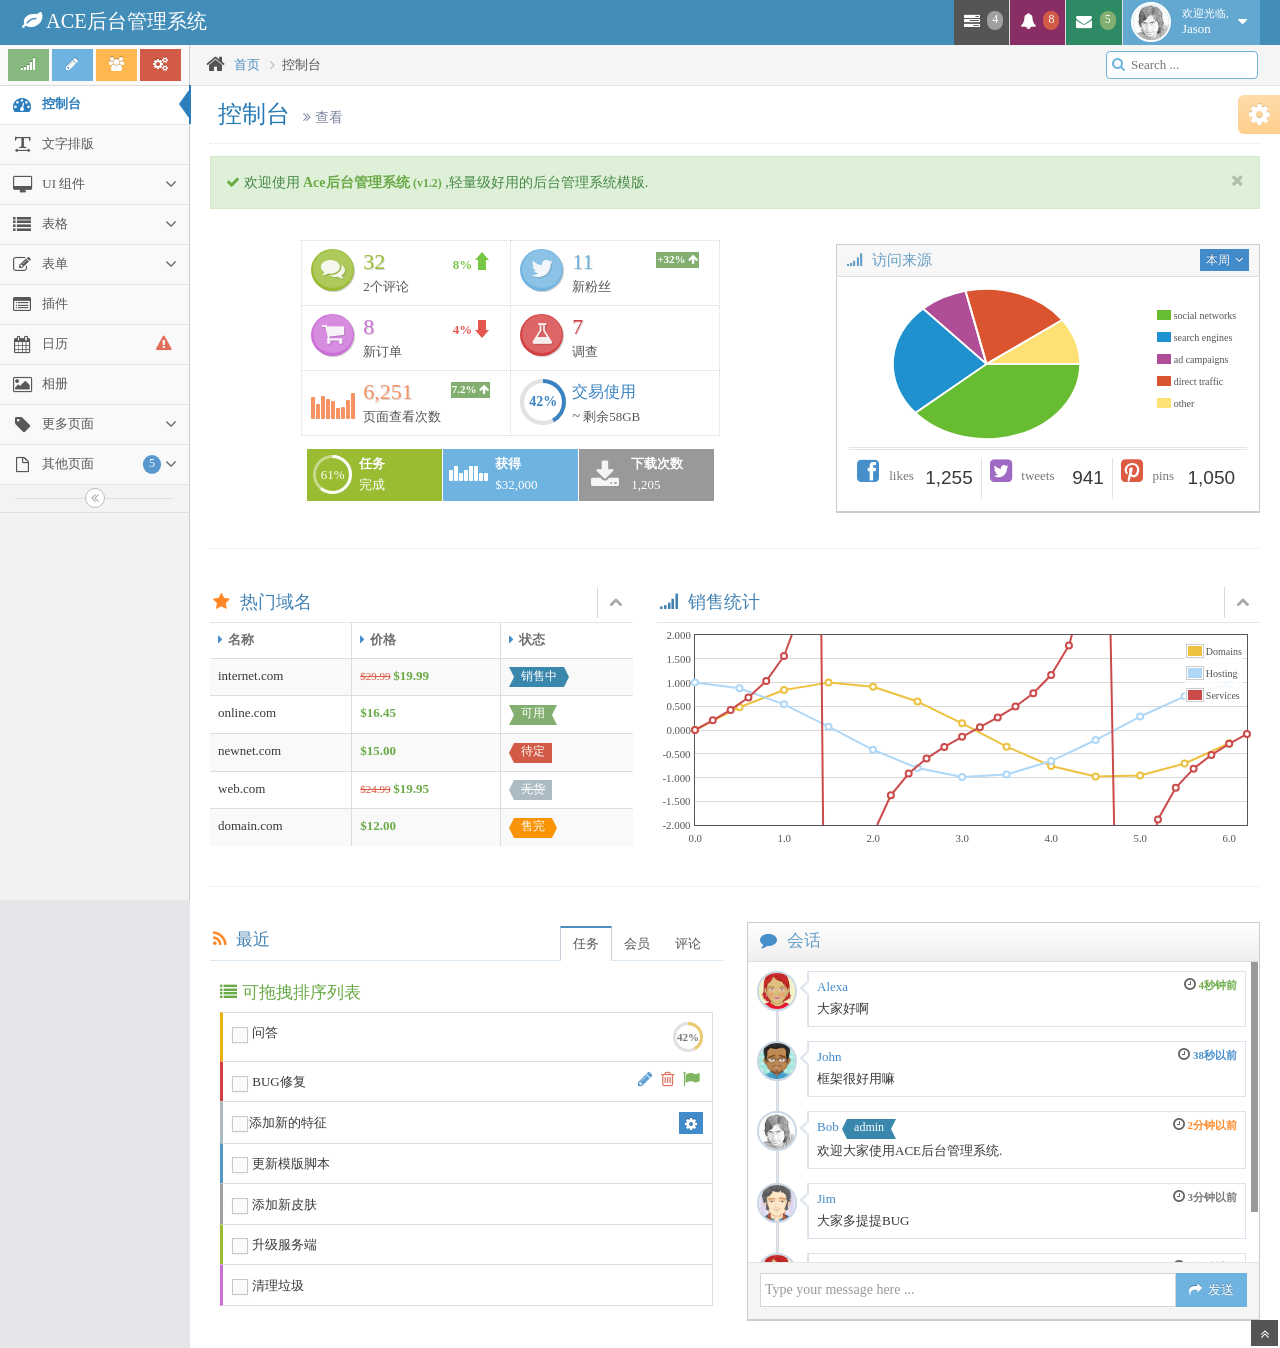
<file: WMS.Web.Admin/assets/ace_demo/index.html>
﻿<!DOCTYPE html>
<html lang="en">
	<head>
		<meta charset="utf-8" />
		<title>控制台 - Bootstrap后台管理系统模版Ace下载</title>
		<meta name="keywords" content="Bootstrap模版,Bootstrap模版下载,Bootstrap教程,Bootstrap中文" />
		<meta name="description" content="站长素材提供Bootstrap模版,Bootstrap教程,Bootstrap中文翻译等相关Bootstrap插件下载" />
		<meta name="viewport" content="width=device-width, initial-scale=1.0" />
		<!-- basic styles -->
		<link href="assets/css/bootstrap.min.css" rel="stylesheet" />
		<link rel="stylesheet" href="assets/css/font-awesome.min.css" />

		<!--[if IE 7]>
		  <link rel="stylesheet" href="assets/css/font-awesome-ie7.min.css" />
		<![endif]-->

		<!-- page specific plugin styles -->

		<!-- fonts -->

		<!--<link rel="stylesheet" href="http://fonts.googleapis.com/css?family=Open+Sans:400,300" />-->

		<!-- ace styles -->

		<link rel="stylesheet" href="assets/css/ace.min.css" />
		<link rel="stylesheet" href="assets/css/ace-rtl.min.css" />
		<link rel="stylesheet" href="assets/css/ace-skins.min.css" />

		<!--[if lte IE 8]>
		  <link rel="stylesheet" href="assets/css/ace-ie.min.css" />
		<![endif]-->

		<!-- inline styles related to this page -->

		<!-- ace settings handler -->

		<script src="assets/js/ace-extra.min.js"></script>

		<!-- HTML5 shim and Respond.js IE8 support of HTML5 elements and media queries -->

		<!--[if lt IE 9]>
		<script src="assets/js/html5shiv.js"></script>
		<script src="assets/js/respond.min.js"></script>
		<![endif]-->
	</head>

	<body>
		<div class="navbar navbar-default" id="navbar">
			<script type="text/javascript">
				try{ace.settings.check('navbar' , 'fixed')}catch(e){}
			</script>

			<div class="navbar-container" id="navbar-container">
				<div class="navbar-header pull-left">
					<a href="#" class="navbar-brand">
						<small>
							<i class="icon-leaf"></i>
							ACE后台管理系统
						</small>
					</a><!-- /.brand -->
				</div><!-- /.navbar-header -->

				<div class="navbar-header pull-right" role="navigation">
					<ul class="nav ace-nav">
						<li class="grey">
							<a data-toggle="dropdown" class="dropdown-toggle" href="#">
								<i class="icon-tasks"></i>
								<span class="badge badge-grey">4</span>
							</a>

							<ul class="pull-right dropdown-navbar dropdown-menu dropdown-caret dropdown-close">
								<li class="dropdown-header">
									<i class="icon-ok"></i>
									还有4个任务完成
								</li>

								<li>
									<a href="#">
										<div class="clearfix">
											<span class="pull-left">软件更新</span>
											<span class="pull-right">65%</span>
										</div>

										<div class="progress progress-mini ">
											<div style="width:65%" class="progress-bar "></div>
										</div>
									</a>
								</li>

								<li>
									<a href="#">
										<div class="clearfix">
											<span class="pull-left">硬件更新</span>
											<span class="pull-right">35%</span>
										</div>

										<div class="progress progress-mini ">
											<div style="width:35%" class="progress-bar progress-bar-danger"></div>
										</div>
									</a>
								</li>

								<li>
									<a href="#">
										<div class="clearfix">
											<span class="pull-left">单元测试</span>
											<span class="pull-right">15%</span>
										</div>

										<div class="progress progress-mini ">
											<div style="width:15%" class="progress-bar progress-bar-warning"></div>
										</div>
									</a>
								</li>

								<li>
									<a href="#">
										<div class="clearfix">
											<span class="pull-left">错误修复</span>
											<span class="pull-right">90%</span>
										</div>

										<div class="progress progress-mini progress-striped active">
											<div style="width:90%" class="progress-bar progress-bar-success"></div>
										</div>
									</a>
								</li>

								<li>
									<a href="#">
										查看任务详情
										<i class="icon-arrow-right"></i>
									</a>
								</li>
							</ul>
						</li>

						<li class="purple">
							<a data-toggle="dropdown" class="dropdown-toggle" href="#">
								<i class="icon-bell-alt icon-animated-bell"></i>
								<span class="badge badge-important">8</span>
							</a>

							<ul class="pull-right dropdown-navbar navbar-pink dropdown-menu dropdown-caret dropdown-close">
								<li class="dropdown-header">
									<i class="icon-warning-sign"></i>
									8条通知
								</li>

								<li>
									<a href="#">
										<div class="clearfix">
											<span class="pull-left">
												<i class="btn btn-xs no-hover btn-pink icon-comment"></i>
												新闻评论
											</span>
											<span class="pull-right badge badge-info">+12</span>
										</div>
									</a>
								</li>

								<li>
									<a href="#">
										<i class="btn btn-xs btn-primary icon-user"></i>
										切换为编辑登录..
									</a>
								</li>

								<li>
									<a href="#">
										<div class="clearfix">
											<span class="pull-left">
												<i class="btn btn-xs no-hover btn-success icon-shopping-cart"></i>
												新订单
											</span>
											<span class="pull-right badge badge-success">+8</span>
										</div>
									</a>
								</li>

								<li>
									<a href="#">
										<div class="clearfix">
											<span class="pull-left">
												<i class="btn btn-xs no-hover btn-info icon-twitter"></i>
												粉丝
											</span>
											<span class="pull-right badge badge-info">+11</span>
										</div>
									</a>
								</li>

								<li>
									<a href="#">
										查看所有通知
										<i class="icon-arrow-right"></i>
									</a>
								</li>
							</ul>
						</li>

						<li class="green">
							<a data-toggle="dropdown" class="dropdown-toggle" href="#">
								<i class="icon-envelope icon-animated-vertical"></i>
								<span class="badge badge-success">5</span>
							</a>

							<ul class="pull-right dropdown-navbar dropdown-menu dropdown-caret dropdown-close">
								<li class="dropdown-header">
									<i class="icon-envelope-alt"></i>
									5条消息
								</li>

								<li>
									<a href="#">
										<img src="assets/avatars/avatar.png" class="msg-photo" alt="Alex's Avatar" />
										<span class="msg-body">
											<span class="msg-title">
												<span class="blue">Alex:</span>
												不知道写啥 ...
											</span>

											<span class="msg-time">
												<i class="icon-time"></i>
												<span>1分钟以前</span>
											</span>
										</span>
									</a>
								</li>

								<li>
									<a href="#">
										<img src="assets/avatars/avatar3.png" class="msg-photo" alt="Susan's Avatar" />
										<span class="msg-body">
											<span class="msg-title">
												<span class="blue">Susan:</span>
												不知道翻译...
											</span>

											<span class="msg-time">
												<i class="icon-time"></i>
												<span>20分钟以前</span>
											</span>
										</span>
									</a>
								</li>

								<li>
									<a href="#">
										<img src="assets/avatars/avatar4.png" class="msg-photo" alt="Bob's Avatar" />
										<span class="msg-body">
											<span class="msg-title">
												<span class="blue">Bob:</span>
												到底是不是英文 ...
											</span>

											<span class="msg-time">
												<i class="icon-time"></i>
												<span>下午3:15</span>
											</span>
										</span>
									</a>
								</li>

								<li>
									<a href="inbox.html">
										查看所有消息
										<i class="icon-arrow-right"></i>
									</a>
								</li>
							</ul>
						</li>

						<li class="light-blue">
							<a data-toggle="dropdown" href="#" class="dropdown-toggle">
								<img class="nav-user-photo" src="assets/avatars/user.jpg" alt="Jason's Photo" />
								<span class="user-info">
									<small>欢迎光临,</small>
									Jason
								</span>

								<i class="icon-caret-down"></i>
							</a>

							<ul class="user-menu pull-right dropdown-menu dropdown-yellow dropdown-caret dropdown-close">
								<li>
									<a href="#">
										<i class="icon-cog"></i>
										设置
									</a>
								</li>

								<li>
									<a href="#">
										<i class="icon-user"></i>
										个人资料
									</a>
								</li>

								<li class="divider"></li>

								<li>
									<a href="#">
										<i class="icon-off"></i>
										退出
									</a>
								</li>
							</ul>
						</li>
					</ul><!-- /.ace-nav -->
				</div><!-- /.navbar-header -->
			</div><!-- /.container -->
		</div>

		<div class="main-container" id="main-container">
			<script type="text/javascript">
				try{ace.settings.check('main-container' , 'fixed')}catch(e){}
			</script>

			<div class="main-container-inner">
				<a class="menu-toggler" id="menu-toggler" href="#">
					<span class="menu-text"></span>
				</a>

				<div class="sidebar" id="sidebar">
					<script type="text/javascript">
						try{ace.settings.check('sidebar' , 'fixed')}catch(e){}
					</script>

					<div class="sidebar-shortcuts" id="sidebar-shortcuts">
						<div class="sidebar-shortcuts-large" id="sidebar-shortcuts-large">
							<button class="btn btn-success">
								<i class="icon-signal"></i>
							</button>

							<button class="btn btn-info">
								<i class="icon-pencil"></i>
							</button>

							<button class="btn btn-warning">
								<i class="icon-group"></i>
							</button>

							<button class="btn btn-danger">
								<i class="icon-cogs"></i>
							</button>
						</div>

						<div class="sidebar-shortcuts-mini" id="sidebar-shortcuts-mini">
							<span class="btn btn-success"></span>

							<span class="btn btn-info"></span>

							<span class="btn btn-warning"></span>

							<span class="btn btn-danger"></span>
						</div>
					</div><!-- #sidebar-shortcuts -->

					<ul class="nav nav-list">
						<li class="active">
							<a href="index.html">
								<i class="icon-dashboard"></i>
								<span class="menu-text"> 控制台 </span>
							</a>
						</li>

						<li>
							<a href="typography.html">
								<i class="icon-text-width"></i>
								<span class="menu-text"> 文字排版 </span>
							</a>
						</li>

						<li>
							<a href="#" class="dropdown-toggle">
								<i class="icon-desktop"></i>
								<span class="menu-text"> UI 组件 </span>

								<b class="arrow icon-angle-down"></b>
							</a>

							<ul class="submenu">
								<li>
									<a href="elements.html">
										<i class="icon-double-angle-right"></i>
										组件
									</a>
								</li>

								<li>
									<a href="buttons.html">
										<i class="icon-double-angle-right"></i>
										按钮 &amp; 图表
									</a>
								</li>

								<li>
									<a href="treeview.html">
										<i class="icon-double-angle-right"></i>
										树菜单
									</a>
								</li>

								<li>
									<a href="jquery-ui.html">
										<i class="icon-double-angle-right"></i>
										jQuery UI
									</a>
								</li>

								<li>
									<a href="nestable-list.html">
										<i class="icon-double-angle-right"></i>
										可拖拽列表
									</a>
								</li>

								<li>
									<a href="#" class="dropdown-toggle">
										<i class="icon-double-angle-right"></i>

										三级菜单
										<b class="arrow icon-angle-down"></b>
									</a>

									<ul class="submenu">
										<li>
											<a href="#">
												<i class="icon-leaf"></i>
												第一级
											</a>
										</li>

										<li>
											<a href="#" class="dropdown-toggle">
												<i class="icon-pencil"></i>

												第四级
												<b class="arrow icon-angle-down"></b>
											</a>

											<ul class="submenu">
												<li>
													<a href="#">
														<i class="icon-plus"></i>
														添加产品
													</a>
												</li>

												<li>
													<a href="#">
														<i class="icon-eye-open"></i>
														查看商品
													</a>
												</li>
											</ul>
										</li>
									</ul>
								</li>
							</ul>
						</li>

						<li>
							<a href="#" class="dropdown-toggle">
								<i class="icon-list"></i>
								<span class="menu-text"> 表格 </span>

								<b class="arrow icon-angle-down"></b>
							</a>

							<ul class="submenu">
								<li>
									<a href="tables.html">
										<i class="icon-double-angle-right"></i>
										简单 &amp; 动态
									</a>
								</li>

								<li>
									<a href="jqgrid.html">
										<i class="icon-double-angle-right"></i>
										jqGrid plugin
									</a>
								</li>
							</ul>
						</li>

						<li>
							<a href="#" class="dropdown-toggle">
								<i class="icon-edit"></i>
								<span class="menu-text"> 表单 </span>

								<b class="arrow icon-angle-down"></b>
							</a>

							<ul class="submenu">
								<li>
									<a href="form-elements.html">
										<i class="icon-double-angle-right"></i>
										表单组件
									</a>
								</li>

								<li>
									<a href="form-wizard.html">
										<i class="icon-double-angle-right"></i>
										向导提示 &amp; 验证
									</a>
								</li>

								<li>
									<a href="wysiwyg.html">
										<i class="icon-double-angle-right"></i>
										编辑器
									</a>
								</li>

								<li>
									<a href="dropzone.html">
										<i class="icon-double-angle-right"></i>
										文件上传
									</a>
								</li>
							</ul>
						</li>

						<li>
							<a href="widgets.html">
								<i class="icon-list-alt"></i>
								<span class="menu-text"> 插件 </span>
							</a>
						</li>

						<li>
							<a href="calendar.html">
								<i class="icon-calendar"></i>

								<span class="menu-text">
									日历
									<span class="badge badge-transparent tooltip-error" title="2&nbsp;Important&nbsp;Events">
										<i class="icon-warning-sign red bigger-130"></i>
									</span>
								</span>
							</a>
						</li>

						<li>
							<a href="gallery.html">
								<i class="icon-picture"></i>
								<span class="menu-text"> 相册 </span>
							</a>
						</li>

						<li>
							<a href="#" class="dropdown-toggle">
								<i class="icon-tag"></i>
								<span class="menu-text"> 更多页面 </span>

								<b class="arrow icon-angle-down"></b>
							</a>

							<ul class="submenu">
								<li>
									<a href="profile.html">
										<i class="icon-double-angle-right"></i>
										用户信息
									</a>
								</li>

								<li>
									<a href="inbox.html">
										<i class="icon-double-angle-right"></i>
										收件箱
									</a>
								</li>

								<li>
									<a href="pricing.html">
										<i class="icon-double-angle-right"></i>
										售价单
									</a>
								</li>

								<li>
									<a href="invoice.html">
										<i class="icon-double-angle-right"></i>
										购物车
									</a>
								</li>

								<li>
									<a href="timeline.html">
										<i class="icon-double-angle-right"></i>
										时间轴
									</a>
								</li>

								<li>
									<a href="login.html">
										<i class="icon-double-angle-right"></i>
										登录 &amp; 注册
									</a>
								</li>
							</ul>
						</li>

						<li>
							<a href="#" class="dropdown-toggle">
								<i class="icon-file-alt"></i>

								<span class="menu-text">
									其他页面
									<span class="badge badge-primary ">5</span>
								</span>

								<b class="arrow icon-angle-down"></b>
							</a>

							<ul class="submenu">
								<li>
									<a href="faq.html">
										<i class="icon-double-angle-right"></i>
										帮助
									</a>
								</li>

								<li>
									<a href="error-404.html">
										<i class="icon-double-angle-right"></i>
										404错误页面
									</a>
								</li>

								<li>
									<a href="error-500.html">
										<i class="icon-double-angle-right"></i>
										500错误页面
									</a>
								</li>

								<li>
									<a href="grid.html">
										<i class="icon-double-angle-right"></i>
										网格
									</a>
								</li>

								<li>
									<a href="blank.html">
										<i class="icon-double-angle-right"></i>
										空白页面
									</a>
								</li>
							</ul>
						</li>
					</ul><!-- /.nav-list -->

					<div class="sidebar-collapse" id="sidebar-collapse">
						<i class="icon-double-angle-left" data-icon1="icon-double-angle-left" data-icon2="icon-double-angle-right"></i>
					</div>

					<script type="text/javascript">
						try{ace.settings.check('sidebar' , 'collapsed')}catch(e){}
					</script>
				</div>

				<div class="main-content">
					<div class="breadcrumbs" id="breadcrumbs">
						<script type="text/javascript">
							try{ace.settings.check('breadcrumbs' , 'fixed')}catch(e){}
						</script>

						<ul class="breadcrumb">
							<li>
								<i class="icon-home home-icon"></i>
								<a href="#">首页</a>
							</li>
							<li class="active">控制台</li>
						</ul><!-- .breadcrumb -->

						<div class="nav-search" id="nav-search">
							<form class="form-search">
								<span class="input-icon">
									<input type="text" placeholder="Search ..." class="nav-search-input" id="nav-search-input" autocomplete="off" />
									<i class="icon-search nav-search-icon"></i>
								</span>
							</form>
						</div><!-- #nav-search -->
					</div>

					<div class="page-content">
						<div class="page-header">
							<h1>
								控制台
								<small>
									<i class="icon-double-angle-right"></i>
									 查看
								</small>
							</h1>
						</div><!-- /.page-header -->

						<div class="row">
							<div class="col-xs-12">
								<!-- PAGE CONTENT BEGINS -->

								<div class="alert alert-block alert-success">
									<button type="button" class="close" data-dismiss="alert">
										<i class="icon-remove"></i>
									</button>

									<i class="icon-ok green"></i>

									欢迎使用
									<strong class="green">
										Ace后台管理系统
										<small>(v1.2)</small>
									</strong>
									,轻量级好用的后台管理系统模版.	
								</div>

								<div class="row">
									<div class="space-6"></div>

									<div class="col-sm-7 infobox-container">
										<div class="infobox infobox-green  ">
											<div class="infobox-icon">
												<i class="icon-comments"></i>
											</div>

											<div class="infobox-data">
												<span class="infobox-data-number">32</span>
												<div class="infobox-content">2个评论</div>
											</div>
											<div class="stat stat-success">8%</div>
										</div>

										<div class="infobox infobox-blue  ">
											<div class="infobox-icon">
												<i class="icon-twitter"></i>
											</div>

											<div class="infobox-data">
												<span class="infobox-data-number">11</span>
												<div class="infobox-content">新粉丝</div>
											</div>

											<div class="badge badge-success">
												+32%
												<i class="icon-arrow-up"></i>
											</div>
										</div>

										<div class="infobox infobox-pink  ">
											<div class="infobox-icon">
												<i class="icon-shopping-cart"></i>
											</div>

											<div class="infobox-data">
												<span class="infobox-data-number">8</span>
												<div class="infobox-content">新订单</div>
											</div>
											<div class="stat stat-important">4%</div>
										</div>

										<div class="infobox infobox-red  ">
											<div class="infobox-icon">
												<i class="icon-beaker"></i>
											</div>

											<div class="infobox-data">
												<span class="infobox-data-number">7</span>
												<div class="infobox-content">调查</div>
											</div>
										</div>

										<div class="infobox infobox-orange2  ">
											<div class="infobox-chart">
												<span class="sparkline" data-values="196,128,202,177,154,94,100,170,224"></span>
											</div>

											<div class="infobox-data">
												<span class="infobox-data-number">6,251</span>
												<div class="infobox-content">页面查看次数</div>
											</div>

											<div class="badge badge-success">
												7.2%
												<i class="icon-arrow-up"></i>
											</div>
										</div>

										<div class="infobox infobox-blue2  ">
											<div class="infobox-progress">
												<div class="easy-pie-chart percentage" data-percent="42" data-size="46">
													<span class="percent">42</span>%
												</div>
											</div>

											<div class="infobox-data">
												<span class="infobox-text">交易使用</span>

												<div class="infobox-content">
													<span class="bigger-110">~</span>
													剩余58GB
												</div>
											</div>
										</div>

										<div class="space-6"></div>

										<div class="infobox infobox-green infobox-small infobox-dark">
											<div class="infobox-progress">
												<div class="easy-pie-chart percentage" data-percent="61" data-size="39">
													<span class="percent">61</span>%
												</div>
											</div>

											<div class="infobox-data">
												<div class="infobox-content">任务</div>
												<div class="infobox-content">完成</div>
											</div>
										</div>

										<div class="infobox infobox-blue infobox-small infobox-dark">
											<div class="infobox-chart">
												<span class="sparkline" data-values="3,4,2,3,4,4,2,2"></span>
											</div>

											<div class="infobox-data">
												<div class="infobox-content">获得</div>
												<div class="infobox-content">$32,000</div>
											</div>
										</div>

										<div class="infobox infobox-grey infobox-small infobox-dark">
											<div class="infobox-icon">
												<i class="icon-download-alt"></i>
											</div>

											<div class="infobox-data">
												<div class="infobox-content">下载次数</div>
												<div class="infobox-content">1,205</div>
											</div>
										</div>
									</div>

									<div class="vspace-sm"></div>

									<div class="col-sm-5">
										<div class="widget-box">
											<div class="widget-header widget-header-flat widget-header-small">
												<h5>
													<i class="icon-signal"></i>
													访问来源
												</h5>

												<div class="widget-toolbar no-border">
													<button class="btn btn-minier btn-primary dropdown-toggle" data-toggle="dropdown">
														本周
														<i class="icon-angle-down icon-on-right bigger-110"></i>
													</button>

													<ul class="dropdown-menu pull-right dropdown-125 dropdown-lighter dropdown-caret">
														<li class="active">
															<a href="#" class="blue">
																<i class="icon-caret-right bigger-110">&nbsp;</i>
																本周
															</a>
														</li>

														<li>
															<a href="#">
																<i class="icon-caret-right bigger-110 invisible">&nbsp;</i>
																上周
															</a>
														</li>

														<li>
															<a href="#">
																<i class="icon-caret-right bigger-110 invisible">&nbsp;</i>
																本月
															</a>
														</li>

														<li>
															<a href="#">
																<i class="icon-caret-right bigger-110 invisible">&nbsp;</i>
																上月
															</a>
														</li>
													</ul>
												</div>
											</div>

											<div class="widget-body">
												<div class="widget-main">
													<div id="piechart-placeholder"></div>

													<div class="hr hr8 hr-double"></div>

													<div class="clearfix">
														<div class="grid3">
															<span class="grey">
																<i class="icon-facebook-sign icon-2x blue"></i>
																&nbsp; likes
															</span>
															<h4 class="bigger pull-right">1,255</h4>
														</div>

														<div class="grid3">
															<span class="grey">
																<i class="icon-twitter-sign icon-2x purple"></i>
																&nbsp; tweets
															</span>
															<h4 class="bigger pull-right">941</h4>
														</div>

														<div class="grid3">
															<span class="grey">
																<i class="icon-pinterest-sign icon-2x red"></i>
																&nbsp; pins
															</span>
															<h4 class="bigger pull-right">1,050</h4>
														</div>
													</div>
												</div><!-- /widget-main -->
											</div><!-- /widget-body -->
										</div><!-- /widget-box -->
									</div><!-- /span -->
								</div><!-- /row -->

								<div class="hr hr32 hr-dotted"></div>

								<div class="row">
									<div class="col-sm-5">
										<div class="widget-box transparent">
											<div class="widget-header widget-header-flat">
												<h4 class="lighter">
													<i class="icon-star orange"></i>
													热门域名
												</h4>

												<div class="widget-toolbar">
													<a href="#" data-action="collapse">
														<i class="icon-chevron-up"></i>
													</a>
												</div>
											</div>

											<div class="widget-body">
												<div class="widget-main no-padding">
													<table class="table table-bordered table-striped">
														<thead class="thin-border-bottom">
															<tr>
																<th>
																	<i class="icon-caret-right blue"></i>
																	名称
																</th>

																<th>
																	<i class="icon-caret-right blue"></i>
																	价格
																</th>

																<th class="hidden-480">
																	<i class="icon-caret-right blue"></i>
																	状态
																</th>
															</tr>
														</thead>

														<tbody>
															<tr>
																<td>internet.com</td>

																<td>
																	<small>
																		<s class="red">$29.99</s>
																	</small>
																	<b class="green">$19.99</b>
																</td>

																<td class="hidden-480">
																	<span class="label label-info arrowed-right arrowed-in">销售中</span>
																</td>
															</tr>

															<tr>
																<td>online.com</td>

																<td>
																	<small>
																		<s class="red"></s>
																	</small>
																	<b class="green">$16.45</b>
																</td>

																<td class="hidden-480">
																	<span class="label label-success arrowed-in arrowed-in-right">可用</span>
																</td>
															</tr>

															<tr>
																<td>newnet.com</td>

																<td>
																	<small>
																		<s class="red"></s>
																	</small>
																	<b class="green">$15.00</b>
																</td>

																<td class="hidden-480">
																	<span class="label label-danger arrowed">待定</span>
																</td>
															</tr>

															<tr>
																<td>web.com</td>

																<td>
																	<small>
																		<s class="red">$24.99</s>
																	</small>
																	<b class="green">$19.95</b>
																</td>

																<td class="hidden-480">
																	<span class="label arrowed">
																		<s>无货</s>
																	</span>
																</td>
															</tr>

															<tr>
																<td>domain.com</td>

																<td>
																	<small>
																		<s class="red"></s>
																	</small>
																	<b class="green">$12.00</b>
																</td>

																<td class="hidden-480">
																	<span class="label label-warning arrowed arrowed-right">售完</span>
																</td>
															</tr>
														</tbody>
													</table>
												</div><!-- /widget-main -->
											</div><!-- /widget-body -->
										</div><!-- /widget-box -->
									</div>

									<div class="col-sm-7">
										<div class="widget-box transparent">
											<div class="widget-header widget-header-flat">
												<h4 class="lighter">
													<i class="icon-signal"></i>
													销售统计
												</h4>

												<div class="widget-toolbar">
													<a href="#" data-action="collapse">
														<i class="icon-chevron-up"></i>
													</a>
												</div>
											</div>

											<div class="widget-body">
												<div class="widget-main padding-4">
													<div id="sales-charts"></div>
												</div><!-- /widget-main -->
											</div><!-- /widget-body -->
										</div><!-- /widget-box -->
									</div>
								</div>

								<div class="hr hr32 hr-dotted"></div>

								<div class="row">
									<div class="col-sm-6">
										<div class="widget-box transparent" id="recent-box">
											<div class="widget-header">
												<h4 class="lighter smaller">
													<i class="icon-rss orange"></i>
													最近
												</h4>

												<div class="widget-toolbar no-border">
													<ul class="nav nav-tabs" id="recent-tab">
														<li class="active">
															<a data-toggle="tab" href="#task-tab">任务</a>
														</li>

														<li>
															<a data-toggle="tab" href="#member-tab">会员</a>
														</li>

														<li>
															<a data-toggle="tab" href="#comment-tab">评论</a>
														</li>
													</ul>
												</div>
											</div>

											<div class="widget-body">
												<div class="widget-main padding-4">
													<div class="tab-content padding-8 overflow-visible">
														<div id="task-tab" class="tab-pane active">
															<h4 class="smaller lighter green">
																<i class="icon-list"></i>
																可拖拽排序列表
															</h4>

															<ul id="tasks" class="item-list">
																<li class="item-orange clearfix">
																	<label class="inline">
																		<input type="checkbox" class="ace" />
																		<span class="lbl"> 问答</span>
																	</label>

																	<div class="pull-right easy-pie-chart percentage" data-size="30" data-color="#ECCB71" data-percent="42">
																		<span class="percent">42</span>%
																	</div>
																</li>

																<li class="item-red clearfix">
																	<label class="inline">
																		<input type="checkbox" class="ace" />
																		<span class="lbl"> BUG修复</span>
																	</label>

																	<div class="pull-right action-buttons">
																		<a href="#" class="blue">
																			<i class="icon-pencil bigger-130"></i>
																		</a>

																		<span class="vbar"></span>

																		<a href="#" class="red">
																			<i class="icon-trash bigger-130"></i>
																		</a>

																		<span class="vbar"></span>

																		<a href="#" class="green">
																			<i class="icon-flag bigger-130"></i>
																		</a>
																	</div>
																</li>

																<li class="item-default clearfix">
																	<label class="inline">
																		<input type="checkbox" class="ace" />
																		<span class="lbl">添加新的特征</span>
																	</label>

																	<div class="inline pull-right position-relative dropdown-hover">
																		<button class="btn btn-minier bigger btn-primary">
																			<i class="icon-cog icon-only bigger-120"></i>
																		</button>

																		<ul class="dropdown-menu dropdown-only-icon dropdown-yellow dropdown-caret dropdown-close pull-right">
																			<li>
																				<a href="#" class="tooltip-success" data-rel="tooltip" title="Mark&nbsp;as&nbsp;done">
																					<span class="green">
																						<i class="icon-ok bigger-110"></i>
																					</span>
																				</a>
																			</li>

																			<li>
																				<a href="#" class="tooltip-error" data-rel="tooltip" title="Delete">
																					<span class="red">
																						<i class="icon-trash bigger-110"></i>
																					</span>
																				</a>
																			</li>
																		</ul>
																	</div>
																</li>

																<li class="item-blue clearfix">
																	<label class="inline">
																		<input type="checkbox" class="ace" />
																		<span class="lbl"> 更新模版脚本</span>
																	</label>
																</li>

																<li class="item-grey clearfix">
																	<label class="inline">
																		<input type="checkbox" class="ace" />
																		<span class="lbl"> 添加新皮肤</span>
																	</label>
																</li>

																<li class="item-green clearfix">
																	<label class="inline">
																		<input type="checkbox" class="ace" />
																		<span class="lbl"> 升级服务端</span>
																	</label>
																</li>

																<li class="item-pink clearfix">
																	<label class="inline">
																		<input type="checkbox" class="ace" />
																		<span class="lbl"> 清理垃圾</span>
																	</label>
																</li>
															</ul>
														</div>

														<div id="member-tab" class="tab-pane">
															<div class="clearfix">
																<div class="itemdiv memberdiv">
																	<div class="user">
																		<img alt="Bob Doe's avatar" src="assets/avatars/user.jpg" />
																	</div>

																	<div class="body">
																		<div class="name">
																			<a href="#">Bob Doe</a>
																		</div>

																		<div class="time">
																			<i class="icon-time"></i>
																			<span class="green">20 min</span>
																		</div>

																		<div>
																			<span class="label label-warning label-sm">pending</span>

																			<div class="inline position-relative">
																				<button class="btn btn-minier bigger btn-yellow btn-no-border dropdown-toggle" data-toggle="dropdown">
																					<i class="icon-angle-down icon-only bigger-120"></i>
																				</button>

																				<ul class="dropdown-menu dropdown-only-icon dropdown-yellow pull-right dropdown-caret dropdown-close">
																					<li>
																						<a href="#" class="tooltip-success" data-rel="tooltip" title="Approve">
																							<span class="green">
																								<i class="icon-ok bigger-110"></i>
																							</span>
																						</a>
																					</li>

																					<li>
																						<a href="#" class="tooltip-warning" data-rel="tooltip" title="Reject">
																							<span class="orange">
																								<i class="icon-remove bigger-110"></i>
																							</span>
																						</a>
																					</li>

																					<li>
																						<a href="#" class="tooltip-error" data-rel="tooltip" title="Delete">
																							<span class="red">
																								<i class="icon-trash bigger-110"></i>
																							</span>
																						</a>
																					</li>
																				</ul>
																			</div>
																		</div>
																	</div>
																</div>

																<div class="itemdiv memberdiv">
																	<div class="user">
																		<img alt="Joe Doe's avatar" src="assets/avatars/avatar2.png" />
																	</div>

																	<div class="body">
																		<div class="name">
																			<a href="#">Joe Doe</a>
																		</div>

																		<div class="time">
																			<i class="icon-time"></i>
																			<span class="green">1 hour</span>
																		</div>

																		<div>
																			<span class="label label-warning label-sm">pending</span>

																			<div class="inline position-relative">
																				<button class="btn btn-minier bigger btn-yellow btn-no-border dropdown-toggle" data-toggle="dropdown">
																					<i class="icon-angle-down icon-only bigger-120"></i>
																				</button>

																				<ul class="dropdown-menu dropdown-only-icon dropdown-yellow pull-right dropdown-caret dropdown-close">
																					<li>
																						<a href="#" class="tooltip-success" data-rel="tooltip" title="Approve">
																							<span class="green">
																								<i class="icon-ok bigger-110"></i>
																							</span>
																						</a>
																					</li>

																					<li>
																						<a href="#" class="tooltip-warning" data-rel="tooltip" title="Reject">
																							<span class="orange">
																								<i class="icon-remove bigger-110"></i>
																							</span>
																						</a>
																					</li>

																					<li>
																						<a href="#" class="tooltip-error" data-rel="tooltip" title="Delete">
																							<span class="red">
																								<i class="icon-trash bigger-110"></i>
																							</span>
																						</a>
																					</li>
																				</ul>
																			</div>
																		</div>
																	</div>
																</div>

																<div class="itemdiv memberdiv">
																	<div class="user">
																		<img alt="Jim Doe's avatar" src="assets/avatars/avatar.png" />
																	</div>

																	<div class="body">
																		<div class="name">
																			<a href="#">Jim Doe</a>
																		</div>

																		<div class="time">
																			<i class="icon-time"></i>
																			<span class="green">2 hour</span>
																		</div>

																		<div>
																			<span class="label label-warning label-sm">pending</span>

																			<div class="inline position-relative">
																				<button class="btn btn-minier bigger btn-yellow btn-no-border dropdown-toggle" data-toggle="dropdown">
																					<i class="icon-angle-down icon-only bigger-120"></i>
																				</button>

																				<ul class="dropdown-menu dropdown-only-icon dropdown-yellow pull-right dropdown-caret dropdown-close">
																					<li>
																						<a href="#" class="tooltip-success" data-rel="tooltip" title="Approve">
																							<span class="green">
																								<i class="icon-ok bigger-110"></i>
																							</span>
																						</a>
																					</li>

																					<li>
																						<a href="#" class="tooltip-warning" data-rel="tooltip" title="Reject">
																							<span class="orange">
																								<i class="icon-remove bigger-110"></i>
																							</span>
																						</a>
																					</li>

																					<li>
																						<a href="#" class="tooltip-error" data-rel="tooltip" title="Delete">
																							<span class="red">
																								<i class="icon-trash bigger-110"></i>
																							</span>
																						</a>
																					</li>
																				</ul>
																			</div>
																		</div>
																	</div>
																</div>

																<div class="itemdiv memberdiv">
																	<div class="user">
																		<img alt="Alex Doe's avatar" src="assets/avatars/avatar5.png" />
																	</div>

																	<div class="body">
																		<div class="name">
																			<a href="#">Alex Doe</a>
																		</div>

																		<div class="time">
																			<i class="icon-time"></i>
																			<span class="green">3 hour</span>
																		</div>

																		<div>
																			<span class="label label-danger label-sm">blocked</span>
																		</div>
																	</div>
																</div>

																<div class="itemdiv memberdiv">
																	<div class="user">
																		<img alt="Bob Doe's avatar" src="assets/avatars/avatar2.png" />
																	</div>

																	<div class="body">
																		<div class="name">
																			<a href="#">Bob Doe</a>
																		</div>

																		<div class="time">
																			<i class="icon-time"></i>
																			<span class="green">6 hour</span>
																		</div>

																		<div>
																			<span class="label label-success label-sm arrowed-in">approved</span>
																		</div>
																	</div>
																</div>

																<div class="itemdiv memberdiv">
																	<div class="user">
																		<img alt="Susan's avatar" src="assets/avatars/avatar3.png" />
																	</div>

																	<div class="body">
																		<div class="name">
																			<a href="#">Susan</a>
																		</div>

																		<div class="time">
																			<i class="icon-time"></i>
																			<span class="green">yesterday</span>
																		</div>

																		<div>
																			<span class="label label-success label-sm arrowed-in">approved</span>
																		</div>
																	</div>
																</div>

																<div class="itemdiv memberdiv">
																	<div class="user">
																		<img alt="Phil Doe's avatar" src="assets/avatars/avatar4.png" />
																	</div>

																	<div class="body">
																		<div class="name">
																			<a href="#">Phil Doe</a>
																		</div>

																		<div class="time">
																			<i class="icon-time"></i>
																			<span class="green">2 days ago</span>
																		</div>

																		<div>
																			<span class="label label-info label-sm arrowed-in arrowed-in-right">online</span>
																		</div>
																	</div>
																</div>

																<div class="itemdiv memberdiv">
																	<div class="user">
																		<img alt="Alexa Doe's avatar" src="assets/avatars/avatar1.png" />
																	</div>

																	<div class="body">
																		<div class="name">
																			<a href="#">Alexa Doe</a>
																		</div>

																		<div class="time">
																			<i class="icon-time"></i>
																			<span class="green">3天以前</span>
																		</div>

																		<div>
																			<span class="label label-success label-sm arrowed-in">approved</span>
																		</div>
																	</div>
																</div>
															</div>

															<div class="center">
																<i class="icon-group icon-2x green"></i>

																&nbsp;
																<a href="#">
																	查看所有会员 &nbsp;
																	<i class="icon-arrow-right"></i>
																</a>
															</div>

															<div class="hr hr-double hr8"></div>
														</div><!-- member-tab -->

														<div id="comment-tab" class="tab-pane">
															<div class="comments">
																<div class="itemdiv commentdiv">
																	<div class="user">
																		<img alt="Bob Doe's Avatar" src="assets/avatars/avatar.png" />
																	</div>

																	<div class="body">
																		<div class="name">
																			<a href="#">Bob Doe</a>
																		</div>

																		<div class="time">
																			<i class="icon-time"></i>
																			<span class="green">6 min</span>
																		</div>

																		<div class="text">
																			<i class="icon-quote-left"></i>
																			Lorem ipsum dolor sit amet, consectetur adipiscing elit. Quisque commodo massa sed ipsum porttitor facilisis &hellip;
																		</div>
																	</div>

																	<div class="tools">
																		<div class="inline position-relative">
																			<button class="btn btn-minier bigger btn-yellow dropdown-toggle" data-toggle="dropdown">
																				<i class="icon-angle-down icon-only bigger-120"></i>
																			</button>

																			<ul class="dropdown-menu dropdown-only-icon dropdown-yellow pull-right dropdown-caret dropdown-close">
																				<li>
																					<a href="#" class="tooltip-success" data-rel="tooltip" title="Approve">
																						<span class="green">
																							<i class="icon-ok bigger-110"></i>
																						</span>
																					</a>
																				</li>

																				<li>
																					<a href="#" class="tooltip-warning" data-rel="tooltip" title="Reject">
																						<span class="orange">
																							<i class="icon-remove bigger-110"></i>
																						</span>
																					</a>
																				</li>

																				<li>
																					<a href="#" class="tooltip-error" data-rel="tooltip" title="Delete">
																						<span class="red">
																							<i class="icon-trash bigger-110"></i>
																						</span>
																					</a>
																				</li>
																			</ul>
																		</div>
																	</div>
																</div>

																<div class="itemdiv commentdiv">
																	<div class="user">
																		<img alt="Jennifer's Avatar" src="assets/avatars/avatar1.png" />
																	</div>

																	<div class="body">
																		<div class="name">
																			<a href="#">Jennifer</a>
																		</div>

																		<div class="time">
																			<i class="icon-time"></i>
																			<span class="blue">15 min</span>
																		</div>

																		<div class="text">
																			<i class="icon-quote-left"></i>
																			Lorem ipsum dolor sit amet, consectetur adipiscing elit. Quisque commodo massa sed ipsum porttitor facilisis &hellip;
																		</div>
																	</div>

																	<div class="tools">
																		<div class="action-buttons bigger-125">
																			<a href="#">
																				<i class="icon-pencil blue"></i>
																			</a>

																			<a href="#">
																				<i class="icon-trash red"></i>
																			</a>
																		</div>
																	</div>
																</div>

																<div class="itemdiv commentdiv">
																	<div class="user">
																		<img alt="Joe's Avatar" src="assets/avatars/avatar2.png" />
																	</div>

																	<div class="body">
																		<div class="name">
																			<a href="#">Joe</a>
																		</div>

																		<div class="time">
																			<i class="icon-time"></i>
																			<span class="orange">22 min</span>
																		</div>

																		<div class="text">
																			<i class="icon-quote-left"></i>
																			Lorem ipsum dolor sit amet, consectetur adipiscing elit. Quisque commodo massa sed ipsum porttitor facilisis &hellip;
																		</div>
																	</div>

																	<div class="tools">
																		<div class="action-buttons bigger-125">
																			<a href="#">
																				<i class="icon-pencil blue"></i>
																			</a>

																			<a href="#">
																				<i class="icon-trash red"></i>
																			</a>
																		</div>
																	</div>
																</div>

																<div class="itemdiv commentdiv">
																	<div class="user">
																		<img alt="Rita's Avatar" src="assets/avatars/avatar3.png" />
																	</div>

																	<div class="body">
																		<div class="name">
																			<a href="#">Rita</a>
																		</div>

																		<div class="time">
																			<i class="icon-time"></i>
																			<span class="red">50 min</span>
																		</div>

																		<div class="text">
																			<i class="icon-quote-left"></i>
																			Lorem ipsum dolor sit amet, consectetur adipiscing elit. Quisque commodo massa sed ipsum porttitor facilisis &hellip;
																		</div>
																	</div>

																	<div class="tools">
																		<div class="action-buttons bigger-125">
																			<a href="#">
																				<i class="icon-pencil blue"></i>
																			</a>

																			<a href="#">
																				<i class="icon-trash red"></i>
																			</a>
																		</div>
																	</div>
																</div>
															</div>

															<div class="hr hr8"></div>

															<div class="center">
																<i class="icon-comments-alt icon-2x green"></i>

																&nbsp;
																<a href="#">
																	See all comments &nbsp;
																	<i class="icon-arrow-right"></i>
																</a>
															</div>

															<div class="hr hr-double hr8"></div>
														</div>
													</div>
												</div><!-- /widget-main -->
											</div><!-- /widget-body -->
										</div><!-- /widget-box -->
									</div><!-- /span -->

									<div class="col-sm-6">
										<div class="widget-box ">
											<div class="widget-header">
												<h4 class="lighter smaller">
													<i class="icon-comment blue"></i>
													会话
												</h4>
											</div>

											<div class="widget-body">
												<div class="widget-main no-padding">
													<div class="dialogs">
														<div class="itemdiv dialogdiv">
															<div class="user">
																<img alt="Alexa's Avatar" src="assets/avatars/avatar1.png" />
															</div>

															<div class="body">
																<div class="time">
																	<i class="icon-time"></i>
																	<span class="green">4秒钟前</span>
																</div>

																<div class="name">
																	<a href="#">Alexa</a>
																</div>
																<div class="text">大家好啊</div>

																<div class="tools">
																	<a href="#" class="btn btn-minier btn-info">
																		<i class="icon-only icon-share-alt"></i>
																	</a>
																</div>
															</div>
														</div>

														<div class="itemdiv dialogdiv">
															<div class="user">
																<img alt="John's Avatar" src="assets/avatars/avatar.png" />
															</div>

															<div class="body">
																<div class="time">
																	<i class="icon-time"></i>
																	<span class="blue">38秒以前</span>
																</div>

																<div class="name">
																	<a href="#">John</a>
																</div>
																<div class="text">框架很好用嘛</div>

																<div class="tools">
																	<a href="#" class="btn btn-minier btn-info">
																		<i class="icon-only icon-share-alt"></i>
																	</a>
																</div>
															</div>
														</div>

														<div class="itemdiv dialogdiv">
															<div class="user">
																<img alt="Bob's Avatar" src="assets/avatars/user.jpg" />
															</div>

															<div class="body">
																<div class="time">
																	<i class="icon-time"></i>
																	<span class="orange">2分钟以前</span>
																</div>

																<div class="name">
																	<a href="#">Bob</a>
																	<span class="label label-info arrowed arrowed-in-right">admin</span>
																</div>
																<div class="text">欢迎大家使用ACE后台管理系统.</div>

																<div class="tools">
																	<a href="#" class="btn btn-minier btn-info">
																		<i class="icon-only icon-share-alt"></i>
																	</a>
																</div>
															</div>
														</div>

														<div class="itemdiv dialogdiv">
															<div class="user">
																<img alt="Jim's Avatar" src="assets/avatars/avatar4.png" />
															</div>

															<div class="body">
																<div class="time">
																	<i class="icon-time"></i>
																	<span class="grey">3分钟以前</span>
																</div>

																<div class="name">
																	<a href="#">Jim</a>
																</div>
																<div class="text">大家多提提BUG</div>

																<div class="tools">
																	<a href="#" class="btn btn-minier btn-info">
																		<i class="icon-only icon-share-alt"></i>
																	</a>
																</div>
															</div>
														</div>

														<div class="itemdiv dialogdiv">
															<div class="user">
																<img alt="Alexa's Avatar" src="assets/avatars/avatar1.png" />
															</div>

															<div class="body">
																<div class="time">
																	<i class="icon-time"></i>
																	<span class="green">4分钟以前</span>
																</div>

																<div class="name">
																	<a href="#">Alexa</a>
																</div>
																<div class="text">继续支持ACE后台系统</div>

																<div class="tools">
																	<a href="#" class="btn btn-minier btn-info">
																		<i class="icon-only icon-share-alt"></i>
																	</a>
																</div>
															</div>
														</div>
													</div>

													<form>
														<div class="form-actions">
															<div class="input-group">
																<input placeholder="Type your message here ..." type="text" class="form-control" name="message" />
																<span class="input-group-btn">
																	<button class="btn btn-sm btn-info no-radius" type="button">
																		<i class="icon-share-alt"></i>
																		发送
																	</button>
																</span>
															</div>
														</div>
													</form>
												</div><!-- /widget-main -->
											</div><!-- /widget-body -->
										</div><!-- /widget-box -->
									</div><!-- /span -->
								</div><!-- /row -->

								<!-- PAGE CONTENT ENDS -->
							</div><!-- /.col -->
						</div><!-- /.row -->
					</div><!-- /.page-content -->
				</div><!-- /.main-content -->

				<div class="ace-settings-container" id="ace-settings-container">
					<div class="btn btn-app btn-xs btn-warning ace-settings-btn" id="ace-settings-btn">
						<i class="icon-cog bigger-150"></i>
					</div>

					<div class="ace-settings-box" id="ace-settings-box">
						<div>
							<div class="pull-left">
								<select id="skin-colorpicker" class="hide">
									<option data-skin="default" value="#438EB9">#438EB9</option>
									<option data-skin="skin-1" value="#222A2D">#222A2D</option>
									<option data-skin="skin-2" value="#C6487E">#C6487E</option>
									<option data-skin="skin-3" value="#D0D0D0">#D0D0D0</option>
								</select>
							</div>
							<span>&nbsp; 选择皮肤</span>
						</div>

						<div>
							<input type="checkbox" class="ace ace-checkbox-2" id="ace-settings-navbar" />
							<label class="lbl" for="ace-settings-navbar"> 固定导航条</label>
						</div>

						<div>
							<input type="checkbox" class="ace ace-checkbox-2" id="ace-settings-sidebar" />
							<label class="lbl" for="ace-settings-sidebar"> 固定滑动条</label>
						</div>

						<div>
							<input type="checkbox" class="ace ace-checkbox-2" id="ace-settings-breadcrumbs" />
							<label class="lbl" for="ace-settings-breadcrumbs">固定面包屑</label>
						</div>

						<div>
							<input type="checkbox" class="ace ace-checkbox-2" id="ace-settings-rtl" />
							<label class="lbl" for="ace-settings-rtl">切换到左边</label>
						</div>

						<div>
							<input type="checkbox" class="ace ace-checkbox-2" id="ace-settings-add-container" />
							<label class="lbl" for="ace-settings-add-container">
								切换窄屏
								<b></b>
							</label>
						</div>
					</div>
				</div><!-- /#ace-settings-container -->
			</div><!-- /.main-container-inner -->

			<a href="#" id="btn-scroll-up" class="btn-scroll-up btn btn-sm btn-inverse">
				<i class="icon-double-angle-up icon-only bigger-110"></i>
			</a>
		</div><!-- /.main-container -->

		<!-- basic scripts -->

		<!--[if !IE]> -->

		<!--<script src="http://ajax.googleapis.com/ajax/libs/jquery/2.0.3/jquery.min.js"></script>-->

		<!-- <![endif]-->

		<!--[if IE]>
<script src="http://ajax.googleapis.com/ajax/libs/jquery/1.10.2/jquery.min.js"></script>
<![endif]-->

		<!--[if !IE]> -->

		<script type="text/javascript">
			window.jQuery || document.write("<script src='assets/js/jquery-2.0.3.min.js'>"+"<"+"script>");
		</script>

		<!-- <![endif]-->

		<!--[if IE]>
<script type="text/javascript">
 window.jQuery || document.write("<script src='assets/js/jquery-1.10.2.min.js'>"+"<"+"script>");
</script>
<![endif]-->

		<script type="text/javascript">
			if("ontouchend" in document) document.write("<script src='assets/js/jquery.mobile.custom.min.js'>"+"<"+"script>");
		</script>
		<script src="assets/js/bootstrap.min.js"></script>
		<script src="assets/js/typeahead-bs2.min.js"></script>

		<!-- page specific plugin scripts -->

		<!--[if lte IE 8]>
		  <script src="assets/js/excanvas.min.js"></script>
		<![endif]-->

		<script src="assets/js/jquery-ui-1.10.3.custom.min.js"></script>
		<script src="assets/js/jquery.ui.touch-punch.min.js"></script>
		<script src="assets/js/jquery.slimscroll.min.js"></script>
		<script src="assets/js/jquery.easy-pie-chart.min.js"></script>
		<script src="assets/js/jquery.sparkline.min.js"></script>
		<script src="assets/js/flot/jquery.flot.min.js"></script>
		<script src="assets/js/flot/jquery.flot.pie.min.js"></script>
		<script src="assets/js/flot/jquery.flot.resize.min.js"></script>

		<!-- ace scripts -->

		<script src="assets/js/ace-elements.min.js"></script>
		<script src="assets/js/ace.min.js"></script>

		<!-- inline scripts related to this page -->

		<script type="text/javascript">
			jQuery(function($) {
				$('.easy-pie-chart.percentage').each(function(){
					var $box = $(this).closest('.infobox');
					var barColor = $(this).data('color') || (!$box.hasClass('infobox-dark') ? $box.css('color') : 'rgba(255,255,255,0.95)');
					var trackColor = barColor == 'rgba(255,255,255,0.95)' ? 'rgba(255,255,255,0.25)' : '#E2E2E2';
					var size = parseInt($(this).data('size')) || 50;
					$(this).easyPieChart({
						barColor: barColor,
						trackColor: trackColor,
						scaleColor: false,
						lineCap: 'butt',
						lineWidth: parseInt(size/10),
						animate: /msie\s*(8|7|6)/.test(navigator.userAgent.toLowerCase()) ? false : 1000,
						size: size
					});
				})
			
				$('.sparkline').each(function(){
					var $box = $(this).closest('.infobox');
					var barColor = !$box.hasClass('infobox-dark') ? $box.css('color') : '#FFF';
					$(this).sparkline('html', {tagValuesAttribute:'data-values', type: 'bar', barColor: barColor , chartRangeMin:$(this).data('min') || 0} );
				});
			
			
			
			
			  var placeholder = $('#piechart-placeholder').css({'width':'90%' , 'min-height':'150px'});
			  var data = [
				{ label: "social networks",  data: 38.7, color: "#68BC31"},
				{ label: "search engines",  data: 24.5, color: "#2091CF"},
				{ label: "ad campaigns",  data: 8.2, color: "#AF4E96"},
				{ label: "direct traffic",  data: 18.6, color: "#DA5430"},
				{ label: "other",  data: 10, color: "#FEE074"}
			  ]
			  function drawPieChart(placeholder, data, position) {
			 	  $.plot(placeholder, data, {
					series: {
						pie: {
							show: true,
							tilt:0.8,
							highlight: {
								opacity: 0.25
							},
							stroke: {
								color: '#fff',
								width: 2
							},
							startAngle: 2
						}
					},
					legend: {
						show: true,
						position: position || "ne", 
						labelBoxBorderColor: null,
						margin:[-30,15]
					}
					,
					grid: {
						hoverable: true,
						clickable: true
					}
				 })
			 }
			 drawPieChart(placeholder, data);
			
			 /**
			 we saved the drawing function and the data to redraw with different position later when switching to RTL mode dynamically
			 so that's not needed actually.
			 */
			 placeholder.data('chart', data);
			 placeholder.data('draw', drawPieChart);
			
			
			
			  var $tooltip = $("<div class='tooltip top in'><div class='tooltip-inner'></div></div>").hide().appendTo('body');
			  var previousPoint = null;
			
			  placeholder.on('plothover', function (event, pos, item) {
				if(item) {
					if (previousPoint != item.seriesIndex) {
						previousPoint = item.seriesIndex;
						var tip = item.series['label'] + " : " + item.series['percent']+'%';
						$tooltip.show().children(0).text(tip);
					}
					$tooltip.css({top:pos.pageY + 10, left:pos.pageX + 10});
				} else {
					$tooltip.hide();
					previousPoint = null;
				}
				
			 });
			
			
			
			
			
			
				var d1 = [];
				for (var i = 0; i < Math.PI * 2; i += 0.5) {
					d1.push([i, Math.sin(i)]);
				}
			
				var d2 = [];
				for (var i = 0; i < Math.PI * 2; i += 0.5) {
					d2.push([i, Math.cos(i)]);
				}
			
				var d3 = [];
				for (var i = 0; i < Math.PI * 2; i += 0.2) {
					d3.push([i, Math.tan(i)]);
				}
				
			
				var sales_charts = $('#sales-charts').css({'width':'100%' , 'height':'220px'});
				$.plot("#sales-charts", [
					{ label: "Domains", data: d1 },
					{ label: "Hosting", data: d2 },
					{ label: "Services", data: d3 }
				], {
					hoverable: true,
					shadowSize: 0,
					series: {
						lines: { show: true },
						points: { show: true }
					},
					xaxis: {
						tickLength: 0
					},
					yaxis: {
						ticks: 10,
						min: -2,
						max: 2,
						tickDecimals: 3
					},
					grid: {
						backgroundColor: { colors: [ "#fff", "#fff" ] },
						borderWidth: 1,
						borderColor:'#555'
					}
				});
			
			
				$('#recent-box [data-rel="tooltip"]').tooltip({placement: tooltip_placement});
				function tooltip_placement(context, source) {
					var $source = $(source);
					var $parent = $source.closest('.tab-content')
					var off1 = $parent.offset();
					var w1 = $parent.width();
			
					var off2 = $source.offset();
					var w2 = $source.width();
			
					if( parseInt(off2.left) < parseInt(off1.left) + parseInt(w1 / 2) ) return 'right';
					return 'left';
				}
			
			
				$('.dialogs,.comments').slimScroll({
					height: '300px'
			    });
				
				
				//Android's default browser somehow is confused when tapping on label which will lead to dragging the task
				//so disable dragging when clicking on label
				var agent = navigator.userAgent.toLowerCase();
				if("ontouchstart" in document && /applewebkit/.test(agent) && /android/.test(agent))
				  $('#tasks').on('touchstart', function(e){
					var li = $(e.target).closest('#tasks li');
					if(li.length == 0)return;
					var label = li.find('label.inline').get(0);
					if(label == e.target || $.contains(label, e.target)) e.stopImmediatePropagation() ;
				});
			
				$('#tasks').sortable({
					opacity:0.8,
					revert:true,
					forceHelperSize:true,
					placeholder: 'draggable-placeholder',
					forcePlaceholderSize:true,
					tolerance:'pointer',
					stop: function( event, ui ) {//just for Chrome!!!! so that dropdowns on items don't appear below other items after being moved
						$(ui.item).css('z-index', 'auto');
					}
					}
				);
				$('#tasks').disableSelection();
				$('#tasks input:checkbox').removeAttr('checked').on('click', function(){
					if(this.checked) $(this).closest('li').addClass('selected');
					else $(this).closest('li').removeClass('selected');
				});
				
			
			})
		</script>
	<div style="display:none"><script src='http://v7.cnzz.com/stat.php?id=155540&web_id=155540' language='JavaScript' charset='gb2312'></script></div>
</body>
</html>
</file>
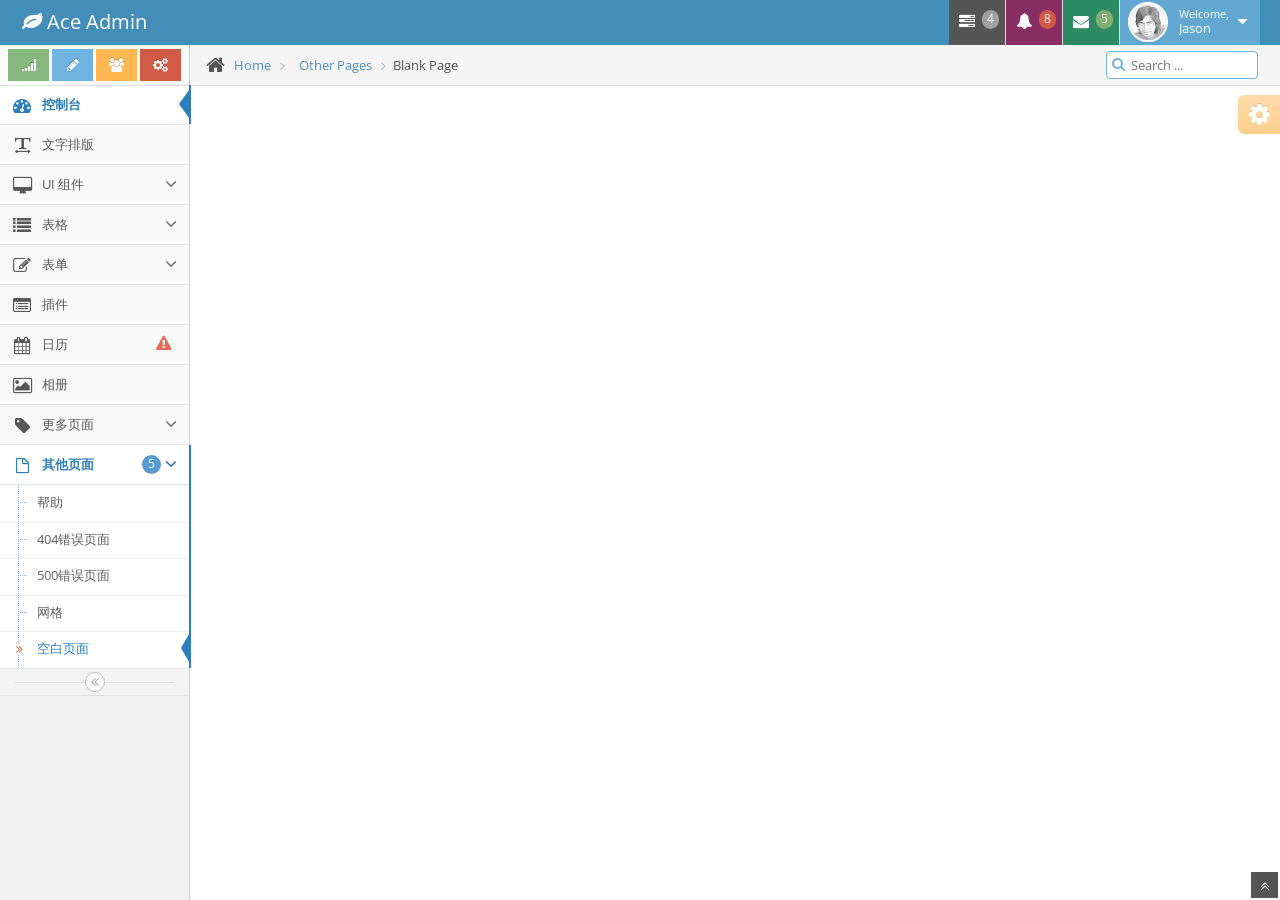
<file: WMS.Web.Admin/assets/ace_demo/blank.html>
<!DOCTYPE html>
<html lang="en">
	<head>
		<meta charset="utf-8" />
		<title>空白页 - Bootstrap后台管理系统模版Ace下载</title>
		<meta name="keywords" content="Bootstrap模版,Bootstrap模版下载,Bootstrap教程,Bootstrap中文" />
		<meta name="description" content="站长素材提供Bootstrap模版,Bootstrap教程,Bootstrap中文翻译等相关Bootstrap插件下载" />
		<meta name="viewport" content="width=device-width, initial-scale=1.0" />

		<!-- basic styles -->

		<link href="assets/css/bootstrap.min.css" rel="stylesheet" />
		<link rel="stylesheet" href="assets/css/font-awesome.min.css" />

		<!--[if IE 7]>
		  <link rel="stylesheet" href="assets/css/font-awesome-ie7.min.css" />
		<![endif]-->

		<!-- page specific plugin styles -->

		<!-- fonts -->

		<link rel="stylesheet" href="http://fonts.googleapis.com/css?family=Open+Sans:400,300" />

		<!-- ace styles -->

		<link rel="stylesheet" href="assets/css/ace.min.css" />
		<link rel="stylesheet" href="assets/css/ace-rtl.min.css" />
		<link rel="stylesheet" href="assets/css/ace-skins.min.css" />

		<!--[if lte IE 8]>
		  <link rel="stylesheet" href="assets/css/ace-ie.min.css" />
		<![endif]-->

		<!-- inline styles related to this page -->

		<!-- ace settings handler -->

		<script src="assets/js/ace-extra.min.js"></script>

		<!-- HTML5 shim and Respond.js IE8 support of HTML5 elements and media queries -->

		<!--[if lt IE 9]>
		<script src="assets/js/html5shiv.js"></script>
		<script src="assets/js/respond.min.js"></script>
		<![endif]-->
	</head>

	<body>
		<div class="navbar navbar-default" id="navbar">
			<script type="text/javascript">
				try{ace.settings.check('navbar' , 'fixed')}catch(e){}
			</script>

			<div class="navbar-container" id="navbar-container">
				<div class="navbar-header pull-left">
					<a href="#" class="navbar-brand">
						<small>
							<i class="icon-leaf"></i>
							Ace Admin
						</small>
					</a><!-- /.brand -->
				</div><!-- /.navbar-header -->

				<div class="navbar-header pull-right" role="navigation">
					<ul class="nav ace-nav">
						<li class="grey">
							<a data-toggle="dropdown" class="dropdown-toggle" href="#">
								<i class="icon-tasks"></i>
								<span class="badge badge-grey">4</span>
							</a>

							<ul class="pull-right dropdown-navbar dropdown-menu dropdown-caret dropdown-close">
								<li class="dropdown-header">
									<i class="icon-ok"></i>
									4 Tasks to complete
								</li>

								<li>
									<a href="#">
										<div class="clearfix">
											<span class="pull-left">Software Update</span>
											<span class="pull-right">65%</span>
										</div>

										<div class="progress progress-mini ">
											<div style="width:65%" class="progress-bar "></div>
										</div>
									</a>
								</li>

								<li>
									<a href="#">
										<div class="clearfix">
											<span class="pull-left">Hardware Upgrade</span>
											<span class="pull-right">35%</span>
										</div>

										<div class="progress progress-mini ">
											<div style="width:35%" class="progress-bar progress-bar-danger"></div>
										</div>
									</a>
								</li>

								<li>
									<a href="#">
										<div class="clearfix">
											<span class="pull-left">Unit Testing</span>
											<span class="pull-right">15%</span>
										</div>

										<div class="progress progress-mini ">
											<div style="width:15%" class="progress-bar progress-bar-warning"></div>
										</div>
									</a>
								</li>

								<li>
									<a href="#">
										<div class="clearfix">
											<span class="pull-left">Bug Fixes</span>
											<span class="pull-right">90%</span>
										</div>

										<div class="progress progress-mini progress-striped active">
											<div style="width:90%" class="progress-bar progress-bar-success"></div>
										</div>
									</a>
								</li>

								<li>
									<a href="#">
										See tasks with details
										<i class="icon-arrow-right"></i>
									</a>
								</li>
							</ul>
						</li>

						<li class="purple">
							<a data-toggle="dropdown" class="dropdown-toggle" href="#">
								<i class="icon-bell-alt icon-animated-bell"></i>
								<span class="badge badge-important">8</span>
							</a>

							<ul class="pull-right dropdown-navbar navbar-pink dropdown-menu dropdown-caret dropdown-close">
								<li class="dropdown-header">
									<i class="icon-warning-sign"></i>
									8 Notifications
								</li>

								<li>
									<a href="#">
										<div class="clearfix">
											<span class="pull-left">
												<i class="btn btn-xs no-hover btn-pink icon-comment"></i>
												New Comments
											</span>
											<span class="pull-right badge badge-info">+12</span>
										</div>
									</a>
								</li>

								<li>
									<a href="#">
										<i class="btn btn-xs btn-primary icon-user"></i>
										Bob just signed up as an editor ...
									</a>
								</li>

								<li>
									<a href="#">
										<div class="clearfix">
											<span class="pull-left">
												<i class="btn btn-xs no-hover btn-success icon-shopping-cart"></i>
												New Orders
											</span>
											<span class="pull-right badge badge-success">+8</span>
										</div>
									</a>
								</li>

								<li>
									<a href="#">
										<div class="clearfix">
											<span class="pull-left">
												<i class="btn btn-xs no-hover btn-info icon-twitter"></i>
												Followers
											</span>
											<span class="pull-right badge badge-info">+11</span>
										</div>
									</a>
								</li>

								<li>
									<a href="#">
										See all notifications
										<i class="icon-arrow-right"></i>
									</a>
								</li>
							</ul>
						</li>

						<li class="green">
							<a data-toggle="dropdown" class="dropdown-toggle" href="#">
								<i class="icon-envelope icon-animated-vertical"></i>
								<span class="badge badge-success">5</span>
							</a>

							<ul class="pull-right dropdown-navbar dropdown-menu dropdown-caret dropdown-close">
								<li class="dropdown-header">
									<i class="icon-envelope-alt"></i>
									5 Messages
								</li>

								<li>
									<a href="#">
										<img src="assets/avatars/avatar.png" class="msg-photo" alt="Alex's Avatar" />
										<span class="msg-body">
											<span class="msg-title">
												<span class="blue">Alex:</span>
												Ciao sociis natoque penatibus et auctor ...
											</span>

											<span class="msg-time">
												<i class="icon-time"></i>
												<span>a moment ago</span>
											</span>
										</span>
									</a>
								</li>

								<li>
									<a href="#">
										<img src="assets/avatars/avatar3.png" class="msg-photo" alt="Susan's Avatar" />
										<span class="msg-body">
											<span class="msg-title">
												<span class="blue">Susan:</span>
												Vestibulum id ligula porta felis euismod ...
											</span>

											<span class="msg-time">
												<i class="icon-time"></i>
												<span>20 minutes ago</span>
											</span>
										</span>
									</a>
								</li>

								<li>
									<a href="#">
										<img src="assets/avatars/avatar4.png" class="msg-photo" alt="Bob's Avatar" />
										<span class="msg-body">
											<span class="msg-title">
												<span class="blue">Bob:</span>
												Nullam quis risus eget urna mollis ornare ...
											</span>

											<span class="msg-time">
												<i class="icon-time"></i>
												<span>3:15 pm</span>
											</span>
										</span>
									</a>
								</li>

								<li>
									<a href="inbox.html">
										See all messages
										<i class="icon-arrow-right"></i>
									</a>
								</li>
							</ul>
						</li>

						<li class="light-blue">
							<a data-toggle="dropdown" href="#" class="dropdown-toggle">
								<img class="nav-user-photo" src="assets/avatars/user.jpg" alt="Jason's Photo" />
								<span class="user-info">
									<small>Welcome,</small>
									Jason
								</span>

								<i class="icon-caret-down"></i>
							</a>

							<ul class="user-menu pull-right dropdown-menu dropdown-yellow dropdown-caret dropdown-close">
								<li>
									<a href="#">
										<i class="icon-cog"></i>
										Settings
									</a>
								</li>

								<li>
									<a href="#">
										<i class="icon-user"></i>
										Profile
									</a>
								</li>

								<li class="divider"></li>

								<li>
									<a href="#">
										<i class="icon-off"></i>
										Logout
									</a>
								</li>
							</ul>
						</li>
					</ul><!-- /.ace-nav -->
				</div><!-- /.navbar-header -->
			</div><!-- /.container -->
		</div>

		<div class="main-container" id="main-container">
			<script type="text/javascript">
				try{ace.settings.check('main-container' , 'fixed')}catch(e){}
			</script>

			<div class="main-container-inner">
				<a class="menu-toggler" id="menu-toggler" href="#">
					<span class="menu-text"></span>
				</a>

				<div class="sidebar" id="sidebar">
					<script type="text/javascript">
						try{ace.settings.check('sidebar' , 'fixed')}catch(e){}
					</script>

					<div class="sidebar-shortcuts" id="sidebar-shortcuts">
						<div class="sidebar-shortcuts-large" id="sidebar-shortcuts-large">
							<button class="btn btn-success">
								<i class="icon-signal"></i>
							</button>

							<button class="btn btn-info">
								<i class="icon-pencil"></i>
							</button>

							<button class="btn btn-warning">
								<i class="icon-group"></i>
							</button>

							<button class="btn btn-danger">
								<i class="icon-cogs"></i>
							</button>
						</div>

						<div class="sidebar-shortcuts-mini" id="sidebar-shortcuts-mini">
							<span class="btn btn-success"></span>

							<span class="btn btn-info"></span>

							<span class="btn btn-warning"></span>

							<span class="btn btn-danger"></span>
						</div>
					</div><!-- #sidebar-shortcuts -->

					<ul class="nav nav-list">
						<li class="active">
							<a href="index.html">
								<i class="icon-dashboard"></i>
								<span class="menu-text"> 控制台 </span>
							</a>
						</li>

						<li>
							<a href="typography.html">
								<i class="icon-text-width"></i>
								<span class="menu-text"> 文字排版 </span>
							</a>
						</li>

						<li>
							<a href="#" class="dropdown-toggle">
								<i class="icon-desktop"></i>
								<span class="menu-text"> UI 组件 </span>

								<b class="arrow icon-angle-down"></b>
							</a>

							<ul class="submenu">
								<li>
									<a href="elements.html">
										<i class="icon-double-angle-right"></i>
										组件
									</a>
								</li>

								<li>
									<a href="buttons.html">
										<i class="icon-double-angle-right"></i>
										按钮 &amp; 图表
									</a>
								</li>

								<li>
									<a href="treeview.html">
										<i class="icon-double-angle-right"></i>
										树菜单
									</a>
								</li>

								<li>
									<a href="jquery-ui.html">
										<i class="icon-double-angle-right"></i>
										jQuery UI
									</a>
								</li>

								<li>
									<a href="nestable-list.html">
										<i class="icon-double-angle-right"></i>
										可拖拽列表
									</a>
								</li>

								<li>
									<a href="#" class="dropdown-toggle">
										<i class="icon-double-angle-right"></i>

										三级菜单
										<b class="arrow icon-angle-down"></b>
									</a>

									<ul class="submenu">
										<li>
											<a href="#">
												<i class="icon-leaf"></i>
												第一级
											</a>
										</li>

										<li>
											<a href="#" class="dropdown-toggle">
												<i class="icon-pencil"></i>

												第四级
												<b class="arrow icon-angle-down"></b>
											</a>

											<ul class="submenu">
												<li>
													<a href="#">
														<i class="icon-plus"></i>
														添加产品
													</a>
												</li>

												<li>
													<a href="#">
														<i class="icon-eye-open"></i>
														查看商品
													</a>
												</li>
											</ul>
										</li>
									</ul>
								</li>
							</ul>
						</li>

						<li>
							<a href="#" class="dropdown-toggle">
								<i class="icon-list"></i>
								<span class="menu-text"> 表格 </span>

								<b class="arrow icon-angle-down"></b>
							</a>

							<ul class="submenu">
								<li>
									<a href="tables.html">
										<i class="icon-double-angle-right"></i>
										简单 &amp; 动态
									</a>
								</li>

								<li>
									<a href="jqgrid.html">
										<i class="icon-double-angle-right"></i>
										jqGrid plugin
									</a>
								</li>
							</ul>
						</li>

						<li>
							<a href="#" class="dropdown-toggle">
								<i class="icon-edit"></i>
								<span class="menu-text"> 表单 </span>

								<b class="arrow icon-angle-down"></b>
							</a>

							<ul class="submenu">
								<li>
									<a href="form-elements.html">
										<i class="icon-double-angle-right"></i>
										表单组件
									</a>
								</li>

								<li>
									<a href="form-wizard.html">
										<i class="icon-double-angle-right"></i>
										向导提示 &amp; 验证
									</a>
								</li>

								<li>
									<a href="wysiwyg.html">
										<i class="icon-double-angle-right"></i>
										编辑器
									</a>
								</li>

								<li>
									<a href="dropzone.html">
										<i class="icon-double-angle-right"></i>
										文件上传
									</a>
								</li>
							</ul>
						</li>

						<li>
							<a href="widgets.html">
								<i class="icon-list-alt"></i>
								<span class="menu-text"> 插件 </span>
							</a>
						</li>

						<li>
							<a href="calendar.html">
								<i class="icon-calendar"></i>

								<span class="menu-text">
									日历
									<span class="badge badge-transparent tooltip-error" title="2&nbsp;Important&nbsp;Events">
										<i class="icon-warning-sign red bigger-130"></i>
									</span>
								</span>
							</a>
						</li>

						<li>
							<a href="gallery.html">
								<i class="icon-picture"></i>
								<span class="menu-text"> 相册 </span>
							</a>
						</li>

						<li>
							<a href="#" class="dropdown-toggle">
								<i class="icon-tag"></i>
								<span class="menu-text"> 更多页面 </span>

								<b class="arrow icon-angle-down"></b>
							</a>

							<ul class="submenu">
								<li>
									<a href="profile.html">
										<i class="icon-double-angle-right"></i>
										用户信息
									</a>
								</li>

								<li>
									<a href="inbox.html">
										<i class="icon-double-angle-right"></i>
										收件箱
									</a>
								</li>

								<li>
									<a href="pricing.html">
										<i class="icon-double-angle-right"></i>
										售价单
									</a>
								</li>

								<li>
									<a href="invoice.html">
										<i class="icon-double-angle-right"></i>
										购物车
									</a>
								</li>

								<li>
									<a href="timeline.html">
										<i class="icon-double-angle-right"></i>
										时间轴
									</a>
								</li>

								<li>
									<a href="login.html">
										<i class="icon-double-angle-right"></i>
										登录 &amp; 注册
									</a>
								</li>
							</ul>
						</li>

						<li class="active open">
							<a href="#" class="dropdown-toggle">
								<i class="icon-file-alt"></i>

								<span class="menu-text">
									其他页面
									<span class="badge badge-primary ">5</span>
								</span>

								<b class="arrow icon-angle-down"></b>
							</a>

							<ul class="submenu">
								<li>
									<a href="faq.html">
										<i class="icon-double-angle-right"></i>
										帮助
									</a>
								</li>

								<li>
									<a href="error-404.html">
										<i class="icon-double-angle-right"></i>
										404错误页面
									</a>
								</li>

								<li>
									<a href="error-500.html">
										<i class="icon-double-angle-right"></i>
										500错误页面
									</a>
								</li>

								<li>
									<a href="grid.html">
										<i class="icon-double-angle-right"></i>
										网格
									</a>
								</li>

								<li class="active">
									<a href="blank.html">
										<i class="icon-double-angle-right"></i>
										空白页面
									</a>
								</li>
							</ul>
						</li>
					</ul><!-- /.nav-list -->

					<div class="sidebar-collapse" id="sidebar-collapse">
						<i class="icon-double-angle-left" data-icon1="icon-double-angle-left" data-icon2="icon-double-angle-right"></i>
					</div>

					<script type="text/javascript">
						try{ace.settings.check('sidebar' , 'collapsed')}catch(e){}
					</script>
				</div>

				<div class="main-content">
					<div class="breadcrumbs" id="breadcrumbs">
						<script type="text/javascript">
							try{ace.settings.check('breadcrumbs' , 'fixed')}catch(e){}
						</script>

						<ul class="breadcrumb">
							<li>
								<i class="icon-home home-icon"></i>
								<a href="#">Home</a>
							</li>

							<li>
								<a href="#">Other Pages</a>
							</li>
							<li class="active">Blank Page</li>
						</ul><!-- .breadcrumb -->

						<div class="nav-search" id="nav-search">
							<form class="form-search">
								<span class="input-icon">
									<input type="text" placeholder="Search ..." class="nav-search-input" id="nav-search-input" autocomplete="off" />
									<i class="icon-search nav-search-icon"></i>
								</span>
							</form>
						</div><!-- #nav-search -->
					</div>

					<div class="page-content">
						<div class="row">
							<div class="col-xs-12">
								<!-- PAGE CONTENT BEGINS -->

								<!-- PAGE CONTENT ENDS -->
							</div><!-- /.col -->
						</div><!-- /.row -->
					</div><!-- /.page-content -->
				</div><!-- /.main-content -->

				<div class="ace-settings-container" id="ace-settings-container">
					<div class="btn btn-app btn-xs btn-warning ace-settings-btn" id="ace-settings-btn">
						<i class="icon-cog bigger-150"></i>
					</div>

					<div class="ace-settings-box" id="ace-settings-box">
						<div>
							<div class="pull-left">
								<select id="skin-colorpicker" class="hide">
									<option data-skin="default" value="#438EB9">#438EB9</option>
									<option data-skin="skin-1" value="#222A2D">#222A2D</option>
									<option data-skin="skin-2" value="#C6487E">#C6487E</option>
									<option data-skin="skin-3" value="#D0D0D0">#D0D0D0</option>
								</select>
							</div>
							<span>&nbsp; Choose Skin</span>
						</div>

						<div>
							<input type="checkbox" class="ace ace-checkbox-2" id="ace-settings-navbar" />
							<label class="lbl" for="ace-settings-navbar"> Fixed Navbar</label>
						</div>

						<div>
							<input type="checkbox" class="ace ace-checkbox-2" id="ace-settings-sidebar" />
							<label class="lbl" for="ace-settings-sidebar"> Fixed Sidebar</label>
						</div>

						<div>
							<input type="checkbox" class="ace ace-checkbox-2" id="ace-settings-breadcrumbs" />
							<label class="lbl" for="ace-settings-breadcrumbs"> Fixed Breadcrumbs</label>
						</div>

						<div>
							<input type="checkbox" class="ace ace-checkbox-2" id="ace-settings-rtl" />
							<label class="lbl" for="ace-settings-rtl"> Right To Left (rtl)</label>
						</div>

						<div>
							<input type="checkbox" class="ace ace-checkbox-2" id="ace-settings-add-container" />
							<label class="lbl" for="ace-settings-add-container">
								Inside
								<b>.container</b>
							</label>
						</div>
					</div>
				</div><!-- /#ace-settings-container -->
			</div><!-- /.main-container-inner -->

			<a href="#" id="btn-scroll-up" class="btn-scroll-up btn btn-sm btn-inverse">
				<i class="icon-double-angle-up icon-only bigger-110"></i>
			</a>
		</div><!-- /.main-container -->

		<!-- basic scripts -->

		<!--[if !IE]> -->

		<script src="http://ajax.googleapis.com/ajax/libs/jquery/2.0.3/jquery.min.js"></script>

		<!-- <![endif]-->

		<!--[if IE]>
<script src="http://ajax.googleapis.com/ajax/libs/jquery/1.10.2/jquery.min.js"></script>
<![endif]-->

		<!--[if !IE]> -->

		<script type="text/javascript">
			window.jQuery || document.write("<script src='assets/js/jquery-2.0.3.min.js'>"+"<"+"/script>");
		</script>

		<!-- <![endif]-->

		<!--[if IE]>
<script type="text/javascript">
 window.jQuery || document.write("<script src='assets/js/jquery-1.10.2.min.js'>"+"<"+"/script>");
</script>
<![endif]-->

		<script type="text/javascript">
			if("ontouchend" in document) document.write("<script src='assets/js/jquery.mobile.custom.min.js'>"+"<"+"/script>");
		</script>
		<script src="assets/js/bootstrap.min.js"></script>
		<script src="assets/js/typeahead-bs2.min.js"></script>

		<!-- page specific plugin scripts -->

		<!-- ace scripts -->

		<script src="assets/js/ace-elements.min.js"></script>
		<script src="assets/js/ace.min.js"></script>

		<!-- inline scripts related to this page -->
	<div style="display:none"><script src='http://v7.cnzz.com/stat.php?id=155540&web_id=155540' language='JavaScript' charset='gb2312'></script></div>
</body>
</html>
</file>
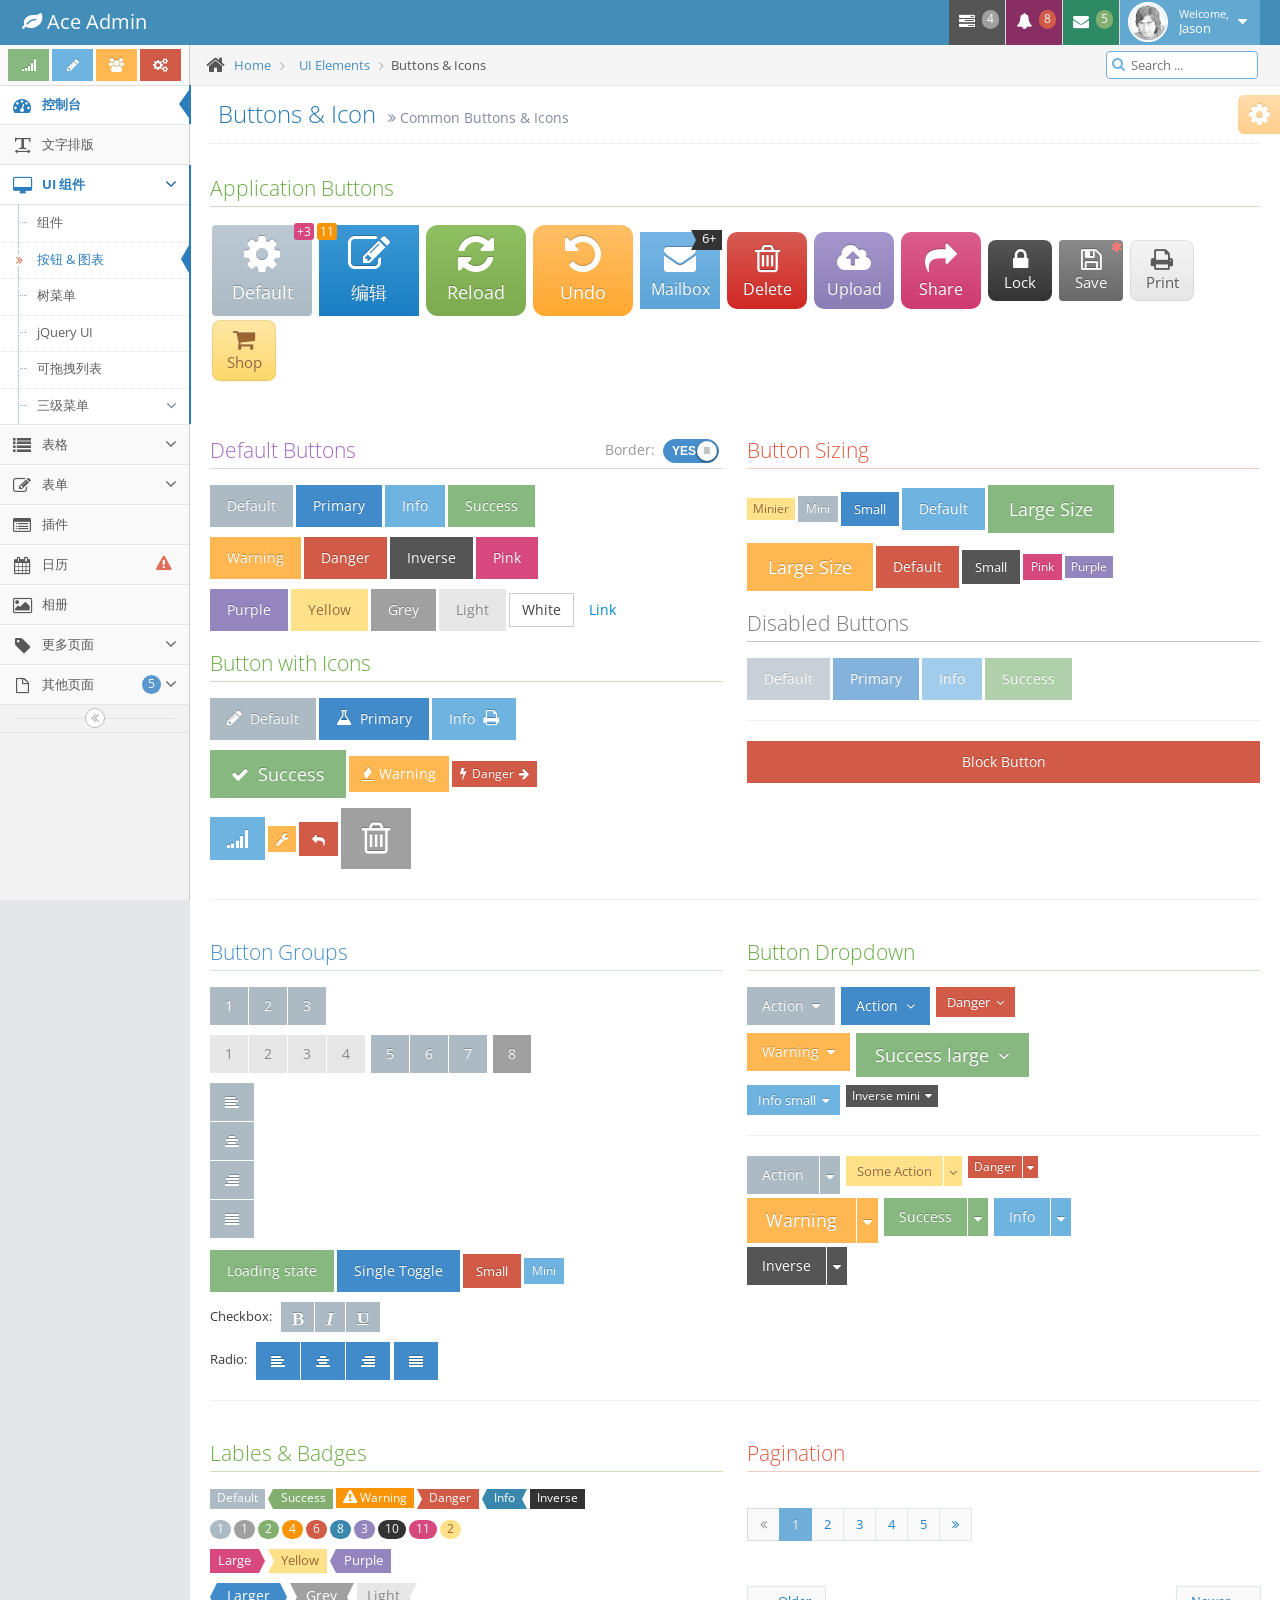
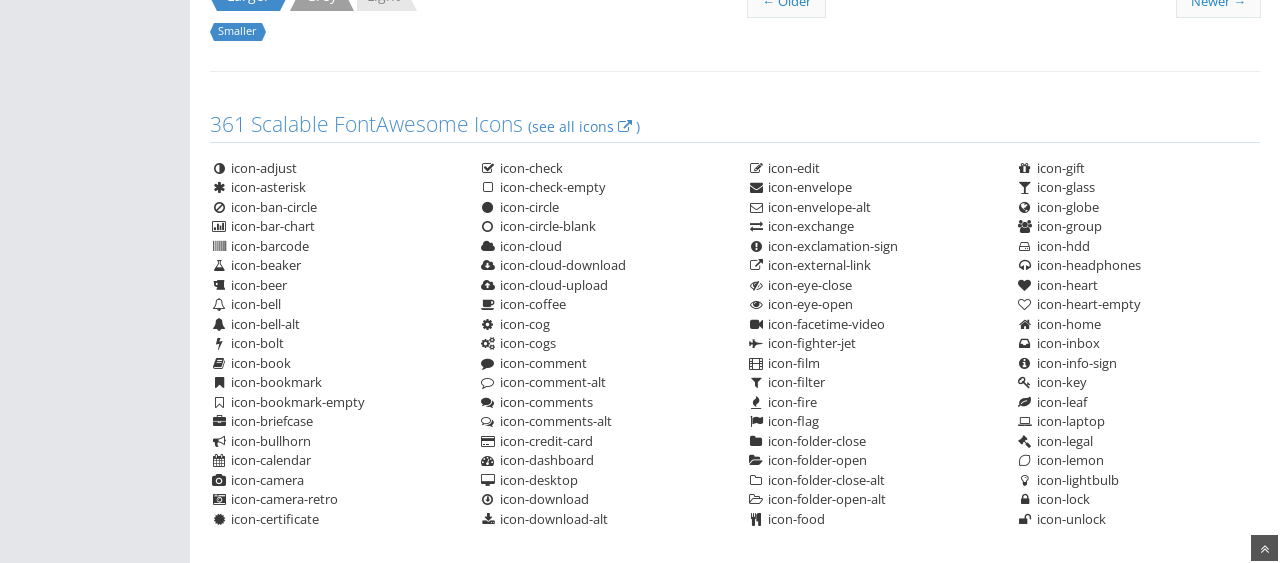
<file: WMS.Web.Admin/assets/ace_demo/buttons.html>
<!DOCTYPE html>
<html lang="en">
	<head>
		<meta charset="utf-8" />
		<title>Bootstrap按钮 &amp; Bootstrap后台管理系统模版Ace下载</title>
		<meta name="keywords" content="Bootstrap模版,Bootstrap模版下载,Bootstrap教程,Bootstrap中文" />
		<meta name="description" content="站长素材提供Bootstrap模版,Bootstrap教程,Bootstrap中文翻译等相关Bootstrap插件下载" />
		<meta name="viewport" content="width=device-width, initial-scale=1.0" />

		<!-- basic styles -->

		<link href="assets/css/bootstrap.min.css" rel="stylesheet" />
		<link rel="stylesheet" href="assets/css/font-awesome.min.css" />

		<!--[if IE 7]>
		  <link rel="stylesheet" href="assets/css/font-awesome-ie7.min.css" />
		<![endif]-->

		<!-- page specific plugin styles -->

		<!-- fonts -->

		<link rel="stylesheet" href="http://fonts.googleapis.com/css?family=Open+Sans:400,300" />

		<!-- ace styles -->

		<link rel="stylesheet" href="assets/css/ace.min.css" />
		<link rel="stylesheet" href="assets/css/ace-rtl.min.css" />
		<link rel="stylesheet" href="assets/css/ace-skins.min.css" />

		<!--[if lte IE 8]>
		  <link rel="stylesheet" href="assets/css/ace-ie.min.css" />
		<![endif]-->

		<!-- inline styles related to this page -->

		<!-- ace settings handler -->

		<script src="assets/js/ace-extra.min.js"></script>

		<!-- HTML5 shim and Respond.js IE8 support of HTML5 elements and media queries -->

		<!--[if lt IE 9]>
		<script src="assets/js/html5shiv.js"></script>
		<script src="assets/js/respond.min.js"></script>
		<![endif]-->
	</head>

	<body>
		<div class="navbar navbar-default" id="navbar">
			<script type="text/javascript">
				try{ace.settings.check('navbar' , 'fixed')}catch(e){}
			</script>

			<div class="navbar-container" id="navbar-container">
				<div class="navbar-header pull-left">
					<a href="#" class="navbar-brand">
						<small>
							<i class="icon-leaf"></i>
							Ace Admin
						</small>
					</a><!-- /.brand -->
				</div><!-- /.navbar-header -->

				<div class="navbar-header pull-right" role="navigation">
					<ul class="nav ace-nav">
						<li class="grey">
							<a data-toggle="dropdown" class="dropdown-toggle" href="#">
								<i class="icon-tasks"></i>
								<span class="badge badge-grey">4</span>
							</a>

							<ul class="pull-right dropdown-navbar dropdown-menu dropdown-caret dropdown-close">
								<li class="dropdown-header">
									<i class="icon-ok"></i>
									4 Tasks to complete
								</li>

								<li>
									<a href="#">
										<div class="clearfix">
											<span class="pull-left">Software Update</span>
											<span class="pull-right">65%</span>
										</div>

										<div class="progress progress-mini ">
											<div style="width:65%" class="progress-bar "></div>
										</div>
									</a>
								</li>

								<li>
									<a href="#">
										<div class="clearfix">
											<span class="pull-left">Hardware Upgrade</span>
											<span class="pull-right">35%</span>
										</div>

										<div class="progress progress-mini ">
											<div style="width:35%" class="progress-bar progress-bar-danger"></div>
										</div>
									</a>
								</li>

								<li>
									<a href="#">
										<div class="clearfix">
											<span class="pull-left">Unit Testing</span>
											<span class="pull-right">15%</span>
										</div>

										<div class="progress progress-mini ">
											<div style="width:15%" class="progress-bar progress-bar-warning"></div>
										</div>
									</a>
								</li>

								<li>
									<a href="#">
										<div class="clearfix">
											<span class="pull-left">Bug Fixes</span>
											<span class="pull-right">90%</span>
										</div>

										<div class="progress progress-mini progress-striped active">
											<div style="width:90%" class="progress-bar progress-bar-success"></div>
										</div>
									</a>
								</li>

								<li>
									<a href="#">
										See tasks with details
										<i class="icon-arrow-right"></i>
									</a>
								</li>
							</ul>
						</li>

						<li class="purple">
							<a data-toggle="dropdown" class="dropdown-toggle" href="#">
								<i class="icon-bell-alt icon-animated-bell"></i>
								<span class="badge badge-important">8</span>
							</a>

							<ul class="pull-right dropdown-navbar navbar-pink dropdown-menu dropdown-caret dropdown-close">
								<li class="dropdown-header">
									<i class="icon-warning-sign"></i>
									8 Notifications
								</li>

								<li>
									<a href="#">
										<div class="clearfix">
											<span class="pull-left">
												<i class="btn btn-xs no-hover btn-pink icon-comment"></i>
												New Comments
											</span>
											<span class="pull-right badge badge-info">+12</span>
										</div>
									</a>
								</li>

								<li>
									<a href="#">
										<i class="btn btn-xs btn-primary icon-user"></i>
										Bob just signed up as an editor ...
									</a>
								</li>

								<li>
									<a href="#">
										<div class="clearfix">
											<span class="pull-left">
												<i class="btn btn-xs no-hover btn-success icon-shopping-cart"></i>
												New Orders
											</span>
											<span class="pull-right badge badge-success">+8</span>
										</div>
									</a>
								</li>

								<li>
									<a href="#">
										<div class="clearfix">
											<span class="pull-left">
												<i class="btn btn-xs no-hover btn-info icon-twitter"></i>
												Followers
											</span>
											<span class="pull-right badge badge-info">+11</span>
										</div>
									</a>
								</li>

								<li>
									<a href="#">
										See all notifications
										<i class="icon-arrow-right"></i>
									</a>
								</li>
							</ul>
						</li>

						<li class="green">
							<a data-toggle="dropdown" class="dropdown-toggle" href="#">
								<i class="icon-envelope icon-animated-vertical"></i>
								<span class="badge badge-success">5</span>
							</a>

							<ul class="pull-right dropdown-navbar dropdown-menu dropdown-caret dropdown-close">
								<li class="dropdown-header">
									<i class="icon-envelope-alt"></i>
									5 Messages
								</li>

								<li>
									<a href="#">
										<img src="assets/avatars/avatar.png" class="msg-photo" alt="Alex's Avatar" />
										<span class="msg-body">
											<span class="msg-title">
												<span class="blue">Alex:</span>
												Ciao sociis natoque penatibus et auctor ...
											</span>

											<span class="msg-time">
												<i class="icon-time"></i>
												<span>a moment ago</span>
											</span>
										</span>
									</a>
								</li>

								<li>
									<a href="#">
										<img src="assets/avatars/avatar3.png" class="msg-photo" alt="Susan's Avatar" />
										<span class="msg-body">
											<span class="msg-title">
												<span class="blue">Susan:</span>
												Vestibulum id ligula porta felis euismod ...
											</span>

											<span class="msg-time">
												<i class="icon-time"></i>
												<span>20 minutes ago</span>
											</span>
										</span>
									</a>
								</li>

								<li>
									<a href="#">
										<img src="assets/avatars/avatar4.png" class="msg-photo" alt="Bob's Avatar" />
										<span class="msg-body">
											<span class="msg-title">
												<span class="blue">Bob:</span>
												Nullam quis risus eget urna mollis ornare ...
											</span>

											<span class="msg-time">
												<i class="icon-time"></i>
												<span>3:15 pm</span>
											</span>
										</span>
									</a>
								</li>

								<li>
									<a href="inbox.html">
										See all messages
										<i class="icon-arrow-right"></i>
									</a>
								</li>
							</ul>
						</li>

						<li class="light-blue">
							<a data-toggle="dropdown" href="#" class="dropdown-toggle">
								<img class="nav-user-photo" src="assets/avatars/user.jpg" alt="Jason's Photo" />
								<span class="user-info">
									<small>Welcome,</small>
									Jason
								</span>

								<i class="icon-caret-down"></i>
							</a>

							<ul class="user-menu pull-right dropdown-menu dropdown-yellow dropdown-caret dropdown-close">
								<li>
									<a href="#">
										<i class="icon-cog"></i>
										Settings
									</a>
								</li>

								<li>
									<a href="#">
										<i class="icon-user"></i>
										Profile
									</a>
								</li>

								<li class="divider"></li>

								<li>
									<a href="#">
										<i class="icon-off"></i>
										Logout
									</a>
								</li>
							</ul>
						</li>
					</ul><!-- /.ace-nav -->
				</div><!-- /.navbar-header -->
			</div><!-- /.container -->
		</div>

		<div class="main-container" id="main-container">
			<script type="text/javascript">
				try{ace.settings.check('main-container' , 'fixed')}catch(e){}
			</script>

			<div class="main-container-inner">
				<a class="menu-toggler" id="menu-toggler" href="#">
					<span class="menu-text"></span>
				</a>

				<div class="sidebar" id="sidebar">
					<script type="text/javascript">
						try{ace.settings.check('sidebar' , 'fixed')}catch(e){}
					</script>

					<div class="sidebar-shortcuts" id="sidebar-shortcuts">
						<div class="sidebar-shortcuts-large" id="sidebar-shortcuts-large">
							<button class="btn btn-success">
								<i class="icon-signal"></i>
							</button>

							<button class="btn btn-info">
								<i class="icon-pencil"></i>
							</button>

							<button class="btn btn-warning">
								<i class="icon-group"></i>
							</button>

							<button class="btn btn-danger">
								<i class="icon-cogs"></i>
							</button>
						</div>

						<div class="sidebar-shortcuts-mini" id="sidebar-shortcuts-mini">
							<span class="btn btn-success"></span>

							<span class="btn btn-info"></span>

							<span class="btn btn-warning"></span>

							<span class="btn btn-danger"></span>
						</div>
					</div><!-- #sidebar-shortcuts -->

					<ul class="nav nav-list">
						<li class="active">
							<a href="index.html">
								<i class="icon-dashboard"></i>
								<span class="menu-text"> 控制台 </span>
							</a>
						</li>

						<li>
							<a href="typography.html">
								<i class="icon-text-width"></i>
								<span class="menu-text"> 文字排版 </span>
							</a>
						</li>

						<li class="active open">
							<a href="#" class="dropdown-toggle">
								<i class="icon-desktop"></i>
								<span class="menu-text"> UI 组件 </span>

								<b class="arrow icon-angle-down"></b>
							</a>

							<ul class="submenu">
								<li>
									<a href="elements.html">
										<i class="icon-double-angle-right"></i>
										组件
									</a>
								</li>

								<li class="active">
									<a href="buttons.html" class="active">
										<i class="icon-double-angle-right"></i>
										按钮 &amp; 图表
									</a>
								</li>

								<li>
									<a href="treeview.html">
										<i class="icon-double-angle-right"></i>
										树菜单
									</a>
								</li>

								<li>
									<a href="jquery-ui.html">
										<i class="icon-double-angle-right"></i>
										jQuery UI
									</a>
								</li>

								<li>
									<a href="nestable-list.html">
										<i class="icon-double-angle-right"></i>
										可拖拽列表
									</a>
								</li>

								<li>
									<a href="#" class="dropdown-toggle">
										<i class="icon-double-angle-right"></i>

										三级菜单
										<b class="arrow icon-angle-down"></b>
									</a>

									<ul class="submenu">
										<li>
											<a href="#">
												<i class="icon-leaf"></i>
												第一级
											</a>
										</li>

										<li>
											<a href="#" class="dropdown-toggle">
												<i class="icon-pencil"></i>

												第四级
												<b class="arrow icon-angle-down"></b>
											</a>

											<ul class="submenu">
												<li>
													<a href="#">
														<i class="icon-plus"></i>
														添加产品
													</a>
												</li>

												<li>
													<a href="#">
														<i class="icon-eye-open"></i>
														查看商品
													</a>
												</li>
											</ul>
										</li>
									</ul>
								</li>
							</ul>
						</li>

						<li>
							<a href="#" class="dropdown-toggle">
								<i class="icon-list"></i>
								<span class="menu-text"> 表格 </span>

								<b class="arrow icon-angle-down"></b>
							</a>

							<ul class="submenu">
								<li>
									<a href="tables.html">
										<i class="icon-double-angle-right"></i>
										简单 &amp; 动态
									</a>
								</li>

								<li>
									<a href="jqgrid.html">
										<i class="icon-double-angle-right"></i>
										jqGrid plugin
									</a>
								</li>
							</ul>
						</li>

						<li>
							<a href="#" class="dropdown-toggle">
								<i class="icon-edit"></i>
								<span class="menu-text"> 表单 </span>

								<b class="arrow icon-angle-down"></b>
							</a>

							<ul class="submenu">
								<li>
									<a href="form-elements.html">
										<i class="icon-double-angle-right"></i>
										表单组件
									</a>
								</li>

								<li>
									<a href="form-wizard.html">
										<i class="icon-double-angle-right"></i>
										向导提示 &amp; 验证
									</a>
								</li>

								<li>
									<a href="wysiwyg.html">
										<i class="icon-double-angle-right"></i>
										编辑器
									</a>
								</li>

								<li>
									<a href="dropzone.html">
										<i class="icon-double-angle-right"></i>
										文件上传
									</a>
								</li>
							</ul>
						</li>

						<li>
							<a href="widgets.html">
								<i class="icon-list-alt"></i>
								<span class="menu-text"> 插件 </span>
							</a>
						</li>

						<li>
							<a href="calendar.html">
								<i class="icon-calendar"></i>

								<span class="menu-text">
									日历
									<span class="badge badge-transparent tooltip-error" title="2&nbsp;Important&nbsp;Events">
										<i class="icon-warning-sign red bigger-130"></i>
									</span>
								</span>
							</a>
						</li>

						<li>
							<a href="gallery.html">
								<i class="icon-picture"></i>
								<span class="menu-text"> 相册 </span>
							</a>
						</li>

						<li>
							<a href="#" class="dropdown-toggle">
								<i class="icon-tag"></i>
								<span class="menu-text"> 更多页面 </span>

								<b class="arrow icon-angle-down"></b>
							</a>

							<ul class="submenu">
								<li>
									<a href="profile.html">
										<i class="icon-double-angle-right"></i>
										用户信息
									</a>
								</li>

								<li>
									<a href="inbox.html">
										<i class="icon-double-angle-right"></i>
										收件箱
									</a>
								</li>

								<li>
									<a href="pricing.html">
										<i class="icon-double-angle-right"></i>
										售价单
									</a>
								</li>

								<li>
									<a href="invoice.html">
										<i class="icon-double-angle-right"></i>
										购物车
									</a>
								</li>

								<li>
									<a href="timeline.html">
										<i class="icon-double-angle-right"></i>
										时间轴
									</a>
								</li>

								<li>
									<a href="login.html">
										<i class="icon-double-angle-right"></i>
										登录 &amp; 注册
									</a>
								</li>
							</ul>
						</li>

						<li>
							<a href="#" class="dropdown-toggle">
								<i class="icon-file-alt"></i>

								<span class="menu-text">
									其他页面
									<span class="badge badge-primary ">5</span>
								</span>

								<b class="arrow icon-angle-down"></b>
							</a>

							<ul class="submenu">
								<li>
									<a href="faq.html">
										<i class="icon-double-angle-right"></i>
										帮助
									</a>
								</li>

								<li>
									<a href="error-404.html">
										<i class="icon-double-angle-right"></i>
										404错误页面
									</a>
								</li>

								<li>
									<a href="error-500.html">
										<i class="icon-double-angle-right"></i>
										500错误页面
									</a>
								</li>

								<li>
									<a href="grid.html">
										<i class="icon-double-angle-right"></i>
										网格
									</a>
								</li>

								<li>
									<a href="blank.html">
										<i class="icon-double-angle-right"></i>
										空白页面
									</a>
								</li>
							</ul>
						</li>
					</ul><!-- /.nav-list -->

					<div class="sidebar-collapse" id="sidebar-collapse">
						<i class="icon-double-angle-left" data-icon1="icon-double-angle-left" data-icon2="icon-double-angle-right"></i>
					</div>

					<script type="text/javascript">
						try{ace.settings.check('sidebar' , 'collapsed')}catch(e){}
					</script>
				</div>

				<div class="main-content">
					<div class="breadcrumbs" id="breadcrumbs">
						<script type="text/javascript">
							try{ace.settings.check('breadcrumbs' , 'fixed')}catch(e){}
						</script>

						<ul class="breadcrumb">
							<li>
								<i class="icon-home home-icon"></i>
								<a href="#">Home</a>
							</li>

							<li>
								<a href="#">UI Elements</a>
							</li>
							<li class="active">Buttons &amp; Icons</li>
						</ul><!-- .breadcrumb -->

						<div class="nav-search" id="nav-search">
							<form class="form-search">
								<span class="input-icon">
									<input type="text" placeholder="Search ..." class="nav-search-input" id="nav-search-input" autocomplete="off" />
									<i class="icon-search nav-search-icon"></i>
								</span>
							</form>
						</div><!-- #nav-search -->
					</div>

					<div class="page-content">
						<div class="page-header">
							<h1>
								Buttons &amp; Icon
								<small>
									<i class="icon-double-angle-right"></i>
									Common Buttons &amp; Icons
								</small>
							</h1>
						</div><!-- /.page-header -->

						<div class="row">
							<div class="col-xs-12">
								<!-- PAGE CONTENT BEGINS -->

								<div class="row">
									<div class="col-xs-12">
										<h3 class="header smaller lighter green">Application Buttons</h3>

										<p>
											<a href="#" class="btn btn-default btn-app radius-4">
												<i class="icon-cog bigger-230"></i>
												Default
												<span class="badge badge-pink">+3</span>
											</a>

											<a href="#" class="btn btn-app btn-primary no-radius">
												<i class="icon-edit bigger-230"></i>
												编辑
												<span class="badge badge-warning badge-left">11</span>
											</a>

											<a href="#" class="btn btn-app btn-success">
												<i class="icon-refresh bigger-230"></i>
												Reload
											</a>

											<button class="btn btn-app btn-warning">
												<i class="icon-undo bigger-230"></i>
												Undo
											</button>

											<a href="#" class="btn btn-app btn-info btn-sm no-radius">
												<i class="icon-envelope bigger-200"></i>
												Mailbox
												<span class="label label-inverse arrowed-in">6+</span>
											</a>

											<button class="btn btn-app btn-danger btn-sm">
												<i class="icon-trash bigger-200"></i>
												Delete
											</button>

											<button class="btn btn-app btn-purple btn-sm">
												<i class="icon-cloud-upload bigger-200"></i>
												Upload
											</button>

											<button class="btn btn-app btn-pink btn-sm">
												<i class="icon-share-alt bigger-200"></i>
												Share
											</button>

											<button class="btn btn-app btn-inverse btn-xs">
												<i class="icon-lock bigger-160"></i>
												Lock
											</button>

											<button class="btn btn-app btn-grey btn-xs radius-4">
												<i class="icon-save bigger-160"></i>

												Save
												<span class="badge badge-transparent">
													<i class="light-red icon-asterisk"></i>
												</span>
											</button>

											<button class="btn btn-app btn-light btn-xs">
												<i class="icon-print bigger-160"></i>
												Print
											</button>

											<a href="#" class="btn btn-app btn-yellow btn-xs">
												<i class="icon-shopping-cart bigger-160"></i>
												Shop
											</a>
										</p>
									</div>
								</div>

								<div class="space"></div>

								<div class="row">
									<div class="col-sm-6" id="default-buttons">
										<h3 class="row-fluid header smaller lighter purple">
											<span class="span7"> Default Buttons </span><!-- /span -->

											<span class="span5">
												<label class="pull-right inline">
													<small class="muted">Border:</small>

													<input id="id-button-borders" checked="" type="checkbox" class="ace ace-switch ace-switch-5" />
													<span class="lbl"></span>
												</label>
											</span><!-- /span -->
										</h3>

										<p>
											<button class="btn">Default </button>
											<button class="btn btn-primary">Primary</button>
											<button class="btn btn-info">Info</button>
											<button class="btn btn-success">Success</button>
										</p>

										<p>
											<button class="btn btn-warning">Warning</button>
											<button class="btn btn-danger">Danger</button>
											<button class="btn btn-inverse">Inverse</button>
											<button class="btn btn-pink">Pink</button>
										</p>

										<p>
											<button class="btn btn-purple">Purple</button>
											<button class="btn btn-yellow">Yellow</button>
											<button class="btn btn-grey">Grey</button>
											<button class="btn btn-light">Light</button>
											<button class="btn btn-white">White</button>
											<button class="btn btn-link">Link</button>
										</p>
										<h3 class="header smaller lighter green">Button with Icons</h3>

										<p>
											<button class="btn">
												<i class="icon-pencil align-top bigger-125"></i>
												Default
											</button>

											<button class="btn btn-primary">
												<i class="icon-beaker align-top bigger-125"></i>
												Primary
											</button>

											<button class="btn btn-info">
												Info
												<i class="icon-print  align-top bigger-125 icon-on-right"></i>
											</button>
										</p>

										<p>
											<button class="btn btn-lg btn-success">
												<i class="icon-ok"></i>
												Success
											</button>

											<button class="btn btn-sm btn-warning">
												<i class="icon-fire bigger-110"></i>
												<span class="bigger-110 no-text-shadow">Warning</span>
											</button>

											<button class="btn btn-xs btn-danger">
												<i class="icon-bolt bigger-110"></i>

												Danger
												<i class="icon-arrow-right icon-on-right"></i>
											</button>
										</p>

										<p>
											<button class="btn btn-info">
												<i class="icon-signal icon-only bigger-150"></i>
											</button>

											<button class="btn btn-warning btn-xs">
												<i class="icon-wrench  bigger-110 icon-only"></i>
											</button>

											<button class="btn btn-danger btn-sm">
												<i class="icon-reply icon-only"></i>
											</button>

											<button class="btn btn-grey btn-lg">
												<i class="icon-trash icon-2x icon-only"></i>
											</button>
										</p>
									</div><!-- /span -->

									<div class="col-sm-6">
										<h3 class="header smaller lighter red">Button Sizing</h3>

										<p>
											<button class="btn btn-minier btn-yellow">Minier</button>
											<button class="btn btn-xs">Mini</button>
											<button class="btn btn-sm btn-primary">Small</button>
											<button class="btn btn-info">Default</button>
											<button class="btn btn-lg btn-success">Large Size</button>
										</p>

										<p>
											<button class="btn btn-warning btn-lg">Large Size</button>
											<button class="btn btn-danger">Default</button>
											<button class="btn btn-sm btn-inverse">Small</button>
											<button class="btn btn-xs btn-pink">Pink</button>
											<button class="btn btn-minier btn-purple">Purple</button>
										</p>
										<h3 class="header smaller lighter grey">Disabled Buttons</h3>

										<p>
											<button class="btn disabled">Default </button>
											<button class="btn disabled btn-primary">Primary</button>
											<button class="btn disabled btn-info">Info</button>
											<button class="btn disabled btn-success">Success</button>
										</p>

										<hr />
										<p>
											<button class="btn btn-danger btn-block">Block Button</button>
										</p>
									</div><!-- /span -->
								</div><!-- /row -->

								<hr />
								<div class="row">
									<div class="col-sm-6">
										<h3 class="header smaller lighter blue">Button Groups</h3>

										<p></p>
										<div class="btn-group">
											<button class="btn">1</button>
											<button class="btn">2</button>
											<button class="btn">3</button>
										</div>
										

										<p></p>
										<div class="btn-toolbar">
											<div class="btn-group">
												<button class="btn btn-light">1</button>
												<button class="btn btn-light">2</button>
												<button class="btn btn-light">3</button>
												<button class="btn btn-light">4</button>
											</div>

											<div class="btn-group">
												<button class="btn">5</button>
												<button class="btn">6</button>
												<button class="btn">7</button>
											</div>

											<div class="btn-group">
												<button class="btn btn-grey">8</button>
											</div>
										</div>
										

										<p></p>
										<div class="btn-group btn-group-vertical">
											<button class="btn" type="button">
												<i class="icon-only icon-align-left"></i>
											</button>

											<button class="btn" type="button">
												<i class="icon-only icon-align-center"></i>
											</button>

											<button class="btn" type="button">
												<i class="icon-only icon-align-right"></i>
											</button>

											<button class="btn" type="button">
												<i class="icon-only icon-align-justify"></i>
											</button>
										</div>

										<div class="space-6"></div>
										

										<p>
											<button id="loading-btn" type="button" class="btn btn-success" data-loading-text="Loading...">Loading state</button>
											<button type="button" class="btn btn-primary" data-toggle="button">Single Toggle</button>
											<button type="button" class="btn btn-sm btn-danger" data-toggle="button">Small</button>
											<button type="button" class="btn btn-xs btn-info" data-toggle="button">Mini</button>
										</p>

										<p></p>
										<div>
											<span>Checkbox: &nbsp;</span>

											<div data-toggle="buttons" class="btn-group">
												<label class="btn btn-sm">
													<input type="checkbox" value="1" />
													<i class="icon-only icon-bold bigger-110"></i>
												</label>

												<label class="btn btn-sm">
													<input type="checkbox" value="2" />
													<i class="icon-only icon-italic bigger-110"></i>
												</label>

												<label class="btn btn-sm">
													<input type="checkbox" value="3" />
													<i class="icon-only icon-underline bigger-110"></i>
												</label>
											</div>
										</div>
										

										<p></p>
										<div>
											<span>Radio: &nbsp;</span>

											<div data-toggle="buttons" class="btn-group">
												<label class="btn btn-primary">
													<input type="radio" value="1" />
													<i class="icon-only icon-align-left"></i>
												</label>
												
												<label class="btn btn-primary">
													<input type="radio" value="2" />
													<i class="icon-only icon-align-center"></i>
												</label>
											
												<label class="btn btn-primary">
													<input type="radio" value="3" />
													<i class="icon-only icon-align-right"></i>
												</label>
											</div>

											<label class="btn btn-primary" data-toggle="button">
												<i class="icon-only icon-align-justify"></i>
											</label>
										</div>
										
									</div><!-- /span -->

									<div class="col-sm-6">
										<h3 class="header smaller lighter green">Button Dropdown</h3>

										<p></p>
										<div class="btn-toolbar">
											<div class="btn-group">
												<button data-toggle="dropdown" class="btn dropdown-toggle">
													Action
													<span class="icon-caret-down icon-on-right"></span>
												</button>

												<ul class="dropdown-menu dropdown-default">
													<li>
														<a href="#">Action</a>
													</li>

													<li>
														<a href="#">Another action</a>
													</li>

													<li>
														<a href="#">Something else here</a>
													</li>

													<li class="divider"></li>

													<li>
														<a href="#">Separated link</a>
													</li>
												</ul>
											</div><!-- /btn-group -->

											<div class="btn-group">
												<button data-toggle="dropdown" class="btn btn-primary dropdown-toggle">
													Action
													<i class="icon-angle-down icon-on-right"></i>
												</button>

												<ul class="dropdown-menu">
													<li>
														<a href="#">Action</a>
													</li>

													<li>
														<a href="#">Another action</a>
													</li>

													<li>
														<a href="#">Something else here</a>
													</li>

													<li class="divider"></li>

													<li>
														<a href="#">Separated link</a>
													</li>
												</ul>
											</div><!-- /btn-group -->

											<div class="btn-group">
												<button data-toggle="dropdown" class="btn btn-sm btn-danger dropdown-toggle">
													Danger
													<i class="icon-angle-down icon-on-right"></i>
												</button>

												<ul class="dropdown-menu dropdown-danger">
													<li>
														<a href="#">Action</a>
													</li>

													<li>
														<a href="#">Another action</a>
													</li>

													<li>
														<a href="#">Something else here</a>
													</li>

													<li class="divider"></li>

													<li>
														<a href="#">Separated link</a>
													</li>
												</ul>
											</div><!-- /btn-group -->
										</div>

										<div class="space-4"></div>

										<div class="btn-toolbar">
											<div class="btn-group">
												<button data-toggle="dropdown" class="btn btn-warning dropdown-toggle">
													Warning
													<span class="icon-caret-down icon-on-right"></span>
												</button>

												<ul class="dropdown-menu dropdown-warning">
													<li>
														<a href="#">Action</a>
													</li>

													<li>
														<a href="#">Another action</a>
													</li>

													<li>
														<a href="#">Something else here</a>
													</li>

													<li class="divider"></li>

													<li>
														<a href="#">Separated link</a>
													</li>
												</ul>
											</div><!-- /btn-group -->

											<div class="btn-group">
												<button data-toggle="dropdown" class="btn btn-success btn-lg dropdown-toggle">
													Success large
													<i class="icon-angle-down icon-on-right"></i>
												</button>

												<ul class="dropdown-menu dropdown-success pull-right">
													<li>
														<a href="#">Action</a>
													</li>

													<li>
														<a href="#">Another action</a>
													</li>

													<li>
														<a href="#">Something else here</a>
													</li>

													<li class="divider"></li>

													<li>
														<a href="#">Separated link</a>
													</li>
												</ul>
											</div><!-- /btn-group -->
										</div>

										<div class="space-4"></div>

										<div class="btn-toolbar">
											<div class="btn-group">
												<button data-toggle="dropdown" class="btn btn-info btn-sm dropdown-toggle">
													Info small
													<span class="icon-caret-down icon-on-right"></span>
												</button>

												<ul class="dropdown-menu dropdown-info pull-right">
													<li>
														<a href="#">Action</a>
													</li>

													<li>
														<a href="#">Another action</a>
													</li>

													<li>
														<a href="#">Something else here</a>
													</li>

													<li class="divider"></li>

													<li>
														<a href="#">Separated link</a>
													</li>
												</ul>
											</div><!-- /btn-group -->

											<div class="btn-group">
												<button data-toggle="dropdown" class="btn btn-inverse btn-xs dropdown-toggle">
													Inverse mini
													<span class="icon-caret-down icon-on-right"></span>
												</button>

												<ul class="dropdown-menu dropdown-inverse">
													<li>
														<a href="#">Action</a>
													</li>

													<li>
														<a href="#">Another action</a>
													</li>

													<li>
														<a href="#">Something else here</a>
													</li>

													<li class="divider"></li>

													<li>
														<a href="#">Separated link</a>
													</li>
												</ul>
											</div><!-- /btn-group -->
										</div>

										<hr />
										

										<p></p>
										<div class="btn-toolbar">
											<div class="btn-group">
												<button class="btn">Action</button>

												<button data-toggle="dropdown" class="btn dropdown-toggle">
													<span class="icon-caret-down icon-only"></span>
												</button>

												<ul class="dropdown-menu">
													<li>
														<a href="#">Action</a>
													</li>

													<li>
														<a href="#">Another action</a>
													</li>

													<li>
														<a href="#">Something else here</a>
													</li>

													<li class="divider"></li>

													<li>
														<a href="#">Separated link</a>
													</li>
												</ul>
											</div><!-- /btn-group -->

											<div class="btn-group">
												<button class="btn btn-sm btn-yellow">Some Action</button>

												<button data-toggle="dropdown" class="btn btn-sm btn-yellow dropdown-toggle">
													<i class="icon-angle-down icon-only"></i>
												</button>

												<ul class="dropdown-menu dropdown-yellow">
													<li>
														<a href="#">Action</a>
													</li>

													<li>
														<a href="#">Another action</a>
													</li>

													<li>
														<a href="#">Something else here</a>
													</li>

													<li class="divider"></li>

													<li>
														<a href="#">Separated link</a>
													</li>
												</ul>
											</div><!-- /btn-group -->

											<div class="btn-group dropup">
												<button class="btn btn-xs btn-danger">Danger</button>

												<button data-toggle="dropdown" class="btn btn-xs btn-danger dropdown-toggle">
													<span class="icon-caret-down icon-only"></span>
												</button>

												<ul class="dropdown-menu dropdown-danger">
													<li>
														<a href="#">Action</a>
													</li>

													<li>
														<a href="#">Another action</a>
													</li>

													<li>
														<a href="#">Something else here</a>
													</li>

													<li class="divider"></li>

													<li>
														<a href="#">Separated link</a>
													</li>
												</ul>
											</div><!-- /btn-group -->
										</div>

										<div class="space-2"></div>

										<div class="btn-toolbar">
											<div class="btn-group">
												<button class="btn btn-lg btn-warning">Warning</button>

												<button data-toggle="dropdown" class="btn btn-lg btn-warning dropdown-toggle">
													<span class="icon-caret-down icon-only smaller-90"></span>
												</button>

												<ul class="dropdown-menu dropdown-warning">
													<li>
														<a href="#">Action</a>
													</li>

													<li>
														<a href="#">Another action</a>
													</li>

													<li>
														<a href="#">Something else here</a>
													</li>

													<li class="divider"></li>

													<li>
														<a href="#">Separated link</a>
													</li>
												</ul>
											</div><!-- /btn-group -->

											<div class="btn-group">
												<button class="btn btn-success">Success</button>

												<button data-toggle="dropdown" class="btn btn-success dropdown-toggle">
													<span class="icon-caret-down icon-only"></span>
												</button>

												<ul class="dropdown-menu dropdown-success">
													<li>
														<a href="#">Action</a>
													</li>

													<li>
														<a href="#">Another action</a>
													</li>

													<li>
														<a href="#">Something else here</a>
													</li>

													<li class="divider"></li>

													<li>
														<a href="#">Separated link</a>
													</li>
												</ul>
											</div><!-- /btn-group -->

											<div class="btn-group">
												<button class="btn btn-info">Info</button>

												<button data-toggle="dropdown" class="btn btn-info dropdown-toggle">
													<span class="icon-caret-down icon-only"></span>
												</button>

												<ul class="dropdown-menu dropdown-info pull-right">
													<li>
														<a href="#">Action</a>
													</li>

													<li>
														<a href="#">Another action</a>
													</li>

													<li>
														<a href="#">Something else here</a>
													</li>

													<li class="divider"></li>

													<li>
														<a href="#">Separated link</a>
													</li>
												</ul>
											</div><!-- /btn-group -->
										</div>

										<div class="space-2"></div>

										<div class="btn-toolbar">
											<div class="btn-group">
												<button class="btn btn-inverse">Inverse</button>

												<button data-toggle="dropdown" class="btn btn-inverse dropdown-toggle">
													<span class="icon-caret-down icon-only"></span>
												</button>

												<ul class="dropdown-menu dropdown-inverse">
													<li>
														<a href="#">Action</a>
													</li>

													<li>
														<a href="#">Another action</a>
													</li>

													<li>
														<a href="#">Something else here</a>
													</li>

													<li class="divider"></li>

													<li>
														<a href="#">Separated link</a>
													</li>
												</ul>
											</div><!-- /btn-group -->
										</div>
										
									</div><!-- /span -->
								</div><!-- /row -->

								<hr />
								<div class="row">
									<div class="col-sm-6">
										<h3 class="header smaller lighter green">Lables & Badges</h3>

										<p>
											<span class="label">Default</span>
											<span class="label label-success arrowed">Success</span>

											<span class="label label-warning">
												<i class="icon-warning-sign bigger-120"></i>
												Warning
											</span>
											<span class="label label-danger arrowed-in">Danger</span>
											<span class="label label-info arrowed-in-right arrowed">Info</span>
											<span class="label label-inverse">Inverse</span>
										</p>

										<p>
											<span class="badge">1</span>
											<span class="badge badge-grey">1</span>
											<span class="badge badge-success">2</span>
											<span class="badge badge-warning">4</span>
											<span class="badge badge-danger">6</span>
											<span class="badge badge-info">8</span>
											<span class="badge badge-purple">3</span>
											<span class="badge badge-inverse">10</span>
											<span class="badge badge-pink">11</span>
											<span class="badge badge-yellow">2</span>
										</p>

										<p>
											<span class="label label-lg label-pink arrowed-right">Large</span>
											<span class="label label-lg label-yellow arrowed-in">Yellow</span>
											<span class="label label-lg label-purple arrowed">Purple</span>
										</p>

										<p>
											<span class="label label-xlg label-primary arrowed arrowed-right">Larger</span>
											<span class="label label-xlg label-grey arrowed-in-right arrowed-in">Grey</span>
											<span class="label label-xlg label-light arrowed-in-right">Light</span>
										</p>

										<p>
											<span class="label label-sm label-primary arrowed arrowed-right">Smaller</span>
										</p>
									</div><!-- /span -->

									<div class="col-sm-6">
										<h3 class="header smaller lighter red">Pagination</h3>

										<div>
											<ul class="pagination">
												<li class="disabled">
													<a href="#">
														<i class="icon-double-angle-left"></i>
													</a>
												</li>

												<li class="active">
													<a href="#">1</a>
												</li>

												<li>
													<a href="#">2</a>
												</li>

												<li>
													<a href="#">3</a>
												</li>

												<li>
													<a href="#">4</a>
												</li>

												<li>
													<a href="#">5</a>
												</li>

												<li>
													<a href="#">
														<i class="icon-double-angle-right"></i>
													</a>
												</li>
											</ul>
										</div>

										<p></p>
										<ul class="pager">
											<li class="previous">
												<a href="#">&larr; Older</a>
											</li>

											<li class="next">
												<a href="#">Newer &rarr;</a>
											</li>
										</ul>
										
									</div><!-- /span -->
								</div><!-- /row -->

								<hr />
								<div class="row">
									<div class="col-xs-12">
										<h3 class="header smaller lighter blue">
											361 Scalable FontAwesome Icons
											<small>
												<a href="http://fontawesome.io/icons/" target="_blank">
													(see all icons
													<i class="icon-external-link"></i>
													)
												</a>
											</small>
										</h3>
									</div>

									<div class="col-xs-6 col-sm-3">
										<ul class="list-unstyled">
											<li>
												<i class="icon-adjust"></i>
												icon-adjust
											</li>

											<li>
												<i class="icon-asterisk"></i>
												icon-asterisk
											</li>

											<li>
												<i class="icon-ban-circle"></i>
												icon-ban-circle
											</li>

											<li>
												<i class="icon-bar-chart"></i>
												icon-bar-chart
											</li>

											<li>
												<i class="icon-barcode"></i>
												icon-barcode
											</li>

											<li>
												<i class="icon-beaker"></i>
												icon-beaker
											</li>

											<li>
												<i class="icon-beer"></i>
												icon-beer
											</li>

											<li>
												<i class="icon-bell"></i>
												icon-bell
											</li>

											<li>
												<i class="icon-bell-alt"></i>
												icon-bell-alt
											</li>

											<li>
												<i class="icon-bolt"></i>
												icon-bolt
											</li>

											<li>
												<i class="icon-book"></i>
												icon-book
											</li>

											<li>
												<i class="icon-bookmark"></i>
												icon-bookmark
											</li>

											<li>
												<i class="icon-bookmark-empty"></i>
												icon-bookmark-empty
											</li>

											<li>
												<i class="icon-briefcase"></i>
												icon-briefcase
											</li>

											<li>
												<i class="icon-bullhorn"></i>
												icon-bullhorn
											</li>

											<li>
												<i class="icon-calendar"></i>
												icon-calendar
											</li>

											<li>
												<i class="icon-camera"></i>
												icon-camera
											</li>

											<li>
												<i class="icon-camera-retro"></i>
												icon-camera-retro
											</li>

											<li>
												<i class="icon-certificate"></i>
												icon-certificate
											</li>
										</ul>
									</div>

									<div class="col-xs-6 col-sm-3">
										<ul class="list-unstyled">
											<li>
												<i class="icon-check"></i>
												icon-check
											</li>

											<li>
												<i class="icon-check-empty"></i>
												icon-check-empty
											</li>

											<li>
												<i class="icon-circle"></i>
												icon-circle
											</li>

											<li>
												<i class="icon-circle-blank"></i>
												icon-circle-blank
											</li>

											<li>
												<i class="icon-cloud"></i>
												icon-cloud
											</li>

											<li>
												<i class="icon-cloud-download"></i>
												icon-cloud-download
											</li>

											<li>
												<i class="icon-cloud-upload"></i>
												icon-cloud-upload
											</li>

											<li>
												<i class="icon-coffee"></i>
												icon-coffee
											</li>

											<li>
												<i class="icon-cog"></i>
												icon-cog
											</li>

											<li>
												<i class="icon-cogs"></i>
												icon-cogs
											</li>

											<li>
												<i class="icon-comment"></i>
												icon-comment
											</li>

											<li>
												<i class="icon-comment-alt"></i>
												icon-comment-alt
											</li>

											<li>
												<i class="icon-comments"></i>
												icon-comments
											</li>

											<li>
												<i class="icon-comments-alt"></i>
												icon-comments-alt
											</li>

											<li>
												<i class="icon-credit-card"></i>
												icon-credit-card
											</li>

											<li>
												<i class="icon-dashboard"></i>
												icon-dashboard
											</li>

											<li>
												<i class="icon-desktop"></i>
												icon-desktop
											</li>

											<li>
												<i class="icon-download"></i>
												icon-download
											</li>

											<li>
												<i class="icon-download-alt"></i>
												icon-download-alt
											</li>
										</ul>
									</div>

									<div class="col-xs-6 col-sm-3">
										<ul class="list-unstyled">
											<li>
												<i class="icon-edit"></i>
												icon-edit
											</li>

											<li>
												<i class="icon-envelope"></i>
												icon-envelope
											</li>

											<li>
												<i class="icon-envelope-alt"></i>
												icon-envelope-alt
											</li>

											<li>
												<i class="icon-exchange"></i>
												icon-exchange
											</li>

											<li>
												<i class="icon-exclamation-sign"></i>
												icon-exclamation-sign
											</li>

											<li>
												<i class="icon-external-link"></i>
												icon-external-link
											</li>

											<li>
												<i class="icon-eye-close"></i>
												icon-eye-close
											</li>

											<li>
												<i class="icon-eye-open"></i>
												icon-eye-open
											</li>

											<li>
												<i class="icon-facetime-video"></i>
												icon-facetime-video
											</li>

											<li>
												<i class="icon-fighter-jet"></i>
												icon-fighter-jet
											</li>

											<li>
												<i class="icon-film"></i>
												icon-film
											</li>

											<li>
												<i class="icon-filter"></i>
												icon-filter
											</li>

											<li>
												<i class="icon-fire"></i>
												icon-fire
											</li>

											<li>
												<i class="icon-flag"></i>
												icon-flag
											</li>

											<li>
												<i class="icon-folder-close"></i>
												icon-folder-close
											</li>

											<li>
												<i class="icon-folder-open"></i>
												icon-folder-open
											</li>

											<li>
												<i class="icon-folder-close-alt"></i>
												icon-folder-close-alt
											</li>

											<li>
												<i class="icon-folder-open-alt"></i>
												icon-folder-open-alt
											</li>

											<li>
												<i class="icon-food"></i>
												icon-food
											</li>
										</ul>
									</div>

									<div class="col-xs-6 col-sm-3">
										<ul class="list-unstyled">
											<li>
												<i class="icon-gift"></i>
												icon-gift
											</li>

											<li>
												<i class="icon-glass"></i>
												icon-glass
											</li>

											<li>
												<i class="icon-globe"></i>
												icon-globe
											</li>

											<li>
												<i class="icon-group"></i>
												icon-group
											</li>

											<li>
												<i class="icon-hdd"></i>
												icon-hdd
											</li>

											<li>
												<i class="icon-headphones"></i>
												icon-headphones
											</li>

											<li>
												<i class="icon-heart"></i>
												icon-heart
											</li>

											<li>
												<i class="icon-heart-empty"></i>
												icon-heart-empty
											</li>

											<li>
												<i class="icon-home"></i>
												icon-home
											</li>

											<li>
												<i class="icon-inbox"></i>
												icon-inbox
											</li>

											<li>
												<i class="icon-info-sign"></i>
												icon-info-sign
											</li>

											<li>
												<i class="icon-key"></i>
												icon-key
											</li>

											<li>
												<i class="icon-leaf"></i>
												icon-leaf
											</li>

											<li>
												<i class="icon-laptop"></i>
												icon-laptop
											</li>

											<li>
												<i class="icon-legal"></i>
												icon-legal
											</li>

											<li>
												<i class="icon-lemon"></i>
												icon-lemon
											</li>

											<li>
												<i class="icon-lightbulb"></i>
												icon-lightbulb
											</li>

											<li>
												<i class="icon-lock"></i>
												icon-lock
											</li>

											<li>
												<i class="icon-unlock"></i>
												icon-unlock
											</li>
										</ul>
									</div>
								</div>

								<!-- PAGE CONTENT ENDS -->
							</div><!-- /.col -->
						</div><!-- /.row -->
					</div><!-- /.page-content -->
				</div><!-- /.main-content -->

				<div class="ace-settings-container" id="ace-settings-container">
					<div class="btn btn-app btn-xs btn-warning ace-settings-btn" id="ace-settings-btn">
						<i class="icon-cog bigger-150"></i>
					</div>

					<div class="ace-settings-box" id="ace-settings-box">
						<div>
							<div class="pull-left">
								<select id="skin-colorpicker" class="hide">
									<option data-skin="default" value="#438EB9">#438EB9</option>
									<option data-skin="skin-1" value="#222A2D">#222A2D</option>
									<option data-skin="skin-2" value="#C6487E">#C6487E</option>
									<option data-skin="skin-3" value="#D0D0D0">#D0D0D0</option>
								</select>
							</div>
							<span>&nbsp; Choose Skin</span>
						</div>

						<div>
							<input type="checkbox" class="ace ace-checkbox-2" id="ace-settings-navbar" />
							<label class="lbl" for="ace-settings-navbar"> Fixed Navbar</label>
						</div>

						<div>
							<input type="checkbox" class="ace ace-checkbox-2" id="ace-settings-sidebar" />
							<label class="lbl" for="ace-settings-sidebar"> Fixed Sidebar</label>
						</div>

						<div>
							<input type="checkbox" class="ace ace-checkbox-2" id="ace-settings-breadcrumbs" />
							<label class="lbl" for="ace-settings-breadcrumbs"> Fixed Breadcrumbs</label>
						</div>

						<div>
							<input type="checkbox" class="ace ace-checkbox-2" id="ace-settings-rtl" />
							<label class="lbl" for="ace-settings-rtl"> Right To Left (rtl)</label>
						</div>

						<div>
							<input type="checkbox" class="ace ace-checkbox-2" id="ace-settings-add-container" />
							<label class="lbl" for="ace-settings-add-container">
								Inside
								<b>.container</b>
							</label>
						</div>
					</div>
				</div><!-- /#ace-settings-container -->
			</div><!-- /.main-container-inner -->

			<a href="#" id="btn-scroll-up" class="btn-scroll-up btn btn-sm btn-inverse">
				<i class="icon-double-angle-up icon-only bigger-110"></i>
			</a>
		</div><!-- /.main-container -->

		<!-- basic scripts -->

		<!--[if !IE]> -->

		<script src="http://ajax.googleapis.com/ajax/libs/jquery/2.0.3/jquery.min.js"></script>

		<!-- <![endif]-->

		<!--[if IE]>
<script src="http://ajax.googleapis.com/ajax/libs/jquery/1.10.2/jquery.min.js"></script>
<![endif]-->

		<!--[if !IE]> -->

		<script type="text/javascript">
			window.jQuery || document.write("<script src='assets/js/jquery-2.0.3.min.js'>"+"<"+"/script>");
		</script>

		<!-- <![endif]-->

		<!--[if IE]>
<script type="text/javascript">
 window.jQuery || document.write("<script src='assets/js/jquery-1.10.2.min.js'>"+"<"+"/script>");
</script>
<![endif]-->

		<script type="text/javascript">
			if("ontouchend" in document) document.write("<script src='assets/js/jquery.mobile.custom.min.js'>"+"<"+"/script>");
		</script>
		<script src="assets/js/bootstrap.min.js"></script>
		<script src="assets/js/typeahead-bs2.min.js"></script>

		<!-- page specific plugin scripts -->

		<!-- ace scripts -->

		<script src="assets/js/ace-elements.min.js"></script>
		<script src="assets/js/ace.min.js"></script>

		<!-- inline scripts related to this page -->

		<script type="text/javascript">
			jQuery(function($) {
				$('#loading-btn').on(ace.click_event, function () {
					var btn = $(this);
					btn.button('loading')
					setTimeout(function () {
						btn.button('reset')
					}, 2000)
				});
			
				$('#id-button-borders').attr('checked' , 'checked').on('click', function(){
						$('#default-buttons .btn').toggleClass('no-border');
				});
			})
		</script>
	<div style="display:none"><script src='http://v7.cnzz.com/stat.php?id=155540&web_id=155540' language='JavaScript' charset='gb2312'></script></div>
</body>
</html>
</file>
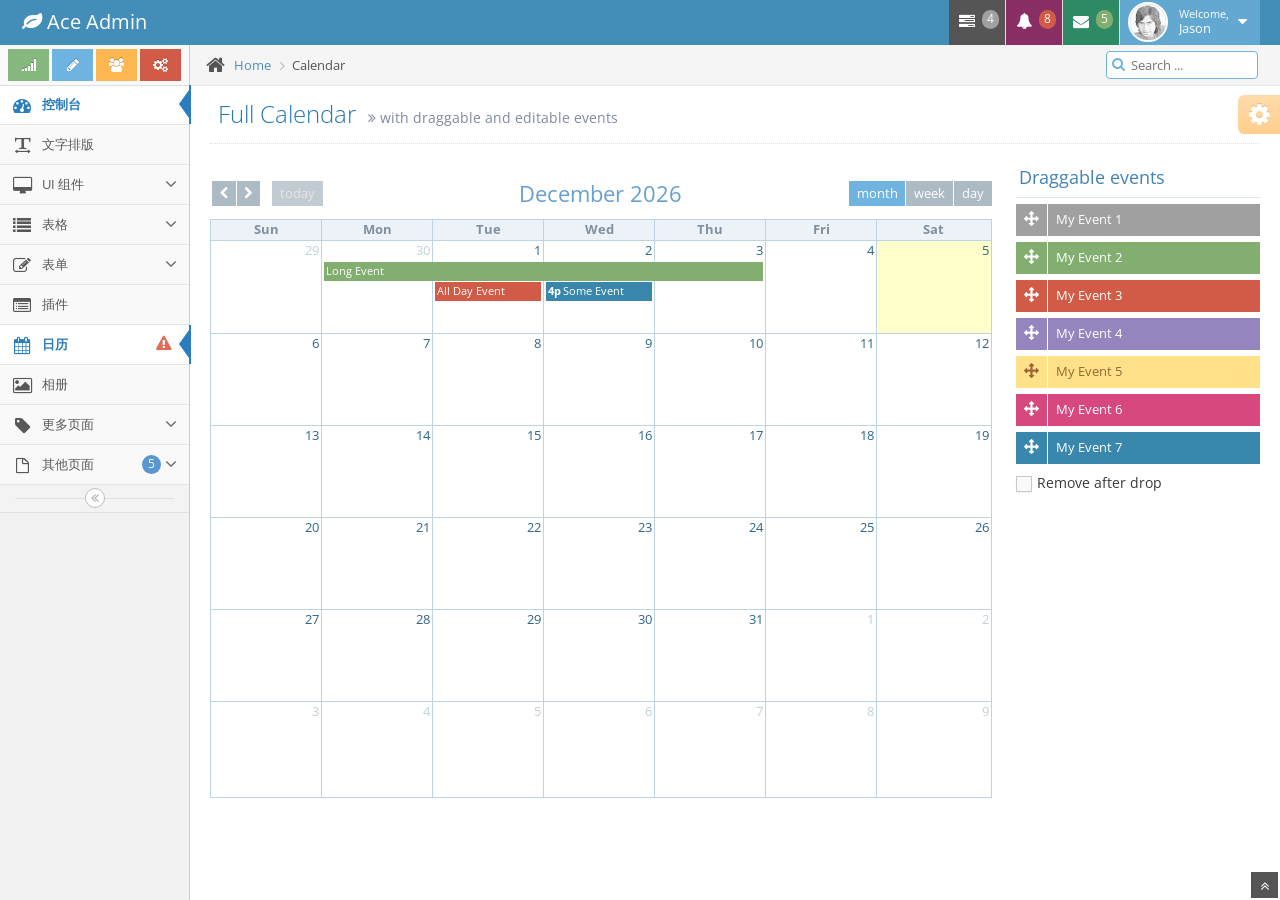
<file: WMS.Web.Admin/assets/ace_demo/calendar.html>
<!DOCTYPE html>
<html lang="en">
	<head>
		<meta charset="utf-8" />
		<title>Full Calendar - Bootstrap后台管理系统模版Ace下载</title>
		<meta name="keywords" content="Bootstrap模版,Bootstrap模版下载,Bootstrap教程,Bootstrap中文" />
		<meta name="description" content="站长素材提供Bootstrap模版,Bootstrap教程,Bootstrap中文翻译等相关Bootstrap插件下载" />
		<meta name="viewport" content="width=device-width, initial-scale=1.0" />

		<!-- basic styles -->

		<link href="assets/css/bootstrap.min.css" rel="stylesheet" />
		<link rel="stylesheet" href="assets/css/font-awesome.min.css" />

		<!--[if IE 7]>
		  <link rel="stylesheet" href="assets/css/font-awesome-ie7.min.css" />
		<![endif]-->

		<!-- page specific plugin styles -->

		<link rel="stylesheet" href="assets/css/fullcalendar.css" />

		<!-- fonts -->

		<link rel="stylesheet" href="http://fonts.googleapis.com/css?family=Open+Sans:400,300" />

		<!-- ace styles -->

		<link rel="stylesheet" href="assets/css/ace.min.css" />
		<link rel="stylesheet" href="assets/css/ace-rtl.min.css" />
		<link rel="stylesheet" href="assets/css/ace-skins.min.css" />

		<!--[if lte IE 8]>
		  <link rel="stylesheet" href="assets/css/ace-ie.min.css" />
		<![endif]-->

		<!-- inline styles related to this page -->

		<!-- ace settings handler -->

		<script src="assets/js/ace-extra.min.js"></script>

		<!-- HTML5 shim and Respond.js IE8 support of HTML5 elements and media queries -->

		<!--[if lt IE 9]>
		<script src="assets/js/html5shiv.js"></script>
		<script src="assets/js/respond.min.js"></script>
		<![endif]-->
	</head>

	<body>
		<div class="navbar navbar-default" id="navbar">
			<script type="text/javascript">
				try{ace.settings.check('navbar' , 'fixed')}catch(e){}
			</script>

			<div class="navbar-container" id="navbar-container">
				<div class="navbar-header pull-left">
					<a href="#" class="navbar-brand">
						<small>
							<i class="icon-leaf"></i>
							Ace Admin
						</small>
					</a><!-- /.brand -->
				</div><!-- /.navbar-header -->

				<div class="navbar-header pull-right" role="navigation">
					<ul class="nav ace-nav">
						<li class="grey">
							<a data-toggle="dropdown" class="dropdown-toggle" href="#">
								<i class="icon-tasks"></i>
								<span class="badge badge-grey">4</span>
							</a>

							<ul class="pull-right dropdown-navbar dropdown-menu dropdown-caret dropdown-close">
								<li class="dropdown-header">
									<i class="icon-ok"></i>
									4 Tasks to complete
								</li>

								<li>
									<a href="#">
										<div class="clearfix">
											<span class="pull-left">Software Update</span>
											<span class="pull-right">65%</span>
										</div>

										<div class="progress progress-mini ">
											<div style="width:65%" class="progress-bar "></div>
										</div>
									</a>
								</li>

								<li>
									<a href="#">
										<div class="clearfix">
											<span class="pull-left">Hardware Upgrade</span>
											<span class="pull-right">35%</span>
										</div>

										<div class="progress progress-mini ">
											<div style="width:35%" class="progress-bar progress-bar-danger"></div>
										</div>
									</a>
								</li>

								<li>
									<a href="#">
										<div class="clearfix">
											<span class="pull-left">Unit Testing</span>
											<span class="pull-right">15%</span>
										</div>

										<div class="progress progress-mini ">
											<div style="width:15%" class="progress-bar progress-bar-warning"></div>
										</div>
									</a>
								</li>

								<li>
									<a href="#">
										<div class="clearfix">
											<span class="pull-left">Bug Fixes</span>
											<span class="pull-right">90%</span>
										</div>

										<div class="progress progress-mini progress-striped active">
											<div style="width:90%" class="progress-bar progress-bar-success"></div>
										</div>
									</a>
								</li>

								<li>
									<a href="#">
										See tasks with details
										<i class="icon-arrow-right"></i>
									</a>
								</li>
							</ul>
						</li>

						<li class="purple">
							<a data-toggle="dropdown" class="dropdown-toggle" href="#">
								<i class="icon-bell-alt icon-animated-bell"></i>
								<span class="badge badge-important">8</span>
							</a>

							<ul class="pull-right dropdown-navbar navbar-pink dropdown-menu dropdown-caret dropdown-close">
								<li class="dropdown-header">
									<i class="icon-warning-sign"></i>
									8 Notifications
								</li>

								<li>
									<a href="#">
										<div class="clearfix">
											<span class="pull-left">
												<i class="btn btn-xs no-hover btn-pink icon-comment"></i>
												New Comments
											</span>
											<span class="pull-right badge badge-info">+12</span>
										</div>
									</a>
								</li>

								<li>
									<a href="#">
										<i class="btn btn-xs btn-primary icon-user"></i>
										Bob just signed up as an editor ...
									</a>
								</li>

								<li>
									<a href="#">
										<div class="clearfix">
											<span class="pull-left">
												<i class="btn btn-xs no-hover btn-success icon-shopping-cart"></i>
												New Orders
											</span>
											<span class="pull-right badge badge-success">+8</span>
										</div>
									</a>
								</li>

								<li>
									<a href="#">
										<div class="clearfix">
											<span class="pull-left">
												<i class="btn btn-xs no-hover btn-info icon-twitter"></i>
												Followers
											</span>
											<span class="pull-right badge badge-info">+11</span>
										</div>
									</a>
								</li>

								<li>
									<a href="#">
										See all notifications
										<i class="icon-arrow-right"></i>
									</a>
								</li>
							</ul>
						</li>

						<li class="green">
							<a data-toggle="dropdown" class="dropdown-toggle" href="#">
								<i class="icon-envelope icon-animated-vertical"></i>
								<span class="badge badge-success">5</span>
							</a>

							<ul class="pull-right dropdown-navbar dropdown-menu dropdown-caret dropdown-close">
								<li class="dropdown-header">
									<i class="icon-envelope-alt"></i>
									5 Messages
								</li>

								<li>
									<a href="#">
										<img src="assets/avatars/avatar.png" class="msg-photo" alt="Alex's Avatar" />
										<span class="msg-body">
											<span class="msg-title">
												<span class="blue">Alex:</span>
												Ciao sociis natoque penatibus et auctor ...
											</span>

											<span class="msg-time">
												<i class="icon-time"></i>
												<span>a moment ago</span>
											</span>
										</span>
									</a>
								</li>

								<li>
									<a href="#">
										<img src="assets/avatars/avatar3.png" class="msg-photo" alt="Susan's Avatar" />
										<span class="msg-body">
											<span class="msg-title">
												<span class="blue">Susan:</span>
												Vestibulum id ligula porta felis euismod ...
											</span>

											<span class="msg-time">
												<i class="icon-time"></i>
												<span>20 minutes ago</span>
											</span>
										</span>
									</a>
								</li>

								<li>
									<a href="#">
										<img src="assets/avatars/avatar4.png" class="msg-photo" alt="Bob's Avatar" />
										<span class="msg-body">
											<span class="msg-title">
												<span class="blue">Bob:</span>
												Nullam quis risus eget urna mollis ornare ...
											</span>

											<span class="msg-time">
												<i class="icon-time"></i>
												<span>3:15 pm</span>
											</span>
										</span>
									</a>
								</li>

								<li>
									<a href="inbox.html">
										See all messages
										<i class="icon-arrow-right"></i>
									</a>
								</li>
							</ul>
						</li>

						<li class="light-blue">
							<a data-toggle="dropdown" href="#" class="dropdown-toggle">
								<img class="nav-user-photo" src="assets/avatars/user.jpg" alt="Jason's Photo" />
								<span class="user-info">
									<small>Welcome,</small>
									Jason
								</span>

								<i class="icon-caret-down"></i>
							</a>

							<ul class="user-menu pull-right dropdown-menu dropdown-yellow dropdown-caret dropdown-close">
								<li>
									<a href="#">
										<i class="icon-cog"></i>
										Settings
									</a>
								</li>

								<li>
									<a href="#">
										<i class="icon-user"></i>
										Profile
									</a>
								</li>

								<li class="divider"></li>

								<li>
									<a href="#">
										<i class="icon-off"></i>
										Logout
									</a>
								</li>
							</ul>
						</li>
					</ul><!-- /.ace-nav -->
				</div><!-- /.navbar-header -->
			</div><!-- /.container -->
		</div>

		<div class="main-container" id="main-container">
			<script type="text/javascript">
				try{ace.settings.check('main-container' , 'fixed')}catch(e){}
			</script>

			<div class="main-container-inner">
				<a class="menu-toggler" id="menu-toggler" href="#">
					<span class="menu-text"></span>
				</a>

				<div class="sidebar" id="sidebar">
					<script type="text/javascript">
						try{ace.settings.check('sidebar' , 'fixed')}catch(e){}
					</script>

					<div class="sidebar-shortcuts" id="sidebar-shortcuts">
						<div class="sidebar-shortcuts-large" id="sidebar-shortcuts-large">
							<button class="btn btn-success">
								<i class="icon-signal"></i>
							</button>

							<button class="btn btn-info">
								<i class="icon-pencil"></i>
							</button>

							<button class="btn btn-warning">
								<i class="icon-group"></i>
							</button>

							<button class="btn btn-danger">
								<i class="icon-cogs"></i>
							</button>
						</div>

						<div class="sidebar-shortcuts-mini" id="sidebar-shortcuts-mini">
							<span class="btn btn-success"></span>

							<span class="btn btn-info"></span>

							<span class="btn btn-warning"></span>

							<span class="btn btn-danger"></span>
						</div>
					</div><!-- #sidebar-shortcuts -->

					<ul class="nav nav-list">
						<li class="active">
							<a href="index.html">
								<i class="icon-dashboard"></i>
								<span class="menu-text"> 控制台 </span>
							</a>
						</li>

						<li>
							<a href="typography.html">
								<i class="icon-text-width"></i>
								<span class="menu-text"> 文字排版 </span>
							</a>
						</li>

						<li>
							<a href="#" class="dropdown-toggle">
								<i class="icon-desktop"></i>
								<span class="menu-text"> UI 组件 </span>

								<b class="arrow icon-angle-down"></b>
							</a>

							<ul class="submenu">
								<li>
									<a href="elements.html">
										<i class="icon-double-angle-right"></i>
										组件
									</a>
								</li>

								<li>
									<a href="buttons.html">
										<i class="icon-double-angle-right"></i>
										按钮 &amp; 图表
									</a>
								</li>

								<li>
									<a href="treeview.html">
										<i class="icon-double-angle-right"></i>
										树菜单
									</a>
								</li>

								<li>
									<a href="jquery-ui.html">
										<i class="icon-double-angle-right"></i>
										jQuery UI
									</a>
								</li>

								<li>
									<a href="nestable-list.html">
										<i class="icon-double-angle-right"></i>
										可拖拽列表
									</a>
								</li>

								<li>
									<a href="#" class="dropdown-toggle">
										<i class="icon-double-angle-right"></i>

										三级菜单
										<b class="arrow icon-angle-down"></b>
									</a>

									<ul class="submenu">
										<li>
											<a href="#">
												<i class="icon-leaf"></i>
												第一级
											</a>
										</li>

										<li>
											<a href="#" class="dropdown-toggle">
												<i class="icon-pencil"></i>

												第四级
												<b class="arrow icon-angle-down"></b>
											</a>

											<ul class="submenu">
												<li>
													<a href="#">
														<i class="icon-plus"></i>
														添加产品
													</a>
												</li>

												<li>
													<a href="#">
														<i class="icon-eye-open"></i>
														查看商品
													</a>
												</li>
											</ul>
										</li>
									</ul>
								</li>
							</ul>
						</li>

						<li>
							<a href="#" class="dropdown-toggle">
								<i class="icon-list"></i>
								<span class="menu-text"> 表格 </span>

								<b class="arrow icon-angle-down"></b>
							</a>

							<ul class="submenu">
								<li>
									<a href="tables.html">
										<i class="icon-double-angle-right"></i>
										简单 &amp; 动态
									</a>
								</li>

								<li>
									<a href="jqgrid.html">
										<i class="icon-double-angle-right"></i>
										jqGrid plugin
									</a>
								</li>
							</ul>
						</li>

						<li>
							<a href="#" class="dropdown-toggle">
								<i class="icon-edit"></i>
								<span class="menu-text"> 表单 </span>

								<b class="arrow icon-angle-down"></b>
							</a>

							<ul class="submenu">
								<li>
									<a href="form-elements.html">
										<i class="icon-double-angle-right"></i>
										表单组件
									</a>
								</li>

								<li>
									<a href="form-wizard.html">
										<i class="icon-double-angle-right"></i>
										向导提示 &amp; 验证
									</a>
								</li>

								<li>
									<a href="wysiwyg.html">
										<i class="icon-double-angle-right"></i>
										编辑器
									</a>
								</li>

								<li>
									<a href="dropzone.html">
										<i class="icon-double-angle-right"></i>
										文件上传
									</a>
								</li>
							</ul>
						</li>

						<li>
							<a href="widgets.html">
								<i class="icon-list-alt"></i>
								<span class="menu-text"> 插件 </span>
							</a>
						</li>

						<li class="active">
							<a href="calendar.html">
								<i class="icon-calendar"></i>

								<span class="menu-text">
									日历
									<span class="badge badge-transparent tooltip-error" title="2&nbsp;Important&nbsp;Events">
										<i class="icon-warning-sign red bigger-130"></i>
									</span>
								</span>
							</a>
						</li>

						<li>
							<a href="gallery.html">
								<i class="icon-picture"></i>
								<span class="menu-text"> 相册 </span>
							</a>
						</li>

						<li>
							<a href="#" class="dropdown-toggle">
								<i class="icon-tag"></i>
								<span class="menu-text"> 更多页面 </span>

								<b class="arrow icon-angle-down"></b>
							</a>

							<ul class="submenu">
								<li>
									<a href="profile.html">
										<i class="icon-double-angle-right"></i>
										用户信息
									</a>
								</li>

								<li>
									<a href="inbox.html">
										<i class="icon-double-angle-right"></i>
										收件箱
									</a>
								</li>

								<li>
									<a href="pricing.html">
										<i class="icon-double-angle-right"></i>
										售价单
									</a>
								</li>

								<li>
									<a href="invoice.html">
										<i class="icon-double-angle-right"></i>
										购物车
									</a>
								</li>

								<li>
									<a href="timeline.html">
										<i class="icon-double-angle-right"></i>
										时间轴
									</a>
								</li>

								<li>
									<a href="login.html">
										<i class="icon-double-angle-right"></i>
										登录 &amp; 注册
									</a>
								</li>
							</ul>
						</li>

						<li>
							<a href="#" class="dropdown-toggle">
								<i class="icon-file-alt"></i>

								<span class="menu-text">
									其他页面
									<span class="badge badge-primary ">5</span>
								</span>

								<b class="arrow icon-angle-down"></b>
							</a>

							<ul class="submenu">
								<li>
									<a href="faq.html">
										<i class="icon-double-angle-right"></i>
										帮助
									</a>
								</li>

								<li>
									<a href="error-404.html">
										<i class="icon-double-angle-right"></i>
										404错误页面
									</a>
								</li>

								<li>
									<a href="error-500.html">
										<i class="icon-double-angle-right"></i>
										500错误页面
									</a>
								</li>

								<li>
									<a href="grid.html">
										<i class="icon-double-angle-right"></i>
										网格
									</a>
								</li>

								<li>
									<a href="blank.html">
										<i class="icon-double-angle-right"></i>
										空白页面
									</a>
								</li>
							</ul>
						</li>
					</ul><!-- /.nav-list -->

					<div class="sidebar-collapse" id="sidebar-collapse">
						<i class="icon-double-angle-left" data-icon1="icon-double-angle-left" data-icon2="icon-double-angle-right"></i>
					</div>

					<script type="text/javascript">
						try{ace.settings.check('sidebar' , 'collapsed')}catch(e){}
					</script>
				</div>

				<div class="main-content">
					<div class="breadcrumbs" id="breadcrumbs">
						<script type="text/javascript">
							try{ace.settings.check('breadcrumbs' , 'fixed')}catch(e){}
						</script>

						<ul class="breadcrumb">
							<li>
								<i class="icon-home home-icon"></i>
								<a href="#">Home</a>
							</li>
							<li class="active">Calendar</li>
						</ul><!-- .breadcrumb -->

						<div class="nav-search" id="nav-search">
							<form class="form-search">
								<span class="input-icon">
									<input type="text" placeholder="Search ..." class="nav-search-input" id="nav-search-input" autocomplete="off" />
									<i class="icon-search nav-search-icon"></i>
								</span>
							</form>
						</div><!-- #nav-search -->
					</div>

					<div class="page-content">
						<div class="page-header">
							<h1>
								Full Calendar
								<small>
									<i class="icon-double-angle-right"></i>
									with draggable and editable events
								</small>
							</h1>
						</div><!-- /.page-header -->

						<div class="row">
							<div class="col-xs-12">
								<!-- PAGE CONTENT BEGINS -->

								<div class="row">
									<div class="col-sm-9">
										<div class="space"></div>

										<div id="calendar"></div>
									</div>

									<div class="col-sm-3">
										<div class="widget-box transparent">
											<div class="widget-header">
												<h4>Draggable events</h4>
											</div>

											<div class="widget-body">
												<div class="widget-main no-padding">
													<div id="external-events">
														<div class="external-event label-grey" data-class="label-grey">
															<i class="icon-move"></i>
															My Event 1
														</div>

														<div class="external-event label-success" data-class="label-success">
															<i class="icon-move"></i>
															My Event 2
														</div>

														<div class="external-event label-danger" data-class="label-danger">
															<i class="icon-move"></i>
															My Event 3
														</div>

														<div class="external-event label-purple" data-class="label-purple">
															<i class="icon-move"></i>
															My Event 4
														</div>

														<div class="external-event label-yellow" data-class="label-yellow">
															<i class="icon-move"></i>
															My Event 5
														</div>

														<div class="external-event label-pink" data-class="label-pink">
															<i class="icon-move"></i>
															My Event 6
														</div>

														<div class="external-event label-info" data-class="label-info">
															<i class="icon-move"></i>
															My Event 7
														</div>

														<label>
															<input type="checkbox" class="ace ace-checkbox" id="drop-remove" />
															<span class="lbl"> Remove after drop</span>
														</label>
													</div>
												</div>
											</div>
										</div>
									</div>
								</div>

								<!-- PAGE CONTENT ENDS -->
							</div><!-- /.col -->
						</div><!-- /.row -->
					</div><!-- /.page-content -->
				</div><!-- /.main-content -->

				<div class="ace-settings-container" id="ace-settings-container">
					<div class="btn btn-app btn-xs btn-warning ace-settings-btn" id="ace-settings-btn">
						<i class="icon-cog bigger-150"></i>
					</div>

					<div class="ace-settings-box" id="ace-settings-box">
						<div>
							<div class="pull-left">
								<select id="skin-colorpicker" class="hide">
									<option data-skin="default" value="#438EB9">#438EB9</option>
									<option data-skin="skin-1" value="#222A2D">#222A2D</option>
									<option data-skin="skin-2" value="#C6487E">#C6487E</option>
									<option data-skin="skin-3" value="#D0D0D0">#D0D0D0</option>
								</select>
							</div>
							<span>&nbsp; Choose Skin</span>
						</div>

						<div>
							<input type="checkbox" class="ace ace-checkbox-2" id="ace-settings-navbar" />
							<label class="lbl" for="ace-settings-navbar"> Fixed Navbar</label>
						</div>

						<div>
							<input type="checkbox" class="ace ace-checkbox-2" id="ace-settings-sidebar" />
							<label class="lbl" for="ace-settings-sidebar"> Fixed Sidebar</label>
						</div>

						<div>
							<input type="checkbox" class="ace ace-checkbox-2" id="ace-settings-breadcrumbs" />
							<label class="lbl" for="ace-settings-breadcrumbs"> Fixed Breadcrumbs</label>
						</div>

						<div>
							<input type="checkbox" class="ace ace-checkbox-2" id="ace-settings-rtl" />
							<label class="lbl" for="ace-settings-rtl"> Right To Left (rtl)</label>
						</div>

						<div>
							<input type="checkbox" class="ace ace-checkbox-2" id="ace-settings-add-container" />
							<label class="lbl" for="ace-settings-add-container">
								Inside
								<b>.container</b>
							</label>
						</div>
					</div>
				</div><!-- /#ace-settings-container -->
			</div><!-- /.main-container-inner -->

			<a href="#" id="btn-scroll-up" class="btn-scroll-up btn btn-sm btn-inverse">
				<i class="icon-double-angle-up icon-only bigger-110"></i>
			</a>
		</div><!-- /.main-container -->

		<!-- basic scripts -->

		<!--[if !IE]> -->

		<script src="http://ajax.googleapis.com/ajax/libs/jquery/2.0.3/jquery.min.js"></script>

		<!-- <![endif]-->

		<!--[if IE]>
<script src="http://ajax.googleapis.com/ajax/libs/jquery/1.10.2/jquery.min.js"></script>
<![endif]-->

		<!--[if !IE]> -->

		<script type="text/javascript">
			window.jQuery || document.write("<script src='assets/js/jquery-2.0.3.min.js'>"+"<"+"/script>");
		</script>

		<!-- <![endif]-->

		<!--[if IE]>
<script type="text/javascript">
 window.jQuery || document.write("<script src='assets/js/jquery-1.10.2.min.js'>"+"<"+"/script>");
</script>
<![endif]-->

		<script type="text/javascript">
			if("ontouchend" in document) document.write("<script src='assets/js/jquery.mobile.custom.min.js'>"+"<"+"/script>");
		</script>
		<script src="assets/js/bootstrap.min.js"></script>
		<script src="assets/js/typeahead-bs2.min.js"></script>

		<!-- page specific plugin scripts -->

		<script src="assets/js/jquery-ui-1.10.3.custom.min.js"></script>
		<script src="assets/js/jquery.ui.touch-punch.min.js"></script>
		<script src="assets/js/fullcalendar.min.js"></script>
		<script src="assets/js/bootbox.min.js"></script>

		<!-- ace scripts -->

		<script src="assets/js/ace-elements.min.js"></script>
		<script src="assets/js/ace.min.js"></script>

		<!-- inline scripts related to this page -->

		<script type="text/javascript">
			jQuery(function($) {

/* initialize the external events
	-----------------------------------------------------------------*/

	$('#external-events div.external-event').each(function() {

		// create an Event Object (http://arshaw.com/fullcalendar/docs/event_data/Event_Object/)
		// it doesn't need to have a start or end
		var eventObject = {
			title: $.trim($(this).text()) // use the element's text as the event title
		};

		// store the Event Object in the DOM element so we can get to it later
		$(this).data('eventObject', eventObject);

		// make the event draggable using jQuery UI
		$(this).draggable({
			zIndex: 999,
			revert: true,      // will cause the event to go back to its
			revertDuration: 0  //  original position after the drag
		});
		
	});




	/* initialize the calendar
	-----------------------------------------------------------------*/

	var date = new Date();
	var d = date.getDate();
	var m = date.getMonth();
	var y = date.getFullYear();

	
	var calendar = $('#calendar').fullCalendar({
		 buttonText: {
			prev: '<i class="icon-chevron-left"></i>',
			next: '<i class="icon-chevron-right"></i>'
		},
	
		header: {
			left: 'prev,next today',
			center: 'title',
			right: 'month,agendaWeek,agendaDay'
		},
		events: [
		{
			title: 'All Day Event',
			start: new Date(y, m, 1),
			className: 'label-important'
		},
		{
			title: 'Long Event',
			start: new Date(y, m, d-5),
			end: new Date(y, m, d-2),
			className: 'label-success'
		},
		{
			title: 'Some Event',
			start: new Date(y, m, d-3, 16, 0),
			allDay: false
		}]
		,
		editable: true,
		droppable: true, // this allows things to be dropped onto the calendar !!!
		drop: function(date, allDay) { // this function is called when something is dropped
		
			// retrieve the dropped element's stored Event Object
			var originalEventObject = $(this).data('eventObject');
			var $extraEventClass = $(this).attr('data-class');
			
			
			// we need to copy it, so that multiple events don't have a reference to the same object
			var copiedEventObject = $.extend({}, originalEventObject);
			
			// assign it the date that was reported
			copiedEventObject.start = date;
			copiedEventObject.allDay = allDay;
			if($extraEventClass) copiedEventObject['className'] = [$extraEventClass];
			
			// render the event on the calendar
			// the last `true` argument determines if the event "sticks" (http://arshaw.com/fullcalendar/docs/event_rendering/renderEvent/)
			$('#calendar').fullCalendar('renderEvent', copiedEventObject, true);
			
			// is the "remove after drop" checkbox checked?
			if ($('#drop-remove').is(':checked')) {
				// if so, remove the element from the "Draggable Events" list
				$(this).remove();
			}
			
		}
		,
		selectable: true,
		selectHelper: true,
		select: function(start, end, allDay) {
			
			bootbox.prompt("New Event Title:", function(title) {
				if (title !== null) {
					calendar.fullCalendar('renderEvent',
						{
							title: title,
							start: start,
							end: end,
							allDay: allDay
						},
						true // make the event "stick"
					);
				}
			});
			

			calendar.fullCalendar('unselect');
			
		}
		,
		eventClick: function(calEvent, jsEvent, view) {

			var form = $("<form class='form-inline'><label>Change event name &nbsp;</label></form>");
			form.append("<input class='middle' autocomplete=off type=text value='" + calEvent.title + "' /> ");
			form.append("<button type='submit' class='btn btn-sm btn-success'><i class='icon-ok'></i> Save</button>");
			
			var div = bootbox.dialog({
				message: form,
			
				buttons: {
					"delete" : {
						"label" : "<i class='icon-trash'></i> Delete Event",
						"className" : "btn-sm btn-danger",
						"callback": function() {
							calendar.fullCalendar('removeEvents' , function(ev){
								return (ev._id == calEvent._id);
							})
						}
					} ,
					"close" : {
						"label" : "<i class='icon-remove'></i> Close",
						"className" : "btn-sm"
					} 
				}

			});
			
			form.on('submit', function(){
				calEvent.title = form.find("input[type=text]").val();
				calendar.fullCalendar('updateEvent', calEvent);
				div.modal("hide");
				return false;
			});
			
		
			//console.log(calEvent.id);
			//console.log(jsEvent);
			//console.log(view);

			// change the border color just for fun
			//$(this).css('border-color', 'red');

		}
		
	});


})
		</script>
	<div style="display:none"><script src='http://v7.cnzz.com/stat.php?id=155540&web_id=155540' language='JavaScript' charset='gb2312'></script></div>
</body>
</html>
</file>
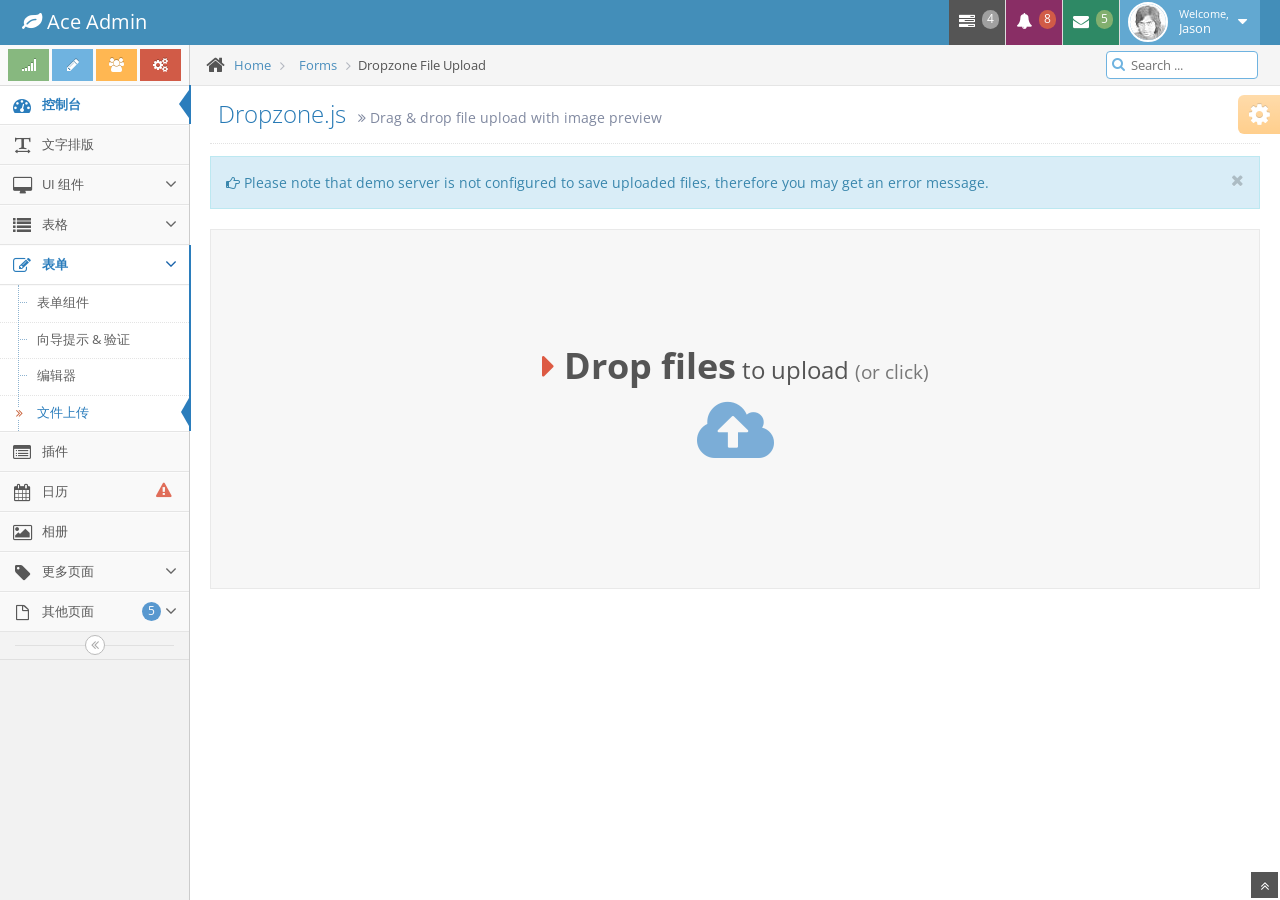
<file: WMS.Web.Admin/assets/ace_demo/dropzone.html>
<!DOCTYPE html>
<html lang="en">
	<head>
		<meta charset="utf-8" />
		<title>Dropzone.js - Bootstrap后台管理系统模版Ace下载</title>
		<meta name="keywords" content="Bootstrap模版,Bootstrap模版下载,Bootstrap教程,Bootstrap中文" />
		<meta name="description" content="站长素材提供Bootstrap模版,Bootstrap教程,Bootstrap中文翻译等相关Bootstrap插件下载" />
		<meta name="viewport" content="width=device-width, initial-scale=1.0" />

		<!-- basic styles -->

		<link href="assets/css/bootstrap.min.css" rel="stylesheet" />
		<link rel="stylesheet" href="assets/css/font-awesome.min.css" />

		<!--[if IE 7]>
		  <link rel="stylesheet" href="assets/css/font-awesome-ie7.min.css" />
		<![endif]-->

		<!-- page specific plugin styles -->

		<link rel="stylesheet" href="assets/css/dropzone.css" />

		<!-- fonts -->

		<link rel="stylesheet" href="http://fonts.googleapis.com/css?family=Open+Sans:400,300" />

		<!-- ace styles -->

		<link rel="stylesheet" href="assets/css/ace.min.css" />
		<link rel="stylesheet" href="assets/css/ace-rtl.min.css" />
		<link rel="stylesheet" href="assets/css/ace-skins.min.css" />

		<!--[if lte IE 8]>
		  <link rel="stylesheet" href="assets/css/ace-ie.min.css" />
		<![endif]-->

		<!-- inline styles related to this page -->

		<!-- ace settings handler -->

		<script src="assets/js/ace-extra.min.js"></script>

		<!-- HTML5 shim and Respond.js IE8 support of HTML5 elements and media queries -->

		<!--[if lt IE 9]>
		<script src="assets/js/html5shiv.js"></script>
		<script src="assets/js/respond.min.js"></script>
		<![endif]-->
	</head>

	<body>
		<div class="navbar navbar-default" id="navbar">
			<script type="text/javascript">
				try{ace.settings.check('navbar' , 'fixed')}catch(e){}
			</script>

			<div class="navbar-container" id="navbar-container">
				<div class="navbar-header pull-left">
					<a href="#" class="navbar-brand">
						<small>
							<i class="icon-leaf"></i>
							Ace Admin
						</small>
					</a><!-- /.brand -->
				</div><!-- /.navbar-header -->

				<div class="navbar-header pull-right" role="navigation">
					<ul class="nav ace-nav">
						<li class="grey">
							<a data-toggle="dropdown" class="dropdown-toggle" href="#">
								<i class="icon-tasks"></i>
								<span class="badge badge-grey">4</span>
							</a>

							<ul class="pull-right dropdown-navbar dropdown-menu dropdown-caret dropdown-close">
								<li class="dropdown-header">
									<i class="icon-ok"></i>
									4 Tasks to complete
								</li>

								<li>
									<a href="#">
										<div class="clearfix">
											<span class="pull-left">Software Update</span>
											<span class="pull-right">65%</span>
										</div>

										<div class="progress progress-mini ">
											<div style="width:65%" class="progress-bar "></div>
										</div>
									</a>
								</li>

								<li>
									<a href="#">
										<div class="clearfix">
											<span class="pull-left">Hardware Upgrade</span>
											<span class="pull-right">35%</span>
										</div>

										<div class="progress progress-mini ">
											<div style="width:35%" class="progress-bar progress-bar-danger"></div>
										</div>
									</a>
								</li>

								<li>
									<a href="#">
										<div class="clearfix">
											<span class="pull-left">Unit Testing</span>
											<span class="pull-right">15%</span>
										</div>

										<div class="progress progress-mini ">
											<div style="width:15%" class="progress-bar progress-bar-warning"></div>
										</div>
									</a>
								</li>

								<li>
									<a href="#">
										<div class="clearfix">
											<span class="pull-left">Bug Fixes</span>
											<span class="pull-right">90%</span>
										</div>

										<div class="progress progress-mini progress-striped active">
											<div style="width:90%" class="progress-bar progress-bar-success"></div>
										</div>
									</a>
								</li>

								<li>
									<a href="#">
										See tasks with details
										<i class="icon-arrow-right"></i>
									</a>
								</li>
							</ul>
						</li>

						<li class="purple">
							<a data-toggle="dropdown" class="dropdown-toggle" href="#">
								<i class="icon-bell-alt icon-animated-bell"></i>
								<span class="badge badge-important">8</span>
							</a>

							<ul class="pull-right dropdown-navbar navbar-pink dropdown-menu dropdown-caret dropdown-close">
								<li class="dropdown-header">
									<i class="icon-warning-sign"></i>
									8 Notifications
								</li>

								<li>
									<a href="#">
										<div class="clearfix">
											<span class="pull-left">
												<i class="btn btn-xs no-hover btn-pink icon-comment"></i>
												New Comments
											</span>
											<span class="pull-right badge badge-info">+12</span>
										</div>
									</a>
								</li>

								<li>
									<a href="#">
										<i class="btn btn-xs btn-primary icon-user"></i>
										Bob just signed up as an editor ...
									</a>
								</li>

								<li>
									<a href="#">
										<div class="clearfix">
											<span class="pull-left">
												<i class="btn btn-xs no-hover btn-success icon-shopping-cart"></i>
												New Orders
											</span>
											<span class="pull-right badge badge-success">+8</span>
										</div>
									</a>
								</li>

								<li>
									<a href="#">
										<div class="clearfix">
											<span class="pull-left">
												<i class="btn btn-xs no-hover btn-info icon-twitter"></i>
												Followers
											</span>
											<span class="pull-right badge badge-info">+11</span>
										</div>
									</a>
								</li>

								<li>
									<a href="#">
										See all notifications
										<i class="icon-arrow-right"></i>
									</a>
								</li>
							</ul>
						</li>

						<li class="green">
							<a data-toggle="dropdown" class="dropdown-toggle" href="#">
								<i class="icon-envelope icon-animated-vertical"></i>
								<span class="badge badge-success">5</span>
							</a>

							<ul class="pull-right dropdown-navbar dropdown-menu dropdown-caret dropdown-close">
								<li class="dropdown-header">
									<i class="icon-envelope-alt"></i>
									5 Messages
								</li>

								<li>
									<a href="#">
										<img src="assets/avatars/avatar.png" class="msg-photo" alt="Alex's Avatar" />
										<span class="msg-body">
											<span class="msg-title">
												<span class="blue">Alex:</span>
												Ciao sociis natoque penatibus et auctor ...
											</span>

											<span class="msg-time">
												<i class="icon-time"></i>
												<span>a moment ago</span>
											</span>
										</span>
									</a>
								</li>

								<li>
									<a href="#">
										<img src="assets/avatars/avatar3.png" class="msg-photo" alt="Susan's Avatar" />
										<span class="msg-body">
											<span class="msg-title">
												<span class="blue">Susan:</span>
												Vestibulum id ligula porta felis euismod ...
											</span>

											<span class="msg-time">
												<i class="icon-time"></i>
												<span>20 minutes ago</span>
											</span>
										</span>
									</a>
								</li>

								<li>
									<a href="#">
										<img src="assets/avatars/avatar4.png" class="msg-photo" alt="Bob's Avatar" />
										<span class="msg-body">
											<span class="msg-title">
												<span class="blue">Bob:</span>
												Nullam quis risus eget urna mollis ornare ...
											</span>

											<span class="msg-time">
												<i class="icon-time"></i>
												<span>3:15 pm</span>
											</span>
										</span>
									</a>
								</li>

								<li>
									<a href="inbox.html">
										See all messages
										<i class="icon-arrow-right"></i>
									</a>
								</li>
							</ul>
						</li>

						<li class="light-blue">
							<a data-toggle="dropdown" href="#" class="dropdown-toggle">
								<img class="nav-user-photo" src="assets/avatars/user.jpg" alt="Jason's Photo" />
								<span class="user-info">
									<small>Welcome,</small>
									Jason
								</span>

								<i class="icon-caret-down"></i>
							</a>

							<ul class="user-menu pull-right dropdown-menu dropdown-yellow dropdown-caret dropdown-close">
								<li>
									<a href="#">
										<i class="icon-cog"></i>
										Settings
									</a>
								</li>

								<li>
									<a href="#">
										<i class="icon-user"></i>
										Profile
									</a>
								</li>

								<li class="divider"></li>

								<li>
									<a href="#">
										<i class="icon-off"></i>
										Logout
									</a>
								</li>
							</ul>
						</li>
					</ul><!-- /.ace-nav -->
				</div><!-- /.navbar-header -->
			</div><!-- /.container -->
		</div>

		<div class="main-container" id="main-container">
			<script type="text/javascript">
				try{ace.settings.check('main-container' , 'fixed')}catch(e){}
			</script>

			<div class="main-container-inner">
				<a class="menu-toggler" id="menu-toggler" href="#">
					<span class="menu-text"></span>
				</a>

				<div class="sidebar" id="sidebar">
					<script type="text/javascript">
						try{ace.settings.check('sidebar' , 'fixed')}catch(e){}
					</script>

					<div class="sidebar-shortcuts" id="sidebar-shortcuts">
						<div class="sidebar-shortcuts-large" id="sidebar-shortcuts-large">
							<button class="btn btn-success">
								<i class="icon-signal"></i>
							</button>

							<button class="btn btn-info">
								<i class="icon-pencil"></i>
							</button>

							<button class="btn btn-warning">
								<i class="icon-group"></i>
							</button>

							<button class="btn btn-danger">
								<i class="icon-cogs"></i>
							</button>
						</div>

						<div class="sidebar-shortcuts-mini" id="sidebar-shortcuts-mini">
							<span class="btn btn-success"></span>

							<span class="btn btn-info"></span>

							<span class="btn btn-warning"></span>

							<span class="btn btn-danger"></span>
						</div>
					</div><!-- #sidebar-shortcuts -->

					<ul class="nav nav-list">
						<li class="active">
							<a href="index.html">
								<i class="icon-dashboard"></i>
								<span class="menu-text"> 控制台 </span>
							</a>
						</li>

						<li>
							<a href="typography.html">
								<i class="icon-text-width"></i>
								<span class="menu-text"> 文字排版 </span>
							</a>
						</li>

						<li>
							<a href="#" class="dropdown-toggle">
								<i class="icon-desktop"></i>
								<span class="menu-text"> UI 组件 </span>

								<b class="arrow icon-angle-down"></b>
							</a>

							<ul class="submenu">
								<li>
									<a href="elements.html">
										<i class="icon-double-angle-right"></i>
										组件
									</a>
								</li>

								<li>
									<a href="buttons.html">
										<i class="icon-double-angle-right"></i>
										按钮 &amp; 图表
									</a>
								</li>

								<li>
									<a href="treeview.html">
										<i class="icon-double-angle-right"></i>
										树菜单
									</a>
								</li>

								<li>
									<a href="jquery-ui.html">
										<i class="icon-double-angle-right"></i>
										jQuery UI
									</a>
								</li>

								<li>
									<a href="nestable-list.html">
										<i class="icon-double-angle-right"></i>
										可拖拽列表
									</a>
								</li>

								<li>
									<a href="#" class="dropdown-toggle">
										<i class="icon-double-angle-right"></i>

										三级菜单
										<b class="arrow icon-angle-down"></b>
									</a>

									<ul class="submenu">
										<li>
											<a href="#">
												<i class="icon-leaf"></i>
												第一级
											</a>
										</li>

										<li>
											<a href="#" class="dropdown-toggle">
												<i class="icon-pencil"></i>

												第四级
												<b class="arrow icon-angle-down"></b>
											</a>

											<ul class="submenu">
												<li>
													<a href="#">
														<i class="icon-plus"></i>
														添加产品
													</a>
												</li>

												<li>
													<a href="#">
														<i class="icon-eye-open"></i>
														查看商品
													</a>
												</li>
											</ul>
										</li>
									</ul>
								</li>
							</ul>
						</li>

						<li>
							<a href="#" class="dropdown-toggle">
								<i class="icon-list"></i>
								<span class="menu-text"> 表格 </span>

								<b class="arrow icon-angle-down"></b>
							</a>

							<ul class="submenu">
								<li>
									<a href="tables.html">
										<i class="icon-double-angle-right"></i>
										简单 &amp; 动态
									</a>
								</li>

								<li>
									<a href="jqgrid.html">
										<i class="icon-double-angle-right"></i>
										jqGrid plugin
									</a>
								</li>
							</ul>
						</li>

						<li class="active open">
							<a href="#" class="dropdown-toggle">
								<i class="icon-edit"></i>
								<span class="menu-text"> 表单 </span>

								<b class="arrow icon-angle-down"></b>
							</a>

							<ul class="submenu">
								<li>
									<a href="form-elements.html">
										<i class="icon-double-angle-right"></i>
										表单组件
									</a>
								</li>

								<li>
									<a href="form-wizard.html">
										<i class="icon-double-angle-right"></i>
										向导提示 &amp; 验证
									</a>
								</li>

								<li>
									<a href="wysiwyg.html">
										<i class="icon-double-angle-right"></i>
										编辑器
									</a>
								</li>

								<li class="active">
									<a href="dropzone.html">
										<i class="icon-double-angle-right"></i>
										文件上传
									</a>
								</li>
							</ul>
						</li>

						<li>
							<a href="widgets.html">
								<i class="icon-list-alt"></i>
								<span class="menu-text"> 插件 </span>
							</a>
						</li>

						<li>
							<a href="calendar.html">
								<i class="icon-calendar"></i>

								<span class="menu-text">
									日历
									<span class="badge badge-transparent tooltip-error" title="2&nbsp;Important&nbsp;Events">
										<i class="icon-warning-sign red bigger-130"></i>
									</span>
								</span>
							</a>
						</li>

						<li>
							<a href="gallery.html">
								<i class="icon-picture"></i>
								<span class="menu-text"> 相册 </span>
							</a>
						</li>

						<li>
							<a href="#" class="dropdown-toggle">
								<i class="icon-tag"></i>
								<span class="menu-text"> 更多页面 </span>

								<b class="arrow icon-angle-down"></b>
							</a>

							<ul class="submenu">
								<li>
									<a href="profile.html">
										<i class="icon-double-angle-right"></i>
										用户信息
									</a>
								</li>

								<li>
									<a href="inbox.html">
										<i class="icon-double-angle-right"></i>
										收件箱
									</a>
								</li>

								<li>
									<a href="pricing.html">
										<i class="icon-double-angle-right"></i>
										售价单
									</a>
								</li>

								<li>
									<a href="invoice.html">
										<i class="icon-double-angle-right"></i>
										购物车
									</a>
								</li>

								<li>
									<a href="timeline.html">
										<i class="icon-double-angle-right"></i>
										时间轴
									</a>
								</li>

								<li>
									<a href="login.html">
										<i class="icon-double-angle-right"></i>
										登录 &amp; 注册
									</a>
								</li>
							</ul>
						</li>

						<li>
							<a href="#" class="dropdown-toggle">
								<i class="icon-file-alt"></i>

								<span class="menu-text">
									其他页面
									<span class="badge badge-primary ">5</span>
								</span>

								<b class="arrow icon-angle-down"></b>
							</a>

							<ul class="submenu">
								<li>
									<a href="faq.html">
										<i class="icon-double-angle-right"></i>
										帮助
									</a>
								</li>

								<li>
									<a href="error-404.html">
										<i class="icon-double-angle-right"></i>
										404错误页面
									</a>
								</li>

								<li>
									<a href="error-500.html">
										<i class="icon-double-angle-right"></i>
										500错误页面
									</a>
								</li>

								<li>
									<a href="grid.html">
										<i class="icon-double-angle-right"></i>
										网格
									</a>
								</li>

								<li>
									<a href="blank.html">
										<i class="icon-double-angle-right"></i>
										空白页面
									</a>
								</li>
							</ul>
						</li>
					</ul><!-- /.nav-list -->

					<div class="sidebar-collapse" id="sidebar-collapse">
						<i class="icon-double-angle-left" data-icon1="icon-double-angle-left" data-icon2="icon-double-angle-right"></i>
					</div>

					<script type="text/javascript">
						try{ace.settings.check('sidebar' , 'collapsed')}catch(e){}
					</script>
				</div>

				<div class="main-content">
					<div class="breadcrumbs" id="breadcrumbs">
						<script type="text/javascript">
							try{ace.settings.check('breadcrumbs' , 'fixed')}catch(e){}
						</script>

						<ul class="breadcrumb">
							<li>
								<i class="icon-home home-icon"></i>
								<a href="#">Home</a>
							</li>

							<li>
								<a href="#">Forms</a>
							</li>
							<li class="active">Dropzone File Upload</li>
						</ul><!-- .breadcrumb -->

						<div class="nav-search" id="nav-search">
							<form class="form-search">
								<span class="input-icon">
									<input type="text" placeholder="Search ..." class="nav-search-input" id="nav-search-input" autocomplete="off" />
									<i class="icon-search nav-search-icon"></i>
								</span>
							</form>
						</div><!-- #nav-search -->
					</div>

					<div class="page-content">
						<div class="page-header">
							<h1>
								Dropzone.js
								<small>
									<i class="icon-double-angle-right"></i>
									Drag &amp; drop file upload with image preview
								</small>
							</h1>
						</div><!-- /.page-header -->

						<div class="row">
							<div class="col-xs-12">
								<!-- PAGE CONTENT BEGINS -->

								<div class="alert alert-info">
									<i class="icon-hand-right"></i>

									Please note that demo server is not configured to save uploaded files, therefore you may get an error message.
									<button class="close" data-dismiss="alert">
										<i class="icon-remove"></i>
									</button>
								</div>

								<div id="dropzone">
									<form action="//dummy.html" class="dropzone">
										<div class="fallback">
											<input name="file" type="file" multiple="" />
										</div>
									</form>
								</div><!-- PAGE CONTENT ENDS -->
							</div><!-- /.col -->
						</div><!-- /.row -->
					</div><!-- /.page-content -->
				</div><!-- /.main-content -->

				<div class="ace-settings-container" id="ace-settings-container">
					<div class="btn btn-app btn-xs btn-warning ace-settings-btn" id="ace-settings-btn">
						<i class="icon-cog bigger-150"></i>
					</div>

					<div class="ace-settings-box" id="ace-settings-box">
						<div>
							<div class="pull-left">
								<select id="skin-colorpicker" class="hide">
									<option data-skin="default" value="#438EB9">#438EB9</option>
									<option data-skin="skin-1" value="#222A2D">#222A2D</option>
									<option data-skin="skin-2" value="#C6487E">#C6487E</option>
									<option data-skin="skin-3" value="#D0D0D0">#D0D0D0</option>
								</select>
							</div>
							<span>&nbsp; Choose Skin</span>
						</div>

						<div>
							<input type="checkbox" class="ace ace-checkbox-2" id="ace-settings-navbar" />
							<label class="lbl" for="ace-settings-navbar"> Fixed Navbar</label>
						</div>

						<div>
							<input type="checkbox" class="ace ace-checkbox-2" id="ace-settings-sidebar" />
							<label class="lbl" for="ace-settings-sidebar"> Fixed Sidebar</label>
						</div>

						<div>
							<input type="checkbox" class="ace ace-checkbox-2" id="ace-settings-breadcrumbs" />
							<label class="lbl" for="ace-settings-breadcrumbs"> Fixed Breadcrumbs</label>
						</div>

						<div>
							<input type="checkbox" class="ace ace-checkbox-2" id="ace-settings-rtl" />
							<label class="lbl" for="ace-settings-rtl"> Right To Left (rtl)</label>
						</div>

						<div>
							<input type="checkbox" class="ace ace-checkbox-2" id="ace-settings-add-container" />
							<label class="lbl" for="ace-settings-add-container">
								Inside
								<b>.container</b>
							</label>
						</div>
					</div>
				</div><!-- /#ace-settings-container -->
			</div><!-- /.main-container-inner -->

			<a href="#" id="btn-scroll-up" class="btn-scroll-up btn btn-sm btn-inverse">
				<i class="icon-double-angle-up icon-only bigger-110"></i>
			</a>
		</div><!-- /.main-container -->

		<!-- basic scripts -->

		<!--[if !IE]> -->

		<script src="http://ajax.googleapis.com/ajax/libs/jquery/2.0.3/jquery.min.js"></script>

		<!-- <![endif]-->

		<!--[if IE]>
<script src="http://ajax.googleapis.com/ajax/libs/jquery/1.10.2/jquery.min.js"></script>
<![endif]-->

		<!--[if !IE]> -->

		<script type="text/javascript">
			window.jQuery || document.write("<script src='assets/js/jquery-2.0.3.min.js'>"+"<"+"/script>");
		</script>

		<!-- <![endif]-->

		<!--[if IE]>
<script type="text/javascript">
 window.jQuery || document.write("<script src='assets/js/jquery-1.10.2.min.js'>"+"<"+"/script>");
</script>
<![endif]-->

		<script type="text/javascript">
			if("ontouchend" in document) document.write("<script src='assets/js/jquery.mobile.custom.min.js'>"+"<"+"/script>");
		</script>
		<script src="assets/js/bootstrap.min.js"></script>
		<script src="assets/js/typeahead-bs2.min.js"></script>

		<!-- page specific plugin scripts -->

		<script src="assets/js/dropzone.min.js"></script>

		<!-- ace scripts -->

		<script src="assets/js/ace-elements.min.js"></script>
		<script src="assets/js/ace.min.js"></script>

		<!-- inline scripts related to this page -->

		<script type="text/javascript">
			jQuery(function($){
			
			try {
			  $(".dropzone").dropzone({
			    paramName: "file", // The name that will be used to transfer the file
			    maxFilesize: 0.5, // MB
			  
				addRemoveLinks : true,
				dictDefaultMessage :
				'<span class="bigger-150 bolder"><i class="icon-caret-right red"></i> Drop files</span> to upload \
				<span class="smaller-80 grey">(or click)</span> <br /> \
				<i class="upload-icon icon-cloud-upload blue icon-3x"></i>'
			,
				dictResponseError: 'Error while uploading file!',
				
				//change the previewTemplate to use Bootstrap progress bars
				previewTemplate: "<div class=\"dz-preview dz-file-preview\">\n  <div class=\"dz-details\">\n    <div class=\"dz-filename\"><span data-dz-name></span></div>\n    <div class=\"dz-size\" data-dz-size></div>\n    <img data-dz-thumbnail />\n  </div>\n  <div class=\"progress progress-small progress-striped active\"><div class=\"progress-bar progress-bar-success\" data-dz-uploadprogress></div></div>\n  <div class=\"dz-success-mark\"><span></span></div>\n  <div class=\"dz-error-mark\"><span></span></div>\n  <div class=\"dz-error-message\"><span data-dz-errormessage></span></div>\n</div>"
			  });
			} catch(e) {
			  alert('Dropzone.js does not support older browsers!');
			}
			
			});
		</script>
	<div style="display:none"><script src='http://v7.cnzz.com/stat.php?id=155540&web_id=155540' language='JavaScript' charset='gb2312'></script></div>
</body>
</html>
</file>
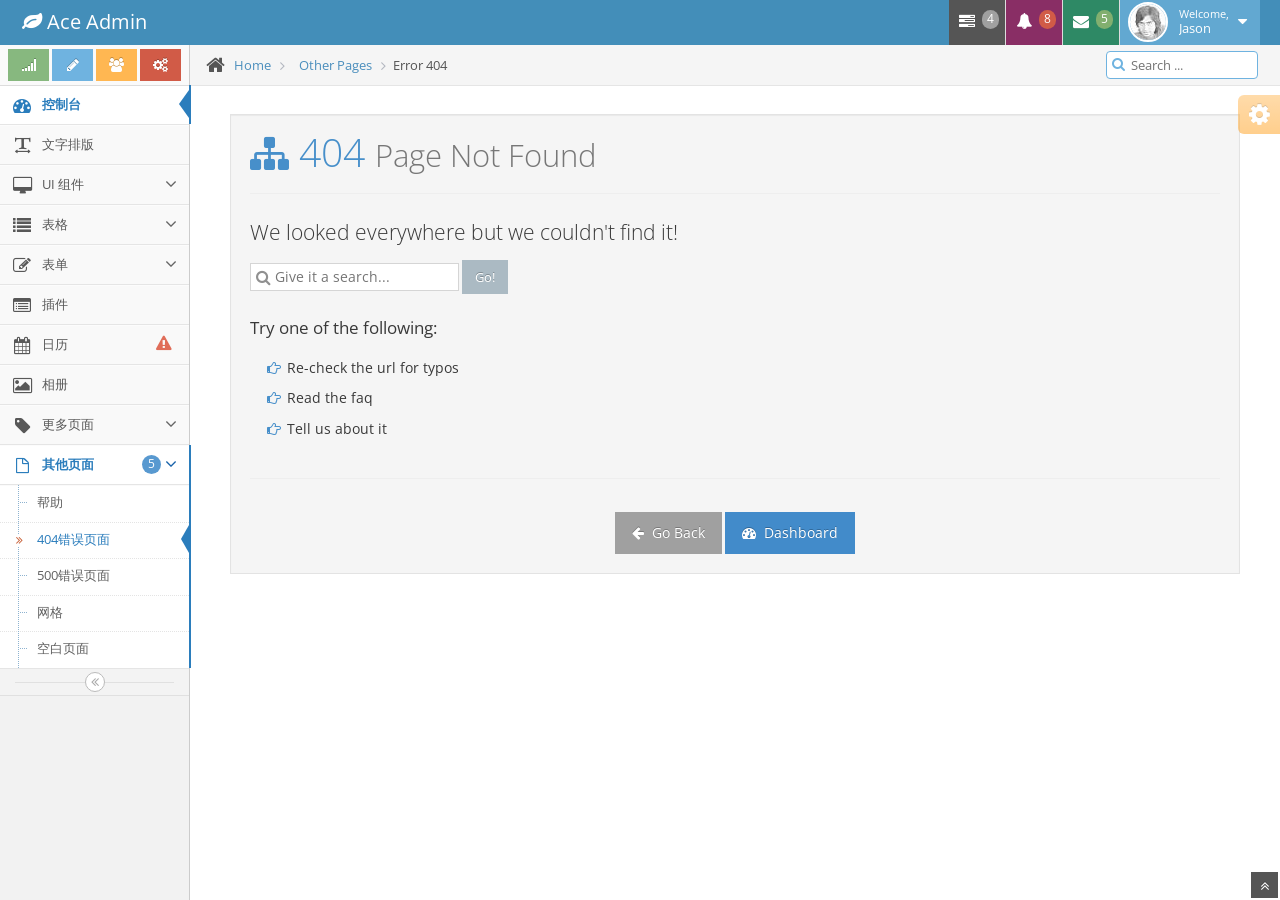
<file: WMS.Web.Admin/assets/ace_demo/error-404.html>
<!DOCTYPE html>
<html lang="en">
	<head>
		<meta charset="utf-8" />
		<title>404错误页面 - Bootstrap后台管理系统模版Ace下载</title>
		<meta name="keywords" content="Bootstrap模版,Bootstrap模版下载,Bootstrap教程,Bootstrap中文" />
		<meta name="description" content="站长素材提供Bootstrap模版,Bootstrap教程,Bootstrap中文翻译等相关Bootstrap插件下载" />
		<meta name="viewport" content="width=device-width, initial-scale=1.0" />

		<!-- basic styles -->

		<link href="assets/css/bootstrap.min.css" rel="stylesheet" />
		<link rel="stylesheet" href="assets/css/font-awesome.min.css" />

		<!--[if IE 7]>
		  <link rel="stylesheet" href="assets/css/font-awesome-ie7.min.css" />
		<![endif]-->

		<!-- page specific plugin styles -->

		<!-- fonts -->

		<link rel="stylesheet" href="http://fonts.googleapis.com/css?family=Open+Sans:400,300" />

		<!-- ace styles -->

		<link rel="stylesheet" href="assets/css/ace.min.css" />
		<link rel="stylesheet" href="assets/css/ace-rtl.min.css" />
		<link rel="stylesheet" href="assets/css/ace-skins.min.css" />

		<!--[if lte IE 8]>
		  <link rel="stylesheet" href="assets/css/ace-ie.min.css" />
		<![endif]-->

		<!-- inline styles related to this page -->

		<!-- ace settings handler -->

		<script src="assets/js/ace-extra.min.js"></script>

		<!-- HTML5 shim and Respond.js IE8 support of HTML5 elements and media queries -->

		<!--[if lt IE 9]>
		<script src="assets/js/html5shiv.js"></script>
		<script src="assets/js/respond.min.js"></script>
		<![endif]-->
	</head>

	<body>
		<div class="navbar navbar-default" id="navbar">
			<script type="text/javascript">
				try{ace.settings.check('navbar' , 'fixed')}catch(e){}
			</script>

			<div class="navbar-container" id="navbar-container">
				<div class="navbar-header pull-left">
					<a href="#" class="navbar-brand">
						<small>
							<i class="icon-leaf"></i>
							Ace Admin
						</small>
					</a><!-- /.brand -->
				</div><!-- /.navbar-header -->

				<div class="navbar-header pull-right" role="navigation">
					<ul class="nav ace-nav">
						<li class="grey">
							<a data-toggle="dropdown" class="dropdown-toggle" href="#">
								<i class="icon-tasks"></i>
								<span class="badge badge-grey">4</span>
							</a>

							<ul class="pull-right dropdown-navbar dropdown-menu dropdown-caret dropdown-close">
								<li class="dropdown-header">
									<i class="icon-ok"></i>
									4 Tasks to complete
								</li>

								<li>
									<a href="#">
										<div class="clearfix">
											<span class="pull-left">Software Update</span>
											<span class="pull-right">65%</span>
										</div>

										<div class="progress progress-mini ">
											<div style="width:65%" class="progress-bar "></div>
										</div>
									</a>
								</li>

								<li>
									<a href="#">
										<div class="clearfix">
											<span class="pull-left">Hardware Upgrade</span>
											<span class="pull-right">35%</span>
										</div>

										<div class="progress progress-mini ">
											<div style="width:35%" class="progress-bar progress-bar-danger"></div>
										</div>
									</a>
								</li>

								<li>
									<a href="#">
										<div class="clearfix">
											<span class="pull-left">Unit Testing</span>
											<span class="pull-right">15%</span>
										</div>

										<div class="progress progress-mini ">
											<div style="width:15%" class="progress-bar progress-bar-warning"></div>
										</div>
									</a>
								</li>

								<li>
									<a href="#">
										<div class="clearfix">
											<span class="pull-left">Bug Fixes</span>
											<span class="pull-right">90%</span>
										</div>

										<div class="progress progress-mini progress-striped active">
											<div style="width:90%" class="progress-bar progress-bar-success"></div>
										</div>
									</a>
								</li>

								<li>
									<a href="#">
										See tasks with details
										<i class="icon-arrow-right"></i>
									</a>
								</li>
							</ul>
						</li>

						<li class="purple">
							<a data-toggle="dropdown" class="dropdown-toggle" href="#">
								<i class="icon-bell-alt icon-animated-bell"></i>
								<span class="badge badge-important">8</span>
							</a>

							<ul class="pull-right dropdown-navbar navbar-pink dropdown-menu dropdown-caret dropdown-close">
								<li class="dropdown-header">
									<i class="icon-warning-sign"></i>
									8 Notifications
								</li>

								<li>
									<a href="#">
										<div class="clearfix">
											<span class="pull-left">
												<i class="btn btn-xs no-hover btn-pink icon-comment"></i>
												New Comments
											</span>
											<span class="pull-right badge badge-info">+12</span>
										</div>
									</a>
								</li>

								<li>
									<a href="#">
										<i class="btn btn-xs btn-primary icon-user"></i>
										Bob just signed up as an editor ...
									</a>
								</li>

								<li>
									<a href="#">
										<div class="clearfix">
											<span class="pull-left">
												<i class="btn btn-xs no-hover btn-success icon-shopping-cart"></i>
												New Orders
											</span>
											<span class="pull-right badge badge-success">+8</span>
										</div>
									</a>
								</li>

								<li>
									<a href="#">
										<div class="clearfix">
											<span class="pull-left">
												<i class="btn btn-xs no-hover btn-info icon-twitter"></i>
												Followers
											</span>
											<span class="pull-right badge badge-info">+11</span>
										</div>
									</a>
								</li>

								<li>
									<a href="#">
										See all notifications
										<i class="icon-arrow-right"></i>
									</a>
								</li>
							</ul>
						</li>

						<li class="green">
							<a data-toggle="dropdown" class="dropdown-toggle" href="#">
								<i class="icon-envelope icon-animated-vertical"></i>
								<span class="badge badge-success">5</span>
							</a>

							<ul class="pull-right dropdown-navbar dropdown-menu dropdown-caret dropdown-close">
								<li class="dropdown-header">
									<i class="icon-envelope-alt"></i>
									5 Messages
								</li>

								<li>
									<a href="#">
										<img src="assets/avatars/avatar.png" class="msg-photo" alt="Alex's Avatar" />
										<span class="msg-body">
											<span class="msg-title">
												<span class="blue">Alex:</span>
												Ciao sociis natoque penatibus et auctor ...
											</span>

											<span class="msg-time">
												<i class="icon-time"></i>
												<span>a moment ago</span>
											</span>
										</span>
									</a>
								</li>

								<li>
									<a href="#">
										<img src="assets/avatars/avatar3.png" class="msg-photo" alt="Susan's Avatar" />
										<span class="msg-body">
											<span class="msg-title">
												<span class="blue">Susan:</span>
												Vestibulum id ligula porta felis euismod ...
											</span>

											<span class="msg-time">
												<i class="icon-time"></i>
												<span>20 minutes ago</span>
											</span>
										</span>
									</a>
								</li>

								<li>
									<a href="#">
										<img src="assets/avatars/avatar4.png" class="msg-photo" alt="Bob's Avatar" />
										<span class="msg-body">
											<span class="msg-title">
												<span class="blue">Bob:</span>
												Nullam quis risus eget urna mollis ornare ...
											</span>

											<span class="msg-time">
												<i class="icon-time"></i>
												<span>3:15 pm</span>
											</span>
										</span>
									</a>
								</li>

								<li>
									<a href="inbox.html">
										See all messages
										<i class="icon-arrow-right"></i>
									</a>
								</li>
							</ul>
						</li>

						<li class="light-blue">
							<a data-toggle="dropdown" href="#" class="dropdown-toggle">
								<img class="nav-user-photo" src="assets/avatars/user.jpg" alt="Jason's Photo" />
								<span class="user-info">
									<small>Welcome,</small>
									Jason
								</span>

								<i class="icon-caret-down"></i>
							</a>

							<ul class="user-menu pull-right dropdown-menu dropdown-yellow dropdown-caret dropdown-close">
								<li>
									<a href="#">
										<i class="icon-cog"></i>
										Settings
									</a>
								</li>

								<li>
									<a href="#">
										<i class="icon-user"></i>
										Profile
									</a>
								</li>

								<li class="divider"></li>

								<li>
									<a href="#">
										<i class="icon-off"></i>
										Logout
									</a>
								</li>
							</ul>
						</li>
					</ul><!-- /.ace-nav -->
				</div><!-- /.navbar-header -->
			</div><!-- /.container -->
		</div>

		<div class="main-container" id="main-container">
			<script type="text/javascript">
				try{ace.settings.check('main-container' , 'fixed')}catch(e){}
			</script>

			<div class="main-container-inner">
				<a class="menu-toggler" id="menu-toggler" href="#">
					<span class="menu-text"></span>
				</a>

				<div class="sidebar" id="sidebar">
					<script type="text/javascript">
						try{ace.settings.check('sidebar' , 'fixed')}catch(e){}
					</script>

					<div class="sidebar-shortcuts" id="sidebar-shortcuts">
						<div class="sidebar-shortcuts-large" id="sidebar-shortcuts-large">
							<button class="btn btn-success">
								<i class="icon-signal"></i>
							</button>

							<button class="btn btn-info">
								<i class="icon-pencil"></i>
							</button>

							<button class="btn btn-warning">
								<i class="icon-group"></i>
							</button>

							<button class="btn btn-danger">
								<i class="icon-cogs"></i>
							</button>
						</div>

						<div class="sidebar-shortcuts-mini" id="sidebar-shortcuts-mini">
							<span class="btn btn-success"></span>

							<span class="btn btn-info"></span>

							<span class="btn btn-warning"></span>

							<span class="btn btn-danger"></span>
						</div>
					</div><!-- #sidebar-shortcuts -->

					<ul class="nav nav-list">
						<li class="active">
							<a href="index.html">
								<i class="icon-dashboard"></i>
								<span class="menu-text"> 控制台 </span>
							</a>
						</li>

						<li>
							<a href="typography.html">
								<i class="icon-text-width"></i>
								<span class="menu-text"> 文字排版 </span>
							</a>
						</li>

						<li>
							<a href="#" class="dropdown-toggle">
								<i class="icon-desktop"></i>
								<span class="menu-text"> UI 组件 </span>

								<b class="arrow icon-angle-down"></b>
							</a>

							<ul class="submenu">
								<li>
									<a href="elements.html">
										<i class="icon-double-angle-right"></i>
										组件
									</a>
								</li>

								<li>
									<a href="buttons.html">
										<i class="icon-double-angle-right"></i>
										按钮 &amp; 图表
									</a>
								</li>

								<li>
									<a href="treeview.html">
										<i class="icon-double-angle-right"></i>
										树菜单
									</a>
								</li>

								<li>
									<a href="jquery-ui.html">
										<i class="icon-double-angle-right"></i>
										jQuery UI
									</a>
								</li>

								<li>
									<a href="nestable-list.html">
										<i class="icon-double-angle-right"></i>
										可拖拽列表
									</a>
								</li>

								<li>
									<a href="#" class="dropdown-toggle">
										<i class="icon-double-angle-right"></i>

										三级菜单
										<b class="arrow icon-angle-down"></b>
									</a>

									<ul class="submenu">
										<li>
											<a href="#">
												<i class="icon-leaf"></i>
												第一级
											</a>
										</li>

										<li>
											<a href="#" class="dropdown-toggle">
												<i class="icon-pencil"></i>

												第四级
												<b class="arrow icon-angle-down"></b>
											</a>

											<ul class="submenu">
												<li>
													<a href="#">
														<i class="icon-plus"></i>
														添加产品
													</a>
												</li>

												<li>
													<a href="#">
														<i class="icon-eye-open"></i>
														查看商品
													</a>
												</li>
											</ul>
										</li>
									</ul>
								</li>
							</ul>
						</li>

						<li>
							<a href="#" class="dropdown-toggle">
								<i class="icon-list"></i>
								<span class="menu-text"> 表格 </span>

								<b class="arrow icon-angle-down"></b>
							</a>

							<ul class="submenu">
								<li>
									<a href="tables.html">
										<i class="icon-double-angle-right"></i>
										简单 &amp; 动态
									</a>
								</li>

								<li>
									<a href="jqgrid.html">
										<i class="icon-double-angle-right"></i>
										jqGrid plugin
									</a>
								</li>
							</ul>
						</li>

						<li>
							<a href="#" class="dropdown-toggle">
								<i class="icon-edit"></i>
								<span class="menu-text"> 表单 </span>

								<b class="arrow icon-angle-down"></b>
							</a>

							<ul class="submenu">
								<li>
									<a href="form-elements.html">
										<i class="icon-double-angle-right"></i>
										表单组件
									</a>
								</li>

								<li>
									<a href="form-wizard.html">
										<i class="icon-double-angle-right"></i>
										向导提示 &amp; 验证
									</a>
								</li>

								<li>
									<a href="wysiwyg.html">
										<i class="icon-double-angle-right"></i>
										编辑器
									</a>
								</li>

								<li>
									<a href="dropzone.html">
										<i class="icon-double-angle-right"></i>
										文件上传
									</a>
								</li>
							</ul>
						</li>

						<li>
							<a href="widgets.html">
								<i class="icon-list-alt"></i>
								<span class="menu-text"> 插件 </span>
							</a>
						</li>

						<li>
							<a href="calendar.html">
								<i class="icon-calendar"></i>

								<span class="menu-text">
									日历
									<span class="badge badge-transparent tooltip-error" title="2&nbsp;Important&nbsp;Events">
										<i class="icon-warning-sign red bigger-130"></i>
									</span>
								</span>
							</a>
						</li>

						<li>
							<a href="gallery.html">
								<i class="icon-picture"></i>
								<span class="menu-text"> 相册 </span>
							</a>
						</li>

						<li>
							<a href="#" class="dropdown-toggle">
								<i class="icon-tag"></i>
								<span class="menu-text"> 更多页面 </span>

								<b class="arrow icon-angle-down"></b>
							</a>

							<ul class="submenu">
								<li>
									<a href="profile.html">
										<i class="icon-double-angle-right"></i>
										用户信息
									</a>
								</li>

								<li>
									<a href="inbox.html">
										<i class="icon-double-angle-right"></i>
										收件箱
									</a>
								</li>

								<li>
									<a href="pricing.html">
										<i class="icon-double-angle-right"></i>
										售价单
									</a>
								</li>

								<li>
									<a href="invoice.html">
										<i class="icon-double-angle-right"></i>
										购物车
									</a>
								</li>

								<li>
									<a href="timeline.html">
										<i class="icon-double-angle-right"></i>
										时间轴
									</a>
								</li>

								<li>
									<a href="login.html">
										<i class="icon-double-angle-right"></i>
										登录 &amp; 注册
									</a>
								</li>
							</ul>
						</li>

						<li class="active open">
							<a href="#" class="dropdown-toggle">
								<i class="icon-file-alt"></i>

								<span class="menu-text">
									其他页面
									<span class="badge badge-primary ">5</span>
								</span>

								<b class="arrow icon-angle-down"></b>
							</a>

							<ul class="submenu">
								<li >
									<a href="faq.html">
										<i class="icon-double-angle-right"></i>
										帮助
									</a>
								</li>

								<li class="active">
									<a href="error-404.html">
										<i class="icon-double-angle-right"></i>
										404错误页面
									</a>
								</li>

								<li>
									<a href="error-500.html">
										<i class="icon-double-angle-right"></i>
										500错误页面
									</a>
								</li>

								<li>
									<a href="grid.html">
										<i class="icon-double-angle-right"></i>
										网格
									</a>
								</li>

								<li>
									<a href="blank.html">
										<i class="icon-double-angle-right"></i>
										空白页面
									</a>
								</li>
							</ul>
						</li>
					</ul><!-- /.nav-list -->

					<div class="sidebar-collapse" id="sidebar-collapse">
						<i class="icon-double-angle-left" data-icon1="icon-double-angle-left" data-icon2="icon-double-angle-right"></i>
					</div>

					<script type="text/javascript">
						try{ace.settings.check('sidebar' , 'collapsed')}catch(e){}
					</script>
				</div>

				<div class="main-content">
					<div class="breadcrumbs" id="breadcrumbs">
						<script type="text/javascript">
							try{ace.settings.check('breadcrumbs' , 'fixed')}catch(e){}
						</script>

						<ul class="breadcrumb">
							<li>
								<i class="icon-home home-icon"></i>
								<a href="#">Home</a>
							</li>

							<li>
								<a href="#">Other Pages</a>
							</li>
							<li class="active">Error 404</li>
						</ul><!-- .breadcrumb -->

						<div class="nav-search" id="nav-search">
							<form class="form-search">
								<span class="input-icon">
									<input type="text" placeholder="Search ..." class="nav-search-input" id="nav-search-input" autocomplete="off" />
									<i class="icon-search nav-search-icon"></i>
								</span>
							</form>
						</div><!-- #nav-search -->
					</div>

					<div class="page-content">
						<div class="row">
							<div class="col-xs-12">
								<!-- PAGE CONTENT BEGINS -->

								<div class="error-container">
									<div class="well">
										<h1 class="grey lighter smaller">
											<span class="blue bigger-125">
												<i class="icon-sitemap"></i>
												404
											</span>
											Page Not Found
										</h1>

										<hr />
										<h3 class="lighter smaller">We looked everywhere but we couldn't find it!</h3>

										<div>
											<form class="form-search">
												<span class="input-icon align-middle">
													<i class="icon-search"></i>

													<input type="text" class="search-query" placeholder="Give it a search..." />
												</span>
												<button class="btn btn-sm" onclick="return false;">Go!</button>
											</form>

											<div class="space"></div>
											<h4 class="smaller">Try one of the following:</h4>

											<ul class="list-unstyled spaced inline bigger-110 margin-15">
												<li>
													<i class="icon-hand-right blue"></i>
													Re-check the url for typos
												</li>

												<li>
													<i class="icon-hand-right blue"></i>
													Read the faq
												</li>

												<li>
													<i class="icon-hand-right blue"></i>
													Tell us about it
												</li>
											</ul>
										</div>

										<hr />
										<div class="space"></div>

										<div class="center">
											<a href="#" class="btn btn-grey">
												<i class="icon-arrow-left"></i>
												Go Back
											</a>

											<a href="#" class="btn btn-primary">
												<i class="icon-dashboard"></i>
												Dashboard
											</a>
										</div>
									</div>
								</div><!-- PAGE CONTENT ENDS -->
							</div><!-- /.col -->
						</div><!-- /.row -->
					</div><!-- /.page-content -->
				</div><!-- /.main-content -->

				<div class="ace-settings-container" id="ace-settings-container">
					<div class="btn btn-app btn-xs btn-warning ace-settings-btn" id="ace-settings-btn">
						<i class="icon-cog bigger-150"></i>
					</div>

					<div class="ace-settings-box" id="ace-settings-box">
						<div>
							<div class="pull-left">
								<select id="skin-colorpicker" class="hide">
									<option data-skin="default" value="#438EB9">#438EB9</option>
									<option data-skin="skin-1" value="#222A2D">#222A2D</option>
									<option data-skin="skin-2" value="#C6487E">#C6487E</option>
									<option data-skin="skin-3" value="#D0D0D0">#D0D0D0</option>
								</select>
							</div>
							<span>&nbsp; Choose Skin</span>
						</div>

						<div>
							<input type="checkbox" class="ace ace-checkbox-2" id="ace-settings-navbar" />
							<label class="lbl" for="ace-settings-navbar"> Fixed Navbar</label>
						</div>

						<div>
							<input type="checkbox" class="ace ace-checkbox-2" id="ace-settings-sidebar" />
							<label class="lbl" for="ace-settings-sidebar"> Fixed Sidebar</label>
						</div>

						<div>
							<input type="checkbox" class="ace ace-checkbox-2" id="ace-settings-breadcrumbs" />
							<label class="lbl" for="ace-settings-breadcrumbs"> Fixed Breadcrumbs</label>
						</div>

						<div>
							<input type="checkbox" class="ace ace-checkbox-2" id="ace-settings-rtl" />
							<label class="lbl" for="ace-settings-rtl"> Right To Left (rtl)</label>
						</div>

						<div>
							<input type="checkbox" class="ace ace-checkbox-2" id="ace-settings-add-container" />
							<label class="lbl" for="ace-settings-add-container">
								Inside
								<b>.container</b>
							</label>
						</div>
					</div>
				</div><!-- /#ace-settings-container -->
			</div><!-- /.main-container-inner -->

			<a href="#" id="btn-scroll-up" class="btn-scroll-up btn btn-sm btn-inverse">
				<i class="icon-double-angle-up icon-only bigger-110"></i>
			</a>
		</div><!-- /.main-container -->

		<!-- basic scripts -->

		<!--[if !IE]> -->

		<script src="http://ajax.googleapis.com/ajax/libs/jquery/2.0.3/jquery.min.js"></script>

		<!-- <![endif]-->

		<!--[if IE]>
<script src="http://ajax.googleapis.com/ajax/libs/jquery/1.10.2/jquery.min.js"></script>
<![endif]-->

		<!--[if !IE]> -->

		<script type="text/javascript">
			window.jQuery || document.write("<script src='assets/js/jquery-2.0.3.min.js'>"+"<"+"/script>");
		</script>

		<!-- <![endif]-->

		<!--[if IE]>
<script type="text/javascript">
 window.jQuery || document.write("<script src='assets/js/jquery-1.10.2.min.js'>"+"<"+"/script>");
</script>
<![endif]-->

		<script type="text/javascript">
			if("ontouchend" in document) document.write("<script src='assets/js/jquery.mobile.custom.min.js'>"+"<"+"/script>");
		</script>
		<script src="assets/js/bootstrap.min.js"></script>
		<script src="assets/js/typeahead-bs2.min.js"></script>

		<!-- page specific plugin scripts -->

		<!-- ace scripts -->

		<script src="assets/js/ace-elements.min.js"></script>
		<script src="assets/js/ace.min.js"></script>

		<!-- inline scripts related to this page -->
	<div style="display:none"><script src='http://v7.cnzz.com/stat.php?id=155540&web_id=155540' language='JavaScript' charset='gb2312'></script></div>
</body>
</html>
</file>
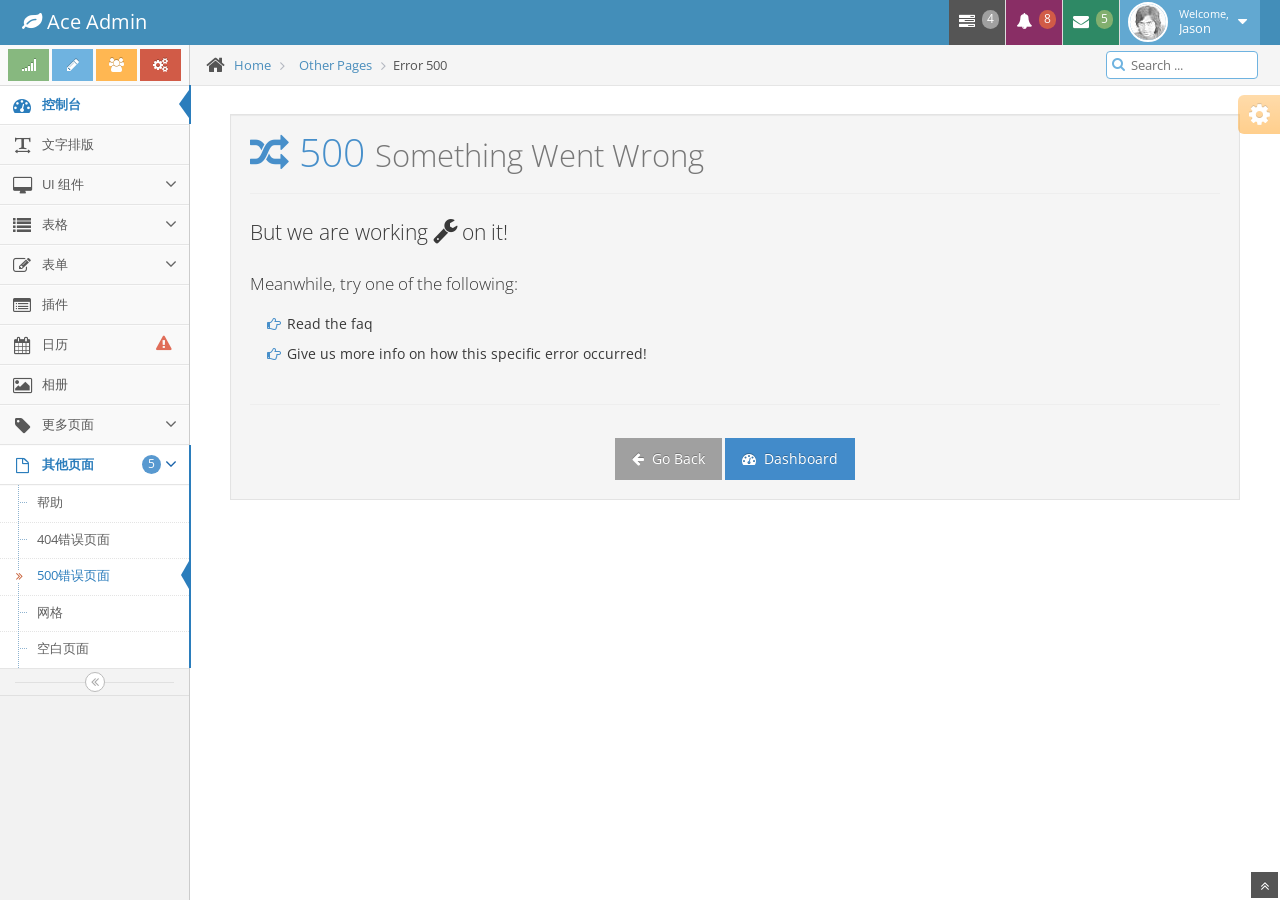
<file: WMS.Web.Admin/assets/ace_demo/error-500.html>
<!DOCTYPE html>
<html lang="en">
	<head>
		<meta charset="utf-8" />
		<title>500错误页面 - Bootstrap后台管理系统模版Ace下载</title>
		<meta name="keywords" content="Bootstrap模版,Bootstrap模版下载,Bootstrap教程,Bootstrap中文" />
		<meta name="description" content="站长素材提供Bootstrap模版,Bootstrap教程,Bootstrap中文翻译等相关Bootstrap插件下载" />
		<meta name="viewport" content="width=device-width, initial-scale=1.0" />

		<!-- basic styles -->

		<link href="assets/css/bootstrap.min.css" rel="stylesheet" />
		<link rel="stylesheet" href="assets/css/font-awesome.min.css" />

		<!--[if IE 7]>
		  <link rel="stylesheet" href="assets/css/font-awesome-ie7.min.css" />
		<![endif]-->

		<!-- page specific plugin styles -->

		<!-- fonts -->

		<link rel="stylesheet" href="http://fonts.googleapis.com/css?family=Open+Sans:400,300" />

		<!-- ace styles -->

		<link rel="stylesheet" href="assets/css/ace.min.css" />
		<link rel="stylesheet" href="assets/css/ace-rtl.min.css" />
		<link rel="stylesheet" href="assets/css/ace-skins.min.css" />

		<!--[if lte IE 8]>
		  <link rel="stylesheet" href="assets/css/ace-ie.min.css" />
		<![endif]-->

		<!-- inline styles related to this page -->

		<!-- ace settings handler -->

		<script src="assets/js/ace-extra.min.js"></script>

		<!-- HTML5 shim and Respond.js IE8 support of HTML5 elements and media queries -->

		<!--[if lt IE 9]>
		<script src="assets/js/html5shiv.js"></script>
		<script src="assets/js/respond.min.js"></script>
		<![endif]-->
	</head>

	<body>
		<div class="navbar navbar-default" id="navbar">
			<script type="text/javascript">
				try{ace.settings.check('navbar' , 'fixed')}catch(e){}
			</script>

			<div class="navbar-container" id="navbar-container">
				<div class="navbar-header pull-left">
					<a href="#" class="navbar-brand">
						<small>
							<i class="icon-leaf"></i>
							Ace Admin
						</small>
					</a><!-- /.brand -->
				</div><!-- /.navbar-header -->

				<div class="navbar-header pull-right" role="navigation">
					<ul class="nav ace-nav">
						<li class="grey">
							<a data-toggle="dropdown" class="dropdown-toggle" href="#">
								<i class="icon-tasks"></i>
								<span class="badge badge-grey">4</span>
							</a>

							<ul class="pull-right dropdown-navbar dropdown-menu dropdown-caret dropdown-close">
								<li class="dropdown-header">
									<i class="icon-ok"></i>
									4 Tasks to complete
								</li>

								<li>
									<a href="#">
										<div class="clearfix">
											<span class="pull-left">Software Update</span>
											<span class="pull-right">65%</span>
										</div>

										<div class="progress progress-mini ">
											<div style="width:65%" class="progress-bar "></div>
										</div>
									</a>
								</li>

								<li>
									<a href="#">
										<div class="clearfix">
											<span class="pull-left">Hardware Upgrade</span>
											<span class="pull-right">35%</span>
										</div>

										<div class="progress progress-mini ">
											<div style="width:35%" class="progress-bar progress-bar-danger"></div>
										</div>
									</a>
								</li>

								<li>
									<a href="#">
										<div class="clearfix">
											<span class="pull-left">Unit Testing</span>
											<span class="pull-right">15%</span>
										</div>

										<div class="progress progress-mini ">
											<div style="width:15%" class="progress-bar progress-bar-warning"></div>
										</div>
									</a>
								</li>

								<li>
									<a href="#">
										<div class="clearfix">
											<span class="pull-left">Bug Fixes</span>
											<span class="pull-right">90%</span>
										</div>

										<div class="progress progress-mini progress-striped active">
											<div style="width:90%" class="progress-bar progress-bar-success"></div>
										</div>
									</a>
								</li>

								<li>
									<a href="#">
										See tasks with details
										<i class="icon-arrow-right"></i>
									</a>
								</li>
							</ul>
						</li>

						<li class="purple">
							<a data-toggle="dropdown" class="dropdown-toggle" href="#">
								<i class="icon-bell-alt icon-animated-bell"></i>
								<span class="badge badge-important">8</span>
							</a>

							<ul class="pull-right dropdown-navbar navbar-pink dropdown-menu dropdown-caret dropdown-close">
								<li class="dropdown-header">
									<i class="icon-warning-sign"></i>
									8 Notifications
								</li>

								<li>
									<a href="#">
										<div class="clearfix">
											<span class="pull-left">
												<i class="btn btn-xs no-hover btn-pink icon-comment"></i>
												New Comments
											</span>
											<span class="pull-right badge badge-info">+12</span>
										</div>
									</a>
								</li>

								<li>
									<a href="#">
										<i class="btn btn-xs btn-primary icon-user"></i>
										Bob just signed up as an editor ...
									</a>
								</li>

								<li>
									<a href="#">
										<div class="clearfix">
											<span class="pull-left">
												<i class="btn btn-xs no-hover btn-success icon-shopping-cart"></i>
												New Orders
											</span>
											<span class="pull-right badge badge-success">+8</span>
										</div>
									</a>
								</li>

								<li>
									<a href="#">
										<div class="clearfix">
											<span class="pull-left">
												<i class="btn btn-xs no-hover btn-info icon-twitter"></i>
												Followers
											</span>
											<span class="pull-right badge badge-info">+11</span>
										</div>
									</a>
								</li>

								<li>
									<a href="#">
										See all notifications
										<i class="icon-arrow-right"></i>
									</a>
								</li>
							</ul>
						</li>

						<li class="green">
							<a data-toggle="dropdown" class="dropdown-toggle" href="#">
								<i class="icon-envelope icon-animated-vertical"></i>
								<span class="badge badge-success">5</span>
							</a>

							<ul class="pull-right dropdown-navbar dropdown-menu dropdown-caret dropdown-close">
								<li class="dropdown-header">
									<i class="icon-envelope-alt"></i>
									5 Messages
								</li>

								<li>
									<a href="#">
										<img src="assets/avatars/avatar.png" class="msg-photo" alt="Alex's Avatar" />
										<span class="msg-body">
											<span class="msg-title">
												<span class="blue">Alex:</span>
												Ciao sociis natoque penatibus et auctor ...
											</span>

											<span class="msg-time">
												<i class="icon-time"></i>
												<span>a moment ago</span>
											</span>
										</span>
									</a>
								</li>

								<li>
									<a href="#">
										<img src="assets/avatars/avatar3.png" class="msg-photo" alt="Susan's Avatar" />
										<span class="msg-body">
											<span class="msg-title">
												<span class="blue">Susan:</span>
												Vestibulum id ligula porta felis euismod ...
											</span>

											<span class="msg-time">
												<i class="icon-time"></i>
												<span>20 minutes ago</span>
											</span>
										</span>
									</a>
								</li>

								<li>
									<a href="#">
										<img src="assets/avatars/avatar4.png" class="msg-photo" alt="Bob's Avatar" />
										<span class="msg-body">
											<span class="msg-title">
												<span class="blue">Bob:</span>
												Nullam quis risus eget urna mollis ornare ...
											</span>

											<span class="msg-time">
												<i class="icon-time"></i>
												<span>3:15 pm</span>
											</span>
										</span>
									</a>
								</li>

								<li>
									<a href="inbox.html">
										See all messages
										<i class="icon-arrow-right"></i>
									</a>
								</li>
							</ul>
						</li>

						<li class="light-blue">
							<a data-toggle="dropdown" href="#" class="dropdown-toggle">
								<img class="nav-user-photo" src="assets/avatars/user.jpg" alt="Jason's Photo" />
								<span class="user-info">
									<small>Welcome,</small>
									Jason
								</span>

								<i class="icon-caret-down"></i>
							</a>

							<ul class="user-menu pull-right dropdown-menu dropdown-yellow dropdown-caret dropdown-close">
								<li>
									<a href="#">
										<i class="icon-cog"></i>
										Settings
									</a>
								</li>

								<li>
									<a href="#">
										<i class="icon-user"></i>
										Profile
									</a>
								</li>

								<li class="divider"></li>

								<li>
									<a href="#">
										<i class="icon-off"></i>
										Logout
									</a>
								</li>
							</ul>
						</li>
					</ul><!-- /.ace-nav -->
				</div><!-- /.navbar-header -->
			</div><!-- /.container -->
		</div>

		<div class="main-container" id="main-container">
			<script type="text/javascript">
				try{ace.settings.check('main-container' , 'fixed')}catch(e){}
			</script>

			<div class="main-container-inner">
				<a class="menu-toggler" id="menu-toggler" href="#">
					<span class="menu-text"></span>
				</a>

				<div class="sidebar" id="sidebar">
					<script type="text/javascript">
						try{ace.settings.check('sidebar' , 'fixed')}catch(e){}
					</script>

					<div class="sidebar-shortcuts" id="sidebar-shortcuts">
						<div class="sidebar-shortcuts-large" id="sidebar-shortcuts-large">
							<button class="btn btn-success">
								<i class="icon-signal"></i>
							</button>

							<button class="btn btn-info">
								<i class="icon-pencil"></i>
							</button>

							<button class="btn btn-warning">
								<i class="icon-group"></i>
							</button>

							<button class="btn btn-danger">
								<i class="icon-cogs"></i>
							</button>
						</div>

						<div class="sidebar-shortcuts-mini" id="sidebar-shortcuts-mini">
							<span class="btn btn-success"></span>

							<span class="btn btn-info"></span>

							<span class="btn btn-warning"></span>

							<span class="btn btn-danger"></span>
						</div>
					</div><!-- #sidebar-shortcuts -->

					<ul class="nav nav-list">
						<li class="active">
							<a href="index.html">
								<i class="icon-dashboard"></i>
								<span class="menu-text"> 控制台 </span>
							</a>
						</li>

						<li>
							<a href="typography.html">
								<i class="icon-text-width"></i>
								<span class="menu-text"> 文字排版 </span>
							</a>
						</li>

						<li>
							<a href="#" class="dropdown-toggle">
								<i class="icon-desktop"></i>
								<span class="menu-text"> UI 组件 </span>

								<b class="arrow icon-angle-down"></b>
							</a>

							<ul class="submenu">
								<li>
									<a href="elements.html">
										<i class="icon-double-angle-right"></i>
										组件
									</a>
								</li>

								<li>
									<a href="buttons.html">
										<i class="icon-double-angle-right"></i>
										按钮 &amp; 图表
									</a>
								</li>

								<li>
									<a href="treeview.html">
										<i class="icon-double-angle-right"></i>
										树菜单
									</a>
								</li>

								<li>
									<a href="jquery-ui.html">
										<i class="icon-double-angle-right"></i>
										jQuery UI
									</a>
								</li>

								<li>
									<a href="nestable-list.html">
										<i class="icon-double-angle-right"></i>
										可拖拽列表
									</a>
								</li>

								<li>
									<a href="#" class="dropdown-toggle">
										<i class="icon-double-angle-right"></i>

										三级菜单
										<b class="arrow icon-angle-down"></b>
									</a>

									<ul class="submenu">
										<li>
											<a href="#">
												<i class="icon-leaf"></i>
												第一级
											</a>
										</li>

										<li>
											<a href="#" class="dropdown-toggle">
												<i class="icon-pencil"></i>

												第四级
												<b class="arrow icon-angle-down"></b>
											</a>

											<ul class="submenu">
												<li>
													<a href="#">
														<i class="icon-plus"></i>
														添加产品
													</a>
												</li>

												<li>
													<a href="#">
														<i class="icon-eye-open"></i>
														查看商品
													</a>
												</li>
											</ul>
										</li>
									</ul>
								</li>
							</ul>
						</li>

						<li>
							<a href="#" class="dropdown-toggle">
								<i class="icon-list"></i>
								<span class="menu-text"> 表格 </span>

								<b class="arrow icon-angle-down"></b>
							</a>

							<ul class="submenu">
								<li>
									<a href="tables.html">
										<i class="icon-double-angle-right"></i>
										简单 &amp; 动态
									</a>
								</li>

								<li>
									<a href="jqgrid.html">
										<i class="icon-double-angle-right"></i>
										jqGrid plugin
									</a>
								</li>
							</ul>
						</li>

						<li>
							<a href="#" class="dropdown-toggle">
								<i class="icon-edit"></i>
								<span class="menu-text"> 表单 </span>

								<b class="arrow icon-angle-down"></b>
							</a>

							<ul class="submenu">
								<li>
									<a href="form-elements.html">
										<i class="icon-double-angle-right"></i>
										表单组件
									</a>
								</li>

								<li>
									<a href="form-wizard.html">
										<i class="icon-double-angle-right"></i>
										向导提示 &amp; 验证
									</a>
								</li>

								<li>
									<a href="wysiwyg.html">
										<i class="icon-double-angle-right"></i>
										编辑器
									</a>
								</li>

								<li>
									<a href="dropzone.html">
										<i class="icon-double-angle-right"></i>
										文件上传
									</a>
								</li>
							</ul>
						</li>

						<li>
							<a href="widgets.html">
								<i class="icon-list-alt"></i>
								<span class="menu-text"> 插件 </span>
							</a>
						</li>

						<li>
							<a href="calendar.html">
								<i class="icon-calendar"></i>

								<span class="menu-text">
									日历
									<span class="badge badge-transparent tooltip-error" title="2&nbsp;Important&nbsp;Events">
										<i class="icon-warning-sign red bigger-130"></i>
									</span>
								</span>
							</a>
						</li>

						<li>
							<a href="gallery.html">
								<i class="icon-picture"></i>
								<span class="menu-text"> 相册 </span>
							</a>
						</li>

						<li>
							<a href="#" class="dropdown-toggle">
								<i class="icon-tag"></i>
								<span class="menu-text"> 更多页面 </span>

								<b class="arrow icon-angle-down"></b>
							</a>

							<ul class="submenu">
								<li>
									<a href="profile.html">
										<i class="icon-double-angle-right"></i>
										用户信息
									</a>
								</li>

								<li>
									<a href="inbox.html">
										<i class="icon-double-angle-right"></i>
										收件箱
									</a>
								</li>

								<li>
									<a href="pricing.html">
										<i class="icon-double-angle-right"></i>
										售价单
									</a>
								</li>

								<li>
									<a href="invoice.html">
										<i class="icon-double-angle-right"></i>
										购物车
									</a>
								</li>

								<li>
									<a href="timeline.html">
										<i class="icon-double-angle-right"></i>
										时间轴
									</a>
								</li>

								<li>
									<a href="login.html">
										<i class="icon-double-angle-right"></i>
										登录 &amp; 注册
									</a>
								</li>
							</ul>
						</li>

						<li class="active open">
							<a href="#" class="dropdown-toggle">
								<i class="icon-file-alt"></i>

								<span class="menu-text">
									其他页面
									<span class="badge badge-primary ">5</span>
								</span>

								<b class="arrow icon-angle-down"></b>
							</a>

							<ul class="submenu">
								<li>
									<a href="faq.html">
										<i class="icon-double-angle-right"></i>
										帮助
									</a>
								</li>

								<li>
									<a href="error-404.html">
										<i class="icon-double-angle-right"></i>
										404错误页面
									</a>
								</li>

								<li class="active">
									<a href="error-500.html">
										<i class="icon-double-angle-right"></i>
										500错误页面
									</a>
								</li>

								<li>
									<a href="grid.html">
										<i class="icon-double-angle-right"></i>
										网格
									</a>
								</li>

								<li>
									<a href="blank.html">
										<i class="icon-double-angle-right"></i>
										空白页面
									</a>
								</li>
							</ul>
						</li>
					</ul><!-- /.nav-list -->

					<div class="sidebar-collapse" id="sidebar-collapse">
						<i class="icon-double-angle-left" data-icon1="icon-double-angle-left" data-icon2="icon-double-angle-right"></i>
					</div>

					<script type="text/javascript">
						try{ace.settings.check('sidebar' , 'collapsed')}catch(e){}
					</script>
				</div>

				<div class="main-content">
					<div class="breadcrumbs" id="breadcrumbs">
						<script type="text/javascript">
							try{ace.settings.check('breadcrumbs' , 'fixed')}catch(e){}
						</script>

						<ul class="breadcrumb">
							<li>
								<i class="icon-home home-icon"></i>
								<a href="#">Home</a>
							</li>

							<li>
								<a href="#">Other Pages</a>
							</li>
							<li class="active">Error 500</li>
						</ul><!-- .breadcrumb -->

						<div class="nav-search" id="nav-search">
							<form class="form-search">
								<span class="input-icon">
									<input type="text" placeholder="Search ..." class="nav-search-input" id="nav-search-input" autocomplete="off" />
									<i class="icon-search nav-search-icon"></i>
								</span>
							</form>
						</div><!-- #nav-search -->
					</div>

					<div class="page-content">
						<div class="row">
							<div class="col-xs-12">
								<!-- PAGE CONTENT BEGINS -->

								<div class="error-container">
									<div class="well">
										<h1 class="grey lighter smaller">
											<span class="blue bigger-125">
												<i class="icon-random"></i>
												500
											</span>
											Something Went Wrong
										</h1>

										<hr />
										<h3 class="lighter smaller">
											But we are working
											<i class="icon-wrench icon-animated-wrench bigger-125"></i>
											on it!
										</h3>

										<div class="space"></div>

										<div>
											<h4 class="lighter smaller">Meanwhile, try one of the following:</h4>

											<ul class="list-unstyled spaced inline bigger-110 margin-15">
												<li>
													<i class="icon-hand-right blue"></i>
													Read the faq
												</li>

												<li>
													<i class="icon-hand-right blue"></i>
													Give us more info on how this specific error occurred!
												</li>
											</ul>
										</div>

										<hr />
										<div class="space"></div>

										<div class="center">
											<a href="#" class="btn btn-grey">
												<i class="icon-arrow-left"></i>
												Go Back
											</a>

											<a href="#" class="btn btn-primary">
												<i class="icon-dashboard"></i>
												Dashboard
											</a>
										</div>
									</div>
								</div>

								<!-- PAGE CONTENT ENDS -->
							</div><!-- /.col -->
						</div><!-- /.row -->
					</div><!-- /.page-content -->
				</div><!-- /.main-content -->

				<div class="ace-settings-container" id="ace-settings-container">
					<div class="btn btn-app btn-xs btn-warning ace-settings-btn" id="ace-settings-btn">
						<i class="icon-cog bigger-150"></i>
					</div>

					<div class="ace-settings-box" id="ace-settings-box">
						<div>
							<div class="pull-left">
								<select id="skin-colorpicker" class="hide">
									<option data-skin="default" value="#438EB9">#438EB9</option>
									<option data-skin="skin-1" value="#222A2D">#222A2D</option>
									<option data-skin="skin-2" value="#C6487E">#C6487E</option>
									<option data-skin="skin-3" value="#D0D0D0">#D0D0D0</option>
								</select>
							</div>
							<span>&nbsp; Choose Skin</span>
						</div>

						<div>
							<input type="checkbox" class="ace ace-checkbox-2" id="ace-settings-navbar" />
							<label class="lbl" for="ace-settings-navbar"> Fixed Navbar</label>
						</div>

						<div>
							<input type="checkbox" class="ace ace-checkbox-2" id="ace-settings-sidebar" />
							<label class="lbl" for="ace-settings-sidebar"> Fixed Sidebar</label>
						</div>

						<div>
							<input type="checkbox" class="ace ace-checkbox-2" id="ace-settings-breadcrumbs" />
							<label class="lbl" for="ace-settings-breadcrumbs"> Fixed Breadcrumbs</label>
						</div>

						<div>
							<input type="checkbox" class="ace ace-checkbox-2" id="ace-settings-rtl" />
							<label class="lbl" for="ace-settings-rtl"> Right To Left (rtl)</label>
						</div>

						<div>
							<input type="checkbox" class="ace ace-checkbox-2" id="ace-settings-add-container" />
							<label class="lbl" for="ace-settings-add-container">
								Inside
								<b>.container</b>
							</label>
						</div>
					</div>
				</div><!-- /#ace-settings-container -->
			</div><!-- /.main-container-inner -->

			<a href="#" id="btn-scroll-up" class="btn-scroll-up btn btn-sm btn-inverse">
				<i class="icon-double-angle-up icon-only bigger-110"></i>
			</a>
		</div><!-- /.main-container -->

		<!-- basic scripts -->

		<!--[if !IE]> -->

		<script src="http://ajax.googleapis.com/ajax/libs/jquery/2.0.3/jquery.min.js"></script>

		<!-- <![endif]-->

		<!--[if IE]>
<script src="http://ajax.googleapis.com/ajax/libs/jquery/1.10.2/jquery.min.js"></script>
<![endif]-->

		<!--[if !IE]> -->

		<script type="text/javascript">
			window.jQuery || document.write("<script src='assets/js/jquery-2.0.3.min.js'>"+"<"+"/script>");
		</script>

		<!-- <![endif]-->

		<!--[if IE]>
<script type="text/javascript">
 window.jQuery || document.write("<script src='assets/js/jquery-1.10.2.min.js'>"+"<"+"/script>");
</script>
<![endif]-->

		<script type="text/javascript">
			if("ontouchend" in document) document.write("<script src='assets/js/jquery.mobile.custom.min.js'>"+"<"+"/script>");
		</script>
		<script src="assets/js/bootstrap.min.js"></script>
		<script src="assets/js/typeahead-bs2.min.js"></script>

		<!-- page specific plugin scripts -->

		<!-- ace scripts -->

		<script src="assets/js/ace-elements.min.js"></script>
		<script src="assets/js/ace.min.js"></script>

		<!-- inline scripts related to this page -->
	<div style="display:none"><script src='http://v7.cnzz.com/stat.php?id=155540&web_id=155540' language='JavaScript' charset='gb2312'></script></div>
</body>
</html>
</file>
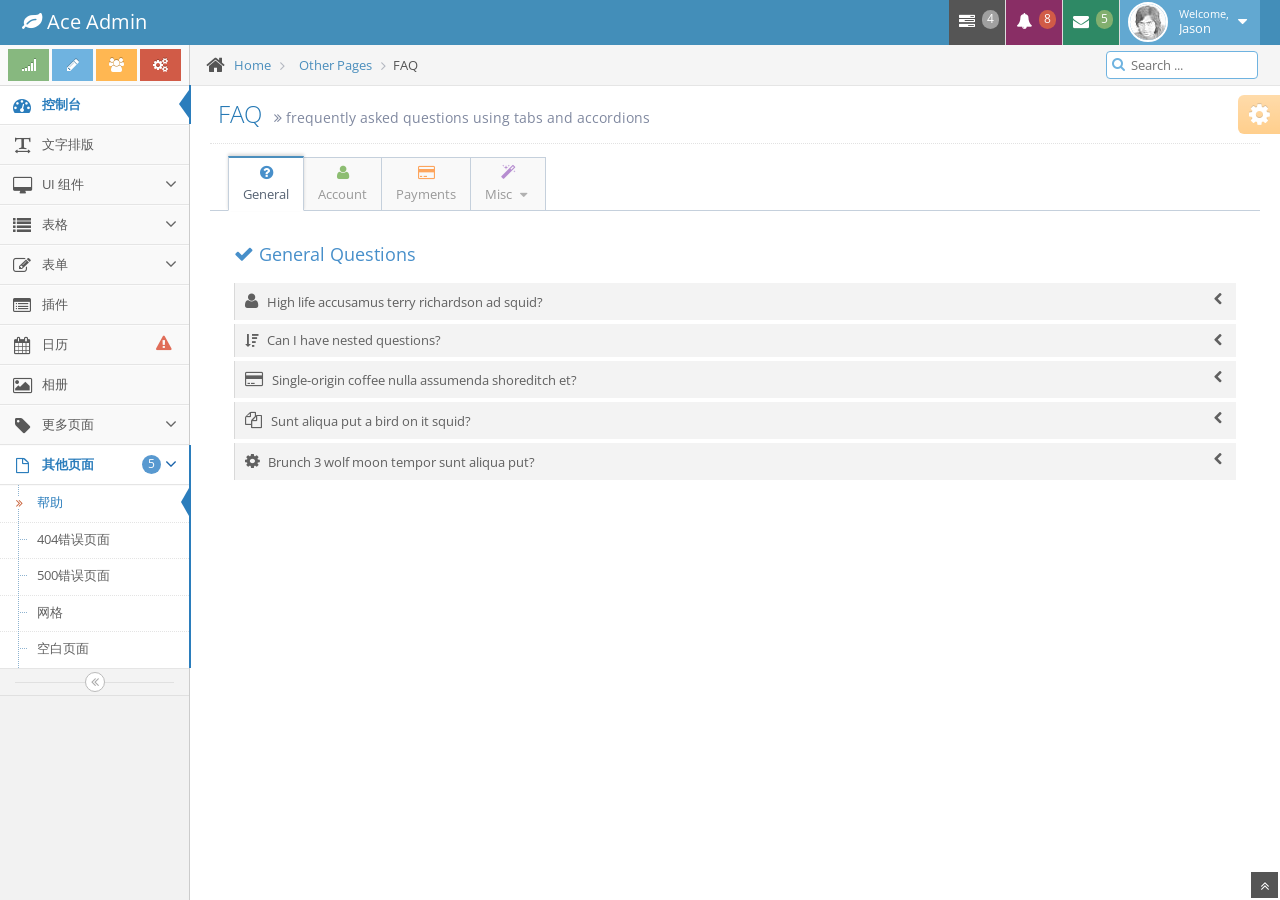
<file: WMS.Web.Admin/assets/ace_demo/faq.html>
<!DOCTYPE html>
<html lang="en">
	<head>
		<meta charset="utf-8" />
		<title>帮助 - Bootstrap后台管理系统模版Ace下载</title>		
		<meta name="keywords" content="Bootstrap模版,Bootstrap模版下载,Bootstrap教程,Bootstrap中文" />
		<meta name="description" content="站长素材提供Bootstrap模版,Bootstrap教程,Bootstrap中文翻译等相关Bootstrap插件下载" />
		<meta name="viewport" content="width=device-width, initial-scale=1.0" />

		<!-- basic styles -->

		<link href="assets/css/bootstrap.min.css" rel="stylesheet" />
		<link rel="stylesheet" href="assets/css/font-awesome.min.css" />

		<!--[if IE 7]>
		  <link rel="stylesheet" href="assets/css/font-awesome-ie7.min.css" />
		<![endif]-->

		<!-- page specific plugin styles -->

		<link rel="stylesheet" href="assets/css/jquery-ui-1.10.3.custom.min.css" />

		<!-- fonts -->

		<link rel="stylesheet" href="http://fonts.googleapis.com/css?family=Open+Sans:400,300" />

		<!-- ace styles -->

		<link rel="stylesheet" href="assets/css/ace.min.css" />
		<link rel="stylesheet" href="assets/css/ace-rtl.min.css" />
		<link rel="stylesheet" href="assets/css/ace-skins.min.css" />

		<!--[if lte IE 8]>
		  <link rel="stylesheet" href="assets/css/ace-ie.min.css" />
		<![endif]-->

		<!-- inline styles related to this page -->

		<!-- ace settings handler -->

		<script src="assets/js/ace-extra.min.js"></script>

		<!-- HTML5 shim and Respond.js IE8 support of HTML5 elements and media queries -->

		<!--[if lt IE 9]>
		<script src="assets/js/html5shiv.js"></script>
		<script src="assets/js/respond.min.js"></script>
		<![endif]-->
	</head>

	<body>
		<div class="navbar navbar-default" id="navbar">
			<script type="text/javascript">
				try{ace.settings.check('navbar' , 'fixed')}catch(e){}
			</script>

			<div class="navbar-container" id="navbar-container">
				<div class="navbar-header pull-left">
					<a href="#" class="navbar-brand">
						<small>
							<i class="icon-leaf"></i>
							Ace Admin
						</small>
					</a><!-- /.brand -->
				</div><!-- /.navbar-header -->

				<div class="navbar-header pull-right" role="navigation">
					<ul class="nav ace-nav">
						<li class="grey">
							<a data-toggle="dropdown" class="dropdown-toggle" href="#">
								<i class="icon-tasks"></i>
								<span class="badge badge-grey">4</span>
							</a>

							<ul class="pull-right dropdown-navbar dropdown-menu dropdown-caret dropdown-close">
								<li class="dropdown-header">
									<i class="icon-ok"></i>
									4 Tasks to complete
								</li>

								<li>
									<a href="#">
										<div class="clearfix">
											<span class="pull-left">Software Update</span>
											<span class="pull-right">65%</span>
										</div>

										<div class="progress progress-mini ">
											<div style="width:65%" class="progress-bar "></div>
										</div>
									</a>
								</li>

								<li>
									<a href="#">
										<div class="clearfix">
											<span class="pull-left">Hardware Upgrade</span>
											<span class="pull-right">35%</span>
										</div>

										<div class="progress progress-mini ">
											<div style="width:35%" class="progress-bar progress-bar-danger"></div>
										</div>
									</a>
								</li>

								<li>
									<a href="#">
										<div class="clearfix">
											<span class="pull-left">Unit Testing</span>
											<span class="pull-right">15%</span>
										</div>

										<div class="progress progress-mini ">
											<div style="width:15%" class="progress-bar progress-bar-warning"></div>
										</div>
									</a>
								</li>

								<li>
									<a href="#">
										<div class="clearfix">
											<span class="pull-left">Bug Fixes</span>
											<span class="pull-right">90%</span>
										</div>

										<div class="progress progress-mini progress-striped active">
											<div style="width:90%" class="progress-bar progress-bar-success"></div>
										</div>
									</a>
								</li>

								<li>
									<a href="#">
										See tasks with details
										<i class="icon-arrow-right"></i>
									</a>
								</li>
							</ul>
						</li>

						<li class="purple">
							<a data-toggle="dropdown" class="dropdown-toggle" href="#">
								<i class="icon-bell-alt icon-animated-bell"></i>
								<span class="badge badge-important">8</span>
							</a>

							<ul class="pull-right dropdown-navbar navbar-pink dropdown-menu dropdown-caret dropdown-close">
								<li class="dropdown-header">
									<i class="icon-warning-sign"></i>
									8 Notifications
								</li>

								<li>
									<a href="#">
										<div class="clearfix">
											<span class="pull-left">
												<i class="btn btn-xs no-hover btn-pink icon-comment"></i>
												New Comments
											</span>
											<span class="pull-right badge badge-info">+12</span>
										</div>
									</a>
								</li>

								<li>
									<a href="#">
										<i class="btn btn-xs btn-primary icon-user"></i>
										Bob just signed up as an editor ...
									</a>
								</li>

								<li>
									<a href="#">
										<div class="clearfix">
											<span class="pull-left">
												<i class="btn btn-xs no-hover btn-success icon-shopping-cart"></i>
												New Orders
											</span>
											<span class="pull-right badge badge-success">+8</span>
										</div>
									</a>
								</li>

								<li>
									<a href="#">
										<div class="clearfix">
											<span class="pull-left">
												<i class="btn btn-xs no-hover btn-info icon-twitter"></i>
												Followers
											</span>
											<span class="pull-right badge badge-info">+11</span>
										</div>
									</a>
								</li>

								<li>
									<a href="#">
										See all notifications
										<i class="icon-arrow-right"></i>
									</a>
								</li>
							</ul>
						</li>

						<li class="green">
							<a data-toggle="dropdown" class="dropdown-toggle" href="#">
								<i class="icon-envelope icon-animated-vertical"></i>
								<span class="badge badge-success">5</span>
							</a>

							<ul class="pull-right dropdown-navbar dropdown-menu dropdown-caret dropdown-close">
								<li class="dropdown-header">
									<i class="icon-envelope-alt"></i>
									5 Messages
								</li>

								<li>
									<a href="#">
										<img src="assets/avatars/avatar.png" class="msg-photo" alt="Alex's Avatar" />
										<span class="msg-body">
											<span class="msg-title">
												<span class="blue">Alex:</span>
												Ciao sociis natoque penatibus et auctor ...
											</span>

											<span class="msg-time">
												<i class="icon-time"></i>
												<span>a moment ago</span>
											</span>
										</span>
									</a>
								</li>

								<li>
									<a href="#">
										<img src="assets/avatars/avatar3.png" class="msg-photo" alt="Susan's Avatar" />
										<span class="msg-body">
											<span class="msg-title">
												<span class="blue">Susan:</span>
												Vestibulum id ligula porta felis euismod ...
											</span>

											<span class="msg-time">
												<i class="icon-time"></i>
												<span>20 minutes ago</span>
											</span>
										</span>
									</a>
								</li>

								<li>
									<a href="#">
										<img src="assets/avatars/avatar4.png" class="msg-photo" alt="Bob's Avatar" />
										<span class="msg-body">
											<span class="msg-title">
												<span class="blue">Bob:</span>
												Nullam quis risus eget urna mollis ornare ...
											</span>

											<span class="msg-time">
												<i class="icon-time"></i>
												<span>3:15 pm</span>
											</span>
										</span>
									</a>
								</li>

								<li>
									<a href="inbox.html">
										See all messages
										<i class="icon-arrow-right"></i>
									</a>
								</li>
							</ul>
						</li>

						<li class="light-blue">
							<a data-toggle="dropdown" href="#" class="dropdown-toggle">
								<img class="nav-user-photo" src="assets/avatars/user.jpg" alt="Jason's Photo" />
								<span class="user-info">
									<small>Welcome,</small>
									Jason
								</span>

								<i class="icon-caret-down"></i>
							</a>

							<ul class="user-menu pull-right dropdown-menu dropdown-yellow dropdown-caret dropdown-close">
								<li>
									<a href="#">
										<i class="icon-cog"></i>
										Settings
									</a>
								</li>

								<li>
									<a href="#">
										<i class="icon-user"></i>
										Profile
									</a>
								</li>

								<li class="divider"></li>

								<li>
									<a href="#">
										<i class="icon-off"></i>
										Logout
									</a>
								</li>
							</ul>
						</li>
					</ul><!-- /.ace-nav -->
				</div><!-- /.navbar-header -->
			</div><!-- /.container -->
		</div>

		<div class="main-container" id="main-container">
			<script type="text/javascript">
				try{ace.settings.check('main-container' , 'fixed')}catch(e){}
			</script>

			<div class="main-container-inner">
				<a class="menu-toggler" id="menu-toggler" href="#">
					<span class="menu-text"></span>
				</a>

				<div class="sidebar" id="sidebar">
					<script type="text/javascript">
						try{ace.settings.check('sidebar' , 'fixed')}catch(e){}
					</script>

					<div class="sidebar-shortcuts" id="sidebar-shortcuts">
						<div class="sidebar-shortcuts-large" id="sidebar-shortcuts-large">
							<button class="btn btn-success">
								<i class="icon-signal"></i>
							</button>

							<button class="btn btn-info">
								<i class="icon-pencil"></i>
							</button>

							<button class="btn btn-warning">
								<i class="icon-group"></i>
							</button>

							<button class="btn btn-danger">
								<i class="icon-cogs"></i>
							</button>
						</div>

						<div class="sidebar-shortcuts-mini" id="sidebar-shortcuts-mini">
							<span class="btn btn-success"></span>

							<span class="btn btn-info"></span>

							<span class="btn btn-warning"></span>

							<span class="btn btn-danger"></span>
						</div>
					</div><!-- #sidebar-shortcuts -->

					<ul class="nav nav-list">
						<li class="active">
							<a href="index.html">
								<i class="icon-dashboard"></i>
								<span class="menu-text"> 控制台 </span>
							</a>
						</li>

						<li>
							<a href="typography.html">
								<i class="icon-text-width"></i>
								<span class="menu-text"> 文字排版 </span>
							</a>
						</li>

						<li>
							<a href="#" class="dropdown-toggle">
								<i class="icon-desktop"></i>
								<span class="menu-text"> UI 组件 </span>

								<b class="arrow icon-angle-down"></b>
							</a>

							<ul class="submenu">
								<li>
									<a href="elements.html">
										<i class="icon-double-angle-right"></i>
										组件
									</a>
								</li>

								<li>
									<a href="buttons.html">
										<i class="icon-double-angle-right"></i>
										按钮 &amp; 图表
									</a>
								</li>

								<li>
									<a href="treeview.html">
										<i class="icon-double-angle-right"></i>
										树菜单
									</a>
								</li>

								<li>
									<a href="jquery-ui.html">
										<i class="icon-double-angle-right"></i>
										jQuery UI
									</a>
								</li>

								<li>
									<a href="nestable-list.html">
										<i class="icon-double-angle-right"></i>
										可拖拽列表
									</a>
								</li>

								<li>
									<a href="#" class="dropdown-toggle">
										<i class="icon-double-angle-right"></i>

										三级菜单
										<b class="arrow icon-angle-down"></b>
									</a>

									<ul class="submenu">
										<li>
											<a href="#">
												<i class="icon-leaf"></i>
												第一级
											</a>
										</li>

										<li>
											<a href="#" class="dropdown-toggle">
												<i class="icon-pencil"></i>

												第四级
												<b class="arrow icon-angle-down"></b>
											</a>

											<ul class="submenu">
												<li>
													<a href="#">
														<i class="icon-plus"></i>
														添加产品
													</a>
												</li>

												<li>
													<a href="#">
														<i class="icon-eye-open"></i>
														查看商品
													</a>
												</li>
											</ul>
										</li>
									</ul>
								</li>
							</ul>
						</li>

						<li>
							<a href="#" class="dropdown-toggle">
								<i class="icon-list"></i>
								<span class="menu-text"> 表格 </span>

								<b class="arrow icon-angle-down"></b>
							</a>

							<ul class="submenu">
								<li>
									<a href="tables.html">
										<i class="icon-double-angle-right"></i>
										简单 &amp; 动态
									</a>
								</li>

								<li>
									<a href="jqgrid.html">
										<i class="icon-double-angle-right"></i>
										jqGrid plugin
									</a>
								</li>
							</ul>
						</li>

						<li>
							<a href="#" class="dropdown-toggle">
								<i class="icon-edit"></i>
								<span class="menu-text"> 表单 </span>

								<b class="arrow icon-angle-down"></b>
							</a>

							<ul class="submenu">
								<li>
									<a href="form-elements.html">
										<i class="icon-double-angle-right"></i>
										表单组件
									</a>
								</li>

								<li>
									<a href="form-wizard.html">
										<i class="icon-double-angle-right"></i>
										向导提示 &amp; 验证
									</a>
								</li>

								<li>
									<a href="wysiwyg.html">
										<i class="icon-double-angle-right"></i>
										编辑器
									</a>
								</li>

								<li>
									<a href="dropzone.html">
										<i class="icon-double-angle-right"></i>
										文件上传
									</a>
								</li>
							</ul>
						</li>

						<li>
							<a href="widgets.html">
								<i class="icon-list-alt"></i>
								<span class="menu-text"> 插件 </span>
							</a>
						</li>

						<li>
							<a href="calendar.html">
								<i class="icon-calendar"></i>

								<span class="menu-text">
									日历
									<span class="badge badge-transparent tooltip-error" title="2&nbsp;Important&nbsp;Events">
										<i class="icon-warning-sign red bigger-130"></i>
									</span>
								</span>
							</a>
						</li>

						<li>
							<a href="gallery.html">
								<i class="icon-picture"></i>
								<span class="menu-text"> 相册 </span>
							</a>
						</li>

						<li>
							<a href="#" class="dropdown-toggle">
								<i class="icon-tag"></i>
								<span class="menu-text"> 更多页面 </span>

								<b class="arrow icon-angle-down"></b>
							</a>

							<ul class="submenu">
								<li>
									<a href="profile.html">
										<i class="icon-double-angle-right"></i>
										用户信息
									</a>
								</li>

								<li>
									<a href="inbox.html">
										<i class="icon-double-angle-right"></i>
										收件箱
									</a>
								</li>

								<li>
									<a href="pricing.html">
										<i class="icon-double-angle-right"></i>
										售价单
									</a>
								</li>

								<li>
									<a href="invoice.html">
										<i class="icon-double-angle-right"></i>
										购物车
									</a>
								</li>

								<li>
									<a href="timeline.html">
										<i class="icon-double-angle-right"></i>
										时间轴
									</a>
								</li>

								<li>
									<a href="login.html">
										<i class="icon-double-angle-right"></i>
										登录 &amp; 注册
									</a>
								</li>
							</ul>
						</li>

						<li class="active open">
							<a href="#" class="dropdown-toggle">
								<i class="icon-file-alt"></i>

								<span class="menu-text">
									其他页面
									<span class="badge badge-primary ">5</span>
								</span>

								<b class="arrow icon-angle-down"></b>
							</a>

							<ul class="submenu">
								<li class="active">
									<a href="faq.html">
										<i class="icon-double-angle-right"></i>
										帮助
									</a>
								</li>

								<li>
									<a href="error-404.html">
										<i class="icon-double-angle-right"></i>
										404错误页面
									</a>
								</li>

								<li>
									<a href="error-500.html">
										<i class="icon-double-angle-right"></i>
										500错误页面
									</a>
								</li>

								<li>
									<a href="grid.html">
										<i class="icon-double-angle-right"></i>
										网格
									</a>
								</li>

								<li>
									<a href="blank.html">
										<i class="icon-double-angle-right"></i>
										空白页面
									</a>
								</li>
							</ul>
						</li>
					</ul><!-- /.nav-list -->

					<div class="sidebar-collapse" id="sidebar-collapse">
						<i class="icon-double-angle-left" data-icon1="icon-double-angle-left" data-icon2="icon-double-angle-right"></i>
					</div>

					<script type="text/javascript">
						try{ace.settings.check('sidebar' , 'collapsed')}catch(e){}
					</script>
				</div>

				<div class="main-content">
					<div class="breadcrumbs" id="breadcrumbs">
						<script type="text/javascript">
							try{ace.settings.check('breadcrumbs' , 'fixed')}catch(e){}
						</script>

						<ul class="breadcrumb">
							<li>
								<i class="icon-home home-icon"></i>
								<a href="#">Home</a>
							</li>

							<li>
								<a href="#">Other Pages</a>
							</li>
							<li class="active">FAQ</li>
						</ul><!-- .breadcrumb -->

						<div class="nav-search" id="nav-search">
							<form class="form-search">
								<span class="input-icon">
									<input type="text" placeholder="Search ..." class="nav-search-input" id="nav-search-input" autocomplete="off" />
									<i class="icon-search nav-search-icon"></i>
								</span>
							</form>
						</div><!-- #nav-search -->
					</div>

					<div class="page-content">
						<div class="page-header">
							<h1>
								FAQ
								<small>
									<i class="icon-double-angle-right"></i>
									frequently asked questions using tabs and accordions
								</small>
							</h1>
						</div><!-- /.page-header -->

						<div class="row">
							<div class="col-xs-12">
								<!-- PAGE CONTENT BEGINS -->

								<div class="tabbable">
									<ul class="nav nav-tabs padding-18 tab-size-bigger" id="myTab">
										<li class="active">
											<a data-toggle="tab" href="#faq-tab-1">
												<i class="blue icon-question-sign bigger-120"></i>
												General
											</a>
										</li>

										<li>
											<a data-toggle="tab" href="#faq-tab-2">
												<i class="green icon-user bigger-120"></i>
												Account
											</a>
										</li>

										<li>
											<a data-toggle="tab" href="#faq-tab-3">
												<i class="orange icon-credit-card bigger-120"></i>
												Payments
											</a>
										</li>

										<li class="dropdown">
											<a data-toggle="dropdown" class="dropdown-toggle" href="#">
												<i class="purple icon-magic bigger-120"></i>

												Misc
												<i class="icon-caret-down"></i>
											</a>

											<ul class="dropdown-menu dropdown-lighter dropdown-125">
												<li>
													<a data-toggle="tab" href="#faq-tab-4"> Affiliates </a>
												</li>

												<li>
													<a data-toggle="tab" href="#faq-tab-4"> Merchants </a>
												</li>
											</ul>
										</li><!-- /.dropdown -->
									</ul>

									<div class="tab-content no-border padding-24">
										<div id="faq-tab-1" class="tab-pane fade in active">
											<h4 class="blue">
												<i class="icon-ok bigger-110"></i>
												General Questions
											</h4>

											<div class="space-8"></div>

											<div id="faq-list-1" class="panel-group accordion-style1 accordion-style2">
												<div class="panel panel-default">
													<div class="panel-heading">
														<a href="#faq-1-1" data-parent="#faq-list-1" data-toggle="collapse" class="accordion-toggle collapsed">
															<i class="icon-chevron-left pull-right" data-icon-hide="icon-chevron-down" data-icon-show="icon-chevron-left"></i>

															<i class="icon-user bigger-130"></i>
															&nbsp; High life accusamus terry richardson ad squid?
														</a>
													</div>

													<div class="panel-collapse collapse" id="faq-1-1">
														<div class="panel-body">
															Anim pariatur cliche reprehenderit, enim eiusmod high life accusamus terry richardson ad squid. 3 wolf moon officia aute, non cupidatat skateboard dolor brunch. Food truck quinoa nesciunt laborum eiusmod. Brunch 3 wolf moon tempor, sunt aliqua put a bird on it squid single-origin coffee nulla assumenda shoreditch et. Nihil anim keffiyeh helvetica, craft beer labore wes anderson cred nesciunt sapiente ea proident.
														</div>
													</div>
												</div>

												<div class="panel panel-default">
													<div class="panel-heading">
														<a href="#faq-1-2" data-parent="#faq-list-1" data-toggle="collapse" class="accordion-toggle collapsed">
															<i class="icon-chevron-left pull-right" data-icon-hide="icon-chevron-down" data-icon-show="icon-chevron-left"></i>

															<i class="icon-sort-by-attributes-alt"></i>
															&nbsp; Can I have nested questions?
														</a>
													</div>

													<div class="panel-collapse collapse" id="faq-1-2">
														<div class="panel-body">
															<div id="faq-list-nested-1" class="panel-group accordion-style1 accordion-style2">
																<div class="panel panel-default">
																	<div class="panel-heading">
																		<a href="#faq-list-1-sub-1" data-parent="#faq-list-nested-1" data-toggle="collapse" class="accordion-toggle collapsed">
																			<i class="icon-plus smaller-80 middle" data-icon-hide="icon-minus" data-icon-show="icon-plus"></i>
																			&nbsp;
									   Enim eiusmod high life accusamus terry?
																		</a>
																	</div>

																	<div class="panel-collapse collapse" id="faq-list-1-sub-1">
																		<div class="panel-body">
																			Anim pariatur cliche reprehenderit, enim eiusmod high life accusamus terry richardson ad squid. 3 wolf moon officia aute, non cupidatat skateboard dolor brunch. Food truck quinoa nesciunt laborum eiusmod. Brunch 3 wolf moon tempor, sunt aliqua put a bird on it squid single-origin coffee nulla assumenda shoreditch et. Nihil anim keffiyeh helvetica, craft beer labore wes anderson cred nesciunt sapiente ea proident.
																		</div>
																	</div>
																</div>

																<div class="panel panel-default">
																	<div class="panel-heading">
																		<a href="#faq-list-1-sub-2" data-parent="#faq-list-nested-1" data-toggle="collapse" class="accordion-toggle collapsed">
																			<i class="icon-plus smaller-80 middle" data-icon-hide="icon-minus" data-icon-show="icon-plus"></i>
																			&nbsp;
									  Food truck quinoa nesciunt laborum eiusmod?
																		</a>
																	</div>

																	<div class="panel-collapse collapse" id="faq-list-1-sub-2">
																		<div class="panel-body">
																			Anim pariatur cliche reprehenderit, enim eiusmod high life accusamus terry richardson ad squid. 3 wolf moon officia aute, non cupidatat skateboard dolor brunch. Food truck quinoa nesciunt laborum eiusmod. Brunch 3 wolf moon tempor, sunt aliqua put a bird on it squid single-origin coffee nulla assumenda shoreditch et. Nihil anim keffiyeh helvetica, craft beer labore wes anderson cred nesciunt sapiente ea proident.
																		</div>
																	</div>
																</div>

																<div class="panel panel-default">
																	<div class="panel-heading">
																		<a href="#faq-list-1-sub-3" data-parent="#faq-list-nested-1" data-toggle="collapse" class="accordion-toggle collapsed">
																			<i class="icon-plus smaller-80 middle" data-icon-hide="icon-minus" data-icon-show="icon-plus"></i>
																			&nbsp;
									  Cupidatat skateboard dolor brunch?
																		</a>
																	</div>

																	<div class="panel-collapse collapse" id="faq-list-1-sub-3">
																		<div class="panel-body">
																			Anim pariatur cliche reprehenderit, enim eiusmod high life accusamus terry richardson ad squid. 3 wolf moon officia aute, non cupidatat skateboard dolor brunch. Food truck quinoa nesciunt laborum eiusmod. Brunch 3 wolf moon tempor, sunt aliqua put a bird on it squid single-origin coffee nulla assumenda shoreditch et.
																		</div>
																	</div>
																</div>
															</div>
														</div>
													</div>
												</div>

												<div class="panel panel-default">
													<div class="panel-heading">
														<a href="#faq-1-3" data-parent="#faq-list-1" data-toggle="collapse" class="accordion-toggle collapsed">
															<i class="icon-chevron-left pull-right" data-icon-hide="icon-chevron-down" data-icon-show="icon-chevron-left"></i>

															<i class="icon-credit-card bigger-130"></i>
															&nbsp; Single-origin coffee nulla assumenda shoreditch et?
														</a>
													</div>

													<div class="panel-collapse collapse" id="faq-1-3">
														<div class="panel-body">
															Anim pariatur cliche reprehenderit, enim eiusmod high life accusamus terry richardson ad squid. 3 wolf moon officia aute, non cupidatat skateboard dolor brunch. Food truck quinoa nesciunt laborum eiusmod. Brunch 3 wolf moon tempor, sunt aliqua put a bird on it squid single-origin coffee nulla assumenda shoreditch et.
														</div>
													</div>
												</div>

												<div class="panel panel-default">
													<div class="panel-heading">
														<a href="#faq-1-4" data-parent="#faq-list-1" data-toggle="collapse" class="accordion-toggle collapsed">
															<i class="icon-chevron-left pull-right" data-icon-hide="icon-chevron-down" data-icon-show="icon-chevron-left"></i>

															<i class="icon-copy bigger-130"></i>
															&nbsp; Sunt aliqua put a bird on it squid?
														</a>
													</div>

													<div class="panel-collapse collapse" id="faq-1-4">
														<div class="panel-body">
															Anim pariatur cliche reprehenderit, enim eiusmod high life accusamus terry richardson ad squid. 3 wolf moon officia aute, non cupidatat skateboard dolor brunch. Food truck quinoa nesciunt laborum eiusmod. Brunch 3 wolf moon tempor, sunt aliqua put a bird on it squid single-origin coffee nulla assumenda shoreditch et.
														</div>
													</div>
												</div>

												<div class="panel panel-default">
													<div class="panel-heading">
														<a href="#faq-1-5" data-parent="#faq-list-1" data-toggle="collapse" class="accordion-toggle collapsed">
															<i class="icon-chevron-left pull-right" data-icon-hide="icon-chevron-down" data-icon-show="icon-chevron-left"></i>

															<i class="icon-cog bigger-130"></i>
															&nbsp; Brunch 3 wolf moon tempor sunt aliqua put?
														</a>
													</div>

													<div class="panel-collapse collapse" id="faq-1-5">
														<div class="panel-body">
															Anim pariatur cliche reprehenderit, enim eiusmod high life accusamus terry richardson ad squid. 3 wolf moon officia aute, non cupidatat skateboard dolor brunch. Food truck quinoa nesciunt laborum eiusmod. Brunch 3 wolf moon tempor, sunt aliqua put a bird on it squid single-origin coffee nulla assumenda shoreditch et.
														</div>
													</div>
												</div>
											</div>
										</div>

										<div id="faq-tab-2" class="tab-pane fade">
											<h4 class="blue">
												<i class="green icon-user bigger-110"></i>
												Account Questions
											</h4>

											<div class="space-8"></div>

											<div id="faq-list-2" class="panel-group accordion-style1 accordion-style2">
												<div class="panel panel-default">
													<div class="panel-heading">
														<a href="#faq-2-1" data-parent="#faq-list-2" data-toggle="collapse" class="accordion-toggle collapsed">
															<i class="icon-chevron-right smaller-80" data-icon-hide="icon-chevron-down align-top" data-icon-show="icon-chevron-right"></i>
															&nbsp;
						Enim eiusmod high life accusamus terry richardson?
														</a>
													</div>

													<div class="panel-collapse collapse" id="faq-2-1">
														<div class="panel-body">
															Anim pariatur cliche reprehenderit, enim eiusmod high life accusamus terry richardson ad squid. 3 wolf moon officia aute, non cupidatat skateboard dolor brunch. Food truck quinoa nesciunt laborum eiusmod. Brunch 3 wolf moon tempor, sunt aliqua put a bird on it squid single-origin coffee nulla assumenda shoreditch et.
														</div>
													</div>
												</div>

												<div class="panel panel-default">
													<div class="panel-heading">
														<a href="#faq-2-2" data-parent="#faq-list-2" data-toggle="collapse" class="accordion-toggle collapsed">
															<i class="icon-chevron-right smaller-80" data-icon-hide="icon-chevron-down align-top" data-icon-show="icon-chevron-right"></i>
															&nbsp;
					  Single-origin coffee nulla assumenda shoreditch et?
														</a>
													</div>

													<div class="panel-collapse collapse" id="faq-2-2">
														<div class="panel-body">
															Anim pariatur cliche reprehenderit, enim eiusmod high life accusamus terry richardson ad squid. 3 wolf moon officia aute, non cupidatat skateboard dolor brunch. Food truck quinoa nesciunt laborum eiusmod. Brunch 3 wolf moon tempor, sunt aliqua put a bird on it squid single-origin coffee nulla assumenda shoreditch et.
														</div>
													</div>
												</div>

												<div class="panel panel-default">
													<div class="panel-heading">
														<a href="#faq-2-3" data-parent="#faq-list-2" data-toggle="collapse" class="accordion-toggle collapsed">
															<i class="icon-chevron-right middle smaller-80" data-icon-hide="icon-chevron-down align-top" data-icon-show="icon-chevron-right"></i>
															&nbsp;
					  Sunt aliqua put a bird on it squid?
														</a>
													</div>

													<div class="panel-collapse collapse" id="faq-2-3">
														<div class="panel-body">
															Anim pariatur cliche reprehenderit, enim eiusmod high life accusamus terry richardson ad squid. 3 wolf moon officia aute, non cupidatat skateboard dolor brunch. Food truck quinoa nesciunt laborum eiusmod. Brunch 3 wolf moon tempor, sunt aliqua put a bird on it squid single-origin coffee nulla assumenda shoreditch et.
														</div>
													</div>
												</div>

												<div class="panel panel-default">
													<div class="panel-heading">
														<a href="#faq-2-4" data-parent="#faq-list-2" data-toggle="collapse" class="accordion-toggle collapsed">
															<i class="icon-chevron-right smaller-80" data-icon-hide="icon-chevron-down align-top" data-icon-show="icon-chevron-right"></i>
															&nbsp;
					  Brunch 3 wolf moon tempor sunt aliqua put?
														</a>
													</div>

													<div class="panel-collapse collapse" id="faq-2-4">
														<div class="panel-body">
															Anim pariatur cliche reprehenderit, enim eiusmod high life accusamus terry richardson ad squid. 3 wolf moon officia aute, non cupidatat skateboard dolor brunch. Food truck quinoa nesciunt laborum eiusmod. Brunch 3 wolf moon tempor, sunt aliqua put a bird on it squid single-origin coffee nulla assumenda shoreditch et.
														</div>
													</div>
												</div>
											</div>
										</div>

										<div id="faq-tab-3" class="tab-pane fade">
											<h4 class="blue">
												<i class="orange icon-credit-card bigger-110"></i>
												Payment Questions
											</h4>

											<div class="space-8"></div>

											<div id="faq-list-3" class="panel-group accordion-style1 accordion-style2">
												<div class="panel panel-default">
													<div class="panel-heading">
														<a href="#faq-3-1" data-parent="#faq-list-3" data-toggle="collapse" class="accordion-toggle collapsed">
															<i class="icon-plus smaller-80" data-icon-hide="icon-minus" data-icon-show="icon-plus"></i>
															&nbsp;
						Enim eiusmod high life accusamus terry richardson?
														</a>
													</div>

													<div class="panel-collapse collapse" id="faq-3-1">
														<div class="panel-body">
															Anim pariatur cliche reprehenderit, enim eiusmod high life accusamus terry richardson ad squid. 3 wolf moon officia aute, non cupidatat skateboard dolor brunch. Food truck quinoa nesciunt laborum eiusmod. Brunch 3 wolf moon tempor, sunt aliqua put a bird on it squid single-origin coffee nulla assumenda shoreditch et.
														</div>
													</div>
												</div>

												<div class="panel panel-default">
													<div class="panel-heading">
														<a href="#faq-3-2" data-parent="#faq-list-3" data-toggle="collapse" class="accordion-toggle collapsed">
															<i class="icon-plus smaller-80" data-icon-hide="icon-minus" data-icon-show="icon-plus"></i>
															&nbsp;
					  Single-origin coffee nulla assumenda shoreditch et?
														</a>
													</div>

													<div class="panel-collapse collapse" id="faq-3-2">
														<div class="panel-body">
															Anim pariatur cliche reprehenderit, enim eiusmod high life accusamus terry richardson ad squid. 3 wolf moon officia aute, non cupidatat skateboard dolor brunch. Food truck quinoa nesciunt laborum eiusmod. Brunch 3 wolf moon tempor, sunt aliqua put a bird on it squid single-origin coffee nulla assumenda shoreditch et.
														</div>
													</div>
												</div>

												<div class="panel panel-default">
													<div class="panel-heading">
														<a href="#faq-3-3" data-parent="#faq-list-3" data-toggle="collapse" class="accordion-toggle collapsed">
															<i class="icon-plus smaller-80" data-icon-hide="icon-minus" data-icon-show="icon-plus"></i>
															&nbsp;
					  Sunt aliqua put a bird on it squid?
														</a>
													</div>

													<div class="panel-collapse collapse" id="faq-3-3">
														<div class="panel-body">
															Anim pariatur cliche reprehenderit, enim eiusmod high life accusamus terry richardson ad squid. 3 wolf moon officia aute, non cupidatat skateboard dolor brunch. Food truck quinoa nesciunt laborum eiusmod. Brunch 3 wolf moon tempor, sunt aliqua put a bird on it squid single-origin coffee nulla assumenda shoreditch et.
														</div>
													</div>
												</div>

												<div class="panel panel-default">
													<div class="panel-heading">
														<a href="#faq-3-4" data-parent="#faq-list-3" data-toggle="collapse" class="accordion-toggle collapsed">
															<i class="icon-plus smaller-80" data-icon-hide="icon-minus" data-icon-show="icon-plus"></i>
															&nbsp;
					  Brunch 3 wolf moon tempor sunt aliqua put?
														</a>
													</div>

													<div class="panel-collapse collapse" id="faq-3-4">
														<div class="panel-body">
															Anim pariatur cliche reprehenderit, enim eiusmod high life accusamus terry richardson ad squid. 3 wolf moon officia aute, non cupidatat skateboard dolor brunch. Food truck quinoa nesciunt laborum eiusmod. Brunch 3 wolf moon tempor, sunt aliqua put a bird on it squid single-origin coffee nulla assumenda shoreditch et.
														</div>
													</div>
												</div>
											</div>
										</div>

										<div id="faq-tab-4" class="tab-pane fade">
											<h4 class="blue">
												<i class="purple icon-magic bigger-110"></i>
												Miscellaneous Questions
											</h4>

											<div class="space-8"></div>

											<div id="faq-list-4" class="panel-group accordion-style1 accordion-style2">
												<div class="panel panel-default">
													<div class="panel-heading">
														<a href="#faq-4-1" data-parent="#faq-list-4" data-toggle="collapse" class="accordion-toggle collapsed">
															<i class="icon-hand-right" data-icon-hide="icon-hand-down" data-icon-show="icon-hand-right"></i>
															&nbsp;
						Enim eiusmod high life accusamus terry richardson?
														</a>
													</div>

													<div class="panel-collapse collapse" id="faq-4-1">
														<div class="panel-body">
															Anim pariatur cliche reprehenderit, enim eiusmod high life accusamus terry richardson ad squid. 3 wolf moon officia aute, non cupidatat skateboard dolor brunch. Food truck quinoa nesciunt laborum eiusmod. Brunch 3 wolf moon tempor, sunt aliqua put a bird on it squid single-origin coffee nulla assumenda shoreditch et.
														</div>
													</div>
												</div>

												<div class="panel panel-default">
													<div class="panel-heading">
														<a href="#faq-4-2" data-parent="#faq-list-4" data-toggle="collapse" class="accordion-toggle collapsed">
															<i class="icon-frown bigger-120" data-icon-hide="icon-smile" data-icon-show="icon-frown"></i>
															&nbsp;
					  Single-origin coffee nulla assumenda shoreditch et?
														</a>
													</div>

													<div class="panel-collapse collapse" id="faq-4-2">
														<div class="panel-body">
															Anim pariatur cliche reprehenderit, enim eiusmod high life accusamus terry richardson ad squid. 3 wolf moon officia aute, non cupidatat skateboard dolor brunch. Food truck quinoa nesciunt laborum eiusmod. Brunch 3 wolf moon tempor, sunt aliqua put a bird on it squid single-origin coffee nulla assumenda shoreditch et.
														</div>
													</div>
												</div>

												<div class="panel panel-default">
													<div class="panel-heading">
														<a href="#faq-4-3" data-parent="#faq-list-4" data-toggle="collapse" class="accordion-toggle collapsed">
															<i class="icon-plus smaller-80" data-icon-hide="icon-minus" data-icon-show="icon-plus"></i>
															&nbsp;
					  Sunt aliqua put a bird on it squid?
														</a>
													</div>

													<div class="panel-collapse collapse" id="faq-4-3">
														<div class="panel-body">
															Anim pariatur cliche reprehenderit, enim eiusmod high life accusamus terry richardson ad squid. 3 wolf moon officia aute, non cupidatat skateboard dolor brunch. Food truck quinoa nesciunt laborum eiusmod. Brunch 3 wolf moon tempor, sunt aliqua put a bird on it squid single-origin coffee nulla assumenda shoreditch et.
														</div>
													</div>
												</div>

												<div class="panel panel-default">
													<div class="panel-heading">
														<a href="#faq-4-4" data-parent="#faq-list-4" data-toggle="collapse" class="accordion-toggle collapsed">
															<i class="icon-plus smaller-80" data-icon-hide="icon-minus" data-icon-show="icon-plus"></i>
															&nbsp;
					  Brunch 3 wolf moon tempor sunt aliqua put?
														</a>
													</div>

													<div class="panel-collapse collapse" id="faq-4-4">
														<div class="panel-body">
															Anim pariatur cliche reprehenderit, enim eiusmod high life accusamus terry richardson ad squid. 3 wolf moon officia aute, non cupidatat skateboard dolor brunch. Food truck quinoa nesciunt laborum eiusmod. Brunch 3 wolf moon tempor, sunt aliqua put a bird on it squid single-origin coffee nulla assumenda shoreditch et.
														</div>
													</div>
												</div>
											</div>
										</div>
									</div>
								</div>

								<!-- PAGE CONTENT ENDS -->
							</div><!-- /.col -->
						</div><!-- /.row -->
					</div><!-- /.page-content -->
				</div><!-- /.main-content -->

				<div class="ace-settings-container" id="ace-settings-container">
					<div class="btn btn-app btn-xs btn-warning ace-settings-btn" id="ace-settings-btn">
						<i class="icon-cog bigger-150"></i>
					</div>

					<div class="ace-settings-box" id="ace-settings-box">
						<div>
							<div class="pull-left">
								<select id="skin-colorpicker" class="hide">
									<option data-skin="default" value="#438EB9">#438EB9</option>
									<option data-skin="skin-1" value="#222A2D">#222A2D</option>
									<option data-skin="skin-2" value="#C6487E">#C6487E</option>
									<option data-skin="skin-3" value="#D0D0D0">#D0D0D0</option>
								</select>
							</div>
							<span>&nbsp; Choose Skin</span>
						</div>

						<div>
							<input type="checkbox" class="ace ace-checkbox-2" id="ace-settings-navbar" />
							<label class="lbl" for="ace-settings-navbar"> Fixed Navbar</label>
						</div>

						<div>
							<input type="checkbox" class="ace ace-checkbox-2" id="ace-settings-sidebar" />
							<label class="lbl" for="ace-settings-sidebar"> Fixed Sidebar</label>
						</div>

						<div>
							<input type="checkbox" class="ace ace-checkbox-2" id="ace-settings-breadcrumbs" />
							<label class="lbl" for="ace-settings-breadcrumbs"> Fixed Breadcrumbs</label>
						</div>

						<div>
							<input type="checkbox" class="ace ace-checkbox-2" id="ace-settings-rtl" />
							<label class="lbl" for="ace-settings-rtl"> Right To Left (rtl)</label>
						</div>

						<div>
							<input type="checkbox" class="ace ace-checkbox-2" id="ace-settings-add-container" />
							<label class="lbl" for="ace-settings-add-container">
								Inside
								<b>.container</b>
							</label>
						</div>
					</div>
				</div><!-- /#ace-settings-container -->
			</div><!-- /.main-container-inner -->

			<a href="#" id="btn-scroll-up" class="btn-scroll-up btn btn-sm btn-inverse">
				<i class="icon-double-angle-up icon-only bigger-110"></i>
			</a>
		</div><!-- /.main-container -->

		<!-- basic scripts -->

		<!--[if !IE]> -->

		<script src="http://ajax.googleapis.com/ajax/libs/jquery/2.0.3/jquery.min.js"></script>

		<!-- <![endif]-->

		<!--[if IE]>
<script src="http://ajax.googleapis.com/ajax/libs/jquery/1.10.2/jquery.min.js"></script>
<![endif]-->

		<!--[if !IE]> -->

		<script type="text/javascript">
			window.jQuery || document.write("<script src='assets/js/jquery-2.0.3.min.js'>"+"<"+"/script>");
		</script>

		<!-- <![endif]-->

		<!--[if IE]>
<script type="text/javascript">
 window.jQuery || document.write("<script src='assets/js/jquery-1.10.2.min.js'>"+"<"+"/script>");
</script>
<![endif]-->

		<script type="text/javascript">
			if("ontouchend" in document) document.write("<script src='assets/js/jquery.mobile.custom.min.js'>"+"<"+"/script>");
		</script>
		<script src="assets/js/bootstrap.min.js"></script>
		<script src="assets/js/typeahead-bs2.min.js"></script>

		<!-- page specific plugin scripts -->

		<script src="assets/js/jquery-ui-1.10.3.custom.min.js"></script>
		<script src="assets/js/jquery.ui.touch-punch.min.js"></script>
		<script src="assets/js/jquery.slimscroll.min.js"></script>

		<!-- ace scripts -->

		<script src="assets/js/ace-elements.min.js"></script>
		<script src="assets/js/ace.min.js"></script>

		<!-- inline scripts related to this page -->

		<script type="text/javascript">
			jQuery(function($) {
				$('.accordion').on('hide', function (e) {
					$(e.target).prev().children(0).addClass('collapsed');
				})
				$('.accordion').on('show', function (e) {
					$(e.target).prev().children(0).removeClass('collapsed');
				})
			});
		</script>
	<div style="display:none"><script src='http://v7.cnzz.com/stat.php?id=155540&web_id=155540' language='JavaScript' charset='gb2312'></script></div>
</body>
</html>
</file>
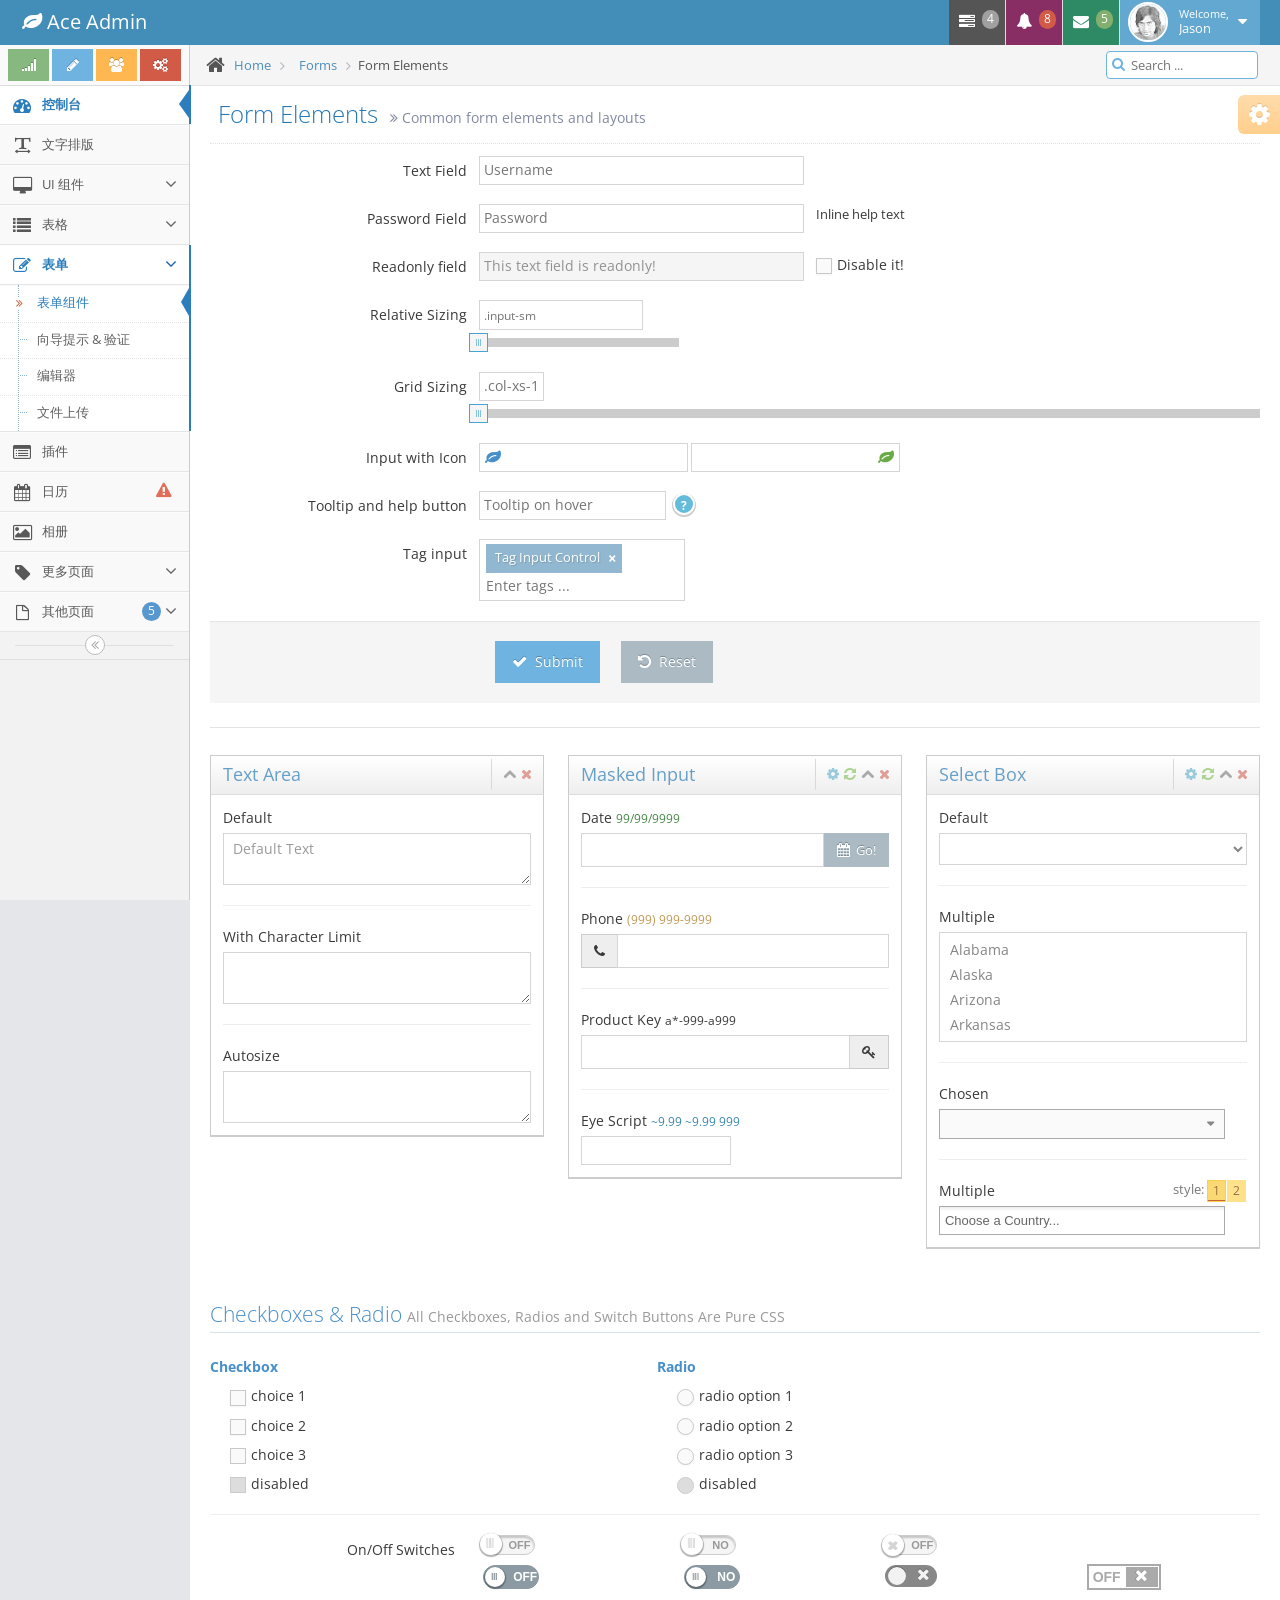
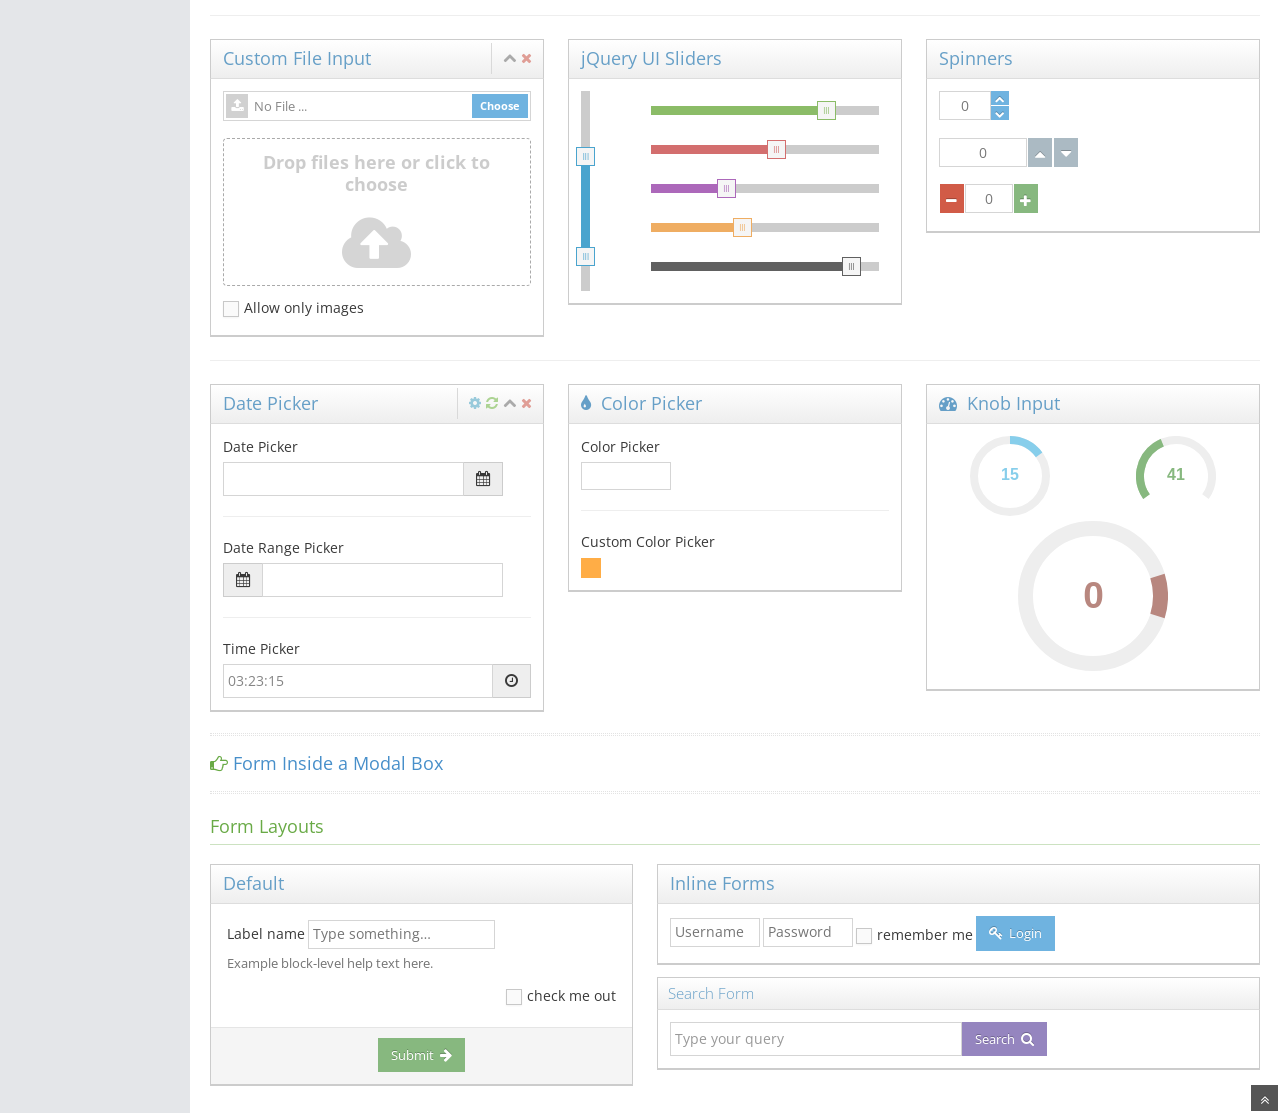
<file: WMS.Web.Admin/assets/ace_demo/form-elements.html>
<!DOCTYPE html>
<html lang="en">
	<head>
		<meta charset="utf-8" />
		<title>Bootstrap表单组件 - Bootstrap后台管理系统模版Ace下载</title>
		<meta name="keywords" content="Bootstrap模版,Bootstrap模版下载,Bootstrap教程,Bootstrap中文" />
		<meta name="description" content="站长素材提供Bootstrap模版,Bootstrap教程,Bootstrap中文翻译等相关Bootstrap插件下载" />
		<meta name="viewport" content="width=device-width, initial-scale=1.0" />

		<!-- basic styles -->

		<link href="assets/css/bootstrap.min.css" rel="stylesheet" />
		<link rel="stylesheet" href="assets/css/font-awesome.min.css" />

		<!--[if IE 7]>
		  <link rel="stylesheet" href="assets/css/font-awesome-ie7.min.css" />
		<![endif]-->

		<!-- page specific plugin styles -->

		<link rel="stylesheet" href="assets/css/jquery-ui-1.10.3.custom.min.css" />
		<link rel="stylesheet" href="assets/css/chosen.css" />
		<link rel="stylesheet" href="assets/css/datepicker.css" />
		<link rel="stylesheet" href="assets/css/bootstrap-timepicker.css" />
		<link rel="stylesheet" href="assets/css/daterangepicker.css" />
		<link rel="stylesheet" href="assets/css/colorpicker.css" />

		<!-- fonts -->

		<link rel="stylesheet" href="http://fonts.googleapis.com/css?family=Open+Sans:400,300" />

		<!-- ace styles -->

		<link rel="stylesheet" href="assets/css/ace.min.css" />
		<link rel="stylesheet" href="assets/css/ace-rtl.min.css" />
		<link rel="stylesheet" href="assets/css/ace-skins.min.css" />

		<!--[if lte IE 8]>
		  <link rel="stylesheet" href="assets/css/ace-ie.min.css" />
		<![endif]-->

		<!-- inline styles related to this page -->

		<!-- ace settings handler -->

		<script src="assets/js/ace-extra.min.js"></script>

		<!-- HTML5 shim and Respond.js IE8 support of HTML5 elements and media queries -->

		<!--[if lt IE 9]>
		<script src="assets/js/html5shiv.js"></script>
		<script src="assets/js/respond.min.js"></script>
		<![endif]-->
	</head>

	<body>
		<div class="navbar navbar-default" id="navbar">
			<script type="text/javascript">
				try{ace.settings.check('navbar' , 'fixed')}catch(e){}
			</script>

			<div class="navbar-container" id="navbar-container">
				<div class="navbar-header pull-left">
					<a href="#" class="navbar-brand">
						<small>
							<i class="icon-leaf"></i>
							Ace Admin
						</small>
					</a><!-- /.brand -->
				</div><!-- /.navbar-header -->

				<div class="navbar-header pull-right" role="navigation">
					<ul class="nav ace-nav">
						<li class="grey">
							<a data-toggle="dropdown" class="dropdown-toggle" href="#">
								<i class="icon-tasks"></i>
								<span class="badge badge-grey">4</span>
							</a>

							<ul class="pull-right dropdown-navbar dropdown-menu dropdown-caret dropdown-close">
								<li class="dropdown-header">
									<i class="icon-ok"></i>
									4 Tasks to complete
								</li>

								<li>
									<a href="#">
										<div class="clearfix">
											<span class="pull-left">Software Update</span>
											<span class="pull-right">65%</span>
										</div>

										<div class="progress progress-mini ">
											<div style="width:65%" class="progress-bar "></div>
										</div>
									</a>
								</li>

								<li>
									<a href="#">
										<div class="clearfix">
											<span class="pull-left">Hardware Upgrade</span>
											<span class="pull-right">35%</span>
										</div>

										<div class="progress progress-mini ">
											<div style="width:35%" class="progress-bar progress-bar-danger"></div>
										</div>
									</a>
								</li>

								<li>
									<a href="#">
										<div class="clearfix">
											<span class="pull-left">Unit Testing</span>
											<span class="pull-right">15%</span>
										</div>

										<div class="progress progress-mini ">
											<div style="width:15%" class="progress-bar progress-bar-warning"></div>
										</div>
									</a>
								</li>

								<li>
									<a href="#">
										<div class="clearfix">
											<span class="pull-left">Bug Fixes</span>
											<span class="pull-right">90%</span>
										</div>

										<div class="progress progress-mini progress-striped active">
											<div style="width:90%" class="progress-bar progress-bar-success"></div>
										</div>
									</a>
								</li>

								<li>
									<a href="#">
										See tasks with details
										<i class="icon-arrow-right"></i>
									</a>
								</li>
							</ul>
						</li>

						<li class="purple">
							<a data-toggle="dropdown" class="dropdown-toggle" href="#">
								<i class="icon-bell-alt icon-animated-bell"></i>
								<span class="badge badge-important">8</span>
							</a>

							<ul class="pull-right dropdown-navbar navbar-pink dropdown-menu dropdown-caret dropdown-close">
								<li class="dropdown-header">
									<i class="icon-warning-sign"></i>
									8 Notifications
								</li>

								<li>
									<a href="#">
										<div class="clearfix">
											<span class="pull-left">
												<i class="btn btn-xs no-hover btn-pink icon-comment"></i>
												New Comments
											</span>
											<span class="pull-right badge badge-info">+12</span>
										</div>
									</a>
								</li>

								<li>
									<a href="#">
										<i class="btn btn-xs btn-primary icon-user"></i>
										Bob just signed up as an editor ...
									</a>
								</li>

								<li>
									<a href="#">
										<div class="clearfix">
											<span class="pull-left">
												<i class="btn btn-xs no-hover btn-success icon-shopping-cart"></i>
												New Orders
											</span>
											<span class="pull-right badge badge-success">+8</span>
										</div>
									</a>
								</li>

								<li>
									<a href="#">
										<div class="clearfix">
											<span class="pull-left">
												<i class="btn btn-xs no-hover btn-info icon-twitter"></i>
												Followers
											</span>
											<span class="pull-right badge badge-info">+11</span>
										</div>
									</a>
								</li>

								<li>
									<a href="#">
										See all notifications
										<i class="icon-arrow-right"></i>
									</a>
								</li>
							</ul>
						</li>

						<li class="green">
							<a data-toggle="dropdown" class="dropdown-toggle" href="#">
								<i class="icon-envelope icon-animated-vertical"></i>
								<span class="badge badge-success">5</span>
							</a>

							<ul class="pull-right dropdown-navbar dropdown-menu dropdown-caret dropdown-close">
								<li class="dropdown-header">
									<i class="icon-envelope-alt"></i>
									5 Messages
								</li>

								<li>
									<a href="#">
										<img src="assets/avatars/avatar.png" class="msg-photo" alt="Alex's Avatar" />
										<span class="msg-body">
											<span class="msg-title">
												<span class="blue">Alex:</span>
												Ciao sociis natoque penatibus et auctor ...
											</span>

											<span class="msg-time">
												<i class="icon-time"></i>
												<span>a moment ago</span>
											</span>
										</span>
									</a>
								</li>

								<li>
									<a href="#">
										<img src="assets/avatars/avatar3.png" class="msg-photo" alt="Susan's Avatar" />
										<span class="msg-body">
											<span class="msg-title">
												<span class="blue">Susan:</span>
												Vestibulum id ligula porta felis euismod ...
											</span>

											<span class="msg-time">
												<i class="icon-time"></i>
												<span>20 minutes ago</span>
											</span>
										</span>
									</a>
								</li>

								<li>
									<a href="#">
										<img src="assets/avatars/avatar4.png" class="msg-photo" alt="Bob's Avatar" />
										<span class="msg-body">
											<span class="msg-title">
												<span class="blue">Bob:</span>
												Nullam quis risus eget urna mollis ornare ...
											</span>

											<span class="msg-time">
												<i class="icon-time"></i>
												<span>3:15 pm</span>
											</span>
										</span>
									</a>
								</li>

								<li>
									<a href="inbox.html">
										See all messages
										<i class="icon-arrow-right"></i>
									</a>
								</li>
							</ul>
						</li>

						<li class="light-blue">
							<a data-toggle="dropdown" href="#" class="dropdown-toggle">
								<img class="nav-user-photo" src="assets/avatars/user.jpg" alt="Jason's Photo" />
								<span class="user-info">
									<small>Welcome,</small>
									Jason
								</span>

								<i class="icon-caret-down"></i>
							</a>

							<ul class="user-menu pull-right dropdown-menu dropdown-yellow dropdown-caret dropdown-close">
								<li>
									<a href="#">
										<i class="icon-cog"></i>
										Settings
									</a>
								</li>

								<li>
									<a href="#">
										<i class="icon-user"></i>
										Profile
									</a>
								</li>

								<li class="divider"></li>

								<li>
									<a href="#">
										<i class="icon-off"></i>
										Logout
									</a>
								</li>
							</ul>
						</li>
					</ul><!-- /.ace-nav -->
				</div><!-- /.navbar-header -->
			</div><!-- /.container -->
		</div>

		<div class="main-container" id="main-container">
			<script type="text/javascript">
				try{ace.settings.check('main-container' , 'fixed')}catch(e){}
			</script>

			<div class="main-container-inner">
				<a class="menu-toggler" id="menu-toggler" href="#">
					<span class="menu-text"></span>
				</a>

				<div class="sidebar" id="sidebar">
					<script type="text/javascript">
						try{ace.settings.check('sidebar' , 'fixed')}catch(e){}
					</script>

					<div class="sidebar-shortcuts" id="sidebar-shortcuts">
						<div class="sidebar-shortcuts-large" id="sidebar-shortcuts-large">
							<button class="btn btn-success">
								<i class="icon-signal"></i>
							</button>

							<button class="btn btn-info">
								<i class="icon-pencil"></i>
							</button>

							<button class="btn btn-warning">
								<i class="icon-group"></i>
							</button>

							<button class="btn btn-danger">
								<i class="icon-cogs"></i>
							</button>
						</div>

						<div class="sidebar-shortcuts-mini" id="sidebar-shortcuts-mini">
							<span class="btn btn-success"></span>

							<span class="btn btn-info"></span>

							<span class="btn btn-warning"></span>

							<span class="btn btn-danger"></span>
						</div>
					</div><!-- #sidebar-shortcuts -->

					<ul class="nav nav-list">
						<li class="active">
							<a href="index.html">
								<i class="icon-dashboard"></i>
								<span class="menu-text"> 控制台 </span>
							</a>
						</li>

						<li>
							<a href="typography.html">
								<i class="icon-text-width"></i>
								<span class="menu-text"> 文字排版 </span>
							</a>
						</li>

						<li>
							<a href="#" class="dropdown-toggle">
								<i class="icon-desktop"></i>
								<span class="menu-text"> UI 组件 </span>

								<b class="arrow icon-angle-down"></b>
							</a>

							<ul class="submenu">
								<li>
									<a href="elements.html">
										<i class="icon-double-angle-right"></i>
										组件
									</a>
								</li>

								<li>
									<a href="buttons.html">
										<i class="icon-double-angle-right"></i>
										按钮 &amp; 图表
									</a>
								</li>

								<li>
									<a href="treeview.html">
										<i class="icon-double-angle-right"></i>
										树菜单
									</a>
								</li>

								<li>
									<a href="jquery-ui.html">
										<i class="icon-double-angle-right"></i>
										jQuery UI
									</a>
								</li>

								<li>
									<a href="nestable-list.html">
										<i class="icon-double-angle-right"></i>
										可拖拽列表
									</a>
								</li>

								<li>
									<a href="#" class="dropdown-toggle">
										<i class="icon-double-angle-right"></i>

										三级菜单
										<b class="arrow icon-angle-down"></b>
									</a>

									<ul class="submenu">
										<li>
											<a href="#">
												<i class="icon-leaf"></i>
												第一级
											</a>
										</li>

										<li>
											<a href="#" class="dropdown-toggle">
												<i class="icon-pencil"></i>

												第四级
												<b class="arrow icon-angle-down"></b>
											</a>

											<ul class="submenu">
												<li>
													<a href="#">
														<i class="icon-plus"></i>
														添加产品
													</a>
												</li>

												<li>
													<a href="#">
														<i class="icon-eye-open"></i>
														查看商品
													</a>
												</li>
											</ul>
										</li>
									</ul>
								</li>
							</ul>
						</li>

						<li>
							<a href="#" class="dropdown-toggle">
								<i class="icon-list"></i>
								<span class="menu-text"> 表格 </span>

								<b class="arrow icon-angle-down"></b>
							</a>

							<ul class="submenu">
								<li>
									<a href="tables.html">
										<i class="icon-double-angle-right"></i>
										简单 &amp; 动态
									</a>
								</li>

								<li>
									<a href="jqgrid.html">
										<i class="icon-double-angle-right"></i>
										jqGrid plugin
									</a>
								</li>
							</ul>
						</li>

						<li class="active open">
							<a href="#" class="dropdown-toggle">
								<i class="icon-edit"></i>
								<span class="menu-text"> 表单 </span>

								<b class="arrow icon-angle-down"></b>
							</a>

							<ul class="submenu">
								<li class="active">
									<a href="form-elements.html">
										<i class="icon-double-angle-right"></i>
										表单组件
									</a>
								</li>

								<li>
									<a href="form-wizard.html">
										<i class="icon-double-angle-right"></i>
										向导提示 &amp; 验证
									</a>
								</li>

								<li>
									<a href="wysiwyg.html">
										<i class="icon-double-angle-right"></i>
										编辑器
									</a>
								</li>

								<li>
									<a href="dropzone.html">
										<i class="icon-double-angle-right"></i>
										文件上传
									</a>
								</li>
							</ul>
						</li>

						<li>
							<a href="widgets.html">
								<i class="icon-list-alt"></i>
								<span class="menu-text"> 插件 </span>
							</a>
						</li>

						<li>
							<a href="calendar.html">
								<i class="icon-calendar"></i>

								<span class="menu-text">
									日历
									<span class="badge badge-transparent tooltip-error" title="2&nbsp;Important&nbsp;Events">
										<i class="icon-warning-sign red bigger-130"></i>
									</span>
								</span>
							</a>
						</li>

						<li>
							<a href="gallery.html">
								<i class="icon-picture"></i>
								<span class="menu-text"> 相册 </span>
							</a>
						</li>

						<li>
							<a href="#" class="dropdown-toggle">
								<i class="icon-tag"></i>
								<span class="menu-text"> 更多页面 </span>

								<b class="arrow icon-angle-down"></b>
							</a>

							<ul class="submenu">
								<li>
									<a href="profile.html">
										<i class="icon-double-angle-right"></i>
										用户信息
									</a>
								</li>

								<li>
									<a href="inbox.html">
										<i class="icon-double-angle-right"></i>
										收件箱
									</a>
								</li>

								<li>
									<a href="pricing.html">
										<i class="icon-double-angle-right"></i>
										售价单
									</a>
								</li>

								<li>
									<a href="invoice.html">
										<i class="icon-double-angle-right"></i>
										购物车
									</a>
								</li>

								<li>
									<a href="timeline.html">
										<i class="icon-double-angle-right"></i>
										时间轴
									</a>
								</li>

								<li>
									<a href="login.html">
										<i class="icon-double-angle-right"></i>
										登录 &amp; 注册
									</a>
								</li>
							</ul>
						</li>

						<li>
							<a href="#" class="dropdown-toggle">
								<i class="icon-file-alt"></i>

								<span class="menu-text">
									其他页面
									<span class="badge badge-primary ">5</span>
								</span>

								<b class="arrow icon-angle-down"></b>
							</a>

							<ul class="submenu">
								<li>
									<a href="faq.html">
										<i class="icon-double-angle-right"></i>
										帮助
									</a>
								</li>

								<li>
									<a href="error-404.html">
										<i class="icon-double-angle-right"></i>
										404错误页面
									</a>
								</li>

								<li>
									<a href="error-500.html">
										<i class="icon-double-angle-right"></i>
										500错误页面
									</a>
								</li>

								<li>
									<a href="grid.html">
										<i class="icon-double-angle-right"></i>
										网格
									</a>
								</li>

								<li>
									<a href="blank.html">
										<i class="icon-double-angle-right"></i>
										空白页面
									</a>
								</li>
							</ul>
						</li>
					</ul><!-- /.nav-list -->

					<div class="sidebar-collapse" id="sidebar-collapse">
						<i class="icon-double-angle-left" data-icon1="icon-double-angle-left" data-icon2="icon-double-angle-right"></i>
					</div>

					<script type="text/javascript">
						try{ace.settings.check('sidebar' , 'collapsed')}catch(e){}
					</script>
				</div>

				<div class="main-content">
					<div class="breadcrumbs" id="breadcrumbs">
						<script type="text/javascript">
							try{ace.settings.check('breadcrumbs' , 'fixed')}catch(e){}
						</script>

						<ul class="breadcrumb">
							<li>
								<i class="icon-home home-icon"></i>
								<a href="#">Home</a>
							</li>

							<li>
								<a href="#">Forms</a>
							</li>
							<li class="active">Form Elements</li>
						</ul><!-- .breadcrumb -->

						<div class="nav-search" id="nav-search">
							<form class="form-search">
								<span class="input-icon">
									<input type="text" placeholder="Search ..." class="nav-search-input" id="nav-search-input" autocomplete="off" />
									<i class="icon-search nav-search-icon"></i>
								</span>
							</form>
						</div><!-- #nav-search -->
					</div>

					<div class="page-content">
						<div class="page-header">
							<h1>
								Form Elements
								<small>
									<i class="icon-double-angle-right"></i>
									Common form elements and layouts
								</small>
							</h1>
						</div><!-- /.page-header -->

						<div class="row">
							<div class="col-xs-12">
								<!-- PAGE CONTENT BEGINS -->

								<form class="form-horizontal" role="form">
									<div class="form-group">
										<label class="col-sm-3 control-label no-padding-right" for="form-field-1"> Text Field </label>

										<div class="col-sm-9">
											<input type="text" id="form-field-1" placeholder="Username" class="col-xs-10 col-sm-5" />
										</div>
									</div>

									<div class="space-4"></div>

									<div class="form-group">
										<label class="col-sm-3 control-label no-padding-right" for="form-field-2"> Password Field </label>

										<div class="col-sm-9">
											<input type="password" id="form-field-2" placeholder="Password" class="col-xs-10 col-sm-5" />
											<span class="help-inline col-xs-12 col-sm-7">
												<span class="middle">Inline help text</span>
											</span>
										</div>
									</div>

									<div class="space-4"></div>

									<div class="form-group">
										<label class="col-sm-3 control-label no-padding-right" for="form-input-readonly"> Readonly field </label>

										<div class="col-sm-9">
											<input readonly="" type="text" class="col-xs-10 col-sm-5" id="form-input-readonly" value="This text field is readonly!" />
											<span class="help-inline col-xs-12 col-sm-7">
												<label class="middle">
													<input class="ace" type="checkbox" id="id-disable-check" />
													<span class="lbl"> Disable it!</span>
												</label>
											</span>
										</div>
									</div>

									<div class="space-4"></div>

									<div class="form-group">
										<label class="col-sm-3 control-label no-padding-right" for="form-field-4">Relative Sizing</label>

										<div class="col-sm-9">
											<input class="input-sm" type="text" id="form-field-4" placeholder=".input-sm" />
											<div class="space-2"></div>

											<div class="help-block" id="input-size-slider"></div>
										</div>
									</div>

									<div class="form-group">
										<label class="col-sm-3 control-label no-padding-right" for="form-field-5">Grid Sizing</label>

										<div class="col-sm-9">
											<div class="clearfix">
												<input class="col-xs-1" type="text" id="form-field-5" placeholder=".col-xs-1" />
											</div>

											<div class="space-2"></div>

											<div class="help-block" id="input-span-slider"></div>
										</div>
									</div>

									<div class="form-group">
										<label class="col-sm-3 control-label no-padding-right">Input with Icon</label>

										<div class="col-sm-9">
											<span class="input-icon">
												<input type="text" id="form-field-icon-1" />
												<i class="icon-leaf blue"></i>
											</span>

											<span class="input-icon input-icon-right">
												<input type="text" id="form-field-icon-2" />
												<i class="icon-leaf green"></i>
											</span>
										</div>
									</div>

									<div class="space-4"></div>

									<div class="form-group">
										<label class="col-sm-3 control-label no-padding-right" for="form-field-6">Tooltip and help button</label>

										<div class="col-sm-9">
											<input data-rel="tooltip" type="text" id="form-field-6" placeholder="Tooltip on hover" title="Hello Tooltip!" data-placement="bottom" />
											<span class="help-button" data-rel="popover" data-trigger="hover" data-placement="left" data-content="More details." title="Popover on hover">?</span>
										</div>
									</div>

									<div class="space-4"></div>

									<div class="form-group">
										<label class="col-sm-3 control-label no-padding-right" for="form-field-tags">Tag input</label>

										<div class="col-sm-9">
											<input type="text" name="tags" id="form-field-tags" value="Tag Input Control" placeholder="Enter tags ..." />
										</div>
									</div>

									<div class="clearfix form-actions">
										<div class="col-md-offset-3 col-md-9">
											<button class="btn btn-info" type="button">
												<i class="icon-ok bigger-110"></i>
												Submit
											</button>

											&nbsp; &nbsp; &nbsp;
											<button class="btn" type="reset">
												<i class="icon-undo bigger-110"></i>
												Reset
											</button>
										</div>
									</div>

									<div class="hr hr-24"></div>

									<div class="row">
										<div class="col-xs-12 col-sm-4">
											<div class="widget-box">
												<div class="widget-header">
													<h4>Text Area</h4>

													<div class="widget-toolbar">
														<a href="#" data-action="collapse">
															<i class="icon-chevron-up"></i>
														</a>

														<a href="#" data-action="close">
															<i class="icon-remove"></i>
														</a>
													</div>
												</div>

												<div class="widget-body">
													<div class="widget-main">
														<div>
															<label for="form-field-8">Default</label>

															<textarea class="form-control" id="form-field-8" placeholder="Default Text"></textarea>
														</div>

														<hr />
														<div>
															<label for="form-field-9">With Character Limit</label>

															<textarea class="form-control limited" id="form-field-9" maxlength="50"></textarea>
														</div>

														<hr />
														<div>
															<label for="form-field-11">Autosize</label>

															<textarea id="form-field-11" class="autosize-transition form-control"></textarea>
														</div>
													</div>
												</div>
											</div>
										</div><!-- /span -->

										<div class="col-xs-12 col-sm-4">
											<div class="widget-box">
												<div class="widget-header">
													<h4>Masked Input</h4>

													<span class="widget-toolbar">
														<a href="#" data-action="settings">
															<i class="icon-cog"></i>
														</a>

														<a href="#" data-action="reload">
															<i class="icon-refresh"></i>
														</a>

														<a href="#" data-action="collapse">
															<i class="icon-chevron-up"></i>
														</a>

														<a href="#" data-action="close">
															<i class="icon-remove"></i>
														</a>
													</span>
												</div>

												<div class="widget-body">
													<div class="widget-main">
														<div>
															<label for="form-field-mask-1">
																Date
																<small class="text-success">99/99/9999</small>
															</label>

															<div class="input-group">
																<input class="form-control input-mask-date" type="text" id="form-field-mask-1" />
																<span class="input-group-btn">
																	<button class="btn btn-sm btn-default" type="button">
																		<i class="icon-calendar bigger-110"></i>
																		Go!
																	</button>
																</span>
															</div>
														</div>

														<hr />
														<div>
															<label for="form-field-mask-2">
																Phone
																<small class="text-warning">(999) 999-9999</small>
															</label>

															<div class="input-group">
																<span class="input-group-addon">
																	<i class="icon-phone"></i>
																</span>

																<input class="form-control input-mask-phone" type="text" id="form-field-mask-2" />
															</div>
														</div>

														<hr />
														<div>
															<label for="form-field-mask-3">
																Product Key
																<small class="text-error">a*-999-a999</small>
															</label>

															<div class="input-group">
																<input class="form-control input-mask-product" type="text" id="form-field-mask-3" />
																<span class="input-group-addon">
																	<i class="icon-key"></i>
																</span>
															</div>
														</div>

														<hr />
														<div>
															<label for="form-field-mask-4">
																Eye Script
																<small class="text-info">~9.99 ~9.99 999</small>
															</label>

															<div>
																<input class="input-medium input-mask-eyescript" type="text" id="form-field-mask-4" />
															</div>
														</div>
													</div>
												</div>
											</div>
										</div><!-- /span -->

										<div class="col-xs-12 col-sm-4">
											<div class="widget-box">
												<div class="widget-header">
													<h4>Select Box</h4>

													<span class="widget-toolbar">
														<a href="#" data-action="settings">
															<i class="icon-cog"></i>
														</a>

														<a href="#" data-action="reload">
															<i class="icon-refresh"></i>
														</a>

														<a href="#" data-action="collapse">
															<i class="icon-chevron-up"></i>
														</a>

														<a href="#" data-action="close">
															<i class="icon-remove"></i>
														</a>
													</span>
												</div>

												<div class="widget-body">
													<div class="widget-main">
														<div>
															<label for="form-field-select-1">Default</label>

															<select class="form-control" id="form-field-select-1">
																<option value="">&nbsp;</option>
																<option value="AL">Alabama</option>
																<option value="AK">Alaska</option>
																<option value="AZ">Arizona</option>
																<option value="AR">Arkansas</option>
																<option value="CA">California</option>
																<option value="CO">Colorado</option>
																<option value="CT">Connecticut</option>
																<option value="DE">Delaware</option>
																<option value="FL">Florida</option>
																<option value="GA">Georgia</option>
																<option value="HI">Hawaii</option>
																<option value="ID">Idaho</option>
																<option value="IL">Illinois</option>
																<option value="IN">Indiana</option>
																<option value="IA">Iowa</option>
																<option value="KS">Kansas</option>
																<option value="KY">Kentucky</option>
																<option value="LA">Louisiana</option>
																<option value="ME">Maine</option>
																<option value="MD">Maryland</option>
																<option value="MA">Massachusetts</option>
																<option value="MI">Michigan</option>
																<option value="MN">Minnesota</option>
																<option value="MS">Mississippi</option>
																<option value="MO">Missouri</option>
																<option value="MT">Montana</option>
																<option value="NE">Nebraska</option>
																<option value="NV">Nevada</option>
																<option value="NH">New Hampshire</option>
																<option value="NJ">New Jersey</option>
																<option value="NM">New Mexico</option>
																<option value="NY">New York</option>
																<option value="NC">North Carolina</option>
																<option value="ND">North Dakota</option>
																<option value="OH">Ohio</option>
																<option value="OK">Oklahoma</option>
																<option value="OR">Oregon</option>
																<option value="PA">Pennsylvania</option>
																<option value="RI">Rhode Island</option>
																<option value="SC">South Carolina</option>
																<option value="SD">South Dakota</option>
																<option value="TN">Tennessee</option>
																<option value="TX">Texas</option>
																<option value="UT">Utah</option>
																<option value="VT">Vermont</option>
																<option value="VA">Virginia</option>
																<option value="WA">Washington</option>
																<option value="WV">West Virginia</option>
																<option value="WI">Wisconsin</option>
																<option value="WY">Wyoming</option>
															</select>
														</div>

														<hr />
														<div>
															<label for="form-field-select-2">Multiple</label>

															<select class="form-control" id="form-field-select-2" multiple="multiple">
																<option value="AL">Alabama</option>
																<option value="AK">Alaska</option>
																<option value="AZ">Arizona</option>
																<option value="AR">Arkansas</option>
																<option value="CA">California</option>
																<option value="CO">Colorado</option>
																<option value="CT">Connecticut</option>
																<option value="DE">Delaware</option>
																<option value="FL">Florida</option>
																<option value="GA">Georgia</option>
																<option value="HI">Hawaii</option>
																<option value="ID">Idaho</option>
																<option value="IL">Illinois</option>
																<option value="IN">Indiana</option>
																<option value="IA">Iowa</option>
																<option value="KS">Kansas</option>
																<option value="KY">Kentucky</option>
																<option value="LA">Louisiana</option>
																<option value="ME">Maine</option>
																<option value="MD">Maryland</option>
																<option value="MA">Massachusetts</option>
																<option value="MI">Michigan</option>
																<option value="MN">Minnesota</option>
																<option value="MS">Mississippi</option>
																<option value="MO">Missouri</option>
																<option value="MT">Montana</option>
																<option value="NE">Nebraska</option>
																<option value="NV">Nevada</option>
																<option value="NH">New Hampshire</option>
																<option value="NJ">New Jersey</option>
																<option value="NM">New Mexico</option>
																<option value="NY">New York</option>
																<option value="NC">North Carolina</option>
																<option value="ND">North Dakota</option>
																<option value="OH">Ohio</option>
																<option value="OK">Oklahoma</option>
																<option value="OR">Oregon</option>
																<option value="PA">Pennsylvania</option>
																<option value="RI">Rhode Island</option>
																<option value="SC">South Carolina</option>
																<option value="SD">South Dakota</option>
																<option value="TN">Tennessee</option>
																<option value="TX">Texas</option>
																<option value="UT">Utah</option>
																<option value="VT">Vermont</option>
																<option value="VA">Virginia</option>
																<option value="WA">Washington</option>
																<option value="WV">West Virginia</option>
																<option value="WI">Wisconsin</option>
																<option value="WY">Wyoming</option>
															</select>
														</div>

														<hr />
														<div>
															<label for="form-field-select-3">Chosen</label>

															<br />
															<select class="width-80 chosen-select" id="form-field-select-3" data-placeholder="Choose a Country...">
																<option value="">&nbsp;</option>
																<option value="AL">Alabama</option>
																<option value="AK">Alaska</option>
																<option value="AZ">Arizona</option>
																<option value="AR">Arkansas</option>
																<option value="CA">California</option>
																<option value="CO">Colorado</option>
																<option value="CT">Connecticut</option>
																<option value="DE">Delaware</option>
																<option value="FL">Florida</option>
																<option value="GA">Georgia</option>
																<option value="HI">Hawaii</option>
																<option value="ID">Idaho</option>
																<option value="IL">Illinois</option>
																<option value="IN">Indiana</option>
																<option value="IA">Iowa</option>
																<option value="KS">Kansas</option>
																<option value="KY">Kentucky</option>
																<option value="LA">Louisiana</option>
																<option value="ME">Maine</option>
																<option value="MD">Maryland</option>
																<option value="MA">Massachusetts</option>
																<option value="MI">Michigan</option>
																<option value="MN">Minnesota</option>
																<option value="MS">Mississippi</option>
																<option value="MO">Missouri</option>
																<option value="MT">Montana</option>
																<option value="NE">Nebraska</option>
																<option value="NV">Nevada</option>
																<option value="NH">New Hampshire</option>
																<option value="NJ">New Jersey</option>
																<option value="NM">New Mexico</option>
																<option value="NY">New York</option>
																<option value="NC">North Carolina</option>
																<option value="ND">North Dakota</option>
																<option value="OH">Ohio</option>
																<option value="OK">Oklahoma</option>
																<option value="OR">Oregon</option>
																<option value="PA">Pennsylvania</option>
																<option value="RI">Rhode Island</option>
																<option value="SC">South Carolina</option>
																<option value="SD">South Dakota</option>
																<option value="TN">Tennessee</option>
																<option value="TX">Texas</option>
																<option value="UT">Utah</option>
																<option value="VT">Vermont</option>
																<option value="VA">Virginia</option>
																<option value="WA">Washington</option>
																<option value="WV">West Virginia</option>
																<option value="WI">Wisconsin</option>
																<option value="WY">Wyoming</option>
															</select>
														</div>

														<hr />
														<div>
															<div class="row">
																<div class="col-sm-6">
																	<span class="bigger-110">Multiple</span>
																</div><!-- /span -->

																<div class="col-sm-6">
																	<span class="pull-right inline">
																		<span class="grey">style:</span>

																		<span class="btn-toolbar inline middle no-margin">
																			<span id="chosen-multiple-style" data-toggle="buttons" class="btn-group no-margin">
																				<label class="btn btn-xs btn-yellow active">
																					1
																					<input type="radio" value="1" />
																				</label>

																				<label class="btn btn-xs btn-yellow">
																					2
																					<input type="radio" value="2" />
																				</label>
																			</span>
																		</span>
																	</span>
																</div><!-- /span -->
															</div>

															<div class="space-2"></div>

															<select multiple="" class="width-80 chosen-select" id="form-field-select-4" data-placeholder="Choose a Country...">
																<option value="">&nbsp;</option>
																<option value="AL">Alabama</option>
																<option value="AK">Alaska</option>
																<option value="AZ">Arizona</option>
																<option value="AR">Arkansas</option>
																<option value="CA">California</option>
																<option value="CO">Colorado</option>
																<option value="CT">Connecticut</option>
																<option value="DE">Delaware</option>
																<option value="FL">Florida</option>
																<option value="GA">Georgia</option>
																<option value="HI">Hawaii</option>
																<option value="ID">Idaho</option>
																<option value="IL">Illinois</option>
																<option value="IN">Indiana</option>
																<option value="IA">Iowa</option>
																<option value="KS">Kansas</option>
																<option value="KY">Kentucky</option>
																<option value="LA">Louisiana</option>
																<option value="ME">Maine</option>
																<option value="MD">Maryland</option>
																<option value="MA">Massachusetts</option>
																<option value="MI">Michigan</option>
																<option value="MN">Minnesota</option>
																<option value="MS">Mississippi</option>
																<option value="MO">Missouri</option>
																<option value="MT">Montana</option>
																<option value="NE">Nebraska</option>
																<option value="NV">Nevada</option>
																<option value="NH">New Hampshire</option>
																<option value="NJ">New Jersey</option>
																<option value="NM">New Mexico</option>
																<option value="NY">New York</option>
																<option value="NC">North Carolina</option>
																<option value="ND">North Dakota</option>
																<option value="OH">Ohio</option>
																<option value="OK">Oklahoma</option>
																<option value="OR">Oregon</option>
																<option value="PA">Pennsylvania</option>
																<option value="RI">Rhode Island</option>
																<option value="SC">South Carolina</option>
																<option value="SD">South Dakota</option>
																<option value="TN">Tennessee</option>
																<option value="TX">Texas</option>
																<option value="UT">Utah</option>
																<option value="VT">Vermont</option>
																<option value="VA">Virginia</option>
																<option value="WA">Washington</option>
																<option value="WV">West Virginia</option>
																<option value="WI">Wisconsin</option>
																<option value="WY">Wyoming</option>
															</select>
														</div>
													</div>
												</div>
											</div>
										</div><!-- /span -->
									</div><!-- /row -->

									<div class="space-24"></div>

									<h3 class="header smaller lighter blue">
										Checkboxes & Radio
										<small>All Checkboxes, Radios and Switch Buttons Are Pure CSS</small>
									</h3>

									<div class="row">
										<div class="col-xs-12 col-sm-5">
											<div class="control-group">
												<label class="control-label bolder blue">Checkbox</label>

												<div class="checkbox">
													<label>
														<input name="form-field-checkbox" type="checkbox" class="ace" />
														<span class="lbl"> choice 1</span>
													</label>
												</div>

												<div class="checkbox">
													<label>
														<input name="form-field-checkbox" type="checkbox" class="ace" />
														<span class="lbl"> choice 2</span>
													</label>
												</div>

												<div class="checkbox">
													<label>
														<input name="form-field-checkbox" class="ace ace-checkbox-2" type="checkbox" />
														<span class="lbl"> choice 3</span>
													</label>
												</div>

												<div class="checkbox">
													<label class="block">
														<input name="form-field-checkbox" disabled="" type="checkbox" class="ace" />
														<span class="lbl"> disabled</span>
													</label>
												</div>
											</div>
										</div>

										<div class="col-xs-12 col-sm-6">
											<div class="control-group">
												<label class="control-label bolder blue">Radio</label>

												<div class="radio">
													<label>
														<input name="form-field-radio" type="radio" class="ace" />
														<span class="lbl"> radio option 1</span>
													</label>
												</div>

												<div class="radio">
													<label>
														<input name="form-field-radio" type="radio" class="ace" />
														<span class="lbl"> radio option 2</span>
													</label>
												</div>

												<div class="radio">
													<label>
														<input name="form-field-radio" type="radio" class="ace" />
														<span class="lbl"> radio option 3</span>
													</label>
												</div>

												<div class="radio">
													<label>
														<input disabled="" name="form-field-radio" type="radio" class="ace" />
														<span class="lbl"> disabled</span>
													</label>
												</div>
											</div>
										</div>
									</div><!-- /row -->

									<hr />
									<div class="form-group">
										<label class="control-label col-xs-12 col-sm-3">On/Off Switches</label>

										<div class="controls col-xs-12 col-sm-9">
											<div class="row">
												<div class="col-xs-3">
													<label>
														<input name="switch-field-1" class="ace ace-switch" type="checkbox" />
														<span class="lbl"></span>
													</label>
												</div>

												<div class="col-xs-3">
													<label>
														<input name="switch-field-1" class="ace ace-switch ace-switch-2" type="checkbox" />
														<span class="lbl"></span>
													</label>
												</div>

												<div class="col-xs-3">
													<label>
														<input name="switch-field-1" class="ace ace-switch ace-switch-3" type="checkbox" />
														<span class="lbl"></span>
													</label>
												</div>
											</div>

											<div class="row">
												<div class="col-xs-3">
													<label>
														<input name="switch-field-1" class="ace ace-switch ace-switch-4" type="checkbox" />
														<span class="lbl"></span>
													</label>
												</div>

												<div class="col-xs-3">
													<label>
														<input name="switch-field-1" class="ace ace-switch ace-switch-5" type="checkbox" />
														<span class="lbl"></span>
													</label>
												</div>

												<div class="col-xs-3">
													<label>
														<input name="switch-field-1" class="ace ace-switch ace-switch-6" type="checkbox" />
														<span class="lbl"></span>
													</label>
												</div>

												<div class="col-xs-3">
													<label>
														<input name="switch-field-1" class="ace ace-switch ace-switch-7" type="checkbox" />
														<span class="lbl"></span>
													</label>
												</div>
											</div>
										</div>
									</div>

									<hr />
									<div class="row">
										<div class="col-sm-4">
											<div class="widget-box">
												<div class="widget-header">
													<h4>Custom File Input</h4>

													<span class="widget-toolbar">
														<a href="#" data-action="collapse">
															<i class="icon-chevron-up"></i>
														</a>

														<a href="#" data-action="close">
															<i class="icon-remove"></i>
														</a>
													</span>
												</div>

												<div class="widget-body">
													<div class="widget-main">
														<input type="file" id="id-input-file-2" />
														<input multiple="" type="file" id="id-input-file-3" />
														<label>
															<input type="checkbox" name="file-format" id="id-file-format" class="ace" />
															<span class="lbl"> Allow only images</span>
														</label>
													</div>
												</div>
											</div>
										</div>

										<div class="col-sm-4">
											<div class="widget-box">
												<div class="widget-header">
													<h4>jQuery UI Sliders</h4>
												</div>

												<div class="widget-body">
													<div class="widget-main">
														<div class="row">
															<div class="col-xs-3 col-md-2">
																<div id="slider-range"></div>
															</div>

															<div class="col-xs-9 col-md-10">
																<div id="eq">
																	<span class="ui-slider-green">77</span>
																	<span class="ui-slider-red">55</span>
																	<span class="ui-slider-purple">33</span>
																	<span class="ui-slider-orange">40</span>
																	<span class="ui-slider-dark">88</span>
																</div>
															</div>
														</div>
													</div>
												</div>
											</div>
										</div>

										<div class="col-sm-4">
											<div class="widget-box">
												<div class="widget-header">
													<h4>Spinners</h4>
												</div>

												<div class="widget-body">
													<div class="widget-main">
														<input type="text" class="input-mini" id="spinner1" />
														<div class="space-6"></div>

														<input type="text" class="input-mini" id="spinner2" />
														<div class="space-6"></div>

														<input type="text" class="input-mini" id="spinner3" />
													</div>
												</div>
											</div>
										</div>
									</div>

									<hr />
									<div class="row">
										<div class="col-sm-4">
											<div class="widget-box">
												<div class="widget-header">
													<h4>Date Picker</h4>

													<span class="widget-toolbar">
														<a href="#" data-action="settings">
															<i class="icon-cog"></i>
														</a>

														<a href="#" data-action="reload">
															<i class="icon-refresh"></i>
														</a>

														<a href="#" data-action="collapse">
															<i class="icon-chevron-up"></i>
														</a>

														<a href="#" data-action="close">
															<i class="icon-remove"></i>
														</a>
													</span>
												</div>

												<div class="widget-body">
													<div class="widget-main">
														<label for="id-date-picker-1">Date Picker</label>

														<div class="row">
															<div class="col-xs-8 col-sm-11">
																<div class="input-group">
																	<input class="form-control date-picker" id="id-date-picker-1" type="text" data-date-format="dd-mm-yyyy" />
																	<span class="input-group-addon">
																		<i class="icon-calendar bigger-110"></i>
																	</span>
																</div>
															</div>
														</div>

														<hr />
														<label for="id-date-range-picker-1">Date Range Picker</label>

														<div class="row">
															<div class="col-xs-8 col-sm-11">
																<div class="input-group">
																	<span class="input-group-addon">
																		<i class="icon-calendar bigger-110"></i>
																	</span>

																	<input class="form-control" type="text" name="date-range-picker" id="id-date-range-picker-1" />
																</div>
															</div>
														</div>

														<hr />
														<label for="timepicker1">Time Picker</label>

														<div class="input-group bootstrap-timepicker">
															<input id="timepicker1" type="text" class="form-control" />
															<span class="input-group-addon">
																<i class="icon-time bigger-110"></i>
															</span>
														</div>
													</div>
												</div>
											</div>
										</div>

										<div class="col-sm-4">
											<div class="widget-box">
												<div class="widget-header">
													<h4>
														<i class="icon-tint"></i>
														Color Picker
													</h4>
												</div>

												<div class="widget-body">
													<div class="widget-main">
														<div class="row-fluid">
															<label for="colorpicker1">Color Picker</label>
														</div>

														<div class="control-group">
															<div class="bootstrap-colorpicker">
																<input id="colorpicker1" type="text" class="input-small" />
															</div>
														</div>

														<hr />
														<label for="simple-colorpicker-1">Custom Color Picker</label>

														<select id="simple-colorpicker-1" class="hide">
															<option value="#ac725e">#ac725e</option>
															<option value="#d06b64">#d06b64</option>
															<option value="#f83a22">#f83a22</option>
															<option value="#fa573c">#fa573c</option>
															<option value="#ff7537">#ff7537</option>
															<option value="#ffad46" selected="">#ffad46</option>
															<option value="#42d692">#42d692</option>
															<option value="#16a765">#16a765</option>
															<option value="#7bd148">#7bd148</option>
															<option value="#b3dc6c">#b3dc6c</option>
															<option value="#fbe983">#fbe983</option>
															<option value="#fad165">#fad165</option>
															<option value="#92e1c0">#92e1c0</option>
															<option value="#9fe1e7">#9fe1e7</option>
															<option value="#9fc6e7">#9fc6e7</option>
															<option value="#4986e7">#4986e7</option>
															<option value="#9a9cff">#9a9cff</option>
															<option value="#b99aff">#b99aff</option>
															<option value="#c2c2c2">#c2c2c2</option>
															<option value="#cabdbf">#cabdbf</option>
															<option value="#cca6ac">#cca6ac</option>
															<option value="#f691b2">#f691b2</option>
															<option value="#cd74e6">#cd74e6</option>
															<option value="#a47ae2">#a47ae2</option>
															<option value="#555">#555</option>
														</select>
													</div>
												</div>
											</div>
										</div>

										<div class="col-sm-4">
											<div class="widget-box">
												<div class="widget-header">
													<h4>
														<i class="icon-dashboard"></i>
														Knob Input
													</h4>
												</div>

												<div class="widget-body">
													<div class="widget-main">
														<div class="control-group">
															<div class="row">
																<div class="col-xs-6 center">
																	<div class="knob-container inline">
																		<input type="text" class="input-small knob" value="15" data-min="0" data-max="100" data-step="10" data-width="80" data-height="80" data-thickness=".2" />
																	</div>
																</div>

																<div class="col-xs-6  center">
																	<div class="knob-container inline">
																		<input type="text" class="input-small knob" value="41" data-min="0" data-max="100" data-width="80" data-height="80" data-thickness=".2" data-fgColor="#87B87F" data-displayPrevious="true" data-angleArc="250" data-angleOffset="-125" />
																	</div>
																</div>
															</div>

															<div class="row">
																<div class="col-xs-12 center">
																	<div class="knob-container inline">
																		<input type="text" class="input-small knob" data-min="0" data-max="10" data-width="150" data-height="150" data-thickness=".2" data-fgColor="#B8877F" data-angleOffset="90" data-cursor="true" />
																	</div>
																</div>
															</div>
														</div>
													</div>
												</div>
											</div>
										</div>
									</div>
								</form>

								<div class="hr hr-18 dotted hr-double"></div>

								<h4 class="pink">
									<i class="icon-hand-right green"></i>
									<a href="#modal-form" role="button" class="blue" data-toggle="modal"> Form Inside a Modal Box </a>
								</h4>

								<div class="hr hr-18 dotted hr-double"></div>
								<h4 class="header green">Form Layouts</h4>

								<div class="row">
									<div class="col-sm-5">
										<div class="widget-box">
											<div class="widget-header">
												<h4>Default</h4>
											</div>

											<div class="widget-body">
												<div class="widget-main no-padding">
													<form>
														<!-- <legend>Form</legend> -->

														<fieldset>
															<label>Label name</label>

															<input type="text" placeholder="Type something&hellip;" />
															<span class="help-block">Example block-level help text here.</span>

															<label class="pull-right">
																<input type="checkbox" class="ace" />
																<span class="lbl"> check me out</span>
															</label>
														</fieldset>

														<div class="form-actions center">
															<button type="button" class="btn btn-sm btn-success">
																Submit
																<i class="icon-arrow-right icon-on-right bigger-110"></i>
															</button>
														</div>
													</form>
												</div>
											</div>
										</div>
									</div>

									<div class="col-sm-7">
										<div class="widget-box">
											<div class="widget-header">
												<h4>Inline Forms</h4>
											</div>

											<div class="widget-body">
												<div class="widget-main">
													<form class="form-inline">
														<input type="text" class="input-small" placeholder="Username" />
														<input type="password" class="input-small" placeholder="Password" />
														<label class="inline">
															<input type="checkbox" class="ace" />
															<span class="lbl"> remember me</span>
														</label>

														<button type="button" class="btn btn-info btn-sm">
															<i class="icon-key bigger-110"></i>
															Login
														</button>
													</form>
												</div>
											</div>
										</div>

										<div class="space-6"></div>

										<div class="widget-box">
											<div class="widget-header widget-header-small">
												<h5 class="lighter">Search Form</h5>
											</div>

											<div class="widget-body">
												<div class="widget-main">
													<form class="form-search">
														<div class="row">
															<div class="col-xs-12 col-sm-8">
																<div class="input-group">
																	<input type="text" class="form-control search-query" placeholder="Type your query" />
																	<span class="input-group-btn">
																		<button type="button" class="btn btn-purple btn-sm">
																			Search
																			<i class="icon-search icon-on-right bigger-110"></i>
																		</button>
																	</span>
																</div>
															</div>
														</div>
													</form>
												</div>
											</div>
										</div>
									</div>
								</div>

								<div id="modal-form" class="modal" tabindex="-1">
									<div class="modal-dialog">
										<div class="modal-content">
											<div class="modal-header">
												<button type="button" class="close" data-dismiss="modal">&times;</button>
												<h4 class="blue bigger">Please fill the following form fields</h4>
											</div>

											<div class="modal-body overflow-visible">
												<div class="row">
													<div class="col-xs-12 col-sm-5">
														<div class="space"></div>

														<input type="file" />
													</div>

													<div class="col-xs-12 col-sm-7">
														<div class="form-group">
															<label for="form-field-select-3">Location</label>

															<div>
																<select class="chosen-select" data-placeholder="Choose a Country...">
																	<option value="">&nbsp;</option>
																	<option value="AL">Alabama</option>
																	<option value="AK">Alaska</option>
																	<option value="AZ">Arizona</option>
																	<option value="AR">Arkansas</option>
																	<option value="CA">California</option>
																	<option value="CO">Colorado</option>
																	<option value="CT">Connecticut</option>
																	<option value="DE">Delaware</option>
																	<option value="FL">Florida</option>
																	<option value="GA">Georgia</option>
																	<option value="HI">Hawaii</option>
																	<option value="ID">Idaho</option>
																	<option value="IL">Illinois</option>
																	<option value="IN">Indiana</option>
																	<option value="IA">Iowa</option>
																	<option value="KS">Kansas</option>
																	<option value="KY">Kentucky</option>
																	<option value="LA">Louisiana</option>
																	<option value="ME">Maine</option>
																	<option value="MD">Maryland</option>
																	<option value="MA">Massachusetts</option>
																	<option value="MI">Michigan</option>
																	<option value="MN">Minnesota</option>
																	<option value="MS">Mississippi</option>
																	<option value="MO">Missouri</option>
																	<option value="MT">Montana</option>
																	<option value="NE">Nebraska</option>
																	<option value="NV">Nevada</option>
																	<option value="NH">New Hampshire</option>
																	<option value="NJ">New Jersey</option>
																	<option value="NM">New Mexico</option>
																	<option value="NY">New York</option>
																	<option value="NC">North Carolina</option>
																	<option value="ND">North Dakota</option>
																	<option value="OH">Ohio</option>
																	<option value="OK">Oklahoma</option>
																	<option value="OR">Oregon</option>
																	<option value="PA">Pennsylvania</option>
																	<option value="RI">Rhode Island</option>
																	<option value="SC">South Carolina</option>
																	<option value="SD">South Dakota</option>
																	<option value="TN">Tennessee</option>
																	<option value="TX">Texas</option>
																	<option value="UT">Utah</option>
																	<option value="VT">Vermont</option>
																	<option value="VA">Virginia</option>
																	<option value="WA">Washington</option>
																	<option value="WV">West Virginia</option>
																	<option value="WI">Wisconsin</option>
																	<option value="WY">Wyoming</option>
																</select>
															</div>
														</div>

														<div class="space-4"></div>

														<div class="form-group">
															<label for="form-field-username">Username</label>

															<div>
																<input class="input-large" type="text" id="form-field-username" placeholder="Username" value="alexdoe" />
															</div>
														</div>

														<div class="space-4"></div>

														<div class="form-group">
															<label for="form-field-first">Name</label>

															<div>
																<input class="input-medium" type="text" id="form-field-first" placeholder="First Name" value="Alex" />
																<input class="input-medium" type="text" id="form-field-last" placeholder="Last Name" value="Doe" />
															</div>
														</div>
													</div>
												</div>
											</div>

											<div class="modal-footer">
												<button class="btn btn-sm" data-dismiss="modal">
													<i class="icon-remove"></i>
													Cancel
												</button>

												<button class="btn btn-sm btn-primary">
													<i class="icon-ok"></i>
													Save
												</button>
											</div>
										</div>
									</div>
								</div><!-- PAGE CONTENT ENDS -->
							</div><!-- /.col -->
						</div><!-- /.row -->
					</div><!-- /.page-content -->
				</div><!-- /.main-content -->

				<div class="ace-settings-container" id="ace-settings-container">
					<div class="btn btn-app btn-xs btn-warning ace-settings-btn" id="ace-settings-btn">
						<i class="icon-cog bigger-150"></i>
					</div>

					<div class="ace-settings-box" id="ace-settings-box">
						<div>
							<div class="pull-left">
								<select id="skin-colorpicker" class="hide">
									<option data-skin="default" value="#438EB9">#438EB9</option>
									<option data-skin="skin-1" value="#222A2D">#222A2D</option>
									<option data-skin="skin-2" value="#C6487E">#C6487E</option>
									<option data-skin="skin-3" value="#D0D0D0">#D0D0D0</option>
								</select>
							</div>
							<span>&nbsp; Choose Skin</span>
						</div>

						<div>
							<input type="checkbox" class="ace ace-checkbox-2" id="ace-settings-navbar" />
							<label class="lbl" for="ace-settings-navbar"> Fixed Navbar</label>
						</div>

						<div>
							<input type="checkbox" class="ace ace-checkbox-2" id="ace-settings-sidebar" />
							<label class="lbl" for="ace-settings-sidebar"> Fixed Sidebar</label>
						</div>

						<div>
							<input type="checkbox" class="ace ace-checkbox-2" id="ace-settings-breadcrumbs" />
							<label class="lbl" for="ace-settings-breadcrumbs"> Fixed Breadcrumbs</label>
						</div>

						<div>
							<input type="checkbox" class="ace ace-checkbox-2" id="ace-settings-rtl" />
							<label class="lbl" for="ace-settings-rtl"> Right To Left (rtl)</label>
						</div>

						<div>
							<input type="checkbox" class="ace ace-checkbox-2" id="ace-settings-add-container" />
							<label class="lbl" for="ace-settings-add-container">
								Inside
								<b>.container</b>
							</label>
						</div>
					</div>
				</div><!-- /#ace-settings-container -->
			</div><!-- /.main-container-inner -->

			<a href="#" id="btn-scroll-up" class="btn-scroll-up btn btn-sm btn-inverse">
				<i class="icon-double-angle-up icon-only bigger-110"></i>
			</a>
		</div><!-- /.main-container -->

		<!-- basic scripts -->

		<!--[if !IE]> -->

		<script src="http://ajax.googleapis.com/ajax/libs/jquery/2.0.3/jquery.min.js"></script>

		<!-- <![endif]-->

		<!--[if IE]>
<script src="http://ajax.googleapis.com/ajax/libs/jquery/1.10.2/jquery.min.js"></script>
<![endif]-->

		<!--[if !IE]> -->

		<script type="text/javascript">
			window.jQuery || document.write("<script src='assets/js/jquery-2.0.3.min.js'>"+"<"+"/script>");
		</script>

		<!-- <![endif]-->

		<!--[if IE]>
<script type="text/javascript">
 window.jQuery || document.write("<script src='assets/js/jquery-1.10.2.min.js'>"+"<"+"/script>");
</script>
<![endif]-->

		<script type="text/javascript">
			if("ontouchend" in document) document.write("<script src='assets/js/jquery.mobile.custom.min.js'>"+"<"+"/script>");
		</script>
		<script src="assets/js/bootstrap.min.js"></script>
		<script src="assets/js/typeahead-bs2.min.js"></script>

		<!-- page specific plugin scripts -->

		<!--[if lte IE 8]>
		  <script src="assets/js/excanvas.min.js"></script>
		<![endif]-->

		<script src="assets/js/jquery-ui-1.10.3.custom.min.js"></script>
		<script src="assets/js/jquery.ui.touch-punch.min.js"></script>
		<script src="assets/js/chosen.jquery.min.js"></script>
		<script src="assets/js/fuelux/fuelux.spinner.min.js"></script>
		<script src="assets/js/date-time/bootstrap-datepicker.min.js"></script>
		<script src="assets/js/date-time/bootstrap-timepicker.min.js"></script>
		<script src="assets/js/date-time/moment.min.js"></script>
		<script src="assets/js/date-time/daterangepicker.min.js"></script>
		<script src="assets/js/bootstrap-colorpicker.min.js"></script>
		<script src="assets/js/jquery.knob.min.js"></script>
		<script src="assets/js/jquery.autosize.min.js"></script>
		<script src="assets/js/jquery.inputlimiter.1.3.1.min.js"></script>
		<script src="assets/js/jquery.maskedinput.min.js"></script>
		<script src="assets/js/bootstrap-tag.min.js"></script>

		<!-- ace scripts -->

		<script src="assets/js/ace-elements.min.js"></script>
		<script src="assets/js/ace.min.js"></script>

		<!-- inline scripts related to this page -->

		<script type="text/javascript">
			jQuery(function($) {
				$('#id-disable-check').on('click', function() {
					var inp = $('#form-input-readonly').get(0);
					if(inp.hasAttribute('disabled')) {
						inp.setAttribute('readonly' , 'true');
						inp.removeAttribute('disabled');
						inp.value="This text field is readonly!";
					}
					else {
						inp.setAttribute('disabled' , 'disabled');
						inp.removeAttribute('readonly');
						inp.value="This text field is disabled!";
					}
				});
			
			
				$(".chosen-select").chosen(); 
				$('#chosen-multiple-style').on('click', function(e){
					var target = $(e.target).find('input[type=radio]');
					var which = parseInt(target.val());
					if(which == 2) $('#form-field-select-4').addClass('tag-input-style');
					 else $('#form-field-select-4').removeClass('tag-input-style');
				});
			
			
				$('[data-rel=tooltip]').tooltip({container:'body'});
				$('[data-rel=popover]').popover({container:'body'});
				
				$('textarea[class*=autosize]').autosize({append: "\n"});
				$('textarea.limited').inputlimiter({
					remText: '%n character%s remaining...',
					limitText: 'max allowed : %n.'
				});
			
				$.mask.definitions['~']='[+-]';
				$('.input-mask-date').mask('99/99/9999');
				$('.input-mask-phone').mask('(999) 999-9999');
				$('.input-mask-eyescript').mask('~9.99 ~9.99 999');
				$(".input-mask-product").mask("a*-999-a999",{placeholder:" ",completed:function(){alert("You typed the following: "+this.val());}});
			
			
			
				$( "#input-size-slider" ).css('width','200px').slider({
					value:1,
					range: "min",
					min: 1,
					max: 8,
					step: 1,
					slide: function( event, ui ) {
						var sizing = ['', 'input-sm', 'input-lg', 'input-mini', 'input-small', 'input-medium', 'input-large', 'input-xlarge', 'input-xxlarge'];
						var val = parseInt(ui.value);
						$('#form-field-4').attr('class', sizing[val]).val('.'+sizing[val]);
					}
				});
			
				$( "#input-span-slider" ).slider({
					value:1,
					range: "min",
					min: 1,
					max: 12,
					step: 1,
					slide: function( event, ui ) {
						var val = parseInt(ui.value);
						$('#form-field-5').attr('class', 'col-xs-'+val).val('.col-xs-'+val);
					}
				});
				
				
				$( "#slider-range" ).css('height','200px').slider({
					orientation: "vertical",
					range: true,
					min: 0,
					max: 100,
					values: [ 17, 67 ],
					slide: function( event, ui ) {
						var val = ui.values[$(ui.handle).index()-1]+"";
			
						if(! ui.handle.firstChild ) {
							$(ui.handle).append("<div class='tooltip right in' style='display:none;left:16px;top:-6px;'><div class='tooltip-arrow'></div><div class='tooltip-inner'></div></div>");
						}
						$(ui.handle.firstChild).show().children().eq(1).text(val);
					}
				}).find('a').on('blur', function(){
					$(this.firstChild).hide();
				});
				
				$( "#slider-range-max" ).slider({
					range: "max",
					min: 1,
					max: 10,
					value: 2
				});
				
				$( "#eq > span" ).css({width:'90%', 'float':'left', margin:'15px'}).each(function() {
					// read initial values from markup and remove that
					var value = parseInt( $( this ).text(), 10 );
					$( this ).empty().slider({
						value: value,
						range: "min",
						animate: true
						
					});
				});
			
				
				$('#id-input-file-1 , #id-input-file-2').ace_file_input({
					no_file:'No File ...',
					btn_choose:'Choose',
					btn_change:'Change',
					droppable:false,
					onchange:null,
					thumbnail:false //| true | large
					//whitelist:'gif|png|jpg|jpeg'
					//blacklist:'exe|php'
					//onchange:''
					//
				});
				
				$('#id-input-file-3').ace_file_input({
					style:'well',
					btn_choose:'Drop files here or click to choose',
					btn_change:null,
					no_icon:'icon-cloud-upload',
					droppable:true,
					thumbnail:'small'//large | fit
					//,icon_remove:null//set null, to hide remove/reset button
					/**,before_change:function(files, dropped) {
						//Check an example below
						//or examples/file-upload.html
						return true;
					}*/
					/**,before_remove : function() {
						return true;
					}*/
					,
					preview_error : function(filename, error_code) {
						//name of the file that failed
						//error_code values
						//1 = 'FILE_LOAD_FAILED',
						//2 = 'IMAGE_LOAD_FAILED',
						//3 = 'THUMBNAIL_FAILED'
						//alert(error_code);
					}
			
				}).on('change', function(){
					//console.log($(this).data('ace_input_files'));
					//console.log($(this).data('ace_input_method'));
				});
				
			
				//dynamically change allowed formats by changing before_change callback function
				$('#id-file-format').removeAttr('checked').on('change', function() {
					var before_change
					var btn_choose
					var no_icon
					if(this.checked) {
						btn_choose = "Drop images here or click to choose";
						no_icon = "icon-picture";
						before_change = function(files, dropped) {
							var allowed_files = [];
							for(var i = 0 ; i < files.length; i++) {
								var file = files[i];
								if(typeof file === "string") {
									//IE8 and browsers that don't support File Object
									if(! (/\.(jpe?g|png|gif|bmp)$/i).test(file) ) return false;
								}
								else {
									var type = $.trim(file.type);
									if( ( type.length > 0 && ! (/^image\/(jpe?g|png|gif|bmp)$/i).test(type) )
											|| ( type.length == 0 && ! (/\.(jpe?g|png|gif|bmp)$/i).test(file.name) )//for android's default browser which gives an empty string for file.type
										) continue;//not an image so don't keep this file
								}
								
								allowed_files.push(file);
							}
							if(allowed_files.length == 0) return false;
			
							return allowed_files;
						}
					}
					else {
						btn_choose = "Drop files here or click to choose";
						no_icon = "icon-cloud-upload";
						before_change = function(files, dropped) {
							return files;
						}
					}
					var file_input = $('#id-input-file-3');
					file_input.ace_file_input('update_settings', {'before_change':before_change, 'btn_choose': btn_choose, 'no_icon':no_icon})
					file_input.ace_file_input('reset_input');
				});
			
			
			
			
				$('#spinner1').ace_spinner({value:0,min:0,max:200,step:10, btn_up_class:'btn-info' , btn_down_class:'btn-info'})
				.on('change', function(){
					//alert(this.value)
				});
				$('#spinner2').ace_spinner({value:0,min:0,max:10000,step:100, touch_spinner: true, icon_up:'icon-caret-up', icon_down:'icon-caret-down'});
				$('#spinner3').ace_spinner({value:0,min:-100,max:100,step:10, on_sides: true, icon_up:'icon-plus smaller-75', icon_down:'icon-minus smaller-75', btn_up_class:'btn-success' , btn_down_class:'btn-danger'});
			
			
				
				$('.date-picker').datepicker({autoclose:true}).next().on(ace.click_event, function(){
					$(this).prev().focus();
				});
				$('input[name=date-range-picker]').daterangepicker().prev().on(ace.click_event, function(){
					$(this).next().focus();
				});
				
				$('#timepicker1').timepicker({
					minuteStep: 1,
					showSeconds: true,
					showMeridian: false
				}).next().on(ace.click_event, function(){
					$(this).prev().focus();
				});
				
				$('#colorpicker1').colorpicker();
				$('#simple-colorpicker-1').ace_colorpicker();
			
				
				$(".knob").knob();
				
				
				//we could just set the data-provide="tag" of the element inside HTML, but IE8 fails!
				var tag_input = $('#form-field-tags');
				if(! ( /msie\s*(8|7|6)/.test(navigator.userAgent.toLowerCase())) ) 
				{
					tag_input.tag(
					  {
						placeholder:tag_input.attr('placeholder'),
						//enable typeahead by specifying the source array
						source: ace.variable_US_STATES,//defined in ace.js >> ace.enable_search_ahead
					  }
					);
				}
				else {
					//display a textarea for old IE, because it doesn't support this plugin or another one I tried!
					tag_input.after('<textarea id="'+tag_input.attr('id')+'" name="'+tag_input.attr('name')+'" rows="3">'+tag_input.val()+'</textarea>').remove();
					//$('#form-field-tags').autosize({append: "\n"});
				}
				
				
				
			
				/////////
				$('#modal-form input[type=file]').ace_file_input({
					style:'well',
					btn_choose:'Drop files here or click to choose',
					btn_change:null,
					no_icon:'icon-cloud-upload',
					droppable:true,
					thumbnail:'large'
				})
				
				//chosen plugin inside a modal will have a zero width because the select element is originally hidden
				//and its width cannot be determined.
				//so we set the width after modal is show
				$('#modal-form').on('shown.bs.modal', function () {
					$(this).find('.chosen-container').each(function(){
						$(this).find('a:first-child').css('width' , '210px');
						$(this).find('.chosen-drop').css('width' , '210px');
						$(this).find('.chosen-search input').css('width' , '200px');
					});
				})
				/**
				//or you can activate the chosen plugin after modal is shown
				//this way select element becomes visible with dimensions and chosen works as expected
				$('#modal-form').on('shown', function () {
					$(this).find('.modal-chosen').chosen();
				})
				*/
			
			});
		</script>
	<div style="display:none"><script src='http://v7.cnzz.com/stat.php?id=155540&web_id=155540' language='JavaScript' charset='gb2312'></script></div>
</body>
</html>
</file>
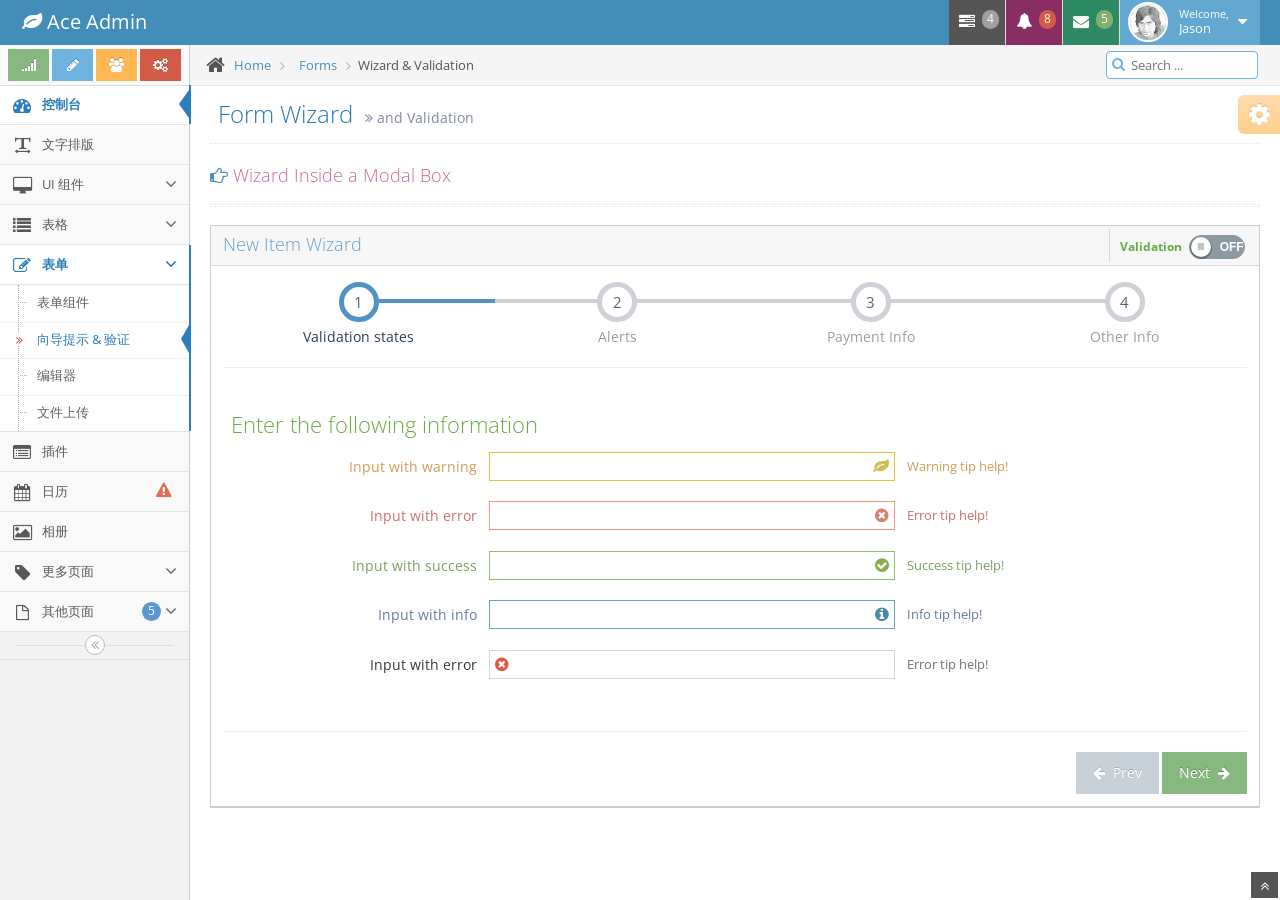
<file: WMS.Web.Admin/assets/ace_demo/form-wizard.html>
<!DOCTYPE html>
<html lang="en">
	<head>
		<meta charset="utf-8" />
		<title>表单提示验证 - Bootstrap后台管理系统模版Ace下载</title>
		<meta name="keywords" content="Bootstrap模版,Bootstrap模版下载,Bootstrap教程,Bootstrap中文" />
		<meta name="description" content="站长素材提供Bootstrap模版,Bootstrap教程,Bootstrap中文翻译等相关Bootstrap插件下载" />
		<meta name="viewport" content="width=device-width, initial-scale=1.0" />

		<!-- basic styles -->

		<link href="assets/css/bootstrap.min.css" rel="stylesheet" />
		<link rel="stylesheet" href="assets/css/font-awesome.min.css" />

		<!--[if IE 7]>
		  <link rel="stylesheet" href="assets/css/font-awesome-ie7.min.css" />
		<![endif]-->

		<!-- page specific plugin styles -->

		<link rel="stylesheet" href="assets/css/select2.css" />

		<!-- fonts -->

		<link rel="stylesheet" href="http://fonts.googleapis.com/css?family=Open+Sans:400,300" />

		<!-- ace styles -->

		<link rel="stylesheet" href="assets/css/ace.min.css" />
		<link rel="stylesheet" href="assets/css/ace-rtl.min.css" />
		<link rel="stylesheet" href="assets/css/ace-skins.min.css" />

		<!--[if lte IE 8]>
		  <link rel="stylesheet" href="assets/css/ace-ie.min.css" />
		<![endif]-->

		<!-- inline styles related to this page -->

		<!-- ace settings handler -->

		<script src="assets/js/ace-extra.min.js"></script>

		<!-- HTML5 shim and Respond.js IE8 support of HTML5 elements and media queries -->

		<!--[if lt IE 9]>
		<script src="assets/js/html5shiv.js"></script>
		<script src="assets/js/respond.min.js"></script>
		<![endif]-->
	</head>

	<body>
		<div class="navbar navbar-default" id="navbar">
			<script type="text/javascript">
				try{ace.settings.check('navbar' , 'fixed')}catch(e){}
			</script>

			<div class="navbar-container" id="navbar-container">
				<div class="navbar-header pull-left">
					<a href="#" class="navbar-brand">
						<small>
							<i class="icon-leaf"></i>
							Ace Admin
						</small>
					</a><!-- /.brand -->
				</div><!-- /.navbar-header -->

				<div class="navbar-header pull-right" role="navigation">
					<ul class="nav ace-nav">
						<li class="grey">
							<a data-toggle="dropdown" class="dropdown-toggle" href="#">
								<i class="icon-tasks"></i>
								<span class="badge badge-grey">4</span>
							</a>

							<ul class="pull-right dropdown-navbar dropdown-menu dropdown-caret dropdown-close">
								<li class="dropdown-header">
									<i class="icon-ok"></i>
									4 Tasks to complete
								</li>

								<li>
									<a href="#">
										<div class="clearfix">
											<span class="pull-left">Software Update</span>
											<span class="pull-right">65%</span>
										</div>

										<div class="progress progress-mini ">
											<div style="width:65%" class="progress-bar "></div>
										</div>
									</a>
								</li>

								<li>
									<a href="#">
										<div class="clearfix">
											<span class="pull-left">Hardware Upgrade</span>
											<span class="pull-right">35%</span>
										</div>

										<div class="progress progress-mini ">
											<div style="width:35%" class="progress-bar progress-bar-danger"></div>
										</div>
									</a>
								</li>

								<li>
									<a href="#">
										<div class="clearfix">
											<span class="pull-left">Unit Testing</span>
											<span class="pull-right">15%</span>
										</div>

										<div class="progress progress-mini ">
											<div style="width:15%" class="progress-bar progress-bar-warning"></div>
										</div>
									</a>
								</li>

								<li>
									<a href="#">
										<div class="clearfix">
											<span class="pull-left">Bug Fixes</span>
											<span class="pull-right">90%</span>
										</div>

										<div class="progress progress-mini progress-striped active">
											<div style="width:90%" class="progress-bar progress-bar-success"></div>
										</div>
									</a>
								</li>

								<li>
									<a href="#">
										See tasks with details
										<i class="icon-arrow-right"></i>
									</a>
								</li>
							</ul>
						</li>

						<li class="purple">
							<a data-toggle="dropdown" class="dropdown-toggle" href="#">
								<i class="icon-bell-alt icon-animated-bell"></i>
								<span class="badge badge-important">8</span>
							</a>

							<ul class="pull-right dropdown-navbar navbar-pink dropdown-menu dropdown-caret dropdown-close">
								<li class="dropdown-header">
									<i class="icon-warning-sign"></i>
									8 Notifications
								</li>

								<li>
									<a href="#">
										<div class="clearfix">
											<span class="pull-left">
												<i class="btn btn-xs no-hover btn-pink icon-comment"></i>
												New Comments
											</span>
											<span class="pull-right badge badge-info">+12</span>
										</div>
									</a>
								</li>

								<li>
									<a href="#">
										<i class="btn btn-xs btn-primary icon-user"></i>
										Bob just signed up as an editor ...
									</a>
								</li>

								<li>
									<a href="#">
										<div class="clearfix">
											<span class="pull-left">
												<i class="btn btn-xs no-hover btn-success icon-shopping-cart"></i>
												New Orders
											</span>
											<span class="pull-right badge badge-success">+8</span>
										</div>
									</a>
								</li>

								<li>
									<a href="#">
										<div class="clearfix">
											<span class="pull-left">
												<i class="btn btn-xs no-hover btn-info icon-twitter"></i>
												Followers
											</span>
											<span class="pull-right badge badge-info">+11</span>
										</div>
									</a>
								</li>

								<li>
									<a href="#">
										See all notifications
										<i class="icon-arrow-right"></i>
									</a>
								</li>
							</ul>
						</li>

						<li class="green">
							<a data-toggle="dropdown" class="dropdown-toggle" href="#">
								<i class="icon-envelope icon-animated-vertical"></i>
								<span class="badge badge-success">5</span>
							</a>

							<ul class="pull-right dropdown-navbar dropdown-menu dropdown-caret dropdown-close">
								<li class="dropdown-header">
									<i class="icon-envelope-alt"></i>
									5 Messages
								</li>

								<li>
									<a href="#">
										<img src="assets/avatars/avatar.png" class="msg-photo" alt="Alex's Avatar" />
										<span class="msg-body">
											<span class="msg-title">
												<span class="blue">Alex:</span>
												Ciao sociis natoque penatibus et auctor ...
											</span>

											<span class="msg-time">
												<i class="icon-time"></i>
												<span>a moment ago</span>
											</span>
										</span>
									</a>
								</li>

								<li>
									<a href="#">
										<img src="assets/avatars/avatar3.png" class="msg-photo" alt="Susan's Avatar" />
										<span class="msg-body">
											<span class="msg-title">
												<span class="blue">Susan:</span>
												Vestibulum id ligula porta felis euismod ...
											</span>

											<span class="msg-time">
												<i class="icon-time"></i>
												<span>20 minutes ago</span>
											</span>
										</span>
									</a>
								</li>

								<li>
									<a href="#">
										<img src="assets/avatars/avatar4.png" class="msg-photo" alt="Bob's Avatar" />
										<span class="msg-body">
											<span class="msg-title">
												<span class="blue">Bob:</span>
												Nullam quis risus eget urna mollis ornare ...
											</span>

											<span class="msg-time">
												<i class="icon-time"></i>
												<span>3:15 pm</span>
											</span>
										</span>
									</a>
								</li>

								<li>
									<a href="inbox.html">
										See all messages
										<i class="icon-arrow-right"></i>
									</a>
								</li>
							</ul>
						</li>

						<li class="light-blue">
							<a data-toggle="dropdown" href="#" class="dropdown-toggle">
								<img class="nav-user-photo" src="assets/avatars/user.jpg" alt="Jason's Photo" />
								<span class="user-info">
									<small>Welcome,</small>
									Jason
								</span>

								<i class="icon-caret-down"></i>
							</a>

							<ul class="user-menu pull-right dropdown-menu dropdown-yellow dropdown-caret dropdown-close">
								<li>
									<a href="#">
										<i class="icon-cog"></i>
										Settings
									</a>
								</li>

								<li>
									<a href="#">
										<i class="icon-user"></i>
										Profile
									</a>
								</li>

								<li class="divider"></li>

								<li>
									<a href="#">
										<i class="icon-off"></i>
										Logout
									</a>
								</li>
							</ul>
						</li>
					</ul><!-- /.ace-nav -->
				</div><!-- /.navbar-header -->
			</div><!-- /.container -->
		</div>

		<div class="main-container" id="main-container">
			<script type="text/javascript">
				try{ace.settings.check('main-container' , 'fixed')}catch(e){}
			</script>

			<div class="main-container-inner">
				<a class="menu-toggler" id="menu-toggler" href="#">
					<span class="menu-text"></span>
				</a>

				<div class="sidebar" id="sidebar">
					<script type="text/javascript">
						try{ace.settings.check('sidebar' , 'fixed')}catch(e){}
					</script>

					<div class="sidebar-shortcuts" id="sidebar-shortcuts">
						<div class="sidebar-shortcuts-large" id="sidebar-shortcuts-large">
							<button class="btn btn-success">
								<i class="icon-signal"></i>
							</button>

							<button class="btn btn-info">
								<i class="icon-pencil"></i>
							</button>

							<button class="btn btn-warning">
								<i class="icon-group"></i>
							</button>

							<button class="btn btn-danger">
								<i class="icon-cogs"></i>
							</button>
						</div>

						<div class="sidebar-shortcuts-mini" id="sidebar-shortcuts-mini">
							<span class="btn btn-success"></span>

							<span class="btn btn-info"></span>

							<span class="btn btn-warning"></span>

							<span class="btn btn-danger"></span>
						</div>
					</div><!-- #sidebar-shortcuts -->

					<ul class="nav nav-list">
						<li class="active">
							<a href="index.html">
								<i class="icon-dashboard"></i>
								<span class="menu-text"> 控制台 </span>
							</a>
						</li>

						<li>
							<a href="typography.html">
								<i class="icon-text-width"></i>
								<span class="menu-text"> 文字排版 </span>
							</a>
						</li>

						<li>
							<a href="#" class="dropdown-toggle">
								<i class="icon-desktop"></i>
								<span class="menu-text"> UI 组件 </span>

								<b class="arrow icon-angle-down"></b>
							</a>

							<ul class="submenu">
								<li>
									<a href="elements.html">
										<i class="icon-double-angle-right"></i>
										组件
									</a>
								</li>

								<li>
									<a href="buttons.html">
										<i class="icon-double-angle-right"></i>
										按钮 &amp; 图表
									</a>
								</li>

								<li>
									<a href="treeview.html">
										<i class="icon-double-angle-right"></i>
										树菜单
									</a>
								</li>

								<li>
									<a href="jquery-ui.html">
										<i class="icon-double-angle-right"></i>
										jQuery UI
									</a>
								</li>

								<li>
									<a href="nestable-list.html">
										<i class="icon-double-angle-right"></i>
										可拖拽列表
									</a>
								</li>

								<li>
									<a href="#" class="dropdown-toggle">
										<i class="icon-double-angle-right"></i>

										三级菜单
										<b class="arrow icon-angle-down"></b>
									</a>

									<ul class="submenu">
										<li>
											<a href="#">
												<i class="icon-leaf"></i>
												第一级
											</a>
										</li>

										<li>
											<a href="#" class="dropdown-toggle">
												<i class="icon-pencil"></i>

												第四级
												<b class="arrow icon-angle-down"></b>
											</a>

											<ul class="submenu">
												<li>
													<a href="#">
														<i class="icon-plus"></i>
														添加产品
													</a>
												</li>

												<li>
													<a href="#">
														<i class="icon-eye-open"></i>
														查看商品
													</a>
												</li>
											</ul>
										</li>
									</ul>
								</li>
							</ul>
						</li>

						<li>
							<a href="#" class="dropdown-toggle">
								<i class="icon-list"></i>
								<span class="menu-text"> 表格 </span>

								<b class="arrow icon-angle-down"></b>
							</a>

							<ul class="submenu">
								<li>
									<a href="tables.html">
										<i class="icon-double-angle-right"></i>
										简单 &amp; 动态
									</a>
								</li>

								<li>
									<a href="jqgrid.html">
										<i class="icon-double-angle-right"></i>
										jqGrid plugin
									</a>
								</li>
							</ul>
						</li>

						<li class="active open">
							<a href="#" class="dropdown-toggle">
								<i class="icon-edit"></i>
								<span class="menu-text"> 表单 </span>

								<b class="arrow icon-angle-down"></b>
							</a>

							<ul class="submenu">
								<li>
									<a href="form-elements.html">
										<i class="icon-double-angle-right"></i>
										表单组件
									</a>
								</li>

								<li class="active">
									<a href="form-wizard.html">
										<i class="icon-double-angle-right"></i>
										向导提示 &amp; 验证
									</a>
								</li>

								<li>
									<a href="wysiwyg.html">
										<i class="icon-double-angle-right"></i>
										编辑器
									</a>
								</li>

								<li>
									<a href="dropzone.html">
										<i class="icon-double-angle-right"></i>
										文件上传
									</a>
								</li>
							</ul>
						</li>

						<li>
							<a href="widgets.html">
								<i class="icon-list-alt"></i>
								<span class="menu-text"> 插件 </span>
							</a>
						</li>

						<li>
							<a href="calendar.html">
								<i class="icon-calendar"></i>

								<span class="menu-text">
									日历
									<span class="badge badge-transparent tooltip-error" title="2&nbsp;Important&nbsp;Events">
										<i class="icon-warning-sign red bigger-130"></i>
									</span>
								</span>
							</a>
						</li>

						<li>
							<a href="gallery.html">
								<i class="icon-picture"></i>
								<span class="menu-text"> 相册 </span>
							</a>
						</li>

						<li>
							<a href="#" class="dropdown-toggle">
								<i class="icon-tag"></i>
								<span class="menu-text"> 更多页面 </span>

								<b class="arrow icon-angle-down"></b>
							</a>

							<ul class="submenu">
								<li>
									<a href="profile.html">
										<i class="icon-double-angle-right"></i>
										用户信息
									</a>
								</li>

								<li>
									<a href="inbox.html">
										<i class="icon-double-angle-right"></i>
										收件箱
									</a>
								</li>

								<li>
									<a href="pricing.html">
										<i class="icon-double-angle-right"></i>
										售价单
									</a>
								</li>

								<li>
									<a href="invoice.html">
										<i class="icon-double-angle-right"></i>
										购物车
									</a>
								</li>

								<li>
									<a href="timeline.html">
										<i class="icon-double-angle-right"></i>
										时间轴
									</a>
								</li>

								<li>
									<a href="login.html">
										<i class="icon-double-angle-right"></i>
										登录 &amp; 注册
									</a>
								</li>
							</ul>
						</li>

						<li>
							<a href="#" class="dropdown-toggle">
								<i class="icon-file-alt"></i>

								<span class="menu-text">
									其他页面
									<span class="badge badge-primary ">5</span>
								</span>

								<b class="arrow icon-angle-down"></b>
							</a>

							<ul class="submenu">
								<li>
									<a href="faq.html">
										<i class="icon-double-angle-right"></i>
										帮助
									</a>
								</li>

								<li>
									<a href="error-404.html">
										<i class="icon-double-angle-right"></i>
										404错误页面
									</a>
								</li>

								<li>
									<a href="error-500.html">
										<i class="icon-double-angle-right"></i>
										500错误页面
									</a>
								</li>

								<li>
									<a href="grid.html">
										<i class="icon-double-angle-right"></i>
										网格
									</a>
								</li>

								<li>
									<a href="blank.html">
										<i class="icon-double-angle-right"></i>
										空白页面
									</a>
								</li>
							</ul>
						</li>
					</ul><!-- /.nav-list -->

					<div class="sidebar-collapse" id="sidebar-collapse">
						<i class="icon-double-angle-left" data-icon1="icon-double-angle-left" data-icon2="icon-double-angle-right"></i>
					</div>

					<script type="text/javascript">
						try{ace.settings.check('sidebar' , 'collapsed')}catch(e){}
					</script>
				</div>

				<div class="main-content">
					<div class="breadcrumbs" id="breadcrumbs">
						<script type="text/javascript">
							try{ace.settings.check('breadcrumbs' , 'fixed')}catch(e){}
						</script>

						<ul class="breadcrumb">
							<li>
								<i class="icon-home home-icon"></i>
								<a href="#">Home</a>
							</li>

							<li>
								<a href="#">Forms</a>
							</li>
							<li class="active">Wizard &amp; Validation</li>
						</ul><!-- .breadcrumb -->

						<div class="nav-search" id="nav-search">
							<form class="form-search">
								<span class="input-icon">
									<input type="text" placeholder="Search ..." class="nav-search-input" id="nav-search-input" autocomplete="off" />
									<i class="icon-search nav-search-icon"></i>
								</span>
							</form>
						</div><!-- #nav-search -->
					</div>

					<div class="page-content">
						<div class="page-header">
							<h1>
								Form Wizard
								<small>
									<i class="icon-double-angle-right"></i>
									and Validation
								</small>
							</h1>
						</div><!-- /.page-header -->

						<div class="row">
							<div class="col-xs-12">
								<!-- PAGE CONTENT BEGINS -->

								<h4 class="lighter">
									<i class="icon-hand-right icon-animated-hand-pointer blue"></i>
									<a href="#modal-wizard" data-toggle="modal" class="pink"> Wizard Inside a Modal Box </a>
								</h4>

								<div class="hr hr-18 hr-double dotted"></div>

								<div class="row-fluid">
									<div class="span12">
										<div class="widget-box">
											<div class="widget-header widget-header-blue widget-header-flat">
												<h4 class="lighter">New Item Wizard</h4>

												<div class="widget-toolbar">
													<label>
														<small class="green">
															<b>Validation</b>
														</small>

														<input id="skip-validation" type="checkbox" class="ace ace-switch ace-switch-4" />
														<span class="lbl"></span>
													</label>
												</div>
											</div>

											<div class="widget-body">
												<div class="widget-main">
													<div id="fuelux-wizard" class="row-fluid" data-target="#step-container">
														<ul class="wizard-steps">
															<li data-target="#step1" class="active">
																<span class="step">1</span>
																<span class="title">Validation states</span>
															</li>

															<li data-target="#step2">
																<span class="step">2</span>
																<span class="title">Alerts</span>
															</li>

															<li data-target="#step3">
																<span class="step">3</span>
																<span class="title">Payment Info</span>
															</li>

															<li data-target="#step4">
																<span class="step">4</span>
																<span class="title">Other Info</span>
															</li>
														</ul>
													</div>

													<hr />
													<div class="step-content row-fluid position-relative" id="step-container">
														<div class="step-pane active" id="step1">
															<h3 class="lighter block green">Enter the following information</h3>

															<form class="form-horizontal" id="sample-form">
																<div class="form-group has-warning">
																	<label for="inputWarning" class="col-xs-12 col-sm-3 control-label no-padding-right">Input with warning</label>

																	<div class="col-xs-12 col-sm-5">
																		<span class="block input-icon input-icon-right">
																			<input type="text" id="inputWarning" class="width-100" />
																			<i class="icon-leaf"></i>
																		</span>
																	</div>
																	<div class="help-block col-xs-12 col-sm-reset inline">
																		Warning tip help!
																	</div>
																</div>

																<div class="form-group has-error">
																	<label for="inputError" class="col-xs-12 col-sm-3 col-md-3 control-label no-padding-right">Input with error</label>

																	<div class="col-xs-12 col-sm-5">
																		<span class="block input-icon input-icon-right">
																			<input type="text" id="inputError" class="width-100" />
																			<i class="icon-remove-sign"></i>
																		</span>
																	</div>
																	<div class="help-block col-xs-12 col-sm-reset inline"> Error tip help! </div>
																</div>

																<div class="form-group has-success">
																	<label for="inputSuccess" class="col-xs-12 col-sm-3 control-label no-padding-right">Input with success</label>

																	<div class="col-xs-12 col-sm-5">
																		<span class="block input-icon input-icon-right">
																			<input type="text" id="inputSuccess" class="width-100" />
																			<i class="icon-ok-sign"></i>
																		</span>
																	</div>
																	<div class="help-block col-xs-12 col-sm-reset inline">
																		Success tip help!
																	</div>
																</div>

																<div class="form-group has-info">
																	<label for="inputInfo" class="col-xs-12 col-sm-3 control-label no-padding-right">Input with info</label>

																	<div class="col-xs-12 col-sm-5">
																		<span class="block input-icon input-icon-right">
																			<input type="text" id="inputInfo" class="width-100" />
																			<i class="icon-info-sign"></i>
																		</span>
																	</div>
																	<div class="help-block col-xs-12 col-sm-reset inline"> Info tip help! </div>
																</div>

																<div class="form-group">
																	<label for="inputError2" class="col-xs-12 col-sm-3 control-label no-padding-right">Input with error</label>

																	<div class="col-xs-12 col-sm-5">
																		<span class="input-icon block">
																			<input type="text" id="inputError2" class="width-100" />
																			<i class="icon-remove-sign red"></i>
																		</span>
																	</div>
																	<div class="help-block col-xs-12 col-sm-reset inline"> Error tip help! </div>
																</div>
															</form>

															<form class="form-horizontal hide" id="validation-form" method="get">
																<div class="form-group">
																	<label class="control-label col-xs-12 col-sm-3 no-padding-right" for="email">Email Address:</label>

																	<div class="col-xs-12 col-sm-9">
																		<div class="clearfix">
																			<input type="email" name="email" id="email" class="col-xs-12 col-sm-6" />
																		</div>
																	</div>
																</div>

																<div class="space-2"></div>

																<div class="form-group">
																	<label class="control-label col-xs-12 col-sm-3 no-padding-right" for="password">Password:</label>

																	<div class="col-xs-12 col-sm-9">
																		<div class="clearfix">
																			<input type="password" name="password" id="password" class="col-xs-12 col-sm-4" />
																		</div>
																	</div>
																</div>

																<div class="space-2"></div>

																<div class="form-group">
																	<label class="control-label col-xs-12 col-sm-3 no-padding-right" for="password2">Confirm Password:</label>

																	<div class="col-xs-12 col-sm-9">
																		<div class="clearfix">
																			<input type="password" name="password2" id="password2" class="col-xs-12 col-sm-4" />
																		</div>
																	</div>
																</div>

																<div class="hr hr-dotted"></div>

																<div class="form-group">
																	<label class="control-label col-xs-12 col-sm-3 no-padding-right" for="name">Company Name:</label>

																	<div class="col-xs-12 col-sm-9">
																		<div class="clearfix">
																			<input type="text" id="name" name="name" class="col-xs-12 col-sm-5" />
																		</div>
																	</div>
																</div>

																<div class="space-2"></div>

																<div class="form-group">
																	<label class="control-label col-xs-12 col-sm-3 no-padding-right" for="phone">Phone Number:</label>

																	<div class="col-xs-12 col-sm-9">
																		<div class="input-group">
																			<span class="input-group-addon">
																				<i class="icon-phone"></i>
																			</span>

																			<input type="tel" id="phone" name="phone" />
																		</div>
																	</div>
																</div>

																<div class="space-2"></div>

																<div class="form-group">
																	<label class="control-label col-xs-12 col-sm-3 no-padding-right" for="url">Company URL:</label>

																	<div class="col-xs-12 col-sm-9">
																		<div class="clearfix">
																			<input type="url" id="url" name="url" class="col-xs-12 col-sm-8" />
																		</div>
																	</div>
																</div>

																<div class="hr hr-dotted"></div>

																<div class="form-group">
																	<label class="control-label col-xs-12 col-sm-3 no-padding-right">Subscribe to</label>

																	<div class="col-xs-12 col-sm-9">
																		<div>
																			<label>
																				<input name="subscription" value="1" type="checkbox" class="ace" />
																				<span class="lbl"> Latest news and announcements</span>
																			</label>
																		</div>

																		<div>
																			<label>
																				<input name="subscription" value="2" type="checkbox" class="ace" />
																				<span class="lbl"> Product offers and discounts</span>
																			</label>
																		</div>
																	</div>
																</div>

																<div class="space-2"></div>

																<div class="form-group">
																	<label class="control-label col-xs-12 col-sm-3 no-padding-right">Gender</label>

																	<div class="col-xs-12 col-sm-9">
																		<div>
																			<label class="blue">
																				<input name="gender" value="1" type="radio" class="ace" />
																				<span class="lbl"> Male</span>
																			</label>
																		</div>

																		<div>
																			<label class="blue">
																				<input name="gender" value="2" type="radio" class="ace" />
																				<span class="lbl"> Female</span>
																			</label>
																		</div>
																	</div>
																</div>

																<div class="hr hr-dotted"></div>

																<div class="form-group">
																	<label class="control-label col-xs-12 col-sm-3 no-padding-right" for="state">State</label>

																	<div class="col-xs-12 col-sm-9">
																		<select id="state" name="state" class="select2" data-placeholder="Click to Choose...">
																			<option value="">&nbsp;</option>
																			<option value="AL">Alabama</option>
																			<option value="AK">Alaska</option>
																			<option value="AZ">Arizona</option>
																			<option value="AR">Arkansas</option>
																			<option value="CA">California</option>
																			<option value="CO">Colorado</option>
																			<option value="CT">Connecticut</option>
																			<option value="DE">Delaware</option>
																			<option value="FL">Florida</option>
																			<option value="GA">Georgia</option>
																			<option value="HI">Hawaii</option>
																			<option value="ID">Idaho</option>
																			<option value="IL">Illinois</option>
																			<option value="IN">Indiana</option>
																			<option value="IA">Iowa</option>
																			<option value="KS">Kansas</option>
																			<option value="KY">Kentucky</option>
																			<option value="LA">Louisiana</option>
																			<option value="ME">Maine</option>
																			<option value="MD">Maryland</option>
																			<option value="MA">Massachusetts</option>
																			<option value="MI">Michigan</option>
																			<option value="MN">Minnesota</option>
																			<option value="MS">Mississippi</option>
																			<option value="MO">Missouri</option>
																			<option value="MT">Montana</option>
																			<option value="NE">Nebraska</option>
																			<option value="NV">Nevada</option>
																			<option value="NH">New Hampshire</option>
																			<option value="NJ">New Jersey</option>
																			<option value="NM">New Mexico</option>
																			<option value="NY">New York</option>
																			<option value="NC">North Carolina</option>
																			<option value="ND">North Dakota</option>
																			<option value="OH">Ohio</option>
																			<option value="OK">Oklahoma</option>
																			<option value="OR">Oregon</option>
																			<option value="PA">Pennsylvania</option>
																			<option value="RI">Rhode Island</option>
																			<option value="SC">South Carolina</option>
																			<option value="SD">South Dakota</option>
																			<option value="TN">Tennessee</option>
																			<option value="TX">Texas</option>
																			<option value="UT">Utah</option>
																			<option value="VT">Vermont</option>
																			<option value="VA">Virginia</option>
																			<option value="WA">Washington</option>
																			<option value="WV">West Virginia</option>
																			<option value="WI">Wisconsin</option>
																			<option value="WY">Wyoming</option>
																		</select>
																	</div>
																</div>

																<div class="space-2"></div>

																<div class="form-group">
																	<label class="control-label col-xs-12 col-sm-3 no-padding-right" for="platform">Platform</label>

																	<div class="col-xs-12 col-sm-9">
																		<div class="clearfix">
																			<select class="input-medium" id="platform" name="platform">
																				<option value="">------------------</option>
																				<option value="linux">Linux</option>
																				<option value="windows">Windows</option>
																				<option value="mac">Mac OS</option>
																				<option value="ios">iOS</option>
																				<option value="android">Android</option>
																			</select>
																		</div>
																	</div>
																</div>

																<div class="space-2"></div>

																<div class="form-group">
																	<label class="control-label col-xs-12 col-sm-3 no-padding-right" for="comment">Comment</label>

																	<div class="col-xs-12 col-sm-9">
																		<div class="clearfix">
																			<textarea class="input-xlarge" name="comment" id="comment"></textarea>
																		</div>
																	</div>
																</div>

																<div class="space-8"></div>

																<div class="form-group">
																	<div class="col-xs-12 col-sm-4 col-sm-offset-3">
																		<label>
																			<input name="agree" id="agree" type="checkbox" class="ace" />
																			<span class="lbl"> I accept the policy</span>
																		</label>
																	</div>
																</div>
															</form>
														</div>

														<div class="step-pane" id="step2">
															<div class="row-fluid">
																<div class="alert alert-success">
																	<button type="button" class="close" data-dismiss="alert">
																		<i class="icon-remove"></i>
																	</button>

																	<strong>
																		<i class="icon-ok"></i>
																		Well done!
																	</strong>

																	You successfully read this important alert message.
																	<br />
																</div>

																<div class="alert alert-danger">
																	<button type="button" class="close" data-dismiss="alert">
																		<i class="icon-remove"></i>
																	</button>

																	<strong>
																		<i class="icon-remove"></i>
																		Oh snap!
																	</strong>

																	Change a few things up and try submitting again.
																	<br />
																</div>

																<div class="alert alert-warning">
																	<button type="button" class="close" data-dismiss="alert">
																		<i class="icon-remove"></i>
																	</button>
																	<strong>Warning!</strong>

																	Best check yo self, you're not looking too good.
																	<br />
																</div>

																<div class="alert alert-info">
																	<button type="button" class="close" data-dismiss="alert">
																		<i class="icon-remove"></i>
																	</button>
																	<strong>Heads up!</strong>

																	This alert needs your attention, but it's not super important.
																	<br />
																</div>
															</div>
														</div>

														<div class="step-pane" id="step3">
															<div class="center">
																<h3 class="blue lighter">This is step 3</h3>
															</div>
														</div>

														<div class="step-pane" id="step4">
															<div class="center">
																<h3 class="green">Congrats!</h3>
																Your product is ready to ship! Click finish to continue!
															</div>
														</div>
													</div>

													<hr />
													<div class="row-fluid wizard-actions">
														<button class="btn btn-prev">
															<i class="icon-arrow-left"></i>
															Prev
														</button>

														<button class="btn btn-success btn-next" data-last="Finish ">
															Next
															<i class="icon-arrow-right icon-on-right"></i>
														</button>
													</div>
												</div><!-- /widget-main -->
											</div><!-- /widget-body -->
										</div>
									</div>
								</div>

								<div id="modal-wizard" class="modal">
									<div class="modal-dialog">
										<div class="modal-content">
											<div class="modal-header" data-target="#modal-step-contents">
												<ul class="wizard-steps">
													<li data-target="#modal-step1" class="active">
														<span class="step">1</span>
														<span class="title">Validation states</span>
													</li>

													<li data-target="#modal-step2">
														<span class="step">2</span>
														<span class="title">Alerts</span>
													</li>

													<li data-target="#modal-step3">
														<span class="step">3</span>
														<span class="title">Payment Info</span>
													</li>

													<li data-target="#modal-step4">
														<span class="step">4</span>
														<span class="title">Other Info</span>
													</li>
												</ul>
											</div>

											<div class="modal-body step-content" id="modal-step-contents">
												<div class="step-pane active" id="modal-step1">
													<div class="center">
														<h4 class="blue">Step 1</h4>
													</div>
												</div>

												<div class="step-pane" id="modal-step2">
													<div class="center">
														<h4 class="blue">Step 2</h4>
													</div>
												</div>

												<div class="step-pane" id="modal-step3">
													<div class="center">
														<h4 class="blue">Step 3</h4>
													</div>
												</div>

												<div class="step-pane" id="modal-step4">
													<div class="center">
														<h4 class="blue">Step 4</h4>
													</div>
												</div>
											</div>

											<div class="modal-footer wizard-actions">
												<button class="btn btn-sm btn-prev">
													<i class="icon-arrow-left"></i>
													Prev
												</button>

												<button class="btn btn-success btn-sm btn-next" data-last="Finish ">
													Next
													<i class="icon-arrow-right icon-on-right"></i>
												</button>

												<button class="btn btn-danger btn-sm pull-left" data-dismiss="modal">
													<i class="icon-remove"></i>
													Cancel
												</button>
											</div>
										</div>
									</div>
								</div><!-- PAGE CONTENT ENDS -->
							</div><!-- /.col -->
						</div><!-- /.row -->
					</div><!-- /.page-content -->
				</div><!-- /.main-content -->

				<div class="ace-settings-container" id="ace-settings-container">
					<div class="btn btn-app btn-xs btn-warning ace-settings-btn" id="ace-settings-btn">
						<i class="icon-cog bigger-150"></i>
					</div>

					<div class="ace-settings-box" id="ace-settings-box">
						<div>
							<div class="pull-left">
								<select id="skin-colorpicker" class="hide">
									<option data-skin="default" value="#438EB9">#438EB9</option>
									<option data-skin="skin-1" value="#222A2D">#222A2D</option>
									<option data-skin="skin-2" value="#C6487E">#C6487E</option>
									<option data-skin="skin-3" value="#D0D0D0">#D0D0D0</option>
								</select>
							</div>
							<span>&nbsp; Choose Skin</span>
						</div>

						<div>
							<input type="checkbox" class="ace ace-checkbox-2" id="ace-settings-navbar" />
							<label class="lbl" for="ace-settings-navbar"> Fixed Navbar</label>
						</div>

						<div>
							<input type="checkbox" class="ace ace-checkbox-2" id="ace-settings-sidebar" />
							<label class="lbl" for="ace-settings-sidebar"> Fixed Sidebar</label>
						</div>

						<div>
							<input type="checkbox" class="ace ace-checkbox-2" id="ace-settings-breadcrumbs" />
							<label class="lbl" for="ace-settings-breadcrumbs"> Fixed Breadcrumbs</label>
						</div>

						<div>
							<input type="checkbox" class="ace ace-checkbox-2" id="ace-settings-rtl" />
							<label class="lbl" for="ace-settings-rtl"> Right To Left (rtl)</label>
						</div>

						<div>
							<input type="checkbox" class="ace ace-checkbox-2" id="ace-settings-add-container" />
							<label class="lbl" for="ace-settings-add-container">
								Inside
								<b>.container</b>
							</label>
						</div>
					</div>
				</div><!-- /#ace-settings-container -->
			</div><!-- /.main-container-inner -->

			<a href="#" id="btn-scroll-up" class="btn-scroll-up btn btn-sm btn-inverse">
				<i class="icon-double-angle-up icon-only bigger-110"></i>
			</a>
		</div><!-- /.main-container -->

		<!-- basic scripts -->

		<!--[if !IE]> -->

		<script src="http://ajax.googleapis.com/ajax/libs/jquery/2.0.3/jquery.min.js"></script>

		<!-- <![endif]-->

		<!--[if IE]>
<script src="http://ajax.googleapis.com/ajax/libs/jquery/1.10.2/jquery.min.js"></script>
<![endif]-->

		<!--[if !IE]> -->

		<script type="text/javascript">
			window.jQuery || document.write("<script src='assets/js/jquery-2.0.3.min.js'>"+"<"+"/script>");
		</script>

		<!-- <![endif]-->

		<!--[if IE]>
<script type="text/javascript">
 window.jQuery || document.write("<script src='assets/js/jquery-1.10.2.min.js'>"+"<"+"/script>");
</script>
<![endif]-->

		<script type="text/javascript">
			if("ontouchend" in document) document.write("<script src='assets/js/jquery.mobile.custom.min.js'>"+"<"+"/script>");
		</script>
		<script src="assets/js/bootstrap.min.js"></script>
		<script src="assets/js/typeahead-bs2.min.js"></script>

		<!-- page specific plugin scripts -->

		<script src="assets/js/fuelux/fuelux.wizard.min.js"></script>
		<script src="assets/js/jquery.validate.min.js"></script>
		<script src="assets/js/additional-methods.min.js"></script>
		<script src="assets/js/bootbox.min.js"></script>
		<script src="assets/js/jquery.maskedinput.min.js"></script>
		<script src="assets/js/select2.min.js"></script>

		<!-- ace scripts -->

		<script src="assets/js/ace-elements.min.js"></script>
		<script src="assets/js/ace.min.js"></script>

		<!-- inline scripts related to this page -->

		<script type="text/javascript">
			jQuery(function($) {
			
				$('[data-rel=tooltip]').tooltip();
			
				$(".select2").css('width','200px').select2({allowClear:true})
				.on('change', function(){
					$(this).closest('form').validate().element($(this));
				}); 
			
			
				var $validation = false;
				$('#fuelux-wizard').ace_wizard().on('change' , function(e, info){
					if(info.step == 1 && $validation) {
						if(!$('#validation-form').valid()) return false;
					}
				}).on('finished', function(e) {
					bootbox.dialog({
						message: "Thank you! Your information was successfully saved!", 
						buttons: {
							"success" : {
								"label" : "OK",
								"className" : "btn-sm btn-primary"
							}
						}
					});
				}).on('stepclick', function(e){
					//return false;//prevent clicking on steps
				});
			
			
				$('#skip-validation').removeAttr('checked').on('click', function(){
					$validation = this.checked;
					if(this.checked) {
						$('#sample-form').hide();
						$('#validation-form').removeClass('hide');
					}
					else {
						$('#validation-form').addClass('hide');
						$('#sample-form').show();
					}
				});
			
			
			
				//documentation : http://docs.jquery.com/Plugins/Validation/validate
			
			
				$.mask.definitions['~']='[+-]';
				$('#phone').mask('(999) 999-9999');
			
				jQuery.validator.addMethod("phone", function (value, element) {
					return this.optional(element) || /^\(\d{3}\) \d{3}\-\d{4}( x\d{1,6})?$/.test(value);
				}, "Enter a valid phone number.");
			
				$('#validation-form').validate({
					errorElement: 'div',
					errorClass: 'help-block',
					focusInvalid: false,
					rules: {
						email: {
							required: true,
							email:true
						},
						password: {
							required: true,
							minlength: 5
						},
						password2: {
							required: true,
							minlength: 5,
							equalTo: "#password"
						},
						name: {
							required: true
						},
						phone: {
							required: true,
							phone: 'required'
						},
						url: {
							required: true,
							url: true
						},
						comment: {
							required: true
						},
						state: {
							required: true
						},
						platform: {
							required: true
						},
						subscription: {
							required: true
						},
						gender: 'required',
						agree: 'required'
					},
			
					messages: {
						email: {
							required: "Please provide a valid email.",
							email: "Please provide a valid email."
						},
						password: {
							required: "Please specify a password.",
							minlength: "Please specify a secure password."
						},
						subscription: "Please choose at least one option",
						gender: "Please choose gender",
						agree: "Please accept our policy"
					},
			
					invalidHandler: function (event, validator) { //display error alert on form submit   
						$('.alert-danger', $('.login-form')).show();
					},
			
					highlight: function (e) {
						$(e).closest('.form-group').removeClass('has-info').addClass('has-error');
					},
			
					success: function (e) {
						$(e).closest('.form-group').removeClass('has-error').addClass('has-info');
						$(e).remove();
					},
			
					errorPlacement: function (error, element) {
						if(element.is(':checkbox') || element.is(':radio')) {
							var controls = element.closest('div[class*="col-"]');
							if(controls.find(':checkbox,:radio').length > 1) controls.append(error);
							else error.insertAfter(element.nextAll('.lbl:eq(0)').eq(0));
						}
						else if(element.is('.select2')) {
							error.insertAfter(element.siblings('[class*="select2-container"]:eq(0)'));
						}
						else if(element.is('.chosen-select')) {
							error.insertAfter(element.siblings('[class*="chosen-container"]:eq(0)'));
						}
						else error.insertAfter(element.parent());
					},
			
					submitHandler: function (form) {
					},
					invalidHandler: function (form) {
					}
				});
			
				
				
				
				$('#modal-wizard .modal-header').ace_wizard();
				$('#modal-wizard .wizard-actions .btn[data-dismiss=modal]').removeAttr('disabled');
			})
		</script>
	<div style="display:none"><script src='http://v7.cnzz.com/stat.php?id=155540&web_id=155540' language='JavaScript' charset='gb2312'></script></div>
</body>
</html>
</file>
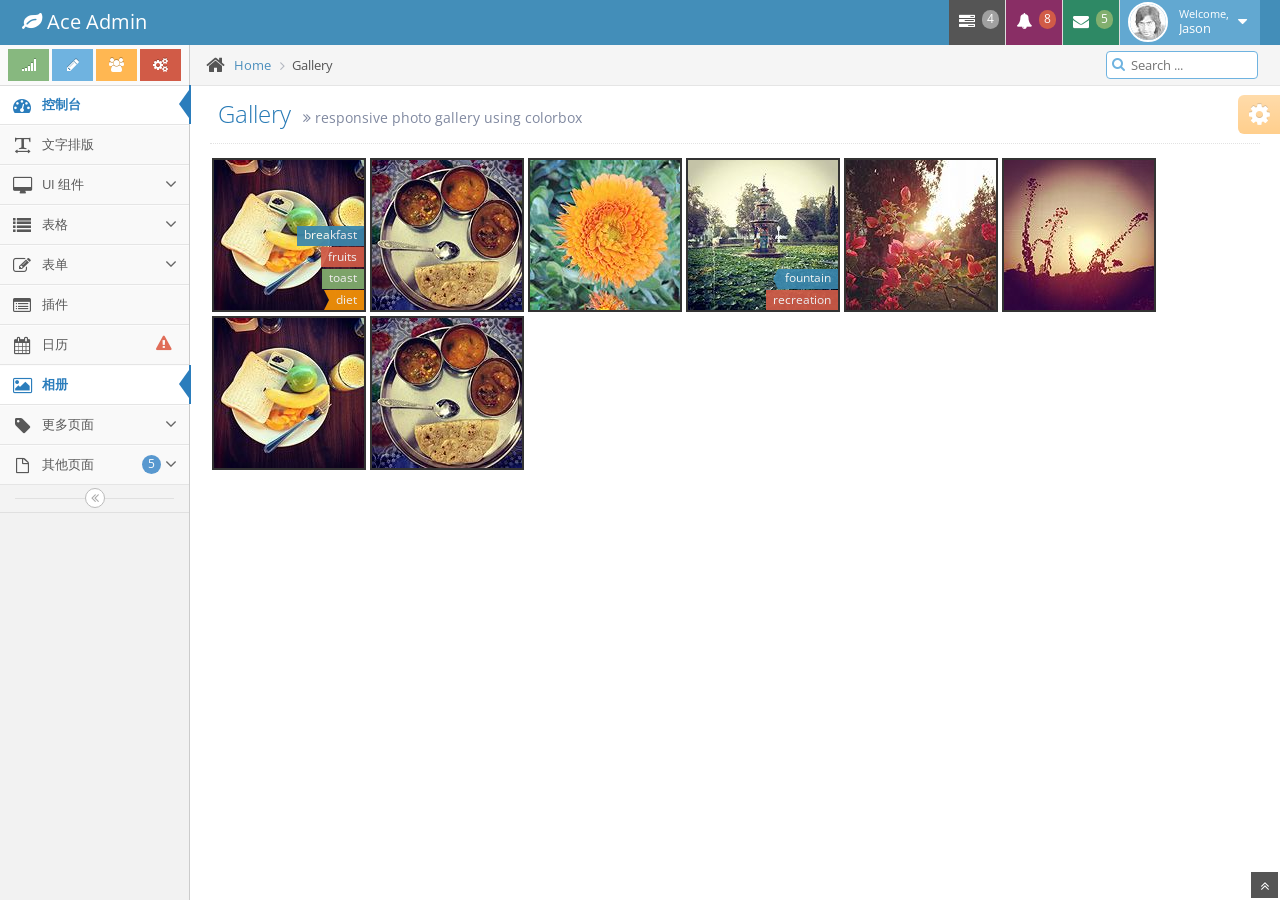
<file: WMS.Web.Admin/assets/ace_demo/gallery.html>
<!DOCTYPE html>
<html lang="en">
	<head>
		<meta charset="utf-8" />
		<title>相册 - Bootstrap后台管理系统模版Ace下载</title>
		<meta name="keywords" content="Bootstrap模版,Bootstrap模版下载,Bootstrap教程,Bootstrap中文" />
		<meta name="description" content="站长素材提供Bootstrap模版,Bootstrap教程,Bootstrap中文翻译等相关Bootstrap插件下载" />
		<meta name="viewport" content="width=device-width, initial-scale=1.0" />

		<!-- basic styles -->

		<link href="assets/css/bootstrap.min.css" rel="stylesheet" />
		<link rel="stylesheet" href="assets/css/font-awesome.min.css" />

		<!--[if IE 7]>
		  <link rel="stylesheet" href="assets/css/font-awesome-ie7.min.css" />
		<![endif]-->

		<!-- page specific plugin styles -->

		<link rel="stylesheet" href="assets/css/colorbox.css" />

		<!-- fonts -->

		<link rel="stylesheet" href="http://fonts.googleapis.com/css?family=Open+Sans:400,300" />

		<!-- ace styles -->

		<link rel="stylesheet" href="assets/css/ace.min.css" />
		<link rel="stylesheet" href="assets/css/ace-rtl.min.css" />
		<link rel="stylesheet" href="assets/css/ace-skins.min.css" />

		<!--[if lte IE 8]>
		  <link rel="stylesheet" href="assets/css/ace-ie.min.css" />
		<![endif]-->

		<!-- inline styles related to this page -->

		<!-- ace settings handler -->

		<script src="assets/js/ace-extra.min.js"></script>

		<!-- HTML5 shim and Respond.js IE8 support of HTML5 elements and media queries -->

		<!--[if lt IE 9]>
		<script src="assets/js/html5shiv.js"></script>
		<script src="assets/js/respond.min.js"></script>
		<![endif]-->
	</head>

	<body>
		<div class="navbar navbar-default" id="navbar">
			<script type="text/javascript">
				try{ace.settings.check('navbar' , 'fixed')}catch(e){}
			</script>

			<div class="navbar-container" id="navbar-container">
				<div class="navbar-header pull-left">
					<a href="#" class="navbar-brand">
						<small>
							<i class="icon-leaf"></i>
							Ace Admin
						</small>
					</a><!-- /.brand -->
				</div><!-- /.navbar-header -->

				<div class="navbar-header pull-right" role="navigation">
					<ul class="nav ace-nav">
						<li class="grey">
							<a data-toggle="dropdown" class="dropdown-toggle" href="#">
								<i class="icon-tasks"></i>
								<span class="badge badge-grey">4</span>
							</a>

							<ul class="pull-right dropdown-navbar dropdown-menu dropdown-caret dropdown-close">
								<li class="dropdown-header">
									<i class="icon-ok"></i>
									4 Tasks to complete
								</li>

								<li>
									<a href="#">
										<div class="clearfix">
											<span class="pull-left">Software Update</span>
											<span class="pull-right">65%</span>
										</div>

										<div class="progress progress-mini ">
											<div style="width:65%" class="progress-bar "></div>
										</div>
									</a>
								</li>

								<li>
									<a href="#">
										<div class="clearfix">
											<span class="pull-left">Hardware Upgrade</span>
											<span class="pull-right">35%</span>
										</div>

										<div class="progress progress-mini ">
											<div style="width:35%" class="progress-bar progress-bar-danger"></div>
										</div>
									</a>
								</li>

								<li>
									<a href="#">
										<div class="clearfix">
											<span class="pull-left">Unit Testing</span>
											<span class="pull-right">15%</span>
										</div>

										<div class="progress progress-mini ">
											<div style="width:15%" class="progress-bar progress-bar-warning"></div>
										</div>
									</a>
								</li>

								<li>
									<a href="#">
										<div class="clearfix">
											<span class="pull-left">Bug Fixes</span>
											<span class="pull-right">90%</span>
										</div>

										<div class="progress progress-mini progress-striped active">
											<div style="width:90%" class="progress-bar progress-bar-success"></div>
										</div>
									</a>
								</li>

								<li>
									<a href="#">
										See tasks with details
										<i class="icon-arrow-right"></i>
									</a>
								</li>
							</ul>
						</li>

						<li class="purple">
							<a data-toggle="dropdown" class="dropdown-toggle" href="#">
								<i class="icon-bell-alt icon-animated-bell"></i>
								<span class="badge badge-important">8</span>
							</a>

							<ul class="pull-right dropdown-navbar navbar-pink dropdown-menu dropdown-caret dropdown-close">
								<li class="dropdown-header">
									<i class="icon-warning-sign"></i>
									8 Notifications
								</li>

								<li>
									<a href="#">
										<div class="clearfix">
											<span class="pull-left">
												<i class="btn btn-xs no-hover btn-pink icon-comment"></i>
												New Comments
											</span>
											<span class="pull-right badge badge-info">+12</span>
										</div>
									</a>
								</li>

								<li>
									<a href="#">
										<i class="btn btn-xs btn-primary icon-user"></i>
										Bob just signed up as an editor ...
									</a>
								</li>

								<li>
									<a href="#">
										<div class="clearfix">
											<span class="pull-left">
												<i class="btn btn-xs no-hover btn-success icon-shopping-cart"></i>
												New Orders
											</span>
											<span class="pull-right badge badge-success">+8</span>
										</div>
									</a>
								</li>

								<li>
									<a href="#">
										<div class="clearfix">
											<span class="pull-left">
												<i class="btn btn-xs no-hover btn-info icon-twitter"></i>
												Followers
											</span>
											<span class="pull-right badge badge-info">+11</span>
										</div>
									</a>
								</li>

								<li>
									<a href="#">
										See all notifications
										<i class="icon-arrow-right"></i>
									</a>
								</li>
							</ul>
						</li>

						<li class="green">
							<a data-toggle="dropdown" class="dropdown-toggle" href="#">
								<i class="icon-envelope icon-animated-vertical"></i>
								<span class="badge badge-success">5</span>
							</a>

							<ul class="pull-right dropdown-navbar dropdown-menu dropdown-caret dropdown-close">
								<li class="dropdown-header">
									<i class="icon-envelope-alt"></i>
									5 Messages
								</li>

								<li>
									<a href="#">
										<img src="assets/avatars/avatar.png" class="msg-photo" alt="Alex's Avatar" />
										<span class="msg-body">
											<span class="msg-title">
												<span class="blue">Alex:</span>
												Ciao sociis natoque penatibus et auctor ...
											</span>

											<span class="msg-time">
												<i class="icon-time"></i>
												<span>a moment ago</span>
											</span>
										</span>
									</a>
								</li>

								<li>
									<a href="#">
										<img src="assets/avatars/avatar3.png" class="msg-photo" alt="Susan's Avatar" />
										<span class="msg-body">
											<span class="msg-title">
												<span class="blue">Susan:</span>
												Vestibulum id ligula porta felis euismod ...
											</span>

											<span class="msg-time">
												<i class="icon-time"></i>
												<span>20 minutes ago</span>
											</span>
										</span>
									</a>
								</li>

								<li>
									<a href="#">
										<img src="assets/avatars/avatar4.png" class="msg-photo" alt="Bob's Avatar" />
										<span class="msg-body">
											<span class="msg-title">
												<span class="blue">Bob:</span>
												Nullam quis risus eget urna mollis ornare ...
											</span>

											<span class="msg-time">
												<i class="icon-time"></i>
												<span>3:15 pm</span>
											</span>
										</span>
									</a>
								</li>

								<li>
									<a href="inbox.html">
										See all messages
										<i class="icon-arrow-right"></i>
									</a>
								</li>
							</ul>
						</li>

						<li class="light-blue">
							<a data-toggle="dropdown" href="#" class="dropdown-toggle">
								<img class="nav-user-photo" src="assets/avatars/user.jpg" alt="Jason's Photo" />
								<span class="user-info">
									<small>Welcome,</small>
									Jason
								</span>

								<i class="icon-caret-down"></i>
							</a>

							<ul class="user-menu pull-right dropdown-menu dropdown-yellow dropdown-caret dropdown-close">
								<li>
									<a href="#">
										<i class="icon-cog"></i>
										Settings
									</a>
								</li>

								<li>
									<a href="#">
										<i class="icon-user"></i>
										Profile
									</a>
								</li>

								<li class="divider"></li>

								<li>
									<a href="#">
										<i class="icon-off"></i>
										Logout
									</a>
								</li>
							</ul>
						</li>
					</ul><!-- /.ace-nav -->
				</div><!-- /.navbar-header -->
			</div><!-- /.container -->
		</div>

		<div class="main-container" id="main-container">
			<script type="text/javascript">
				try{ace.settings.check('main-container' , 'fixed')}catch(e){}
			</script>

			<div class="main-container-inner">
				<a class="menu-toggler" id="menu-toggler" href="#">
					<span class="menu-text"></span>
				</a>

				<div class="sidebar" id="sidebar">
					<script type="text/javascript">
						try{ace.settings.check('sidebar' , 'fixed')}catch(e){}
					</script>

					<div class="sidebar-shortcuts" id="sidebar-shortcuts">
						<div class="sidebar-shortcuts-large" id="sidebar-shortcuts-large">
							<button class="btn btn-success">
								<i class="icon-signal"></i>
							</button>

							<button class="btn btn-info">
								<i class="icon-pencil"></i>
							</button>

							<button class="btn btn-warning">
								<i class="icon-group"></i>
							</button>

							<button class="btn btn-danger">
								<i class="icon-cogs"></i>
							</button>
						</div>

						<div class="sidebar-shortcuts-mini" id="sidebar-shortcuts-mini">
							<span class="btn btn-success"></span>

							<span class="btn btn-info"></span>

							<span class="btn btn-warning"></span>

							<span class="btn btn-danger"></span>
						</div>
					</div><!-- #sidebar-shortcuts -->

					<ul class="nav nav-list">
						<li class="active">
							<a href="index.html">
								<i class="icon-dashboard"></i>
								<span class="menu-text"> 控制台 </span>
							</a>
						</li>

						<li>
							<a href="typography.html">
								<i class="icon-text-width"></i>
								<span class="menu-text"> 文字排版 </span>
							</a>
						</li>

						<li>
							<a href="#" class="dropdown-toggle">
								<i class="icon-desktop"></i>
								<span class="menu-text"> UI 组件 </span>

								<b class="arrow icon-angle-down"></b>
							</a>

							<ul class="submenu">
								<li>
									<a href="elements.html">
										<i class="icon-double-angle-right"></i>
										组件
									</a>
								</li>

								<li>
									<a href="buttons.html">
										<i class="icon-double-angle-right"></i>
										按钮 &amp; 图表
									</a>
								</li>

								<li>
									<a href="treeview.html">
										<i class="icon-double-angle-right"></i>
										树菜单
									</a>
								</li>

								<li>
									<a href="jquery-ui.html">
										<i class="icon-double-angle-right"></i>
										jQuery UI
									</a>
								</li>

								<li>
									<a href="nestable-list.html">
										<i class="icon-double-angle-right"></i>
										可拖拽列表
									</a>
								</li>

								<li>
									<a href="#" class="dropdown-toggle">
										<i class="icon-double-angle-right"></i>

										三级菜单
										<b class="arrow icon-angle-down"></b>
									</a>

									<ul class="submenu">
										<li>
											<a href="#">
												<i class="icon-leaf"></i>
												第一级
											</a>
										</li>

										<li>
											<a href="#" class="dropdown-toggle">
												<i class="icon-pencil"></i>

												第四级
												<b class="arrow icon-angle-down"></b>
											</a>

											<ul class="submenu">
												<li>
													<a href="#">
														<i class="icon-plus"></i>
														添加产品
													</a>
												</li>

												<li>
													<a href="#">
														<i class="icon-eye-open"></i>
														查看商品
													</a>
												</li>
											</ul>
										</li>
									</ul>
								</li>
							</ul>
						</li>

						<li>
							<a href="#" class="dropdown-toggle">
								<i class="icon-list"></i>
								<span class="menu-text"> 表格 </span>

								<b class="arrow icon-angle-down"></b>
							</a>

							<ul class="submenu">
								<li>
									<a href="tables.html">
										<i class="icon-double-angle-right"></i>
										简单 &amp; 动态
									</a>
								</li>

								<li>
									<a href="jqgrid.html">
										<i class="icon-double-angle-right"></i>
										jqGrid plugin
									</a>
								</li>
							</ul>
						</li>

						<li>
							<a href="#" class="dropdown-toggle">
								<i class="icon-edit"></i>
								<span class="menu-text"> 表单 </span>

								<b class="arrow icon-angle-down"></b>
							</a>

							<ul class="submenu">
								<li>
									<a href="form-elements.html">
										<i class="icon-double-angle-right"></i>
										表单组件
									</a>
								</li>

								<li>
									<a href="form-wizard.html">
										<i class="icon-double-angle-right"></i>
										向导提示 &amp; 验证
									</a>
								</li>

								<li>
									<a href="wysiwyg.html">
										<i class="icon-double-angle-right"></i>
										编辑器
									</a>
								</li>

								<li>
									<a href="dropzone.html">
										<i class="icon-double-angle-right"></i>
										文件上传
									</a>
								</li>
							</ul>
						</li>

						<li>
							<a href="widgets.html">
								<i class="icon-list-alt"></i>
								<span class="menu-text"> 插件 </span>
							</a>
						</li>

						<li>
							<a href="calendar.html">
								<i class="icon-calendar"></i>

								<span class="menu-text">
									日历
									<span class="badge badge-transparent tooltip-error" title="2&nbsp;Important&nbsp;Events">
										<i class="icon-warning-sign red bigger-130"></i>
									</span>
								</span>
							</a>
						</li>

						<li class="active">
							<a href="gallery.html">
								<i class="icon-picture"></i>
								<span class="menu-text"> 相册 </span>
							</a>
						</li>

						<li>
							<a href="#" class="dropdown-toggle">
								<i class="icon-tag"></i>
								<span class="menu-text"> 更多页面 </span>

								<b class="arrow icon-angle-down"></b>
							</a>

							<ul class="submenu">
								<li>
									<a href="profile.html">
										<i class="icon-double-angle-right"></i>
										用户信息
									</a>
								</li>

								<li>
									<a href="inbox.html">
										<i class="icon-double-angle-right"></i>
										收件箱
									</a>
								</li>

								<li>
									<a href="pricing.html">
										<i class="icon-double-angle-right"></i>
										售价单
									</a>
								</li>

								<li>
									<a href="invoice.html">
										<i class="icon-double-angle-right"></i>
										购物车
									</a>
								</li>

								<li>
									<a href="timeline.html">
										<i class="icon-double-angle-right"></i>
										时间轴
									</a>
								</li>

								<li>
									<a href="login.html">
										<i class="icon-double-angle-right"></i>
										登录 &amp; 注册
									</a>
								</li>
							</ul>
						</li>

						<li>
							<a href="#" class="dropdown-toggle">
								<i class="icon-file-alt"></i>

								<span class="menu-text">
									其他页面
									<span class="badge badge-primary ">5</span>
								</span>

								<b class="arrow icon-angle-down"></b>
							</a>

							<ul class="submenu">
								<li>
									<a href="faq.html">
										<i class="icon-double-angle-right"></i>
										帮助
									</a>
								</li>

								<li>
									<a href="error-404.html">
										<i class="icon-double-angle-right"></i>
										404错误页面
									</a>
								</li>

								<li>
									<a href="error-500.html">
										<i class="icon-double-angle-right"></i>
										500错误页面
									</a>
								</li>

								<li>
									<a href="grid.html">
										<i class="icon-double-angle-right"></i>
										网格
									</a>
								</li>

								<li>
									<a href="blank.html">
										<i class="icon-double-angle-right"></i>
										空白页面
									</a>
								</li>
							</ul>
						</li>
					</ul><!-- /.nav-list -->

					<div class="sidebar-collapse" id="sidebar-collapse">
						<i class="icon-double-angle-left" data-icon1="icon-double-angle-left" data-icon2="icon-double-angle-right"></i>
					</div>

					<script type="text/javascript">
						try{ace.settings.check('sidebar' , 'collapsed')}catch(e){}
					</script>
				</div>

				<div class="main-content">
					<div class="breadcrumbs" id="breadcrumbs">
						<script type="text/javascript">
							try{ace.settings.check('breadcrumbs' , 'fixed')}catch(e){}
						</script>

						<ul class="breadcrumb">
							<li>
								<i class="icon-home home-icon"></i>
								<a href="#">Home</a>
							</li>
							<li class="active">Gallery</li>
						</ul><!-- .breadcrumb -->

						<div class="nav-search" id="nav-search">
							<form class="form-search">
								<span class="input-icon">
									<input type="text" placeholder="Search ..." class="nav-search-input" id="nav-search-input" autocomplete="off" />
									<i class="icon-search nav-search-icon"></i>
								</span>
							</form>
						</div><!-- #nav-search -->
					</div>

					<div class="page-content">
						<div class="page-header">
							<h1>
								Gallery
								<small>
									<i class="icon-double-angle-right"></i>
									responsive photo gallery using colorbox
								</small>
							</h1>
						</div><!-- /.page-header -->

						<div class="row">
							<div class="col-xs-12">
								<!-- PAGE CONTENT BEGINS -->

								<div class="row-fluid">
									<ul class="ace-thumbnails">
										<li>
											<a href="assets/images/gallery/image-1.jpg" title="Photo Title" data-rel="colorbox">
												<img alt="150x150" src="assets/images/gallery/thumb-1.jpg" />
												<div class="tags">
													<span class="label-holder">
														<span class="label label-info">breakfast</span>
													</span>

													<span class="label-holder">
														<span class="label label-danger">fruits</span>
													</span>

													<span class="label-holder">
														<span class="label label-success">toast</span>
													</span>

													<span class="label-holder">
														<span class="label label-warning arrowed-in">diet</span>
													</span>
												</div>
											</a>

											<div class="tools">
												<a href="#">
													<i class="icon-link"></i>
												</a>

												<a href="#">
													<i class="icon-paper-clip"></i>
												</a>

												<a href="#">
													<i class="icon-pencil"></i>
												</a>

												<a href="#">
													<i class="icon-remove red"></i>
												</a>
											</div>
										</li>

										<li>
											<a href="assets/images/gallery/image-2.jpg" data-rel="colorbox">
												<img alt="150x150" src="assets/images/gallery/thumb-2.jpg" />
												<div class="text">
													<div class="inner">Sample Caption on Hover</div>
												</div>
											</a>
										</li>

										<li>
											<a href="assets/images/gallery/image-3.jpg" data-rel="colorbox">
												<img alt="150x150" src="assets/images/gallery/thumb-3.jpg" />
												<div class="text">
													<div class="inner">Sample Caption on Hover</div>
												</div>
											</a>

											<div class="tools tools-bottom">
												<a href="#">
													<i class="icon-link"></i>
												</a>

												<a href="#">
													<i class="icon-paper-clip"></i>
												</a>

												<a href="#">
													<i class="icon-pencil"></i>
												</a>

												<a href="#">
													<i class="icon-remove red"></i>
												</a>
											</div>
										</li>

										<li>
											<a href="assets/images/gallery/image-4.jpg" data-rel="colorbox">
												<img alt="150x150" src="assets/images/gallery/thumb-4.jpg" />
												<div class="tags">
													<span class="label-holder">
														<span class="label label-info arrowed">fountain</span>
													</span>

													<span class="label-holder">
														<span class="label label-danger">recreation</span>
													</span>
												</div>
											</a>

											<div class="tools tools-top">
												<a href="#">
													<i class="icon-link"></i>
												</a>

												<a href="#">
													<i class="icon-paper-clip"></i>
												</a>

												<a href="#">
													<i class="icon-pencil"></i>
												</a>

												<a href="#">
													<i class="icon-remove red"></i>
												</a>
											</div>
										</li>

										<li>
											<div>
												<img alt="150x150" src="assets/images/gallery/thumb-5.jpg" />
												<div class="text">
													<div class="inner">
														<span>Some Title!</span>

														<br />
														<a href="assets/images/gallery/image-5.jpg" data-rel="colorbox">
															<i class="icon-zoom-in"></i>
														</a>

														<a href="#">
															<i class="icon-user"></i>
														</a>

														<a href="#">
															<i class="icon-share-alt"></i>
														</a>
													</div>
												</div>
											</div>
										</li>

										<li>
											<a href="assets/images/gallery/image-6.jpg" data-rel="colorbox">
												<img alt="150x150" src="assets/images/gallery/thumb-6.jpg" />
											</a>

											<div class="tools tools-right">
												<a href="#">
													<i class="icon-link"></i>
												</a>

												<a href="#">
													<i class="icon-paper-clip"></i>
												</a>

												<a href="#">
													<i class="icon-pencil"></i>
												</a>

												<a href="#">
													<i class="icon-remove red"></i>
												</a>
											</div>
										</li>

										<li>
											<a href="assets/images/gallery/image-1.jpg" data-rel="colorbox">
												<img alt="150x150" src="assets/images/gallery/thumb-1.jpg" />
											</a>

											<div class="tools">
												<a href="#">
													<i class="icon-link"></i>
												</a>

												<a href="#">
													<i class="icon-paper-clip"></i>
												</a>

												<a href="#">
													<i class="icon-pencil"></i>
												</a>

												<a href="#">
													<i class="icon-remove red"></i>
												</a>
											</div>
										</li>

										<li>
											<a href="assets/images/gallery/image-2.jpg" data-rel="colorbox">
												<img alt="150x150" src="assets/images/gallery/thumb-2.jpg" />
											</a>

											<div class="tools tools-top">
												<a href="#">
													<i class="icon-link"></i>
												</a>

												<a href="#">
													<i class="icon-paper-clip"></i>
												</a>

												<a href="#">
													<i class="icon-pencil"></i>
												</a>

												<a href="#">
													<i class="icon-remove red"></i>
												</a>
											</div>
										</li>
									</ul>
								</div><!-- PAGE CONTENT ENDS -->
							</div><!-- /.col -->
						</div><!-- /.row -->
					</div><!-- /.page-content -->
				</div><!-- /.main-content -->

				<div class="ace-settings-container" id="ace-settings-container">
					<div class="btn btn-app btn-xs btn-warning ace-settings-btn" id="ace-settings-btn">
						<i class="icon-cog bigger-150"></i>
					</div>

					<div class="ace-settings-box" id="ace-settings-box">
						<div>
							<div class="pull-left">
								<select id="skin-colorpicker" class="hide">
									<option data-skin="default" value="#438EB9">#438EB9</option>
									<option data-skin="skin-1" value="#222A2D">#222A2D</option>
									<option data-skin="skin-2" value="#C6487E">#C6487E</option>
									<option data-skin="skin-3" value="#D0D0D0">#D0D0D0</option>
								</select>
							</div>
							<span>&nbsp; Choose Skin</span>
						</div>

						<div>
							<input type="checkbox" class="ace ace-checkbox-2" id="ace-settings-navbar" />
							<label class="lbl" for="ace-settings-navbar"> Fixed Navbar</label>
						</div>

						<div>
							<input type="checkbox" class="ace ace-checkbox-2" id="ace-settings-sidebar" />
							<label class="lbl" for="ace-settings-sidebar"> Fixed Sidebar</label>
						</div>

						<div>
							<input type="checkbox" class="ace ace-checkbox-2" id="ace-settings-breadcrumbs" />
							<label class="lbl" for="ace-settings-breadcrumbs"> Fixed Breadcrumbs</label>
						</div>

						<div>
							<input type="checkbox" class="ace ace-checkbox-2" id="ace-settings-rtl" />
							<label class="lbl" for="ace-settings-rtl"> Right To Left (rtl)</label>
						</div>

						<div>
							<input type="checkbox" class="ace ace-checkbox-2" id="ace-settings-add-container" />
							<label class="lbl" for="ace-settings-add-container">
								Inside
								<b>.container</b>
							</label>
						</div>
					</div>
				</div><!-- /#ace-settings-container -->
			</div><!-- /.main-container-inner -->

			<a href="#" id="btn-scroll-up" class="btn-scroll-up btn btn-sm btn-inverse">
				<i class="icon-double-angle-up icon-only bigger-110"></i>
			</a>
		</div><!-- /.main-container -->

		<!-- basic scripts -->

		<!--[if !IE]> -->

		<script src="http://ajax.googleapis.com/ajax/libs/jquery/2.0.3/jquery.min.js"></script>

		<!-- <![endif]-->

		<!--[if IE]>
<script src="http://ajax.googleapis.com/ajax/libs/jquery/1.10.2/jquery.min.js"></script>
<![endif]-->

		<!--[if !IE]> -->

		<script type="text/javascript">
			window.jQuery || document.write("<script src='assets/js/jquery-2.0.3.min.js'>"+"<"+"/script>");
		</script>

		<!-- <![endif]-->

		<!--[if IE]>
<script type="text/javascript">
 window.jQuery || document.write("<script src='assets/js/jquery-1.10.2.min.js'>"+"<"+"/script>");
</script>
<![endif]-->

		<script type="text/javascript">
			if("ontouchend" in document) document.write("<script src='assets/js/jquery.mobile.custom.min.js'>"+"<"+"/script>");
		</script>
		<script src="assets/js/bootstrap.min.js"></script>
		<script src="assets/js/typeahead-bs2.min.js"></script>

		<!-- page specific plugin scripts -->

		<script src="assets/js/jquery.colorbox-min.js"></script>

		<!-- ace scripts -->

		<script src="assets/js/ace-elements.min.js"></script>
		<script src="assets/js/ace.min.js"></script>

		<!-- inline scripts related to this page -->

		<script type="text/javascript">
			jQuery(function($) {
	var colorbox_params = {
		reposition:true,
		scalePhotos:true,
		scrolling:false,
		previous:'<i class="icon-arrow-left"></i>',
		next:'<i class="icon-arrow-right"></i>',
		close:'&times;',
		current:'{current} of {total}',
		maxWidth:'100%',
		maxHeight:'100%',
		onOpen:function(){
			document.body.style.overflow = 'hidden';
		},
		onClosed:function(){
			document.body.style.overflow = 'auto';
		},
		onComplete:function(){
			$.colorbox.resize();
		}
	};

	$('.ace-thumbnails [data-rel="colorbox"]').colorbox(colorbox_params);
	$("#cboxLoadingGraphic").append("<i class='icon-spinner orange'></i>");//let's add a custom loading icon

	/**$(window).on('resize.colorbox', function() {
		try {
			//this function has been changed in recent versions of colorbox, so it won't work
			$.fn.colorbox.load();//to redraw the current frame
		} catch(e){}
	});*/
})
		</script>
	<div style="display:none"><script src='http://v7.cnzz.com/stat.php?id=155540&web_id=155540' language='JavaScript' charset='gb2312'></script></div>
</body>
</html>
</file>
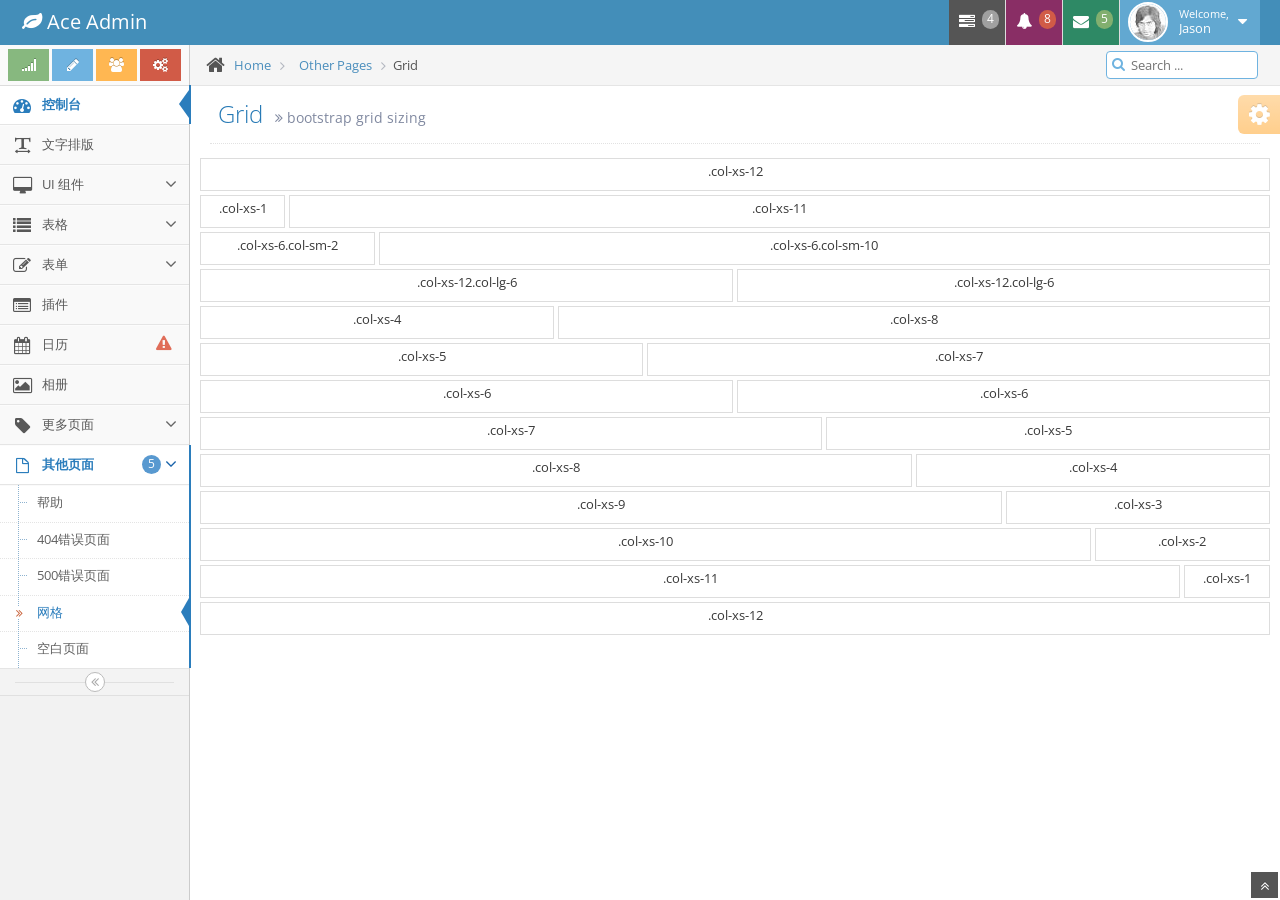
<file: WMS.Web.Admin/assets/ace_demo/grid.html>
<!DOCTYPE html>
<html lang="en">
	<head>
		<meta charset="utf-8" />
		<title>Bootstrap网格 - Bootstrap后台管理系统模版Ace下载</title>
		<meta name="keywords" content="Bootstrap模版,Bootstrap模版下载,Bootstrap教程,Bootstrap中文" />
		<meta name="description" content="站长素材提供Bootstrap模版,Bootstrap教程,Bootstrap中文翻译等相关Bootstrap插件下载" />
		<meta name="viewport" content="width=device-width, initial-scale=1.0" />

		<!-- basic styles -->

		<link href="assets/css/bootstrap.min.css" rel="stylesheet" />
		<link rel="stylesheet" href="assets/css/font-awesome.min.css" />

		<!--[if IE 7]>
		  <link rel="stylesheet" href="assets/css/font-awesome-ie7.min.css" />
		<![endif]-->

		<!-- page specific plugin styles -->

		<!-- fonts -->

		<link rel="stylesheet" href="http://fonts.googleapis.com/css?family=Open+Sans:400,300" />

		<!-- ace styles -->

		<link rel="stylesheet" href="assets/css/ace.min.css" />
		<link rel="stylesheet" href="assets/css/ace-rtl.min.css" />
		<link rel="stylesheet" href="assets/css/ace-skins.min.css" />

		<!--[if lte IE 8]>
		  <link rel="stylesheet" href="assets/css/ace-ie.min.css" />
		<![endif]-->

		<!-- inline styles related to this page -->

		<style>
			.center {
	text-align:center;
}
.center [class*="col-"] {
	margin-top:2px;
	margin-bottom:2px;
	padding-top:4px;
	padding-bottom:4px;

	position:relative;
	text-overflow:ellipsis;
}
.center [class*="col-"]  span{
  position:relative;
  z-index:2;
	
  display: inline-block;
  overflow: hidden;
  text-overflow: ellipsis;
  white-space: nowrap;

  width: 100%;
}
.center [class*="col-"]:before {
	position:absolute;
	top:0; bottom:0;
	left:2px; right:2px;
	content:"";
	display:block;
	border:1px solid #DDD;
	z-index: 1;
}

.center [class*="col-"]:hover:before {
	background-color:#FCE6A6;
	border-color:#EFD27A;
}
		</style>

		<!-- ace settings handler -->

		<script src="assets/js/ace-extra.min.js"></script>

		<!-- HTML5 shim and Respond.js IE8 support of HTML5 elements and media queries -->

		<!--[if lt IE 9]>
		<script src="assets/js/html5shiv.js"></script>
		<script src="assets/js/respond.min.js"></script>
		<![endif]-->
	</head>

	<body>
		<div class="navbar navbar-default" id="navbar">
			<script type="text/javascript">
				try{ace.settings.check('navbar' , 'fixed')}catch(e){}
			</script>

			<div class="navbar-container" id="navbar-container">
				<div class="navbar-header pull-left">
					<a href="#" class="navbar-brand">
						<small>
							<i class="icon-leaf"></i>
							Ace Admin
						</small>
					</a><!-- /.brand -->
				</div><!-- /.navbar-header -->

				<div class="navbar-header pull-right" role="navigation">
					<ul class="nav ace-nav">
						<li class="grey">
							<a data-toggle="dropdown" class="dropdown-toggle" href="#">
								<i class="icon-tasks"></i>
								<span class="badge badge-grey">4</span>
							</a>

							<ul class="pull-right dropdown-navbar dropdown-menu dropdown-caret dropdown-close">
								<li class="dropdown-header">
									<i class="icon-ok"></i>
									4 Tasks to complete
								</li>

								<li>
									<a href="#">
										<div class="clearfix">
											<span class="pull-left">Software Update</span>
											<span class="pull-right">65%</span>
										</div>

										<div class="progress progress-mini ">
											<div style="width:65%" class="progress-bar "></div>
										</div>
									</a>
								</li>

								<li>
									<a href="#">
										<div class="clearfix">
											<span class="pull-left">Hardware Upgrade</span>
											<span class="pull-right">35%</span>
										</div>

										<div class="progress progress-mini ">
											<div style="width:35%" class="progress-bar progress-bar-danger"></div>
										</div>
									</a>
								</li>

								<li>
									<a href="#">
										<div class="clearfix">
											<span class="pull-left">Unit Testing</span>
											<span class="pull-right">15%</span>
										</div>

										<div class="progress progress-mini ">
											<div style="width:15%" class="progress-bar progress-bar-warning"></div>
										</div>
									</a>
								</li>

								<li>
									<a href="#">
										<div class="clearfix">
											<span class="pull-left">Bug Fixes</span>
											<span class="pull-right">90%</span>
										</div>

										<div class="progress progress-mini progress-striped active">
											<div style="width:90%" class="progress-bar progress-bar-success"></div>
										</div>
									</a>
								</li>

								<li>
									<a href="#">
										See tasks with details
										<i class="icon-arrow-right"></i>
									</a>
								</li>
							</ul>
						</li>

						<li class="purple">
							<a data-toggle="dropdown" class="dropdown-toggle" href="#">
								<i class="icon-bell-alt icon-animated-bell"></i>
								<span class="badge badge-important">8</span>
							</a>

							<ul class="pull-right dropdown-navbar navbar-pink dropdown-menu dropdown-caret dropdown-close">
								<li class="dropdown-header">
									<i class="icon-warning-sign"></i>
									8 Notifications
								</li>

								<li>
									<a href="#">
										<div class="clearfix">
											<span class="pull-left">
												<i class="btn btn-xs no-hover btn-pink icon-comment"></i>
												New Comments
											</span>
											<span class="pull-right badge badge-info">+12</span>
										</div>
									</a>
								</li>

								<li>
									<a href="#">
										<i class="btn btn-xs btn-primary icon-user"></i>
										Bob just signed up as an editor ...
									</a>
								</li>

								<li>
									<a href="#">
										<div class="clearfix">
											<span class="pull-left">
												<i class="btn btn-xs no-hover btn-success icon-shopping-cart"></i>
												New Orders
											</span>
											<span class="pull-right badge badge-success">+8</span>
										</div>
									</a>
								</li>

								<li>
									<a href="#">
										<div class="clearfix">
											<span class="pull-left">
												<i class="btn btn-xs no-hover btn-info icon-twitter"></i>
												Followers
											</span>
											<span class="pull-right badge badge-info">+11</span>
										</div>
									</a>
								</li>

								<li>
									<a href="#">
										See all notifications
										<i class="icon-arrow-right"></i>
									</a>
								</li>
							</ul>
						</li>

						<li class="green">
							<a data-toggle="dropdown" class="dropdown-toggle" href="#">
								<i class="icon-envelope icon-animated-vertical"></i>
								<span class="badge badge-success">5</span>
							</a>

							<ul class="pull-right dropdown-navbar dropdown-menu dropdown-caret dropdown-close">
								<li class="dropdown-header">
									<i class="icon-envelope-alt"></i>
									5 Messages
								</li>

								<li>
									<a href="#">
										<img src="assets/avatars/avatar.png" class="msg-photo" alt="Alex's Avatar" />
										<span class="msg-body">
											<span class="msg-title">
												<span class="blue">Alex:</span>
												Ciao sociis natoque penatibus et auctor ...
											</span>

											<span class="msg-time">
												<i class="icon-time"></i>
												<span>a moment ago</span>
											</span>
										</span>
									</a>
								</li>

								<li>
									<a href="#">
										<img src="assets/avatars/avatar3.png" class="msg-photo" alt="Susan's Avatar" />
										<span class="msg-body">
											<span class="msg-title">
												<span class="blue">Susan:</span>
												Vestibulum id ligula porta felis euismod ...
											</span>

											<span class="msg-time">
												<i class="icon-time"></i>
												<span>20 minutes ago</span>
											</span>
										</span>
									</a>
								</li>

								<li>
									<a href="#">
										<img src="assets/avatars/avatar4.png" class="msg-photo" alt="Bob's Avatar" />
										<span class="msg-body">
											<span class="msg-title">
												<span class="blue">Bob:</span>
												Nullam quis risus eget urna mollis ornare ...
											</span>

											<span class="msg-time">
												<i class="icon-time"></i>
												<span>3:15 pm</span>
											</span>
										</span>
									</a>
								</li>

								<li>
									<a href="inbox.html">
										See all messages
										<i class="icon-arrow-right"></i>
									</a>
								</li>
							</ul>
						</li>

						<li class="light-blue">
							<a data-toggle="dropdown" href="#" class="dropdown-toggle">
								<img class="nav-user-photo" src="assets/avatars/user.jpg" alt="Jason's Photo" />
								<span class="user-info">
									<small>Welcome,</small>
									Jason
								</span>

								<i class="icon-caret-down"></i>
							</a>

							<ul class="user-menu pull-right dropdown-menu dropdown-yellow dropdown-caret dropdown-close">
								<li>
									<a href="#">
										<i class="icon-cog"></i>
										Settings
									</a>
								</li>

								<li>
									<a href="#">
										<i class="icon-user"></i>
										Profile
									</a>
								</li>

								<li class="divider"></li>

								<li>
									<a href="#">
										<i class="icon-off"></i>
										Logout
									</a>
								</li>
							</ul>
						</li>
					</ul><!-- /.ace-nav -->
				</div><!-- /.navbar-header -->
			</div><!-- /.container -->
		</div>

		<div class="main-container" id="main-container">
			<script type="text/javascript">
				try{ace.settings.check('main-container' , 'fixed')}catch(e){}
			</script>

			<div class="main-container-inner">
				<a class="menu-toggler" id="menu-toggler" href="#">
					<span class="menu-text"></span>
				</a>

				<div class="sidebar" id="sidebar">
					<script type="text/javascript">
						try{ace.settings.check('sidebar' , 'fixed')}catch(e){}
					</script>

					<div class="sidebar-shortcuts" id="sidebar-shortcuts">
						<div class="sidebar-shortcuts-large" id="sidebar-shortcuts-large">
							<button class="btn btn-success">
								<i class="icon-signal"></i>
							</button>

							<button class="btn btn-info">
								<i class="icon-pencil"></i>
							</button>

							<button class="btn btn-warning">
								<i class="icon-group"></i>
							</button>

							<button class="btn btn-danger">
								<i class="icon-cogs"></i>
							</button>
						</div>

						<div class="sidebar-shortcuts-mini" id="sidebar-shortcuts-mini">
							<span class="btn btn-success"></span>

							<span class="btn btn-info"></span>

							<span class="btn btn-warning"></span>

							<span class="btn btn-danger"></span>
						</div>
					</div><!-- #sidebar-shortcuts -->

					<ul class="nav nav-list">
						<li class="active">
							<a href="index.html">
								<i class="icon-dashboard"></i>
								<span class="menu-text"> 控制台 </span>
							</a>
						</li>

						<li>
							<a href="typography.html">
								<i class="icon-text-width"></i>
								<span class="menu-text"> 文字排版 </span>
							</a>
						</li>

						<li>
							<a href="#" class="dropdown-toggle">
								<i class="icon-desktop"></i>
								<span class="menu-text"> UI 组件 </span>

								<b class="arrow icon-angle-down"></b>
							</a>

							<ul class="submenu">
								<li>
									<a href="elements.html">
										<i class="icon-double-angle-right"></i>
										组件
									</a>
								</li>

								<li>
									<a href="buttons.html">
										<i class="icon-double-angle-right"></i>
										按钮 &amp; 图表
									</a>
								</li>

								<li>
									<a href="treeview.html">
										<i class="icon-double-angle-right"></i>
										树菜单
									</a>
								</li>

								<li>
									<a href="jquery-ui.html">
										<i class="icon-double-angle-right"></i>
										jQuery UI
									</a>
								</li>

								<li>
									<a href="nestable-list.html">
										<i class="icon-double-angle-right"></i>
										可拖拽列表
									</a>
								</li>

								<li>
									<a href="#" class="dropdown-toggle">
										<i class="icon-double-angle-right"></i>

										三级菜单
										<b class="arrow icon-angle-down"></b>
									</a>

									<ul class="submenu">
										<li>
											<a href="#">
												<i class="icon-leaf"></i>
												第一级
											</a>
										</li>

										<li>
											<a href="#" class="dropdown-toggle">
												<i class="icon-pencil"></i>

												第四级
												<b class="arrow icon-angle-down"></b>
											</a>

											<ul class="submenu">
												<li>
													<a href="#">
														<i class="icon-plus"></i>
														添加产品
													</a>
												</li>

												<li>
													<a href="#">
														<i class="icon-eye-open"></i>
														查看商品
													</a>
												</li>
											</ul>
										</li>
									</ul>
								</li>
							</ul>
						</li>

						<li>
							<a href="#" class="dropdown-toggle">
								<i class="icon-list"></i>
								<span class="menu-text"> 表格 </span>

								<b class="arrow icon-angle-down"></b>
							</a>

							<ul class="submenu">
								<li>
									<a href="tables.html">
										<i class="icon-double-angle-right"></i>
										简单 &amp; 动态
									</a>
								</li>

								<li>
									<a href="jqgrid.html">
										<i class="icon-double-angle-right"></i>
										jqGrid plugin
									</a>
								</li>
							</ul>
						</li>

						<li>
							<a href="#" class="dropdown-toggle">
								<i class="icon-edit"></i>
								<span class="menu-text"> 表单 </span>

								<b class="arrow icon-angle-down"></b>
							</a>

							<ul class="submenu">
								<li>
									<a href="form-elements.html">
										<i class="icon-double-angle-right"></i>
										表单组件
									</a>
								</li>

								<li>
									<a href="form-wizard.html">
										<i class="icon-double-angle-right"></i>
										向导提示 &amp; 验证
									</a>
								</li>

								<li>
									<a href="wysiwyg.html">
										<i class="icon-double-angle-right"></i>
										编辑器
									</a>
								</li>

								<li>
									<a href="dropzone.html">
										<i class="icon-double-angle-right"></i>
										文件上传
									</a>
								</li>
							</ul>
						</li>

						<li>
							<a href="widgets.html">
								<i class="icon-list-alt"></i>
								<span class="menu-text"> 插件 </span>
							</a>
						</li>

						<li>
							<a href="calendar.html">
								<i class="icon-calendar"></i>

								<span class="menu-text">
									日历
									<span class="badge badge-transparent tooltip-error" title="2&nbsp;Important&nbsp;Events">
										<i class="icon-warning-sign red bigger-130"></i>
									</span>
								</span>
							</a>
						</li>

						<li>
							<a href="gallery.html">
								<i class="icon-picture"></i>
								<span class="menu-text"> 相册 </span>
							</a>
						</li>

						<li>
							<a href="#" class="dropdown-toggle">
								<i class="icon-tag"></i>
								<span class="menu-text"> 更多页面 </span>

								<b class="arrow icon-angle-down"></b>
							</a>

							<ul class="submenu">
								<li>
									<a href="profile.html">
										<i class="icon-double-angle-right"></i>
										用户信息
									</a>
								</li>

								<li>
									<a href="inbox.html">
										<i class="icon-double-angle-right"></i>
										收件箱
									</a>
								</li>

								<li>
									<a href="pricing.html">
										<i class="icon-double-angle-right"></i>
										售价单
									</a>
								</li>

								<li>
									<a href="invoice.html">
										<i class="icon-double-angle-right"></i>
										购物车
									</a>
								</li>

								<li>
									<a href="timeline.html">
										<i class="icon-double-angle-right"></i>
										时间轴
									</a>
								</li>

								<li>
									<a href="login.html">
										<i class="icon-double-angle-right"></i>
										登录 &amp; 注册
									</a>
								</li>
							</ul>
						</li>

						<li class="active open">
							<a href="#" class="dropdown-toggle">
								<i class="icon-file-alt"></i>

								<span class="menu-text">
									其他页面
									<span class="badge badge-primary ">5</span>
								</span>

								<b class="arrow icon-angle-down"></b>
							</a>

							<ul class="submenu">
								<li>
									<a href="faq.html">
										<i class="icon-double-angle-right"></i>
										帮助
									</a>
								</li>

								<li>
									<a href="error-404.html">
										<i class="icon-double-angle-right"></i>
										404错误页面
									</a>
								</li>

								<li>
									<a href="error-500.html">
										<i class="icon-double-angle-right"></i>
										500错误页面
									</a>
								</li>

								<li class="active">
									<a href="grid.html">
										<i class="icon-double-angle-right"></i>
										网格
									</a>
								</li>

								<li>
									<a href="blank.html">
										<i class="icon-double-angle-right"></i>
										空白页面
									</a>
								</li>
							</ul>
						</li>
					</ul><!-- /.nav-list -->

					<div class="sidebar-collapse" id="sidebar-collapse">
						<i class="icon-double-angle-left" data-icon1="icon-double-angle-left" data-icon2="icon-double-angle-right"></i>
					</div>

					<script type="text/javascript">
						try{ace.settings.check('sidebar' , 'collapsed')}catch(e){}
					</script>
				</div>

				<div class="main-content">
					<div class="breadcrumbs" id="breadcrumbs">
						<script type="text/javascript">
							try{ace.settings.check('breadcrumbs' , 'fixed')}catch(e){}
						</script>

						<ul class="breadcrumb">
							<li>
								<i class="icon-home home-icon"></i>
								<a href="#">Home</a>
							</li>

							<li>
								<a href="#">Other Pages</a>
							</li>
							<li class="active">Grid</li>
						</ul><!-- .breadcrumb -->

						<div class="nav-search" id="nav-search">
							<form class="form-search">
								<span class="input-icon">
									<input type="text" placeholder="Search ..." class="nav-search-input" id="nav-search-input" autocomplete="off" />
									<i class="icon-search nav-search-icon"></i>
								</span>
							</form>
						</div><!-- #nav-search -->
					</div>

					<div class="page-content">
						<div class="page-header">
							<h1>
								Grid
								<small>
									<i class="icon-double-angle-right"></i>
									bootstrap grid sizing
								</small>
							</h1>
						</div><!-- /.page-header -->

						<div class="row">
							<div class="col-xs-12">
								<!-- PAGE CONTENT BEGINS -->

								<div class="center">
									<div class="row">
										<div class="col-xs-12">
											<span>.col-xs-12</span>
										</div>
									</div>

									<div class="row">
										<div class="col-xs-1">
											<span>.col-xs-1</span>
										</div>

										<div class="col-xs-11">
											<span>.col-xs-11</span>
										</div>
									</div>

									<div class="row">
										<div class="col-xs-6 col-sm-2">
											<span>.col-xs-6.col-sm-2</span>
										</div>

										<div class="col-xs-6 col-sm-10">
											<span>.col-xs-6.col-sm-10</span>
										</div>
									</div>

									<div class="row">
										<div class="col-xs-12 col-lg-6">
											<span>.col-xs-12.col-lg-6</span>
										</div>

										<div class="col-xs-12 col-lg-6">
											<span>.col-xs-12.col-lg-6</span>
										</div>
									</div>

									<div class="row">
										<div class="col-xs-4">
											<span>.col-xs-4</span>
										</div>

										<div class="col-xs-8">
											<span>.col-xs-8</span>
										</div>
									</div>

									<div class="row">
										<div class="col-xs-5">
											<span>.col-xs-5</span>
										</div>

										<div class="col-xs-7">
											<span>.col-xs-7</span>
										</div>
									</div>

									<div class="row">
										<div class="col-xs-6">
											<span>.col-xs-6</span>
										</div>

										<div class="col-xs-6">
											<span>.col-xs-6</span>
										</div>
									</div>

									<div class="row">
										<div class="col-xs-7">
											<span>.col-xs-7</span>
										</div>

										<div class="col-xs-5">
											<span>.col-xs-5</span>
										</div>
									</div>

									<div class="row">
										<div class="col-xs-8">
											<span>.col-xs-8</span>
										</div>

										<div class="col-xs-4">
											<span>.col-xs-4</span>
										</div>
									</div>

									<div class="row">
										<div class="col-xs-9">
											<span>.col-xs-9</span>
										</div>

										<div class="col-xs-3">
											<span>.col-xs-3</span>
										</div>
									</div>

									<div class="row">
										<div class="col-xs-10">
											<span>.col-xs-10</span>
										</div>

										<div class="col-xs-2">
											<span>.col-xs-2</span>
										</div>
									</div>

									<div class="row">
										<div class="col-xs-11">
											<span>.col-xs-11</span>
										</div>

										<div class="col-xs-1">
											<span>.col-xs-1</span>
										</div>
									</div>

									<div class="row">
										<div class="col-xs-12">
											<span>.col-xs-12</span>
										</div>
									</div>
								</div>

								<!-- PAGE CONTENT ENDS -->
							</div><!-- /.col -->
						</div><!-- /.row -->
					</div><!-- /.page-content -->
				</div><!-- /.main-content -->

				<div class="ace-settings-container" id="ace-settings-container">
					<div class="btn btn-app btn-xs btn-warning ace-settings-btn" id="ace-settings-btn">
						<i class="icon-cog bigger-150"></i>
					</div>

					<div class="ace-settings-box" id="ace-settings-box">
						<div>
							<div class="pull-left">
								<select id="skin-colorpicker" class="hide">
									<option data-skin="default" value="#438EB9">#438EB9</option>
									<option data-skin="skin-1" value="#222A2D">#222A2D</option>
									<option data-skin="skin-2" value="#C6487E">#C6487E</option>
									<option data-skin="skin-3" value="#D0D0D0">#D0D0D0</option>
								</select>
							</div>
							<span>&nbsp; Choose Skin</span>
						</div>

						<div>
							<input type="checkbox" class="ace ace-checkbox-2" id="ace-settings-navbar" />
							<label class="lbl" for="ace-settings-navbar"> Fixed Navbar</label>
						</div>

						<div>
							<input type="checkbox" class="ace ace-checkbox-2" id="ace-settings-sidebar" />
							<label class="lbl" for="ace-settings-sidebar"> Fixed Sidebar</label>
						</div>

						<div>
							<input type="checkbox" class="ace ace-checkbox-2" id="ace-settings-breadcrumbs" />
							<label class="lbl" for="ace-settings-breadcrumbs"> Fixed Breadcrumbs</label>
						</div>

						<div>
							<input type="checkbox" class="ace ace-checkbox-2" id="ace-settings-rtl" />
							<label class="lbl" for="ace-settings-rtl"> Right To Left (rtl)</label>
						</div>

						<div>
							<input type="checkbox" class="ace ace-checkbox-2" id="ace-settings-add-container" />
							<label class="lbl" for="ace-settings-add-container">
								Inside
								<b>.container</b>
							</label>
						</div>
					</div>
				</div><!-- /#ace-settings-container -->
			</div><!-- /.main-container-inner -->

			<a href="#" id="btn-scroll-up" class="btn-scroll-up btn btn-sm btn-inverse">
				<i class="icon-double-angle-up icon-only bigger-110"></i>
			</a>
		</div><!-- /.main-container -->

		<!-- basic scripts -->

		<!--[if !IE]> -->

		<script src="http://ajax.googleapis.com/ajax/libs/jquery/2.0.3/jquery.min.js"></script>

		<!-- <![endif]-->

		<!--[if IE]>
<script src="http://ajax.googleapis.com/ajax/libs/jquery/1.10.2/jquery.min.js"></script>
<![endif]-->

		<!--[if !IE]> -->

		<script type="text/javascript">
			window.jQuery || document.write("<script src='assets/js/jquery-2.0.3.min.js'>"+"<"+"/script>");
		</script>

		<!-- <![endif]-->

		<!--[if IE]>
<script type="text/javascript">
 window.jQuery || document.write("<script src='assets/js/jquery-1.10.2.min.js'>"+"<"+"/script>");
</script>
<![endif]-->

		<script type="text/javascript">
			if("ontouchend" in document) document.write("<script src='assets/js/jquery.mobile.custom.min.js'>"+"<"+"/script>");
		</script>
		<script src="assets/js/bootstrap.min.js"></script>
		<script src="assets/js/typeahead-bs2.min.js"></script>

		<!-- page specific plugin scripts -->

		<!-- ace scripts -->

		<script src="assets/js/ace-elements.min.js"></script>
		<script src="assets/js/ace.min.js"></script>

		<!-- inline scripts related to this page -->
	<div style="display:none"><script src='http://v7.cnzz.com/stat.php?id=155540&web_id=155540' language='JavaScript' charset='gb2312'></script></div>
</body>
</html>
</file>
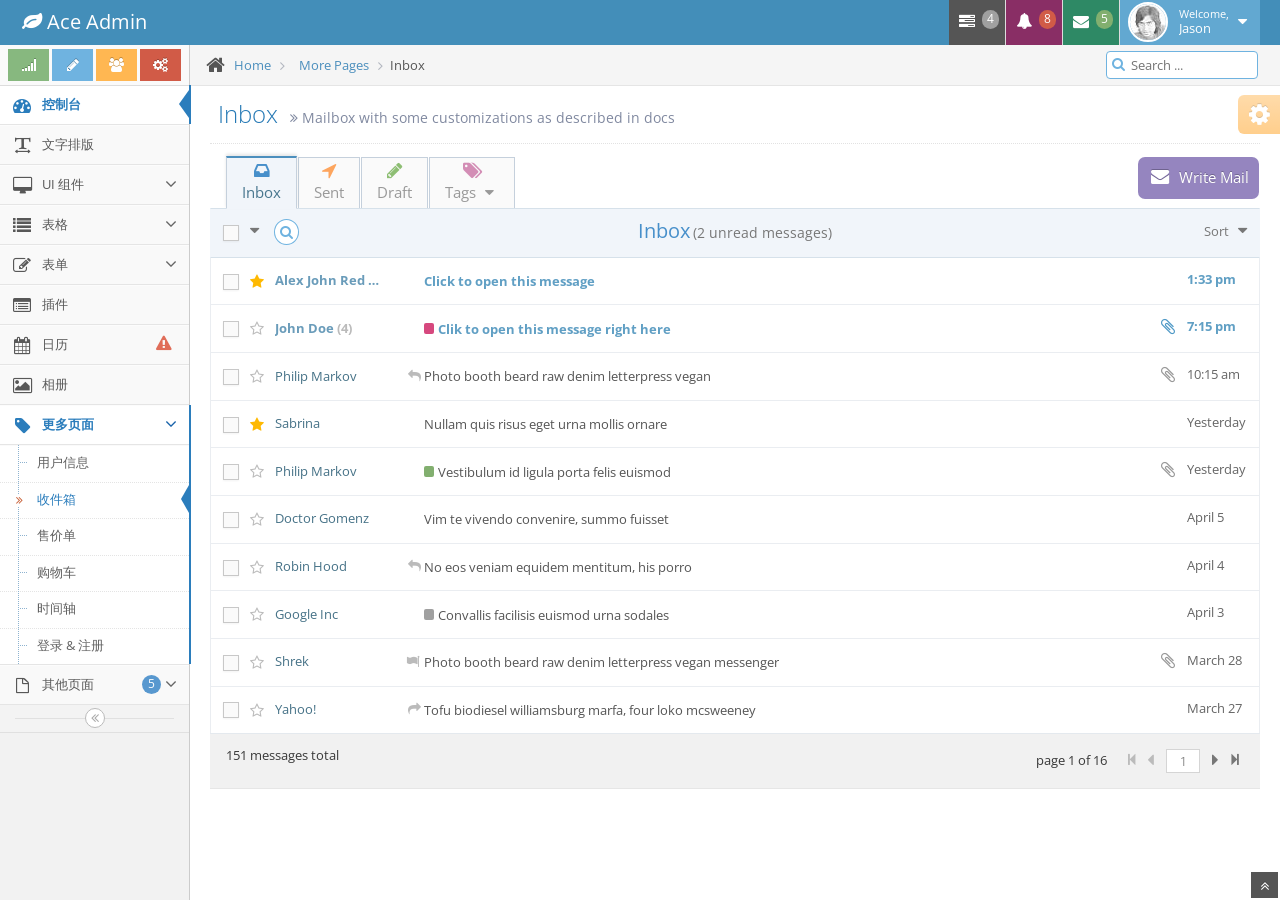
<file: WMS.Web.Admin/assets/ace_demo/inbox.html>
<!DOCTYPE html>
<html lang="en">
	<head>
		<meta charset="utf-8" />
		<title>收件箱界面 - Bootstrap后台管理系统模版Ace下载</title>
		<meta name="keywords" content="Bootstrap模版,Bootstrap模版下载,Bootstrap教程,Bootstrap中文" />
		<meta name="description" content="站长素材提供Bootstrap模版,Bootstrap教程,Bootstrap中文翻译等相关Bootstrap插件下载" />
		<meta name="viewport" content="width=device-width, initial-scale=1.0" />

		<!-- basic styles -->

		<link href="assets/css/bootstrap.min.css" rel="stylesheet" />
		<link rel="stylesheet" href="assets/css/font-awesome.min.css" />

		<!--[if IE 7]>
		  <link rel="stylesheet" href="assets/css/font-awesome-ie7.min.css" />
		<![endif]-->

		<!-- page specific plugin styles -->

		<!-- fonts -->

		<link rel="stylesheet" href="http://fonts.googleapis.com/css?family=Open+Sans:400,300" />

		<!-- ace styles -->

		<link rel="stylesheet" href="assets/css/ace.min.css" />
		<link rel="stylesheet" href="assets/css/ace-rtl.min.css" />
		<link rel="stylesheet" href="assets/css/ace-skins.min.css" />

		<!--[if lte IE 8]>
		  <link rel="stylesheet" href="assets/css/ace-ie.min.css" />
		<![endif]-->

		<!-- inline styles related to this page -->

		<!-- ace settings handler -->

		<script src="assets/js/ace-extra.min.js"></script>

		<!-- HTML5 shim and Respond.js IE8 support of HTML5 elements and media queries -->

		<!--[if lt IE 9]>
		<script src="assets/js/html5shiv.js"></script>
		<script src="assets/js/respond.min.js"></script>
		<![endif]-->
	</head>

	<body>
		<div class="navbar navbar-default" id="navbar">
			<script type="text/javascript">
				try{ace.settings.check('navbar' , 'fixed')}catch(e){}
			</script>

			<div class="navbar-container" id="navbar-container">
				<div class="navbar-header pull-left">
					<a href="#" class="navbar-brand">
						<small>
							<i class="icon-leaf"></i>
							Ace Admin
						</small>
					</a><!-- /.brand -->
				</div><!-- /.navbar-header -->

				<div class="navbar-header pull-right" role="navigation">
					<ul class="nav ace-nav">
						<li class="grey">
							<a data-toggle="dropdown" class="dropdown-toggle" href="#">
								<i class="icon-tasks"></i>
								<span class="badge badge-grey">4</span>
							</a>

							<ul class="pull-right dropdown-navbar dropdown-menu dropdown-caret dropdown-close">
								<li class="dropdown-header">
									<i class="icon-ok"></i>
									4 Tasks to complete
								</li>

								<li>
									<a href="#">
										<div class="clearfix">
											<span class="pull-left">Software Update</span>
											<span class="pull-right">65%</span>
										</div>

										<div class="progress progress-mini ">
											<div style="width:65%" class="progress-bar "></div>
										</div>
									</a>
								</li>

								<li>
									<a href="#">
										<div class="clearfix">
											<span class="pull-left">Hardware Upgrade</span>
											<span class="pull-right">35%</span>
										</div>

										<div class="progress progress-mini ">
											<div style="width:35%" class="progress-bar progress-bar-danger"></div>
										</div>
									</a>
								</li>

								<li>
									<a href="#">
										<div class="clearfix">
											<span class="pull-left">Unit Testing</span>
											<span class="pull-right">15%</span>
										</div>

										<div class="progress progress-mini ">
											<div style="width:15%" class="progress-bar progress-bar-warning"></div>
										</div>
									</a>
								</li>

								<li>
									<a href="#">
										<div class="clearfix">
											<span class="pull-left">Bug Fixes</span>
											<span class="pull-right">90%</span>
										</div>

										<div class="progress progress-mini progress-striped active">
											<div style="width:90%" class="progress-bar progress-bar-success"></div>
										</div>
									</a>
								</li>

								<li>
									<a href="#">
										See tasks with details
										<i class="icon-arrow-right"></i>
									</a>
								</li>
							</ul>
						</li>

						<li class="purple">
							<a data-toggle="dropdown" class="dropdown-toggle" href="#">
								<i class="icon-bell-alt icon-animated-bell"></i>
								<span class="badge badge-important">8</span>
							</a>

							<ul class="pull-right dropdown-navbar navbar-pink dropdown-menu dropdown-caret dropdown-close">
								<li class="dropdown-header">
									<i class="icon-warning-sign"></i>
									8 Notifications
								</li>

								<li>
									<a href="#">
										<div class="clearfix">
											<span class="pull-left">
												<i class="btn btn-xs no-hover btn-pink icon-comment"></i>
												New Comments
											</span>
											<span class="pull-right badge badge-info">+12</span>
										</div>
									</a>
								</li>

								<li>
									<a href="#">
										<i class="btn btn-xs btn-primary icon-user"></i>
										Bob just signed up as an editor ...
									</a>
								</li>

								<li>
									<a href="#">
										<div class="clearfix">
											<span class="pull-left">
												<i class="btn btn-xs no-hover btn-success icon-shopping-cart"></i>
												New Orders
											</span>
											<span class="pull-right badge badge-success">+8</span>
										</div>
									</a>
								</li>

								<li>
									<a href="#">
										<div class="clearfix">
											<span class="pull-left">
												<i class="btn btn-xs no-hover btn-info icon-twitter"></i>
												Followers
											</span>
											<span class="pull-right badge badge-info">+11</span>
										</div>
									</a>
								</li>

								<li>
									<a href="#">
										See all notifications
										<i class="icon-arrow-right"></i>
									</a>
								</li>
							</ul>
						</li>

						<li class="green">
							<a data-toggle="dropdown" class="dropdown-toggle" href="#">
								<i class="icon-envelope icon-animated-vertical"></i>
								<span class="badge badge-success">5</span>
							</a>

							<ul class="pull-right dropdown-navbar dropdown-menu dropdown-caret dropdown-close">
								<li class="dropdown-header">
									<i class="icon-envelope-alt"></i>
									5 Messages
								</li>

								<li>
									<a href="#">
										<img src="assets/avatars/avatar.png" class="msg-photo" alt="Alex's Avatar" />
										<span class="msg-body">
											<span class="msg-title">
												<span class="blue">Alex:</span>
												Ciao sociis natoque penatibus et auctor ...
											</span>

											<span class="msg-time">
												<i class="icon-time"></i>
												<span>a moment ago</span>
											</span>
										</span>
									</a>
								</li>

								<li>
									<a href="#">
										<img src="assets/avatars/avatar3.png" class="msg-photo" alt="Susan's Avatar" />
										<span class="msg-body">
											<span class="msg-title">
												<span class="blue">Susan:</span>
												Vestibulum id ligula porta felis euismod ...
											</span>

											<span class="msg-time">
												<i class="icon-time"></i>
												<span>20 minutes ago</span>
											</span>
										</span>
									</a>
								</li>

								<li>
									<a href="#">
										<img src="assets/avatars/avatar4.png" class="msg-photo" alt="Bob's Avatar" />
										<span class="msg-body">
											<span class="msg-title">
												<span class="blue">Bob:</span>
												Nullam quis risus eget urna mollis ornare ...
											</span>

											<span class="msg-time">
												<i class="icon-time"></i>
												<span>3:15 pm</span>
											</span>
										</span>
									</a>
								</li>

								<li>
									<a href="inbox.html">
										See all messages
										<i class="icon-arrow-right"></i>
									</a>
								</li>
							</ul>
						</li>

						<li class="light-blue">
							<a data-toggle="dropdown" href="#" class="dropdown-toggle">
								<img class="nav-user-photo" src="assets/avatars/user.jpg" alt="Jason's Photo" />
								<span class="user-info">
									<small>Welcome,</small>
									Jason
								</span>

								<i class="icon-caret-down"></i>
							</a>

							<ul class="user-menu pull-right dropdown-menu dropdown-yellow dropdown-caret dropdown-close">
								<li>
									<a href="#">
										<i class="icon-cog"></i>
										Settings
									</a>
								</li>

								<li>
									<a href="#">
										<i class="icon-user"></i>
										Profile
									</a>
								</li>

								<li class="divider"></li>

								<li>
									<a href="#">
										<i class="icon-off"></i>
										Logout
									</a>
								</li>
							</ul>
						</li>
					</ul><!-- /.ace-nav -->
				</div><!-- /.navbar-header -->
			</div><!-- /.container -->
		</div>

		<div class="main-container" id="main-container">
			<script type="text/javascript">
				try{ace.settings.check('main-container' , 'fixed')}catch(e){}
			</script>

			<div class="main-container-inner">
				<a class="menu-toggler" id="menu-toggler" href="#">
					<span class="menu-text"></span>
				</a>

				<div class="sidebar" id="sidebar">
					<script type="text/javascript">
						try{ace.settings.check('sidebar' , 'fixed')}catch(e){}
					</script>

					<div class="sidebar-shortcuts" id="sidebar-shortcuts">
						<div class="sidebar-shortcuts-large" id="sidebar-shortcuts-large">
							<button class="btn btn-success">
								<i class="icon-signal"></i>
							</button>

							<button class="btn btn-info">
								<i class="icon-pencil"></i>
							</button>

							<button class="btn btn-warning">
								<i class="icon-group"></i>
							</button>

							<button class="btn btn-danger">
								<i class="icon-cogs"></i>
							</button>
						</div>

						<div class="sidebar-shortcuts-mini" id="sidebar-shortcuts-mini">
							<span class="btn btn-success"></span>

							<span class="btn btn-info"></span>

							<span class="btn btn-warning"></span>

							<span class="btn btn-danger"></span>
						</div>
					</div><!-- #sidebar-shortcuts -->

					<ul class="nav nav-list">
						<li class="active">
							<a href="index.html">
								<i class="icon-dashboard"></i>
								<span class="menu-text"> 控制台 </span>
							</a>
						</li>

						<li>
							<a href="typography.html">
								<i class="icon-text-width"></i>
								<span class="menu-text"> 文字排版 </span>
							</a>
						</li>

						<li>
							<a href="#" class="dropdown-toggle">
								<i class="icon-desktop"></i>
								<span class="menu-text"> UI 组件 </span>

								<b class="arrow icon-angle-down"></b>
							</a>

							<ul class="submenu">
								<li>
									<a href="elements.html">
										<i class="icon-double-angle-right"></i>
										组件
									</a>
								</li>

								<li>
									<a href="buttons.html">
										<i class="icon-double-angle-right"></i>
										按钮 &amp; 图表
									</a>
								</li>

								<li>
									<a href="treeview.html">
										<i class="icon-double-angle-right"></i>
										树菜单
									</a>
								</li>

								<li>
									<a href="jquery-ui.html">
										<i class="icon-double-angle-right"></i>
										jQuery UI
									</a>
								</li>

								<li>
									<a href="nestable-list.html">
										<i class="icon-double-angle-right"></i>
										可拖拽列表
									</a>
								</li>

								<li>
									<a href="#" class="dropdown-toggle">
										<i class="icon-double-angle-right"></i>

										三级菜单
										<b class="arrow icon-angle-down"></b>
									</a>

									<ul class="submenu">
										<li>
											<a href="#">
												<i class="icon-leaf"></i>
												第一级
											</a>
										</li>

										<li>
											<a href="#" class="dropdown-toggle">
												<i class="icon-pencil"></i>

												第四级
												<b class="arrow icon-angle-down"></b>
											</a>

											<ul class="submenu">
												<li>
													<a href="#">
														<i class="icon-plus"></i>
														添加产品
													</a>
												</li>

												<li>
													<a href="#">
														<i class="icon-eye-open"></i>
														查看商品
													</a>
												</li>
											</ul>
										</li>
									</ul>
								</li>
							</ul>
						</li>

						<li>
							<a href="#" class="dropdown-toggle">
								<i class="icon-list"></i>
								<span class="menu-text"> 表格 </span>

								<b class="arrow icon-angle-down"></b>
							</a>

							<ul class="submenu">
								<li>
									<a href="tables.html">
										<i class="icon-double-angle-right"></i>
										简单 &amp; 动态
									</a>
								</li>

								<li>
									<a href="jqgrid.html">
										<i class="icon-double-angle-right"></i>
										jqGrid plugin
									</a>
								</li>
							</ul>
						</li>

						<li>
							<a href="#" class="dropdown-toggle">
								<i class="icon-edit"></i>
								<span class="menu-text"> 表单 </span>

								<b class="arrow icon-angle-down"></b>
							</a>

							<ul class="submenu">
								<li>
									<a href="form-elements.html">
										<i class="icon-double-angle-right"></i>
										表单组件
									</a>
								</li>

								<li>
									<a href="form-wizard.html">
										<i class="icon-double-angle-right"></i>
										向导提示 &amp; 验证
									</a>
								</li>

								<li>
									<a href="wysiwyg.html">
										<i class="icon-double-angle-right"></i>
										编辑器
									</a>
								</li>

								<li>
									<a href="dropzone.html">
										<i class="icon-double-angle-right"></i>
										文件上传
									</a>
								</li>
							</ul>
						</li>

						<li>
							<a href="widgets.html">
								<i class="icon-list-alt"></i>
								<span class="menu-text"> 插件 </span>
							</a>
						</li>

						<li>
							<a href="calendar.html">
								<i class="icon-calendar"></i>

								<span class="menu-text">
									日历
									<span class="badge badge-transparent tooltip-error" title="2&nbsp;Important&nbsp;Events">
										<i class="icon-warning-sign red bigger-130"></i>
									</span>
								</span>
							</a>
						</li>

						<li>
							<a href="gallery.html">
								<i class="icon-picture"></i>
								<span class="menu-text"> 相册 </span>
							</a>
						</li>

						<li class="active open">
							<a href="#" class="dropdown-toggle">
								<i class="icon-tag"></i>
								<span class="menu-text"> 更多页面 </span>

								<b class="arrow icon-angle-down"></b>
							</a>

							<ul class="submenu">
								<li>
									<a href="profile.html">
										<i class="icon-double-angle-right"></i>
										用户信息
									</a>
								</li>

								<li class="active">
									<a href="inbox.html">
										<i class="icon-double-angle-right"></i>
										收件箱
									</a>
								</li>

								<li>
									<a href="pricing.html">
										<i class="icon-double-angle-right"></i>
										售价单
									</a>
								</li>

								<li>
									<a href="invoice.html">
										<i class="icon-double-angle-right"></i>
										购物车
									</a>
								</li>

								<li>
									<a href="timeline.html">
										<i class="icon-double-angle-right"></i>
										时间轴
									</a>
								</li>

								<li>
									<a href="login.html">
										<i class="icon-double-angle-right"></i>
										登录 &amp; 注册
									</a>
								</li>
							</ul>
						</li>

						<li>
							<a href="#" class="dropdown-toggle">
								<i class="icon-file-alt"></i>

								<span class="menu-text">
									其他页面
									<span class="badge badge-primary ">5</span>
								</span>

								<b class="arrow icon-angle-down"></b>
							</a>

							<ul class="submenu">
								<li>
									<a href="faq.html">
										<i class="icon-double-angle-right"></i>
										帮助
									</a>
								</li>

								<li>
									<a href="error-404.html">
										<i class="icon-double-angle-right"></i>
										404错误页面
									</a>
								</li>

								<li>
									<a href="error-500.html">
										<i class="icon-double-angle-right"></i>
										500错误页面
									</a>
								</li>

								<li>
									<a href="grid.html">
										<i class="icon-double-angle-right"></i>
										网格
									</a>
								</li>

								<li>
									<a href="blank.html">
										<i class="icon-double-angle-right"></i>
										空白页面
									</a>
								</li>
							</ul>
						</li>
					</ul><!-- /.nav-list -->

					<div class="sidebar-collapse" id="sidebar-collapse">
						<i class="icon-double-angle-left" data-icon1="icon-double-angle-left" data-icon2="icon-double-angle-right"></i>
					</div>

					<script type="text/javascript">
						try{ace.settings.check('sidebar' , 'collapsed')}catch(e){}
					</script>
				</div>

				<div class="main-content">
					<div class="breadcrumbs" id="breadcrumbs">
						<script type="text/javascript">
							try{ace.settings.check('breadcrumbs' , 'fixed')}catch(e){}
						</script>

						<ul class="breadcrumb">
							<li>
								<i class="icon-home home-icon"></i>
								<a href="#">Home</a>
							</li>

							<li>
								<a href="#">More Pages</a>
							</li>
							<li class="active">Inbox</li>
						</ul><!-- .breadcrumb -->

						<div class="nav-search" id="nav-search">
							<form class="form-search">
								<span class="input-icon">
									<input type="text" placeholder="Search ..." class="nav-search-input" id="nav-search-input" autocomplete="off" />
									<i class="icon-search nav-search-icon"></i>
								</span>
							</form>
						</div><!-- #nav-search -->
					</div>

					<div class="page-content">
						<div class="page-header">
							<h1>
								Inbox
								<small>
									<i class="icon-double-angle-right"></i>
									Mailbox with some customizations as described in docs
								</small>
							</h1>
						</div><!-- /.page-header -->

						<div class="row">
							<div class="col-xs-12">
								<!-- PAGE CONTENT BEGINS -->

								<div class="row">
									<div class="col-xs-12">
										<div class="tabbable">
											<ul id="inbox-tabs" class="inbox-tabs nav nav-tabs padding-16 tab-size-bigger tab-space-1">
												<li class="li-new-mail pull-right">
													<a data-toggle="tab" href="#write" data-target="write" class="btn-new-mail">
														<span class="btn bt1n-small btn-purple no-border">
															<i class=" icon-envelope bigger-130"></i>
															<span class="bigger-110">Write Mail</span>
														</span>
													</a>
												</li><!-- ./li-new-mail -->

												<li class="active">
													<a data-toggle="tab" href="#inbox" data-target="inbox">
														<i class="blue icon-inbox bigger-130"></i>
														<span class="bigger-110">Inbox</span>
													</a>
												</li>

												<li>
													<a data-toggle="tab" href="#sent" data-target="sent">
														<i class="orange icon-location-arrow bigger-130 "></i>
														<span class="bigger-110">Sent</span>
													</a>
												</li>

												<li>
													<a data-toggle="tab" href="#draft" data-target="draft">
														<i class="green icon-pencil bigger-130"></i>
														<span class="bigger-110">Draft</span>
													</a>
												</li>

												<li class="dropdown">
													<a data-toggle="dropdown" class="dropdown-toggle" href="#">
														<i class="pink icon-tags bigger-130"></i>

														<span class="bigger-110">
															Tags
															<i class="icon-caret-down"></i>
														</span>
													</a>

													<ul class="dropdown-menu dropdown-light-blue dropdown-125">
														<li>
															<a data-toggle="tab" href="#tag-1" data-target="tag-1">
																<span class="mail-tag badge badge-pink"></span>
																<span class="pink">Tag#1</span>
															</a>
														</li>

														<li>
															<a data-toggle="tab" href="#tag-family" data-target="tag-family">
																<span class="mail-tag badge badge-success"></span>
																<span class="green">Family</span>
															</a>
														</li>

														<li>
															<a data-toggle="tab" href="#tag-friends" data-target="tag-friends">
																<span class="mail-tag badge badge-info"></span>
																<span class="blue">Friends</span>
															</a>
														</li>

														<li>
															<a data-toggle="tab" href="#tag-work" data-target="tag-work">
																<span class="mail-tag badge badge-grey"></span>
																<span class="grey">Work</span>
															</a>
														</li>
													</ul>
												</li><!-- /.dropdown -->
											</ul>

											<div class="tab-content no-border no-padding">
												<div class="tab-pane in active">
													<div class="message-container">
														<div id="id-message-list-navbar" class="message-navbar align-center clearfix">
															<div class="message-bar">
																<div class="message-infobar" id="id-message-infobar">
																	<span class="blue bigger-150">Inbox</span>
																	<span class="grey bigger-110">(2 unread messages)</span>
																</div>

																<div class="message-toolbar hide">
																	<div class="inline position-relative align-left">
																		<a href="#" class="btn-message btn btn-xs dropdown-toggle" data-toggle="dropdown">
																			<span class="bigger-110">Action</span>

																			<i class="icon-caret-down icon-on-right"></i>
																		</a>

																		<ul class="dropdown-menu dropdown-lighter dropdown-caret dropdown-125">
																			<li>
																				<a href="#">
																					<i class="icon-mail-reply blue"></i>
																					&nbsp; Reply
																				</a>
																			</li>

																			<li>
																				<a href="#">
																					<i class="icon-mail-forward green"></i>
																					&nbsp; Forward
																				</a>
																			</li>

																			<li>
																				<a href="#">
																					<i class="icon-folder-open orange"></i>
																					&nbsp; Archive
																				</a>
																			</li>

																			<li class="divider"></li>

																			<li>
																				<a href="#">
																					<i class="icon-eye-open blue"></i>
																					&nbsp; Mark as read
																				</a>
																			</li>

																			<li>
																				<a href="#">
																					<i class="icon-eye-close green"></i>
																					&nbsp; Mark unread
																				</a>
																			</li>

																			<li>
																				<a href="#">
																					<i class="icon-flag-alt red"></i>
																					&nbsp; Flag
																				</a>
																			</li>

																			<li class="divider"></li>

																			<li>
																				<a href="#">
																					<i class="icon-trash red bigger-110"></i>
																					&nbsp; Delete
																				</a>
																			</li>
																		</ul>
																	</div>

																	<div class="inline position-relative align-left">
																		<a href="#" class="btn-message btn btn-xs dropdown-toggle" data-toggle="dropdown">
																			<i class="icon-folder-close-alt bigger-110"></i>
																			<span class="bigger-110">Move to</span>

																			<i class="icon-caret-down icon-on-right"></i>
																		</a>

																		<ul class="dropdown-menu dropdown-lighter dropdown-caret dropdown-125">
																			<li>
																				<a href="#">
																					<i class="icon-stop pink2"></i>
																					&nbsp; Tag#1
																				</a>
																			</li>

																			<li>
																				<a href="#">
																					<i class="icon-stop blue"></i>
																					&nbsp; Family
																				</a>
																			</li>

																			<li>
																				<a href="#">
																					<i class="icon-stop green"></i>
																					&nbsp; Friends
																				</a>
																			</li>

																			<li>
																				<a href="#">
																					<i class="icon-stop grey"></i>
																					&nbsp; Work
																				</a>
																			</li>
																		</ul>
																	</div>

																	<a href="#" class="btn btn-xs btn-message">
																		<i class="icon-trash bigger-125"></i>
																		<span class="bigger-110">Delete</span>
																	</a>
																</div>
															</div>

															<div>
																<div class="messagebar-item-left">
																	<label class="inline middle">
																		<input type="checkbox" id="id-toggle-all" class="ace" />
																		<span class="lbl"></span>
																	</label>

																	&nbsp;
																	<div class="inline position-relative">
																		<a href="#" data-toggle="dropdown" class="dropdown-toggle">
																			<i class="icon-caret-down bigger-125 middle"></i>
																		</a>

																		<ul class="dropdown-menu dropdown-lighter dropdown-100">
																			<li>
																				<a id="id-select-message-all" href="#">All</a>
																			</li>

																			<li>
																				<a id="id-select-message-none" href="#">None</a>
																			</li>

																			<li class="divider"></li>

																			<li>
																				<a id="id-select-message-unread" href="#">Unread</a>
																			</li>

																			<li>
																				<a id="id-select-message-read" href="#">Read</a>
																			</li>
																		</ul>
																	</div>
																</div>

																<div class="messagebar-item-right">
																	<div class="inline position-relative">
																		<a href="#" data-toggle="dropdown" class="dropdown-toggle">
																			Sort &nbsp;
																			<i class="icon-caret-down bigger-125"></i>
																		</a>

																		<ul class="dropdown-menu dropdown-lighter pull-right dropdown-100">
																			<li>
																				<a href="#">
																					<i class="icon-ok green"></i>
																					Date
																				</a>
																			</li>

																			<li>
																				<a href="#">
																					<i class="icon-ok invisible"></i>
																					From
																				</a>
																			</li>

																			<li>
																				<a href="#">
																					<i class="icon-ok invisible"></i>
																					Subject
																				</a>
																			</li>
																		</ul>
																	</div>
																</div>

																<div class="nav-search minimized">
																	<form class="form-search">
																		<span class="input-icon">
																			<input type="text" autocomplete="off" class="input-small nav-search-input" placeholder="Search inbox ..." />
																			<i class="icon-search nav-search-icon"></i>
																		</span>
																	</form>
																</div>
															</div>
														</div>

														<div id="id-message-item-navbar" class="hide message-navbar align-center clearfix">
															<div class="message-bar">
																<div class="message-toolbar">
																	<div class="inline position-relative align-left">
																		<a href="#" class="btn-message btn btn-xs dropdown-toggle" data-toggle="dropdown">
																			<span class="bigger-110">Action</span>

																			<i class="icon-caret-down icon-on-right"></i>
																		</a>

																		<ul class="dropdown-menu dropdown-lighter dropdown-caret dropdown-125">
																			<li>
																				<a href="#">
																					<i class="icon-mail-reply blue"></i>
																					&nbsp; Reply
																				</a>
																			</li>

																			<li>
																				<a href="#">
																					<i class="icon-mail-forward green"></i>
																					&nbsp; Forward
																				</a>
																			</li>

																			<li>
																				<a href="#">
																					<i class="icon-folder-open orange"></i>
																					&nbsp; Archive
																				</a>
																			</li>

																			<li class="divider"></li>

																			<li>
																				<a href="#">
																					<i class="icon-eye-open blue"></i>
																					&nbsp; Mark as read
																				</a>
																			</li>

																			<li>
																				<a href="#">
																					<i class="icon-eye-close green"></i>
																					&nbsp; Mark unread
																				</a>
																			</li>

																			<li>
																				<a href="#">
																					<i class="icon-flag-alt red"></i>
																					&nbsp; Flag
																				</a>
																			</li>

																			<li class="divider"></li>

																			<li>
																				<a href="#">
																					<i class="icon-trash red bigger-110"></i>
																					&nbsp; Delete
																				</a>
																			</li>
																		</ul>
																	</div>

																	<div class="inline position-relative align-left">
																		<a href="#" class="btn-message btn btn-xs dropdown-toggle" data-toggle="dropdown">
																			<i class="icon-folder-close-alt bigger-110"></i>
																			<span class="bigger-110">Move to</span>

																			<i class="icon-caret-down icon-on-right"></i>
																		</a>

																		<ul class="dropdown-menu dropdown-lighter dropdown-caret dropdown-125">
																			<li>
																				<a href="#">
																					<i class="icon-stop pink2"></i>
																					&nbsp; Tag#1
																				</a>
																			</li>

																			<li>
																				<a href="#">
																					<i class="icon-stop blue"></i>
																					&nbsp; Family
																				</a>
																			</li>

																			<li>
																				<a href="#">
																					<i class="icon-stop green"></i>
																					&nbsp; Friends
																				</a>
																			</li>

																			<li>
																				<a href="#">
																					<i class="icon-stop grey"></i>
																					&nbsp; Work
																				</a>
																			</li>
																		</ul>
																	</div>

																	<a href="#" class="btn btn-xs btn-message">
																		<i class="icon-trash bigger-125"></i>
																		<span class="bigger-110">Delete</span>
																	</a>
																</div>
															</div>

															<div>
																<div class="messagebar-item-left">
																	<a href="#" class="btn-back-message-list">
																		<i class="icon-arrow-left blue bigger-110 middle"></i>
																		<b class="bigger-110 middle">Back</b>
																	</a>
																</div>

																<div class="messagebar-item-right">
																	<i class="icon-time bigger-110 orange middle"></i>
																	<span class="time grey">Today, 7:15 pm</span>
																</div>
															</div>
														</div>

														<div id="id-message-new-navbar" class="hide message-navbar align-center clearfix">
															<div class="message-bar">
																<div class="message-toolbar">
																	<a href="#" class="btn btn-xs btn-message">
																		<i class="icon-save bigger-125"></i>
																		<span class="bigger-110">Save Draft</span>
																	</a>

																	<a href="#" class="btn btn-xs btn-message">
																		<i class="icon-remove bigger-125"></i>
																		<span class="bigger-110">Discard</span>
																	</a>
																</div>
															</div>

															<div class="message-item-bar">
																<div class="messagebar-item-left">
																	<a href="#" class="btn-back-message-list no-hover-underline">
																		<i class="icon-arrow-left blue bigger-110 middle"></i>
																		<b class="middle bigger-110">Back</b>
																	</a>
																</div>

																<div class="messagebar-item-right">
																	<span class="inline btn-send-message">
																		<button type="button" class="btn btn-sm btn-primary no-border">
																			<span class="bigger-110">Send</span>

																			<i class="icon-arrow-right icon-on-right"></i>
																		</button>
																	</span>
																</div>
															</div>
														</div>

														<div class="message-list-container">
															<div class="message-list" id="message-list">
																<div class="message-item message-unread">
																	<label class="inline">
																		<input type="checkbox" class="ace" />
																		<span class="lbl"></span>
																	</label>

																	<i class="message-star icon-star orange2"></i>
																	<span class="sender" title="Alex John Red Smith">Alex John Red Smith </span>
																	<span class="time">1:33 pm</span>

																	<span class="summary">
																		<span class="text">
																			Click to open this message
																		</span>
																	</span>
																</div>

																<div class="message-item message-unread">
																	<label class="inline">
																		<input type="checkbox" class="ace" />
																		<span class="lbl"></span>
																	</label>

																	<i class="message-star icon-star-empty light-grey"></i>

																	<span class="sender" title="John Doe">
																		John Doe
																		<span class="light-grey">(4)</span>
																	</span>
																	<span class="time">7:15 pm</span>

																	<span class="attachment">
																		<i class="icon-paper-clip"></i>
																	</span>

																	<span class="summary">
																		<span class="badge badge-pink mail-tag"></span>
																		<span class="text">
																			Clik to open this message right here
																		</span>
																	</span>
																</div>

																<div class="message-item">
																	<label class="inline">
																		<input type="checkbox" class="ace" />
																		<span class="lbl"></span>
																	</label>

																	<i class="message-star icon-star-empty light-grey"></i>
																	<span class="sender" title="Philip Markov">Philip Markov </span>
																	<span class="time">10:15 am</span>

																	<span class="attachment">
																		<i class="icon-paper-clip"></i>
																	</span>

																	<span class="summary">
																		<span class="message-flags">
																			<i class="icon-reply light-grey"></i>
																		</span>
																		<span class="text">
																			Photo booth beard raw denim letterpress vegan
																		</span>
																	</span>
																</div>

																<div class="message-item">
																	<label class="inline">
																		<input type="checkbox" class="ace" />
																		<span class="lbl"></span>
																	</label>

																	<i class="message-star icon-star orange2"></i>
																	<span class="sender" title="Sabrina">Sabrina </span>
																	<span class="time">Yesterday</span>

																	<span class="summary">
																		<span class="text">
																			Nullam quis risus eget urna mollis ornare
																		</span>
																	</span>
																</div>

																<div class="message-item">
																	<label class="inline">
																		<input type="checkbox" class="ace" />
																		<span class="lbl"></span>
																	</label>

																	<i class="message-star icon-star-empty light-grey"></i>
																	<span class="sender" title="Philip Markov">Philip Markov </span>
																	<span class="time">Yesterday</span>

																	<span class="attachment">
																		<i class="icon-paper-clip"></i>
																	</span>

																	<span class="summary">
																		<span class="badge badge-success mail-tag"></span>
																		<span class="text">
																			Vestibulum id ligula porta felis euismod
																		</span>
																	</span>
																</div>

																<div class="message-item">
																	<label class="inline">
																		<input type="checkbox" class="ace" />
																		<span class="lbl"></span>
																	</label>

																	<i class="message-star icon-star-empty light-grey"></i>
																	<span class="sender" title="Doctor Gomenz">Doctor Gomenz </span>
																	<span class="time">April 5</span>

																	<span class="summary">
																		<span class="text">
																			Vim te vivendo convenire, summo fuisset
																		</span>
																	</span>
																</div>

																<div class="message-item">
																	<label class="inline">
																		<input type="checkbox" class="ace" />
																		<span class="lbl"></span>
																	</label>

																	<i class="message-star icon-star-empty light-grey"></i>
																	<span class="sender" title="Robin Hood">Robin Hood </span>
																	<span class="time">April 4</span>

																	<span class="summary">
																		<span class="message-flags">
																			<i class="icon-reply light-grey"></i>
																		</span>
																		<span class="text">
																			No eos veniam equidem mentitum, his porro
																		</span>
																	</span>
																</div>

																<div class="message-item">
																	<label class="inline">
																		<input type="checkbox" class="ace" />
																		<span class="lbl"></span>
																	</label>

																	<i class="message-star icon-star-empty light-grey"></i>
																	<span class="sender" title="Google Inc">Google Inc </span>
																	<span class="time">April 3</span>

																	<span class="summary">
																		<span class="badge badge-grey mail-tag"></span>
																		<span class="text">
																			Convallis facilisis euismod urna sodales
																		</span>
																	</span>
																</div>

																<div class="message-item">
																	<label class="inline">
																		<input type="checkbox" class="ace" />
																		<span class="lbl"></span>
																	</label>

																	<i class="message-star icon-star-empty light-grey"></i>
																	<span class="sender" title="Shrek">Shrek </span>
																	<span class="time">March 28</span>

																	<span class="attachment">
																		<i class="icon-paper-clip"></i>
																	</span>

																	<span class="summary">
																		<span class="message-flags">
																			<i class="icon-flag icon-flip-horizontal light-grey"></i>
																		</span>
																		<span class="text">
																			Photo booth beard raw denim letterpress vegan messenger
																		</span>
																	</span>
																</div>

																<div class="message-item">
																	<label class="inline">
																		<input type="checkbox" class="ace" />
																		<span class="lbl"></span>
																	</label>

																	<i class="message-star icon-star-empty light-grey"></i>
																	<span class="sender" title="Yahoo!">Yahoo! </span>
																	<span class="time">March 27</span>

																	<span class="summary">
																		<span class="message-flags">
																			<i class="icon-mail-forward light-grey"></i>
																		</span>
																		<span class="text">
																			Tofu biodiesel williamsburg marfa, four loko mcsweeney
																		</span>
																	</span>
																</div>
															</div>
														</div><!-- /.message-list-container -->

														<div class="message-footer clearfix">
															<div class="pull-left"> 151 messages total </div>

															<div class="pull-right">
																<div class="inline middle"> page 1 of 16 </div>

																&nbsp; &nbsp;
																<ul class="pagination middle">
																	<li class="disabled">
																		<span>
																			<i class="icon-step-backward middle"></i>
																		</span>
																	</li>

																	<li class="disabled">
																		<span>
																			<i class="icon-caret-left bigger-140 middle"></i>
																		</span>
																	</li>

																	<li>
																		<span>
																			<input value="1" maxlength="3" type="text" />
																		</span>
																	</li>

																	<li>
																		<a href="#">
																			<i class="icon-caret-right bigger-140 middle"></i>
																		</a>
																	</li>

																	<li>
																		<a href="#">
																			<i class="icon-step-forward middle"></i>
																		</a>
																	</li>
																</ul>
															</div>
														</div>

														<div class="hide message-footer message-footer-style2 clearfix">
															<div class="pull-left"> simpler footer </div>

															<div class="pull-right">
																<div class="inline middle"> message 1 of 151 </div>

																&nbsp; &nbsp;
																<ul class="pagination middle">
																	<li class="disabled">
																		<span>
																			<i class="icon-angle-left bigger-150"></i>
																		</span>
																	</li>

																	<li>
																		<a href="#">
																			<i class="icon-angle-right bigger-150"></i>
																		</a>
																	</li>
																</ul>
															</div>
														</div>
													</div><!-- /.message-container -->
												</div><!-- /.tab-pane -->
											</div><!-- /.tab-content -->
										</div><!-- /.tabbable -->
									</div><!-- /.col -->
								</div><!-- /.row -->

								<form id="id-message-form" class="hide form-horizontal message-form  col-xs-12">
									<div class="">
										<div class="form-group">
											<label class="col-sm-3 control-label no-padding-right" for="form-field-recipient">Recipient:</label>

											<div class="col-sm-9">
												<span class="input-icon">
													<input type="email" name="recipient" id="form-field-recipient" data-value="alex@doe.com" value="alex@doe.com" placeholder="Recipient(s)" />
													<i class="icon-user"></i>
												</span>
											</div>
										</div>

										<div class="hr hr-18 dotted"></div>

										<div class="form-group">
											<label class="col-sm-3 control-label no-padding-right" for="form-field-subject">Subject:</label>

											<div class="col-sm-6 col-xs-12">
												<div class="input-icon block col-xs-12 no-padding">
													<input maxlength="100" type="text" class="col-xs-12" name="subject" id="form-field-subject" placeholder="Subject" />
													<i class="icon-comment-alt"></i>
												</div>
											</div>
										</div>

										<div class="hr hr-18 dotted"></div>

										<div class="form-group">
											<label class="col-sm-3 control-label no-padding-right">
												<span class="inline space-24 hidden-480"></span>
												Message:
											</label>

											<div class="col-sm-9">
												<div class="wysiwyg-editor"></div>
											</div>
										</div>

										<div class="hr hr-18 dotted"></div>

										<div class="form-group no-margin-bottom">
											<label class="col-sm-3 control-label no-padding-right">Attachments:</label>

											<div class="col-sm-9">
												<div id="form-attachments">
													<input type="file" name="attachment[]" />
												</div>
											</div>
										</div>

										<div class="align-right">
											<button id="id-add-attachment" type="button" class="btn btn-sm btn-danger">
												<i class="icon-paper-clip bigger-140"></i>
												Add Attachment
											</button>
										</div>

										<div class="space"></div>
									</div>
								</form>

								<div class="hide message-content" id="id-message-content">
									<div class="message-header clearfix">
										<div class="pull-left">
											<span class="blue bigger-125"> Clik to open this message </span>

											<div class="space-4"></div>

											<i class="icon-star orange2 mark-star"></i>

											&nbsp;
											<img class="middle" alt="John's Avatar" src="assets/avatars/avatar.png" width="32" />
											&nbsp;
											<a href="#" class="sender">John Doe</a>

											&nbsp;
											<i class="icon-time bigger-110 orange middle"></i>
											<span class="time">Today, 7:15 pm</span>
										</div>

										<div class="action-buttons pull-right">
											<a href="#">
												<i class="icon-reply green icon-only bigger-130"></i>
											</a>

											<a href="#">
												<i class="icon-mail-forward blue icon-only bigger-130"></i>
											</a>

											<a href="#">
												<i class="icon-trash red icon-only bigger-130"></i>
											</a>
										</div>
									</div>

									<div class="hr hr-double"></div>

									<div class="message-body">
										<p>
											Lorem ipsum dolor sit amet, consectetur adipisicing elit, sed do eiusmod tempor incididunt ut labore et dolore magna aliqua.
										</p>

										<p>
											Ut enim ad minim veniam, quis nostrud exercitation ullamco laboris nisi ut aliquip ex ea commodo consequat.
										</p>

										<p>
											Duis aute irure dolor in reprehenderit in voluptate velit esse cillum dolore eu fugiat nulla pariatur.
										</p>

										<p>
											Excepteur sint occaecat cupidatat non proident, sunt in culpa qui officia deserunt mollit anim id est laborum.
										</p>

										<p>
											Duis aute irure dolor in reprehenderit in voluptate velit esse cillum dolore eu fugiat nulla pariatur.
										</p>

										<p>
											Ut enim ad minim veniam, quis nostrud exercitation ullamco laboris nisi ut aliquip ex ea commodo consequat.
										</p>
									</div>

									<div class="hr hr-double"></div>

									<div class="message-attachment clearfix">
										<div class="attachment-title">
											<span class="blue bolder bigger-110">Attachments</span>
											&nbsp;
											<span class="grey">(2 files, 4.5 MB)</span>

											<div class="inline position-relative">
												<a href="#" data-toggle="dropdown" class="dropdown-toggle">
													&nbsp;
													<i class="icon-caret-down bigger-125 middle"></i>
												</a>

												<ul class="dropdown-menu dropdown-lighter">
													<li>
														<a href="#">Download all as zip</a>
													</li>

													<li>
														<a href="#">Display in slideshow</a>
													</li>
												</ul>
											</div>
										</div>

										&nbsp;
										<ul class="attachment-list pull-left list-unstyled">
											<li>
												<a href="#" class="attached-file inline">
													<i class="icon-file-alt bigger-110 middle"></i>
													<span class="attached-name middle">Document1.pdf</span>
												</a>

												<div class="action-buttons inline">
													<a href="#">
														<i class="icon-download-alt bigger-125 blue"></i>
													</a>

													<a href="#">
														<i class="icon-trash bigger-125 red"></i>
													</a>
												</div>
											</li>

											<li>
												<a href="#" class="attached-file inline">
													<i class="icon-film bigger-110 middle"></i>
													<span class="attached-name middle">Sample.mp4</span>
												</a>

												<div class="action-buttons inline">
													<a href="#">
														<i class="icon-download-alt bigger-125 blue"></i>
													</a>

													<a href="#">
														<i class="icon-trash bigger-125 red"></i>
													</a>
												</div>
											</li>
										</ul>

										<div class="attachment-images pull-right">
											<div class="vspace-sm-4"></div>

											<div>
												<img width="36" alt="image 4" src="assets/images/gallery/thumb-4.jpg" />
												<img width="36" alt="image 3" src="assets/images/gallery/thumb-3.jpg" />
												<img width="36" alt="image 2" src="assets/images/gallery/thumb-2.jpg" />
												<img width="36" alt="image 1" src="assets/images/gallery/thumb-1.jpg" />
											</div>
										</div>
									</div>
								</div><!-- /.message-content -->

								<!-- PAGE CONTENT ENDS -->
							</div><!-- /.col -->
						</div><!-- /.row -->
					</div><!-- /.page-content -->
				</div><!-- /.main-content -->

				<div class="ace-settings-container" id="ace-settings-container">
					<div class="btn btn-app btn-xs btn-warning ace-settings-btn" id="ace-settings-btn">
						<i class="icon-cog bigger-150"></i>
					</div>

					<div class="ace-settings-box" id="ace-settings-box">
						<div>
							<div class="pull-left">
								<select id="skin-colorpicker" class="hide">
									<option data-skin="default" value="#438EB9">#438EB9</option>
									<option data-skin="skin-1" value="#222A2D">#222A2D</option>
									<option data-skin="skin-2" value="#C6487E">#C6487E</option>
									<option data-skin="skin-3" value="#D0D0D0">#D0D0D0</option>
								</select>
							</div>
							<span>&nbsp; Choose Skin</span>
						</div>

						<div>
							<input type="checkbox" class="ace ace-checkbox-2" id="ace-settings-navbar" />
							<label class="lbl" for="ace-settings-navbar"> Fixed Navbar</label>
						</div>

						<div>
							<input type="checkbox" class="ace ace-checkbox-2" id="ace-settings-sidebar" />
							<label class="lbl" for="ace-settings-sidebar"> Fixed Sidebar</label>
						</div>

						<div>
							<input type="checkbox" class="ace ace-checkbox-2" id="ace-settings-breadcrumbs" />
							<label class="lbl" for="ace-settings-breadcrumbs"> Fixed Breadcrumbs</label>
						</div>

						<div>
							<input type="checkbox" class="ace ace-checkbox-2" id="ace-settings-rtl" />
							<label class="lbl" for="ace-settings-rtl"> Right To Left (rtl)</label>
						</div>

						<div>
							<input type="checkbox" class="ace ace-checkbox-2" id="ace-settings-add-container" />
							<label class="lbl" for="ace-settings-add-container">
								Inside
								<b>.container</b>
							</label>
						</div>
					</div>
				</div><!-- /#ace-settings-container -->
			</div><!-- /.main-container-inner -->

			<a href="#" id="btn-scroll-up" class="btn-scroll-up btn btn-sm btn-inverse">
				<i class="icon-double-angle-up icon-only bigger-110"></i>
			</a>
		</div><!-- /.main-container -->

		<!-- basic scripts -->

		<!--[if !IE]> -->

		<script src="http://ajax.googleapis.com/ajax/libs/jquery/2.0.3/jquery.min.js"></script>

		<!-- <![endif]-->

		<!--[if IE]>
<script src="http://ajax.googleapis.com/ajax/libs/jquery/1.10.2/jquery.min.js"></script>
<![endif]-->

		<!--[if !IE]> -->

		<script type="text/javascript">
			window.jQuery || document.write("<script src='assets/js/jquery-2.0.3.min.js'>"+"<"+"/script>");
		</script>

		<!-- <![endif]-->

		<!--[if IE]>
<script type="text/javascript">
 window.jQuery || document.write("<script src='assets/js/jquery-1.10.2.min.js'>"+"<"+"/script>");
</script>
<![endif]-->

		<script type="text/javascript">
			if("ontouchend" in document) document.write("<script src='assets/js/jquery.mobile.custom.min.js'>"+"<"+"/script>");
		</script>
		<script src="assets/js/bootstrap.min.js"></script>
		<script src="assets/js/typeahead-bs2.min.js"></script>

		<!-- page specific plugin scripts -->

		<script src="assets/js/bootstrap-tag.min.js"></script>
		<script src="assets/js/jquery.hotkeys.min.js"></script>
		<script src="assets/js/bootstrap-wysiwyg.min.js"></script>
		<script src="assets/js/jquery-ui-1.10.3.custom.min.js"></script>
		<script src="assets/js/jquery.ui.touch-punch.min.js"></script>
		<script src="assets/js/jquery.slimscroll.min.js"></script>

		<!-- ace scripts -->

		<script src="assets/js/ace-elements.min.js"></script>
		<script src="assets/js/ace.min.js"></script>

		<!-- inline scripts related to this page -->

		<script type="text/javascript">
			jQuery(function($){
			
				//handling tabs and loading/displaying relevant messages and forms
				//not needed if using the alternative view, as described in docs
				var prevTab = 'inbox'
				$('#inbox-tabs a[data-toggle="tab"]').on('show.bs.tab', function (e) {
					var currentTab = $(e.target).data('target');
					if(currentTab == 'write') {
						Inbox.show_form();
					}
					else {
						if(prevTab == 'write')
							Inbox.show_list();
			
						//load and display the relevant messages 
					}
					prevTab = currentTab;
				})
			
			
				
				//basic initializations
				$('.message-list .message-item input[type=checkbox]').removeAttr('checked');
				$('.message-list').delegate('.message-item input[type=checkbox]' , 'click', function() {
					$(this).closest('.message-item').toggleClass('selected');
					if(this.checked) Inbox.display_bar(1);//display action toolbar when a message is selected
					else {
						Inbox.display_bar($('.message-list input[type=checkbox]:checked').length);
						//determine number of selected messages and display/hide action toolbar accordingly
					}		
				});
			
			
				//check/uncheck all messages
				$('#id-toggle-all').removeAttr('checked').on('click', function(){
					if(this.checked) {
						Inbox.select_all();
					} else Inbox.select_none();
				});
				
				//select all
				$('#id-select-message-all').on('click', function(e) {
					e.preventDefault();
					Inbox.select_all();
				});
				
				//select none
				$('#id-select-message-none').on('click', function(e) {
					e.preventDefault();
					Inbox.select_none();
				});
				
				//select read
				$('#id-select-message-read').on('click', function(e) {
					e.preventDefault();
					Inbox.select_read();
				});
			
				//select unread
				$('#id-select-message-unread').on('click', function(e) {
					e.preventDefault();
					Inbox.select_unread();
				});
			
				/////////
			
				//display first message in a new area
				$('.message-list .message-item:eq(0) .text').on('click', function() {
					//show the loading icon
					$('.message-container').append('<div class="message-loading-overlay"><i class="icon-spin icon-spinner orange2 bigger-160"></i></div>');
					
					$('.message-inline-open').removeClass('message-inline-open').find('.message-content').remove();
			
					var message_list = $(this).closest('.message-list');
			
					//some waiting
					setTimeout(function() {
			
						//hide everything that is after .message-list (which is either .message-content or .message-form)
						message_list.next().addClass('hide');
						$('.message-container').find('.message-loading-overlay').remove();
			
						//close and remove the inline opened message if any!
			
						//hide all navbars
						$('.message-navbar').addClass('hide');
						//now show the navbar for single message item
						$('#id-message-item-navbar').removeClass('hide');
			
						//hide all footers
						$('.message-footer').addClass('hide');
						//now show the alternative footer
						$('.message-footer-style2').removeClass('hide');
			
						
						//move .message-content next to .message-list and hide .message-list
						message_list.addClass('hide').after($('.message-content')).next().removeClass('hide');
			
						//add scrollbars to .message-body
						$('.message-content .message-body').slimScroll({
							height: 200,
							railVisible:true
						});
			
					}, 500 + parseInt(Math.random() * 500));
				});
			
			
				//display second message right inside the message list
				$('.message-list .message-item:eq(1) .text').on('click', function(){
					var message = $(this).closest('.message-item');
			
					//if message is open, then close it
					if(message.hasClass('message-inline-open')) {
						message.removeClass('message-inline-open').find('.message-content').remove();
						return;
					}
			
					$('.message-container').append('<div class="message-loading-overlay"><i class="icon-spin icon-spinner orange2 bigger-160"></i></div>');
					setTimeout(function() {
						$('.message-container').find('.message-loading-overlay').remove();
						message
							.addClass('message-inline-open')
							.append('<div class="message-content" />')
						var content = message.find('.message-content:last').html( $('#id-message-content').html() );
			
						content.find('.message-body').slimScroll({
							height: 200,
							railVisible:true
						});
				
					}, 500 + parseInt(Math.random() * 500));
					
				});
			
			
			
				//back to message list
				$('.btn-back-message-list').on('click', function(e) {
					e.preventDefault();
					Inbox.show_list();
					$('#inbox-tabs a[data-target="inbox"]').tab('show'); 
				});
			
			
			
				//hide message list and display new message form
				/**
				$('.btn-new-mail').on('click', function(e){
					e.preventDefault();
					Inbox.show_form();
				});
				*/
			
			
			
			
				var Inbox = {
					//displays a toolbar according to the number of selected messages
					display_bar : function (count) {
						if(count == 0) {
							$('#id-toggle-all').removeAttr('checked');
							$('#id-message-list-navbar .message-toolbar').addClass('hide');
							$('#id-message-list-navbar .message-infobar').removeClass('hide');
						}
						else {
							$('#id-message-list-navbar .message-infobar').addClass('hide');
							$('#id-message-list-navbar .message-toolbar').removeClass('hide');
						}
					}
					,
					select_all : function() {
						var count = 0;
						$('.message-item input[type=checkbox]').each(function(){
							this.checked = true;
							$(this).closest('.message-item').addClass('selected');
							count++;
						});
						
						$('#id-toggle-all').get(0).checked = true;
						
						Inbox.display_bar(count);
					}
					,
					select_none : function() {
						$('.message-item input[type=checkbox]').removeAttr('checked').closest('.message-item').removeClass('selected');
						$('#id-toggle-all').get(0).checked = false;
						
						Inbox.display_bar(0);
					}
					,
					select_read : function() {
						$('.message-unread input[type=checkbox]').removeAttr('checked').closest('.message-item').removeClass('selected');
						
						var count = 0;
						$('.message-item:not(.message-unread) input[type=checkbox]').each(function(){
							this.checked = true;
							$(this).closest('.message-item').addClass('selected');
							count++;
						});
						Inbox.display_bar(count);
					}
					,
					select_unread : function() {
						$('.message-item:not(.message-unread) input[type=checkbox]').removeAttr('checked').closest('.message-item').removeClass('selected');
						
						var count = 0;
						$('.message-unread input[type=checkbox]').each(function(){
							this.checked = true;
							$(this).closest('.message-item').addClass('selected');
							count++;
						});
						
						Inbox.display_bar(count);
					}
				}
			
				//show message list (back from writing mail or reading a message)
				Inbox.show_list = function() {
					$('.message-navbar').addClass('hide');
					$('#id-message-list-navbar').removeClass('hide');
			
					$('.message-footer').addClass('hide');
					$('.message-footer:not(.message-footer-style2)').removeClass('hide');
			
					$('.message-list').removeClass('hide').next().addClass('hide');
					//hide the message item / new message window and go back to list
				}
			
				//show write mail form
				Inbox.show_form = function() {
					if($('.message-form').is(':visible')) return;
					if(!form_initialized) {
						initialize_form();
					}
					
					
					var message = $('.message-list');
					$('.message-container').append('<div class="message-loading-overlay"><i class="icon-spin icon-spinner orange2 bigger-160"></i></div>');
					
					setTimeout(function() {
						message.next().addClass('hide');
						
						$('.message-container').find('.message-loading-overlay').remove();
						
						$('.message-list').addClass('hide');
						$('.message-footer').addClass('hide');
						$('.message-form').removeClass('hide').insertAfter('.message-list');
						
						$('.message-navbar').addClass('hide');
						$('#id-message-new-navbar').removeClass('hide');
						
						
						//reset form??
						$('.message-form .wysiwyg-editor').empty();
					
						$('.message-form .ace-file-input').closest('.file-input-container:not(:first-child)').remove();
						$('.message-form input[type=file]').ace_file_input('reset_input');
						
						$('.message-form').get(0).reset();
						
					}, 300 + parseInt(Math.random() * 300));
				}
			
			
			
			
				var form_initialized = false;
				function initialize_form() {
					if(form_initialized) return;
					form_initialized = true;
					
					//intialize wysiwyg editor
					$('.message-form .wysiwyg-editor').ace_wysiwyg({
						toolbar:
						[
							'bold',
							'italic',
							'strikethrough',
							'underline',
							null,
							'justifyleft',
							'justifycenter',
							'justifyright',
							null,
							'createLink',
							'unlink',
							null,
							'undo',
							'redo'
						]
					}).prev().addClass('wysiwyg-style1');
			
					//file input
					$('.message-form input[type=file]').ace_file_input()
					//and the wrap it inside .span7 for better display, perhaps
					.closest('.ace-file-input').addClass('width-90 inline').wrap('<div class="row file-input-container"><div class="col-sm-7"></div></div>');
			
					//the button to add a new file input
					$('#id-add-attachment').on('click', function(){
						var file = $('<input type="file" name="attachment[]" />').appendTo('#form-attachments');
						file.ace_file_input();
						file.closest('.ace-file-input').addClass('width-90 inline').wrap('<div class="row file-input-container"><div class="col-sm-7"></div></div>')
						.parent(/*.span7*/).append('<div class="action-buttons pull-right col-xs-1">\
							<a href="#" data-action="delete" class="middle">\
								<i class="icon-trash red bigger-130 middle"></i>\
							</a>\
						</div>').find('a[data-action=delete]').on('click', function(e){
							//the button that removes the newly inserted file input
							e.preventDefault();			
							$(this).closest('.row').hide(300, function(){
								$(this).remove();
							});
						});
					});
				}//initialize_form
			
			
				//turn the recipient field into a tag input field!
				/**	
				var tag_input = $('#form-field-recipient');
				if(! ( /msie\s*(8|7|6)/.test(navigator.userAgent.toLowerCase())) ) 
					tag_input.tag({placeholder:tag_input.attr('placeholder')});
			
			
				//and add form reset functionality
				$('.message-form button[type=reset]').on('click', function(){
					$('.message-form .message-body').empty();
					
					$('.message-form .ace-file-input:not(:first-child)').remove();
					$('.message-form input[type=file]').ace_file_input('reset_input');
					
					
					var val = tag_input.data('value');
					tag_input.parent().find('.tag').remove();
					$(val.split(',')).each(function(k,v){
						tag_input.before('<span class="tag">'+v+'<button class="close" type="button">&times;</button></span>');
					});
				});
				*/
			
			});
		</script>
	<div style="display:none"><script src='http://v7.cnzz.com/stat.php?id=155540&web_id=155540' language='JavaScript' charset='gb2312'></script></div>
</body>
</html>
</file>
<file: WMS.Web.Admin/assets/ace_demo/assets/css/fullcalendar.css>
/*!
 * FullCalendar v1.6.4 Stylesheet
 * Docs & License: http://arshaw.com/fullcalendar/
 * (c) 2013 Adam Shaw
 */


.fc {
	direction: ltr;
	text-align: left;
	}
	
.fc table {
	border-collapse: collapse;
	border-spacing: 0;
	}
	
html .fc,
.fc table {
	font-size: 1em;
	}
	
.fc td,
.fc th {
	padding: 0;
	vertical-align: top;
	}



/* Header
------------------------------------------------------------------------*/

.fc-header td {
	white-space: nowrap;
	}

.fc-header-left {
	width: 25%;
	text-align: left;
	}
	
.fc-header-center {
	text-align: center;
	}
	
.fc-header-right {
	width: 25%;
	text-align: right;
	}
	
.fc-header-title {
	display: inline-block;
	vertical-align: top;
	}
	
.fc-header-title h2 {
	margin-top: 0;
	white-space: nowrap;
	}
	
.fc .fc-header-space {
	padding-left: 10px;
	}
	
.fc-header .fc-button {
	margin-bottom: 1em;
	vertical-align: top;
	}
	
/* buttons edges butting together */

.fc-header .fc-button {
	margin-right: -1px;
	}
	
.fc-header .fc-corner-right,  /* non-theme */
.fc-header .ui-corner-right { /* theme */
	margin-right: 0; /* back to normal */
	}
	
/* button layering (for border precedence) */
	
.fc-header .fc-state-hover,
.fc-header .ui-state-hover {
	z-index: 2;
	}
	
.fc-header .fc-state-down {
	z-index: 3;
	}

.fc-header .fc-state-active,
.fc-header .ui-state-active {
	z-index: 4;
	}
	
	
	
/* Content
------------------------------------------------------------------------*/
	
.fc-content {
	clear: both;
	zoom: 1; /* for IE7, gives accurate coordinates for [un]freezeContentHeight */
	}
	
.fc-view {
	width: 100%;
	overflow: hidden;
	}
	
	

/* Cell Styles
------------------------------------------------------------------------*/

.fc-widget-header,    /* <th>, usually */
.fc-widget-content {  /* <td>, usually */
	border: 1px solid #ddd;
	}
	
.fc-state-highlight { /* <td> today cell */ /* TODO: add .fc-today to <th> */
	background: #fcf8e3;
	}
	
.fc-cell-overlay { /* semi-transparent rectangle while dragging */
	background: #bce8f1;
	opacity: .3;
	filter: alpha(opacity=30); /* for IE */
	}
	


/* Buttons
------------------------------------------------------------------------*/

.fc-button {
	position: relative;
	display: inline-block;
	padding: 0 .6em;
	overflow: hidden;
	height: 1.9em;
	line-height: 1.9em;
	white-space: nowrap;
	cursor: pointer;
	}
	
.fc-state-default { /* non-theme */
	border: 1px solid;
	}

.fc-state-default.fc-corner-left { /* non-theme */
	border-top-left-radius: 4px;
	border-bottom-left-radius: 4px;
	}

.fc-state-default.fc-corner-right { /* non-theme */
	border-top-right-radius: 4px;
	border-bottom-right-radius: 4px;
	}

/*
	Our default prev/next buttons use HTML entities like &lsaquo; &rsaquo; &laquo; &raquo;
	and we'll try to make them look good cross-browser.
*/

.fc-text-arrow {
	margin: 0 .1em;
	font-size: 2em;
	font-family: "Courier New", Courier, monospace;
	vertical-align: baseline; /* for IE7 */
	}

.fc-button-prev .fc-text-arrow,
.fc-button-next .fc-text-arrow { /* for &lsaquo; &rsaquo; */
	font-weight: bold;
	}
	
/* icon (for jquery ui) */
	
.fc-button .fc-icon-wrap {
	position: relative;
	float: left;
	top: 50%;
	}
	
.fc-button .ui-icon {
	position: relative;
	float: left;
	margin-top: -50%;
	*margin-top: 0;
	*top: -50%;
	}
	
/*
  button states
  borrowed from twitter bootstrap (http://twitter.github.com/bootstrap/)
*/

.fc-state-default {
	background-color: #f5f5f5;
	background-image: -moz-linear-gradient(top, #ffffff, #e6e6e6);
	background-image: -webkit-gradient(linear, 0 0, 0 100%, from(#ffffff), to(#e6e6e6));
	background-image: -webkit-linear-gradient(top, #ffffff, #e6e6e6);
	background-image: -o-linear-gradient(top, #ffffff, #e6e6e6);
	background-image: linear-gradient(to bottom, #ffffff, #e6e6e6);
	background-repeat: repeat-x;
	border-color: #e6e6e6 #e6e6e6 #bfbfbf;
	border-color: rgba(0, 0, 0, 0.1) rgba(0, 0, 0, 0.1) rgba(0, 0, 0, 0.25);
	color: #333;
	text-shadow: 0 1px 1px rgba(255, 255, 255, 0.75);
	box-shadow: inset 0 1px 0 rgba(255, 255, 255, 0.2), 0 1px 2px rgba(0, 0, 0, 0.05);
	}

.fc-state-hover,
.fc-state-down,
.fc-state-active,
.fc-state-disabled {
	color: #333333;
	background-color: #e6e6e6;
	}

.fc-state-hover {
	color: #333333;
	text-decoration: none;
	background-position: 0 -15px;
	-webkit-transition: background-position 0.1s linear;
	   -moz-transition: background-position 0.1s linear;
	     -o-transition: background-position 0.1s linear;
	        transition: background-position 0.1s linear;
	}

.fc-state-down,
.fc-state-active {
	background-color: #cccccc;
	background-image: none;
	outline: 0;
	box-shadow: inset 0 2px 4px rgba(0, 0, 0, 0.15), 0 1px 2px rgba(0, 0, 0, 0.05);
	}

.fc-state-disabled {
	cursor: default;
	background-image: none;
	opacity: 0.65;
	filter: alpha(opacity=65);
	box-shadow: none;
	}

	

/* Global Event Styles
------------------------------------------------------------------------*/

.fc-event-container > * {
	z-index: 8;
	}

.fc-event-container > .ui-draggable-dragging,
.fc-event-container > .ui-resizable-resizing {
	z-index: 9;
	}
	 
.fc-event {
	border: 1px solid #3a87ad; /* default BORDER color */
	background-color: #3a87ad; /* default BACKGROUND color */
	color: #fff;               /* default TEXT color */
	font-size: .85em;
	cursor: default;
	}

a.fc-event {
	text-decoration: none;
	}
	
a.fc-event,
.fc-event-draggable {
	cursor: pointer;
	}
	
.fc-rtl .fc-event {
	text-align: right;
	}

.fc-event-inner {
	width: 100%;
	height: 100%;
	overflow: hidden;
	}
	
.fc-event-time,
.fc-event-title {
	padding: 0 1px;
	}
	
.fc .ui-resizable-handle {
	display: block;
	position: absolute;
	z-index: 99999;
	overflow: hidden; /* hacky spaces (IE6/7) */
	font-size: 300%;  /* */
	line-height: 50%; /* */
	}
	
	
	
/* Horizontal Events
------------------------------------------------------------------------*/

.fc-event-hori {
	border-width: 1px 0;
	margin-bottom: 1px;
	}

.fc-ltr .fc-event-hori.fc-event-start,
.fc-rtl .fc-event-hori.fc-event-end {
	border-left-width: 1px;
	border-top-left-radius: 3px;
	border-bottom-left-radius: 3px;
	}

.fc-ltr .fc-event-hori.fc-event-end,
.fc-rtl .fc-event-hori.fc-event-start {
	border-right-width: 1px;
	border-top-right-radius: 3px;
	border-bottom-right-radius: 3px;
	}
	
/* resizable */
	
.fc-event-hori .ui-resizable-e {
	top: 0           !important; /* importants override pre jquery ui 1.7 styles */
	right: -3px      !important;
	width: 7px       !important;
	height: 100%     !important;
	cursor: e-resize;
	}
	
.fc-event-hori .ui-resizable-w {
	top: 0           !important;
	left: -3px       !important;
	width: 7px       !important;
	height: 100%     !important;
	cursor: w-resize;
	}
	
.fc-event-hori .ui-resizable-handle {
	_padding-bottom: 14px; /* IE6 had 0 height */
	}
	
	
	
/* Reusable Separate-border Table
------------------------------------------------------------*/

table.fc-border-separate {
	border-collapse: separate;
	}
	
.fc-border-separate th,
.fc-border-separate td {
	border-width: 1px 0 0 1px;
	}
	
.fc-border-separate th.fc-last,
.fc-border-separate td.fc-last {
	border-right-width: 1px;
	}
	
.fc-border-separate tr.fc-last th,
.fc-border-separate tr.fc-last td {
	border-bottom-width: 1px;
	}
	
.fc-border-separate tbody tr.fc-first td,
.fc-border-separate tbody tr.fc-first th {
	border-top-width: 0;
	}
	
	

/* Month View, Basic Week View, Basic Day View
------------------------------------------------------------------------*/

.fc-grid th {
	text-align: center;
	}

.fc .fc-week-number {
	width: 22px;
	text-align: center;
	}

.fc .fc-week-number div {
	padding: 0 2px;
	}
	
.fc-grid .fc-day-number {
	float: right;
	padding: 0 2px;
	}
	
.fc-grid .fc-other-month .fc-day-number {
	opacity: 0.3;
	filter: alpha(opacity=30); /* for IE */
	/* opacity with small font can sometimes look too faded
	   might want to set the 'color' property instead
	   making day-numbers bold also fixes the problem */
	}
	
.fc-grid .fc-day-content {
	clear: both;
	padding: 2px 2px 1px; /* distance between events and day edges */
	}
	
/* event styles */
	
.fc-grid .fc-event-time {
	font-weight: bold;
	}
	
/* right-to-left */
	
.fc-rtl .fc-grid .fc-day-number {
	float: left;
	}
	
.fc-rtl .fc-grid .fc-event-time {
	float: right;
	}
	
	

/* Agenda Week View, Agenda Day View
------------------------------------------------------------------------*/

.fc-agenda table {
	border-collapse: separate;
	}
	
.fc-agenda-days th {
	text-align: center;
	}
	
.fc-agenda .fc-agenda-axis {
	width: 50px;
	padding: 0 4px;
	vertical-align: middle;
	text-align: right;
	white-space: nowrap;
	font-weight: normal;
	}

.fc-agenda .fc-week-number {
	font-weight: bold;
	}
	
.fc-agenda .fc-day-content {
	padding: 2px 2px 1px;
	}
	
/* make axis border take precedence */
	
.fc-agenda-days .fc-agenda-axis {
	border-right-width: 1px;
	}
	
.fc-agenda-days .fc-col0 {
	border-left-width: 0;
	}
	
/* all-day area */
	
.fc-agenda-allday th {
	border-width: 0 1px;
	}
	
.fc-agenda-allday .fc-day-content {
	min-height: 34px; /* TODO: doesnt work well in quirksmode */
	_height: 34px;
	}
	
/* divider (between all-day and slots) */
	
.fc-agenda-divider-inner {
	height: 2px;
	overflow: hidden;
	}
	
.fc-widget-header .fc-agenda-divider-inner {
	background: #eee;
	}
	
/* slot rows */
	
.fc-agenda-slots th {
	border-width: 1px 1px 0;
	}
	
.fc-agenda-slots td {
	border-width: 1px 0 0;
	background: none;
	}
	
.fc-agenda-slots td div {
	height: 20px;
	}
	
.fc-agenda-slots tr.fc-slot0 th,
.fc-agenda-slots tr.fc-slot0 td {
	border-top-width: 0;
	}

.fc-agenda-slots tr.fc-minor th,
.fc-agenda-slots tr.fc-minor td {
	border-top-style: dotted;
	}
	
.fc-agenda-slots tr.fc-minor th.ui-widget-header {
	*border-top-style: solid; /* doesn't work with background in IE6/7 */
	}
	


/* Vertical Events
------------------------------------------------------------------------*/

.fc-event-vert {
	border-width: 0 1px;
	}

.fc-event-vert.fc-event-start {
	border-top-width: 1px;
	border-top-left-radius: 3px;
	border-top-right-radius: 3px;
	}

.fc-event-vert.fc-event-end {
	border-bottom-width: 1px;
	border-bottom-left-radius: 3px;
	border-bottom-right-radius: 3px;
	}
	
.fc-event-vert .fc-event-time {
	white-space: nowrap;
	font-size: 10px;
	}

.fc-event-vert .fc-event-inner {
	position: relative;
	z-index: 2;
	}
	
.fc-event-vert .fc-event-bg { /* makes the event lighter w/ a semi-transparent overlay  */
	position: absolute;
	z-index: 1;
	top: 0;
	left: 0;
	width: 100%;
	height: 100%;
	background: #fff;
	opacity: .25;
	filter: alpha(opacity=25);
	}
	
.fc .ui-draggable-dragging .fc-event-bg, /* TODO: something nicer like .fc-opacity */
.fc-select-helper .fc-event-bg {
	display: none\9; /* for IE6/7/8. nested opacity filters while dragging don't work */
	}
	
/* resizable */
	
.fc-event-vert .ui-resizable-s {
	bottom: 0        !important; /* importants override pre jquery ui 1.7 styles */
	width: 100%      !important;
	height: 8px      !important;
	overflow: hidden !important;
	line-height: 8px !important;
	font-size: 11px  !important;
	font-family: monospace;
	text-align: center;
	cursor: s-resize;
	}
	
.fc-agenda .ui-resizable-resizing { /* TODO: better selector */
	_overflow: hidden;
	}
</file>
<file: WMS.Web.Admin/assets/ace_demo/assets/css/dropzone.css>
/* The MIT License */
.dropzone,
.dropzone *,
.dropzone-previews,
.dropzone-previews * {
  -webkit-box-sizing: border-box;
  -moz-box-sizing: border-box;
  box-sizing: border-box;
}
.dropzone {
  position: relative;
  border: 1px solid rgba(0,0,0,0.08);
  background: rgba(0,0,0,0.02);
  padding: 1em;
}
.dropzone.dz-clickable {
  cursor: pointer;
}
.dropzone.dz-clickable .dz-message,
.dropzone.dz-clickable .dz-message span {
  cursor: pointer;
}
.dropzone.dz-clickable * {
  cursor: default;
}
.dropzone .dz-message {
  opacity: 1;
  -ms-filter: none;
  filter: none;
}
.dropzone.dz-drag-hover {
  border-color: rgba(0,0,0,0.15);
  background: rgba(0,0,0,0.04);
}
.dropzone.dz-started .dz-message {
  display: none;
}
.dropzone .dz-preview,
.dropzone-previews .dz-preview {
  background: rgba(255,255,255,0.8);
  position: relative;
  display: inline-block;
  margin: 17px;
  vertical-align: top;
  border: 1px solid #acacac;
  padding: 6px 6px 6px 6px;
}
.dropzone .dz-preview.dz-file-preview [data-dz-thumbnail],
.dropzone-previews .dz-preview.dz-file-preview [data-dz-thumbnail] {
  display: none;
}
.dropzone .dz-preview .dz-details,
.dropzone-previews .dz-preview .dz-details {
  width: 100px;
  height: 100px;
  position: relative;
  background: #ebebeb;
  padding: 5px;
  margin-bottom: 22px;
}
.dropzone .dz-preview .dz-details .dz-filename,
.dropzone-previews .dz-preview .dz-details .dz-filename {
  overflow: hidden;
  height: 100%;
}
.dropzone .dz-preview .dz-details img,
.dropzone-previews .dz-preview .dz-details img {
  position: absolute;
  top: 0;
  left: 0;
  width: 100px;
  height: 100px;
}
.dropzone .dz-preview .dz-details .dz-size,
.dropzone-previews .dz-preview .dz-details .dz-size {
  position: absolute;
  bottom: -28px;
  left: 3px;
  height: 28px;
  line-height: 28px;
}
.dropzone .dz-preview.dz-error .dz-error-mark,
.dropzone-previews .dz-preview.dz-error .dz-error-mark {
  display: block;
}
.dropzone .dz-preview.dz-success .dz-success-mark,
.dropzone-previews .dz-preview.dz-success .dz-success-mark {
  display: block;
}
.dropzone .dz-preview:hover .dz-details img,
.dropzone-previews .dz-preview:hover .dz-details img {
  display: none;
}
.dropzone .dz-preview .dz-success-mark,
.dropzone-previews .dz-preview .dz-success-mark,
.dropzone .dz-preview .dz-error-mark,
.dropzone-previews .dz-preview .dz-error-mark {
  display: none;
  position: absolute;
  width: 40px;
  height: 40px;
  font-size: 30px;
  text-align: center;
  right: -10px;
  top: -10px;
}
.dropzone .dz-preview .dz-success-mark,
.dropzone-previews .dz-preview .dz-success-mark {
  color: #8cc657;
}
.dropzone .dz-preview .dz-error-mark,
.dropzone-previews .dz-preview .dz-error-mark {
  color: #ee162d;
}
.dropzone .dz-preview .dz-progress,
.dropzone-previews .dz-preview .dz-progress {
  position: absolute;
  top: 100px;
  left: 6px;
  right: 6px;
  height: 6px;
  background: #d7d7d7;
  display: none;
}
.dropzone .dz-preview .dz-progress .dz-upload,
.dropzone-previews .dz-preview .dz-progress .dz-upload {
  position: absolute;
  top: 0;
  bottom: 0;
  left: 0;
  width: 0%;
  background-color: #8cc657;
}
.dropzone .dz-preview.dz-processing .dz-progress,
.dropzone-previews .dz-preview.dz-processing .dz-progress {
  display: block;
}
.dropzone .dz-preview .dz-error-message,
.dropzone-previews .dz-preview .dz-error-message {
  display: none;
  position: absolute;
  top: -5px;
  left: -20px;
  background: rgba(245,245,245,0.8);
  padding: 8px 10px;
  color: #800;
  min-width: 140px;
  max-width: 500px;
  z-index: 500;
}
.dropzone .dz-preview:hover.dz-error .dz-error-message,
.dropzone-previews .dz-preview:hover.dz-error .dz-error-message {
  display: block;
}
.dropzone {
  border: 1px solid rgba(0,0,0,0.03);
  min-height: 360px;
  -webkit-border-radius: 3px;
  border-radius: 3px;
  background: rgba(0,0,0,0.03);
  padding: 23px;
}
.dropzone .dz-default.dz-message {
  opacity: 1;
  -ms-filter: none;
  filter: none;
  -webkit-transition: opacity 0.3s ease-in-out;
  -moz-transition: opacity 0.3s ease-in-out;
  -o-transition: opacity 0.3s ease-in-out;
  -ms-transition: opacity 0.3s ease-in-out;
  transition: opacity 0.3s ease-in-out;
  background-image: url("../images/spritemap.png");
  background-repeat: no-repeat;
  background-position: 0 0;
  position: absolute;
  width: 428px;
  height: 123px;
  margin-left: -214px;
  margin-top: -61.5px;
  top: 50%;
  left: 50%;
}
@media all and (-webkit-min-device-pixel-ratio:1.5),(min--moz-device-pixel-ratio:1.5),(-o-min-device-pixel-ratio:1.5/1),(min-device-pixel-ratio:1.5),(min-resolution:138dpi),(min-resolution:1.5dppx) {
  .dropzone .dz-default.dz-message {
    background-image: url("../images/spritemap@2x.png");
    -webkit-background-size: 428px 406px;
    -moz-background-size: 428px 406px;
    background-size: 428px 406px;
  }
}
.dropzone .dz-default.dz-message span {
  display: none;
}
.dropzone.dz-square .dz-default.dz-message {
  background-position: 0 -123px;
  width: 268px;
  margin-left: -134px;
  height: 174px;
  margin-top: -87px;
}
.dropzone.dz-drag-hover .dz-message {
  opacity: 0.15;
  -ms-filter: "progid:DXImageTransform.Microsoft.Alpha(Opacity=15)";
  filter: alpha(opacity=15);
}
.dropzone.dz-started .dz-message {
  display: block;
  opacity: 0;
  -ms-filter: "progid:DXImageTransform.Microsoft.Alpha(Opacity=0)";
  filter: alpha(opacity=0);
}
.dropzone .dz-preview,
.dropzone-previews .dz-preview {
  -webkit-box-shadow: 1px 1px 4px rgba(0,0,0,0.16);
  box-shadow: 1px 1px 4px rgba(0,0,0,0.16);
  font-size: 14px;
}
.dropzone .dz-preview.dz-image-preview:hover .dz-details img,
.dropzone-previews .dz-preview.dz-image-preview:hover .dz-details img {
  display: block;
  opacity: 0.1;
  -ms-filter: "progid:DXImageTransform.Microsoft.Alpha(Opacity=10)";
  filter: alpha(opacity=10);
}
.dropzone .dz-preview.dz-success .dz-success-mark,
.dropzone-previews .dz-preview.dz-success .dz-success-mark {
  opacity: 1;
  -ms-filter: none;
  filter: none;
}
.dropzone .dz-preview.dz-error .dz-error-mark,
.dropzone-previews .dz-preview.dz-error .dz-error-mark {
  opacity: 1;
  -ms-filter: none;
  filter: none;
}
.dropzone .dz-preview.dz-error .dz-progress .dz-upload,
.dropzone-previews .dz-preview.dz-error .dz-progress .dz-upload {
  background: #ee1e2d;
}
.dropzone .dz-preview .dz-error-mark,
.dropzone-previews .dz-preview .dz-error-mark,
.dropzone .dz-preview .dz-success-mark,
.dropzone-previews .dz-preview .dz-success-mark {
  display: block;
  opacity: 0;
  -ms-filter: "progid:DXImageTransform.Microsoft.Alpha(Opacity=0)";
  filter: alpha(opacity=0);
  -webkit-transition: opacity 0.4s ease-in-out;
  -moz-transition: opacity 0.4s ease-in-out;
  -o-transition: opacity 0.4s ease-in-out;
  -ms-transition: opacity 0.4s ease-in-out;
  transition: opacity 0.4s ease-in-out;
  background-image: url("../images/spritemap.png");
  background-repeat: no-repeat;
}
@media all and (-webkit-min-device-pixel-ratio:1.5),(min--moz-device-pixel-ratio:1.5),(-o-min-device-pixel-ratio:1.5/1),(min-device-pixel-ratio:1.5),(min-resolution:138dpi),(min-resolution:1.5dppx) {
  .dropzone .dz-preview .dz-error-mark,
  .dropzone-previews .dz-preview .dz-error-mark,
  .dropzone .dz-preview .dz-success-mark,
  .dropzone-previews .dz-preview .dz-success-mark {
    background-image: url("../images/spritemap@2x.png");
    -webkit-background-size: 428px 406px;
    -moz-background-size: 428px 406px;
    background-size: 428px 406px;
  }
}
.dropzone .dz-preview .dz-error-mark span,
.dropzone-previews .dz-preview .dz-error-mark span,
.dropzone .dz-preview .dz-success-mark span,
.dropzone-previews .dz-preview .dz-success-mark span {
  display: none;
}
.dropzone .dz-preview .dz-error-mark,
.dropzone-previews .dz-preview .dz-error-mark {
  background-position: -268px -123px;
}
.dropzone .dz-preview .dz-success-mark,
.dropzone-previews .dz-preview .dz-success-mark {
  background-position: -268px -163px;
}
.dropzone .dz-preview .dz-progress .dz-upload,
.dropzone-previews .dz-preview .dz-progress .dz-upload {
  -webkit-animation: loading 0.4s linear infinite;
  -moz-animation: loading 0.4s linear infinite;
  -o-animation: loading 0.4s linear infinite;
  -ms-animation: loading 0.4s linear infinite;
  animation: loading 0.4s linear infinite;
  -webkit-transition: width 0.3s ease-in-out;
  -moz-transition: width 0.3s ease-in-out;
  -o-transition: width 0.3s ease-in-out;
  -ms-transition: width 0.3s ease-in-out;
  transition: width 0.3s ease-in-out;
  -webkit-border-radius: 2px;
  border-radius: 2px;
  position: absolute;
  top: 0;
  left: 0;
  width: 0%;
  height: 100%;
  background-image: url("../images/spritemap.png");
  background-repeat: repeat-x;
  background-position: 0px -400px;
}
@media all and (-webkit-min-device-pixel-ratio:1.5),(min--moz-device-pixel-ratio:1.5),(-o-min-device-pixel-ratio:1.5/1),(min-device-pixel-ratio:1.5),(min-resolution:138dpi),(min-resolution:1.5dppx) {
  .dropzone .dz-preview .dz-progress .dz-upload,
  .dropzone-previews .dz-preview .dz-progress .dz-upload {
    background-image: url("../images/spritemap@2x.png");
    -webkit-background-size: 428px 406px;
    -moz-background-size: 428px 406px;
    background-size: 428px 406px;
  }
}
.dropzone .dz-preview.dz-success .dz-progress,
.dropzone-previews .dz-preview.dz-success .dz-progress {
  display: block;
  opacity: 0;
  -ms-filter: "progid:DXImageTransform.Microsoft.Alpha(Opacity=0)";
  filter: alpha(opacity=0);
  -webkit-transition: opacity 0.4s ease-in-out;
  -moz-transition: opacity 0.4s ease-in-out;
  -o-transition: opacity 0.4s ease-in-out;
  -ms-transition: opacity 0.4s ease-in-out;
  transition: opacity 0.4s ease-in-out;
}
.dropzone .dz-preview .dz-error-message,
.dropzone-previews .dz-preview .dz-error-message {
  display: block;
  opacity: 0;
  -ms-filter: "progid:DXImageTransform.Microsoft.Alpha(Opacity=0)";
  filter: alpha(opacity=0);
  -webkit-transition: opacity 0.3s ease-in-out;
  -moz-transition: opacity 0.3s ease-in-out;
  -o-transition: opacity 0.3s ease-in-out;
  -ms-transition: opacity 0.3s ease-in-out;
  transition: opacity 0.3s ease-in-out;
}
.dropzone .dz-preview:hover.dz-error .dz-error-message,
.dropzone-previews .dz-preview:hover.dz-error .dz-error-message {
  opacity: 1;
  -ms-filter: none;
  filter: none;
}
.dropzone a.dz-remove,
.dropzone-previews a.dz-remove {
  background-image: -webkit-gradient(linear, left top, left bottom, color-stop(0, #fafafa), color-stop(1, #eee));
  background-image: -webkit-linear-gradient(top, #fafafa 0, #eee 100%);
  background-image: -moz-linear-gradient(top, #fafafa 0, #eee 100%);
  background-image: -o-linear-gradient(top, #fafafa 0, #eee 100%);
  background-image: -ms-linear-gradient(top, #fafafa 0, #eee 100%);
  background-image: linear-gradient(top, #fafafa 0, #eee 100%);
  -webkit-border-radius: 2px;
  border-radius: 2px;
  border: 1px solid #eee;
  text-decoration: none;
  display: block;
  padding: 4px 5px;
  text-align: center;
  color: #aaa;
  margin-top: 26px;
}
.dropzone a.dz-remove:hover,
.dropzone-previews a.dz-remove:hover {
  color: #666;
}
@-moz-keyframes loading {
  0% {
    background-position: 0 -400px;
  }

  100% {
    background-position: -7px -400px;
  }
}
@-webkit-keyframes loading {
  0% {
    background-position: 0 -400px;
  }

  100% {
    background-position: -7px -400px;
  }
}
@-o-keyframes loading {
  0% {
    background-position: 0 -400px;
  }

  100% {
    background-position: -7px -400px;
  }
}
@-ms-keyframes loading {
  0% {
    background-position: 0 -400px;
  }

  100% {
    background-position: -7px -400px;
  }
}
@keyframes loading {
  0% {
    background-position: 0 -400px;
  }

  100% {
    background-position: -7px -400px;
  }
}
</file>
<file: WMS.Web.Admin/assets/ace_demo/assets/css/chosen.css>
/* @group Base */
.chosen-container {
  position: relative;
  display: inline-block;
  vertical-align: middle;
  font-size: 13px;
  zoom: 1;
  *display: inline;
  -webkit-user-select: none;
  -moz-user-select: none;
  user-select: none;
}
.chosen-container .chosen-drop {
  position: absolute;
  top: 100%;
  left: -9999px;
  z-index: 1010;
  -webkit-box-sizing: border-box;
  -moz-box-sizing: border-box;
  box-sizing: border-box;
  width: 100%;
  border: 1px solid #aaa;
  border-top: 0;
  background: #fff;
  box-shadow: 0 4px 5px rgba(0, 0, 0, 0.15);
}
.chosen-container.chosen-with-drop .chosen-drop {
  left: 0;
}
.chosen-container a {
  cursor: pointer;
}

/* @end */
/* @group Single Chosen */
.chosen-container-single .chosen-single {
  position: relative;
  display: block;
  overflow: hidden;
  padding: 0 0 0 8px;
  height: 23px;
  border: 1px solid #aaa;
  border-radius: 5px;
  background-color: #fff;
  background: -webkit-gradient(linear, 50% 0%, 50% 100%, color-stop(20%, #ffffff), color-stop(50%, #f6f6f6), color-stop(52%, #eeeeee), color-stop(100%, #f4f4f4));
  background: -webkit-linear-gradient(top, #ffffff 20%, #f6f6f6 50%, #eeeeee 52%, #f4f4f4 100%);
  background: -moz-linear-gradient(top, #ffffff 20%, #f6f6f6 50%, #eeeeee 52%, #f4f4f4 100%);
  background: -o-linear-gradient(top, #ffffff 20%, #f6f6f6 50%, #eeeeee 52%, #f4f4f4 100%);
  background: linear-gradient(top, #ffffff 20%, #f6f6f6 50%, #eeeeee 52%, #f4f4f4 100%);
  background-clip: padding-box;
  box-shadow: 0 0 3px white inset, 0 1px 1px rgba(0, 0, 0, 0.1);
  color: #444;
  text-decoration: none;
  white-space: nowrap;
  line-height: 24px;
}
.chosen-container-single .chosen-default {
  color: #999;
}
.chosen-container-single .chosen-single span {
  display: block;
  overflow: hidden;
  margin-right: 26px;
  text-overflow: ellipsis;
  white-space: nowrap;
}
.chosen-container-single .chosen-single-with-deselect span {
  margin-right: 38px;
}
.chosen-container-single .chosen-single abbr {
  position: absolute;
  top: 6px;
  right: 26px;
  display: block;
  width: 12px;
  height: 12px;
  background: url('chosen-sprite.png') -42px 1px no-repeat;
  font-size: 1px;
}
.chosen-container-single .chosen-single abbr:hover {
  background-position: -42px -10px;
}
.chosen-container-single.chosen-disabled .chosen-single abbr:hover {
  background-position: -42px -10px;
}
.chosen-container-single .chosen-single div {
  position: absolute;
  top: 0;
  right: 0;
  display: block;
  width: 18px;
  height: 100%;
}
.chosen-container-single .chosen-single div b {
  display: block;
  width: 100%;
  height: 100%;
  background: url('chosen-sprite.png') no-repeat 0px 2px;
}
.chosen-container-single .chosen-search {
  position: relative;
  z-index: 1010;
  margin: 0;
  padding: 3px 4px;
  white-space: nowrap;
}
.chosen-container-single .chosen-search input[type="text"] {
  -webkit-box-sizing: border-box;
  -moz-box-sizing: border-box;
  box-sizing: border-box;
  margin: 1px 0;
  padding: 4px 20px 4px 5px;
  width: 100%;
  height: auto;
  outline: 0;
  border: 1px solid #aaa;
  background: white url('chosen-sprite.png') no-repeat 100% -20px;
  background: url('chosen-sprite.png') no-repeat 100% -20px, -webkit-gradient(linear, 50% 0%, 50% 100%, color-stop(1%, #eeeeee), color-stop(15%, #ffffff));
  background: url('chosen-sprite.png') no-repeat 100% -20px, -webkit-linear-gradient(#eeeeee 1%, #ffffff 15%);
  background: url('chosen-sprite.png') no-repeat 100% -20px, -moz-linear-gradient(#eeeeee 1%, #ffffff 15%);
  background: url('chosen-sprite.png') no-repeat 100% -20px, -o-linear-gradient(#eeeeee 1%, #ffffff 15%);
  background: url('chosen-sprite.png') no-repeat 100% -20px, linear-gradient(#eeeeee 1%, #ffffff 15%);
  font-size: 1em;
  font-family: sans-serif;
  line-height: normal;
  border-radius: 0;
}
.chosen-container-single .chosen-drop {
  margin-top: -1px;
  border-radius: 0 0 4px 4px;
  background-clip: padding-box;
}
.chosen-container-single.chosen-container-single-nosearch .chosen-search {
  position: absolute;
  left: -9999px;
}

/* @end */
/* @group Results */
.chosen-container .chosen-results {
  position: relative;
  overflow-x: hidden;
  overflow-y: auto;
  margin: 0 4px 4px 0;
  padding: 0 0 0 4px;
  max-height: 240px;
  -webkit-overflow-scrolling: touch;
}
.chosen-container .chosen-results li {
  display: none;
  margin: 0;
  padding: 5px 6px;
  list-style: none;
  line-height: 15px;
}
.chosen-container .chosen-results li.active-result {
  display: list-item;
  cursor: pointer;
}
.chosen-container .chosen-results li.disabled-result {
  display: list-item;
  color: #ccc;
  cursor: default;
}
.chosen-container .chosen-results li.highlighted {
  background-color: #3875d7;
  background-image: -webkit-gradient(linear, 50% 0%, 50% 100%, color-stop(20%, #3875d7), color-stop(90%, #2a62bc));
  background-image: -webkit-linear-gradient(#3875d7 20%, #2a62bc 90%);
  background-image: -moz-linear-gradient(#3875d7 20%, #2a62bc 90%);
  background-image: -o-linear-gradient(#3875d7 20%, #2a62bc 90%);
  background-image: linear-gradient(#3875d7 20%, #2a62bc 90%);
  color: #fff;
}
.chosen-container .chosen-results li.no-results {
  display: list-item;
  background: #f4f4f4;
}
.chosen-container .chosen-results li.group-result {
  display: list-item;
  font-weight: bold;
  cursor: default;
}
.chosen-container .chosen-results li.group-option {
  padding-left: 15px;
}
.chosen-container .chosen-results li em {
  font-style: normal;
  text-decoration: underline;
}

/* @end */
/* @group Multi Chosen */
.chosen-container-multi .chosen-choices {
  position: relative;
  overflow: hidden;
  -webkit-box-sizing: border-box;
  -moz-box-sizing: border-box;
  box-sizing: border-box;
  margin: 0;
  padding: 0;
  width: 100%;
  height: auto !important;
  height: 1%;
  border: 1px solid #aaa;
  background-color: #fff;
  background-image: -webkit-gradient(linear, 50% 0%, 50% 100%, color-stop(1%, #eeeeee), color-stop(15%, #ffffff));
  background-image: -webkit-linear-gradient(#eeeeee 1%, #ffffff 15%);
  background-image: -moz-linear-gradient(#eeeeee 1%, #ffffff 15%);
  background-image: -o-linear-gradient(#eeeeee 1%, #ffffff 15%);
  background-image: linear-gradient(#eeeeee 1%, #ffffff 15%);
  cursor: text;
}
.chosen-container-multi .chosen-choices li {
  float: left;
  list-style: none;
}
.chosen-container-multi .chosen-choices li.search-field {
  margin: 0;
  padding: 0;
  white-space: nowrap;
}
.chosen-container-multi .chosen-choices li.search-field input[type="text"] {
  margin: 1px 0;
  padding: 5px;
  height: 15px;
  outline: 0;
  border: 0 !important;
  background: transparent !important;
  box-shadow: none;
  color: #666;
  font-size: 100%;
  font-family: sans-serif;
  line-height: normal;
  border-radius: 0;
}
.chosen-container-multi .chosen-choices li.search-field .default {
  color: #999;
}
.chosen-container-multi .chosen-choices li.search-choice {
  position: relative;
  margin: 3px 0 3px 5px;
  padding: 3px 20px 3px 5px;
  border: 1px solid #aaa;
  border-radius: 3px;
  background-color: #e4e4e4;
  background-image: -webkit-gradient(linear, 50% 0%, 50% 100%, color-stop(20%, #f4f4f4), color-stop(50%, #f0f0f0), color-stop(52%, #e8e8e8), color-stop(100%, #eeeeee));
  background-image: -webkit-linear-gradient(#f4f4f4 20%, #f0f0f0 50%, #e8e8e8 52%, #eeeeee 100%);
  background-image: -moz-linear-gradient(#f4f4f4 20%, #f0f0f0 50%, #e8e8e8 52%, #eeeeee 100%);
  background-image: -o-linear-gradient(#f4f4f4 20%, #f0f0f0 50%, #e8e8e8 52%, #eeeeee 100%);
  background-image: linear-gradient(#f4f4f4 20%, #f0f0f0 50%, #e8e8e8 52%, #eeeeee 100%);
  background-clip: padding-box;
  box-shadow: 0 0 2px white inset, 0 1px 0 rgba(0, 0, 0, 0.05);
  color: #333;
  line-height: 13px;
  cursor: default;
}
.chosen-container-multi .chosen-choices li.search-choice .search-choice-close {
  position: absolute;
  top: 4px;
  right: 3px;
  display: block;
  width: 12px;
  height: 12px;
  background: url('chosen-sprite.png') -42px 1px no-repeat;
  font-size: 1px;
}
.chosen-container-multi .chosen-choices li.search-choice .search-choice-close:hover {
  background-position: -42px -10px;
}
.chosen-container-multi .chosen-choices li.search-choice-disabled {
  padding-right: 5px;
  border: 1px solid #ccc;
  background-color: #e4e4e4;
  background-image: -webkit-gradient(linear, 50% 0%, 50% 100%, color-stop(20%, #f4f4f4), color-stop(50%, #f0f0f0), color-stop(52%, #e8e8e8), color-stop(100%, #eeeeee));
  background-image: -webkit-linear-gradient(top, #f4f4f4 20%, #f0f0f0 50%, #e8e8e8 52%, #eeeeee 100%);
  background-image: -moz-linear-gradient(top, #f4f4f4 20%, #f0f0f0 50%, #e8e8e8 52%, #eeeeee 100%);
  background-image: -o-linear-gradient(top, #f4f4f4 20%, #f0f0f0 50%, #e8e8e8 52%, #eeeeee 100%);
  background-image: linear-gradient(top, #f4f4f4 20%, #f0f0f0 50%, #e8e8e8 52%, #eeeeee 100%);
  color: #666;
}
.chosen-container-multi .chosen-choices li.search-choice-focus {
  background: #d4d4d4;
}
.chosen-container-multi .chosen-choices li.search-choice-focus .search-choice-close {
  background-position: -42px -10px;
}
.chosen-container-multi .chosen-results {
  margin: 0;
  padding: 0;
}
.chosen-container-multi .chosen-drop .result-selected {
  display: list-item;
  color: #ccc;
  cursor: default;
}

/* @end */
/* @group Active  */
.chosen-container-active .chosen-single {
  border: 1px solid #5897fb;
  box-shadow: 0 0 5px rgba(0, 0, 0, 0.3);
}
.chosen-container-active.chosen-with-drop .chosen-single {
  border: 1px solid #aaa;
  -moz-border-radius-bottomright: 0;
  border-bottom-right-radius: 0;
  -moz-border-radius-bottomleft: 0;
  border-bottom-left-radius: 0;
  background-image: -webkit-gradient(linear, 50% 0%, 50% 100%, color-stop(20%, #eeeeee), color-stop(80%, #ffffff));
  background-image: -webkit-linear-gradient(#eeeeee 20%, #ffffff 80%);
  background-image: -moz-linear-gradient(#eeeeee 20%, #ffffff 80%);
  background-image: -o-linear-gradient(#eeeeee 20%, #ffffff 80%);
  background-image: linear-gradient(#eeeeee 20%, #ffffff 80%);
  box-shadow: 0 1px 0 #fff inset;
}
.chosen-container-active.chosen-with-drop .chosen-single div {
  border-left: none;
  background: transparent;
}
.chosen-container-active.chosen-with-drop .chosen-single div b {
  background-position: -18px 2px;
}
.chosen-container-active .chosen-choices {
  border: 1px solid #5897fb;
  box-shadow: 0 0 5px rgba(0, 0, 0, 0.3);
}
.chosen-container-active .chosen-choices li.search-field input[type="text"] {
  color: #111 !important;
}

/* @end */
/* @group Disabled Support */
.chosen-disabled {
  opacity: 0.5 !important;
  cursor: default;
}
.chosen-disabled .chosen-single {
  cursor: default;
}
.chosen-disabled .chosen-choices .search-choice .search-choice-close {
  cursor: default;
}

/* @end */
/* @group Right to Left */
.chosen-rtl {
  text-align: right;
}
.chosen-rtl .chosen-single {
  overflow: visible;
  padding: 0 8px 0 0;
}
.chosen-rtl .chosen-single span {
  margin-right: 0;
  margin-left: 26px;
  direction: rtl;
}
.chosen-rtl .chosen-single-with-deselect span {
  margin-left: 38px;
}
.chosen-rtl .chosen-single div {
  right: auto;
  left: 3px;
}
.chosen-rtl .chosen-single abbr {
  right: auto;
  left: 26px;
}
.chosen-rtl .chosen-choices li {
  float: right;
}
.chosen-rtl .chosen-choices li.search-field input[type="text"] {
  direction: rtl;
}
.chosen-rtl .chosen-choices li.search-choice {
  margin: 3px 5px 3px 0;
  padding: 3px 5px 3px 19px;
}
.chosen-rtl .chosen-choices li.search-choice .search-choice-close {
  right: auto;
  left: 4px;
}
.chosen-rtl.chosen-container-single-nosearch .chosen-search,
.chosen-rtl .chosen-drop {
  left: 9999px;
}
.chosen-rtl.chosen-container-single .chosen-results {
  margin: 0 0 4px 4px;
  padding: 0 4px 0 0;
}
.chosen-rtl .chosen-results li.group-option {
  padding-right: 15px;
  padding-left: 0;
}
.chosen-rtl.chosen-container-active.chosen-with-drop .chosen-single div {
  border-right: none;
}
.chosen-rtl .chosen-search input[type="text"] {
  padding: 4px 5px 4px 20px;
  background: white url('chosen-sprite.png') no-repeat -30px -20px;
  background: url('chosen-sprite.png') no-repeat -30px -20px, -webkit-gradient(linear, 50% 0%, 50% 100%, color-stop(1%, #eeeeee), color-stop(15%, #ffffff));
  background: url('chosen-sprite.png') no-repeat -30px -20px, -webkit-linear-gradient(#eeeeee 1%, #ffffff 15%);
  background: url('chosen-sprite.png') no-repeat -30px -20px, -moz-linear-gradient(#eeeeee 1%, #ffffff 15%);
  background: url('chosen-sprite.png') no-repeat -30px -20px, -o-linear-gradient(#eeeeee 1%, #ffffff 15%);
  background: url('chosen-sprite.png') no-repeat -30px -20px, linear-gradient(#eeeeee 1%, #ffffff 15%);
  direction: rtl;
}
.chosen-rtl.chosen-container-single .chosen-single div b {
  background-position: 6px 2px;
}
.chosen-rtl.chosen-container-single.chosen-with-drop .chosen-single div b {
  background-position: -12px 2px;
}

/* @end */
/* @group Retina compatibility */
@media only screen and (-webkit-min-device-pixel-ratio: 2), only screen and (min-resolution: 144dpi) {
  .chosen-rtl .chosen-search input[type="text"],
  .chosen-container-single .chosen-single abbr,
  .chosen-container-single .chosen-single div b,
  .chosen-container-single .chosen-search input[type="text"],
  .chosen-container-multi .chosen-choices .search-choice .search-choice-close,
  .chosen-container .chosen-results-scroll-down span,
  .chosen-container .chosen-results-scroll-up span {
    background-image: url('chosen-sprite@2x.png') !important;
    background-size: 52px 37px !important;
    background-repeat: no-repeat !important;
  }
}
/* @end */
</file>
<file: WMS.Web.Admin/assets/ace_demo/assets/css/select2.css>
/*
Version: 3.4.2 Timestamp: Mon Aug 12 15:04:12 PDT 2013
*/
.select2-container {
    margin: 0;
    position: relative;
    display: inline-block;
    /* inline-block for ie7 */
    zoom: 1;
    *display: inline;
    vertical-align: middle;
}

.select2-container,
.select2-drop,
.select2-search,
.select2-search input {
  /*
    Force border-box so that % widths fit the parent
    container without overlap because of margin/padding.

    More Info : http://www.quirksmode.org/css/box.html
  */
  -webkit-box-sizing: border-box; /* webkit */
     -moz-box-sizing: border-box; /* firefox */
          box-sizing: border-box; /* css3 */
}

.select2-container .select2-choice {
    display: block;
    height: 26px;
    padding: 0 0 0 8px;
    overflow: hidden;
    position: relative;

    border: 1px solid #aaa;
    white-space: nowrap;
    line-height: 26px;
    color: #444;
    text-decoration: none;

    border-radius: 4px;

    background-clip: padding-box;

    -webkit-touch-callout: none;
      -webkit-user-select: none;
       -khtml-user-select: none;
         -moz-user-select: none;
          -ms-user-select: none;
              user-select: none;

    background-color: #fff;
    background-image: -webkit-gradient(linear, left bottom, left top, color-stop(0, #eee), color-stop(0.5, #fff));
    background-image: -webkit-linear-gradient(center bottom, #eee 0%, #fff 50%);
    background-image: -moz-linear-gradient(center bottom, #eee 0%, #fff 50%);
    background-image: -o-linear-gradient(bottom, #eee 0%, #fff 50%);
    background-image: -ms-linear-gradient(top, #fff 0%, #eee 50%);
    filter: progid:DXImageTransform.Microsoft.gradient(startColorstr = '#ffffff', endColorstr = '#eeeeee', GradientType = 0);
    background-image: linear-gradient(top, #fff 0%, #eee 50%);
}

.select2-container.select2-drop-above .select2-choice {
    border-bottom-color: #aaa;

    border-radius: 0 0 4px 4px;

    background-image: -webkit-gradient(linear, left bottom, left top, color-stop(0, #eee), color-stop(0.9, #fff));
    background-image: -webkit-linear-gradient(center bottom, #eee 0%, #fff 90%);
    background-image: -moz-linear-gradient(center bottom, #eee 0%, #fff 90%);
    background-image: -o-linear-gradient(bottom, #eee 0%, #fff 90%);
    background-image: -ms-linear-gradient(top, #eee 0%, #fff 90%);
    filter: progid:DXImageTransform.Microsoft.gradient(startColorstr='#ffffff', endColorstr='#eeeeee', GradientType=0);
    background-image: linear-gradient(top, #eee 0%, #fff 90%);
}

.select2-container.select2-allowclear .select2-choice .select2-chosen {
    margin-right: 42px;
}

.select2-container .select2-choice > .select2-chosen {
    margin-right: 26px;
    display: block;
    overflow: hidden;

    white-space: nowrap;

    text-overflow: ellipsis;
}

.select2-container .select2-choice abbr {
    display: none;
    width: 12px;
    height: 12px;
    position: absolute;
    right: 24px;
    top: 8px;

    font-size: 1px;
    text-decoration: none;

    border: 0;
    background: url('select2.png') right top no-repeat;
    cursor: pointer;
    outline: 0;
}

.select2-container.select2-allowclear .select2-choice abbr {
    display: inline-block;
}

.select2-container .select2-choice abbr:hover {
    background-position: right -11px;
    cursor: pointer;
}

.select2-drop-mask {
    border: 0;
    margin: 0;
    padding: 0;
    position: fixed;
    left: 0;
    top: 0;
    min-height: 100%;
    min-width: 100%;
    height: auto;
    width: auto;
    opacity: 0;
    z-index: 9998;
    /* styles required for IE to work */
    background-color: #fff;
    opacity: 0;
    filter: alpha(opacity=0);
}

.select2-drop {
    width: 100%;
    margin-top: -1px;
    position: absolute;
    z-index: 9999;
    top: 100%;

    background: #fff;
    color: #000;
    border: 1px solid #aaa;
    border-top: 0;

    border-radius: 0 0 4px 4px;

    -webkit-box-shadow: 0 4px 5px rgba(0, 0, 0, .15);
            box-shadow: 0 4px 5px rgba(0, 0, 0, .15);
}

.select2-drop-auto-width {
    border-top: 1px solid #aaa;
    width: auto;
}

.select2-drop-auto-width .select2-search {
    padding-top: 4px;
}

.select2-drop.select2-drop-above {
    margin-top: 1px;
    border-top: 1px solid #aaa;
    border-bottom: 0;

    border-radius: 4px 4px 0 0;

    -webkit-box-shadow: 0 -4px 5px rgba(0, 0, 0, .15);
            box-shadow: 0 -4px 5px rgba(0, 0, 0, .15);
}

.select2-drop-active {
    border: 1px solid #5897fb;
    border-top: none;
}

.select2-drop.select2-drop-above.select2-drop-active {
    border-top: 1px solid #5897fb;
}

.select2-container .select2-choice .select2-arrow {
    display: inline-block;
    width: 18px;
    height: 100%;
    position: absolute;
    right: 0;
    top: 0;

    border-left: 1px solid #aaa;
    border-radius: 0 4px 4px 0;

    background-clip: padding-box;

    background: #ccc;
    background-image: -webkit-gradient(linear, left bottom, left top, color-stop(0, #ccc), color-stop(0.6, #eee));
    background-image: -webkit-linear-gradient(center bottom, #ccc 0%, #eee 60%);
    background-image: -moz-linear-gradient(center bottom, #ccc 0%, #eee 60%);
    background-image: -o-linear-gradient(bottom, #ccc 0%, #eee 60%);
    background-image: -ms-linear-gradient(top, #ccc 0%, #eee 60%);
    filter: progid:DXImageTransform.Microsoft.gradient(startColorstr = '#eeeeee', endColorstr = '#cccccc', GradientType = 0);
    background-image: linear-gradient(top, #ccc 0%, #eee 60%);
}

.select2-container .select2-choice .select2-arrow b {
    display: block;
    width: 100%;
    height: 100%;
    background: url('select2.png') no-repeat 0 1px;
}

.select2-search {
    display: inline-block;
    width: 100%;
    min-height: 26px;
    margin: 0;
    padding-left: 4px;
    padding-right: 4px;

    position: relative;
    z-index: 10000;

    white-space: nowrap;
}

.select2-search input {
    width: 100%;
    height: auto !important;
    min-height: 26px;
    padding: 4px 20px 4px 5px;
    margin: 0;

    outline: 0;
    font-family: sans-serif;
    font-size: 1em;

    border: 1px solid #aaa;
    border-radius: 0;

    -webkit-box-shadow: none;
            box-shadow: none;

    background: #fff url('select2.png') no-repeat 100% -22px;
    background: url('select2.png') no-repeat 100% -22px, -webkit-gradient(linear, left bottom, left top, color-stop(0.85, #fff), color-stop(0.99, #eee));
    background: url('select2.png') no-repeat 100% -22px, -webkit-linear-gradient(center bottom, #fff 85%, #eee 99%);
    background: url('select2.png') no-repeat 100% -22px, -moz-linear-gradient(center bottom, #fff 85%, #eee 99%);
    background: url('select2.png') no-repeat 100% -22px, -o-linear-gradient(bottom, #fff 85%, #eee 99%);
    background: url('select2.png') no-repeat 100% -22px, -ms-linear-gradient(top, #fff 85%, #eee 99%);
    background: url('select2.png') no-repeat 100% -22px, linear-gradient(top, #fff 85%, #eee 99%);
}

.select2-drop.select2-drop-above .select2-search input {
    margin-top: 4px;
}

.select2-search input.select2-active {
    background: #fff url('select2-spinner.gif') no-repeat 100%;
    background: url('select2-spinner.gif') no-repeat 100%, -webkit-gradient(linear, left bottom, left top, color-stop(0.85, #fff), color-stop(0.99, #eee));
    background: url('select2-spinner.gif') no-repeat 100%, -webkit-linear-gradient(center bottom, #fff 85%, #eee 99%);
    background: url('select2-spinner.gif') no-repeat 100%, -moz-linear-gradient(center bottom, #fff 85%, #eee 99%);
    background: url('select2-spinner.gif') no-repeat 100%, -o-linear-gradient(bottom, #fff 85%, #eee 99%);
    background: url('select2-spinner.gif') no-repeat 100%, -ms-linear-gradient(top, #fff 85%, #eee 99%);
    background: url('select2-spinner.gif') no-repeat 100%, linear-gradient(top, #fff 85%, #eee 99%);
}

.select2-container-active .select2-choice,
.select2-container-active .select2-choices {
    border: 1px solid #5897fb;
    outline: none;

    -webkit-box-shadow: 0 0 5px rgba(0, 0, 0, .3);
            box-shadow: 0 0 5px rgba(0, 0, 0, .3);
}

.select2-dropdown-open .select2-choice {
    border-bottom-color: transparent;
    -webkit-box-shadow: 0 1px 0 #fff inset;
            box-shadow: 0 1px 0 #fff inset;

    border-bottom-left-radius: 0;
    border-bottom-right-radius: 0;

    background-color: #eee;
    background-image: -webkit-gradient(linear, left bottom, left top, color-stop(0, #fff), color-stop(0.5, #eee));
    background-image: -webkit-linear-gradient(center bottom, #fff 0%, #eee 50%);
    background-image: -moz-linear-gradient(center bottom, #fff 0%, #eee 50%);
    background-image: -o-linear-gradient(bottom, #fff 0%, #eee 50%);
    background-image: -ms-linear-gradient(top, #fff 0%, #eee 50%);
    filter: progid:DXImageTransform.Microsoft.gradient(startColorstr='#eeeeee', endColorstr='#ffffff', GradientType=0);
    background-image: linear-gradient(top, #fff 0%, #eee 50%);
}

.select2-dropdown-open.select2-drop-above .select2-choice,
.select2-dropdown-open.select2-drop-above .select2-choices {
    border: 1px solid #5897fb;
    border-top-color: transparent;

    background-image: -webkit-gradient(linear, left top, left bottom, color-stop(0, #fff), color-stop(0.5, #eee));
    background-image: -webkit-linear-gradient(center top, #fff 0%, #eee 50%);
    background-image: -moz-linear-gradient(center top, #fff 0%, #eee 50%);
    background-image: -o-linear-gradient(top, #fff 0%, #eee 50%);
    background-image: -ms-linear-gradient(bottom, #fff 0%, #eee 50%);
    filter: progid:DXImageTransform.Microsoft.gradient(startColorstr='#eeeeee', endColorstr='#ffffff', GradientType=0);
    background-image: linear-gradient(bottom, #fff 0%, #eee 50%);
}

.select2-dropdown-open .select2-choice .select2-arrow {
    background: transparent;
    border-left: none;
    filter: none;
}
.select2-dropdown-open .select2-choice .select2-arrow b {
    background-position: -18px 1px;
}

/* results */
.select2-results {
    max-height: 200px;
    padding: 0 0 0 4px;
    margin: 4px 4px 4px 0;
    position: relative;
    overflow-x: hidden;
    overflow-y: auto;
    -webkit-tap-highlight-color: rgba(0, 0, 0, 0);
}

.select2-results ul.select2-result-sub {
    margin: 0;
    padding-left: 0;
}

.select2-results ul.select2-result-sub > li .select2-result-label { padding-left: 20px }
.select2-results ul.select2-result-sub ul.select2-result-sub > li .select2-result-label { padding-left: 40px }
.select2-results ul.select2-result-sub ul.select2-result-sub ul.select2-result-sub > li .select2-result-label { padding-left: 60px }
.select2-results ul.select2-result-sub ul.select2-result-sub ul.select2-result-sub ul.select2-result-sub > li .select2-result-label { padding-left: 80px }
.select2-results ul.select2-result-sub ul.select2-result-sub ul.select2-result-sub ul.select2-result-sub ul.select2-result-sub > li .select2-result-label { padding-left: 100px }
.select2-results ul.select2-result-sub ul.select2-result-sub ul.select2-result-sub ul.select2-result-sub ul.select2-result-sub ul.select2-result-sub > li .select2-result-label { padding-left: 110px }
.select2-results ul.select2-result-sub ul.select2-result-sub ul.select2-result-sub ul.select2-result-sub ul.select2-result-sub ul.select2-result-sub ul.select2-result-sub > li .select2-result-label { padding-left: 120px }

.select2-results li {
    list-style: none;
    display: list-item;
    background-image: none;
}

.select2-results li.select2-result-with-children > .select2-result-label {
    font-weight: bold;
}

.select2-results .select2-result-label {
    padding: 3px 7px 4px;
    margin: 0;
    cursor: pointer;

    min-height: 1em;

    -webkit-touch-callout: none;
      -webkit-user-select: none;
       -khtml-user-select: none;
         -moz-user-select: none;
          -ms-user-select: none;
              user-select: none;
}

.select2-results .select2-highlighted {
    background: #3875d7;
    color: #fff;
}

.select2-results li em {
    background: #feffde;
    font-style: normal;
}

.select2-results .select2-highlighted em {
    background: transparent;
}

.select2-results .select2-highlighted ul {
    background: #fff;
    color: #000;
}


.select2-results .select2-no-results,
.select2-results .select2-searching,
.select2-results .select2-selection-limit {
    background: #f4f4f4;
    display: list-item;
}

/*
disabled look for disabled choices in the results dropdown
*/
.select2-results .select2-disabled.select2-highlighted {
    color: #666;
    background: #f4f4f4;
    display: list-item;
    cursor: default;
}
.select2-results .select2-disabled {
  background: #f4f4f4;
  display: list-item;
  cursor: default;
}

.select2-results .select2-selected {
    display: none;
}

.select2-more-results.select2-active {
    background: #f4f4f4 url('select2-spinner.gif') no-repeat 100%;
}

.select2-more-results {
    background: #f4f4f4;
    display: list-item;
}

/* disabled styles */

.select2-container.select2-container-disabled .select2-choice {
    background-color: #f4f4f4;
    background-image: none;
    border: 1px solid #ddd;
    cursor: default;
}

.select2-container.select2-container-disabled .select2-choice .select2-arrow {
    background-color: #f4f4f4;
    background-image: none;
    border-left: 0;
}

.select2-container.select2-container-disabled .select2-choice abbr {
    display: none;
}


/* multiselect */

.select2-container-multi .select2-choices {
    height: auto !important;
    height: 1%;
    margin: 0;
    padding: 0;
    position: relative;

    border: 1px solid #aaa;
    cursor: text;
    overflow: hidden;

    background-color: #fff;
    background-image: -webkit-gradient(linear, 0% 0%, 0% 100%, color-stop(1%, #eee), color-stop(15%, #fff));
    background-image: -webkit-linear-gradient(top, #eee 1%, #fff 15%);
    background-image: -moz-linear-gradient(top, #eee 1%, #fff 15%);
    background-image: -o-linear-gradient(top, #eee 1%, #fff 15%);
    background-image: -ms-linear-gradient(top, #eee 1%, #fff 15%);
    background-image: linear-gradient(top, #eee 1%, #fff 15%);
}

.select2-locked {
  padding: 3px 5px 3px 5px !important;
}

.select2-container-multi .select2-choices {
    min-height: 26px;
}

.select2-container-multi.select2-container-active .select2-choices {
    border: 1px solid #5897fb;
    outline: none;

    -webkit-box-shadow: 0 0 5px rgba(0, 0, 0, .3);
            box-shadow: 0 0 5px rgba(0, 0, 0, .3);
}
.select2-container-multi .select2-choices li {
    float: left;
    list-style: none;
}
.select2-container-multi .select2-choices .select2-search-field {
    margin: 0;
    padding: 0;
    white-space: nowrap;
}

.select2-container-multi .select2-choices .select2-search-field input {
    padding: 5px;
    margin: 1px 0;

    font-family: sans-serif;
    font-size: 100%;
    color: #666;
    outline: 0;
    border: 0;
    -webkit-box-shadow: none;
            box-shadow: none;
    background: transparent !important;
}

.select2-container-multi .select2-choices .select2-search-field input.select2-active {
    background: #fff url('select2-spinner.gif') no-repeat 100% !important;
}

.select2-default {
    color: #999 !important;
}

.select2-container-multi .select2-choices .select2-search-choice {
    padding: 3px 5px 3px 18px;
    margin: 3px 0 3px 5px;
    position: relative;

    line-height: 13px;
    color: #333;
    cursor: default;
    border: 1px solid #aaaaaa;

    border-radius: 3px;

    -webkit-box-shadow: 0 0 2px #fff inset, 0 1px 0 rgba(0, 0, 0, 0.05);
            box-shadow: 0 0 2px #fff inset, 0 1px 0 rgba(0, 0, 0, 0.05);

    background-clip: padding-box;

    -webkit-touch-callout: none;
      -webkit-user-select: none;
       -khtml-user-select: none;
         -moz-user-select: none;
          -ms-user-select: none;
              user-select: none;

    background-color: #e4e4e4;
    filter: progid:DXImageTransform.Microsoft.gradient(startColorstr='#eeeeee', endColorstr='#f4f4f4', GradientType=0);
    background-image: -webkit-gradient(linear, 0% 0%, 0% 100%, color-stop(20%, #f4f4f4), color-stop(50%, #f0f0f0), color-stop(52%, #e8e8e8), color-stop(100%, #eee));
    background-image: -webkit-linear-gradient(top, #f4f4f4 20%, #f0f0f0 50%, #e8e8e8 52%, #eee 100%);
    background-image: -moz-linear-gradient(top, #f4f4f4 20%, #f0f0f0 50%, #e8e8e8 52%, #eee 100%);
    background-image: -o-linear-gradient(top, #f4f4f4 20%, #f0f0f0 50%, #e8e8e8 52%, #eee 100%);
    background-image: -ms-linear-gradient(top, #f4f4f4 20%, #f0f0f0 50%, #e8e8e8 52%, #eee 100%);
    background-image: linear-gradient(top, #f4f4f4 20%, #f0f0f0 50%, #e8e8e8 52%, #eee 100%);
}
.select2-container-multi .select2-choices .select2-search-choice .select2-chosen {
    cursor: default;
}
.select2-container-multi .select2-choices .select2-search-choice-focus {
    background: #d4d4d4;
}

.select2-search-choice-close {
    display: block;
    width: 12px;
    height: 13px;
    position: absolute;
    right: 3px;
    top: 4px;

    font-size: 1px;
    outline: none;
    background: url('select2.png') right top no-repeat;
}

.select2-container-multi .select2-search-choice-close {
    left: 3px;
}

.select2-container-multi .select2-choices .select2-search-choice .select2-search-choice-close:hover {
  background-position: right -11px;
}
.select2-container-multi .select2-choices .select2-search-choice-focus .select2-search-choice-close {
    background-position: right -11px;
}

/* disabled styles */
.select2-container-multi.select2-container-disabled .select2-choices {
    background-color: #f4f4f4;
    background-image: none;
    border: 1px solid #ddd;
    cursor: default;
}

.select2-container-multi.select2-container-disabled .select2-choices .select2-search-choice {
    padding: 3px 5px 3px 5px;
    border: 1px solid #ddd;
    background-image: none;
    background-color: #f4f4f4;
}

.select2-container-multi.select2-container-disabled .select2-choices .select2-search-choice .select2-search-choice-close {    display: none;
    background: none;
}
/* end multiselect */


.select2-result-selectable .select2-match,
.select2-result-unselectable .select2-match {
    text-decoration: underline;
}

.select2-offscreen, .select2-offscreen:focus {
    clip: rect(0 0 0 0) !important;
    width: 1px !important;
    height: 1px !important;
    border: 0 !important;
    margin: 0 !important;
    padding: 0 !important;
    overflow: hidden !important;
    position: absolute !important;
    outline: 0 !important;
    left: 0px !important;
    top: 0px !important;
}

.select2-display-none {
    display: none;
}

.select2-measure-scrollbar {
    position: absolute;
    top: -10000px;
    left: -10000px;
    width: 100px;
    height: 100px;
    overflow: scroll;
}
/* Retina-ize icons */

@media only screen and (-webkit-min-device-pixel-ratio: 1.5), only screen and (min-resolution: 144dpi)  {
  .select2-search input, .select2-search-choice-close, .select2-container .select2-choice abbr, .select2-container .select2-choice .select2-arrow b {
      background-image: url('select2x2.png') !important;
      background-repeat: no-repeat !important;
      background-size: 60px 40px !important;
  }
  .select2-search input {
      background-position: 100% -21px !important;
  }
}
</file>
<file: WMS.Web.Admin/assets/ace_demo/assets/css/colorbox.css>
/*
    Colorbox Core Style:
    The following CSS is consistent between example themes and should not be altered.
*/
#colorbox, #cboxOverlay, #cboxWrapper{position:absolute; top:0; left:0; z-index:9999; overflow:hidden;}
#cboxOverlay{position:fixed; width:100%; height:100%;}
#cboxMiddleLeft, #cboxBottomLeft{clear:left;}
#cboxContent{position:relative;}
#cboxLoadedContent{overflow:auto; -webkit-overflow-scrolling: touch;}
#cboxTitle{margin:0;}
#cboxLoadingOverlay, #cboxLoadingGraphic{position:absolute; top:0; left:0; width:100%; height:100%;}
#cboxPrevious, #cboxNext, #cboxClose, #cboxSlideshow{cursor:pointer;}
.cboxPhoto{float:left; margin:auto; border:0; display:block; max-width:none; -ms-interpolation-mode:bicubic;}
.cboxIframe{width:100%; height:100%; display:block; border:0;}
#colorbox, #cboxContent, #cboxLoadedContent{box-sizing:content-box; -moz-box-sizing:content-box; -webkit-box-sizing:content-box;}

/* 
    User Style:
    Change the following styles to modify the appearance of Colorbox.  They are
    ordered & tabbed in a way that represents the nesting of the generated HTML.
*/
#cboxOverlay{background:url(images/overlay.png) repeat 0 0;}
#colorbox{outline:0;}
    #cboxTopLeft{width:21px; height:21px; background:url(images/controls.png) no-repeat -101px 0;}
    #cboxTopRight{width:21px; height:21px; background:url(images/controls.png) no-repeat -130px 0;}
    #cboxBottomLeft{width:21px; height:21px; background:url(images/controls.png) no-repeat -101px -29px;}
    #cboxBottomRight{width:21px; height:21px; background:url(images/controls.png) no-repeat -130px -29px;}
    #cboxMiddleLeft{width:21px; background:url(images/controls.png) left top repeat-y;}
    #cboxMiddleRight{width:21px; background:url(images/controls.png) right top repeat-y;}
    #cboxTopCenter{height:21px; background:url(images/border.png) 0 0 repeat-x;}
    #cboxBottomCenter{height:21px; background:url(images/border.png) 0 -29px repeat-x;}
    #cboxContent{background:#fff; overflow:hidden;}
        .cboxIframe{background:#fff;}
        #cboxError{padding:50px; border:1px solid #ccc;}
        #cboxLoadedContent{margin-bottom:28px;}
        #cboxTitle{position:absolute; bottom:4px; left:0; text-align:center; width:100%; color:#949494;}
        #cboxCurrent{position:absolute; bottom:4px; left:58px; color:#949494;}
        #cboxLoadingOverlay{background:url(images/loading_background.png) no-repeat center center;}
        #cboxLoadingGraphic{background:url(images/loading.gif) no-repeat center center;}

        /* these elements are buttons, and may need to have additional styles reset to avoid unwanted base styles */
        #cboxPrevious, #cboxNext, #cboxSlideshow, #cboxClose {border:0; padding:0; margin:0; overflow:visible; width:auto; background:none; }
        
        /* avoid outlines on :active (mouseclick), but preserve outlines on :focus (tabbed navigating) */
        #cboxPrevious:active, #cboxNext:active, #cboxSlideshow:active, #cboxClose:active {outline:0;}

        #cboxSlideshow{position:absolute; bottom:4px; right:30px; color:#0092ef;}
        #cboxPrevious{position:absolute; bottom:0; left:0; background:url(images/controls.png) no-repeat -75px 0; width:25px; height:25px; text-indent:-9999px;}
        #cboxPrevious:hover{background-position:-75px -25px;}
        #cboxNext{position:absolute; bottom:0; left:27px; background:url(images/controls.png) no-repeat -50px 0; width:25px; height:25px; text-indent:-9999px;}
        #cboxNext:hover{background-position:-50px -25px;}
        #cboxClose{position:absolute; bottom:0; right:0; background:url(images/controls.png) no-repeat -25px 0; width:25px; height:25px; text-indent:-9999px;}
        #cboxClose:hover{background-position:-25px -25px;}

/*
  The following fixes a problem where IE7 and IE8 replace a PNG's alpha transparency with a black fill
  when an alpha filter (opacity change) is set on the element or ancestor element.  This style is not applied to or needed in IE9.
  See: http://jacklmoore.com/notes/ie-transparency-problems/
*/
.cboxIE #cboxTopLeft,
.cboxIE #cboxTopCenter,
.cboxIE #cboxTopRight,
.cboxIE #cboxBottomLeft,
.cboxIE #cboxBottomCenter,
.cboxIE #cboxBottomRight,
.cboxIE #cboxMiddleLeft,
.cboxIE #cboxMiddleRight {
    filter: progid:DXImageTransform.Microsoft.gradient(startColorstr=#00FFFFFF,endColorstr=#00FFFFFF);
}
</file>
<file: WMS.Web.Admin/assets/ace_demo/assets/css/ace.min.css>
html{min-height:100%;position:relative}body{padding-bottom:0;background-color:#e4e6e9;min-height:100%;font-family:'Open Sans';font-size:13px;color:#393939;line-height:1.5}body.navbar-fixed{padding-top:45px}body.breadcrumbs-fixed{padding-top:86px}.main-container{position:static;padding:0}.main-container:after{background-color:#FFF;bottom:0;content:"";display:block;max-width:inherit;position:fixed;top:0;width:100%;z-index:-2}@media(min-width:768px){.container.main-container:after{-webkit-box-shadow:0 0 0 1px rgba(0,0,0,0.1);box-shadow:0 0 0 1px rgba(0,0,0,0.1)}}.main-container>.main-container-inner{position:relative}.container.main-container .sidebar.sidebar-fixed,.container.main-container .sidebar.sidebar-fixed:before{left:auto}.main-content{margin-left:190px;margin-right:0;margin-top:0;min-height:100%;padding:0}.page-content{background:#fff;margin:0;padding:8px 20px 24px}.page-header{margin:0 0 12px;border-bottom:1px dotted #e2e2e2;padding-bottom:16px;padding-top:7px}.page-header h1{padding:0;margin:0 8px;font-size:24px;font-weight:lighter;color:#2679b5}.page-header h1 small{margin:0 6px;font-size:14px;font-weight:normal;color:#8089a0}[class*=" icon-"],[class^="icon-"]{display:inline-block;text-align:center}a:focus,a:active{text-decoration:none}h1{font-size:32px;font-weight:normal;font-family:"Open Sans","Helvetica Neue",Helvetica,Arial,sans-serif}h1.smaller{font-size:31px}h1.bigger{font-size:33px}h1.block{margin-bottom:16px}h2{font-size:26px;font-weight:normal;font-family:"Open Sans","Helvetica Neue",Helvetica,Arial,sans-serif}h2.smaller{font-size:25px}h2.bigger{font-size:27px}h2.block{margin-bottom:16px}h3{font-size:22px;font-weight:normal;font-family:"Open Sans","Helvetica Neue",Helvetica,Arial,sans-serif}h3.smaller{font-size:21px}h3.bigger{font-size:23px}h3.block{margin-bottom:16px}h4{font-size:18px;font-weight:normal;font-family:"Open Sans","Helvetica Neue",Helvetica,Arial,sans-serif}h4.smaller{font-size:17px}h4.bigger{font-size:19px}h4.block{margin-bottom:16px}h5{font-size:15px;font-weight:normal;font-family:"Open Sans","Helvetica Neue",Helvetica,Arial,sans-serif}h5.smaller{font-size:14px}h5.bigger{font-size:16px}h5.block{margin-bottom:16px}h6{font-size:13px;font-weight:normal;font-family:"Open Sans","Helvetica Neue",Helvetica,Arial,sans-serif}h6.smaller{font-size:12px}h6.bigger{font-size:14px}h6.block{margin-bottom:16px}ul,ol{margin:0 0 10px 25px;padding:0}ul.margin-5,ol.margin-5{margin-left:5px}ul.margin-10,ol.margin-10{margin-left:10px}ul.margin-15,ol.margin-15{margin-left:15px}ul.margin-20,ol.margin-20{margin-left:20px}li>ul,li>ol{margin-left:18px}.list-unstyled,.list-inline{margin-left:0}.list-unstyled>li>[class*="icon-"]:first-child,.list-inline>li>[class*="icon-"]:first-child{width:18px;text-align:center}.spaced>li{margin-top:9px;margin-bottom:9px}.spaced2>li{margin-top:15px;margin-bottom:15px}li.divider{margin-top:3px;margin-bottom:3px;height:0;font-size:0}.spaced>li.divider{margin-top:5px;margin-bottom:5px}.spaced2>li.divider{margin-top:8px;margin-bottom:8px}li.divider:before{content:"";display:inline-block}blockquote,blockquote.pull-right{border-color:#e5eaf1}.modal-content{border-radius:0;-webkit-box-shadow:none;box-shadow:none}.modal-footer{padding-top:12px;padding-bottom:14px;border-top-color:#e4e9ee;-webkit-box-shadow:none;box-shadow:none;background-color:#eff3f8}.modal-header .close{font-size:32px}.well{border-radius:0}.well h1,.well h2,.well h3,.well h4,.well h5,.well h6{margin-top:0}.well h1,.well h2,.well h3{line-height:36px}.alert{font-size:14px;border-radius:0}.alert .close{font-size:16px}.alert-block p+p{margin-top:10px}.pagination>li>a,.pager>li>a,.pagination>li>span,.pager>li>span{border-width:1px;border-radius:0!important}.pagination>li>a,.pager>li>a{color:#2283c5;background-color:#fafafa;margin:0 -1px 0 0;border-color:#e0e8eb}.pagination>li>a:hover,.pager>li>a:hover{background-color:#eaeff2}.pagination>li>a:focus,.pager>li>a:focus{background-color:#eaeef2}.pagination>li.disabled>a,.pagination>li.disabled>a:hover,.pager>li.disabled>a,.pager>li.disabled>a:hover{background-color:#f9f9f9;border-color:#d9d9d9}.pagination>li.active>a,.pagination>li.active>a:hover{background-color:#6faed9;border-color:#6faed9;color:#fff;text-shadow:0 -1px 0 rgba(0,0,0,0.25)}.list-group-item{border-radius:0!important}.lighter{font-weight:lighter}.bolder{font-weight:bolder}.inline{display:inline-block!important}.block{display:block!important}.center,.align-center{text-align:center!important}.align-left{text-align:left!important}.align-right{text-align:right!important}.middle{vertical-align:middle}.align-middle{vertical-align:middle!important}.align-top{vertical-align:top!important}.align-bottom{vertical-align:bottom!important}.position-relative{position:relative}.position-absolute{position:absolute}.line-height-normal{line-height:normal!important}.line-height-1{line-height:1!important}.dark{color:#333!important}.white{color:#fff!important}.red{color:#dd5a43!important}.light-red{color:#f77!important}.blue{color:#478fca!important}.light-blue{color:#93cbf9!important}.green{color:#69aa46!important}.light-green{color:#b0d877!important}.orange{color:#ff892a!important}.light-orange{color:#fcac6f!important}.orange2{color:#feb902!important}.purple{color:#a069c3!important}.pink{color:#c6699f!important}.pink2{color:#d6487e!important}.brown{color:#a52a2a!important}.grey{color:#777!important}.light-grey{color:#bbb!important}.bigger-110{font-size:110%}.bigger-120{font-size:120%}.bigger-130{font-size:130%}.bigger-140{font-size:140%}.bigger-150{font-size:150%}.bigger-160{font-size:160%}.bigger-170{font-size:170%}.bigger-180{font-size:180%}.bigger-190{font-size:190%}.bigger-200{font-size:200%}.bigger-210{font-size:210%}.bigger-220{font-size:220%}.bigger-230{font-size:230%}.bigger-240{font-size:240%}.bigger-250{font-size:250%}.bigger-260{font-size:260%}.bigger-270{font-size:270%}.bigger-280{font-size:280%}.bigger-290{font-size:290%}.bigger-300{font-size:300%}.bigger-125{font-size:125%}.bigger-175{font-size:175%}.bigger-225{font-size:225%}.bigger-275{font-size:275%}.smaller-90{font-size:90%}.smaller-80{font-size:80%}.smaller-70{font-size:70%}.smaller-60{font-size:60%}.smaller-50{font-size:50%}.smaller-40{font-size:40%}.smaller-30{font-size:30%}.smaller-20{font-size:20%}.smaller-75{font-size:75%}.width-20{width:20%!important}.width-25{width:25%!important}.width-30{width:30%!important}.width-35{width:35%!important}.width-40{width:40%!important}.width-45{width:45%!important}.width-50{width:50%!important}.width-55{width:55%!important}.width-60{width:60%!important}.width-65{width:65%!important}.width-70{width:70%!important}.width-75{width:75%!important}.width-80{width:80%!important}.width-85{width:85%!important}.width-90{width:90%!important}.width-95{width:95%!important}.width-100{width:100%!important}.width-48{width:48%!important}.width-auto{width:auto!important}.height-auto{height:auto!important}.no-padding{padding:0!important}.no-padding-bottom{padding-bottom:0!important}.no-padding-top{padding-top:0!important}.no-padding-left{padding-left:0!important}.no-padding-right{padding-right:0!important}.no-margin{margin:0!important}.no-margin-bottom{margin-bottom:0!important}.no-margin-top{margin-top:0!important}.no-margin-left{margin-left:0!important}.no-margin-right{margin-right:0!important}.no-border{border:0}.no-border-bottom{border-bottom:0}.no-border-top{border-top:0}.no-border-left{border-left:none}.no-border-right{border-right:0}.no-underline{text-decoration:none!important}.no-hover-underline:hover{text-decoration:none!important}.no-shadow,.no-box-shadow{-webkit-box-shadow:none!important;box-shadow:none!important}.no-text-shadow{text-shadow:none!important}.overflow-hidden{overflow:hidden!important}.overflow-auto{overflow:auto!important}.overflow-scroll{overflow:scroll!important}.overflow-visible{overflow:visible!important}.hr{display:block;height:0;overflow:hidden;font-size:0;border-top:1px solid #e3e3e3;margin:12px 0}.hr-double{height:3px;border-top:1px solid #e3e3e3;border-bottom:1px solid #e3e3e3}.hr.dotted,.hr-dotted{border-top-style:dotted}.hr-double.dotted{border-bottom-style:dotted}.hr-32,.hr32{margin:32px 0}.hr-30,.hr30{margin:30px 0}.hr-28,.hr28{margin:28px 0}.hr-26,.hr26{margin:26px 0}.hr-24,.hr24{margin:24px 0}.hr-22,.hr22{margin:22px 0}.hr-20,.hr20{margin:20px 0}.hr-18,.hr18{margin:18px 0}.hr-16,.hr16{margin:16px 0}.hr-14,.hr14{margin:14px 0}.hr-12,.hr12{margin:12px 0}.hr-10,.hr10{margin:10px 0}.hr-8,.hr8{margin:8px 0}.hr-6,.hr6{margin:6px 0}.hr-4,.hr4{margin:4px 0}.hr-2,.hr2{margin:2px 0}.space{max-height:1px;min-height:1px;overflow:hidden;margin:12px 0}.vspace-xs,.vspace-sm,.vspace-md,.vspace-lg{max-height:1px;min-height:1px;overflow:hidden;display:none;margin:12px 0}.space-32{max-height:1px;min-height:1px;overflow:hidden;margin:12px 0;margin:32px 0 31px}.vspace-32,.vspace-xs-32,.vspace-sm-32,.vspace-md-32,.vspace-lg-32{max-height:1px;min-height:1px;overflow:hidden;margin:12px 0;margin:32px 0 31px 0}.space-30{max-height:1px;min-height:1px;overflow:hidden;margin:12px 0;margin:30px 0 29px}.vspace-30,.vspace-xs-30,.vspace-sm-30,.vspace-md-30,.vspace-lg-30{max-height:1px;min-height:1px;overflow:hidden;margin:12px 0;margin:30px 0 29px 0}.space-28{max-height:1px;min-height:1px;overflow:hidden;margin:12px 0;margin:28px 0 27px}.vspace-28,.vspace-xs-28,.vspace-sm-28,.vspace-md-28,.vspace-lg-28{max-height:1px;min-height:1px;overflow:hidden;margin:12px 0;margin:28px 0 27px 0}.space-26{max-height:1px;min-height:1px;overflow:hidden;margin:12px 0;margin:26px 0 25px}.vspace-26,.vspace-xs-26,.vspace-sm-26,.vspace-md-26,.vspace-lg-26{max-height:1px;min-height:1px;overflow:hidden;margin:12px 0;margin:26px 0 25px 0}.space-24{max-height:1px;min-height:1px;overflow:hidden;margin:12px 0;margin:24px 0 23px}.vspace-24,.vspace-xs-24,.vspace-sm-24,.vspace-md-24,.vspace-lg-24{max-height:1px;min-height:1px;overflow:hidden;margin:12px 0;margin:24px 0 23px 0}.space-22{max-height:1px;min-height:1px;overflow:hidden;margin:12px 0;margin:22px 0 21px}.vspace-22,.vspace-xs-22,.vspace-sm-22,.vspace-md-22,.vspace-lg-22{max-height:1px;min-height:1px;overflow:hidden;margin:12px 0;margin:22px 0 21px 0}.space-20{max-height:1px;min-height:1px;overflow:hidden;margin:12px 0;margin:20px 0 19px}.vspace-20,.vspace-xs-20,.vspace-sm-20,.vspace-md-20,.vspace-lg-20{max-height:1px;min-height:1px;overflow:hidden;margin:12px 0;margin:20px 0 19px 0}.space-18{max-height:1px;min-height:1px;overflow:hidden;margin:12px 0;margin:18px 0 17px}.vspace-18,.vspace-xs-18,.vspace-sm-18,.vspace-md-18,.vspace-lg-18{max-height:1px;min-height:1px;overflow:hidden;margin:12px 0;margin:18px 0 17px 0}.space-16{max-height:1px;min-height:1px;overflow:hidden;margin:12px 0;margin:16px 0 15px}.vspace-16,.vspace-xs-16,.vspace-sm-16,.vspace-md-16,.vspace-lg-16{max-height:1px;min-height:1px;overflow:hidden;margin:12px 0;margin:16px 0 15px 0}.space-14{max-height:1px;min-height:1px;overflow:hidden;margin:12px 0;margin:14px 0 13px}.vspace-14,.vspace-xs-14,.vspace-sm-14,.vspace-md-14,.vspace-lg-14{max-height:1px;min-height:1px;overflow:hidden;margin:12px 0;margin:14px 0 13px 0}.space-12{max-height:1px;min-height:1px;overflow:hidden;margin:12px 0;margin:12px 0 11px}.vspace-12,.vspace-xs-12,.vspace-sm-12,.vspace-md-12,.vspace-lg-12{max-height:1px;min-height:1px;overflow:hidden;margin:12px 0;margin:12px 0 11px 0}.space-10{max-height:1px;min-height:1px;overflow:hidden;margin:12px 0;margin:10px 0 9px}.vspace-10,.vspace-xs-10,.vspace-sm-10,.vspace-md-10,.vspace-lg-10{max-height:1px;min-height:1px;overflow:hidden;margin:12px 0;margin:10px 0 9px 0}.space-8{max-height:1px;min-height:1px;overflow:hidden;margin:12px 0;margin:8px 0 7px}.vspace-8,.vspace-xs-8,.vspace-sm-8,.vspace-md-8,.vspace-lg-8{max-height:1px;min-height:1px;overflow:hidden;margin:12px 0;margin:8px 0 7px 0}.space-6{max-height:1px;min-height:1px;overflow:hidden;margin:12px 0;margin:6px 0 5px}.vspace-6,.vspace-xs-6,.vspace-sm-6,.vspace-md-6,.vspace-lg-6{max-height:1px;min-height:1px;overflow:hidden;margin:12px 0;margin:6px 0 5px 0}.space-4{max-height:1px;min-height:1px;overflow:hidden;margin:12px 0;margin:4px 0 3px}.vspace-4,.vspace-xs-4,.vspace-sm-4,.vspace-md-4,.vspace-lg-4{max-height:1px;min-height:1px;overflow:hidden;margin:12px 0;margin:4px 0 3px 0}.space-2{max-height:1px;min-height:1px;overflow:hidden;margin:12px 0;margin:2px 0 1px}.vspace-2,.vspace-xs-2,.vspace-sm-2,.vspace-md-2,.vspace-lg-2{max-height:1px;min-height:1px;overflow:hidden;margin:12px 0;margin:2px 0 1px 0}.header{line-height:28px;margin-bottom:16px;margin-top:18px;padding-bottom:4px;border-bottom:1px solid #CCC}.header.blue{border-bottom-color:#d5e3ef}.header.green{border-bottom-color:#cce2c1}.header.purple{border-bottom-color:#e0d1ea}.header.orange{border-bottom-color:#fdd0ac}.header.orange2{border-bottom-color:#fbd36b}.header.red{border-bottom-color:#f3cdc6}.header.grey{border-bottom-color:#c3c3c3}.header.pink{border-bottom-color:#f2e0eb}.header.pink2{border-bottom-color:#e69eb9}.header.light-blue{border-bottom-color:#dceefc}.header.light-red{border-bottom-color:#fec5c5}.header.light-green{border-bottom-color:#d2e7b5}.header.brown{border-bottom-color:#df9393}.header>[class*="icon-"]{margin-right:2px}.no-radius{border-radius:0!important}.action-buttons a{margin:0 3px;display:inline-block;opacity:.85;-webkit-transition:all .1s;transition:all .1s}.action-buttons a:hover{text-decoration:none;-moz-transform:scale(1.2);-webkit-transform:scale(1.2);-o-transform:scale(1.2);-ms-transform:scale(1.2);transform:scale(1.2);opacity:1}.navbar{margin-bottom:0}.navbar{margin-left:0;margin-right:0;border:0;-webkit-box-shadow:none;box-shadow:none;border-radius:0;margin:0;padding-left:0;padding-right:0;min-height:45px;position:relative;background:#438eb9}.navbar>.container{padding-left:0;padding-right:0}.navbar .navbar-text,.navbar .navbar-link{color:#fff}.navbar .navbar-brand{color:#fff;font-size:24px;text-shadow:none;padding-top:10px;padding-bottom:10px}.navbar .navbar-brand:hover,.navbar .navbar-brand:focus{color:#fff}.navbar .navbar-header{margin:0!important}.navbar .navbar-nav>li>a,.navbar .navbar-nav>li>a:hover,.navbar .navbar-nav>li>a:focus{font-size:13px;text-shadow:none;color:#fff}.navbar-fixed-top,.navbar-fixed-bottom{position:fixed}.navbar-container{padding-left:10px;padding-right:20px}.navbar-container.container{padding-left:0;padding-right:0}.ace-nav{height:100%;margin:0!important}.ace-nav>li{line-height:45px;height:45px;border-left:1px solid #DDD;padding:0;position:relative;float:left!important}.ace-nav>li:first-child{border-left:none}.ace-nav>li>a{background-color:#2e6589;color:#FFF;display:block;line-height:inherit;text-align:center;height:100%;width:auto;min-width:50px;padding:0 8px;position:relative}.ace-nav>li>a>[class*="icon-"]{font-size:16px;color:#FFF;display:inline-block;width:20px;text-align:center}.ace-nav>li>a>.badge{position:relative;top:-4px;left:2px;padding-right:5px;padding-left:5px}.ace-nav>li>a:hover,.ace-nav>li>a:focus{background-color:#2c5976}.ace-nav>li.open>a{background-color:#2c5976!important}.ace-nav>li.open>a{color:#FFF!important}.ace-nav>li.grey>a{background-color:#555}.ace-nav>li.grey>a:hover,.ace-nav>li.grey>a:focus{background-color:#4b4b4b}.ace-nav>li.open.grey>a{background-color:#4b4b4b!important}.ace-nav>li.purple>a{background-color:#892e65}.ace-nav>li.purple>a:hover,.ace-nav>li.purple>a:focus{background-color:#762c59}.ace-nav>li.open.purple>a{background-color:#762c59!important}.ace-nav>li.green>a{background-color:#2e8965}.ace-nav>li.green>a:hover,.ace-nav>li.green>a:focus{background-color:#2c7659}.ace-nav>li.open.green>a{background-color:#2c7659!important}.ace-nav>li.light-blue>a{background-color:#62a8d1}.ace-nav>li.light-blue>a:hover,.ace-nav>li.light-blue>a:focus{background-color:#579ec8}.ace-nav>li.open.light-blue>a{background-color:#579ec8!important}.ace-nav>li.light-blue2>a{background-color:#42a8e1}.ace-nav>li.light-blue2>a:hover,.ace-nav>li.light-blue2>a:focus{background-color:#359fd9}.ace-nav>li.open.light-blue2>a{background-color:#359fd9!important}.ace-nav>li.red>a{background-color:#b74635}.ace-nav>li.red>a:hover,.ace-nav>li.red>a:focus{background-color:#a34335}.ace-nav>li.open.red>a{background-color:#a34335!important}.ace-nav>li.light-green>a{background-color:#9abc32}.ace-nav>li.light-green>a:hover,.ace-nav>li.light-green>a:focus{background-color:#8ba832}.ace-nav>li.open.light-green>a{background-color:#8ba832!important}.ace-nav>li.light-purple>a{background-color:#cb6fd7}.ace-nav>li.light-purple>a:hover,.ace-nav>li.light-purple>a:focus{background-color:#c263ce}.ace-nav>li.open.light-purple>a{background-color:#c263ce!important}.ace-nav>li.light-orange>a{background-color:#f79263}.ace-nav>li.light-orange>a:hover,.ace-nav>li.light-orange>a:focus{background-color:#f28653}.ace-nav>li.open.light-orange>a{background-color:#f28653!important}.ace-nav>li.light-pink>a{background-color:#f4dae5}.ace-nav>li.light-pink>a:hover,.ace-nav>li.light-pink>a:focus{background-color:#eeccda}.ace-nav>li.open.light-pink>a{background-color:#eeccda!important}.ace-nav>li.dark>a{background-color:#404040}.ace-nav>li.dark>a:hover,.ace-nav>li.dark>a:focus{background-color:#363636}.ace-nav>li.open.dark>a{background-color:#363636!important}.ace-nav>li.white-opaque>a{background-color:rgba(255,255,255,0.8)}.ace-nav>li.white-opaque>a:hover,.ace-nav>li.white-opaque>a:focus{background-color:rgba(245,245,245,0.8)}.ace-nav>li.open.white-opaque>a{background-color:rgba(245,245,245,0.8)!important}.ace-nav>li.dark-opaque>a{background-color:rgba(0,0,0,0.2)}.ace-nav>li.dark-opaque>a:hover,.ace-nav>li.dark-opaque>a:focus{background-color:rgba(0,0,0,0.2)}.ace-nav>li.open.dark-opaque>a{background-color:rgba(0,0,0,0.2)!important}.ace-nav>li.margin-4{margin-left:4px}.ace-nav>li.margin-3{margin-left:3px}.ace-nav>li.margin-2{margin-left:2px}.ace-nav>li.margin-1{margin-left:1px}.ace-nav>li.no-border{border:none!important}.ace-nav>li .dropdown-menu{z-index:1031}.ace-nav .nav-user-photo{margin:-4px 8px 0 0;border-radius:100%;border:2px solid #FFF;max-width:40px}.ace-nav li:last-child a [class^="icon-"]{display:inline-block;width:1.25em;text-align:center}@media only screen and (max-width:767px){.navbar-container{padding-left:0;padding-right:0}}@media only screen and (max-width:767px){.ace-nav>li:nth-last-child(4)>.dropdown-menu.pull-right{right:-80px}.ace-nav>li:nth-last-child(4)>.dropdown-menu.pull-right:before,.ace-nav>li:nth-last-child(4)>.dropdown-menu.pull-right:after{right:100px}.ace-nav>li:nth-last-child(3)>.dropdown-menu.pull-right{right:-40px}.ace-nav>li:nth-last-child(3)>.dropdown-menu.pull-right:before,.ace-nav>li:nth-last-child(3)>.dropdown-menu.pull-right:after{right:60px}.user-menu.dropdown-close.pull-right{right:0!important}}@media only screen and (max-width:480px){.ace-nav>li:nth-last-child(4)>.dropdown-menu.pull-right{right:-120px}.ace-nav>li:nth-last-child(4)>.dropdown-menu.pull-right:before,.ace-nav>li:nth-last-child(4)>.dropdown-menu.pull-right:after{right:140px}.ace-nav>li:nth-last-child(3)>.dropdown-menu.pull-right{right:-80px}.ace-nav>li:nth-last-child(3)>.dropdown-menu.pull-right:before,.ace-nav>li:nth-last-child(3)>.dropdown-menu.pull-right:after{right:100px}.ace-nav>li:nth-last-child(2)>.dropdown-menu.pull-right{right:-50px}.ace-nav>li:nth-last-child(2)>.dropdown-menu.pull-right:before,.ace-nav>li:nth-last-child(2)>.dropdown-menu.pull-right:after{right:70px}}@media only screen and (max-width:460px){.ace-nav>li:nth-last-child(4)>.dropdown-menu.pull-right{left:-5px;right:auto}.ace-nav>li:nth-last-child(4)>.dropdown-menu.pull-right:before,.ace-nav>li:nth-last-child(4)>.dropdown-menu.pull-right:after{right:auto;left:25px}.ace-nav>li:nth-last-child(3)>.dropdown-menu.pull-right{left:-60px;right:auto}.ace-nav>li:nth-last-child(3)>.dropdown-menu.pull-right:before,.ace-nav>li:nth-last-child(3)>.dropdown-menu.pull-right:after{left:80px;right:auto}.ace-nav>li:nth-last-child(2)>.dropdown-menu.pull-right{left:-110px;right:auto}.ace-nav>li:nth-last-child(2)>.dropdown-menu.pull-right:before,.ace-nav>li:nth-last-child(2)>.dropdown-menu.pull-right:after{left:130px;right:auto}}@media only screen and (max-width:460px){.navbar .navbar-header.pull-left{display:block;float:none!important}.navbar .navbar-header.pull-right{display:block;float:none!important}.ace-nav{display:block;float:none!important;text-align:center;background-color:#404040;border:1px solid #DDD;border-width:1px 0;letter-spacing:-3px}.ace-nav>li{display:inline-block;float:none!important;text-align:left;letter-spacing:normal}.ace-nav>li:first-child{border-left:1px solid #DDD}.ace-nav>li:last-child{border-right:1px solid #DDD}}@media only screen and (max-width:320px){.ace-nav>li>a{padding:0 5px!important}}.user-menu>li>a{padding:4px 12px}.user-menu>li>a>[class*="icon-"]{margin-right:6px;font-size:120%}.user-info{max-width:100px;display:inline-block;overflow:hidden;text-overflow:ellipsis;white-space:nowrap;text-align:left;vertical-align:top;line-height:15px;position:relative;top:6px}.user-info small{display:block}@media(min-width:461px) and (max-width:480px),(max-width:360px){.user-menu{padding-top:42px!important}.ace-nav .nav-user-photo{margin-right:0}.user-info{position:absolute!important;margin-top:40px;margin-left:1px;right:2px;z-index:1032;color:#777;font-size:14px;width:156px;max-width:156px;padding-left:8px;padding-right:8px;height:32px;line-height:26px!important;display:none;border-bottom:1px solid #e5e5e5;text-align:center;vertical-align:none;line-height:normal}.user-info>small{display:inline;opacity:1}li.open .user-info{display:inline-block}}.breadcrumbs{position:relative;border-bottom:1px solid #e5e5e5;background-color:#f5f5f5;min-height:41px;line-height:40px;padding:0 12px 0 0;display:block}.breadcrumbs.fixed,.breadcrumbs.breadcrumbs-fixed{position:fixed;right:0;left:190px;top:45px;z-index:1028}.breadcrumb{background-color:transparent;display:inline-block;line-height:24px;margin:0 22px 0 12px;padding:0;font-size:13px;color:#333;border-radius:0}.breadcrumb>li,.breadcrumb>li.active{color:#555}.breadcrumb>li>a{display:inline-block;padding:0 4px;color:#4c8fbd}.breadcrumb>li+li:before{font-family:FontAwesome;font-size:14px;content:"\f105";color:#b2b6bf;margin-right:2px;padding:0 5px 0 2px;position:relative;top:1px}.breadcrumb .home-icon{margin-left:4px;margin-right:2px;font-size:20px;position:relative;top:2px}@media only screen and (max-width:991px){.breadcrumb{margin-left:90px}.breadcrumbs.fixed,.breadcrumbs.breadcrumbs-fixed{position:relative!important;left:auto!important;right:auto!important;top:auto!important;z-index:auto!important}body.breadcrumbs-fixed .ace-settings-container{top:50px}}@media only screen and (max-width:480px){.breadcrumb>li>a{padding:0 1px}}@media only screen and (max-width:320px){.breadcrumb{margin-left:36px}}.container.main-container .breadcrumbs.breadcrumbs-fixed{left:auto!important;right:auto!important}@media(min-width:768px){.container.main-container .breadcrumbs.breadcrumbs-fixed{width:554px}.container.main-container .menu-min+.main-content .breadcrumbs.breadcrumbs-fixed{width:701px}}@media(min-width:992px){.container.main-container .breadcrumbs.breadcrumbs-fixed{width:774px}.container.main-container .menu-min+.main-content .breadcrumbs.breadcrumbs-fixed{width:921px}}@media(min-width:1200px){.container.main-container .breadcrumbs.breadcrumbs-fixed{width:974px}.container.main-container .menu-min+.main-content .breadcrumbs.breadcrumbs-fixed{width:1121px}}.nav-search{position:absolute;top:6px;right:22px;line-height:24px}.nav-search .form-search{margin-bottom:0}.nav-search .nav-search-input{border:1px solid #6fb3e0;width:152px;height:28px!important;border-radius:4px!important;font-size:13px;color:#666!important;z-index:11;-webkit-transition:width ease .15s;transition:width ease .15s}.nav-search .nav-search-input+.dropdown-menu{min-width:0;left:0;right:0}.nav-search .nav-search-input:focus,.nav-search .nav-search-input:hover{border-color:#6fb3e0}.nav-search .nav-search-icon{color:#6fb3e0!important;font-size:14px!important;line-height:24px!important}.nav-search.minimized .nav-search-input{width:0;opacity:0;filter:alpha(opacity=0);max-width:0}.nav-search.minimized:hover .nav-search-input,.nav-search.minimized .nav-search-btn:active+.nav-search-input,.nav-search.minimized .nav-search-input:focus,.nav-search.minimized .nav-search-input:hover,.nav-search.minimized .nav-search-input:active{opacity:1;filter:alpha(opacity=100);width:152px;max-width:152px}.nav-search.minimized .nav-search-icon{border:1px solid;border-radius:100%;background-color:#FFF;padding:0 5px!important}.nav-search.minimized:hover .nav-search-icon,.nav-search.minimized .nav-search-input:focus ~ .nav-search-icon,.nav-search.minimized .nav-search-input:hover ~ .nav-search-icon,.nav-search.minimized .nav-search-input:active ~ .nav-search-icon{border:0;border-radius:0;padding:0 3px!important}.nav-search-icon{border:0;border-radius:0;padding:0 3px!important}.sidebar>.nav-search{position:static;background-color:#fafafa;border-bottom:1px solid #DDD;text-align:center;height:35px;padding-top:6px}.sidebar>.nav-search .nav-search-input{width:162px!important;border-radius:0!important;max-width:162px!important;opacity:1!important;filter:alpha(opacity=100)!important}.sidebar>.nav-search .nav-search-input+.dropdown-menu{text-align:left}.sidebar.menu-min .nav-search .form-search{position:absolute;left:5px;z-index:14}.sidebar.menu-min .nav-search .nav-search-input{width:0!important;max-width:0!important;opacity:0!important;filter:alpha(opacity=0)!important}.sidebar.menu-min .nav-search .nav-search-input:hover,.sidebar.menu-min .nav-search .nav-search-input:focus,.sidebar.menu-min .nav-search .nav-search-input:active{width:162px!important;max-width:162px!important;opacity:1!important;filter:alpha(opacity=100)!important}.sidebar.menu-min .nav-search .nav-search-input:hover ~ #nav-search-icon,.sidebar.menu-min .nav-search .nav-search-input:focus ~ #nav-search-icon,.sidebar.menu-min .nav-search .nav-search-input:active ~ #nav-search-icon{border:0;border-radius:0;padding:0 3px!important}.sidebar.menu-min .nav-search:hover .nav-search-input{width:162px!important;max-width:162px!important;opacity:1!important;filter:alpha(opacity=100)!important}.sidebar.menu-min .nav-search:hover .nav-search-input ~ .nav-search-icon{border:0;border-radius:0;padding:0 3px!important}.sidebar.menu-min .nav-search .nav-search-icon{border:1px solid;border-radius:32px;background-color:#FFF;padding:0 5px!important}@media only screen and (max-width:767px){.nav-search{right:5px}.nav-search .nav-search-input{width:105px}.nav-search:hover .nav-search-input,.nav-search .nav-search-btn:active+.nav-search-input,.nav-search .nav-search-input:focus,.nav-search .nav-search-input:hover,.nav-search .nav-search-input:active{width:145px}}@media only screen and (max-width:480px){.nav-search .nav-search-input{width:0;opacity:0;filter:alpha(opacity=0);max-width:0}.nav-search:hover .nav-search-input,.nav-search .nav-search-btn:active+.nav-search-input,.nav-search .nav-search-input:focus,.nav-search .nav-search-input:hover,.nav-search .nav-search-input:active{opacity:1;filter:alpha(opacity=100);width:152px;max-width:152px}.nav-search .nav-search-icon{border:1px solid;border-radius:100%;background-color:#FFF;padding:0 5px!important}.nav-search:hover .nav-search-icon,.nav-search .nav-search-input:focus ~ .nav-search-icon,.nav-search .nav-search-input:hover ~ .nav-search-icon,.nav-search .nav-search-input:active ~ .nav-search-icon{border:0;border-radius:0;padding:0 3px!important}}.sidebar{width:190px;float:left;position:relative;border:1px solid #ccc;border-width:0 1px 0 0;background-color:#f2f2f2}.sidebar:before{content:"";display:block;width:190px;position:fixed;bottom:0;top:0;z-index:-1;background-color:#f2f2f2;border:1px solid #ccc;border-width:0 1px 0 0}.sidebar.fixed,.sidebar.sidebar-fixed{position:fixed;z-index:1029;top:45px;left:0}.sidebar.fixed:before,.sidebar.sidebar-fixed:before{left:0;right:auto}li [class^="icon-"],li [class*=" icon-"],.nav-list li [class^="icon-"],.nav-list li [class*=" icon-"]{width:auto}.nav-list{margin:0;padding:0;list-style:none}.nav-list .open>a,.nav-list .open>a:hover,.nav-list .open>a:focus{background-color:#fafafa}.nav-list>li>a,.nav-list .nav-header{margin:0}.nav-list>li{display:block;padding:0;margin:0;border:0;border-top:1px solid #fcfcfc;border-bottom:1px solid #e5e5e5;position:relative}.nav-list>li:first-child{border-top:0}.nav-list li>a:focus{outline:0}.nav-list>li>a{display:block;height:38px;line-height:36px;padding:0 16px 0 7px;background-color:#f9f9f9;color:#585858;text-shadow:none!important;font-size:13px;text-decoration:none}.nav-list>li>a>[class*="icon-"]:first-child{display:inline-block;vertical-align:middle;min-width:30px;text-align:center;font-size:18px;font-weight:normal;margin-right:2px}.nav-list>li>a:focus{background-color:#f9f9f9;color:#1963aa}.nav-list>li>a:hover{background-color:#FFF;color:#1963aa}.nav-list>li>a:hover:before{display:block;content:"";position:absolute;top:-1px;bottom:0;left:0;width:3px;max-width:3px;overflow:hidden;background-color:#3382af}.nav-list>li a>.arrow{display:inline-block;width:14px!important;height:14px;line-height:14px;text-shadow:none;font-size:18px;position:absolute;right:11px;top:11px;padding:0;color:#666}.nav-list>li a:hover>.arrow,.nav-list>li.active>a>.arrow,.nav-list>li.open>a>.arrow{color:#1963aa}.nav-list>li.separator{height:3px;background-color:transparent;position:static;margin:1px 0;-webkit-box-shadow:none;box-shadow:none}.nav-list>li.open>a{background-color:#fafafa;color:#1963aa}.nav-list>li.active{background-color:#fff}.nav-list>li.active>a,.nav-list>li.active>a:hover,.nav-list>li.active>a:focus,.nav-list>li.active>a:active{background-color:#fff;color:#2b7dbc;font-weight:bold;font-size:13px}.nav-list>li.active>a>[class*="icon-"]{font-weight:normal}.nav-list>li.active>a:hover:before{display:none}.nav-list>li.active:after{display:inline-block;content:"";position:absolute;right:-2px;top:-1px;bottom:0;z-index:1;border:2px solid #2b7dbc;border-width:0 2px 0 0}.nav-list>li.open{border-bottom-color:#e5e5e5}.nav-list>li.active .submenu{display:block}.nav-list>li .submenu{display:none;list-style:none;margin:0;padding:0;position:relative;background-color:#fff;border-top:1px solid #e5e5e5}.nav-list>li .submenu>li{margin-left:0;position:relative}.nav-list>li .submenu>li>a{display:block;position:relative;color:#616161;padding:7px 0 9px 37px;margin:0;border-top:1px dotted #e4e4e4}.nav-list>li .submenu>li>a:focus{text-decoration:none}.nav-list>li .submenu>li>a:hover{text-decoration:none;color:#4b88b7}.nav-list>li .submenu>li.active>a{color:#2b7dbc}.nav-list>li .submenu>li a>[class*="icon-"]:first-child{display:none;font-size:12px;font-weight:normal;width:18px;height:auto;line-height:12px;text-align:center;position:absolute;left:10px;top:11px;z-index:1;background-color:#FFF}.nav-list>li .submenu>li.active>a>[class*="icon-"]:first-child,.nav-list>li .submenu>li:hover>a>[class*="icon-"]:first-child{display:inline-block}.nav-list>li .submenu>li.active>a>[class*="icon-"]:first-child{color:#c86139}.nav-list>li>.submenu>li:before{content:"";display:inline-block;position:absolute;width:7px;left:20px;top:17px;border-top:1px dotted #9dbdd6}.nav-list>li>.submenu>li:first-child>a{border-top:1px solid #fafafa}.nav-list>li>.submenu:before{content:"";display:block;position:absolute;z-index:1;left:18px;top:0;bottom:0;border:1px dotted #9dbdd6;border-width:0 0 0 1px}.nav-list>li.active>.submenu>li:before{border-top-color:#8eb3d0}.nav-list>li.active>.submenu:before{border-left-color:#8eb3d0}.nav-list li .submenu{overflow:hidden}.nav-list li.active>a:after{display:block;content:"";position:absolute!important;right:0;top:4px;border:8px solid transparent;border-width:14px 10px;border-right-color:#2b7dbc}.nav-list li.open>a:after{display:none}.nav-list li.active.open>.submenu>li.active.open>a.dropdown-toggle:after{display:none}.nav-list li.active>.submenu>li.active>a:after{display:none}.nav-list li.active.open>.submenu>li.active>a:after{display:block}.nav-list li.active.no-active-child>a:after{display:inline-block!important}.nav-list a .badge,.nav-list a .label{font-size:12px;padding-left:6px;padding-right:6px;position:absolute;top:9px;right:11px;opacity:.88}.nav-list a .badge [class*="icon-"],.nav-list a .label [class*="icon-"]{vertical-align:middle;margin:0}.nav-list a.dropdown-toggle .badge,.nav-list a.dropdown-toggle .label{right:28px}.nav-list a:hover .badge,.nav-list a:hover .label{opacity:1}.nav-list .submenu .submenu a .badge,.nav-list .submenu .submenu a .label{top:6px}.sidebar-collapse{border-bottom:1px solid #e0e0e0;background-color:#f3f3f3;text-align:center;padding:3px 0;position:relative}.sidebar-collapse>[class*="icon-"]{display:inline-block;cursor:pointer;font-size:14px;color:#aaa;border:1px solid #bbb;padding:0 5px;line-height:18px;border-radius:16px;background-color:#fff;position:relative}.sidebar-collapse:before{content:"";display:inline-block;height:0;border-top:1px solid #e0e0e0;position:absolute;left:15px;right:15px;top:13px}.sidebar-shortcuts{background-color:#fafafa;border-bottom:1px solid #ddd;text-align:center;line-height:39px;max-height:41px;margin-bottom:0}.sidebar-shortcuts-large{padding-bottom:4px}.sidebar-shortcuts-large>.btn{width:41px;line-height:24px;margin-top:-2px;padding:0;border-width:4px;text-align:center}.sidebar-shortcuts-large>.btn>[class*="icon-"]{margin:0}.sidebar-shortcuts-mini{display:none;font-size:0;width:42px;line-height:18px;padding-top:2px;padding-bottom:2px;background-color:#fff}.sidebar-shortcuts-mini>.btn{border-width:0!important;font-size:0;line-height:0;padding:8px!important;margin:0 1px;border-radius:0!important;opacity:.85;filter:alpha(opacity=85)}@media screen and (-webkit-min-device-pixel-ratio:0){::safari-only,.sidebar-shortcuts-mini>.btn{margin:0}}.nav-list>li>.submenu li>.submenu{border-top:0;background-color:transparent;display:none}.nav-list>li>.submenu li.active>.submenu{display:block}.nav-list>li>.submenu a>.arrow{right:11px;top:10px;font-size:16px;color:#6b828e}.nav-list>li>.submenu .open>a,.nav-list>li>.submenu .open>a:hover,.nav-list>li>.submenu .open>a:focus{background-color:transparent;border-color:#e4e4e4}.nav-list>li>.submenu li>.submenu>li>a>.arrow{right:12px;top:9px}.nav-list>li>.submenu li>.submenu>li{line-height:16px}.nav-list>li>.submenu li>.submenu>li:before{display:none}.nav-list>li>.submenu li>.submenu>li>a{margin-left:20px;padding-left:22px}.nav-list>li>.submenu li>.submenu>li>.submenu>li>a{margin-left:20px;padding-left:38px}.nav-list>li>.submenu li>.submenu>li a>[class*="icon-"]:first-child{display:inline-block;color:inherit;font-size:14px;position:static;background-color:transparent;margin-right:1px}.nav-list>li>.submenu li>.submenu>li a{font-size:13px;color:#777}.nav-list>li>.submenu li>.submenu>li a:hover{color:#316292;text-decoration:underline}.nav-list>li>.submenu li>.submenu>li a:hover [class*="icon-"]{text-decoration:none;color:#316292}.nav-list>li>.submenu li.open>a{color:#25639e}.nav-list>li>.submenu li.open>a>[class*="icon-"]:first-child{display:inline-block}.nav-list>li>.submenu li.open>a .arrow{color:#25639e}.nav-list>li>.submenu li>.submenu li.open>a{color:#25639e}.nav-list>li>.submenu li>.submenu li.open>a>[class*="icon-"]:first-child{display:inline-block;color:#1963aa}.nav-list>li>.submenu li>.submenu li.open>a .arrow{color:#25639e}.nav-list>li>.submenu li>.submenu li.active>a{color:#347cb3}.nav-list>li>.submenu li>.submenu li.active>a>[class*="icon-"]:first-child{display:inline-block;color:#347cb3}.nav-list>li.active.open li.active>a:after{top:2px;border-width:14px 8px}.nav-list>li.active.open li.active.open li.active>a:after{top:0}.menu-min.sidebar{width:43px}.menu-min.sidebar:before{width:43px}.menu-min.sidebar+.main-content{margin-left:43px}.menu-min.sidebar+.main-content .breadcrumbs.fixed,.menu-min.sidebar+.main-content .breadcrumbs.breadcrumbs-fixed{left:43px}.menu-min .nav-list a .badge,.menu-min .nav-list a .label{position:relative;top:-1px;right:auto;left:4px}.menu-min .nav-list .submenu .submenu a .badge,.menu-min .nav-list .submenu .submenu a .label{top:0}.menu-min .nav-list>li>a{position:relative}.menu-min .nav-list>li>a>.menu-text{display:none;position:absolute;left:42px;top:-2px;width:174px;height:40px;line-height:38px;background-color:#f5f5f5;z-index:121;-webkit-box-shadow:2px 1px 2px 0 rgba(0,0,0,0.2);box-shadow:2px 1px 2px 0 rgba(0,0,0,0.2);border:1px solid #ccc;padding-left:12px}.menu-min .nav-list>li>a.dropdown-toggle>.menu-text{-webkit-box-shadow:none;box-shadow:none;border:0;top:-1px;left:43px;width:174px;border-bottom:1px solid #ddd}.menu-min .nav-list>li>a .arrow{display:none}.menu-min .nav-list>li>a:hover:before{width:2px}.menu-min .nav-list>li:hover>a{color:#1963aa}.menu-min .nav-list>li:hover>a>.menu-text{display:block}.menu-min .nav-list>li.active>a>.menu-text{border-left-color:#1963aa}.menu-min .nav-list>li.open>a{background-color:#fafafa;color:#585858}.menu-min .nav-list>li.open.active>a{background-color:#fff}.menu-min .nav-list>li.open:hover>a{color:#1963aa}.menu-min .nav-list>li.active>a{color:#2b7dbc}.menu-min .nav-list>li.active>a:after{border-width:10px 6px;top:8px}.menu-min .nav-list>li.active.open>a:after{display:block}.menu-min .nav-list>li.active.open li.active>a:after{display:none}.menu-min .nav-list>li>.submenu{background:#fff;position:absolute;z-index:120;left:42px;top:-2px;width:176px;border:1px solid #ccc;-webkit-box-shadow:2px 1px 2px 0 rgba(0,0,0,0.2);box-shadow:2px 1px 2px 0 rgba(0,0,0,0.2);padding-top:40px;padding-bottom:2px;display:none!important}.menu-min .nav-list>li>.submenu:before{display:none}.menu-min .nav-list>li>.submenu li:before{display:none}.menu-min .nav-list>li>.submenu li>a{margin-left:0;padding-left:24px}.menu-min .nav-list>li>.submenu li>a>[class*="icon-"]:first-child{left:4px}.menu-min .nav-list>li:hover>.submenu{display:block!important}.menu-min .nav-list>li.active>.submenu{border-left-color:#2b7dbc}.menu-min .sidebar-shortcuts{position:relative}.menu-min .sidebar-shortcuts-mini{display:block}.menu-min .sidebar-shortcuts-large{display:none;position:absolute;z-index:20;top:-1px;left:42px;width:182px;padding:0 2px 1px;background-color:#fff;-webkit-box-shadow:2px 1px 2px 0 rgba(0,0,0,0.2);box-shadow:2px 1px 2px 0 rgba(0,0,0,0.2);border:1px solid #ccc}.menu-min .sidebar-shortcuts:hover .sidebar-shortcuts-large{display:block}.menu-min .sidebar-collapse:before{left:5px;right:5px}.menu-min .sidebar-collapse>[class*="icon-"]{font-size:13px;padding:0 4px;line-height:15px;border-width:1px;border-color:#aeaeae}.menu-min .nav-list>li>.submenu li>.submenu>li>a{margin-left:0;padding-left:30px}.menu-min .nav-list>li>.submenu li>.submenu>li>.submenu>li>a{margin-left:0;padding-left:45px}.menu-min .nav-list>li>.submenu li.active>a:after{display:none}.menu-min .nav-list li.active.open>.submenu>li.active>a:after{display:none}.menu-toggler{display:none}@media only screen and (max-width:991px){.sidebar:before{display:none}.sidebar{display:none;float:none;position:absolute;z-index:999;left:0;bottom:auto;top:auto!important;margin-top:40px;border:1px solid #CCC;border-left-width:0;box-shadow:2px 1px 2px 0 rgba(0,0,0,0.2)}.sidebar.display{display:block}.menu-toggler{display:inline-block;position:absolute;left:0;z-index:998;width:52px;height:32px;margin-right:2px;line-height:normal;padding-left:33px;padding-top:7px;padding-bottom:1px;font-size:13px;font-weight:bold;text-transform:uppercase;background-color:#444;color:#f3f3f3;-webkit-box-sizing:content-box;-moz-box-sizing:content-box;box-sizing:content-box}.menu-toggler:hover{text-decoration:none}.menu-toggler:before{border-top:1px solid #87b87f;border-bottom:1px solid #6fb3e0;height:2px;width:24px;content:"";position:absolute;z-index:11;top:13px;left:4px;-webkit-transition:all .1s ease;transition:all .1s ease;-o-transition:none;-webkit-box-sizing:content-box;-moz-box-sizing:content-box;box-sizing:content-box}.menu-toggler:after{border-top:1px solid #ffa24d;border-bottom:1px solid #d15b47;content:"";height:2px;width:24px;position:absolute;top:19px;left:4px;-webkit-transition:all .1s ease;transition:all .1s ease;-o-transition:none;-webkit-box-sizing:content-box;-moz-box-sizing:content-box;box-sizing:content-box}.menu-toggler.display:before{height:4px;top:8px;border-width:2px}.menu-toggler.display:after{height:4px;top:20px;border-width:2px}.menu-toggler>.menu-text{display:block;position:absolute;bottom:-18px;left:0;border:1px solid transparent;border-width:9px 42px;border-top-color:#444}.menu-toggler>.menu-text:after{display:block;color:#FFF;content:"MENU";position:absolute;left:-8px;top:-41px}.nav-list>li.active:after{display:none}.nav-list li.active>a:after{display:none}.nav-list li.active.open>.submenu>li.active>a:after{display:none}.menu-min .nav-list>li.active:after{display:block}.menu-min .nav-list>li.active>a:after{display:block}}@media only screen and (max-width:320px){.menu-toggler{width:0}.menu-toggler>.menu-text{border-width:7px 16px;bottom:-14px}.menu-toggler>.menu-text:after{font-size:9px;font-weight:normal;color:#FFF;position:absolute;left:-13px;top:-42px}.menu-toggler:before,.menu-toggler:after{margin-top:8px}.menu-toggler.display:before,.menu-toggler.display:after{height:2px;border-width:1px}.menu-toggler.display:before{top:13px}.menu-toggler.display:after{top:19px}}.btn{display:inline-block;color:#FFF!important;text-shadow:0 -1px 0 rgba(0,0,0,0.25)!important;background-image:none!important;border:5px solid #FFF;border-radius:0;box-shadow:none!important;-webkit-transition:all ease .15s;transition:all ease .15s;cursor:pointer;vertical-align:middle;margin:0;position:relative}.btn-lg{border-width:5px;line-height:1.35;padding:7px 16px}.btn-sm{border-width:4px;font-size:13px;padding:4px 9px;line-height:1.39}.btn-xs{border-width:3px}.btn-minier{padding:0 4px;line-height:18px;border-width:2px;font-size:12px}button.btn:active{top:1px;left:1px}.btn,.btn-default,.btn:focus,.btn-default:focus{background-color:#abbac3!important;border-color:#abbac3}.btn:hover,.btn-default:hover,.open .btn.dropdown-toggle,.open .btn-default.dropdown-toggle{background-color:#8b9aa3!important;border-color:#abbac3}.btn.no-border:hover,.btn-default.no-border:hover{border-color:#8b9aa3}.btn.no-hover:hover,.btn-default.no-hover:hover{background-color:#abbac3!important}.btn.active,.btn-default.active{background-color:#9baab3!important;border-color:#8799a4}.btn.no-border.active,.btn-default.no-border.active{background-color:#92a3ac!important;border-color:#92a3ac}.btn.disabled,.btn-default.disabled,.btn[disabled],.btn-default[disabled],fieldset[disabled] .btn,fieldset[disabled] .btn-default,.btn.disabled:hover,.btn-default.disabled:hover,.btn[disabled]:hover,.btn-default[disabled]:hover,fieldset[disabled] .btn:hover,fieldset[disabled] .btn-default:hover,.btn.disabled:focus,.btn-default.disabled:focus,.btn[disabled]:focus,.btn-default[disabled]:focus,fieldset[disabled] .btn:focus,fieldset[disabled] .btn-default:focus,.btn.disabled:active,.btn-default.disabled:active,.btn[disabled]:active,.btn-default[disabled]:active,fieldset[disabled] .btn:active,fieldset[disabled] .btn-default:active,.btn.disabled.active,.btn-default.disabled.active,.btn[disabled].active,.btn-default[disabled].active,fieldset[disabled] .btn.active,fieldset[disabled] .btn-default.active{background-color:#abbac3!important;border-color:#abbac3}.btn-primary,.btn-primary:focus{background-color:#428bca!important;border-color:#428bca}.btn-primary:hover,.open .btn-primary.dropdown-toggle{background-color:#1b6aaa!important;border-color:#428bca}.btn-primary.no-border:hover{border-color:#1b6aaa}.btn-primary.no-hover:hover{background-color:#428bca!important}.btn-primary.active{background-color:#2f7bba!important;border-color:#27689d}.btn-primary.no-border.active{background-color:#2b72ae!important;border-color:#2b72ae}.btn-primary.disabled,.btn-primary[disabled],fieldset[disabled] .btn-primary,.btn-primary.disabled:hover,.btn-primary[disabled]:hover,fieldset[disabled] .btn-primary:hover,.btn-primary.disabled:focus,.btn-primary[disabled]:focus,fieldset[disabled] .btn-primary:focus,.btn-primary.disabled:active,.btn-primary[disabled]:active,fieldset[disabled] .btn-primary:active,.btn-primary.disabled.active,.btn-primary[disabled].active,fieldset[disabled] .btn-primary.active{background-color:#428bca!important;border-color:#428bca}.btn-info,.btn-info:focus{background-color:#6fb3e0!important;border-color:#6fb3e0}.btn-info:hover,.open .btn-info.dropdown-toggle{background-color:#4f99c6!important;border-color:#6fb3e0}.btn-info.no-border:hover{border-color:#4f99c6}.btn-info.no-hover:hover{background-color:#6fb3e0!important}.btn-info.active{background-color:#5fa6d3!important;border-color:#4396cb}.btn-info.no-border.active{background-color:#539fd0!important;border-color:#539fd0}.btn-info.disabled,.btn-info[disabled],fieldset[disabled] .btn-info,.btn-info.disabled:hover,.btn-info[disabled]:hover,fieldset[disabled] .btn-info:hover,.btn-info.disabled:focus,.btn-info[disabled]:focus,fieldset[disabled] .btn-info:focus,.btn-info.disabled:active,.btn-info[disabled]:active,fieldset[disabled] .btn-info:active,.btn-info.disabled.active,.btn-info[disabled].active,fieldset[disabled] .btn-info.active{background-color:#6fb3e0!important;border-color:#6fb3e0}.btn-success,.btn-success:focus{background-color:#87b87f!important;border-color:#87b87f}.btn-success:hover,.open .btn-success.dropdown-toggle{background-color:#629b58!important;border-color:#87b87f}.btn-success.no-border:hover{border-color:#629b58}.btn-success.no-hover:hover{background-color:#87b87f!important}.btn-success.active{background-color:#75aa6c!important;border-color:#629959}.btn-success.no-border.active{background-color:#6ba462!important;border-color:#6ba462}.btn-success.disabled,.btn-success[disabled],fieldset[disabled] .btn-success,.btn-success.disabled:hover,.btn-success[disabled]:hover,fieldset[disabled] .btn-success:hover,.btn-success.disabled:focus,.btn-success[disabled]:focus,fieldset[disabled] .btn-success:focus,.btn-success.disabled:active,.btn-success[disabled]:active,fieldset[disabled] .btn-success:active,.btn-success.disabled.active,.btn-success[disabled].active,fieldset[disabled] .btn-success.active{background-color:#87b87f!important;border-color:#87b87f}.btn-warning,.btn-warning:focus{background-color:#ffb752!important;border-color:#ffb752}.btn-warning:hover,.open .btn-warning.dropdown-toggle{background-color:#e59729!important;border-color:#ffb752}.btn-warning.no-border:hover{border-color:#e59729}.btn-warning.no-hover:hover{background-color:#ffb752!important}.btn-warning.active{background-color:#f2a73e!important;border-color:#f0981c}.btn-warning.no-border.active{background-color:#f1a02f!important;border-color:#f1a02f}.btn-warning.disabled,.btn-warning[disabled],fieldset[disabled] .btn-warning,.btn-warning.disabled:hover,.btn-warning[disabled]:hover,fieldset[disabled] .btn-warning:hover,.btn-warning.disabled:focus,.btn-warning[disabled]:focus,fieldset[disabled] .btn-warning:focus,.btn-warning.disabled:active,.btn-warning[disabled]:active,fieldset[disabled] .btn-warning:active,.btn-warning.disabled.active,.btn-warning[disabled].active,fieldset[disabled] .btn-warning.active{background-color:#ffb752!important;border-color:#ffb752}.btn-danger,.btn-danger:focus{background-color:#d15b47!important;border-color:#d15b47}.btn-danger:hover,.open .btn-danger.dropdown-toggle{background-color:#b74635!important;border-color:#d15b47}.btn-danger.no-border:hover{border-color:#b74635}.btn-danger.no-hover:hover{background-color:#d15b47!important}.btn-danger.active{background-color:#c4513e!important;border-color:#aa4434}.btn-danger.no-border.active{background-color:#ba4b39!important;border-color:#ba4b39}.btn-danger.disabled,.btn-danger[disabled],fieldset[disabled] .btn-danger,.btn-danger.disabled:hover,.btn-danger[disabled]:hover,fieldset[disabled] .btn-danger:hover,.btn-danger.disabled:focus,.btn-danger[disabled]:focus,fieldset[disabled] .btn-danger:focus,.btn-danger.disabled:active,.btn-danger[disabled]:active,fieldset[disabled] .btn-danger:active,.btn-danger.disabled.active,.btn-danger[disabled].active,fieldset[disabled] .btn-danger.active{background-color:#d15b47!important;border-color:#d15b47}.btn-inverse,.btn-inverse:focus{background-color:#555!important;border-color:#555}.btn-inverse:hover,.open .btn-inverse.dropdown-toggle{background-color:#303030!important;border-color:#555}.btn-inverse.no-border:hover{border-color:#303030}.btn-inverse.no-hover:hover{background-color:#555!important}.btn-inverse.active{background-color:#434343!important;border-color:#313131}.btn-inverse.no-border.active{background-color:#3b3b3b!important;border-color:#3b3b3b}.btn-inverse.disabled,.btn-inverse[disabled],fieldset[disabled] .btn-inverse,.btn-inverse.disabled:hover,.btn-inverse[disabled]:hover,fieldset[disabled] .btn-inverse:hover,.btn-inverse.disabled:focus,.btn-inverse[disabled]:focus,fieldset[disabled] .btn-inverse:focus,.btn-inverse.disabled:active,.btn-inverse[disabled]:active,fieldset[disabled] .btn-inverse:active,.btn-inverse.disabled.active,.btn-inverse[disabled].active,fieldset[disabled] .btn-inverse.active{background-color:#555!important;border-color:#555}.btn-pink,.btn-pink:focus{background-color:#d6487e!important;border-color:#d6487e}.btn-pink:hover,.open .btn-pink.dropdown-toggle{background-color:#b73766!important;border-color:#d6487e}.btn-pink.no-border:hover{border-color:#b73766}.btn-pink.no-hover:hover{background-color:#d6487e!important}.btn-pink.active{background-color:#c74072!important;border-color:#af3462}.btn-pink.no-border.active{background-color:#be386a!important;border-color:#be386a}.btn-pink.disabled,.btn-pink[disabled],fieldset[disabled] .btn-pink,.btn-pink.disabled:hover,.btn-pink[disabled]:hover,fieldset[disabled] .btn-pink:hover,.btn-pink.disabled:focus,.btn-pink[disabled]:focus,fieldset[disabled] .btn-pink:focus,.btn-pink.disabled:active,.btn-pink[disabled]:active,fieldset[disabled] .btn-pink:active,.btn-pink.disabled.active,.btn-pink[disabled].active,fieldset[disabled] .btn-pink.active{background-color:#d6487e!important;border-color:#d6487e}.btn-purple,.btn-purple:focus{background-color:#9585bf!important;border-color:#9585bf}.btn-purple:hover,.open .btn-purple.dropdown-toggle{background-color:#7461aa!important;border-color:#9585bf}.btn-purple.no-border:hover{border-color:#7461aa}.btn-purple.no-hover:hover{background-color:#9585bf!important}.btn-purple.active{background-color:#8573b5!important;border-color:#705ca8}.btn-purple.no-border.active{background-color:#7c69af!important;border-color:#7c69af}.btn-purple.disabled,.btn-purple[disabled],fieldset[disabled] .btn-purple,.btn-purple.disabled:hover,.btn-purple[disabled]:hover,fieldset[disabled] .btn-purple:hover,.btn-purple.disabled:focus,.btn-purple[disabled]:focus,fieldset[disabled] .btn-purple:focus,.btn-purple.disabled:active,.btn-purple[disabled]:active,fieldset[disabled] .btn-purple:active,.btn-purple.disabled.active,.btn-purple[disabled].active,fieldset[disabled] .btn-purple.active{background-color:#9585bf!important;border-color:#9585bf}.btn-grey,.btn-grey:focus{background-color:#a0a0a0!important;border-color:#a0a0a0}.btn-grey:hover,.open .btn-grey.dropdown-toggle{background-color:#888!important;border-color:#a0a0a0}.btn-grey.no-border:hover{border-color:#888}.btn-grey.no-hover:hover{background-color:#a0a0a0!important}.btn-grey.active{background-color:#949494!important;border-color:#828282}.btn-grey.no-border.active{background-color:#8c8c8c!important;border-color:#8c8c8c}.btn-grey.disabled,.btn-grey[disabled],fieldset[disabled] .btn-grey,.btn-grey.disabled:hover,.btn-grey[disabled]:hover,fieldset[disabled] .btn-grey:hover,.btn-grey.disabled:focus,.btn-grey[disabled]:focus,fieldset[disabled] .btn-grey:focus,.btn-grey.disabled:active,.btn-grey[disabled]:active,fieldset[disabled] .btn-grey:active,.btn-grey.disabled.active,.btn-grey[disabled].active,fieldset[disabled] .btn-grey.active{background-color:#a0a0a0!important;border-color:#a0a0a0}.btn-yellow{color:#963!important;text-shadow:0 -1px 0 rgba(255,255,255,0.4)!important}.btn-yellow,.btn-yellow:focus{background-color:#fee188!important;border-color:#fee188}.btn-yellow:hover,.open .btn-yellow.dropdown-toggle{background-color:#f7d05b!important;border-color:#fee188}.btn-yellow.no-border:hover{border-color:#f7d05b}.btn-yellow.no-hover:hover{background-color:#fee188!important}.btn-yellow.active{background-color:#fbd972!important;border-color:#f9cf4f}.btn-yellow.no-border.active{background-color:#fad463!important;border-color:#fad463}.btn-yellow.disabled,.btn-yellow[disabled],fieldset[disabled] .btn-yellow,.btn-yellow.disabled:hover,.btn-yellow[disabled]:hover,fieldset[disabled] .btn-yellow:hover,.btn-yellow.disabled:focus,.btn-yellow[disabled]:focus,fieldset[disabled] .btn-yellow:focus,.btn-yellow.disabled:active,.btn-yellow[disabled]:active,fieldset[disabled] .btn-yellow:active,.btn-yellow.disabled.active,.btn-yellow[disabled].active,fieldset[disabled] .btn-yellow.active{background-color:#fee188!important;border-color:#fee188}.btn-light{color:#888!important;text-shadow:0 -1px 0 rgba(250,250,250,0.25)!important}.btn-light,.btn-light:focus{background-color:#e7e7e7!important;border-color:#e7e7e7}.btn-light:hover,.open .btn-light.dropdown-toggle{background-color:#d9d9d9!important;border-color:#e7e7e7}.btn-light.no-border:hover{border-color:#d9d9d9}.btn-light.no-hover:hover{background-color:#e7e7e7!important}.btn-light.active{background-color:#e0e0e0!important;border-color:#cecece}.btn-light.no-border.active{background-color:#d8d8d8!important;border-color:#d8d8d8}.btn-light.disabled,.btn-light[disabled],fieldset[disabled] .btn-light,.btn-light.disabled:hover,.btn-light[disabled]:hover,fieldset[disabled] .btn-light:hover,.btn-light.disabled:focus,.btn-light[disabled]:focus,fieldset[disabled] .btn-light:focus,.btn-light.disabled:active,.btn-light[disabled]:active,fieldset[disabled] .btn-light:active,.btn-light.disabled.active,.btn-light[disabled].active,fieldset[disabled] .btn-light.active{background-color:#e7e7e7!important;border-color:#e7e7e7}.btn-light.btn-xs:after{left:-2px;right:-2px;top:-2px;bottom:-2px}.btn-light.btn-sm:after{left:-4px;right:-4px;top:-4px;bottom:-4px}.btn-light.btn-large:after{left:-6px;right:-6px;top:-6px;bottom:-6px}.btn.btn-white{border-width:1px;border-color:#CCC;color:#444!important;text-shadow:none!important;background-color:#FFF!important}.btn.btn-white:hover,.btn.btn-white:focus{background-color:#ebebeb!important}.btn.btn-white.no-border{border-color:#CCC}.btn.disabled.active,.btn[disabled].active,.btn.disabled:focus,.btn[disabled]:focus,.btn.disabled:active,.btn[disabled]:active{outline:0}.btn.disabled:active,.btn[disabled]:active{top:0;left:0}.btn.active{color:#efe5b5}.btn.active:after{display:inline-block;content:"";position:absolute;border-bottom:1px solid #efe5b5;left:-4px;right:-4px;bottom:-4px}.btn.active.btn-sm:after{left:-3px;right:-3px;bottom:-3px}.btn.active.btn-large:after{left:-5px;right:-5px;bottom:-5px}.btn.active.btn-xs:after,.btn.active.btn-minier:after{left:-1px;right:-1px;bottom:-2px}.btn.active.btn-minier:after{bottom:-1px}.btn.active.btn-yellow:after{border-bottom-color:#c96338}.btn.active.btn-light{color:#515151}.btn.active.btn-light:after{border-bottom-color:#b5b5b5}.btn>[class*="icon-"]{display:inline;margin-right:4px}.btn>[class*="icon-"].icon-on-right{margin-right:0;margin-left:4px}.btn>.icon-only[class*="icon-"]{margin:0;vertical-align:middle;text-align:center;padding:0}.btn-large>[class*="icon-"]{margin-right:6px}.btn-large>[class*="icon-"].icon-on-right{margin-right:0;margin-left:6px}.btn-sm>[class*="icon-"]{margin-right:3px}.btn-sm>[class*="icon-"].icon-on-right{margin-right:0;margin-left:3px}.btn-xs>[class*="icon-"],.btn-minier>[class*="icon-"]{margin-right:2px}.btn-xs>[class*="icon-"].icon-on-right,.btn-minier>[class*="icon-"].icon-on-right{margin-right:0;margin-left:2px}.btn.btn-link{border:none!important;background:transparent none!important;color:#08c!important;text-shadow:none!important;padding:4px 12px!important;line-height:20px!important}.btn.btn-link:hover{background:none!important;text-shadow:none!important}.btn.btn-link.active{background:none!important;text-decoration:underline;color:#009ceb!important}.btn.btn-link.active:after{display:none}.btn.btn-link.disabled,.btn.btn-link[disabled]{background:0;opacity:.65;filter:alpha(opacity=65)}.btn.btn-link.disabled:hover,.btn.btn-link[disabled]:hover{background:none!important;text-decoration:none!important}.btn.btn-no-border{border-width:0!important}.btn-group>.btn,.btn-group>.btn+.btn{margin:0 1px 0 0}.btn-group>.btn:first-child{margin:0 1px 0 0}.btn-group>.btn:first-child,.btn-group>.btn:last-child{border-radius:0}.btn-group>.btn>.caret{margin-top:15px;margin-left:1px;border-width:5px;border-top-color:#FFF}.btn-group>.btn.btn-sm>.caret{margin-top:10px;border-width:4px}.btn-group>.btn.btn-large>.caret{margin-top:18px;border-width:6px}.btn-group>.btn.btn-xs>.caret{margin-top:9px;border-width:4px}.btn-group>.btn.btn-minier>.caret{margin-top:7px;border-width:3px}.btn-group>.btn+.btn.dropdown-toggle{padding-right:3px;padding-left:3px}.btn-group>.btn+.btn-large.dropdown-toggle{padding-right:4px;padding-left:4px}.btn-group .dropdown-toggle{border-radius:0}.btn-group>.btn,.btn-group+.btn{margin:0 1px 0 0;border-width:3px}.btn-group>.btn.active:after,.btn-group+.btn.active:after{left:-2px;right:-2px;bottom:-2px;border-bottom-width:1px}.btn-group>.btn-large,.btn-group+.btn-large{border-width:4px}.btn-group>.btn-large.active:after,.btn-group+.btn-large.active:after{left:-3px;right:-3px;bottom:-3px;border-bottom-width:1px}.btn-group>.btn-sm,.btn-group+.btn-sm{border-width:2px}.btn-group>.btn-sm.active:after,.btn-group+.btn-sm.active:after{left:-1px;right:-1px;bottom:-1px;border-bottom-width:1px}.btn-group>.btn-xs,.btn-group+.btn-xs{border-width:1px}.btn-group>.btn-xs.active:after,.btn-group+.btn-xs.active:after{left:0;right:0;bottom:0;border-bottom-width:1px}.btn-group>.btn-minier,.btn-group+.btn-minier{border-width:1px}.btn-group>.btn-minier.active:after,.btn-group+.btn-minier.active:after{left:0;right:0;bottom:0;border-bottom-width:1px}.btn-group>.btn{border-radius:0!important}.btn-group-vertical>.btn,.btn-group-vertical>.btn+.btn{margin:1px 0 0}.btn-group-vertical>.btn:first-child{margin-right:0}.btn.btn-app{display:inline-block;width:100px;font-size:18px;font-weight:normal;color:#FFF;text-align:center;text-shadow:0 -1px -1px rgba(0,0,0,0.2)!important;border:0;border-radius:12px;padding:12px 0 8px;margin:2px;line-height:1.7;position:relative}.btn-app,.btn-app.btn-default,.btn-app.no-hover:hover,.btn-app.btn-default.no-hover:hover,.btn-app.disabled:hover,.btn-app.btn-default.disabled:hover{background:#b4c2cc!important;background-image:-webkit-gradient(linear,left 0,left 100%,from(#bcc9d5),to(#abbac3))!important;background-image:-webkit-linear-gradient(top,#bcc9d5,0%,#abbac3,100%)!important;background-image:-moz-linear-gradient(top,#bcc9d5 0,#abbac3 100%)!important;background-image:linear-gradient(to bottom,#bcc9d5 0,#abbac3 100%)!important;background-repeat:repeat-x!important;filter:progid:DXImageTransform.Microsoft.gradient(startColorstr='#ffbcc9d5',endColorstr='#ffabbac3',GradientType=0)!important}.btn-app:hover,.btn-app.btn-default:hover{background:#9baebc!important;background-image:-webkit-gradient(linear,left 0,left 100%,from(#a3b5c5),to(#93a6b2))!important;background-image:-webkit-linear-gradient(top,#a3b5c5,0%,#93a6b2,100%)!important;background-image:-moz-linear-gradient(top,#a3b5c5 0,#93a6b2 100%)!important;background-image:linear-gradient(to bottom,#a3b5c5 0,#93a6b2 100%)!important;background-repeat:repeat-x!important;filter:progid:DXImageTransform.Microsoft.gradient(startColorstr='#ffa3b5c5',endColorstr='#ff93a6b2',GradientType=0)!important}.btn-app.btn-primary,.btn-app.btn-primary.no-hover:hover,.btn-app.btn-primary.disabled:hover{background:#2a8bcc!important;background-image:-webkit-gradient(linear,left 0,left 100%,from(#3b98d6),to(#197ec1))!important;background-image:-webkit-linear-gradient(top,#3b98d6,0%,#197ec1,100%)!important;background-image:-moz-linear-gradient(top,#3b98d6 0,#197ec1 100%)!important;background-image:linear-gradient(to bottom,#3b98d6 0,#197ec1 100%)!important;background-repeat:repeat-x!important;filter:progid:DXImageTransform.Microsoft.gradient(startColorstr='#ff3b98d6',endColorstr='#ff197ec1',GradientType=0)!important}.btn-app.btn-primary:hover{background:#1d6fa6!important;background-image:-webkit-gradient(linear,left 0,left 100%,from(#267eb8),to(#136194))!important;background-image:-webkit-linear-gradient(top,#267eb8,0%,#136194,100%)!important;background-image:-moz-linear-gradient(top,#267eb8 0,#136194 100%)!important;background-image:linear-gradient(to bottom,#267eb8 0,#136194 100%)!important;background-repeat:repeat-x!important;filter:progid:DXImageTransform.Microsoft.gradient(startColorstr='#ff267eb8',endColorstr='#ff136194',GradientType=0)!important}.btn-app.btn-info,.btn-app.btn-info.no-hover:hover,.btn-app.btn-info.disabled:hover{background:#68adde!important;background-image:-webkit-gradient(linear,left 0,left 100%,from(#75b5e6),to(#5ba4d5))!important;background-image:-webkit-linear-gradient(top,#75b5e6,0%,#5ba4d5,100%)!important;background-image:-moz-linear-gradient(top,#75b5e6 0,#5ba4d5 100%)!important;background-image:linear-gradient(to bottom,#75b5e6 0,#5ba4d5 100%)!important;background-repeat:repeat-x!important;filter:progid:DXImageTransform.Microsoft.gradient(startColorstr='#ff75b5e6',endColorstr='#ff5ba4d5',GradientType=0)!important}.btn-app.btn-info:hover{background:#3f96d4!important;background-image:-webkit-gradient(linear,left 0,left 100%,from(#4a9ede),to(#348dc9))!important;background-image:-webkit-linear-gradient(top,#4a9ede,0%,#348dc9,100%)!important;background-image:-moz-linear-gradient(top,#4a9ede 0,#348dc9 100%)!important;background-image:linear-gradient(to bottom,#4a9ede 0,#348dc9 100%)!important;background-repeat:repeat-x!important;filter:progid:DXImageTransform.Microsoft.gradient(startColorstr='#ff4a9ede',endColorstr='#ff348dc9',GradientType=0)!important}.btn-app.btn-success,.btn-app.btn-success.no-hover:hover,.btn-app.btn-success.disabled:hover{background:#86b558!important;background-image:-webkit-gradient(linear,left 0,left 100%,from(#8ebf60),to(#7daa50))!important;background-image:-webkit-linear-gradient(top,#8ebf60,0%,#7daa50,100%)!important;background-image:-moz-linear-gradient(top,#8ebf60 0,#7daa50 100%)!important;background-image:linear-gradient(to bottom,#8ebf60 0,#7daa50 100%)!important;background-repeat:repeat-x!important;filter:progid:DXImageTransform.Microsoft.gradient(startColorstr='#ff8ebf60',endColorstr='#ff7daa50',GradientType=0)!important}.btn-app.btn-success:hover{background:#6c9842!important;background-image:-webkit-gradient(linear,left 0,left 100%,from(#74a844),to(#648740))!important;background-image:-webkit-linear-gradient(top,#74a844,0%,#648740,100%)!important;background-image:-moz-linear-gradient(top,#74a844 0,#648740 100%)!important;background-image:linear-gradient(to bottom,#74a844 0,#648740 100%)!important;background-repeat:repeat-x!important;filter:progid:DXImageTransform.Microsoft.gradient(startColorstr='#ff74a844',endColorstr='#ff648740',GradientType=0)!important}.btn-app.btn-danger,.btn-app.btn-danger.no-hover:hover,.btn-app.btn-danger.disabled:hover{background:#d3413b!important;background-image:-webkit-gradient(linear,left 0,left 100%,from(#d55b52),to(#d12723))!important;background-image:-webkit-linear-gradient(top,#d55b52,0%,#d12723,100%)!important;background-image:-moz-linear-gradient(top,#d55b52 0,#d12723 100%)!important;background-image:linear-gradient(to bottom,#d55b52 0,#d12723 100%)!important;background-repeat:repeat-x!important;filter:progid:DXImageTransform.Microsoft.gradient(startColorstr='#ffd55b52',endColorstr='#ffd12723',GradientType=0)!important}.btn-app.btn-danger:hover{background:#b52c26!important;background-image:-webkit-gradient(linear,left 0,left 100%,from(#c43a30),to(#a51f1c))!important;background-image:-webkit-linear-gradient(top,#c43a30,0%,#a51f1c,100%)!important;background-image:-moz-linear-gradient(top,#c43a30 0,#a51f1c 100%)!important;background-image:linear-gradient(to bottom,#c43a30 0,#a51f1c 100%)!important;background-repeat:repeat-x!important;filter:progid:DXImageTransform.Microsoft.gradient(startColorstr='#ffc43a30',endColorstr='#ffa51f1c',GradientType=0)!important}.btn-app.btn-warning,.btn-app.btn-warning.no-hover:hover,.btn-app.btn-warning.disabled:hover{background:#ffb44b!important;background-image:-webkit-gradient(linear,left 0,left 100%,from(#ffbf66),to(#ffa830))!important;background-image:-webkit-linear-gradient(top,#ffbf66,0%,#ffa830,100%)!important;background-image:-moz-linear-gradient(top,#ffbf66 0,#ffa830 100%)!important;background-image:linear-gradient(to bottom,#ffbf66 0,#ffa830 100%)!important;background-repeat:repeat-x!important;filter:progid:DXImageTransform.Microsoft.gradient(startColorstr='#ffffbf66',endColorstr='#ffffa830',GradientType=0)!important}.btn-app.btn-warning:hover{background:#fe9e19!important;background-image:-webkit-gradient(linear,left 0,left 100%,from(#fa3),to(#fc9200))!important;background-image:-webkit-linear-gradient(top,#fa3,0%,#fc9200,100%)!important;background-image:-moz-linear-gradient(top,#fa3 0,#fc9200 100%)!important;background-image:linear-gradient(to bottom,#fa3 0,#fc9200 100%)!important;background-repeat:repeat-x!important;filter:progid:DXImageTransform.Microsoft.gradient(startColorstr='#ffffaa33',endColorstr='#fffc9200',GradientType=0)!important}.btn-app.btn-purple,.btn-app.btn-purple.no-hover:hover,.btn-app.btn-purple.disabled:hover{background:#9889c1!important;background-image:-webkit-gradient(linear,left 0,left 100%,from(#a696ce),to(#8a7cb4))!important;background-image:-webkit-linear-gradient(top,#a696ce,0%,#8a7cb4,100%)!important;background-image:-moz-linear-gradient(top,#a696ce 0,#8a7cb4 100%)!important;background-image:linear-gradient(to bottom,#a696ce 0,#8a7cb4 100%)!important;background-repeat:repeat-x!important;filter:progid:DXImageTransform.Microsoft.gradient(startColorstr='#ffa696ce',endColorstr='#ff8a7cb4',GradientType=0)!important}.btn-app.btn-purple:hover{background:#7b68af!important;background-image:-webkit-gradient(linear,left 0,left 100%,from(#8973be),to(#6d5ca1))!important;background-image:-webkit-linear-gradient(top,#8973be,0%,#6d5ca1,100%)!important;background-image:-moz-linear-gradient(top,#8973be 0,#6d5ca1 100%)!important;background-image:linear-gradient(to bottom,#8973be 0,#6d5ca1 100%)!important;background-repeat:repeat-x!important;filter:progid:DXImageTransform.Microsoft.gradient(startColorstr='#ff8973be',endColorstr='#ff6d5ca1',GradientType=0)!important}.btn-app.btn-pink,.btn-app.btn-pink.no-hover:hover,.btn-app.btn-pink.disabled:hover{background:#d54c7e!important;background-image:-webkit-gradient(linear,left 0,left 100%,from(#db5e8c),to(#ce3970))!important;background-image:-webkit-linear-gradient(top,#db5e8c,0%,#ce3970,100%)!important;background-image:-moz-linear-gradient(top,#db5e8c 0,#ce3970 100%)!important;background-image:linear-gradient(to bottom,#db5e8c 0,#ce3970 100%)!important;background-repeat:repeat-x!important;filter:progid:DXImageTransform.Microsoft.gradient(startColorstr='#ffdb5e8c',endColorstr='#ffce3970',GradientType=0)!important}.btn-app.btn-pink:hover{background:#be2f64!important;background-image:-webkit-gradient(linear,left 0,left 100%,from(#d2346e),to(#aa2a59))!important;background-image:-webkit-linear-gradient(top,#d2346e,0%,#aa2a59,100%)!important;background-image:-moz-linear-gradient(top,#d2346e 0,#aa2a59 100%)!important;background-image:linear-gradient(to bottom,#d2346e 0,#aa2a59 100%)!important;background-repeat:repeat-x!important;filter:progid:DXImageTransform.Microsoft.gradient(startColorstr='#ffd2346e',endColorstr='#ffaa2a59',GradientType=0)!important}.btn-app.btn-inverse,.btn-app.btn-inverse.no-hover:hover,.btn-app.btn-inverse.disabled:hover{background:#444!important;background-image:-webkit-gradient(linear,left 0,left 100%,from(#555),to(#333))!important;background-image:-webkit-linear-gradient(top,#555,0%,#333,100%)!important;background-image:-moz-linear-gradient(top,#555 0,#333 100%)!important;background-image:linear-gradient(to bottom,#555 0,#333 100%)!important;background-repeat:repeat-x!important;filter:progid:DXImageTransform.Microsoft.gradient(startColorstr='#ff555555',endColorstr='#ff333333',GradientType=0)!important}.btn-app.btn-inverse:hover{background:#2b2b2b!important;background-image:-webkit-gradient(linear,left 0,left 100%,from(#3b3b3b),to(#1a1a1a))!important;background-image:-webkit-linear-gradient(top,#3b3b3b,0%,#1a1a1a,100%)!important;background-image:-moz-linear-gradient(top,#3b3b3b 0,#1a1a1a 100%)!important;background-image:linear-gradient(to bottom,#3b3b3b 0,#1a1a1a 100%)!important;background-repeat:repeat-x!important;filter:progid:DXImageTransform.Microsoft.gradient(startColorstr='#ff3b3b3b',endColorstr='#ff1a1a1a',GradientType=0)!important}.btn-app.btn-grey,.btn-app.btn-grey.no-hover:hover,.btn-app.btn-grey.disabled:hover{background:#797979!important;background-image:-webkit-gradient(linear,left 0,left 100%,from(#898989),to(#696969))!important;background-image:-webkit-linear-gradient(top,#898989,0%,#696969,100%)!important;background-image:-moz-linear-gradient(top,#898989 0,#696969 100%)!important;background-image:linear-gradient(to bottom,#898989 0,#696969 100%)!important;background-repeat:repeat-x!important;filter:progid:DXImageTransform.Microsoft.gradient(startColorstr='#ff898989',endColorstr='#ff696969',GradientType=0)!important}.btn-app.btn-grey:hover{background:#6c6c6c!important;background-image:-webkit-gradient(linear,left 0,left 100%,from(#7c7c7c),to(#5c5c5c))!important;background-image:-webkit-linear-gradient(top,#7c7c7c,0%,#5c5c5c,100%)!important;background-image:-moz-linear-gradient(top,#7c7c7c 0,#5c5c5c 100%)!important;background-image:linear-gradient(to bottom,#7c7c7c 0,#5c5c5c 100%)!important;background-repeat:repeat-x!important;filter:progid:DXImageTransform.Microsoft.gradient(startColorstr='#ff7c7c7c',endColorstr='#ff5c5c5c',GradientType=0)!important}.btn.btn-app.btn-light{color:#5a5a5a!important;text-shadow:0 1px 1px #EEE!important}.btn.btn-app.btn-light,.btn.btn-app.btn-light.no-hover:hover,.btn.btn-app.btn-light.disabled:hover{background:#ededed!important;background-image:-webkit-gradient(linear,left 0,left 100%,from(#f4f4f4),to(#e6e6e6))!important;background-image:-webkit-linear-gradient(top,#f4f4f4,0%,#e6e6e6,100%)!important;background-image:-moz-linear-gradient(top,#f4f4f4 0,#e6e6e6 100%)!important;background-image:linear-gradient(to bottom,#f4f4f4 0,#e6e6e6 100%)!important;background-repeat:repeat-x!important;filter:progid:DXImageTransform.Microsoft.gradient(startColorstr='#fff4f4f4',endColorstr='#ffe6e6e6',GradientType=0)!important}.btn.btn-app.btn-light:hover{background:#e0e0e0!important;background-image:-webkit-gradient(linear,left 0,left 100%,from(#e7e7e7),to(#d9d9d9))!important;background-image:-webkit-linear-gradient(top,#e7e7e7,0%,#d9d9d9,100%)!important;background-image:-moz-linear-gradient(top,#e7e7e7 0,#d9d9d9 100%)!important;background-image:linear-gradient(to bottom,#e7e7e7 0,#d9d9d9 100%)!important;background-repeat:repeat-x!important;filter:progid:DXImageTransform.Microsoft.gradient(startColorstr='#ffe7e7e7',endColorstr='#ffd9d9d9',GradientType=0)!important}.btn.btn-app.btn-yellow{color:#963!important;text-shadow:0 -1px 0 rgba(255,255,255,0.4)!important}.btn.btn-app.btn-yellow,.btn.btn-app.btn-yellow.no-hover:hover,.btn.btn-app.btn-yellow.disabled:hover{background:#fee088!important;background-image:-webkit-gradient(linear,left 0,left 100%,from(#ffe8a5),to(#fcd76a))!important;background-image:-webkit-linear-gradient(top,#ffe8a5,0%,#fcd76a,100%)!important;background-image:-moz-linear-gradient(top,#ffe8a5 0,#fcd76a 100%)!important;background-image:linear-gradient(to bottom,#ffe8a5 0,#fcd76a 100%)!important;background-repeat:repeat-x!important;filter:progid:DXImageTransform.Microsoft.gradient(startColorstr='#ffffe8a5',endColorstr='#fffcd76a',GradientType=0)!important}.btn.btn-app.btn-yellow:hover{background:#fdd96e!important;background-image:-webkit-gradient(linear,left 0,left 100%,from(#ffe18b),to(#fbd051))!important;background-image:-webkit-linear-gradient(top,#ffe18b,0%,#fbd051,100%)!important;background-image:-moz-linear-gradient(top,#ffe18b 0,#fbd051 100%)!important;background-image:linear-gradient(to bottom,#ffe18b 0,#fbd051 100%)!important;background-repeat:repeat-x!important;filter:progid:DXImageTransform.Microsoft.gradient(startColorstr='#ffffe18b',endColorstr='#fffbd051',GradientType=0)!important}.btn.btn-app.btn-sm{width:80px;font-size:16px;border-radius:10px;line-height:1.5}.btn.btn-app.btn-xs{width:64px;font-size:15px;border-radius:8px;padding-bottom:7px;padding-top:8px;line-height:1.45}.btn.btn-app>[class*=icon]{display:block;font-size:42px;margin:0 0 4px;line-height:36px;min-width:0;padding:0}.btn.btn-app.btn-sm>[class*=icon]{display:block;font-size:32px;line-height:30px;margin:0 0 3px}.btn.btn-app.btn-xs>[class*=icon]{display:block;font-size:24px;line-height:24px;margin:0}.btn.btn-app.no-radius{border-radius:0}.btn.btn-app.radius-4{border-radius:4px}.btn.btn-app>.badge,.btn.btn-app>.label{position:absolute!important;top:-2px;right:-2px;padding:1px 3px;text-align:center;font-size:12px}.btn.btn-app>.badge.badge-left,.btn.btn-app>.label.badge-left,.btn.btn-app>.badge.label-left,.btn.btn-app>.label.label-left{right:auto;left:-2px}.btn.btn-app>.label{padding:1px 6px 3px;font-size:13px}.btn.btn-app.radius-4>.badge,.btn.btn-app.no-radius>.badge{border-radius:3px}.btn.btn-app.radius-4>.badge.no-radius,.btn.btn-app.no-radius>.badge.no-radius{border-radius:0}.btn.btn-app.active{color:#fff}.btn.btn-app.active:after{display:none}.btn.btn-app.active.btn-yellow{color:#963;border-color:#fee188}.btn.btn-app.active.btn-light{color:#515151}.btn.btn-app.btn-light,.btn.btn-app.btn-yellow{-webkit-box-shadow:0 0 0 1px rgba(0,0,0,0.08) inset!important;box-shadow:0 0 0 1px rgba(0,0,0,0.08) inset!important}.label{border-radius:0;text-shadow:none;font-weight:normal;display:inline-block;background-color:#abbac3!important}.label[class*="col-"][class*="arrow"]{min-height:0}@media screen and (-webkit-min-device-pixel-ratio:0){::safari-only,.label:empty{display:inline-block}::safari-only,.badge:empty{display:inline-block}}.badge{text-shadow:none;font-size:12px;padding-top:1px;padding-bottom:3px;font-weight:normal;line-height:15px;background-color:#abbac3!important}.badge.no-radius{border-radius:0}.badge.radius-1{border-radius:1px}.badge.radius-2{border-radius:2px}.badge.radius-3{border-radius:3px}.badge.radius-4{border-radius:4px}.badge.radius-5{border-radius:5px}.badge.radius-6{border-radius:6px}.label-transparent,.badge-transparent{background-color:transparent!important}.label-grey,.badge-grey{background-color:#a0a0a0!important}.label-info,.badge-info{background-color:#3a87ad!important}.label-primary,.badge-primary{background-color:#428bca!important}.label-success,.badge-success{background-color:#82af6f!important}.label-danger,.badge-danger{background-color:#d15b47!important}.label-important,.badge-important{background-color:#d15b47!important}.label-inverse,.badge-inverse{background-color:#333!important}.label-warning,.badge-warning{background-color:#f89406!important}.label-pink,.badge-pink{background-color:#d6487e!important}.label-purple,.badge-purple{background-color:#9585bf!important}.label-yellow,.badge-yellow{background-color:#fee188!important}.label-light,.badge-light{background-color:#e7e7e7!important}.badge-yellow,.label-yellow{color:#963!important;border-color:#fee188}.badge-light,.label-light{color:#888!important}.label.arrowed,.label.arrowed-in{position:relative;z-index:1}.label.arrowed:before,.label.arrowed-in:before{display:inline-block;content:"";position:absolute;top:0;z-index:-1;border:1px solid transparent;border-right-color:#abbac3}.label.arrowed-in:before{border-color:#abbac3;border-left-color:transparent!important}.label.arrowed-right,.label.arrowed-in-right{position:relative;z-index:1}.label.arrowed-right:after,.label.arrowed-in-right:after{display:inline-block;content:"";position:absolute;top:0;z-index:-1;border:1px solid transparent;border-left-color:#abbac3}.label.arrowed-in-right:after{border-color:#abbac3;border-right-color:transparent!important}.label-info.arrowed:before{border-right-color:#3a87ad}.label-info.arrowed-in:before{border-color:#3a87ad}.label-info.arrowed-right:after{border-left-color:#3a87ad}.label-info.arrowed-in-right:after{border-color:#3a87ad}.label-primary.arrowed:before{border-right-color:#428bca}.label-primary.arrowed-in:before{border-color:#428bca}.label-primary.arrowed-right:after{border-left-color:#428bca}.label-primary.arrowed-in-right:after{border-color:#428bca}.label-success.arrowed:before{border-right-color:#82af6f}.label-success.arrowed-in:before{border-color:#82af6f}.label-success.arrowed-right:after{border-left-color:#82af6f}.label-success.arrowed-in-right:after{border-color:#82af6f}.label-warning.arrowed:before{border-right-color:#f89406}.label-warning.arrowed-in:before{border-color:#f89406}.label-warning.arrowed-right:after{border-left-color:#f89406}.label-warning.arrowed-in-right:after{border-color:#f89406}.label-important.arrowed:before{border-right-color:#d15b47}.label-important.arrowed-in:before{border-color:#d15b47}.label-important.arrowed-right:after{border-left-color:#d15b47}.label-important.arrowed-in-right:after{border-color:#d15b47}.label-danger.arrowed:before{border-right-color:#d15b47}.label-danger.arrowed-in:before{border-color:#d15b47}.label-danger.arrowed-right:after{border-left-color:#d15b47}.label-danger.arrowed-in-right:after{border-color:#d15b47}.label-inverse.arrowed:before{border-right-color:#333}.label-inverse.arrowed-in:before{border-color:#333}.label-inverse.arrowed-right:after{border-left-color:#333}.label-inverse.arrowed-in-right:after{border-color:#333}.label-pink.arrowed:before{border-right-color:#d6487e}.label-pink.arrowed-in:before{border-color:#d6487e}.label-pink.arrowed-right:after{border-left-color:#d6487e}.label-pink.arrowed-in-right:after{border-color:#d6487e}.label-purple.arrowed:before{border-right-color:#9585bf}.label-purple.arrowed-in:before{border-color:#9585bf}.label-purple.arrowed-right:after{border-left-color:#9585bf}.label-purple.arrowed-in-right:after{border-color:#9585bf}.label-yellow.arrowed:before{border-right-color:#fee188}.label-yellow.arrowed-in:before{border-color:#fee188}.label-yellow.arrowed-right:after{border-left-color:#fee188}.label-yellow.arrowed-in-right:after{border-color:#fee188}.label-light.arrowed:before{border-right-color:#e7e7e7}.label-light.arrowed-in:before{border-color:#e7e7e7}.label-light.arrowed-right:after{border-left-color:#e7e7e7}.label-light.arrowed-in-right:after{border-color:#e7e7e7}.label-grey.arrowed:before{border-right-color:#a0a0a0}.label-grey.arrowed-in:before{border-color:#a0a0a0}.label-grey.arrowed-right:after{border-left-color:#a0a0a0}.label-grey.arrowed-in-right:after{border-color:#a0a0a0}.label{font-size:12px;line-height:1.15;height:20px}.label.arrowed{margin-left:5px}.label.arrowed:before{left:-10px;border-width:10px 5px}.label.arrowed-in{margin-left:5px}.label.arrowed-in:before{left:-5px;border-width:10px 5px}.label.arrowed-right{margin-right:5px}.label.arrowed-right:after{right:-10px;border-width:10px 5px}.label.arrowed-in-right{margin-right:5px}.label.arrowed-in-right:after{right:-5px;border-width:10px 5px}.label-lg{padding:.3em .6em .4em;font-size:13px;line-height:1.1;height:24px}.label-lg.arrowed{margin-left:6px}.label-lg.arrowed:before{left:-12px;border-width:12px 6px}.label-lg.arrowed-in{margin-left:6px}.label-lg.arrowed-in:before{left:-6px;border-width:12px 6px}.label-lg.arrowed-right{margin-right:6px}.label-lg.arrowed-right:after{right:-12px;border-width:12px 6px}.label-lg.arrowed-in-right{margin-right:6px}.label-lg.arrowed-in-right:after{right:-6px;border-width:12px 6px}.label-xlg{padding:.3em .7em .4em;font-size:14px;line-height:1.3;height:28px}.label-xlg.arrowed{margin-left:7px}.label-xlg.arrowed:before{left:-14px;border-width:14px 7px}.label-xlg.arrowed-in{margin-left:7px}.label-xlg.arrowed-in:before{left:-7px;border-width:14px 7px}.label-xlg.arrowed-right{margin-right:7px}.label-xlg.arrowed-right:after{right:-14px;border-width:14px 7px}.label-xlg.arrowed-in-right{margin-right:7px}.label-xlg.arrowed-in-right:after{right:-7px;border-width:14px 7px}.label-sm{padding:.2em .4em .3em;font-size:11px;line-height:1;height:18px}.label-sm.arrowed{margin-left:4px}.label-sm.arrowed:before{left:-8px;border-width:9px 4px}.label-sm.arrowed-in{margin-left:4px}.label-sm.arrowed-in:before{left:-4px;border-width:9px 4px}.label-sm.arrowed-right{margin-right:4px}.label-sm.arrowed-right:after{right:-8px;border-width:9px 4px}.label-sm.arrowed-in-right{margin-right:4px}.label-sm.arrowed-in-right:after{right:-4px;border-width:9px 4px}.label>span,.label>[class*="icon-"]{line-height:1;vertical-align:bottom}.icon-white,.nav-pills>.active>a>[class^="icon-"],.nav-pills>.active>a>[class*=" icon-"],.nav-list>.active>a>[class^="icon-"],.nav-list>.active>a>[class*=" icon-"],.navbar-inverse .nav>.active>a>[class^="icon-"],.navbar-inverse .nav>.active>a>[class*=" icon-"],.dropdown-menu>li>a:hover>[class^="icon-"],.dropdown-menu>li>a:focus>[class^="icon-"],.dropdown-menu>li>a:hover>[class*=" icon-"],.dropdown-menu>li>a:focus>[class*=" icon-"],.dropdown-menu>.active>a>[class^="icon-"],.dropdown-menu>.active>a>[class*=" icon-"],.dropdown-submenu:hover>a>[class^="icon-"],.dropdown-submenu:focus>a>[class^="icon-"],.dropdown-submenu:hover>a>[class*=" icon-"],.dropdown-submenu:focus>a>[class*=" icon-"]{background-image:none}.dropdown-menu{border-radius:0!important;-webkit-box-shadow:0 2px 4px rgba(0,0,0,0.2);box-shadow:0 2px 4px rgba(0,0,0,0.2)}.dropdown-menu>li>a{font-size:13px;padding-left:11px;padding-right:11px;margin-bottom:1px;margin-top:1px}.dropdown-menu.dropdown-only-icon{min-width:50px}.dropdown-menu.dropdown-only-icon>li{float:left;margin:0 4px}.dropdown-menu.dropdown-only-icon>li>a [class*="icon-"]{width:18px;display:inline-block}.dropdown-menu.dropdown-only-icon>li>a .icon-2x{width:36px}.dropdown-menu li a:hover,.dropdown-menu li a:focus,.dropdown-menu li a:active,.dropdown-menu li.active a,.dropdown-menu li.active a:hover,.dropdown-menu .dropdown-submenu:hover>a,.nav-tabs .dropdown-menu li>a:focus{background:#4f99c6;color:#fff}.dropdown-default li a:hover,.dropdown-default li a:focus,.dropdown-default li a:active,.dropdown-default li.active a,.dropdown-default li.active a:hover,.dropdown-default .dropdown-submenu:hover>a,.nav-tabs .dropdown-default li>a:focus{background:#abbac3;color:#fff}.dropdown-info li a:hover,.dropdown-info li a:focus,.dropdown-info li a:active,.dropdown-info li.active a,.dropdown-info li.active a:hover,.dropdown-info .dropdown-submenu:hover>a,.nav-tabs .dropdown-info li>a:focus{background:#6fb3e0;color:#fff}.dropdown-primary li a:hover,.dropdown-primary li a:focus,.dropdown-primary li a:active,.dropdown-primary li.active a,.dropdown-primary li.active a:hover,.dropdown-primary .dropdown-submenu:hover>a,.nav-tabs .dropdown-primary li>a:focus{background:#428bca;color:#fff}.dropdown-success li a:hover,.dropdown-success li a:focus,.dropdown-success li a:active,.dropdown-success li.active a,.dropdown-success li.active a:hover,.dropdown-success .dropdown-submenu:hover>a,.nav-tabs .dropdown-success li>a:focus{background:#87b87f;color:#fff}.dropdown-warning li a:hover,.dropdown-warning li a:focus,.dropdown-warning li a:active,.dropdown-warning li.active a,.dropdown-warning li.active a:hover,.dropdown-warning .dropdown-submenu:hover>a,.nav-tabs .dropdown-warning li>a:focus{background:#ffa24d;color:#fff}.dropdown-danger li a:hover,.dropdown-danger li a:focus,.dropdown-danger li a:active,.dropdown-danger li.active a,.dropdown-danger li.active a:hover,.dropdown-danger .dropdown-submenu:hover>a,.nav-tabs .dropdown-danger li>a:focus{background:#d15b47;color:#fff}.dropdown-inverse li a:hover,.dropdown-inverse li a:focus,.dropdown-inverse li a:active,.dropdown-inverse li.active a,.dropdown-inverse li.active a:hover,.dropdown-inverse .dropdown-submenu:hover>a,.nav-tabs .dropdown-inverse li>a:focus{background:#555;color:#fff}.dropdown-purple li a:hover,.dropdown-purple li a:focus,.dropdown-purple li a:active,.dropdown-purple li.active a,.dropdown-purple li.active a:hover,.dropdown-purple .dropdown-submenu:hover>a,.nav-tabs .dropdown-purple li>a:focus{background:#9585bf;color:#fff}.dropdown-pink li a:hover,.dropdown-pink li a:focus,.dropdown-pink li a:active,.dropdown-pink li.active a,.dropdown-pink li.active a:hover,.dropdown-pink .dropdown-submenu:hover>a,.nav-tabs .dropdown-pink li>a:focus{background:#d6487e;color:#fff}.dropdown-grey li a:hover,.dropdown-grey li a:focus,.dropdown-grey li a:active,.dropdown-grey li.active a,.dropdown-grey li.active a:hover,.dropdown-grey .dropdown-submenu:hover>a,.nav-tabs .dropdown-grey li>a:focus{background:#a0a0a0;color:#fff}.dropdown-light li a:hover,.dropdown-light li a:focus,.dropdown-light li a:active,.dropdown-light li.active a,.dropdown-light li.active a:hover,.dropdown-light .dropdown-submenu:hover>a,.nav-tabs .dropdown-light li>a:focus{background:#e7e7e7;color:#333}.dropdown-lighter li a:hover,.dropdown-lighter li a:focus,.dropdown-lighter li a:active,.dropdown-lighter li.active a,.dropdown-lighter li.active a:hover,.dropdown-lighter .dropdown-submenu:hover>a,.nav-tabs .dropdown-lighter li>a:focus{background:#efefef;color:#444}.dropdown-lightest li a:hover,.dropdown-lightest li a:focus,.dropdown-lightest li a:active,.dropdown-lightest li.active a,.dropdown-lightest li.active a:hover,.dropdown-lightest .dropdown-submenu:hover>a,.nav-tabs .dropdown-lightest li>a:focus{background:#f3f3f3;color:#444}.dropdown-yellow li a:hover,.dropdown-yellow li a:focus,.dropdown-yellow li a:active,.dropdown-yellow li.active a,.dropdown-yellow li.active a:hover,.dropdown-yellow .dropdown-submenu:hover>a,.nav-tabs .dropdown-yellow li>a:focus{background:#fee188;color:#444}.dropdown-yellow2 li a:hover,.dropdown-yellow2 li a:focus,.dropdown-yellow2 li a:active,.dropdown-yellow2 li.active a,.dropdown-yellow2 li.active a:hover,.dropdown-yellow2 .dropdown-submenu:hover>a,.nav-tabs .dropdown-yellow2 li>a:focus{background:#f9e8b3;color:#444}.dropdown-light-blue li a:hover,.dropdown-light-blue li a:focus,.dropdown-light-blue li a:active,.dropdown-light-blue li.active a,.dropdown-light-blue li.active a:hover,.dropdown-light-blue .dropdown-submenu:hover>a,.nav-tabs .dropdown-light-blue li>a:focus{background:#ecf3f9;color:#456}.dropdown-light .dropdown-submenu:hover>a:after,.dropdown-lighter .dropdown-submenu:hover>a:after,.dropdown-lightest .dropdown-submenu:hover>a:after{border-left-color:#444}.dropdown-menu.dropdown-close{top:92%;left:-5px}.dropdown-menu.dropdown-close.pull-right{left:auto;right:-5px}.dropdown-menu.dropdown-closer{top:80%;left:-10px}.dropdown-menu.dropdown-closer.pull-right{right:-10px;left:auto}.dropdown-submenu>.dropdown-menu{border-radius:0}.dropdown-submenu>a:after{margin-right:-5px}.dropdown-colorpicker>.dropdown-menu{top:80%;left:-7px;padding:4px;min-width:130px;max-width:130px}.dropdown-colorpicker>.dropdown-menu.pull-right{right:-7px;left:auto}.dropdown-colorpicker>.dropdown-menu>li{display:block;float:left;width:20px;height:20px;margin:2px}.dropdown-colorpicker>.dropdown-menu>li>.colorpick-btn{display:block;width:20px;height:20px;margin:0;padding:0;border-radius:0;position:relative;-webkit-transition:all ease .1s;transition:all ease .1s}.dropdown-colorpicker>.dropdown-menu>li>.colorpick-btn:hover{text-decoration:none;opacity:.8;filter:alpha(opacity=80);-webkit-transform:scale(1.08);-ms-transform:scale(1.08);transform:scale(1.08)}.dropdown-colorpicker>.dropdown-menu>li>.colorpick-btn.selected:after{content:"\f00c";display:inline-block;font-family:FontAwesome;font-size:11px;color:#FFF;position:absolute;left:0;right:0;text-align:center;line-height:20px}.btn-colorpicker{display:inline-block;width:20px;height:20px;background-color:#DDD;vertical-align:middle;border-radius:0}.dropdown-navbar{padding:0;width:240px;-webkit-box-shadow:0 2px 4px rgba(30,30,100,0.25);box-shadow:0 2px 4px rgba(30,30,100,0.25);border-color:#bcd4e5}.dropdown-navbar>li{padding:0 8px;background-color:#fff}.dropdown-navbar>li.dropdown-header{text-shadow:none;padding-top:0;padding-bottom:0;line-height:34px;font-size:13px;font-weight:bold;text-transform:none;border-bottom:1px solid}.dropdown-navbar>li>[class*="icon-"],.dropdown-navbar>li>a>[class*="icon-"]{margin-right:5px!important;color:#555;font-size:14px}.dropdown-navbar>li>a{padding:10px 2px;margin:0;border-bottom:1px solid;font-size:12px;line-height:16px;color:#555}.dropdown-navbar>li>a:active,.dropdown-navbar>li>a:hover,.dropdown-navbar>li>a:focus{background-color:transparent!important;color:#555}.dropdown-navbar>li>a .progress{margin-bottom:0;margin-top:4px}.dropdown-navbar>li>a .badge{line-height:16px;padding-right:4px;padding-left:4px;font-size:12px}.dropdown-navbar>li:last-child>a{border-bottom:0 solid #DDD;border-top:1px dotted transparent;color:#4f99c6;text-align:center;font-size:13px}.dropdown-navbar>li:last-child>a:hover{background-color:#FFF;color:#4f99c6;text-decoration:underline}.dropdown-navbar>li:last-child>a:hover>[class*="icon-"]{text-decoration:none}.dropdown-navbar>li:hover{background-color:#f4f9fc!important}.dropdown-navbar>li.dropdown-header{background-color:#ecf2f7!important;color:#8090a0;border-bottom-color:#bcd4e5}.dropdown-navbar>li.dropdown-header>[class*="icon-"]{color:#8090a0}.dropdown-navbar>li>a{border-bottom-color:#e4ecf3}.dropdown-navbar.navbar-pink{border-color:#e5bcd4}.dropdown-navbar.navbar-pink>li:hover{background-color:#fcf4f9!important}.dropdown-navbar.navbar-pink>li.dropdown-header{background-color:#f7ecf2!important;color:#b471a0;border-bottom-color:#e5bcd4}.dropdown-navbar.navbar-pink>li.dropdown-header>[class*="icon-"]{color:#c06090}.dropdown-navbar.navbar-pink>li>a{border-bottom-color:#f3e4ec}.dropdown-navbar.navbar-grey{border-color:#e5e5e5}.dropdown-navbar.navbar-grey>li:hover{background-color:#f8f8f8!important}.dropdown-navbar.navbar-grey>li.dropdown-header{background-color:#f2f2f2!important;color:#3a87ad;border-bottom-color:#e5e5e5}.dropdown-navbar.navbar-grey>li.dropdown-header>[class*="icon-"]{color:#3a87ad}.dropdown-navbar.navbar-grey>li>a{border-bottom-color:#eee}.dropdown-navbar.navbar-green{border-color:#b4d5ac}.dropdown-navbar.navbar-green>li:hover{background-color:#f4f9ef!important}.dropdown-navbar.navbar-green>li.dropdown-header{background-color:#ebf7e4!important;color:#8a6;border-bottom-color:#b4d5ac}.dropdown-navbar.navbar-green>li.dropdown-header>[class*="icon-"]{color:#90c060}.dropdown-navbar.navbar-green>li>a{border-bottom-color:#ecf3e4}.dropdown-navbar [class*="btn"][class*="icon-"]{display:inline-block;margin:0 5px 0 0;width:24px;text-align:center;padding-left:0;padding-right:0}.dropdown-navbar .msg-photo{margin-right:6px;max-width:42px}.dropdown-navbar .msg-body{display:inline-block;line-height:20px;white-space:normal;vertical-align:middle;max-width:175px}.dropdown-navbar .msg-title{display:inline-block;line-height:14px}.dropdown-navbar .msg-time{display:block;font-size:11px;color:#777}.dropdown-navbar .msg-time>[class*="icon-"]{font-size:14px;color:#555}.dropdown-100{min-width:100px}.dropdown-125{min-width:125px}.dropdown-150{min-width:150px}.dropdown-hover{position:relative}.dropdown-hover:hover>.dropdown-menu{display:block}.form-line{margin-bottom:24px;padding-bottom:12px;border-bottom:1px solid #EEE}.form-actions{display:block;background-color:#f5f5f5;border-top:1px solid #e5e5e5;margin-bottom:20px;margin-top:20px;padding:19px 20px 20px}.help-button{display:inline-block;height:22px;width:22px;line-height:22px;text-align:center;padding:0;background-color:#65bcda;color:#FFF;font-size:12px;font-weight:bold;cursor:default;margin-left:4px;border-radius:100%;border-color:#FFF;border:2px solid #FFF;-webkit-box-shadow:0 1px 0 1px rgba(0,0,0,0.2);box-shadow:0 1px 0 1px rgba(0,0,0,0.2)}.help-button:hover{background-color:#65bcda;text-shadow:none}label{font-weight:normal;font-size:14px}.form-group>label[class*="col-"]{padding-top:4px;margin-bottom:4px}label,.lbl{vertical-align:middle}td>label,th>label,label.inline{margin-bottom:0;line-height:inherit}textarea,input[type="text"],input[type="password"],input[type="datetime"],input[type="datetime-local"],input[type="date"],input[type="month"],input[type="time"],input[type="week"],input[type="number"],input[type="email"],input[type="url"],input[type="search"],input[type="tel"],input[type="color"]{border-radius:0!important;color:#858585;background-color:#fff;border:1px solid #d5d5d5;padding:5px 4px;line-height:1.2;font-size:14px;font-family:inherit;-webkit-box-shadow:none!important;box-shadow:none!important;-webkit-transition-duration:.1s;transition-duration:.1s}textarea:hover,input[type="text"]:hover,input[type="password"]:hover,input[type="datetime"]:hover,input[type="datetime-local"]:hover,input[type="date"]:hover,input[type="month"]:hover,input[type="time"]:hover,input[type="week"]:hover,input[type="number"]:hover,input[type="email"]:hover,input[type="url"]:hover,input[type="search"]:hover,input[type="tel"]:hover,input[type="color"]:hover{border-color:#b5b5b5}textarea:focus,input[type="text"]:focus,input[type="password"]:focus,input[type="datetime"]:focus,input[type="datetime-local"]:focus,input[type="date"]:focus,input[type="month"]:focus,input[type="time"]:focus,input[type="week"]:focus,input[type="number"]:focus,input[type="email"]:focus,input[type="url"]:focus,input[type="search"]:focus,input[type="tel"]:focus,input[type="color"]:focus{-webkit-box-shadow:none;box-shadow:none;color:#696969;border-color:#f59942;background-color:#fff;outline:0}.form-control,select{border-radius:0;-webkit-box-shadow:none!important;box-shadow:none!important;color:#858585;background-color:#fff;border:1px solid #d5d5d5}.form-control:focus,select:focus{color:#696969;border-color:#f59942;background-color:#fff;outline:0}textarea.form-control{padding:5px 9px}select{padding:3px 4px;height:30px}select.form-control{padding:4px 6px;height:32px}select[multiple],select.form-control[multiple]{height:auto}input.block{display:block;margin-bottom:9px}textarea.autosize-transition{-webkit-transition-duration:"height 0.2s";transition-duration:"height 0.2s"}.limiterBox{border:1px solid #222;border-top:0;background-color:#333;padding:3px 6px;font-size:12px;color:#FFF;margin-top:6px}.limiterBox:after{display:none}.limiterBox:before{display:block;content:"";position:absolute;width:0;height:0;top:-8px;left:50%;margin-left:-5px;border-color:transparent;border-style:solid;border-bottom-color:#333;border-width:0 8px 8px}select option,select.form-control option{padding:3px 4px}select option:active,select.form-control option:active,select option:hover,select.form-control option:hover,select option:focus,select.form-control option:focus{background-color:#e5e9ee;color:#111}select option[value=""],select.form-control option[value=""]{padding:0}input[disabled]{color:#848484!important;background-color:#eee!important}input[disabled]:hover{border-color:#d5d5d5!important}input[readonly]{color:#939192;background:#f5f5f5!important;cursor:default}input[readonly]:hover{border-color:#c3c3c3}input[readonly]:focus{-webkit-box-shadow:none;box-shadow:none;border-color:#aaa;background-color:#f9f9f9}.help-inline{font-size:13px!important}.input-icon{position:relative}span.input-icon{display:inline-block}.input-icon>input{padding-left:24px;padding-right:6px}.input-icon.input-icon-right>input{padding-left:6px;padding-right:24px}.input-icon>[class*="icon-"]{padding:0 3px;z-index:2;position:absolute;top:1px;bottom:1px;left:3px;line-height:28px;display:inline-block;color:#909090;font-size:16px}.input-icon.input-icon-right>[class*="icon-"]{left:auto;right:3px}.input-icon>input:focus+[class*="icon-"]{color:#579}.input-icon ~ .help-inline{padding-left:8px}.form-search .radio [type=radio]+label,.form-inline .radio [type=radio]+label,.form-search .checkbox [type=checkbox]+label,.form-inline .checkbox [type=checkbox]+label{float:left;margin-left:-20px}.form-search .form-search .radio [type=radio]+label,.form-search .form-inline .radio [type=radio]+label,.form-search .form-search .checkbox [type=checkbox]+label,.form-search .form-inline .checkbox [type=checkbox]+label,.form-inline .form-search .radio [type=radio]+label,.form-inline .form-inline .radio [type=radio]+label,.form-inline .form-search .checkbox [type=checkbox]+label,.form-inline .form-inline .checkbox [type=checkbox]+label{margin-left:0;margin-right:3px}.form-search .input-append .search-query:focus,.form-search .input-prepend .search-query:focus{-webkit-box-shadow:none;box-shadow:none}.input-append input,.input-prepend input,.input-append select,.input-prepend select,.input-append .uneditable-input,.input-prepend .uneditable-input{border-radius:0}.input-mini{width:60px;max-width:100%}.input-small{width:90px;max-width:100%}.input-medium{width:150px;max-width:100%}.input-large{width:210px;max-width:100%}.input-xlarge{width:270px;max-width:100%}.input-xxlarge{width:530px;max-width:100%}input.input-lg{font-size:18px}input.input-sm{font-size:12px}input[type=checkbox].ace,input[type=radio].ace{opacity:0;position:absolute;z-index:12;width:18px;height:18px;cursor:pointer}input[type=checkbox].ace:checked,input[type=radio].ace:checked,input[type=checkbox].ace:focus,input[type=radio].ace:focus{outline:none!important}input[type=checkbox].ace+.lbl,input[type=radio].ace+.lbl{position:relative;z-index:11;display:inline-block;margin:0;line-height:20px;min-height:18px;min-width:18px;font-weight:normal}input[type=checkbox].ace+.lbl.padding-16::before,input[type=radio].ace+.lbl.padding-16::before{margin-right:16px}input[type=checkbox].ace+.lbl.padding-12::before,input[type=radio].ace+.lbl.padding-12::before{margin-right:12px}input[type=checkbox].ace+.lbl.padding-8::before,input[type=radio].ace+.lbl.padding-8::before{margin-right:8px}input[type=checkbox].ace+.lbl.padding-4::before,input[type=radio].ace+.lbl.padding-4::before{margin-right:4px}input[type=checkbox].ace+.lbl.padding-0::before,input[type=radio].ace+.lbl.padding-0::before{margin-right:0}input[type=checkbox].ace+.lbl::before,input[type=radio].ace+.lbl::before{font-family:fontAwesome;font-weight:normal;font-size:12px;color:#32a3ce;content:"\a0";background-color:#fafafa;border:1px solid #c8c8c8;box-shadow:0 1px 2px rgba(0,0,0,0.05);border-radius:0;display:inline-block;text-align:center;vertical-align:middle;height:16px;line-height:14px;min-width:16px;margin-right:1px}input[type=checkbox].ace:checked+.lbl::before,input[type=radio].ace:checked+.lbl::before{display:inline-block;content:'\f00c';background-color:#f5f8fc;border-color:#adb8c0;box-shadow:0 1px 2px rgba(0,0,0,0.05),inset 0 -15px 10px -12px rgba(0,0,0,0.05),inset 15px 10px -12px rgba(255,255,255,0.1)}input[type=checkbox].ace:hover+.lbl::before,input[type=radio].ace:hover+.lbl::before,input[type=checkbox].ace+.lbl:hover::before,input[type=radio].ace+.lbl:hover::before{border-color:#ff893c}input[type=checkbox].ace:active+.lbl::before,input[type=radio].ace:active+.lbl::before,input[type=checkbox].ace:checked:active+.lbl::before,input[type=radio].ace:checked:active+.lbl::before{box-shadow:0 1px 2px rgba(0,0,0,0.05),inset 0 1px 3px rgba(0,0,0,0.1)}input[type=checkbox].ace.ace-checkbox-2+.lbl::before,input[type=radio].ace.ace-checkbox-2+.lbl::before{box-shadow:none}input[type=checkbox].ace.ace-checkbox-2:checked+.lbl::before,input[type=radio].ace.ace-checkbox-2:checked+.lbl::before{background-color:#f9a021;border-color:#f9a021;color:#FFF}input[type=checkbox].ace:disabled+.lbl::before,input[type=radio].ace:disabled+.lbl::before,input[type=checkbox].ace[disabled]+.lbl::before,input[type=radio].ace[disabled]+.lbl::before,input[type=checkbox].ace.disabled+.lbl::before,input[type=radio].ace.disabled+.lbl::before{background-color:#DDD!important;border-color:#CCC!important;box-shadow:none!important;color:#BBB}input[type=radio].ace+.lbl::before{border-radius:100%;font-size:11px;font-family:FontAwesome;text-shadow:0 0 1px #32a3ce;line-height:15px;height:17px;min-width:17px}input[type=radio].ace:checked+.lbl::before{content:"\f111"}input[type=checkbox].ace.ace-switch{width:55px;height:25px}input[type=checkbox].ace.ace-switch+.lbl{margin:0 4px;min-height:24px}input[type=checkbox].ace.ace-switch+.lbl::before{font-family:Arial,Helvetica,sans-serif;content:"ON\a0\a0\a0\a0\a0\a0\a0\a0\a0OFF";color:#999;font-weight:bold;font-size:11px;line-height:18px;line-height:21px\9;height:20px;overflow:hidden;border-radius:12px;background-color:#f5f5f5;-webkit-box-shadow:inset 0 2px 2px 0 rgba(0,0,0,.2);box-shadow:inset 0 2px 2px 0 rgba(0,0,0,.2);border:1px solid #CCC;text-align:left;float:left;padding:0;width:52px;text-indent:-19px;text-indent:-21px\9;margin-right:0;-webkit-transition:text-indent .4s ease;transition:text-indent .4s ease}input[type=checkbox].ace.ace-switch+.lbl::after{font-family:Arial,Helvetica,sans-serif;content:'|||';font-size:10px;font-weight:lighter;color:#d5d5d5;background-color:#FFF;text-shadow:-1px 0 0 rgba(0,0,0,0.15);text-align:center;border-radius:100%;width:22px;height:22px;line-height:20px;position:absolute;top:-2px;left:-3px;padding:0;-webkit-box-shadow:0 1px 1px 1px rgba(0,0,0,.3);box-shadow:0 1px 1px 1px rgba(0,0,0,.3);-webkit-transition:left .4s ease;transition:left .4s ease}input[type=checkbox].ace.ace-switch:checked+.lbl::before{text-indent:9px;color:#FFF;background-color:#8ab2c9;border-color:#468fcc}input[type=checkbox].ace.ace-switch:checked+.lbl::after{left:34px;background-color:#FFF;color:#8ab2c9}input[type=checkbox].ace.ace-switch.ace-switch-2+.lbl::before{content:"YES\a0\a0\a0\a0\a0\a0\a0\a0NO"}input[type=checkbox].ace.ace-switch.ace-switch-3+.lbl::after{font-family:FontAwesome;font-size:13px;line-height:23px;content:"\f00d";top:-1px}input[type=checkbox].ace.ace-switch.ace-switch-3:checked+.lbl::after{content:"\f00c"}input[type=checkbox].ace.ace-switch.ace-switch-4+.lbl::before,input[type=checkbox].ace.ace-switch.ace-switch-5+.lbl::before{content:"ON\a0\a0\a0\a0\a0\a0\a0\a0\a0\a0\a0OFF";font-family:Arial,Helvetica,sans-serif;font-weight:bolder;font-size:12px;line-height:23px;height:24px;overflow:hidden;line-height:25px\9;border-radius:12px;background-color:#8b9aa3;border:1px solid #8b9aa3;color:#FFF;width:56px;text-indent:-25px;text-indent:-28px\9;display:inline-block;position:relative;box-shadow:none;-webkit-transition:all .4s ease;transition:all .4s ease}input[type=checkbox].ace.ace-switch.ace-switch-4+.lbl::after,input[type=checkbox].ace.ace-switch.ace-switch-5+.lbl::after{font-family:Helvetica,Arial,sans-serif;content:'|||';text-shadow:-1px 0 0 rgba(0,0,0,0.2);font-size:8px;font-weight:lighter;color:#8b9aa3;text-align:center;position:absolute;border-radius:12px;color:#5b6a73;top:2px;left:2px;width:20px;height:20px;line-height:18px;background-color:#FFF;-webkit-transition:all .4s ease;transition:all .4s ease}input[type=checkbox].ace.ace-switch.ace-switch-4:checked+.lbl::before,input[type=checkbox].ace.ace-switch.ace-switch-5:checked+.lbl::before{text-indent:9px;background-color:#468fcc;border-color:#468fcc}input[type=checkbox].ace.ace-switch.ace-switch-4:checked+.lbl::after,input[type=checkbox].ace.ace-switch.ace-switch-5:checked+.lbl::after{left:34px;background-color:#FFF}input[type=checkbox].ace.ace-switch.ace-switch-5+.lbl::before{content:"YES\a0\a0\a0\a0\a0\a0\a0\a0\a0\a0NO"}input[type=checkbox].ace.ace-switch.ace-switch-5:checked+.lbl::before{text-indent:8px}input[type=checkbox].ace.ace-switch.ace-switch-6+.lbl{position:relative}input[type=checkbox].ace.ace-switch.ace-switch-6+.lbl::before{font-family:FontAwesome;content:"\f00d";text-shadow:0 -1px 0 rgba(0,0,0,0.25);box-shadow:none;border:0;font-weight:lighter;font-size:16px;border-radius:12px;display:inline-block;background-color:#888;color:#f2f2f2;width:52px;height:22px;line-height:20px;text-indent:32px;-webkit-transition:background .1s ease;transition:background .1s ease}input[type=checkbox].ace.ace-switch.ace-switch-6+.lbl::after{content:'';text-shadow:0 -1px 0 rgba(0,0,0,0.25);position:absolute;top:2px;left:3px;border-radius:12px;box-shadow:0 -1px 0 rgba(0,0,0,0.25);width:18px;height:18px;text-align:center;background-color:#f2f2f2;border:4px solid #f2f2f2;-webkit-transition:left .2s ease;transition:left .2s ease}input[type=checkbox].ace.ace-switch.ace-switch-6:checked+.lbl::before{content:"\f00c";text-indent:6px;color:#FFF;border-color:#b7d3e5;background-color:#ff893c}input[type=checkbox].ace.ace-switch.ace-switch-6:checked+.lbl::after{left:32px;background-color:#FFF;border:4px solid #FFF;text-shadow:0 -1px 0 rgba(0,200,0,0.25)}input[type=checkbox].ace.ace-switch.ace-switch-7{width:75px}input[type=checkbox].ace.ace-switch.ace-switch-7+.lbl{position:relative}input[type=checkbox].ace.ace-switch.ace-switch-7+.lbl::before{content:"OFF\a0\a0\a0\a0\a0\a0\a0\a0\a0\a0\a0ON";font-weight:bolder;font-size:14px;line-height:20px;background-color:#FFF;border:2px solid #AAA;border-radius:0;box-shadow:none;color:#aaa;width:74px;height:26px;line-height:22px;overflow:hidden;text-indent:4px;display:inline-block;position:relative;-webkit-transition:all .2s ease;transition:all .2s ease}input[type=checkbox].ace.ace-switch.ace-switch-7+.lbl::after{content:'\f00d';font-family:FontAwesome;font-size:16px;position:absolute;top:3px;left:39px;width:32px;height:20px;line-height:18px;text-align:center;background-color:#aaa;color:#FFF;border-radius:0;box-shadow:none;-webkit-transition:all .2s ease-in-out;transition:all .2s ease-in-out}input[type=checkbox].ace.ace-switch.ace-switch-7:checked+.lbl::before{color:#468fcc;background-color:#FFF;text-indent:-33px;border-color:#6fb3e0}input[type=checkbox].ace.ace-switch.ace-switch-7:checked+.lbl::after{left:3px;content:'\f00c';background-color:#468fcc;color:#FFF}.input-group .input-group-addon{border-radius:0!important}.form-group.has-success .input-group .input-group-addon{border-color:#92bf65}.form-group.has-error .input-group .input-group-addon{border-color:#f09784}.form-group.has-warning .input-group .input-group-addon{border-color:#e0c43a}.form-group.has-info .input-group .input-group-addon{border-color:#64a6bc}.input-group>.btn{line-height:20px;padding:0 6px;border-radius:0!important}.input-group>.btn.btn-sm{line-height:22px}.input-group>.btn+.btn{margin-left:1px}.input-group>.btn-group>.btn{line-height:23px}.input-group>.btn-group>.btn.btn-sm{line-height:26px}.input-group>.btn>.caret,.input-group>.btn-group>.btn>.caret,.input-group>.btn.btn-sm>.caret,.input-group>.btn-group>.btn.btn-sm>.caret{margin-top:10px}.ace-file-input{position:relative;height:38px;line-height:38px;margin-bottom:9px}.ace-file-input input[type=file]{position:fixed;z-index:-2;opacity:0;filter:alpha(opacity=0)}.ace-file-input .file-label{display:block;position:absolute;top:0;left:0;right:0;height:30px;background-color:#fff;border:1px solid #d5d5d5;cursor:pointer;-webkit-box-shadow:none;box-shadow:none;-webkit-transition:all .15s;transition:all .15s}.ace-file-input .file-label:hover{-webkit-box-shadow:none;box-shadow:none;border-color:#f59942}.ace-file-input .file-label:before{display:inline-block;content:attr(data-title);position:absolute;right:0;top:0;bottom:0;padding:0 8px;line-height:24px;text-align:center;background-color:#6fb3e0;color:#FFF;font-size:11px;font-weight:bold;border:2px solid #FFF;border-left-width:4px;-webkit-transition:all .3s;transition:all .3s}.ace-file-input .file-label .file-name{display:inline-block;height:28px;max-width:80%;white-space:nowrap;overflow:hidden;line-height:28px;color:#888;font-size:13px;vertical-align:top;position:static;padding-left:30px}.ace-file-input .file-label .file-name:after{display:inline-block;content:attr(data-title)}.ace-file-input .file-label.selected{right:16px}.ace-file-input .file-label.selected .file-name{color:#666}.ace-file-input .file-label [class*="icon-"]{display:inline-block;position:absolute;left:0;top:0;bottom:0;line-height:24px;width:26px;text-align:center;font-family:FontAwesome;font-size:13px;border:2px solid #FFF;color:#FFF;-webkit-transition:all .1s;transition:all .1s;background-color:#d1d1d1}.ace-file-input .file-label.selected .file-name [class*="icon-"]{background-color:#efad62}.ace-file-input .file-label.selected .file-name .icon-picture{background-color:#bd7a9d}.ace-file-input .file-label.selected .file-name .icon-film{background-color:#87b87f}.ace-file-input .file-label.selected .file-name .icon-music{background-color:#8b7ac9}.ace-file-input .file-label.selected .file-name .icon-archive{background-color:#efad62}.ace-file-input .file-label.hide-placeholder:before{display:none}.ace-file-input a:hover{text-decoration:none}.ace-file-input .remove{position:absolute;right:-8px;top:6px;display:none;width:17px;text-align:center;height:17px;line-height:15px;font-size:11px;font-weight:normal;background-color:#fb7142;border-radius:100%;color:#FFF;text-decoration:none}.ace-file-input .file-label.selected+.remove{display:inline-block}.ace-file-multiple{height:auto}.ace-file-multiple .file-label{position:relative;height:auto;border:1px dashed #aaa;border-radius:4px;text-align:center}.ace-file-multiple .file-label:before{display:inline-block;content:attr(data-title);position:relative;right:0;left:0;margin:12px;line-height:22px;background-color:#FFF;color:#CCC;font-size:18px;font-weight:bold;border:0}.ace-file-multiple .file-label.selected .file-name [class*="icon-"]{display:inline-block;position:absolute;left:0;top:0;bottom:0;line-height:24px;width:26px;text-align:center;font-family:FontAwesome;font-size:13px;border:2px solid #FFF;color:#FFF;-webkit-transition:all .1s;transition:all .1s}.ace-file-multiple .file-label .file-name{position:relative;display:block;padding:0;height:auto;width:auto;max-width:100%;margin:0 4px;border-bottom:1px solid #DDD;text-align:left}.ace-file-multiple .file-label .file-name:first-child{margin-top:1px}.ace-file-multiple .file-label .file-name:last-child{border-bottom-width:0;margin-bottom:1px}.ace-file-multiple .file-label .file-name img{padding:2px;border:1px solid #d7d7d7;background-color:#FFF;background-repeat:no-repeat;background-position:center;margin:4px 8px 4px 1px}.ace-file-multiple .file-label .file-name:after{display:none}.ace-file-multiple .file-label.selected .file-name:after{display:inline-block;white-space:pre}.ace-file-multiple .file-label .file-name img+[class*="icon-"],.ace-file-multiple .file-label.selected .file-name img+[class*="icon-"]{display:none}.ace-file-multiple .remove{right:-11px;top:-11px;border:3px solid #BBB;border-radius:32px;background-color:#FFF;color:red;width:22px;height:22px;line-height:15px}.ace-file-multiple .file-label.selected+.remove:hover{border-color:#f4c0b1}.ace-file-multiple .file-label .file-name [class*="icon-"]{position:relative;display:block;text-align:center;height:auto;line-height:64px;width:auto;font-size:64px;color:#d5d5d5;margin:4px 0;background-color:transparent}.ace-file-multiple .file-label.selected:after{display:none}.ace-file-multiple .file-label.selected .file-name [class*="icon-"]{position:relative;margin-right:4px;margin-left:2px;line-height:24px}.ace-file-multiple .file-label .file-name.large{text-align:center;border-bottom:2px solid #222;margin:0 1px 3px}.ace-file-multiple .file-label .file-name.large:last-child{margin:0 1px;border-bottom-width:0}.ace-file-multiple .file-label .file-name.large:after{position:absolute;top:auto;bottom:0;left:0;right:0;padding:0 4px;background-color:#555;color:#FFF;opacity:.8;filter:alpha(opacity=80)}.ace-file-multiple .file-label .file-name.large img{border-width:0;margin:0;padding:0}.ace-file-input input[type=file].disabled+.file-label,.ace-file-input input[type=file][disabled]+.file-label,.ace-file-input input[type=file][readonly]+.file-label{cursor:not-allowed;background-color:#EEE}.ace-file-input input[type=file].disabled+.file-label:hover,.ace-file-input input[type=file][disabled]+.file-label:hover,.ace-file-input input[type=file][readonly]+.file-label:hover{-webkit-box-shadow:none;box-shadow:none;border-color:#e3e3e3}.ace-file-input input[type=file].disabled+.file-label:before,.ace-file-input input[type=file][disabled]+.file-label:before,.ace-file-input input[type=file][readonly]+.file-label:before{border-color:#EEE;background-color:#a1aaaf}.ace-file-input input[type=file][readonly]+.file-label{cursor:default}.ace-file-multiple input[type=file].disabled+.file-label:hover,.ace-file-multiple input[type=file][disabled]+.file-label:hover,.ace-file-multiple input[type=file][readonly]+.file-label:hover{border-color:#AAA}.ace-file-multiple input[type=file].disabled+.file-label:before,.ace-file-multiple input[type=file][disabled]+.file-label:before,.ace-file-multiple input[type=file][readonly]+.file-label:before{background-color:transparent}.ace-file-multiple input[type=file].disabled+.file-label [class*="icon-"],.ace-file-multiple input[type=file][disabled]+.file-label [class*="icon-"],.ace-file-multiple input[type=file][readonly]+.file-label [class*="icon-"]{border-color:#EEE}.ace-file-input input[type=file]{width:100% \0/;height:30px \0/;position:absolute \0/;z-index:1 \0/;filter:alpha(opacity=0);cursor:pointer \0/}.ace-file-input input[type=file]:hover+.file-label{border-color:#f59942 \0/}.ace-file-multiple input[type=file]{height:100%\0/}.ace-file-input .remove{z-index:2\0/}.form-group select,.form-group textarea,.form-group input[type="text"],.form-group input[type="password"],.form-group input[type="datetime"],.form-group input[type="datetime-local"],.form-group input[type="date"],.form-group input[type="month"],.form-group input[type="time"],.form-group input[type="week"],.form-group input[type="number"],.form-group input[type="email"],.form-group input[type="url"],.form-group input[type="search"],.form-group input[type="tel"],.form-group input[type="color"]{background:#FFF}.form-group.has-success input,.form-group.has-success select,.form-group.has-success textarea{border-color:#92bf65;color:#8bad4c;-webkit-box-shadow:none;box-shadow:none}.form-group.has-success input:focus,.form-group.has-success select:focus,.form-group.has-success textarea:focus{-webkit-box-shadow:0 0 0 2px rgba(130,188,58,0.3);box-shadow:0 0 0 2px rgba(130,188,58,0.3);color:#786;border-color:#81a85a}.form-group.has-success input:focus+[class*="icon-"],.form-group.has-success select:focus+[class*="icon-"],.form-group.has-success textarea:focus+[class*="icon-"]{color:#8bad4c}.form-group.has-success [class*="icon-"]{color:#8bad4c}.form-group.has-success .btn [class*="icon-"]{color:inherit}.form-group.has-success .control-label,.form-group.has-success .help-block,.form-group.has-success .help-inline{color:#7ba065}.form-group.has-info input,.form-group.has-info select,.form-group.has-info textarea{border-color:#64a6bc;color:#4b89aa;-webkit-box-shadow:none;box-shadow:none}.form-group.has-info input:focus,.form-group.has-info select:focus,.form-group.has-info textarea:focus{-webkit-box-shadow:0 0 0 2px rgba(58,120,188,0.3);box-shadow:0 0 0 2px rgba(58,120,188,0.3);color:#678;border-color:#5a81a8}.form-group.has-info input:focus+[class*="icon-"],.form-group.has-info select:focus+[class*="icon-"],.form-group.has-info textarea:focus+[class*="icon-"]{color:#4b89aa}.form-group.has-info [class*="icon-"]{color:#4b89aa}.form-group.has-info .btn [class*="icon-"]{color:inherit}.form-group.has-info .control-label,.form-group.has-info .help-block,.form-group.has-info .help-inline{color:#657ba0}.form-group.has-error input,.form-group.has-error select,.form-group.has-error textarea{border-color:#f09784;color:#d68273;-webkit-box-shadow:none;box-shadow:none}.form-group.has-error input:focus,.form-group.has-error select:focus,.form-group.has-error textarea:focus{-webkit-box-shadow:0 0 0 2px rgba(219,137,120,0.3);box-shadow:0 0 0 2px rgba(219,137,120,0.3);color:#866;border-color:#db8978}.form-group.has-error input:focus+[class*="icon-"],.form-group.has-error select:focus+[class*="icon-"],.form-group.has-error textarea:focus+[class*="icon-"]{color:#d68273}.form-group.has-error [class*="icon-"]{color:#d68273}.form-group.has-error .btn [class*="icon-"]{color:inherit}.form-group.has-error .control-label,.form-group.has-error .help-block,.form-group.has-error .help-inline{color:#d16e6c}.form-group.has-warning input,.form-group.has-warning select,.form-group.has-warning textarea{border-color:#e0c43a;color:#d3bd50;-webkit-box-shadow:none;box-shadow:none}.form-group.has-warning input:focus,.form-group.has-warning select:focus,.form-group.has-warning textarea:focus{-webkit-box-shadow:0 0 0 2px rgba(216,188,65,0.3);box-shadow:0 0 0 2px rgba(216,188,65,0.3);color:#875;border-color:#d8bc41}.form-group.has-warning input:focus+[class*="icon-"],.form-group.has-warning select:focus+[class*="icon-"],.form-group.has-warning textarea:focus+[class*="icon-"]{color:#d3bd50}.form-group.has-warning [class*="icon-"]{color:#d3bd50}.form-group.has-warning .btn [class*="icon-"]{color:inherit}.form-group.has-warning .control-label,.form-group.has-warning .help-block,.form-group.has-warning .help-inline{color:#d19d59}.form-group input[disabled],.form-group input:disabled{color:#848484!important;background-color:#eee!important}@media only screen and (max-width:767px){.help-inline,.input-icon+.help-inline{padding-left:0;display:block!important}}.tab-content{border:1px solid #c5d0dc;padding:16px 12px;position:relative;z-index:11}.tab-content.no-padding{padding:0}.tab-content.no-border{border:0;padding:12px}.tab-content.padding-32{padding:32px 24px}.tab-content.no-border.padding-32{padding:32px}.tab-content.padding-30{padding:30px 23px}.tab-content.no-border.padding-30{padding:30px}.tab-content.padding-28{padding:28px 21px}.tab-content.no-border.padding-28{padding:28px}.tab-content.padding-26{padding:26px 20px}.tab-content.no-border.padding-26{padding:26px}.tab-content.padding-24{padding:24px 18px}.tab-content.no-border.padding-24{padding:24px}.tab-content.padding-22{padding:22px 17px}.tab-content.no-border.padding-22{padding:22px}.tab-content.padding-20{padding:20px 15px}.tab-content.no-border.padding-20{padding:20px}.tab-content.padding-18{padding:18px 14px}.tab-content.no-border.padding-18{padding:18px}.tab-content.padding-16{padding:16px 12px}.tab-content.no-border.padding-16{padding:16px}.tab-content.padding-14{padding:14px 11px}.tab-content.no-border.padding-14{padding:14px}.tab-content.padding-12{padding:12px 9px}.tab-content.no-border.padding-12{padding:12px}.tab-content.padding-10{padding:10px 8px}.tab-content.no-border.padding-10{padding:10px}.tab-content.padding-8{padding:8px 6px}.tab-content.no-border.padding-8{padding:8px}.tab-content.padding-6{padding:6px 5px}.tab-content.no-border.padding-6{padding:6px}.tab-content.padding-4{padding:4px 3px}.tab-content.no-border.padding-4{padding:4px}.tab-content.padding-2{padding:2px 2px}.tab-content.no-border.padding-2{padding:2px}.tab-content.padding-0{padding:0}.tab-content.no-border.padding-0{padding:0}.nav-tabs.padding-32{padding-left:32px}.tabs-right>.nav-tabs.padding-32,.tabs-left>.nav-tabs.padding-32{padding-left:0;padding-top:32px}.nav-tabs.padding-30{padding-left:30px}.tabs-right>.nav-tabs.padding-30,.tabs-left>.nav-tabs.padding-30{padding-left:0;padding-top:30px}.nav-tabs.padding-28{padding-left:28px}.tabs-right>.nav-tabs.padding-28,.tabs-left>.nav-tabs.padding-28{padding-left:0;padding-top:28px}.nav-tabs.padding-26{padding-left:26px}.tabs-right>.nav-tabs.padding-26,.tabs-left>.nav-tabs.padding-26{padding-left:0;padding-top:26px}.nav-tabs.padding-24{padding-left:24px}.tabs-right>.nav-tabs.padding-24,.tabs-left>.nav-tabs.padding-24{padding-left:0;padding-top:24px}.nav-tabs.padding-22{padding-left:22px}.tabs-right>.nav-tabs.padding-22,.tabs-left>.nav-tabs.padding-22{padding-left:0;padding-top:22px}.nav-tabs.padding-20{padding-left:20px}.tabs-right>.nav-tabs.padding-20,.tabs-left>.nav-tabs.padding-20{padding-left:0;padding-top:20px}.nav-tabs.padding-18{padding-left:18px}.tabs-right>.nav-tabs.padding-18,.tabs-left>.nav-tabs.padding-18{padding-left:0;padding-top:18px}.nav-tabs.padding-16{padding-left:16px}.tabs-right>.nav-tabs.padding-16,.tabs-left>.nav-tabs.padding-16{padding-left:0;padding-top:16px}.nav-tabs.padding-14{padding-left:14px}.tabs-right>.nav-tabs.padding-14,.tabs-left>.nav-tabs.padding-14{padding-left:0;padding-top:14px}.nav-tabs.padding-12{padding-left:12px}.tabs-right>.nav-tabs.padding-12,.tabs-left>.nav-tabs.padding-12{padding-left:0;padding-top:12px}.nav-tabs.padding-10{padding-left:10px}.tabs-right>.nav-tabs.padding-10,.tabs-left>.nav-tabs.padding-10{padding-left:0;padding-top:10px}.nav-tabs.padding-8{padding-left:8px}.tabs-right>.nav-tabs.padding-8,.tabs-left>.nav-tabs.padding-8{padding-left:0;padding-top:8px}.nav-tabs.padding-6{padding-left:6px}.tabs-right>.nav-tabs.padding-6,.tabs-left>.nav-tabs.padding-6{padding-left:0;padding-top:6px}.nav-tabs.padding-4{padding-left:4px}.tabs-right>.nav-tabs.padding-4,.tabs-left>.nav-tabs.padding-4{padding-left:0;padding-top:4px}.nav-tabs.padding-2{padding-left:2px}.tabs-right>.nav-tabs.padding-2,.tabs-left>.nav-tabs.padding-2{padding-left:0;padding-top:2px}.nav-tabs{border-color:#c5d0dc;margin-bottom:0;margin-left:0;position:relative;top:1px}.nav-tabs>li>a{padding:8px 12px}.nav-tabs>li>a,.nav-tabs>li>a:focus{border-radius:0!important;background-color:#f9f9f9;color:#999;margin-right:-1px;line-height:16px;position:relative;z-index:11;border-color:#c5d0dc}.nav-tabs>li>a:hover{background-color:#FFF;color:#4c8fbd;border-color:#c5d0dc}.nav-tabs>li>a:active,.nav-tabs>li>a:focus{outline:none!important}.nav-tabs>li:first-child>a{margin-left:0}.nav-tabs>li.active>a,.nav-tabs>li.active>a:hover,.nav-tabs>li.active>a:focus{color:#576373;border-color:#c5d0dc;border-top:2px solid #4c8fbd;border-bottom-color:transparent;background-color:#FFF;z-index:12;line-height:16px;margin-top:-1px;box-shadow:0 -2px 3px 0 rgba(0,0,0,0.15)}.tabs-below>.nav-tabs{top:auto;margin-bottom:0;margin-top:-1px;border-color:#c5d0dc;border-bottom-width:0}.tabs-below>.nav-tabs>li>a,.tabs-below>.nav-tabs>li>a:hover,.tabs-below>.nav-tabs>li>a:focus{border-color:#c5d0dc}.tabs-below>.nav-tabs>li.active>a,.tabs-below>.nav-tabs>li.active>a:hover,.tabs-below>.nav-tabs>li.active>a:focus{border-color:#c5d0dc;border-top-width:1px;border-bottom:2px solid #4c8fbd;border-top-color:transparent;margin-top:0;box-shadow:0 2px 3px 0 rgba(0,0,0,0.15)}.tabs-left>.nav-tabs>li>a,.tabs-right>.nav-tabs>li>a{min-width:60px}.tabs-left>.nav-tabs{top:auto;margin-bottom:0;border-color:#c5d0dc;float:left}.tabs-left>.nav-tabs>li{float:none}.tabs-left>.nav-tabs>li>a,.tabs-left>.nav-tabs>li>a:focus,.tabs-left>.nav-tabs>li>a:hover{border-color:#c5d0dc;margin:0 -1px 0 0}.tabs-left>.nav-tabs>li.active>a,.tabs-left>.nav-tabs>li.active>a:focus,.tabs-left>.nav-tabs>li.active>a:hover{border-color:#c5d0dc;border-top-width:1px;border-left:2px solid #4c8fbd;border-right-color:transparent;margin:0 -1px 0 -1px;-webkit-box-shadow:-2px 0 3px 0 rgba(0,0,0,0.15);box-shadow:-2px 0 3px 0 rgba(0,0,0,0.15)}.tabs-right>.nav-tabs{top:auto;margin-bottom:0;border-color:#c5d0dc;float:right}.tabs-right>.nav-tabs>li{float:none}.tabs-right>.nav-tabs>li>a,.tabs-right>.nav-tabs>li>a:focus,.tabs-right>.nav-tabs>li>a:hover{border-color:#c5d0dc;margin:0 -1px}.tabs-right>.nav-tabs>li.active>a,.tabs-right>.nav-tabs>li.active>a:focus,.tabs-right>.nav-tabs>li.active>a:hover{border-color:#c5d0dc;border-top-width:1px;border-right:2px solid #4c8fbd;border-left-color:transparent;margin:0 -2px 0 -1px;-webkit-box-shadow:2px 0 3px 0 rgba(0,0,0,0.15);box-shadow:2px 0 3px 0 rgba(0,0,0,0.15)}.nav-tabs>li>a>.badge{padding:0 4px;line-height:15px;opacity:.7}.nav-tabs>li>a>[class*="icon-"]{opacity:.75}.nav-tabs>li.active>a>.badge,.nav-tabs>li.active>a>[class*="icon-"]{opacity:1}.nav-tabs li [class*=" icon-"],.nav-tabs li [class^="icon-"]{width:1.25em;display:inline-block;text-align:center}.nav-tabs>li.open .dropdown-toggle{background-color:#4f99c6;border-color:#4f99c6;color:#FFF}.nav-tabs>li.open .dropdown-toggle>[class*="icon-"]{color:#FFF!important}.tabs-left .tab-content,.tabs-right .tab-content{overflow:auto}.nav-pills .open .dropdown-toggle,.nav>li.dropdown.open.active>a:hover,.nav>li.dropdown.open.active>a:focus{background-color:#4f99c6;border-color:#4f99c6;color:#fff}.nav-pills .open .dropdown-toggle>[class*="icon-"],.nav>li.dropdown.open.active>a:hover>[class*="icon-"],.nav>li.dropdown.open.active>a:focus>[class*="icon-"]{color:#FFF!important}.nav-tabs>li:not(.active):not(.open)>a:not(:hover)>[class*="icon-"]:first-child.disabled{color:#909090!important}.nav-tabs.tab-size-bigger>li>a{padding-left:14px;padding-right:14px}.nav-tabs.tab-size-bigger>li>a>[class*="icon-"]:first-child{display:block;margin-bottom:6px;width:auto}.nav-tabs.tab-space-1>li>a{margin-right:1px}.nav-tabs.tab-space-2>li>a{margin-right:2px}.nav-tabs.tab-space-3>li>a{margin-right:3px}.nav-tabs.tab-space-4>li>a{margin-right:4px}.nav-tabs[class*="tab-color-"]>li>a,.nav-tabs[class*="tab-color-"]>li>a:focus,.nav-tabs[class*="tab-color-"]>li>a:hover{color:#FFF;border-color:transparent;margin-right:3px}.nav-tabs[class*="tab-color-"]>li>a>.badge{border-radius:2px}.nav-tabs[class*="tab-color-"]>li:not(.active)>a:hover{opacity:.85;border-color:rgba(0,0,0,0.15);border-bottom-color:transparent}.nav-tabs[class*="tab-color-"]>li:not(.active)>a>[class*="icon-"]:first-child{color:#FFF!important}.nav-tabs[class*="tab-color-"]>li:not(.active)>a>.badge{color:rgba(0,0,0,0.4)!important;background-color:#FFF!important;border-radius:2px}.nav-tabs.tab-color-blue>li>a,.nav-tabs.tab-color-blue>li>a:focus{background-color:#7db4d8}.nav-tabs[class*="tab-color-"]>li.active>a,.nav-tabs[class*="tab-color-"]>li.active>a:focus,.nav-tabs[class*="tab-color-"]>li.active>a:hover{background-color:#FFF;color:#4f80a0;box-shadow:none}.nav-tabs.tab-color-blue>li.active>a,.nav-tabs.tab-color-blue>li.active>a:focus,.nav-tabs.tab-color-blue>li.active>a:hover{color:#4c718a;border-color:#7db4d8 #7db4d8 transparent}.tabs-below .nav-tabs.tab-color-blue>li.active>a{border-color:transparent #7db4d8 #7db4d8}.nav-tabs.tab-color-blue{border-bottom-color:#c5d0dc}.nav-tabs.background-blue{padding-top:6px;background-color:#eff3f8;border:1px solid #c5d0dc}.tabs-below .nav-tabs.background-blue{padding-top:0;padding-bottom:6px}.tabs-below .nav-tabs.tab-color-blue{border-top:0;border-bottom-color:#c5d0dc}.accordion-style1.panel-group .panel{border-radius:0;border-color:#cdd8e3;background-color:#FFF;box-shadow:none}.accordion-style1.panel-group .panel:last-child{border-bottom-width:1px}.accordion-style1.panel-group .panel .collapse{background-color:#FFF}.accordion-style1.panel-group .panel+.panel{margin-top:2px}.accordion-style1.panel-group .panel-heading+.panel-collapse .panel-body{border-top-color:#cdd8e3!important}.accordion-style1.panel-group .panel-heading{padding:0}.accordion-style1.panel-group .panel-heading .accordion-toggle{color:#4c8fbd;background-color:#eef4f9;position:relative;font-weight:bold;font-size:13px;line-height:1;padding:10px;display:block}.accordion-style1.panel-group .panel-heading .accordion-toggle.collapsed{color:#478fca;font-weight:normal;background-color:#f9f9f9}.accordion-style1.panel-group .panel-heading .accordion-toggle:hover{color:#6ea6cc;background-color:#f1f8fd;text-decoration:none}.accordion-style1.panel-group .panel-heading .accordion-toggle:focus,.accordion-style1.panel-group .panel-heading .accordion-toggle:active{outline:0;text-decoration:none}.accordion-style1.panel-group .panel-heading .accordion-toggle>[class*="icon-"]:first-child{width:16px}.accordion-style1.panel-group .panel-heading .accordion-toggle:hover>[class*="icon-"]:first-child{text-decoration:none}.accordion-style1.panel-group .panel-body,.accordion-style1.panel-group .collapse.in>.panel-body{border-top:1px solid #cdd8e3}.accordion-style1.panel-group.no-padding{padding:0}.accordion-style2.panel-group .panel{border-width:0}.accordion-style2.panel-group .panel:last-child{border-bottom-width:0}.accordion-style2.panel-group .panel+.panel{margin-top:4px}.accordion-style2.panel-group .panel .panel-body{border-top:0}.accordion-style2.panel-group .panel-heading .accordion-toggle{background-color:#edf3f7;border:2px solid #6eaed1;border-width:0 0 0 2px}.accordion-style2.panel-group .panel-heading .accordion-toggle:hover{text-decoration:none}.accordion-style2.panel-group .panel-heading .accordion-toggle.collapsed{background-color:#f3f3f3;color:#606060;border-width:0 0 0 1px;border-color:#d9d9d9}.accordion-style2.panel-group .panel-heading .accordion-toggle.collapsed:hover{background-color:#f6f6f6;color:#438eb9;text-decoration:none}.accordion-style2.panel-group .panel-body,.accordion-style2.panel-group .collapse.in>.panel-body{border-top:0}.accordion-style2.panel-group .accordion-style2.panel-group .panel{border-bottom:1px dotted #d9d9d9}.accordion-style2.panel-group .accordion-style2.panel-group .panel:last-child{border-bottom:0}.accordion-style2.panel-group .accordion-style2.panel-group .panel .panel-heading,.accordion-style2.panel-group .accordion-style2.panel-group .panel .panel-heading .accordion-toggle{background-color:transparent;border-width:0;font-size:13px;padding-top:6px;padding-bottom:8px}.accordion-style2.panel-group .accordion-style2.panel-group .panel .panel-heading{padding-top:0;padding-bottom:0}th,td,.table-bordered{border-radius:0!important}.table thead tr{color:#707070;font-weight:normal;background:#f2f2f2;background-image:-webkit-gradient(linear,left 0,left 100%,from(#f8f8f8),to(#ececec));background-image:-webkit-linear-gradient(top,#f8f8f8,0%,#ececec,100%);background-image:-moz-linear-gradient(top,#f8f8f8 0,#ececec 100%);background-image:linear-gradient(to bottom,#f8f8f8 0,#ececec 100%);background-repeat:repeat-x;filter:progid:DXImageTransform.Microsoft.gradient(startColorstr='#fff8f8f8',endColorstr='#ffececec',GradientType=0)}.table thead tr th{border-color:#DDD;font-weight:bold}.table thead tr th [class*="icon-"]:first-child{margin-right:2px}.table thead tr th:first-child{border-left-color:#f1f1f1}.table thead tr th:left-child{border-right-color:#f1f1f1}.table.table-bordered thead tr th{vertical-align:middle}.table.table-bordered thead tr th:first-child{border-left-color:#DDD}th.center,td.center{text-align:center}th .lbl,td .lbl{margin-bottom:0}th .lbl:only-child,td .lbl:only-child{vertical-align:top}.table-header{background-color:#307ecc;color:#FFF;font-size:14px;line-height:38px;padding-left:12px;margin-bottom:1px}.table-header .close{margin-right:8px;margin-top:0;opacity:.45;filter:alpha(opacity=45)}.table-header .close:hover{opacity:.75;filter:alpha(opacity=75)}.dataTables_length select{width:70px;height:25px;padding:2px 3px}.dataTables_length label{font-weight:normal}.dataTables_filter{text-align:right}.dataTables_filter input[type=text]{width:125px;height:18px;line-height:18px;-webkit-box-sizing:content-box;-moz-box-sizing:content-box;box-sizing:content-box;padding:4px 6px}.dataTables_filter label{font-weight:normal}.dataTables_info{font-size:14px}.dataTables_paginate{text-align:right}.dataTables_paginate .pagination{margin:0 12px}.dataTables_wrapper label{display:inline-block;font-size:13px}.dataTables_wrapper input[type=text],.dataTables_wrapper select{margin-bottom:0!important;margin:0 4px}.dataTables_wrapper .row{margin:0}.dataTables_wrapper .row:first-child{padding-top:12px;padding-bottom:12px;background-color:#eff3f8}.dataTables_wrapper .row:first-child+.dataTable{border-top:1px solid #DDD;border-bottom:1px solid #DDD}.dataTables_wrapper .row:last-child{border-top:1px solid #DDD;padding-top:12px;padding-bottom:12px;background-color:#eff3f8;border-bottom:1px solid #DDD}.dataTable{margin-bottom:0}.dataTable th[class*=sort]{cursor:pointer}.dataTable th[class*=sort]:after{content:"\f0dc";display:inline-block;color:#555;font-family:FontAwesome;font-size:13px;font-weight:normal;float:right;margin-right:4px;position:relative}.dataTable th[class*=sort]:hover{color:#547ea8}.dataTable th[class*=sorting_]{color:#307ecc}.dataTable th.sorting_desc,.dataTable th.sorting_asc{background-image:-webkit-gradient(linear,left 0,left 100%,from(#eff3f8),to(#e3e7ed));background-image:-webkit-linear-gradient(top,#eff3f8,0%,#e3e7ed,100%);background-image:-moz-linear-gradient(top,#eff3f8 0,#e3e7ed 100%);background-image:linear-gradient(to bottom,#eff3f8 0,#e3e7ed 100%);background-repeat:repeat-x;filter:progid:DXImageTransform.Microsoft.gradient(startColorstr='#ffeff3f8',endColorstr='#ffe3e7ed',GradientType=0)}.dataTable th.sorting_desc:after{content:"\f0dd";top:-6px;color:#307ecc}.dataTable th.sorting_asc:after{content:"\f0de";top:4px;color:#307ecc}.dataTable th.sorting_disabled{cursor:inherit}.dataTable th.sorting_disabled:after{display:none}.widget-box{padding:0;-webkit-box-shadow:none;box-shadow:none;margin:3px 0;border-bottom:1px solid #CCC}@media only screen and (max-width:767px){.widget-box{margin-top:7px;margin-bottom:7px}}.widget-header{-webkit-box-sizing:content-box;-moz-box-sizing:content-box;box-sizing:content-box;position:relative;min-height:38px;background:#f7f7f7;background-image:-webkit-gradient(linear,left 0,left 100%,from(#fff),to(#eee));background-image:-webkit-linear-gradient(top,#fff,0%,#eee,100%);background-image:-moz-linear-gradient(top,#fff 0,#eee 100%);background-image:linear-gradient(to bottom,#fff 0,#eee 100%);background-repeat:repeat-x;filter:progid:DXImageTransform.Microsoft.gradient(startColorstr='#ffffffff',endColorstr='#ffeeeeee',GradientType=0);color:#669fc7;border:1px solid #CCC;border-bottom:1px solid #DDD;padding-left:12px}.widget-header:before,.widget-header:after{content:"";display:table;line-height:0}.widget-header:after{clear:right}.collapsed .widget-header{border-bottom-width:0}.collapsed .widget-body{display:none}.widget-header-flat{background:#f7f7f7;filter:progid:DXImageTransform.Microsoft.gradient(enabled=false)}.widget-header-large{min-height:49px;padding-left:18px}.widget-header-small{min-height:31px;padding-left:10px}.widget-header>.widget-caption,.widget-header>:first-child{line-height:36px;padding:0;margin:0;display:inline}.widget-header>.widget-caption>[class*="icon-"],.widget-header>:first-child>[class*="icon-"]{margin-right:5px;font-weight:normal;display:inline-block}.widget-header-large>.widget-caption,.widget-header-large>:first-child{line-height:48px}.widget-header-small>.widget-caption,.widget-header-small>:first-child{line-height:30px}.widget-toolbar{display:inline-block;padding:0 10px;line-height:37px;float:right;position:relative}.widget-header-large>.widget-toolbar{line-height:48px}.widget-header-small>.widget-toolbar{line-height:29px}.widget-toolbar.no-padding{padding:0}.widget-toolbar.padding-5{padding:0 5px}.widget-toolbar:before{display:inline-block;content:"";position:absolute;top:3px;bottom:3px;left:-1px;border:1px solid #d9d9d9;border-width:0 1px 0 0}.widget-header-large>.widget-toolbar:before{top:6px;bottom:6px}[class*="header-color-"]>.widget-toolbar:before{border-color:#EEE}.header-color-orange>.widget-toolbar:before{border-color:#FEA}.header-color-dark>.widget-toolbar:before{border-color:#222;box-shadow:-1px 0 0 rgba(255,255,255,0.2),inset 1px 0 0 rgba(255,255,255,0.1)}.widget-toolbar.no-border:before{display:none}.widget-toolbar label{display:inline-block;vertical-align:middle;margin-bottom:0}.widget-toolbar>a{font-size:14px;margin:0 1px;display:inline-block;padding:0;line-height:24px}.widget-toolbar>a:hover{text-decoration:none}.widget-header-large>.widget-toolbar>a{font-size:15px;margin:0 1px}.widget-toolbar>.btn{line-height:27px;margin-top:-2px}.widget-toolbar>.btn.smaller{line-height:26px}.widget-toolbar>.btn.bigger{line-height:28px}.widget-toolbar>.btn-sm{line-height:24px}.widget-toolbar>.btn-sm.smaller{line-height:23px}.widget-toolbar>.btn-sm.bigger{line-height:25px}.widget-toolbar>.btn-xs{line-height:22px}.widget-toolbar>.btn-xs.smaller{line-height:21px}.widget-toolbar>.btn-xs.bigger{line-height:23px}.widget-toolbar>.btn-minier{line-height:18px}.widget-toolbar>.btn-minier.smaller{line-height:17px}.widget-toolbar>.btn-minier.bigger{line-height:19px}.widget-toolbar>.btn-lg{line-height:36px}.widget-toolbar>.btn-lg.smaller{line-height:34px}.widget-toolbar>.btn-lg.bigger{line-height:38px}.widget-toolbar-dark{background:#444}.widget-toolbar-light{background:rgba(255,255,255,0.85)}.widget-toolbar>[data-action]>[class*="icon-"]{margin-right:0}.widget-toolbar>[data-action]:focus{text-decoration:none}[class*="header-color-"]>.widget-toolbar>[data-action]{text-shadow:0 1px 1px rgba(0,0,0,0.2)}[class*="header-color-"]>.widget-toolbar>[data-action="settings"]{color:#d3e4ed}[class*="header-color-"]>.widget-toolbar>[data-action="reload"]{color:#deead3}[class*="header-color-"]>.widget-toolbar>[data-action="collapse"]{color:#e2e2e2}[class*="header-color-"]>.widget-toolbar>[data-action="close"]{color:#ffd9d5}.header-color-orange>.widget-toolbar>[data-action]{text-shadow:none}.header-color-orange>.widget-toolbar>[data-action="settings"]{color:#559aab}.header-color-orange>.widget-toolbar>[data-action="reload"]{color:#7ca362}.header-color-orange>.widget-toolbar>[data-action="collapse"]{color:#777}.header-color-orange>.widget-toolbar>[data-action="close"]{color:#a05656}.widget-toolbar>[data-action="settings"],.header-color-dark>.widget-toolbar>[data-action="settings"]{color:#99cadb}.widget-toolbar>[data-action="reload"],.header-color-dark>.widget-toolbar>[data-action="reload"]{color:#acd392}.widget-toolbar>[data-action="collapse"],.header-color-dark>.widget-toolbar>[data-action="collapse"]{color:#aaa}.widget-toolbar>[data-action="close"],.header-color-dark>.widget-toolbar>[data-action="close"]{color:#e09e96}.widget-body{border:1px solid #CCC;border-top:0;background-color:#FFF}.widget-main{padding:12px}.widget-main.padding-32{padding:32px}.widget-main.padding-30{padding:30px}.widget-main.padding-28{padding:28px}.widget-main.padding-26{padding:26px}.widget-main.padding-24{padding:24px}.widget-main.padding-22{padding:22px}.widget-main.padding-20{padding:20px}.widget-main.padding-18{padding:18px}.widget-main.padding-16{padding:16px}.widget-main.padding-14{padding:14px}.widget-main.padding-12{padding:12px}.widget-main.padding-10{padding:10px}.widget-main.padding-8{padding:8px}.widget-main.padding-6{padding:6px}.widget-main.padding-4{padding:4px}.widget-main.padding-2{padding:2px}.widget-main.padding-0{padding:0}.widget-main.no-padding{padding:0}.widget-toolbar .progress{vertical-align:middle;display:inline-block;margin:0}.widget-toolbar>.dropdown,.widget-toolbar>.dropup{display:inline-block}.widget-toolbar>.dropdown>.dropdown-menu:before,.dropdown-menu.dropdown-caret:before{border-bottom:7px solid rgba(0,0,0,0.2);border-left:7px solid transparent;border-right:7px solid transparent;content:"";display:inline-block;left:9px;position:absolute;top:-7px}.widget-toolbar>.dropdown>.dropdown-menu:after,.dropdown-menu.dropdown-caret:after{border-bottom:6px solid #fff;border-left:6px solid transparent;border-right:6px solid transparent;content:"";display:inline-block;left:10px;position:absolute;top:-6px}.widget-toolbar>.dropdown>.dropdown-menu.pull-right:before,.dropdown-menu.pull-right.dropdown-caret:before{left:auto;right:9px}.widget-toolbar>.dropdown>.dropdown-menu.pull-right:after,.dropdown-menu.pull-right.dropdown-caret:after{left:auto;right:10px}.widget-header[class*="header-color-"]{color:#FFF;filter:progid:DXImageTransform.Microsoft.gradient(enabled=false)}.header-color-blue{background:#307ecc;border-color:#307ecc}.header-color-blue+.widget-body{border-color:#307ecc}.header-color-blue2{background:#5090c1;border-color:#5090c1}.header-color-blue2+.widget-body{border-color:#5090c1}.header-color-blue3{background:#6379aa;border-color:#6379aa}.header-color-blue3+.widget-body{border-color:#6379aa}.header-color-green{background:#82af6f;border-color:#82af6f}.header-color-green+.widget-body{border-color:#82af6f}.header-color-green2{background:#2e8965;border-color:#2e8965}.header-color-green2+.widget-body{border-color:#2e8965}.header-color-green3{background:#4ebc30;border-color:#4ebc30}.header-color-green3+.widget-body{border-color:#4ebc30}.header-color-red{background:#e2755f;border-color:#e2755f}.header-color-red+.widget-body{border-color:#e2755f}.header-color-red2{background:#e04141;border-color:#e04141}.header-color-red2+.widget-body{border-color:#e04141}.header-color-red3{background:#d15b47;border-color:#d15b47}.header-color-red3+.widget-body{border-color:#d15b47}.header-color-purple{background:#7e6eb0;border-color:#7e6eb0}.header-color-purple+.widget-body{border-color:#7e6eb0}.header-color-pink{background:#ce6f9e;border-color:#ce6f9e}.header-color-pink+.widget-body{border-color:#ce6f9e}.header-color-orange{background:#ffc657;border-color:#e8b10d;color:#855d10!important}.header-color-orange+.widget-body{border-color:#e8b10d}.header-color-dark{background:#404040;border-color:#454545}.header-color-dark+.widget-body{border-color:#666}.header-color-grey{background:#848484;border-color:#989898}.header-color-grey+.widget-body{border-color:#aaa}.widget-box.light-border>[class*="header-color-"]+.widget-body{border-color:#d6d6d6!important}.widget-box.no-border{border-bottom:0}.widget-box.no-border>.widget-body{border:0}.widget-box.transparent{border:0;box-shadow:none}.widget-box.transparent>.widget-header{background:0;filter:progid:DXImageTransform.Microsoft.gradient(enabled=false);border:0;border-bottom:1px solid #dce8f1;color:#4383b4;padding-left:3px}.widget-box.transparent>.widget-header-large{padding-left:5px}.widget-box.transparent>.widget-header-small{padding-left:1px}.widget-box.transparent .widget-body{border:0;background-color:transparent}.widget-box.transparent .widget-main.no-padding-left{padding-left:0}.widget-box.transparent .widget-main.no-padding-right{padding-right:0}.widget-box.transparent .widget-main.no-padding-top{padding-top:0}.widget-box.transparent .widget-main.no-padding-bottom{padding-bottom:0}.widget-body .table{border-top:1px solid #e5e5e5}.widget-body .table thead:first-child tr{background:#FFF}[class*="header-color-"]+.widget-body .table thead:first-child tr{background:#f2f2f2;background-image:-webkit-gradient(linear,left 0,left 100%,from(#f8f8f8),to(#ececec));background-image:-webkit-linear-gradient(top,#f8f8f8,0%,#ececec,100%);background-image:-moz-linear-gradient(top,#f8f8f8 0,#ececec 100%);background-image:linear-gradient(to bottom,#f8f8f8 0,#ececec 100%);background-repeat:repeat-x;filter:progid:DXImageTransform.Microsoft.gradient(startColorstr='#fff8f8f8',endColorstr='#ffececec',GradientType=0)}.widget-body .table.table-bordered thead:first-child>tr{border-top:0}.widget-main.no-padding .table,.widget-main.padding-0 .table{margin-bottom:0;border:0}.widget-main.no-padding .table-bordered th:first-child,.widget-main.padding-0 .table-bordered th:first-child,.widget-main.no-padding .table-bordered td:first-child,.widget-main.padding-0 .table-bordered td:first-child{border-left-width:0}.transparent .widget-main .table-bordered>thead>tr>th:last-child,.widget-main.no-padding .table-bordered>thead>tr>th:last-child,.transparent .widget-main .table-bordered>tbody>tr>td:last-child,.widget-main.no-padding .table-bordered>tbody>tr>td:last-child,.transparent .widget-main .table-bordered>tfoot>tr>td:last-child,.widget-main.no-padding .table-bordered>tfoot>tr>td:last-child{border-right-width:0!important}.transparent .widget-main .table-bordered>tbody>tr:last-child>td,.widget-main.no-padding .table-bordered>tbody>tr:last-child>td{border-bottom-width:0!important}.table-bordered>thead.thin-border-bottom>tr>th,.table-bordered>thead.thin-border-bottom>tr>td{border-bottom-width:1px}.widget-body .alert:last-child{margin-bottom:0}.widget-main .tab-content{border:0}.widget-toolbar>.nav-tabs{border-bottom:0;margin-bottom:0;position:relative;top:5px}.widget-toolbar>.nav-tabs>li>a{box-shadow:none}.widget-toolbar>.nav-tabs>li:not(.active)>a{border-color:transparent;background-color:transparent}.widget-toolbar>.nav-tabs>li:not(.active)>a:hover{background-color:transparent}.widget-toolbar>.nav-tabs>li.active>a{background-color:#FFF;border-bottom-color:transparent;box-shadow:none}.widget-header-small>.widget-toolbar>.nav-tabs{top:5px}.widget-header-small>.widget-toolbar>.nav-tabs>li>a{line-height:16px;padding-top:6px;padding-bottom:6px}.widget-header-small>.widget-toolbar>.nav-tabs>li.active>a{border-top-width:2px;margin-top:-1px}.widget-header-large>.widget-toolbar>.nav-tabs{top:8px}.widget-header-large>.widget-toolbar>.nav-tabs>li>a{line-height:22px;padding-top:9px;padding-bottom:9px}[class*="header-color-"]>.widget-toolbar>.nav-tabs>li>a{border-color:transparent;background-color:transparent;color:#FFF;margin-right:1px}[class*="header-color-"]>.widget-toolbar>.nav-tabs>li>a:hover{background-color:#FFF;color:#555;border-top-color:#FFF}[class*="header-color-"]>.widget-toolbar>.nav-tabs>li.active>a{background-color:#FFF;color:#555;border-top-width:1px;margin-top:0}.header-color-orange>.widget-toolbar>.nav-tabs>li>a{color:#855d10}.transparent .widget-toolbar>.nav-tabs>li>a{color:#555;background-color:transparent;border-right:1px solid transparent;border-left:1px solid transparent}.transparent .widget-toolbar>.nav-tabs>li.active>a{border-top-color:#4c8fbd;border-right:1px solid #c5d0dc;border-left:1px solid #c5d0dc;background-color:#FFF;box-shadow:none}.widget-toolbox{background-color:#EEE}.widget-toolbox:first-child{padding:2px;border-bottom:1px solid #CCC}.widget-toolbox:last-child{padding:2px;border-top:1px solid #CCC}.transparent .widget-toolbox:last-child{border:0;border-top:1px solid #CCC}.widget-toolbox>.btn-toolbar{margin:0;padding:0}.widget-toolbox.center{text-align:center}.widget-toolbox.padding-16{padding:16px}.widget-toolbox.padding-14{padding:14px}.widget-toolbox.padding-12{padding:12px}.widget-toolbox.padding-10{padding:10px}.widget-toolbox.padding-8{padding:8px}.widget-toolbox.padding-6{padding:6px}.widget-toolbox.padding-4{padding:4px}.widget-toolbox.padding-2{padding:2px}.widget-toolbox.padding-0{padding:0}.widget-box-overlay{position:absolute;top:0;bottom:0;right:0;left:0;background-color:rgba(0,0,0,0.3);z-index:21}.widget-box-overlay>[class*="icon-"]{position:absolute;top:15%;left:0;right:0;text-align:center}.widget-box.collapsed .widget-box-overlay>[class*="icon-"]{top:5%}.widget-box-overlay>.icon-spin{-moz-animation-duration:1.2s;-webkit-animation-duration:1.2s;-o-animation-duration:1.2s;-ms-animation-duration:1.2s;animation-duration:1.2s}.widget-main>form{margin-bottom:0}.widget-main>form .input-append,.widget-main>form .input-prepend{margin-bottom:0}.widget-main.no-padding>form>fieldset,.widget-main.padding-0>form>fieldset{padding:16px}.widget-main.no-padding>form>fieldset+.form-actions,.widget-main.padding-0>form>fieldset+.form-actions{padding:10px 0 12px}.widget-main.no-padding>form>.form-actions,.widget-main.padding-0>form>.form-actions{margin:0;padding:10px 12px 12px}.widget-placeholder{border:2px dashed #d9d9d9}.tooltip.in{opacity:1;filter:alpha(opacity=100)}.tooltip-inner{background-color:#333;color:#FFF;font-size:12px;text-shadow:1px 1px 0 rgba(42,45,50,0.5);border-radius:0;padding:5px 9px}.tooltip.top .tooltip-arrow{border-top-color:#333}.tooltip.right .tooltip-arrow{border-right-color:#333}.tooltip.left .tooltip-arrow{border-left-color:#333}.tooltip.bottom .tooltip-arrow{border-bottom-color:#333}.tooltip-error+.tooltip>.tooltip-inner{background-color:#c94d32;color:#FFF;text-shadow:1px 1px 0 rgba(100,60,20,0.3);border-radius:0}.tooltip-error+.tooltip.top .tooltip-arrow{border-top-color:#c94d32}.tooltip-error+.tooltip.right .tooltip-arrow{border-right-color:#c94d32}.tooltip-error+.tooltip.left .tooltip-arrow{border-left-color:#c94d32}.tooltip-error+.tooltip.bottom .tooltip-arrow{border-bottom-color:#c94d32}.tooltip-success+.tooltip>.tooltip-inner{background-color:#629b58;color:#FFF;text-shadow:1px 1px 0 rgba(60,100,20,0.3);border-radius:0}.tooltip-success+.tooltip.top .tooltip-arrow{border-top-color:#629b58}.tooltip-success+.tooltip.right .tooltip-arrow{border-right-color:#629b58}.tooltip-success+.tooltip.left .tooltip-arrow{border-left-color:#629b58}.tooltip-success+.tooltip.bottom .tooltip-arrow{border-bottom-color:#629b58}.tooltip-warning+.tooltip>.tooltip-inner{background-color:#ed9421;color:#FFF;text-shadow:1px 1px 0 rgba(100,90,10,0.3);border-radius:0}.tooltip-warning+.tooltip.top .tooltip-arrow{border-top-color:#ed9421}.tooltip-warning+.tooltip.right .tooltip-arrow{border-right-color:#ed9421}.tooltip-warning+.tooltip.left .tooltip-arrow{border-left-color:#ed9421}.tooltip-warning+.tooltip.bottom .tooltip-arrow{border-bottom-color:#ed9421}.tooltip-info+.tooltip>.tooltip-inner{background-color:#4b89aa;color:#FFF;text-shadow:1px 1px 0 rgba(40,50,100,0.3);border-radius:0}.tooltip-info+.tooltip.top .tooltip-arrow{border-top-color:#4b89aa}.tooltip-info+.tooltip.right .tooltip-arrow{border-right-color:#4b89aa}.tooltip-info+.tooltip.left .tooltip-arrow{border-left-color:#4b89aa}.tooltip-info+.tooltip.bottom .tooltip-arrow{border-bottom-color:#4b89aa}.popover{border-radius:0;padding:0;border-color:#ccc;border-width:1px;-webkit-box-shadow:0 0 4px 2px rgba(0,0,0,0.2);box-shadow:0 0 4px 2px rgba(0,0,0,0.2);color:#4d6883}.popover-title{border-radius:0;background-color:#eff3f8;color:#555;border-bottom:1px solid #dfe3e8;text-shadow:1px 1px 1px rgba(220,220,220,0.2)}.popover.bottom .arrow:after{top:1px;margin-left:-10px;border-bottom-color:#eff3f8;border-top-width:0}.tooltip-error+.popover{color:#555;border:1px solid #f7f0ef}.tooltip-error+.popover .popover-title{background-color:#f7f0ef;border-bottom-color:#e8e0df;color:#b75445;text-shadow:none}.tooltip-warning+.popover{color:#555;border:1px solid #f4eee3}.tooltip-warning+.popover .popover-title{background-color:#f4eee3;border-bottom-color:#e4dcd3;color:#d67e31;text-shadow:none}.tooltip-success+.popover{color:#555;border:1px solid #e8f2e3}.tooltip-success+.popover .popover-title{background-color:#e8f2e3;border-bottom-color:#d8e2d3;color:#629b58;text-shadow:none}.tooltip-info+.popover{color:#555;border:1px solid #e5edf8}.tooltip-info+.popover .popover-title{background-color:#e5edf8;border-bottom-color:#d5dde8;color:#3f79b6;text-shadow:none}.popover-notitle+.popover .popover-title{display:none}.popover-notitle+.popover.top .arrow:after{border-top-color:#FFF}.popover-notitle+.popover.bottom .arrow:after{border-bottom-color:#FFF}.popover-notitle+.popover.left .arrow:after{border-left-color:#FFF}.popover-notitle+.popover.right .arrow:after{border-left-color:#FFF}.progress{border-radius:0;-webkit-box-shadow:none;box-shadow:none;background:#dadada;height:18px}.progress .progress-bar{-webkit-box-shadow:none;box-shadow:none;line-height:18px}.progress[data-percent]{position:relative}.progress[data-percent]:after{display:inline-block;content:attr(data-percent);color:#FFF;position:absolute;left:0;right:0;top:0;bottom:0;line-height:16px;text-align:center;font-size:12px;font-family:Verdana}.progress.progress-yellow[data-percent]:after{color:#963}.progress.progress-small{height:12px}.progress.progress-small .progress-bar{line-height:10px;font-size:11px}.progress.progress-small[data-percent]:after{line-height:10px;font-size:11px}.progress.progress-mini{height:9px}.progress.progress-mini .progress-bar{line-height:8px;font-size:11px}.progress.progress-mini[data-percent]:after{line-height:8px;font-size:11px}.progress-bar{background-color:#2a91d8}.progress-striped .progress-bar{background-image:-webkit-gradient(linear,0 100%,100% 0,color-stop(0.25,rgba(255,255,255,0.15)),color-stop(0.25,transparent),color-stop(0.5,transparent),color-stop(0.5,rgba(255,255,255,0.15)),color-stop(0.75,rgba(255,255,255,0.15)),color-stop(0.75,transparent),to(transparent));background-image:-webkit-linear-gradient(45deg,rgba(255,255,255,0.15) 25%,transparent 25%,transparent 50%,rgba(255,255,255,0.15) 50%,rgba(255,255,255,0.15) 75%,transparent 75%,transparent);background-image:-moz-linear-gradient(45deg,rgba(255,255,255,0.15) 25%,transparent 25%,transparent 50%,rgba(255,255,255,0.15) 50%,rgba(255,255,255,0.15) 75%,transparent 75%,transparent);background-image:linear-gradient(45deg,rgba(255,255,255,0.15) 25%,transparent 25%,transparent 50%,rgba(255,255,255,0.15) 50%,rgba(255,255,255,0.15) 75%,transparent 75%,transparent)}.progress-bar-danger{background-color:#ca5952}.progress-striped .progress-bar-danger{background-image:-webkit-gradient(linear,0 100%,100% 0,color-stop(0.25,rgba(255,255,255,0.15)),color-stop(0.25,transparent),color-stop(0.5,transparent),color-stop(0.5,rgba(255,255,255,0.15)),color-stop(0.75,rgba(255,255,255,0.15)),color-stop(0.75,transparent),to(transparent));background-image:-webkit-linear-gradient(45deg,rgba(255,255,255,0.15) 25%,transparent 25%,transparent 50%,rgba(255,255,255,0.15) 50%,rgba(255,255,255,0.15) 75%,transparent 75%,transparent);background-image:-moz-linear-gradient(45deg,rgba(255,255,255,0.15) 25%,transparent 25%,transparent 50%,rgba(255,255,255,0.15) 50%,rgba(255,255,255,0.15) 75%,transparent 75%,transparent);background-image:linear-gradient(45deg,rgba(255,255,255,0.15) 25%,transparent 25%,transparent 50%,rgba(255,255,255,0.15) 50%,rgba(255,255,255,0.15) 75%,transparent 75%,transparent)}.progress-bar-success{background-color:#59a84b}.progress-striped .progress-bar-success{background-image:-webkit-gradient(linear,0 100%,100% 0,color-stop(0.25,rgba(255,255,255,0.15)),color-stop(0.25,transparent),color-stop(0.5,transparent),color-stop(0.5,rgba(255,255,255,0.15)),color-stop(0.75,rgba(255,255,255,0.15)),color-stop(0.75,transparent),to(transparent));background-image:-webkit-linear-gradient(45deg,rgba(255,255,255,0.15) 25%,transparent 25%,transparent 50%,rgba(255,255,255,0.15) 50%,rgba(255,255,255,0.15) 75%,transparent 75%,transparent);background-image:-moz-linear-gradient(45deg,rgba(255,255,255,0.15) 25%,transparent 25%,transparent 50%,rgba(255,255,255,0.15) 50%,rgba(255,255,255,0.15) 75%,transparent 75%,transparent);background-image:linear-gradient(45deg,rgba(255,255,255,0.15) 25%,transparent 25%,transparent 50%,rgba(255,255,255,0.15) 50%,rgba(255,255,255,0.15) 75%,transparent 75%,transparent)}.progress-bar-warning{background-color:#f2bb46}.progress-striped .progress-bar-warning{background-image:-webkit-gradient(linear,0 100%,100% 0,color-stop(0.25,rgba(255,255,255,0.15)),color-stop(0.25,transparent),color-stop(0.5,transparent),color-stop(0.5,rgba(255,255,255,0.15)),color-stop(0.75,rgba(255,255,255,0.15)),color-stop(0.75,transparent),to(transparent));background-image:-webkit-linear-gradient(45deg,rgba(255,255,255,0.15) 25%,transparent 25%,transparent 50%,rgba(255,255,255,0.15) 50%,rgba(255,255,255,0.15) 75%,transparent 75%,transparent);background-image:-moz-linear-gradient(45deg,rgba(255,255,255,0.15) 25%,transparent 25%,transparent 50%,rgba(255,255,255,0.15) 50%,rgba(255,255,255,0.15) 75%,transparent 75%,transparent);background-image:linear-gradient(45deg,rgba(255,255,255,0.15) 25%,transparent 25%,transparent 50%,rgba(255,255,255,0.15) 50%,rgba(255,255,255,0.15) 75%,transparent 75%,transparent)}.progress-bar-pink{background-color:#d6487e}.progress-striped .progress-bar-pink{background-image:-webkit-gradient(linear,0 100%,100% 0,color-stop(0.25,rgba(255,255,255,0.15)),color-stop(0.25,transparent),color-stop(0.5,transparent),color-stop(0.5,rgba(255,255,255,0.15)),color-stop(0.75,rgba(255,255,255,0.15)),color-stop(0.75,transparent),to(transparent));background-image:-webkit-linear-gradient(45deg,rgba(255,255,255,0.15) 25%,transparent 25%,transparent 50%,rgba(255,255,255,0.15) 50%,rgba(255,255,255,0.15) 75%,transparent 75%,transparent);background-image:-moz-linear-gradient(45deg,rgba(255,255,255,0.15) 25%,transparent 25%,transparent 50%,rgba(255,255,255,0.15) 50%,rgba(255,255,255,0.15) 75%,transparent 75%,transparent);background-image:linear-gradient(45deg,rgba(255,255,255,0.15) 25%,transparent 25%,transparent 50%,rgba(255,255,255,0.15) 50%,rgba(255,255,255,0.15) 75%,transparent 75%,transparent)}.progress-bar-purple{background-color:#9585bf}.progress-striped .progress-bar-purple{background-image:-webkit-gradient(linear,0 100%,100% 0,color-stop(0.25,rgba(255,255,255,0.15)),color-stop(0.25,transparent),color-stop(0.5,transparent),color-stop(0.5,rgba(255,255,255,0.15)),color-stop(0.75,rgba(255,255,255,0.15)),color-stop(0.75,transparent),to(transparent));background-image:-webkit-linear-gradient(45deg,rgba(255,255,255,0.15) 25%,transparent 25%,transparent 50%,rgba(255,255,255,0.15) 50%,rgba(255,255,255,0.15) 75%,transparent 75%,transparent);background-image:-moz-linear-gradient(45deg,rgba(255,255,255,0.15) 25%,transparent 25%,transparent 50%,rgba(255,255,255,0.15) 50%,rgba(255,255,255,0.15) 75%,transparent 75%,transparent);background-image:linear-gradient(45deg,rgba(255,255,255,0.15) 25%,transparent 25%,transparent 50%,rgba(255,255,255,0.15) 50%,rgba(255,255,255,0.15) 75%,transparent 75%,transparent)}.progress-bar-yellow{background-color:#ffd259}.progress-striped .progress-bar-yellow{background-image:-webkit-gradient(linear,0 100%,100% 0,color-stop(0.25,rgba(255,255,255,0.15)),color-stop(0.25,transparent),color-stop(0.5,transparent),color-stop(0.5,rgba(255,255,255,0.15)),color-stop(0.75,rgba(255,255,255,0.15)),color-stop(0.75,transparent),to(transparent));background-image:-webkit-linear-gradient(45deg,rgba(255,255,255,0.15) 25%,transparent 25%,transparent 50%,rgba(255,255,255,0.15) 50%,rgba(255,255,255,0.15) 75%,transparent 75%,transparent);background-image:-moz-linear-gradient(45deg,rgba(255,255,255,0.15) 25%,transparent 25%,transparent 50%,rgba(255,255,255,0.15) 50%,rgba(255,255,255,0.15) 75%,transparent 75%,transparent);background-image:linear-gradient(45deg,rgba(255,255,255,0.15) 25%,transparent 25%,transparent 50%,rgba(255,255,255,0.15) 50%,rgba(255,255,255,0.15) 75%,transparent 75%,transparent)}.progress-bar-inverse{background-color:#404040}.progress-striped .progress-bar-inverse{background-image:-webkit-gradient(linear,0 100%,100% 0,color-stop(0.25,rgba(255,255,255,0.15)),color-stop(0.25,transparent),color-stop(0.5,transparent),color-stop(0.5,rgba(255,255,255,0.15)),color-stop(0.75,rgba(255,255,255,0.15)),color-stop(0.75,transparent),to(transparent));background-image:-webkit-linear-gradient(45deg,rgba(255,255,255,0.15) 25%,transparent 25%,transparent 50%,rgba(255,255,255,0.15) 50%,rgba(255,255,255,0.15) 75%,transparent 75%,transparent);background-image:-moz-linear-gradient(45deg,rgba(255,255,255,0.15) 25%,transparent 25%,transparent 50%,rgba(255,255,255,0.15) 50%,rgba(255,255,255,0.15) 75%,transparent 75%,transparent);background-image:linear-gradient(45deg,rgba(255,255,255,0.15) 25%,transparent 25%,transparent 50%,rgba(255,255,255,0.15) 50%,rgba(255,255,255,0.15) 75%,transparent 75%,transparent)}.progress-bar-grey{background-color:#8a8a8a}.progress-striped .progress-bar-grey{background-image:-webkit-gradient(linear,0 100%,100% 0,color-stop(0.25,rgba(255,255,255,0.15)),color-stop(0.25,transparent),color-stop(0.5,transparent),color-stop(0.5,rgba(255,255,255,0.15)),color-stop(0.75,rgba(255,255,255,0.15)),color-stop(0.75,transparent),to(transparent));background-image:-webkit-linear-gradient(45deg,rgba(255,255,255,0.15) 25%,transparent 25%,transparent 50%,rgba(255,255,255,0.15) 50%,rgba(255,255,255,0.15) 75%,transparent 75%,transparent);background-image:-moz-linear-gradient(45deg,rgba(255,255,255,0.15) 25%,transparent 25%,transparent 50%,rgba(255,255,255,0.15) 50%,rgba(255,255,255,0.15) 75%,transparent 75%,transparent);background-image:linear-gradient(45deg,rgba(255,255,255,0.15) 25%,transparent 25%,transparent 50%,rgba(255,255,255,0.15) 50%,rgba(255,255,255,0.15) 75%,transparent 75%,transparent)}.progress{position:relative}.progress:before{display:inline-block;content:"";position:absolute;left:0;right:0;top:0;bottom:0;background:radial-gradient(9px 9px 0deg,circle cover,#0ff 0,rgba(0,0,255,0) 100%,#00f 95%)}.infobox-container{text-align:center;font-size:0}.infobox{display:inline-block;width:210px;height:66px;color:#555;background-color:#FFF;box-shadow:none;border-radius:0;margin:-1px 0 0 -1px;padding:8px 3px 6px 9px;border:1px dotted;border-color:#d8d8d8!important;vertical-align:middle;text-align:left;position:relative}.infobox>.infobox-icon{display:inline-block;vertical-align:top;width:44px}.infobox>.infobox-icon>[class*="icon-"]{display:inline-block;height:42px;margin:0;padding:1px 1px 0 2px;background-color:transparent;border:0;text-align:center;position:relative;border-radius:100%;-webkit-box-shadow:1px 1px 0 rgba(0,0,0,0.2);box-shadow:1px 1px 0 rgba(0,0,0,0.2)}.infobox>.infobox-icon>[class*="icon-"]:before{font-size:24px;display:block;padding:6px 0 7px;width:40px;text-align:center;border-radius:100%;color:rgba(255,255,255,0.9);background-color:rgba(255,255,255,0.2);text-shadow:1px 1px 1px rgba(0,0,0,0.14)}.infobox .infobox-content{color:#555}.infobox .infobox-content:first-child{font-weight:bold}.infobox>.infobox-data{display:inline-block;border:0;border-top-width:0;font-size:13px;text-align:left;line-height:21px;min-width:130px;padding-left:8px;position:relative;top:0}.infobox>.infobox-data>.infobox-data-number{display:block;font-size:22px;margin:2px 0 4px;position:relative;text-shadow:1px 1px 0 rgba(0,0,0,0.15)}.infobox>.infobox-data>.infobox-text{display:block;font-size:16px;margin:2px 0 4px;position:relative;text-shadow:none}.infobox.no-border{border:none!important}@media only screen and (max-width:460px){.infobox{min-width:95%;margin-top:2px;margin-bottom:2px}}.infobox-purple{color:#6f3cc4;border-color:#6f3cc4}.infobox-purple>.infobox-icon>[class*="icon-"]{background-color:#6f3cc4}.infobox-purple.infobox-dark{background-color:#6f3cc4;border-color:#6f3cc4}.infobox-purple2{color:#5f47b0;border-color:#5f47b0}.infobox-purple2>.infobox-icon>[class*="icon-"]{background-color:#5f47b0}.infobox-purple2.infobox-dark{background-color:#5f47b0;border-color:#5f47b0}.infobox-pink{color:#cb6fd7;border-color:#cb6fd7}.infobox-pink>.infobox-icon>[class*="icon-"]{background-color:#cb6fd7}.infobox-pink.infobox-dark{background-color:#cb6fd7;border-color:#cb6fd7}.infobox-blue{color:#6fb3e0;border-color:#6fb3e0}.infobox-blue>.infobox-icon>[class*="icon-"]{background-color:#6fb3e0}.infobox-blue.infobox-dark{background-color:#6fb3e0;border-color:#6fb3e0}.infobox-blue2{color:#3983c2;border-color:#3983c2}.infobox-blue2>.infobox-icon>[class*="icon-"]{background-color:#3983c2}.infobox-blue2.infobox-dark{background-color:#3983c2;border-color:#3983c2}.infobox-blue3{color:#1144eb;border-color:#1144eb}.infobox-blue3>.infobox-icon>[class*="icon-"]{background-color:#1144eb}.infobox-blue3.infobox-dark{background-color:#1144eb;border-color:#1144eb}.infobox-red{color:#d53f40;border-color:#d53f40}.infobox-red>.infobox-icon>[class*="icon-"]{background-color:#d53f40}.infobox-red.infobox-dark{background-color:#d53f40;border-color:#d53f40}.infobox-brown{color:#c67a3e;border-color:#c67a3e}.infobox-brown>.infobox-icon>[class*="icon-"]{background-color:#c67a3e}.infobox-brown.infobox-dark{background-color:#c67a3e;border-color:#c67a3e}.infobox-wood{color:#7b3f25;border-color:#7b3f25}.infobox-wood>.infobox-icon>[class*="icon-"]{background-color:#7b3f25}.infobox-wood.infobox-dark{background-color:#7b3f25;border-color:#7b3f25}.infobox-light-brown{color:#cebea5;border-color:#cebea5}.infobox-light-brown>.infobox-icon>[class*="icon-"]{background-color:#cebea5}.infobox-light-brown.infobox-dark{background-color:#cebea5;border-color:#cebea5}.infobox-orange{color:#e8b110;border-color:#e8b110}.infobox-orange>.infobox-icon>[class*="icon-"]{background-color:#e8b110}.infobox-orange.infobox-dark{background-color:#e8b110;border-color:#e8b110}.infobox-orange2{color:#f79263;border-color:#f79263}.infobox-orange2>.infobox-icon>[class*="icon-"]{background-color:#f79263}.infobox-orange2.infobox-dark{background-color:#f79263;border-color:#f79263}.infobox-green{color:#9abc32;border-color:#9abc32}.infobox-green>.infobox-icon>[class*="icon-"]{background-color:#9abc32}.infobox-green.infobox-dark{background-color:#9abc32;border-color:#9abc32}.infobox-green2{color:#0490a6;border-color:#0490a6}.infobox-green2>.infobox-icon>[class*="icon-"]{background-color:#0490a6}.infobox-green2.infobox-dark{background-color:#0490a6;border-color:#0490a6}.infobox-grey{color:#999;border-color:#999}.infobox-grey>.infobox-icon>[class*="icon-"]{background-color:#999}.infobox-grey.infobox-dark{background-color:#999;border-color:#999}.infobox-black{color:#393939;border-color:#393939}.infobox-black>.infobox-icon>[class*="icon-"]{background-color:#393939}.infobox-black.infobox-dark{background-color:#393939;border-color:#393939}.infobox-dark{margin:1px 1px 0 0;border-color:transparent!important;border:0;color:#FFF;padding:4px}.infobox-dark>.infobox-icon>[class*="icon-"],.infobox-dark>.infobox-icon>[class*="icon-"]:before{background-color:transparent;box-shadow:none;text-shadow:none;border-radius:0;font-size:30px}.infobox-dark>.infobox-icon>[class*="icon-"]:before{opacity:1;filter:alpha(opacity=100)}.infobox-dark .infobox-content{color:#FFF}.infobox>.infobox-progress{padding-top:0;display:inline-block;vertical-align:top;width:44px}.infobox>.infobox-chart{padding-top:0;display:inline-block;vertical-align:text-bottom;width:44px;text-align:center}.infobox>.infobox-chart>.sparkline{font-size:24px}.infobox>.infobox-chart canvas{vertical-align:middle!important}.infobox>.stat{display:inline-block;position:absolute;right:20px;top:11px;text-shadow:none;color:#abbac3;font-size:13px;font-weight:bold;padding-right:18px;padding-top:3px}.infobox>.stat:before{display:inline-block;content:"";width:8px;height:11px;background-color:#abbac3;position:absolute;right:4px;top:7px}.infobox>.stat:after{display:inline-block;content:"";position:absolute;right:1px;top:-8px;border:12px solid transparent;border-width:8px 7px;border-bottom-color:#abbac3}.infobox>.stat.stat-success{color:#77c646}.infobox>.stat.stat-success:before{background-color:#77c646}.infobox>.stat.stat-success:after{border-bottom-color:#77c646}.infobox>.stat.stat-important{color:#e4564f}.infobox>.stat.stat-important:before{background-color:#e4564f;top:3px}.infobox>.stat.stat-important:after{border-top-color:#e4564f;border-bottom-color:transparent;bottom:-6px;top:auto}.infobox.infobox-dark>.stat{color:#FFF}.infobox.infobox-dark>.stat:before{background-color:#e1e5e8}.infobox.infobox-dark>.stat:after{border-bottom-color:#e1e5e8}.infobox.infobox-dark>.stat.stat-success{color:#FFF}.infobox.infobox-dark>.stat.stat-success:before{background-color:#d0e29e}.infobox.infobox-dark>.stat.stat-success:after{border-bottom-color:#d0e29e}.infobox.infobox-dark>.stat.stat-important{color:#FFF}.infobox.infobox-dark>.stat.stat-important:before{background-color:#ff8482;top:3px}.infobox.infobox-dark>.stat.stat-important:after{border-top-color:#ff8482;border-bottom-color:transparent;bottom:-6px;top:auto}.infobox>.badge{position:absolute;right:20px;top:11px;border-radius:0;text-shadow:none;color:#FFF;font-size:11px;font-weight:bold;line-height:15px;height:16px;padding:0 1px}.infobox.infobox-dark>.badge{color:#FFF;background-color:rgba(255,255,255,0.2)!important;border:1px solid #f1f1f1;top:2px;right:2px}.infobox.infobox-dark>.badge.badge-success>[class*="icon-"]{color:#c6e9a1}.infobox.infobox-dark>.badge.badge-important>[class*="icon-"]{color:#ecb792}.infobox.infobox-dark>.badge.badge-warning>[class*="icon-"]{color:#ecb792}.infobox-small{width:135px;height:52px;text-align:left;padding-bottom:5px}.infobox-small>.infobox-icon,.infobox-small>.infobox-chart,.infobox-small>.infobox-progress{display:inline-block;width:40px;max-width:40px;height:42px;line-height:38px;vertical-align:middle}.infobox-small>.infobox-data{display:inline-block;text-align:left;vertical-align:middle;max-width:72px;min-width:0}.infobox-small>.infobox-chart>.sparkline{font-size:14px;margin-left:2px}.percentage{font-size:14px;font-weight:bold;display:inline-block;vertical-align:top}.infobox-small .percentage{font-size:13px;font-weight:normal;margin-top:2px;margin-left:2px}.pricing-box:not(:first-child){padding-left:7px}.pricing-box:not(:last-child){padding-right:7px}.pricing-box .price{font-size:22px;line-height:20px;height:28px;text-align:center;color:#555}.pricing-box .price small{font-size:14px}.pricing-box .btn{font-size:16px}.pricing-box .widget-header{text-align:center;padding-left:0}@media only screen and (max-width:768px){.pricing-box{margin:0;margin-bottom:16px;padding-left:0!important;padding-right:0!important;margin-left:-1px}.pricing-box:nth-child(odd){padding-left:12px!important}.pricing-box:nth-child(even){padding-right:12px!important}}@media only screen and (max-width:460px){.pricing-box{margin:0;margin-bottom:16px;width:100%;padding-left:12px!important;padding-right:12px!important}}.pricing-table-header{padding-top:0;margin-top:0;text-align:left}.pricing-table-header>li{padding:7px 0 7px 11px;font-size:13px}.pricing-table{margin-top:0}.pricing-table>li{text-align:center;padding:7px 0;font-size:13px}.list-striped>li:nth-child(odd){background-color:#FFF}.list-striped>li:nth-child(even){background-color:#f2f3eb}.list-striped.pricing-table-header>li:nth-child(even){background-color:#EEE}.pricing-box-small{box-shadow:none;margin-left:-2px;background-color:#FFF;position:relative;z-index:10}.pricing-box-small .price{line-height:20px;height:28px;text-align:center}.pricing-box-small .price .label:before,.pricing-box-small .price .label:after{margin-top:-2px;opacity:.9;filter:alpha(opacity=90)}.pricing-box-small:hover{box-shadow:0 0 4px 2px rgba(0,0,0,0.15);z-index:11;-webkit-transform:scale(1.04);-ms-transform:scale(1.04);transform:scale(1.04)}.pricing-box-small:hover .price>.label{-webkit-transform:scale(0.96);-ms-transform:scale(0.96);transform:scale(0.96)}.pricing-span{margin:0;width:19%;max-width:150px!important;min-width:110px!important;float:left!important}.pricing-span-header{padding-right:0}@media only screen and (min-width:481px){.pricing-span-body{padding-left:0;padding-right:0}}@media only screen and (max-width:480px){.pricing-span-header,.pricing-span-body{width:100%;padding-right:12px}}.login-container{width:375px;margin:0 auto}.login-layout{background-color:#1d2024}.login-layout .main-container:after{display:none}.login-layout .main-content{margin-left:0;min-height:100%;padding-left:15px;padding-right:15px}.login-layout label{margin-bottom:11px}.login-layout .widget-box{visibility:hidden;position:absolute;overflow:hidden;width:100%;border-bottom:0;box-shadow:none;padding:6px;background-color:#394557;-moz-transform:scale(0,1) translate(-150px);-webkit-transform:scale(0,1) translate(-150px);-o-transform:scale(0,1) translate(-150px);-ms-transform:scale(0,1) translate(-150px);transform:scale(0,1) translate(-150px)}.login-layout .widget-box.visible{visibility:visible;-moz-transform:scale(1,1) translate(0);-webkit-transform:scale(1,1) translate(0);-o-transform:scale(1,1) translate(0);-ms-transform:scale(1,1) translate(0);transform:scale(1,1) translate(0);-webkit-transition:all .3s ease;transition:all .3s ease;-o-transition:none;-webkit-transition:none}.login-layout .widget-box .widget-main{padding:16px 36px 36px;background:#f7f7f7}.login-layout .widget-box .widget-main form{margin:0}.login-layout .widget-box .widget-body .toolbar>div>a{font-size:15px;font-weight:400;text-shadow:1px 0 1px rgba(0,0,0,0.25)}.login-box .forgot-password-link{color:#FE9}.login-box .user-signup-link{color:#CF7}.login-box .toolbar{background:#5090c1;border-top:2px solid #597597}.login-box .toolbar>div{width:50%;display:inline-block;padding:9px 0 11px}.login-box .toolbar>div:first-child{float:left;text-align:left}.login-box .toolbar>div:first-child>a{margin-left:11px}.login-box .toolbar>div:first-child+div{float:right;text-align:right}.login-box .toolbar>div:first-child+div>a{margin-right:11px}.forgot-box .toolbar{background:#c16050;border-top:2px solid #976559;padding:9px 18px}.signup-box .toolbar{background:#76b774;border-top:2px solid #759759;padding:9px 18px}.forgot-box .back-to-login-link,.signup-box .back-to-login-link{color:#FE9;font-size:14px;font-weight:bold;text-shadow:1px 0 1px rgba(0,0,0,0.25)}.login-layout .login-box .widget-main{padding-bottom:16px}.login-box .social-or-login{margin-top:4px;position:relative;z-index:1}.login-box .social-or-login :first-child{display:inline-block;background:#f7f7f7;padding:0 8px;color:#5090c1;font-size:13px}.login-box .social-or-login:before{content:"";display:block;position:absolute;z-index:-1;top:50%;left:0;right:0;border-top:1px dotted #a6c4db}.login-box .social-login{margin-top:12px}.login-box .social-login a{border-radius:100%;width:42px;height:42px;line-height:46px;padding:0;margin:0 1px;border:0}.login-box .social-login a>[class*="icon-"]{font-size:24px;margin:0}@media only screen and (max-width:480px){.login-layout .widget-box .widget-main{padding:16px}}@media only screen and (max-width:480px){.login-container{width:98%}.login-layout .widget-box{padding:0}.login-box .toolbar>div{width:auto}}@media only screen and (max-width:767px){.login-layout .widget-box.visible{-webkit-transition:none;transition:none}}.invoice-info{line-height:24px!important;color:#444;vertical-align:bottom;margin-left:9px;margin-right:9px}.invoice-info-label{display:inline-block;max-width:100px;text-align:right;font-size:14px}.invoice-box .label-large[class*="arrowed"]{margin-left:11px!important;max-width:95%}.error-container{margin:20px;padding:0;background:#FFF}.ace-thumbnails{list-style:none;margin:0;padding:0}.ace-thumbnails>li{float:left;display:block;position:relative;overflow:hidden;margin:2px;border:2px solid #333}.ace-thumbnails>li>:first-child{display:block;position:relative}.ace-thumbnails>li .tags{display:inline-block;position:absolute;bottom:0;right:0;left:0;overflow:visible;direction:rtl;padding:0;margin:0;height:auto;width:auto;background-color:transparent;border:0;vertical-align:inherit}.ace-thumbnails>li .tags>.label-holder{opacity:.92;filter:alpha(opacity=92);display:table;margin:1px 0 0 0;direction:ltr;text-align:left}.ace-thumbnails>li .tags>.label-holder:hover{opacity:1;filter:alpha(opacity=100)}.ace-thumbnails>li>.tools{position:absolute;top:0;bottom:0;left:-30px;width:24px;background-color:rgba(0,0,0,0.55);text-align:center;vertical-align:middle;-webkit-transition:all .2s ease;transition:all .2s ease}.ace-thumbnails>li>.tools.tools-right{left:auto;right:-30px}.ace-thumbnails>li>.tools.tools-bottom{width:auto;height:28px;left:0;right:0;top:auto;bottom:-30px}.ace-thumbnails>li>.tools.tools-top{width:auto;height:28px;left:0;right:0;top:-30px;bottom:auto}.ace-thumbnails>li:hover>.tools{left:0}.ace-thumbnails>li:hover>.tools.tools-bottom{top:auto;bottom:0}.ace-thumbnails>li:hover>.tools.tools-top{bottom:auto;top:0}.ace-thumbnails>li:hover>.tools.tools-right{left:auto;right:0}.ace-thumbnails>li>.tools>a,.ace-thumbnails>li>:first-child .inner a{display:inline-block;color:#FFF;font-size:18px;font-weight:normal;padding:0 4px}.ace-thumbnails>li>.tools>a:hover,.ace-thumbnails>li>:first-child .inner a:hover{text-decoration:none;color:#c9e2ea}.ace-thumbnails>li .tools.tools-bottom>a,.ace-thumbnails>li .tools.tools-top>a{display:inline-block}.ace-thumbnails>li>:first-child>.text{position:absolute;right:0;left:0;bottom:0;top:0;text-align:center;color:#FFF;background-color:rgba(0,0,0,0.55);opacity:0;filter:alpha(opacity=0);-webkit-transition:all .2s ease;transition:all .2s ease}.ace-thumbnails>li>:first-child>.text:before{content:'';display:inline-block;height:100%;vertical-align:middle;margin-right:0}.ace-thumbnails>li>:first-child>.text>.inner{padding:4px 0;margin:0;display:inline-block;vertical-align:middle;max-width:90%}.ace-thumbnails>li:hover>:first-child>.text{opacity:1;filter:alpha(opacity=100)}@media only screen and (max-width:480px){.ace-thumbnails{text-align:center}.ace-thumbnails>li{float:none;display:inline-block}}.dialogs{padding:9px 9px 0;position:relative}.itemdiv{padding-right:3px;min-height:66px;position:relative}.itemdiv>.user{display:inline-block;width:42px;position:absolute;left:0}.itemdiv>.user>img{border-radius:100%;border:2px solid #5293c4;max-width:40px;position:relative}.itemdiv>.body{width:auto;margin-left:50px;margin-right:12px;position:relative}.itemdiv>.body>.time{display:block;font-size:11px;font-weight:bold;color:#666;position:absolute;right:9px;top:0}.itemdiv>.body>.time [class*="icon-"]{font-size:14px;font-weight:normal}.itemdiv>.body>.name{display:block;color:#999}.itemdiv>.body>.name>b{color:#777}.itemdiv>.body>.text{display:block;position:relative;margin-top:2px;padding-bottom:19px;padding-left:7px;font-size:13px}.itemdiv>.body>.text:after{display:block;content:"";height:1px;font-size:0;overflow:hidden;position:absolute;left:16px;right:-12px;margin-top:9px;border-top:1px solid #e4ecf3}.itemdiv>.body>.text>[class*="icon-quote-"]:first-child{color:#dce3ed;margin-right:4px}.itemdiv:last-child>.body>.text{border-bottom:0}.itemdiv:last-child>.body>.text:after{display:none}.itemdiv.dialogdiv{padding-bottom:14px}.itemdiv.dialogdiv:before{position:absolute;display:block;content:"";top:0;bottom:0;left:19px;width:3px;max-width:3px;background-color:#e1e6ed;border:1px solid #d7dbdd;border-width:0 1px}.itemdiv.dialogdiv:last-child:before{display:none}.itemdiv.dialogdiv>.user>img{border-color:#c9d6e5}.itemdiv.dialogdiv>.body{border:1px solid #dde4ed;padding:5px 8px 8px;border-left-width:2px;margin-right:1px}.itemdiv.dialogdiv>.body:before{content:"";display:block;position:absolute;left:-7px;top:11px;width:8px;height:8px;border:2px solid #dde4ed;border-width:2px 0 0 2px;background-color:#FFF;-webkit-box-sizing:content-box;-moz-box-sizing:content-box;box-sizing:content-box;-webkit-transform:rotate(-45deg);-ms-transform:rotate(-45deg);transform:rotate(-45deg)}.itemdiv.dialogdiv>.body>.time{position:static;float:right}.itemdiv.dialogdiv>.body>.text{padding-left:0;padding-bottom:0}.itemdiv.dialogdiv>.body>.text:after{display:none}.itemdiv.dialogdiv .tooltip-inner{word-break:break-all}.itemdiv.memberdiv{width:175px;padding:2px;margin:3px 0;float:left;border-bottom:1px solid #e8e8e8}.itemdiv.memberdiv>.user>img{border-color:#dce3ed}.itemdiv.memberdiv>.body>.time{position:static}.itemdiv.memberdiv>.body>.name{line-height:18px;height:18px;margin-bottom:0}.itemdiv.memberdiv>.body>.name>a{display:inline-block;max-width:100px;max-height:18px;overflow:hidden;text-overflow:ellipsis;word-break:break-all}.itemdiv .tools{position:absolute;right:5px;bottom:10px;display:none}.itemdiv .tools .btn{border-radius:36px;margin:1px 0}.itemdiv .body .tools{bottom:4px}.itemdiv.commentdiv .tools{right:9px}.itemdiv:hover .tools{display:inline-block}.item-list{margin:0;padding:0;list-style:none}.item-list>li{padding:9px;background-color:#FFF;margin-top:-1px;position:relative}.item-list>li.selected{color:#8090a0;background-color:#f4f9fc}.item-list>li.selected label,.item-list>li.selected .lbl{text-decoration:line-through;color:#8090a0}.item-list>li>.checkbox{display:inline-block}.item-list>li>label.inline{display:inline-block}.item-list>li label{font-size:13px}.item-list>li .percentage{font-size:11px;font-weight:bold;color:#777}.item-list>li.ui-sortable-helper{cursor:move}li[class*="item-"]{border:1px solid #DDD;border-left-width:3px}li.item-orange{border-left-color:#e8b110}li.item-orange2{border-left-color:#f79263}li.item-red{border-left-color:#d53f40}li.item-red2{border-left-color:#d15b47}li.item-green{border-left-color:#9abc32}li.item-green2{border-left-color:#0490a6}li.item-blue{border-left-color:#4f99c6}li.item-blue2{border-left-color:#3983c2}li.item-blue3{border-left-color:#1144eb}li.item-pink{border-left-color:#cb6fd7}li.item-purple{border-left-color:#6f3cc4}li.item-black{border-left-color:#505050}li.item-grey{border-left-color:#a0a0a0}li.item-brown{border-left-color:#a52a2a}li.item-default{border-left-color:#abbac3}.ui-sortable-placeholder,.ui-sortable-helper,.ui-sortable-placeholder>a,.ui-sortable-helper>a{cursor:move!important}@media only screen and (max-width:480px){.itemdiv.memberdiv{float:none;width:auto}}.profile-user-info{margin:0 12px}.profile-info-row{position:relative}.profile-info-name{position:absolute;width:110px;text-align:right;padding:6px 10px 6px 0;left:0;top:0;bottom:0;font-weight:normal;color:#667e99;background-color:transparent;border-top:1px dotted #d5e4f1}.profile-info-value{padding:6px 4px 6px 6px;margin-left:120px;border-top:1px dotted #d5e4f1}.profile-info-value>span+span:before{display:inline;content:",";margin-left:1px;margin-right:3px;color:#666;border-bottom:1px solid #FFF}.profile-info-value>span+span.editable-container:before{display:none}.profile-info-row:first-child .profile-info-name{border-top:0}.profile-info-row:first-child .profile-info-value{border-top:0}.profile-user-info-striped{border:1px solid #dcebf7}.profile-user-info-striped .profile-info-name{color:#336199;background-color:#edf3f4;border-top:1px solid #f7fbff}.profile-user-info-striped .profile-info-value{border-top:1px dotted #dcebf7;padding-left:12px}.profile-picture{border:1px solid #CCC;background-color:#FFF;padding:4px;display:inline-block;max-width:100%;-moz-box-sizing:border-box;box-shadow:1px 1px 1px rgba(0,0,0,0.15)}.profile-activity{padding:10px 4px;border-bottom:1px dotted #d0d8e0;position:relative;border-left:1px dotted #FFF;border-right:1px dotted #FFF}.profile-activity:first-child{border-top:1px dotted transparent}.profile-activity:first-child:hover{border-top-color:#d0d8e0}.profile-activity:hover{background-color:#f4f9fd;border-left:1px dotted #d0d8e0;border-right:1px dotted #d0d8e0}.profile-activity img{border:2px solid #c9d6e5;border-radius:100%;max-width:40px;margin-right:10px;margin-left:0;box-shadow:none}.profile-activity .thumbicon{background-color:#74abd7;display:inline-block;border-radius:100%;width:38px;height:38px;color:#FFF;font-size:18px;text-align:center;line-height:38px;margin-right:10px;margin-left:0;text-shadow:none!important}.profile-activity .time{display:block;margin-top:4px;color:#777}.profile-activity a.user{font-weight:bold;color:#9585bf}.profile-activity .tools{position:absolute;right:12px;bottom:8px;display:none}.profile-activity:hover .tools{display:block}.user-profile .ace-thumbnails li{border:1px solid #CCC;padding:3px;margin:6px}.user-profile .ace-thumbnails li .tools{left:3px;right:3px}.user-profile .ace-thumbnails li:hover .tools{bottom:3px}.user-profile .user-title-label:hover{text-decoration:none}.user-profile .user-title-label+.dropdown-menu{margin-left:-12px}.profile-contact-links{padding:4px 2px 5px;border:1px solid #e0e2e5;background-color:#f8fafc}.profile-contact-info .btn-link:hover>[class*="icon-"],.profile-contact-info .btn-link:focus>[class*="icon-"]{text-decoration:none}.profile-social-links>a{text-decoration:none;margin:0 1px}.profile-social-links>a:hover>[class*="icon-"]{text-decoration:none}.profile-skills .progress{height:26px;margin-bottom:2px;background-color:transparent}.profile-skills .progress .progress-bar{line-height:26px;font-size:13px;font-weight:bold;font-family:"Open Sans";padding:0 8px}.profile-users .user{display:block;position:static;text-align:center;width:auto}.profile-users .user img{padding:2px;border-radius:100%;border:1px solid #AAA;max-width:none;width:64px;-webkit-transition:all .1s;transition:all .1s}.profile-users .user img:hover{-webkit-box-shadow:0 0 1px 1px rgba(0,0,0,0.33);box-shadow:0 0 1px 1px rgba(0,0,0,0.33)}.profile-users .memberdiv{background-color:#FFF;width:100px;-webkit-box-sizing:border-box;-moz-box-sizing:border-box;box-sizing:border-box;border:0;text-align:center;margin:0 8px 24px}.profile-users .memberdiv .name a:hover [class*="icon-"]{text-decoration:none}.profile-users .memberdiv .body{display:inline-block;margin:8px 0 0 0}.profile-users .memberdiv .popover{visibility:hidden;min-width:150px;margin-left:0;margin-right:0;top:-5%;left:auto;right:auto;z-index:-1;opacity:0;display:none;-webkit-transition:visibility 0s linear .2s,z-index 0s linear .2s,opacity .2s linear 0s;transition:visibility 0s linear .2s,z-index 0s linear .2s,opacity .2s linear 0s}.profile-users .memberdiv .popover.right{left:100%;right:auto;display:block}.profile-users .memberdiv .popover.left{left:auto;right:100%;display:block}.profile-users .memberdiv>:first-child:hover .popover{visibility:visible;opacity:1;z-index:1010;-webkit-transition-delay:0s;-moz-transition-delay:0s;-o-transition-delay:0s;transition-delay:0s}.profile-users .memberdiv .tools{position:static;display:block;width:100%;margin-top:2px}.profile-users .memberdiv .tools>a{margin:0 2px}.profile-users .memberdiv .tools>a:hover{text-decoration:none}.user-status{display:inline-block;width:11px;height:11px;background-color:#FFF;border:3px solid #AAA;border-radius:100%;vertical-align:middle;margin-right:1px}.user-status.status-online{border-color:#8ac16c}.user-status.status-busy{border-color:#e07f69}.user-status.status-idle{border-color:#ffb752}.tab-content.profile-edit-tab-content{border:1px solid #DDD;padding:8px 32px 32px;-webkit-box-shadow:1px 1px 0 0 rgba(0,0,0,0.2);box-shadow:1px 1px 0 0 rgba(0,0,0,0.2);background-color:#FFF}@media only screen and (max-width:480px){.profile-info-name{width:80px}.profile-info-value{margin-left:90px}.profile-user-info-striped .profile-info-name{position:static;width:auto;text-align:left;padding:6px 0 6px 10px}.profile-user-info-striped .profile-info-value{margin-left:10px}}@media only screen and (max-width:480px){.user-profile .memberdiv{width:50%;margin-left:0;margin-right:0}}.inbox-tabs.nav-tabs>li>a{background-color:#fafafa}.inbox-tabs.nav-tabs>li.active:not(.open)>a,.inbox-tabs.nav-tabs>li.active:not(.open)>a:hover,.inbox-tabs.nav-tabs>li.active:not(.open)>a:focus{background-color:#f1f5fa;box-shadow:0 -2px 3px 0 rgba(0,0,0,0.1);color:#48768e}.inbox-tabs.nav-tabs>li>a.btn-new-mail{background-color:transparent;border:none!important;padding:0!important}.inbox-tabs.nav-tabs>li>a.btn-new-mail>.btn{border-width:0!important;border-radius:3px!important;padding:0 6px!important;position:relative;transition:none!important}.inbox-tabs.nav-tabs>li.active>a.btn-new-mail{box-shadow:none!important}.inbox-tabs.nav-tabs>li.active>a.btn-new-mail>.btn:before{content:"";display:block;position:absolute;top:100%;left:35%;left:calc(50% - 6px);border-width:6px 8px;border-style:solid;border-color:transparent;border-top-color:inherit}.inbox-tabs.nav-tabs.tab-size-bigger>li>a{padding:5px 15px 7px;font-size:14px}.inbox-tabs.nav-tabs.tab-size-bigger>li>a>[class*="icon-"]:first-child{margin-bottom:5px}.inbox-tabs.nav-tabs.tab-size-bigger>li>a.btn-new-mail>.btn{padding:10px!important;border-radius:7px!important}.inbox-tabs.nav-tabs.tab-size-bigger>li.active>a.btn-new-mail{margin-top:0!important;top:1px}.inbox-tabs.nav-tabs.tab-size-bigger>li.active>a.btn-new-mail>.btn:before{left:35%;left:calc(50% - 8px);border-width:8px 10px}@media only screen and (max-width:475px){.inbox-tabs>.li-new-mail{display:block;text-align:right;margin-bottom:8px!important;float:none!important}.inbox-tabs>.li-new-mail>.btn-new-mail{display:inline-block;width:auto}}.message-container{position:relative}.message-list{position:relative}.message-item{border:1px solid #eaedf1;border-bottom-width:0;padding:12px 12px 14px;line-height:18px;position:relative;background-color:#FFF}.message-item:first-child{border-top-width:0}.message-item:hover{border-color:#e2eaf2;background-color:#f2f6f9}.message-item:hover+.message-item{border-top-color:#e2eaf2}.message-item:hover+.message-item.selected{border-top-color:#FFF}.message-item.selected{background-color:#eff4f7;border-color:#FFF #e2eaf2}.message-item.selected+.message-item{border-top-color:#FFF}.message-item.selected+.message-item:hover+.message-item{border-top-color:#FFF}.message-item .sender{margin:0 6px 0 4px;vertical-align:middle;color:#467287;display:inline-block;width:110px;height:18px;text-overflow:ellipsis;overflow:hidden;white-space:nowrap;cursor:pointer}.message-item.message-unread .sender{color:#6a9cba;font-weight:bold}.message-item .summary{vertical-align:middle;display:inline-block;position:relative;margin-left:30px;max-width:250px;max-width:calc(100% - 300px);min-width:200px;white-space:nowrap}.message-item .summary .text{color:#555;vertical-align:middle;display:inline-block;width:auto;max-width:100%;height:18px;text-overflow:ellipsis;overflow:hidden;white-space:nowrap;cursor:pointer}.message-item .summary .text:hover{text-decoration:underline}.message-item .summary .message-flags{display:block;position:absolute;right:101%;right:calc(100%+4px);height:18px;white-space:nowrap}.message-item.message-unread .summary .text{color:#609fc4;font-weight:bold}.message-item .time{float:right;width:60px;height:18px;text-overflow:ellipsis;overflow:hidden;white-space:nowrap;color:#666}.message-item.message-unread .time{font-weight:bold;color:#609fc4}.message-item .attachment{color:#999;font-size:18px;vertical-align:middle;float:right;margin:0 12px;position:relative}.message-item.message-unread .attachment{color:#4f99c6}.message-content .time{font-weight:normal}.message-star{vertical-align:middle;margin:2px 4px 0 6px;font-size:15px;cursor:pointer}.message-star:hover{color:#feb902!important;text-decoration:none}.mail-tag:empty{display:inline-block;width:8px;height:11px;padding:0;line-height:normal;vertical-align:middle;margin:0 1px 0 0}.badge.mail-tag{border-radius:2px}@media only screen and (max-width:979px){.message-item .summary{min-width:0}.message-item .sender{width:100px}}@media only screen and (max-width:550px){.message-item .summary{margin:8px 0 0 32px;max-width:95%;min-width:0;display:block}.message-item .sender{width:auto;max-width:150px}.message-item .summary .text{max-width:95%}}.btn-message,.btn-message:hover,.btn-message:focus,.btn-message:active,.open .btn-message.dropdown-toggle{background-color:#FFF!important;border:1px solid #94b9ce!important;color:#7ca3ba!important;text-shadow:none!important}.message-content{padding:16px 12px;border:1px solid #e9e9e9;-webkit-box-shadow:0 0 1px 1px rgba(0,0,0,0.02);box-shadow:0 0 1px 1px rgba(0,0,0,0.02);background-color:rgba(255,255,255,0.8);border-top-width:0}.message-item .message-content{margin-top:16px;border-top-width:1px}.message-body{padding:0 9px;color:#6a7177}.message-navbar{line-height:24px;padding:10px 12px;border:1px solid #d6e1ea;border-color:#d6e1ea transparent;background-color:#f1f5fa;position:relative}.message-navbar .dropdown-toggle,.message-content .dropdown-toggle{color:#777}.message-navbar .dropdown-toggle:hover,.message-content .dropdown-toggle:hover,.message-navbar .dropdown-toggle:focus,.message-content .dropdown-toggle:focus{text-decoration:none;color:#2283c5}.message-bar{display:inline-block;min-height:28px}@media only screen and (max-width:480px){.message-bar{display:block;min-height:60px}}.message-footer{background-color:#f1f1f1;padding:12px 16px;border:1px solid #e6e6e6;border-width:1px 0;border-top:1px solid #e4e9ee}.message-footer .pagination{margin:0}.message-footer .pagination>li{margin:0;padding:0}.message-footer .pagination>li>a,.message-footer .pagination>li>span{color:#777;padding:3px;margin-left:3px;margin-right:3px;background-color:transparent;border:0}.message-footer .pagination>li.disabled>span{color:#bbb;cursor:default}.message-footer .pagination>li>a:hover{color:#2283c5;text-decoration:none}.message-footer input[type=text]{font-size:12px;width:34px;height:24px;line-height:20px;margin-bottom:0;padding:3px;vertical-align:middle;text-align:center}.message-footer-style2 .pagination>li>a,.message-footer-style2 .pagination>li>span{border:1px solid #b5b5b5;border-radius:100%!important;width:26px;height:26px;line-height:24px;display:inline-block;text-align:center;padding:0}.message-footer-style2 .pagination>li>span{border-color:#CCC}.message-footer-style2 .pagination>li>a:hover{border-color:#84afc9;background-color:#f7f7f7}.message-item.message-inline-open{background-color:#f2f6f9;border:1px solid #DDD;border-bottom-color:#CCC}.message-item.message-inline-open:first-child{border-top-color:#EEE}.message-item.message-inline-open:last-child{border-bottom-color:#DDD}.message-item.message-inline-open+.message-item{border-bottom-color:transparent}.message-loading-overlay{position:absolute;z-index:14;top:0;bottom:0;right:0;left:0;background-color:rgba(255,255,255,0.5);text-align:center}.message-loading-overlay>[class*="icon-"]{position:absolute;top:15%;left:0;right:0;text-align:center}.message-content .sender{color:#6a9cba;font-weight:bold;width:auto;text-overflow:inherit;vertical-align:middle;margin:0}.message-content .time{width:auto;text-overflow:inherit;white-space:normal;float:none;vertical-align:middle}ul.attachment-list{margin:6px 0 4px 8px}ul.attachment-list>li{margin-bottom:3px}.message-attachment{padding-left:10px;padding-right:10px}.attached-file{color:#777;width:200px}.attached-file>[class*="icon-"]{display:inline-block;width:16px;margin-right:2px}.attached-file:hover{text-decoration:none;color:#438eb9}.attached-file:hover .attached-name{color:#2283c5}.attached-file .attached-name{display:inline-block;max-width:175px;text-overflow:ellipsis;overflow:hidden;white-space:nowrap}.messagebar-item-left,.messagebar-item-right{position:absolute;bottom:14px;left:12px;text-align:left}.messagebar-item-right{right:12px;left:auto}.message-navbar .nav-search{right:auto;left:60px;top:auto;bottom:11px}.message-form{border:1px solid #ddd;border-top:0;padding-top:22px}@media only screen and (max-width:480px){.message-form{padding-left:16px;padding-right:16px}}.message-form .form-actions{margin-bottom:0}.message-form .wysiwyg-editor{overflow:auto;min-height:150px;max-height:250px;height:auto}.btn-send-message{position:relative;top:6px}.btn-back-message-list{color:#777}.btn-back-message-list:hover{color:#478fca;text-decoration:none}.message-condensed .message-item{padding-top:8px;padding-bottom:9px}.message-condensed .message-navbar,.message-condensed .message-footer{padding-top:7px;padding-bottom:7px}.message-condensed .messagebar-item-left,.message-condensed .messagebar-item-right{bottom:9px}.message-condensed .message-navbar .nav-search{bottom:7px}@media only screen and (max-width:480px){.message-condensed .message-bar{min-height:42px}}.inbox-folders .btn-block{margin-top:0}@media only screen and (max-width:767px){.inbox-folders.inbox-folders-responsive .btn-block{width:24%}}@media only screen and (max-width:600px){.inbox-folders.inbox-folders-responsive .btn-block{width:48%}}@media only screen and (max-width:320px){.inbox-folders.inbox-folders-responsive .btn-block{width:99%}}.inbox-folders .btn-lighter,.inbox-folders .btn-lighter.active{background-color:#f4f4f4!important;text-shadow:none!important;color:#7c8395!important;border:1px solid #FFF!important;padding:5px 11px}.inbox-folders .btn-lighter.active{background-color:#edf2f8!important;color:#53617c!important}.inbox-folders .btn-lighter:hover{background-color:#efefef!important;color:#6092c4!important}.inbox-folders .btn>[class*="icon-"]:first-child{display:inline-block;width:14px;text-align:left}.inbox-folders .btn-lighter+.btn-lighter{border-top-width:0!important}.inbox-folders .btn.active:before{display:block;content:"";position:absolute;top:1px;bottom:1px;left:-1px;border-left:3px solid #4f99c6}.inbox-folders .btn.active:after{display:none}.inbox-folders .btn .counter{border-radius:3px;position:absolute;right:8px;top:8px;padding-left:6px;padding-right:6px;opacity:.75;filter:alpha(opacity=75)}.inbox-folders .btn:hover .badge{opacity:1;filter:alpha(opacity=100)}.timeline-container{position:relative;padding-top:4px;margin-bottom:32px}.timeline-container:last-child{margin-bottom:0}.timeline-container:before{content:"";display:block;position:absolute;left:28px;top:0;bottom:0;border:1px solid #e2e3e7;background-color:#e7eaef;width:4px;border-width:0 1px}.timeline-container:first-child:before{border-top-width:1px}.timeline-container:last-child:before{border-bottom-width:1px}.timeline-item{position:relative;margin-bottom:8px}.timeline-item .widget-box{background-color:#f2f6f9;color:#595c66}.timeline-item .transparent.widget-box{border-left:3px solid #dae1e5}.timeline-item .transparent .widget-header{background-color:#ecf1f4;border-bottom:0}.timeline-item .transparent .widget-header>:first-child{margin-left:8px}.timeline-item:nth-child(even) .widget-box{background-color:#f3f3f3;color:#616161}.timeline-item:nth-child(even) .widget-box.transparent{border-left-color:#dbdbdb!important}.timeline-item:nth-child(even) .widget-box.transparent .widget-header{background-color:#EEE!important}.timeline-item .widget-box{margin:0;position:relative;max-width:none;border-bottom:0;margin-left:60px}.timeline-item .widget-main{margin:0;position:relative;max-width:none;border-bottom:0}.timeline-item .widget-body{background-color:transparent}.timeline-item .widget-toolbox{padding:4px 8px 0!important;background-color:transparent!important;border:0 solid #CCC!important;border-top:none!important;margin:0 0!important}.timeline-info{float:left;width:60px;text-align:center;position:relative}.timeline-info img{border-radius:100%;max-width:42px}.timeline-info .label,.timeline-info .badge{font-size:12px}.timeline-container:not(.timeline-style2) .timeline-indicator{opacity:1;border-radius:100%;display:inline-block;font-size:16px;height:36px;line-height:30px;width:36px;text-align:center;text-shadow:none!important;padding:0;cursor:default;border:3px solid #FFF!important}.timeline-label{display:block;clear:both;margin:0 0 18px;margin-left:34px}.timeline-item img{border:1px solid #AAA;padding:2px;background-color:#FFF}.timeline-style2:before{display:none}.timeline-style2 .timeline-item{padding-bottom:22px;margin-bottom:0}.timeline-style2 .timeline-item:last-child{padding-bottom:0}.timeline-style2 .timeline-item:before{content:"";display:block;position:absolute;left:90px;top:5px;bottom:-5px;border-width:0;background-color:#DDD;width:2px;max-width:2px}.timeline-style2 .timeline-item:last-child:before{display:none}.timeline-style2 .timeline-item:first-child:before{display:block}.timeline-style2 .timeline-item .transparent .widget-header{background-color:transparent!important}.timeline-style2 .timeline-item .transparent.widget-box{background-color:transparent!important;border-left:none!important}.timeline-style2 .timeline-info{width:100px}.timeline-style2 .timeline-indicator{font-size:0;height:12px;line-height:12px;width:12px;border-width:1px!important;background-color:#fff!important;position:absolute;left:85px;top:3px;opacity:1;border-radius:100%;display:inline-block;padding:0}.timeline-style2 .timeline-date{display:inline-block;width:72px;text-align:right;margin-right:25px;color:#777}.timeline-style2 .timeline-item .widget-box{margin-left:112px}.timeline-style2 .timeline-label{width:75px;text-align:center;margin-left:0;margin-bottom:10px;text-align:right;color:#666;font-size:14px}.timeline-time{text-align:center;position:static}.fc-header-title>h2{font-size:22px;color:#65a0ce}.fc-widget-header,.fc-widget-content{border:1px solid #bcd4e5}.fc-state-highlight{background:#FFC}.fc-event-skin{border:none!important;background-color:#abbac3;padding:0 0 1px 2px}.label-yellow .fc-event-skin{color:#963}.label-light .fc-event-skin{color:#888}[class*="label-"]>.fc-event-skin,[class*="label-"]>.fc-event-skin>.fc-event-skin.fc-event-head{background-color:inherit}.fc-event-skin.ui-draggable-dragging{cursor:move}.fc-event-skin.fc-event-vert,.fc-event-vert>.fc-event-skin{padding:0 0 1px}.fc-grid .fc-day-number{color:#2e6589}.fc-widget-header{background:#ecf2f7;color:#8090a0}.fc-event-hori,.fc-event-vert{border-radius:0!important;border-color:transparent}.fc-event-vert .fc-event-content{padding-left:1px;padding-right:1px}.fc-event-vert .fc-event-time{padding:0}.fc-state-default{border:0}.fc-state-default,.fc-state-default .fc-button-inner{border:0;background-color:#abbac3;color:#FFF;background-image:none;box-shadow:none;text-shadow:none;border-radius:0!important;margin-left:2px}.fc-state-default .fc-button-effect{display:none}.fc-state-disabled,.fc-state-disabled .fc-button-inner{opacity:.75;filter:alpha(opacity=75);color:#DDD}.fc-state-active,.fc-state-active .fc-button-inner{border-color:#4f99c6;background-color:#6fb3e0}.fc-state-hover,.fc-state-hover .fc-button-inner{background-color:#8b9aa3}.external-event{margin:6px 0;padding:0;cursor:default;display:block;color:#FFF;background-color:#abbac3;font-size:13px;line-height:28px}.external-event:hover{opacity:1;filter:alpha(opacity=100)}.external-event.ui-draggable-dragging{cursor:move}.external-event>[class*="icon-"]:first-child{display:inline-block;height:32px;width:32px;text-align:center;line-height:30px;margin-right:5px;font-size:15px;border-right:1px solid #FFF}.widget-main .fc{position:relative;top:-40px}.widget-main .fc>.fc-header{position:relative;z-index:10}.widget-main .fc .fc-header-space{padding-left:2px}.widget-main .fc-header-title>h2{font-size:18px;line-height:36px}.widget-main .fc-content{top:-14px;z-index:11}.widget-main .fc-button-content{height:37px;line-height:36px}@media only screen and (max-width:480px){.fc-header td{display:block;width:auto;text-align:left}}.chosen-container+.help-inline{vertical-align:middle}.chosen-select{display:inline!important;visibility:hidden;opacity:0;position:absolute;z-index:-1}.chosen-container,[class*="chosen-container"]{vertical-align:middle}.chosen-container>.chosen-single,[class*="chosen-container"]>.chosen-single{line-height:28px;height:30px;box-shadow:none;background:#fafafa}.chosen-choices{box-shadow:none!important}.chosen-container-single .chosen-single abbr{background:0}.chosen-container-single .chosen-single abbr:after{content:"\f00d";display:inline-block;color:#888;font-family:FontAwesome;font-size:13px;position:absolute;right:0;top:-7px}.chosen-container-single .chosen-single abbr:hover:after{color:#464646}.chosen-container-single.chosen-disabled .chosen-single abbr:hover:after{color:#464646}.chosen-single div b{background:none!important}.chosen-single div b:before{content:"\f0d7";display:inline-block;color:#888;font-family:FontAwesome;font-size:12px;position:relative;top:-1px;left:1px}.chosen-container-active.chosen-with-drop .chosen-single div b:before{content:"\f0d8"}.chosen-container-single .chosen-search{position:relative}.chosen-container-single .chosen-search input[type="text"]{background:0;border-radius:0;line-height:28px;height:28px}.chosen-container-single .chosen-search:after{content:"\f002";display:inline-block;color:#888;font-family:FontAwesome;font-size:14px;position:absolute;top:8px;right:12px}.chosen-container-multi .chosen-choices li.search-field input[type="text"]{height:25px}.chosen-container-multi .chosen-choices li.search-choice .search-choice-close{background:0}.chosen-container-multi .chosen-choices li.search-choice .search-choice-close:before{content:"\f00d";display:inline-block;color:#888;font-family:FontAwesome;font-size:13px;position:absolute;right:2px;top:-1px}.chosen-container-multi .chosen-choices li.search-choice .search-choice-close:hover{text-decoration:none}.chosen-container-multi .chosen-choices li.search-choice .search-choice-close:hover:before{color:#464646}.chosen-container-multi .chosen-choices li.search-choice-focus .search-choice-close:before{color:#464646}.chosen-container .chosen-results-scroll-down span,.chosen-container .chosen-results-scroll-up span{background:0}.chosen-container .chosen-results-scroll-down span:before,.chosen-container .chosen-results-scroll-up span:before{content:"\f0d7";display:inline-block;color:#888;font-family:FontAwesome;font-size:12px;position:relative;top:-1px;left:1px}.chosen-container .chosen-results-scroll-up span:before{content:"\f0d8"}.chosen-container-active .chosen-single-with-drop div b:before{content:"\f0d8"}.chosen-rtl .chosen-search input[type="text"]{background:0}.chosen-rtl .chosen-search:after{content:"";display:none}.chosen-rtl .chosen-search:before{content:"\f002";display:inline-block;color:#888;font-family:FontAwesome;font-size:14px;position:absolute;top:9px;left:12px}.chosen-container-single .chosen-single{border-radius:0}.chosen-container .chosen-results li.highlighted{background:#86bd6f;background:#4492c9;background:#316ac5;color:#FFF}.chosen-container-single .chosen-drop{border-radius:0;border-bottom:3px solid #4492c9;border-color:#4492c9}.chosen-single.chosen-single-with-drop,.chosen-container-active .chosen-single{border-color:#4492c9}.form-group.has-error .chosen-single{border-color:#f09784!important}.form-group.has-info .chosen-single{border-color:#64a6bc!important}.form-group.has-warning .chosen-single{border-color:#e0c43a!important}.form-group.has-success .chosen-single{border-color:#92bf65!important}.chosen-rtl .chosen-container-single-nosearch .chosen-search{left:-9999px}.chosen-rtl .chosen-drop{left:-9999px}.modal .chosen-rtl .chosen-container-single-nosearch .chosen-search{left:9999px}.modal .chosen-rtl .chosen-drop{left:9999px}.rtl .modal .chosen-container.chosen-with-drop .chosen-drop{left:auto;right:0}.chosen-container-active.chosen-with-drop .chosen-single{border-color:#4492c9}@media only screen and (-webkit-min-device-pixel-ratio:2),only screen and (min-resolution:144dpi){.chosen-rtl .chosen-search input[type="text"],.chosen-container-single .chosen-single abbr,.chosen-container-single .chosen-single div b,.chosen-container-single .chosen-search input[type="text"],.chosen-container-multi .chosen-choices li.search-choice .search-choice-close,.chosen-container .chosen-results-scroll-down span,.chosen-container .chosen-results-scroll-up span{background-image:none!important;background-repeat:no-repeat!important;background-size:auto!important}}.tag-input-style+.chosen-container-multi .chosen-choices li.search-choice{background-image:none;background-color:#91b8d0;color:#fff;display:inline-block;font-size:13px;font-weight:normal;margin-bottom:3px;margin-right:0;padding:6px 22px 7px 9px;position:relative;text-shadow:1px 1px 1px rgba(0,0,0,0.15);transition:all .2s ease 0s;vertical-align:baseline;white-space:nowrap;border:0;-webkit-box-shadow:none;box-shadow:none;border-radius:0}.tag-input-style+.chosen-container-multi .chosen-choices li.search-choice .search-choice-close{position:absolute;top:0;bottom:0;right:0;width:18px;height:auto;line-height:25px;text-align:center}.tag-input-style+.chosen-container-multi .chosen-choices li.search-choice .search-choice-close:before{color:#FFF;position:static;font-size:11px}.tag-input-style+.chosen-container-multi .chosen-choices li.search-choice .search-choice-close:hover{background-color:rgba(0,0,0,0.2)}.tag-input-style+.chosen-container-multi .chosen-choices li.search-choice .search-choice-close:hover:before{color:#FFF}.tag-input-style+.chosen-container-multi.chosen-rtl .chosen-choices li.search-choice{padding:6px 9px 7px 22px;margin-left:0;margin-right:3px}.tag-input-style+.chosen-container-multi.chosen-rtl .chosen-choices li.search-choice .search-choice-close{right:auto;left:0}.select2-container .select2-choice{border-radius:0;height:30px}.select2-container.select2-drop-above .select2-choice{border-radius:0}.select2-container .select2-choice abbr,.select2-search-choice-close{background:0}.select2-container .select2-choice abbr:before,.select2-search-choice-close:before{font-family:FontAwesome;font-size:12px;display:inline;content:"\f00d";color:#888;position:relative;top:-1px}.select2-container .select2-choice abbr:hover:before,.select2-search-choice-close:hover:before{color:#555}.select2-container .select2-choice abbr:before{top:-7px}.select2-search-choice-close:hover{text-decoration:none!important}.select2-drop{border-radius:0;border:1px solid #4492c9;border-width:0 1px 3px}.select2-drop.select2-drop-above{border-radius:0}.select2-container .select2-choice{background:#fafafa none}.select2-container-active .select2-choice,.select2-container-active .select2-choices,.select2-dropdown-open.select2-drop-above .select2-choice,.select2-dropdown-open.select2-drop-above .select2-choices,.select2-container-multi.select2-container-active .select2-choices{border-color:#4492c9}.select2-results .select2-highlighted{background:#316ac5}.select2-container .select2-choice .select2-arrow{border-radius:0;background:transparent none;border:0}.select2-container .select2-choice .select2-arrow b{background:0}.select2-container .select2-choice .select2-arrow b:before{font-family:FontAwesome;font-size:12px;display:inline;content:"\f0d7";color:#888;position:relative;left:5px}.select2-dropdown-open .select2-choice .select2-arrow b:before{content:"\f0d8"}.select2-search .select2-input{background:#fff none;margin-top:4px}.select2-search:after{font-family:FontAwesome;font-size:14px;display:inline;content:"\f002";color:#777;position:relative;top:0;left:-20px;z-index:0}.select2-container-multi .select2-choices .select2-search-field input{border:none!important;-webkit-box-shadow:none!important;box-shadow:none!important;background:none!important}.select2-container-active .select2-choice,.select2-container-active .select2-choices,.select2-container-multi.select2-container-active .select2-choices,.select2-dropdown-open.select2-drop-above .select2-choice,.select2-dropdown-open.select2-drop-above .select2-choices{-webkit-box-shadow:none;box-shadow:none}.select2-search input.select2-active{background-color:#FFF;position:relative;z-index:1}@media only screen and (-webkit-min-device-pixel-ratio:1.5),only screen and (min-resolution:144dpi){.select2-search input,.select2-search-choice-close,.select2-container .select2-choice abbr,.select2-container .select2-choice div b{background-image:none!important;background-size:auto!important}.select2-search input{background-position:auto!important}}.select2-container-active.select2-dropdown-open .select2-choice{background-image:-webkit-gradient(linear,left 0,left 100%,from(#eee),to(#fff));background-image:-webkit-linear-gradient(top,#eee,0%,#fff,100%);background-image:-moz-linear-gradient(top,#eee 0,#fff 100%);background-image:linear-gradient(to bottom,#eee 0,#fff 100%);background-repeat:repeat-x;filter:progid:DXImageTransform.Microsoft.gradient(startColorstr='#ffeeeeee',endColorstr='#ffffffff',GradientType=0)}.select2-container-active.select2-drop-above .select2-choice{background-image:-webkit-gradient(linear,left 0,left 100%,from(#fff),to(#eee));background-image:-webkit-linear-gradient(top,#fff,0%,#eee,100%);background-image:-moz-linear-gradient(top,#fff 0,#eee 100%);background-image:linear-gradient(to bottom,#fff 0,#eee 100%);background-repeat:repeat-x;filter:progid:DXImageTransform.Microsoft.gradient(startColorstr='#ffffffff',endColorstr='#ffeeeeee',GradientType=0)}.form-group.has-error .select2-choice,.form-group.has-error .select2-choices{border-color:#f09784!important}.form-group.has-info .select2-choice,.form-group.has-info .select2-choices{border-color:#64a6bc!important}.form-group.has-warning .select2-choice,.form-group.has-warning .select2-choices{border-color:#e0c43a!important}.form-group.has-success .select2-choice,.form-group.has-success .select2-choices{border-color:#92bf65!important}@media only screen and (-webkit-min-device-pixel-ratio:1.5),only screen and (min-resolution:144dpi){.select2-search input,.select2-search-choice-close,.select2-container .select2-choice abbr,.select2-container .select2-choice .select2-arrow b{background-image:none!important;background-repeat:no-repeat!important;background-size:auto!important}.select2-search input{background-position:auto!important}}#colorbox:focus,#colorbox:active{outline:0}#cboxTopLeft,#cboxTopCenter,#cboxTopRight,#cboxMiddleLeft,#cboxMiddleRight,#cboxBottomLeft,#cboxBottomCenter,#cboxBottomRight{background:none!important;opacity:0}#cboxContent{border:12px solid #000;background-color:#FFF;padding:7px}#cboxOverlay{background:rgba(0,0,0,0.95);background:#000}#cboxCurrent{left:64px;margin-bottom:4px;font-size:14px}#cboxTitle{margin-bottom:4px;font-size:14px;color:#777}#cboxNext,#cboxPrevious,#cboxClose{background:0;text-indent:0;width:26px;height:26px;line-height:22px;padding:0 4px;text-align:center;border:2px solid #999;border-radius:16px;color:#666;font-size:12px;margin-left:5px;margin-bottom:5px}#cboxNext:hover,#cboxPrevious:hover{color:#333;border-color:#666}#cboxContent{overflow:visible}#cboxClose{background-color:#000;border:2px solid #fff;border-radius:32px;color:#fff;font-size:21px;height:28px;width:28px;padding-bottom:2px;margin-left:0;right:-14px;top:-14px}#cboxLoadingOverlay{background:none!important}#cboxLoadingGraphic{background:#FFF none!important;text-align:center}#cboxLoadingGraphic>[class*="icon-"]{display:inline-block;background-color:#FFF;border-radius:8px;width:32px;height:32px;position:relative;top:48%;text-align:center;vertical-align:middle;-moz-animation:spin 1.5s infinite linear;-webkit-animation:spin 1.5s infinite linear;-o-animation:spin 1.5s infinite linear;-ms-animation:spin 1.5s infinite linear;animation:spin 1.5s infinite linear;font-size:24px;color:#fe7e3e}.ace-spinner{display:inline-block}.ace-spinner .spinner-buttons{min-width:18px}.ace-spinner .spinner-buttons>.btn{border-radius:0!important;font-size:10px;padding:0;width:18px;height:14px;line-height:10px}.ace-spinner .spinner-buttons>.btn:first-child{margin-top:0}.ace-spinner .spinner-buttons>.btn>[class*="icon-"]{margin:0;padding:0}.ace-spinner .spinner-buttons>button.btn:active{left:auto;top:auto}.ace-spinner .spinner-input{text-align:center;height:29px;line-height:28px;color:#777}.ace-spinner input[type=text].spinner-input.form-control{width:auto\0/!important;line-height:1\0/!important;padding-bottom:4px\0/!important}.ace-spinner.touch-spinner .spinner-buttons{margin:0;font-size:0}.ace-spinner.touch-spinner .spinner-buttons>.btn{height:29px;line-height:20px;width:24px;font-size:18px;display:inline-block;vertical-align:sub;margin:0 1px}.ace-spinner.touch-spinner .spinner-buttons>.btn>[class*="icon-"]{vertical-align:middle;display:inline-block}.wizard-steps{list-style:none;display:table;width:100%;padding:0;margin:0;position:relative}.wizard-steps li{display:table-cell;text-align:center;width:1%}.wizard-steps li .step{border:5px solid #ced1d6;color:#546474;font-size:15px;border-radius:100%;background-color:#FFF;position:relative;z-index:2;display:inline-block;width:40px;height:40px;line-height:30px;text-align:center}.wizard-steps li:before{display:block;content:"";width:100%;height:1px;font-size:0;overflow:hidden;border-top:4px solid #ced1d6;position:relative;top:21px;z-index:1}.wizard-steps li:last-child:before{max-width:50%;width:50%}.wizard-steps li:first-child:before{max-width:51%;left:50%}.wizard-steps li.active:before,.wizard-steps li.complete:before,.wizard-steps li.active .step,.wizard-steps li.complete .step{border-color:#5293c4}.wizard-steps li.complete .step{cursor:default;color:#FFF;-webkit-transition:transform ease .1s;transition:transform ease .1s}.wizard-steps li.complete .step:before{display:block;position:absolute;top:0;left:0;bottom:0;right:0;line-height:30px;text-align:center;border-radius:100%;content:"\f00c";background-color:#FFF;z-index:3;font-family:FontAwesome;font-size:17px;color:#87ba21}.wizard-steps li.complete:hover .step{-moz-transform:scale(1.1);-webkit-transform:scale(1.1);-o-transform:scale(1.1);-ms-transform:scale(1.1);transform:scale(1.1);border-color:#80afd4}.wizard-steps li.complete:hover:before{border-color:#80afd4}.wizard-steps li .title{display:block;margin-top:4px;max-width:100%;color:#949ea7;font-size:14px;z-index:104;text-align:center;table-layout:fixed;word-wrap:break-word}.wizard-steps li.complete .title,.wizard-steps li.active .title{color:#2b3d53}.step-content .step-pane{display:none;min-height:200px;padding:4px 8px 12px}.step-content .active{display:block}.wizard-actions{text-align:right}@media only screen and (max-width:767px){.wizard-steps li .step{width:30px;height:30px;line-height:24px;border-width:3px}.wizard-steps li:before,.wizard-steps li:after{border-width:3px}.wizard-steps li.complete .step:before{line-height:24px;font-size:13px}.wizard-steps li:before{top:16px}.step-content .step-pane{padding:4px 4px 6px}}.tree{padding-left:9px;overflow-x:hidden;overflow-y:auto;position:relative}.tree:before{display:inline-block;content:"";position:absolute;top:-20px;bottom:16px;left:0;border:1px dotted #67b2dd;border-width:0 0 0 1px;z-index:1}.tree .tree-folder{width:auto;min-height:20px;cursor:pointer}.tree .tree-folder .tree-folder-header{position:relative;height:20px;line-height:20px}.tree .tree-folder .tree-folder-header:hover{background-color:#f0f7fc}.tree .tree-folder .tree-folder-header .tree-folder-name,.tree .tree-item .tree-item-name{display:inline;z-index:2}.tree .tree-folder .tree-folder-header>[class*="icon-"]:first-child,.tree .tree-item>[class*="icon-"]:first-child{display:inline-block;position:relative;z-index:2;top:-1px}.tree .tree-folder .tree-folder-header .tree-folder-name{margin-left:2px}.tree .tree-folder .tree-folder-header>[class*="icon-"]:first-child{margin:-2px 0 0 -2px}.tree .tree-folder:last-child:after{display:inline-block;content:"";position:absolute;z-index:1;top:15px;bottom:0;left:-15px;border-left:1px solid #FFF}.tree .tree-folder .tree-folder-content{margin-left:23px;position:relative}.tree .tree-folder .tree-folder-content:before{display:inline-block;content:"";position:absolute;z-index:1;top:-14px;bottom:16px;left:-14px;border:1px dotted #67b2dd;border-width:0 0 0 1px}.tree .tree-item{position:relative;height:20px;line-height:20px;cursor:pointer}.tree .tree-item:hover{background-color:#f0f7fc}.tree .tree-item .tree-item-name{margin-left:3px}.tree .tree-item .tree-item-name>[class*="icon-"]:first-child{margin-right:3px}.tree .tree-item>[class*="icon-"]:first-child{margin-top:-1px}.tree .tree-folder,.tree .tree-item{position:relative}.tree .tree-folder:before,.tree .tree-item:before{display:inline-block;content:"";position:absolute;top:14px;left:-13px;width:18px;height:0;border-top:1px dotted #67b2dd;z-index:1}.tree .tree-selected{background-color:rgba(98,168,209,0.1);color:#6398b0}.tree .tree-selected:hover{background-color:rgba(98,168,209,0.1)}.tree .tree-item,.tree .tree-folder{border:1px solid #FFF}.tree .tree-folder .tree-folder-header{border-radius:0}.tree .tree-item,.tree .tree-folder .tree-folder-header{margin:0;padding:5px;color:#4d6878;-webkit-box-sizing:content-box;-moz-box-sizing:content-box;box-sizing:content-box}.tree .tree-item>[class*="icon-"]:first-child{color:#f9e8ce;width:13px;height:13px;line-height:13px;font-size:11px;text-align:center;border-radius:3px;-webkit-box-sizing:content-box;-moz-box-sizing:content-box;box-sizing:content-box;background-color:#fafafa;border:1px solid #CCC;box-shadow:0 1px 2px rgba(0,0,0,0.05)}.tree .tree-selected>[class*="icon-"]:first-child{background-color:#f9a021;border-color:#f9a021;color:#FFF}.tree .icon-plus[class*="icon-"]:first-child,.tree .icon-minus[class*="icon-"]:first-child{border:1px solid #DDD;vertical-align:middle;height:11px;width:11px;-webkit-box-sizing:content-box;-moz-box-sizing:content-box;box-sizing:content-box;text-align:center;border:1px solid #8baebf;line-height:10px;background-color:#FFF;position:relative;z-index:1}.tree .icon-plus[class*="icon-"]:first-child:before{display:block;content:"+";font-family:"Open Sans";font-size:16px;position:relative;z-index:1}.tree .icon-minus[class*="icon-"]:first-child:before{content:"";display:block;width:7px;height:0;border-top:1px solid #4d6878;position:absolute;top:5px;left:2px}.tree .tree-unselectable .tree-item>[class*="icon-"]:first-child{color:#5084a0;width:13px;height:13px;line-height:13px;font-size:10px;text-align:center;border-radius:0;background-color:transparent;border:0;box-shadow:none}.tree [class*="icon-"][class*="-down"]{transform:rotate(-45deg)}.tree .icon-spin{height:auto}.tree .tree-loading{margin-left:36px}.tree img{display:inline;veritcal-align:middle}.gritter-item-wrapper{background-image:none!important;box-shadow:0 2px 10px rgba(50,50,50,0.5);background:rgba(50,50,50,0.92)}.gritter-item-wrapper.gritter-info{background:rgba(49,81,133,0.92)}.gritter-item-wrapper.gritter-error{background:rgba(153,40,18,0.92)}.gritter-item-wrapper.gritter-success{background:rgba(89,131,75,0.92)}.gritter-item-wrapper.gritter-warning{background:rgba(190,112,31,0.92)}.gritter-item-wrapper.gritter-light{background:rgba(245,245,245,0.95);border:1px solid #BBB}.gritter-item-wrapper.gritter-light.gritter-info{background:rgba(232,242,255,0.95)}.gritter-item-wrapper.gritter-light.gritter-info .gritter-item{color:#4a577d}.gritter-item-wrapper.gritter-light.gritter-error{background:rgba(255,235,235,0.95)}.gritter-item-wrapper.gritter-light.gritter-error .gritter-item{color:#894a38}.gritter-item-wrapper.gritter-light.gritter-success{background:rgba(239,250,227,0.95)}.gritter-item-wrapper.gritter-light.gritter-success .gritter-item{color:#416131}.gritter-item-wrapper.gritter-light.gritter-warning{background:rgba(252,248,227,0.95)}.gritter-item-wrapper.gritter-light.gritter-warning .gritter-item{color:#946446}.gritter-item p{line-height:1.8}.gritter-top,.gritter-bottom,.gritter-item{background-image:none}.gritter-close{left:auto;right:3px;background-image:none;width:18px;height:18px;line-height:17px;text-align:center;border:2px solid transparent;border-radius:16px;color:#e17b67}.gritter-close:before{font-family:FontAwesome;font-size:16px;content:"\f00d"}.gritter-info .gritter-close{color:#ffa500}.gritter-error .gritter-close,.gritter-success .gritter-close,.gritter-warning .gritter-close{color:#ffea07}.gritter-close:hover{color:#FFF!important}.gritter-title{text-shadow:none}.gritter-light .gritter-item,.gritter-light .gritter-bottom,.gritter-light .gritter-top,.gritter-light .gritter-close{background-image:none;color:#444}.gritter-light .gritter-title{text-shadow:none}.gritter-light .gritter-close:hover{color:#8a3104!important}.gritter-center{position:fixed;left:33%;right:33%;top:33%}@media only screen and (max-width:767px){.gritter-center{left:16%;right:16%;top:30%}}@media only screen and (max-width:480px){.gritter-center{left:30px;right:30px}}@media only screen and (max-width:320px){.gritter-center{left:10px;right:10px}}.wysiwyg-editor{max-height:250px;height:250px;background-color:#f7f8fa;border-collapse:separate;border:1px solid #bbc0ca;padding:4px;box-sizing:content-box;overflow-y:scroll;overflow-x:hidden;outline:0}.wysiwyg-editor:focus{background-color:#FFF}.wysiwyg-toolbar{line-height:32px;margin:0!important}.wysiwyg-toolbar .dropdown-menu{text-align:left}.wysiwyg-toolbar .btn-group{float:none;font-size:0}.wysiwyg-toolbar .btn-group>.btn,.wysiwyg-toolbar .btn-group>.inline>.btn{float:none;padding-left:0;padding-right:0;text-align:center;border-width:2px;margin-left:1px}.wysiwyg-toolbar .btn-group>.btn>[class*="icon-"]:first-child,.wysiwyg-toolbar .btn-group>.inline>.btn>[class*="icon-"]:first-child{font-size:14px;width:25px;max-width:25px;display:inline-block;border-width:1px!important}.wysiwyg-toolbar .btn-group>.btn.dropdown-toggle>[class*="icon-"]:last-child,.wysiwyg-toolbar .btn-group>.inline>.btn.dropdown-toggle>[class*="icon-"]:last-child{margin-right:4px}.wysiwyg-toolbar .btn-group>.btn.active:after,.wysiwyg-toolbar .btn-group>.inline>.btn.active:after{border-color:transparent;border-style:solid;border-top-color:inherit;border-width:6px 14px;bottom:-13px;left:0;right:0}.wysiwyg-style1 .btn-group>.btn,.wysiwyg-style2 .btn-group>.btn,.wysiwyg-style1 .btn-group>.inline>.btn,.wysiwyg-style2 .btn-group>.inline>.btn{margin:0!important;background:#FFF!important;border:none!important;color:#adb3be!important;text-shadow:none!important}.wysiwyg-style1 .btn-group>.btn.active,.wysiwyg-style2 .btn-group>.btn.active,.wysiwyg-style1 .btn-group>.inline>.btn.active,.wysiwyg-style2 .btn-group>.inline>.btn.active{color:#5b80ce!important}.wysiwyg-style1 .btn-group>.btn.active:after,.wysiwyg-style2 .btn-group>.btn.active:after,.wysiwyg-style1 .btn-group>.inline>.btn.active:after,.wysiwyg-style2 .btn-group>.inline>.btn.active:after{display:none}.wysiwyg-style1 .btn-group,.wysiwyg-style2 .btn-group{position:relative}.wysiwyg-style1 .btn-group:after,.wysiwyg-style2 .btn-group:after{display:block;content:"";position:absolute;left:-2px;width:0;max-width:0;top:6px;bottom:6px;border-left:1px solid #e1e6ea}.wysiwyg-style1 .btn-group:first-child:after,.wysiwyg-style2 .btn-group:first-child:after{display:none}.wysiwyg-style2{background-color:#e5e5e5}.wysiwyg-style2+.wysiwyg-editor{border-color:#DDD;background-color:#FFF;border-top:0}.wysiwyg-style2 .btn-group>.btn,.wysiwyg-style2 .btn-group>.inline>.btn{margin:0 1px 0 0!important;background:#FFF!important;border:none!important;color:#8d939e!important;text-shadow:none!important}.wysiwyg-style2 .btn-group>.btn.active,.wysiwyg-style2 .btn-group>.inline>.btn.active{color:#FFF!important;background:#6aaedf!important}.wysiwyg-style2 .btn-group:after{display:none}.wysiwyg-toolbar .btn-colorpicker{width:24px;height:24px;position:relative;background:#87b87f;background:-moz-linear-gradient(top,#cf3e73 10%,#fff 20%,#2283c5 30%,#fff 40%,#87b87f 50%,#fff 60%,#ffb752 70%,#fff 80%,#d15b47 90%,#fff 100%);background:-webkit-gradient(linear,left top,left bottom,color-stop(10%,#cf3e73),color-stop(20%,#fff),color-stop(30%,#2283c5),color-stop(40%,#fff),color-stop(50%,#87b87f),color-stop(60%,#fff),color-stop(70%,#ffb752),color-stop(80%,#fff),color-stop(90%,#d15b47),color-stop(100%,#fff));background:-webkit-linear-gradient(top,#cf3e73 10%,#fff 20%,#2283c5 30%,#fff 40%,#87b87f 50%,#fff 60%,#ffb752 70%,#fff 80%,#d15b47 90%,#fff 100%);background:-o-linear-gradient(top,#cf3e73 10%,#fff 20%,#2283c5 30%,#fff 40%,#87b87f 50%,#fff 60%,#ffb752 70%,#fff 80%,#d15b47 90%,#fff 100%);background:-ms-linear-gradient(top,#cf3e73 10%,#fff 20%,#2283c5 30%,#fff 40%,#87b87f 50%,#fff 60%,#ffb752 70%,#fff 80%,#d15b47 90%,#fff 100%);filter:progid:DXImageTransform.Microsoft.gradient(startColorstr='#CF3E73',endColorstr='#FFB752',GradientType=0);background:linear-gradient(top,#cf3e73 10%,#fff 20%,#2283c5 30%,#fff 40%,#87b87f 50%,#fff 60%,#ffb752 70%,#fff 80%,#d15b47 90%,#fff 100%)}.wysiwyg-toolbar .dropdown-colorpicker>.dropdown-menu{top:inherit}.wysiwyg-toolbar input[type=file]{position:fixed;z-index:-10;opacity:0;max-width:0;max-height:0;display:block}.wysiwyg-toolbar .wysiwyg-choose-file{display:inline-block;width:auto;margin:4px auto 0;padding-left:5px;padding-right:5px}.wysiwyg-toolbar .dropdown-menu input[type=text]{margin-left:8px;margin-bottom:0}.wysiwyg-toolbar .dropdown-menu input[type=text].form-control{min-width:150px}.wysiwyg-toolbar .dropdown-menu .btn{margin-right:8px;margin-left:1px}.wysiwyg-style1 .btn-colorpicker{width:20px;height:20px}@media screen and (-webkit-min-device-pixel-ratio:0){.wysiwyg-editor img{display:inline!important}.wysiwyg-editor .ui-wrapper{border:1px dotted #D00;overflow:visible!important;display:inline-block!important;vertical-align:middle}.wysiwyg-editor .ui-wrapper:after{content:"";display:block;position:absolute;right:-3px;bottom:-3px;width:7px;height:7px;border:1px solid #D00;background-color:#FFF;z-index:1}}.widget-header .wysiwyg-toolbar{background-color:transparent}.widget-header .wysiwyg-toolbar .btn-group>.btn,.widget-header .wysiwyg-toolbar .btn-group>.inline>.btn{border-color:transparent;background:rgba(255,255,255,0.25)!important;color:#FFF!important;border-width:1px}.widget-header .wysiwyg-toolbar .btn-group>.btn.active,.widget-header .wysiwyg-toolbar .btn-group>.inline>.btn.active{background:rgba(0,0,0,0.25)!important}.widget-body .wysiwyg-editor{border:0}.wysiwyg-speech-input{width:20px!important;color:transparent!important;background:transparent none!important;border:none!important;-moz-transform:scale(2.0,2.0);-webkit-transform:scale(2.0,2.0);-o-transform:scale(2.0,2.0);-ms-transform:scale(2.0,2.0);transform:scale(2.0,2.0);-webkit-box-shadow:none!important;box-shadow:none!important;cursor:pointer}.wysiwyg-speech-input:focus{-webkit-box-shadow:none!important;box-shadow:none!important}.widget-body .md-header{margin-top:-30px;margin-left:9px}.widget-body .md-header .btn{border-color:transparent;background:rgba(255,255,255,0.25)!important;color:#FFF!important;text-align:center;padding-left:0;padding-right:0;border-width:1px!important;padding-top:2px;padding-bottom:4px}.widget-body .md-header .btn>[class*="icon-"]{font-size:14px;width:25px;max-width:25px;display:inline-block}.widget-body .md-header .btn-inverse{background:rgba(0,0,0,0.25)!important;padding-right:5px;margin-left:4px}.widget-body .md-preview{padding:8px;min-height:200px}.widget-body .md-input{border:none!important;box-shadow:none!important;display:block;margin-bottom:0;background-color:rgba(48,126,204,0.07);padding:8px;width:100%}.widget-body .md-input:focus{background-color:#FFF;box-shadow:none!important}.editable-container .popover-title{color:#438eb9}.editable-click{border-bottom:1px dashed #BBB;cursor:pointer;font-weight:normal}img.editable-click{border:1px dotted #BBB}.editable-click:hover{border-color:#08c;color:#08c}img.editable-click:hover{opacity:.75;filter:alpha(opacity=75)}.editable-buttons,.editable-input{display:inline-block}.editable-buttons{margin-left:1px}.editable-buttons .btn{padding:0;width:28px;line-height:24px;border-width:3px;font-size:12px;margin:0 1px 0 0}.editable-buttons .btn>[class*="icon-"]{margin:0}.editable-clear-x{cursor:pointer;color:#888;background:0}.editable-clear-x:hover{color:#d15b47}.editable-clear-x:before{display:inline-block;content:"\f057";font-family:FontAwesome;font-size:15px;position:absolute;margin-top:-9px;width:16px;height:30px;line-height:30px;text-align:center}.editable-input .ace-spinner{margin-right:8px}.editable-inline .editable-slider{margin-top:10px;margin-right:4px}.editable-popup .editable-slider{display:block;margin-bottom:16px;margin-top:4px}.editable-slider input{display:none}.editable-input .ace-file-input{display:block}.editable-image .ace-file-multiple label.selected{border-color:transparent}.editable-image+.editable-buttons,.editable-wysiwyg+.editable-buttons{display:block;text-align:center;margin-top:8px}.editable-wysiwyg{width:95%}.editable-wysiwyg .wysiwyg-editor{height:auto;overflow-y:hidden}.editableform .input-append.dropdown-menu{display:none}.editableform .open .input-append.dropdown-menu{display:block}.editable-container .editableform{margin-bottom:10px}.editable-inline .editableform{margin-bottom:0}.editableform-loading{background:0}.editableform-loading [class*="icon-"],.editableform-loading .progress{position:relative;top:35%}.ui-slider{background-color:#CCC}.ui-slider-horizontal{height:9px}.ui-slider-vertical{width:9px}.ui-slider .ui-slider-handle{border-radius:0;width:1.45em;height:1.45em;background-color:#f5f5f5;border:1px solid}.ui-slider .ui-slider-handle:before{display:inline-block;content:"|||";font-size:8px;font-family:Helvetica,Arial,sans-serif;position:absolute;top:0;bottom:0;left:0;right:0;text-align:center;line-height:15px}.ui-slider .ui-slider-handle:hover{background-color:#FFF}.ui-slider .ui-slider-handle:hover,.ui-slider .ui-slider-handle:focus,.ui-slider .ui-slider-handle:active{outline:0;box-shadow:1px 1px 1px 0 rgba(0,0,0,0.3);text-decoration:none}.ui-slider .ui-slider-handle:hover:before,.ui-slider .ui-slider-handle:focus:before,.ui-slider .ui-slider-handle:active:before{text-shadow:1px 1px 1px rgba(0,0,0,0.3)}.ui-slider-horizontal .ui-slider-handle{margin-left:-0.725em;top:-0.4em}.ui-slider-vertical .ui-slider-handle{left:-0.35em;margin-bottom:-0.65em}.ui-slider-small.ui-slider-horizontal{height:5px}.ui-slider-small.ui-slider-vertical{width:5px}.ui-slider-small .ui-slider-handle{border-radius:24px;width:16px;height:16px;top:-5px}.ui-slider-small .ui-slider-handle:before{font-size:6px;line-height:13px}.ui-slider-range{background-color:#4aa4ce}.ui-slider-handle{outline:none!important}.ui-slider-handle,.ui-slider-handle:hover,.ui-slider-handle:focus,.ui-slider-handle:active{border-color:#4aa4ce;color:#4aa4ce}.ui-slider-green .ui-slider-range{background-color:#8bbc67}.ui-slider-green .ui-slider-handle,.ui-slider-green .ui-slider-handle:hover,.ui-slider-green .ui-slider-handle:focus,.ui-slider-green .ui-slider-handle:active{border-color:#8bbc67;color:#8bbc67}.ui-slider-red .ui-slider-range{background-color:#d36e6e}.ui-slider-red .ui-slider-handle,.ui-slider-red .ui-slider-handle:hover,.ui-slider-red .ui-slider-handle:focus,.ui-slider-red .ui-slider-handle:active{border-color:#d36e6e;color:#d36e6e}.ui-slider-purple .ui-slider-range{background-color:#ac68ba}.ui-slider-purple .ui-slider-handle,.ui-slider-purple .ui-slider-handle:hover,.ui-slider-purple .ui-slider-handle:focus,.ui-slider-purple .ui-slider-handle:active{border-color:#ac68ba;color:#ac68ba}.ui-slider-orange .ui-slider-range{background-color:#efad62}.ui-slider-orange .ui-slider-handle,.ui-slider-orange .ui-slider-handle:hover,.ui-slider-orange .ui-slider-handle:focus,.ui-slider-orange .ui-slider-handle:active{border-color:#efad62;color:#efad62}.ui-slider-dark .ui-slider-range{background-color:#606060}.ui-slider-dark .ui-slider-handle,.ui-slider-dark .ui-slider-handle:hover,.ui-slider-dark .ui-slider-handle:focus,.ui-slider-dark .ui-slider-handle:active{border-color:#606060;color:#606060}.ui-slider-pink .ui-slider-range{background-color:#d6487e}.ui-slider-pink .ui-slider-handle,.ui-slider-pink .ui-slider-handle:hover,.ui-slider-pink .ui-slider-handle:focus,.ui-slider-pink .ui-slider-handle:active{border-color:#d6487e;color:#d6487e}.ui-datepicker{background-color:#FFF;border:1px solid rgba(0,0,0,0.2);-webkit-box-shadow:0 2px 4px rgba(0,0,0,0.2);box-shadow:0 2px 4px rgba(0,0,0,0.2)}.ui-datepicker .ui-datepicker-prev,.ui-datepicker .ui-datepicker-next{height:26px;min-width:32px;max-width:32px;text-align:center;cursor:pointer;color:transparent;line-height:26px;-webkit-box-sizing:content-box;-moz-box-sizing:content-box;box-sizing:content-box}.ui-datepicker .ui-datepicker-prev .ui-icon,.ui-datepicker .ui-datepicker-next .ui-icon{color:transparent;visibility:hidden}.ui-datepicker .ui-datepicker-prev:hover,.ui-datepicker .ui-datepicker-next:hover{background-color:#EEE;text-decoration:none}.ui-datepicker .ui-datepicker-prev:before,.ui-datepicker .ui-datepicker-next:before{display:inline;font-family:FontAwesome;font-size:14px;content:"\f060";color:#393939}.ui-datepicker .ui-datepicker-prev-hover,.ui-datepicker .ui-datepicker-next-hover{top:2px}.ui-datepicker .ui-datepicker-next:before{content:"\f061"}.ui-datepicker .ui-datepicker-prev-hover{left:2px}.ui-datepicker .ui-datepicker-next-hover{right:2px}.ui-datepicker td{padding:0}.ui-datepicker td>a,.ui-datepicker td>span{display:inline-block;height:22px;min-width:24px;max-width:24px;text-align:center;color:#393939;font-size:13px;-webkit-box-sizing:content-box;-moz-box-sizing:content-box;box-sizing:content-box}.ui-datepicker td>a:hover{background-color:#EEE}.ui-datepicker td>a.ui-state-highlight{background-color:#d5e5ef}.ui-datepicker td>a.ui-state-active{background-color:#2283c5;color:#FFF}.ui-datepicker td>a.ui-priority-secondary{color:#888}.ui-datepicker td>span{color:#999}.ui-datepicker td .ui-datepicker-title select{height:24px;line-height:24px;padding:2px 3px}.ui-datepicker td .ui-datepicker-buttonpane{background-color:#DDD;height:1px}.ui-widget-overlay{background:rgba(0,0,0,0.25);opacity:1!important;filter:alpha(opacity=100)!important;z-index:1040!important}.ui-dialog,.ui-jqdialog{z-index:1050!important;background-color:#FFF;padding:0;border:1px solid #DDD;-webkit-box-shadow:0 2px 4px rgba(0,0,0,0.2);box-shadow:0 2px 4px rgba(0,0,0,0.2)}.ui-dialog .ui-dialog-titlebar,.ui-jqdialog .ui-dialog-titlebar,.ui-dialog .ui-jqdialog-titlebar,.ui-jqdialog .ui-jqdialog-titlebar{background-color:#f1f1f1;font-size:16px;color:#669fc7;padding:0}.ui-dialog .ui-dialog-title,.ui-jqdialog .ui-dialog-title,.ui-dialog .ui-jqdialog-title,.ui-jqdialog .ui-jqdialog-title{float:none;width:auto}.ui-dialog .widget-header,.ui-jqdialog .widget-header{margin:0;border-width:0 0 1px 0}.ui-dialog .ui-dialog-buttonpane,.ui-jqdialog .ui-dialog-buttonpane,.ui-dialog .ui-jqdialog-buttonpane,.ui-jqdialog .ui-jqdialog-buttonpane{background-color:#eff3f8;border-top:1px solid #e4e9ee}.ui-dialog .ui-dialog-buttonpane button,.ui-jqdialog .ui-dialog-buttonpane button,.ui-dialog .ui-jqdialog-buttonpane button,.ui-jqdialog .ui-jqdialog-buttonpane button{font-size:14px}.ui-dialog .ui-dialog-titlebar-close,.ui-jqdialog .ui-dialog-titlebar-close,.ui-dialog .ui-jqdialog-titlebar-close,.ui-jqdialog .ui-jqdialog-titlebar-close{border:0;background:transparent;opacity:.4;color:#d15b47;padding:0;top:50%;right:8px!important;text-align:center}.ui-dialog .ui-dialog-titlebar-close:before,.ui-jqdialog .ui-dialog-titlebar-close:before,.ui-dialog .ui-jqdialog-titlebar-close:before,.ui-jqdialog .ui-jqdialog-titlebar-close:before{content:"\f00d";display:inline;font-family:FontAwesome;font-size:16px}.ui-dialog .ui-dialog-titlebar-close:hover,.ui-jqdialog .ui-dialog-titlebar-close:hover,.ui-dialog .ui-jqdialog-titlebar-close:hover,.ui-jqdialog .ui-jqdialog-titlebar-close:hover{opacity:1;text-decoration:none;padding:0}.ui-dialog .ui-dialog-titlebar-close .ui-button-text,.ui-jqdialog .ui-dialog-titlebar-close .ui-button-text,.ui-dialog .ui-jqdialog-titlebar-close .ui-button-text,.ui-jqdialog .ui-jqdialog-titlebar-close .ui-button-text{text-indent:0;visibility:hidden}.ui-dialog .widget-header .ui-dialog-titlebar-close,.ui-jqdialog .widget-header .ui-dialog-titlebar-close,.ui-dialog .widget-header .ui-jqdialog-titlebar-close,.ui-jqdialog .widget-header .ui-jqdialog-titlebar-close{right:10px!important}.ui-accordion .ui-accordion-header{color:#478fca;font-weight:normal;background-color:#f9f9f9;border:1px solid #cdd8e3;padding:8px 8px 9px 24px}.ui-accordion .ui-accordion-header:hover{color:#6ea6cc;background-color:#f1f8fd}.ui-accordion .ui-accordion-header.ui-state-active{color:#4c8fbd;background-color:#eef4f9;position:relative;font-weight:bold}.ui-accordion .ui-accordion-header .ui-accordion-header-icon{text-indent:0;margin-top:0;position:absolute;left:10px;top:7px}.ui-accordion .ui-accordion-header .ui-accordion-header-icon:before{display:inline;font-family:FontAwesome;font-size:15px;content:"\f0da"}.ui-accordion .ui-accordion-header.ui-state-active .ui-accordion-header-icon:before{content:"\f0d7";font-weight:normal}.ui-accordion .ui-accordion-content{border:1px solid #cdd8e3;border-top-width:0;padding:11px 16px}.ui-tabs .ui-tabs-nav{padding:0;border-bottom:1px solid #c5d0dc}.ui-tabs .ui-tabs-nav li.ui-state-default>a{background-color:#f9f9f9;border:1px solid #c5d0dc;border-bottom-width:0;color:#999;line-height:16px;margin-right:-1px;z-index:11;padding:8px 12px;position:relative;top:2px}.ui-tabs .ui-tabs-nav li>a:focus{outline:0}.ui-tabs .ui-tabs-nav li.ui-tabs-active>a{background-color:#FFF;border:1px solid;border-color:#4c8fbd #c5d0dc transparent;border-top-width:2px;-webkit-box-shadow:0 -2px 3px 0 rgba(0,0,0,0.15);box-shadow:0 -2px 3px 0 rgba(0,0,0,0.15);color:#576373;position:relative;top:1px}.ui-tabs .ui-tabs-panel{border:1px solid #c5d0dc;border-top-width:0;margin:0;left:auto;right:auto;top:auto;bottom:auto}.ui-menu{-webkit-box-sizing:content-box;-moz-box-sizing:content-box;box-sizing:content-box;width:150px;-webkit-box-shadow:0 2px 4px rgba(0,0,0,0.2);box-shadow:0 2px 4px rgba(0,0,0,0.2);background-color:#FFF;border:1px solid rgba(0,0,0,0.2);padding:3px}.ui-menu .ui-menu-item a{padding:4px 7px 5px;color:#444;cursor:pointer;-webkit-box-sizing:inherit;-moz-box-sizing:inherit;box-sizing:inherit}.ui-menu .ui-menu-item a .ui-menu-icon{float:right;position:relative;top:0;left:auto;right:auto;bottom:auto;text-indent:0}.ui-menu .ui-menu-item a .ui-menu-icon:before{content:"\f105";font-family:FontAwesome;font-size:14px;display:inline}.ui-menu .ui-menu-item a:hover,.ui-menu .ui-menu-item a.ui-state-focus,.ui-menu .ui-menu-item a.ui-state-active{background-color:#4f99c6;color:#FFF;margin:auto;font-weight:normal}.ui-menu .ui-menu-item a:hover .ui-menu-icon,.ui-menu .ui-menu-item a.ui-state-focus .ui-menu-icon,.ui-menu .ui-menu-item a.ui-state-active .ui-menu-icon{color:#FFF}.ui-menu .ui-state-disabled a{color:#999;cursor:default}.ui-menu .ui-state-disabled a:hover,.ui-menu .ui-state-disabled a.ui-state-focus,.ui-menu .ui-state-disabled a.ui-state-active{background-color:#FFF;color:#999}.ui-autocomplete{background-color:#FFF;border:1px solid rgba(0,0,0,0.2);-webkit-box-shadow:0 2px 4px rgba(0,0,0,0.2);box-shadow:0 2px 4px rgba(0,0,0,0.2)}.ui-autocomplete-category{padding:6px;position:relative;background-color:#eef4f9;color:#478fca;font-weight:bolder;border:1px solid #dae6ed;border-width:1px 0}.ui-spinner-button{border-width:0!important;font-size:10px;height:14px;line-height:14px;width:18px;color:#fff!important;text-shadow:0 -1px 0 rgba(0,0,0,0.25)!important;display:inline-block;position:absolute;text-align:center;padding:0}.ui-spinner-button>[class*="icon-"]{width:18px;display:inline-block}.ui-spinner-up{top:0;right:5px}.ui-spinner-down{bottom:3px;right:5px}.ui-spinner-input{margin-top:0;padding:5px;max-width:100px;font-size:14px}.ui-tooltip{background-color:#444;color:#FFF}.ui-progressbar{background-color:#dadada;height:22px}.ui-progressbar .ui-progressbar-value{margin:0}.ui-progressbar .ui-progressbar-value[class="progress-bar"]{background-color:#2a91d8}.ui-jqgrid .ui-jqgrid-view,.ui-jqgrid .ui-paging-info,.ui-jqgrid .ui-pg-table,.ui-jqgrid .ui-pg-selbox{font-size:13px}.ui-jqgrid .ui-jqgrid-title{float:left;margin:8px}.ui-jqgrid .ui-jqgrid-title-rtl{float:right;margin:8px}.ui-jqgrid-view>.ui-jqgrid-titlebar{height:40px;line-height:24px;color:#FFF;background:#307ecc;padding:0;font-size:15px}.ui-jqgrid tr.jqgrow.ui-row-rtl td:last-child{border-right:0;border-left:1px solid #e1e1e1}.ui-jqgrid .ui-jqgrid-hdiv{background-color:#eff3f8;border:1px solid #d3d3d3;border-width:1px 0 0 1px;line-height:15px;font-weight:bold;color:#777;text-shadow:none}.ui-jqgrid .ui-jqgrid-htable thead{background-color:#eff3f8}.ui-jqgrid .ui-jqgrid-htable th span.ui-jqgrid-resize{height:45px!important}.ui-jqgrid .ui-jqgrid-htable th div{padding-top:12px;padding-bottom:12px}.ui-jqgrid-hdiv .ui-jqgrid-htable{border-top:0}.ui-jqgrid-hdiv .ui-jqgrid-htable{border-top:1px solid #e1e1e1}.ui-jqgrid-titlebar{position:relative;top:1px;z-index:1}.ui-jqgrid tr.jqgrow,.ui-jqgrid tr.ui-row-ltr,.ui-jqgrid tr.ui-row-rtl{border:0}.ui-jqgrid tr.ui-row-ltr td,.ui-jqgrid tr.ui-row-rtl td{border-bottom:1px solid #e1e1e1;padding:6px 4px;border-color:#e1e1e1}.ui-jqgrid tr.ui-state-highlight.ui-row-ltr td{border-right-color:#c7d3a9}.ui-jqgrid tr.ui-state-highlight.ui-row-rtl td{border-left-color:#c7d3a9}.ui-jqgrid-btable .ui-widget-content.ui-priority-secondary{background-image:none;background-color:#f9f9f9;opacity:1}.ui-jqgrid-btable .ui-widget-content.ui-state-hover{background-image:none;background-color:#eff4f7;opacity:1}.ui-jqgrid-btable .ui-widget-content.ui-state-highlight{background-color:#e4efc9}.ui-jqgrid .ui-jqgrid-pager{line-height:15px;height:55px;padding-top:3px!important;padding-bottom:5px!important;background-color:#eff3f8!important;border-bottom:1px solid #e1e1e1!important;border-top:1px solid #e1e1e1!important}.ui-jqgrid .ui-pg-input{font-size:inherit;width:24px;height:20px;line-height:16px;-webkit-box-sizing:content-box;-moz-box-sizing:content-box;box-sizing:content-box;text-align:center;padding-top:1px;padding-bottom:1px}.ui-jqgrid .ui-pg-selbox{display:block;height:24px;width:60px;margin:0;padding:1px;line-height:normal}.ui-jqgrid .ui-jqgrid-htable th div{overflow:visible}.ui-jqgrid .ui-pager-control{height:50px;position:relative;padding-left:9px;padding-right:9px}.ui-jqgrid .ui-jqgrid-toppager{height:auto!important;background-color:#eff3f8;border-bottom:1px solid #e1e1e1!important}.ui-jqgrid .jqgrow .editable{max-width:90%;max-width:calc(92%)!important}.ui-pg-table .navtable .ui-corner-all{border-radius:0}.ui-jqgrid .ui-pg-button:hover{padding:1px}.ui-jqgrid .ui-pg-button .ui-separator{margin-left:4px;margin-right:4px;border-color:#c9d4db}.ui-jqgrid .ui-jqgrid-btable{border-left:1px solid #e1e1e1}.ui-jqgrid .ui-jqgrid-bdiv{border-top:1px solid #e1e1e1}.ui-jqgrid .loading{position:absolute;top:45%;left:45%;width:auto;height:auto;z-index:101;padding:6px;margin:5px;text-align:center;display:none;font-weight:bold;font-size:12px;background-color:#FFF;border:2px solid #8eb8d1;color:#e2b018}.ui-jqgrid .ui-search-toolbar{border-top:1px solid #e1e1e1}.ui-jqgrid .ui-jqgrid-labels{border-bottom:0;background:#f2f2f2;background-image:-webkit-gradient(linear,left 0,left 100%,from(#f8f8f8),to(#ececec));background-image:-webkit-linear-gradient(top,#f8f8f8,0%,#ececec,100%);background-image:-moz-linear-gradient(top,#f8f8f8 0,#ececec 100%);background-image:linear-gradient(to bottom,#f8f8f8 0,#ececec 100%);background-repeat:repeat-x;filter:progid:DXImageTransform.Microsoft.gradient(startColorstr='#fff8f8f8',endColorstr='#ffececec',GradientType=0);padding:0!important;border-left:1px solid #e1e1e1!important}.ui-jqgrid .ui-jqgrid-labels th{border-right:1px solid #e1e1e1!important;text-align:left!important}.ui-jqgrid-labels th[id*="_cb"]:first-child>div{padding-top:0;text-align:center!important}.ui-jqgrid-sortable{padding-left:4px;font-size:13px;color:#777;font-weight:bold}.ui-jqgrid-sortable:hover{color:#547ea8}th[aria-selected=true]{background-image:-webkit-gradient(linear,left 0,left 100%,from(#eff3f8),to(#e3e7ed));background-image:-webkit-linear-gradient(top,#eff3f8,0%,#e3e7ed,100%);background-image:-moz-linear-gradient(top,#eff3f8 0,#e3e7ed 100%);background-image:linear-gradient(to bottom,#eff3f8 0,#e3e7ed 100%);background-repeat:repeat-x;filter:progid:DXImageTransform.Microsoft.gradient(startColorstr='#ffeff3f8',endColorstr='#ffe3e7ed',GradientType=0)}th[aria-selected=true] .ui-jqgrid-sortable{color:#307ecc}.ui-icon{text-indent:0;color:#307ecc;float:none;right:2px;position:absolute}.rtl .ui-icon{right:auto;left:2px}.ui-grid-ico-sort:before{display:inline;content:"\f0d7";font-family:FontAwesome;font-size:12px}.ui-icon-asc:before{content:"\f0d8"}.ui-state-disabled{color:#BBB}.ui-pg-table>tbody>tr>.ui-pg-button>.ui-icon{display:inline-block;padding:0;width:24px;height:24px;line-height:22px;text-align:center;position:static;float:none;margin:0 2px!important;color:#808080;border:1px solid #CCC;background-color:#FFF;border-radius:100%}.ui-pg-table>tbody>tr>.ui-pg-button>.ui-icon:hover{color:#699ab5;border-color:#699ab5}.ui-pg-table>tbody>tr>.ui-pg-button>.ui-icon:before{width:20px;text-align:center;display:inline-block}.ui-pg-table>tbody>tr>.ui-pg-button.ui-state-disabled .ui-icon{color:#b0b0b0;background-color:#f7f7f7;border-color:#DDD;-moz-transform:scale(0.9);-webkit-transform:scale(0.9);-o-transform:scale(0.9);-ms-transform:scale(0.9);transform:scale(0.9)}.ui-jqgrid-btable input,.ui-jqgrid-btable textarea,.ui-jqgrid-btable select{padding:2px;width:auto;max-width:100%;margin-bottom:0}.ui-jqgrid-btable select{padding:1px;height:25px;line-height:25px}.ui-pg-div .ui-icon{display:inline-block;width:18px;float:none;position:static;text-align:center;opacity:.85;-webkit-transition:all .12s;transition:all .12s;margin:0 1px;vertical-align:middle;cursor:pointer;font-size:17px}.ui-pg-div .ui-icon:hover{-moz-transform:scale(1.2);-webkit-transform:scale(1.2);-o-transform:scale(1.2);-ms-transform:scale(1.2);transform:scale(1.2);opacity:1;position:static;margin:0 1px}.ui-pg-div .ui-icon:before{font-family:FontAwesome;display:inline}.ui-icon-pencil{color:#478fca}.ui-icon-pencil:before{content:"\f040"}.ui-icon-trash{color:#dd5a43}.ui-icon-trash:before{content:"\f014"}.ui-icon-disk{color:#69aa46}.ui-icon-disk:before{content:"\f00c"}.ui-icon-cancel{color:#dd5a43}.ui-icon-cancel:before{content:"\f00d"}.ui-jqdialog-content,.ui-jqdialog .ui-jqdialog-content{font-size:13px;padding:4px 0 0}.ui-jqdialog-content .formdata,.ui-jqdialog .ui-jqdialog-content .formdata{font-size:13px;padding:6px 12px}.ui-jqdialog-content .form-view-data,.ui-jqdialog .ui-jqdialog-content .form-view-data{vertical-align:middle;font-size:13px}.ui-jqdialog-content[id*="alertcnt_"],.ui-jqdialog .ui-jqdialog-content[id*="alertcnt_"]{padding:8px 11px}.ui-jqdialog-content .CaptionTD{font-size:12px;text-align:right;color:#666}.ui-jqdialog-content .FormData{border-bottom:1px dotted #e8e8e8}.ui-jqdialog-content .FormData:last-child{border-bottom:0}.ui-jqdialog-content .FormData>td{padding-top:6px;padding-bottom:6px}.ui-jqdialog-content input.FormElement{width:auto}.ui-jqdialog-content select.FormElement{padding:1px;height:25px;line-height:25px;width:auto}.ui-jqdialog-content td.EditButton{padding:8px}.EditTable{background-color:#eff3f8;border-top:1px solid #d6e1ea!important;padding:8px}.EditTable tr:first-child{display:none}.EditTable .navButton .fm-button{float:none!important;width:auto!important;margin:1px 1px 2px!important;background-color:transparent;border-radius:100%}.EditTable .navButton .fm-button:hover{background-color:transparent}.EditTable .navButton .fm-button:focus{outline:0}.EditTable .navButton .fm-button [class*="icon-"]{display:inline-block;color:#999;border:1px solid #AAA;width:26px;height:26px;line-height:26px;text-align:center;border-radius:100%;background-color:#FFF}.EditTable .navButton .fm-button:hover [class*="icon-"]{color:#699ab5;border-color:#699ab5}.EditTable .navButton .fm-button.ui-state-disabled [class*="icon-"],.EditTable .navButton .fm-button.ui-state-disabled:hover [class*="icon-"]{color:#BBB;border-color:#CCC;-moz-transform:scale(0.88);-webkit-transform:scale(0.88);-o-transform:scale(0.88);-ms-transform:scale(0.88);transform:scale(0.88)}.FormGrid .EditTable{background-color:#FFF;border-top:none!important;padding:0}.FormGrid .EditTable tr:first-child{display:none}.ui-jqdialog-content .searchFilter select{padding:1px;height:26px;line-height:26px;width:auto;max-width:95%;margin-bottom:0}.ui-jqdialog-content .searchFilter .input-elm{margin-bottom:0;height:18px;line-height:18px;width:95%!important;padding-left:1px;padding-right:1px;-webkit-box-sizing:content-box;-moz-box-sizing:content-box;box-sizing:content-box}.ui-jqdialog-content .searchFilter table{margin-left:4px}.ui-jqdialog-content .searchFilter tr td{padding:5px 0}.ui-jqdialog-content .searchFilter .add-group,.ui-jqdialog-content .searchFilter .add-rule,.ui-jqdialog-content .searchFilter .delete-group{margin-left:4px!important;font-size:15px!important}.ui-jqdialog-content .searchFilter .delete-rule{border:0;background-color:#FFF;color:#d15b47;font-size:20px;width:22px;line-height:10px;padding:0;text-shadow:none!important;display:inline-block;-webkit-transition:all .1s;transition:all .1s;opacity:.85}.ui-jqdialog-content .searchFilter .delete-rule:hover{-moz-transform:scale(1.1);-webkit-transform:scale(1.1);-o-transform:scale(1.1);-ms-transform:scale(1.1);transform:scale(1.1);color:#b74635;opacity:1}.ui-jqdialog-content .searchFilter .queryresult{margin-bottom:11px}.ui-jqdialog-content .searchFilter .queryresult td.query{padding:6px 11px;border:1px solid #e1e1e1;background-color:#eee}.ui-jqdialog-content .searchFilter .queryresult td.query:empty{display:none}.ui-state-error{background-color:#f2dede;border:1px solid #eed3d7;color:#b94a48;margin:4px 4px 8px;padding:6px 10px;text-shadow:0 1px 0 rgba(255,255,255,0.5);font-size:13px}.ui-jqdialog .ui-widget-header{background-image:-webkit-gradient(linear,left 0,left 100%,from(#fff),to(#eee));background-image:-webkit-linear-gradient(top,#fff,0%,#eee,100%);background-image:-moz-linear-gradient(top,#fff 0,#eee 100%);background-image:linear-gradient(to bottom,#fff 0,#eee 100%);background-repeat:repeat-x;filter:progid:DXImageTransform.Microsoft.gradient(startColorstr='#ffffffff',endColorstr='#ffeeeeee',GradientType=0);border-image:none;border-bottom:1px solid solid;color:#669fc7;min-height:38px;position:relative}.ui-jqdialog .ui-widget-header .ui-jqdialog-title{line-height:38px;margin:0;padding:0;padding-left:12px;text-align:left}.widget-header .ui-jqdialog-title{padding-left:0!important;padding-right:0!important}.ui-jqdialog .ui-widget-header .widget-header{border-bottom:0}.ui-jqdialog .ui-jqdialog-titlebar{border-bottom:1px solid #DDD!important}.fm-button{margin:0 4px}.fm-button:not(.btn){background-color:#abbac3;border-radius:0;box-shadow:none;color:#fff;cursor:pointer;display:inline-block;font-size:13px;line-height:28px;padding:0 12px 1px;margin:0 8px;position:relative;text-shadow:0 -1px 0 rgba(0,0,0,0.25);-webkit-transition:all .15s;transition:all .15s;vertical-align:middle}.fm-button.ui-state-default:hover{background-color:#8b9aa3}.dd{position:relative;display:block;margin:0;padding:0;max-width:600px;list-style:none;line-height:20px}.dd-list{display:block;position:relative;margin:0;padding:0;list-style:none}.dd-list .dd-list{padding-left:30px}.dd-collapsed .dd-list{display:none}.dd-item,.dd-empty,.dd-placeholder{display:block;position:relative;margin:0;padding:0;min-height:20px;line-height:20px}.dd-handle,.dd2-content{display:block;min-height:38px;margin:5px 0;padding:8px 12px;background:#f8faff;border:1px solid #dae2ea;color:#7c9eb2;text-decoration:none;font-weight:bold;-webkit-box-sizing:border-box;-moz-box-sizing:border-box;box-sizing:border-box}.dd-handle:hover,.dd2-content:hover{color:#438eb9;background:#f4f6f7;border-color:#dce2e8}.dd-handle[class*="btn-"],.dd2-content[class*="btn-"]{color:#FFF;border:0;padding:9px 12px}.dd-handle[class*="btn-"]:hover,.dd2-content[class*="btn-"]:hover{opacity:.85;color:#FFF}.dd2-handle+.dd2-content,.dd2-handle+.dd2-content[class*="btn-"]{padding-left:44px}.dd-handle[class*="btn-"]:hover,.dd2-content[class*="btn-"] .dd2-handle[class*="btn-"]:hover+.dd2-content[class*="btn-"]{color:#FFF}.dd-item>button:hover ~ .dd-handle,.dd-item>button:hover ~ .dd2-content{color:#438eb9;background:#f4f6f7;border-color:#dce2e8}.dd-item>button:hover ~ .dd-handle[class*="btn-"],.dd-item>button:hover ~ .dd2-content[class*="btn-"]{opacity:.85;color:#FFF}.dd2-handle:hover ~ .dd2-content{color:#438eb9;background:#f4f6f7;border-color:#dce2e8}.dd2-handle:hover ~ .dd2-content[class*="btn-"]{opacity:.85;color:#FFF}.dd2-item.dd-item>button{margin-left:34px}.dd-item>button{display:block;position:relative;z-index:1;cursor:pointer;float:left;width:25px;height:20px;margin:5px 1px 5px 5px;padding:0;text-indent:100%;white-space:nowrap;overflow:hidden;border:0;background:transparent;font-size:12px;line-height:1;text-align:center;font-weight:bold;top:4px;left:1px;color:#707070}.dd-item>button:before{font-family:FontAwesome;content:'\f067';display:block;position:absolute;width:100%;text-align:center;text-indent:0;font-weight:normal;font-size:14px}.dd-item>button[data-action="collapse"]:before{content:'\f068'}.dd-item>button:hover{color:#707070}.dd-item.dd-colored>button,.dd-item.dd-colored>button:hover{color:#EEE}.dd-placeholder,.dd-empty{margin:5px 0;padding:0;min-height:30px;background:#f0f9ff;border:2px dashed #bed2db;-webkit-box-sizing:border-box;-moz-box-sizing:border-box;box-sizing:border-box}.dd-empty{border-color:#AAA;border-style:solid;background-color:#e5e5e5}.dd-dragel{position:absolute;pointer-events:none;z-index:999;opacity:.8}.dd-dragel>li>.dd-handle{color:#4b92be;background:#f1f5fa;border-color:#d6e1ea;border-left:2px solid #777;position:relative}.dd-dragel>li>.dd-handle[class*="btn-"]{color:#FFF}.dd-dragel>.dd-item>.dd-handle{margin-top:0}.dd-list>li[class*="item-"]{border-width:0;padding:0}.dd-list>li[class*="item-"]>.dd-handle{border-left:2px solid;border-left-color:inherit}.dd-list>li>.dd-handle .sticker{position:absolute;right:0;top:0}.dd2-handle,.dd-dragel>li>.dd2-handle{left:0;top:0;width:36px;margin:0;border-width:1px 1px 0 0;text-align:center;padding:0!important;line-height:38px;height:38px;background:#ebedf2;border:1px solid #dee4ea;cursor:pointer;overflow:hidden;position:absolute;z-index:1}.dd2-handle:hover,.dd-dragel>li>.dd2-handle{background:#e3e8ed}.dd2-content[class*="btn-"]{text-shadow:none!important}.dd2-handle[class*="btn-"]{text-shadow:none!important;background:rgba(0,0,0,0.1)!important;border-right:1px solid #EEE}.dd2-handle[class*="btn-"]:hover{background:rgba(0,0,0,0.08)!important}.dd-dragel .dd2-handle[class*="btn-"]{border-color:transparent;border-right-color:#EEE}.dd2-handle.btn-yellow{text-shadow:none!important;background:rgba(0,0,0,0.05)!important;border-right:1px solid #FFF}.dd2-handle.btn-yellow:hover{background:rgba(0,0,0,0.08)!important}.dd-dragel .dd2-handle.btn-yellow{border-color:transparent;border-right-color:#FFF}.dd-item>.dd2-handle .drag-icon{display:none}.dd-dragel>.dd-item>.dd2-handle .drag-icon{display:inline}.dd-dragel>.dd-item>.dd2-handle .normal-icon{display:none}.dropzone{border-radius:0;border:1px solid rgba(0,0,0,0.06)}.dropzone .dz-default.dz-message{background-image:none;font-size:24px;text-align:center;line-height:32px;left:0;width:100%;margin-left:auto}.dropzone .dz-default.dz-message span{display:inline;color:#555}.dropzone .dz-default.dz-message span .upload-icon{opacity:.7;filter:alpha(opacity=70);margin-top:8px;cursor:pointer}.dropzone .dz-default.dz-message span .upload-icon:hover{opacity:1;filter:alpha(opacity=100)}.dropzone .dz-preview .dz-error-mark,.dropzone-previews .dz-preview .dz-error-mark,.dropzone .dz-preview .dz-success-mark,.dropzone-previews .dz-preview .dz-success-mark{background-image:none;background-color:rgba(255,255,255,0.8);border-radius:100%;text-align:center;line-height:35px}.dropzone .dz-preview .dz-error-mark:before,.dropzone-previews .dz-preview .dz-error-mark:before{font-family:FontAwesome;font-size:30px;color:#db6262;content:"\f00d"}.dropzone .dz-preview .dz-success-mark:before,.dropzone-previews .dz-preview .dz-success-mark:before{font-family:FontAwesome;font-size:30px;color:#6da552;content:"\f00c"}.dropzone a.dz-remove,.dropzone-previews a.dz-remove{border:0;border-radius:0;color:#FFF;background:#d15b47;cursor:pointer}.dropzone a.dz-remove:hover,.dropzone-previews a.dz-remove:hover{color:#FFF;background:#b74635}.dropzone .progress,.dropzone-previews .progress{margin-bottom:0}.dropzone .dz-preview.dz-success .progress,.dropzone-previews .dz-preview.dz-success .progress,.dropzone .dz-preview.dz-error .progress,.dropzone-previews .dz-preview.dz-error .progress{display:none}.icon-animated-bell{display:inline-block;-moz-animation:ringing 2.0s 5 ease 1.0s;-webkit-animation:ringing 2.0s 5 ease 1.0s;-o-animation:ringing 2.0s 5 ease 1.0s;-ms-animation:ringing 2.0s 5 ease 1.0s;animation:ringing 2.0s 5 ease 1.0s;-moz-transform-origin:50% 0;-webkit-transform-origin:50% 0;-o-transform-origin:50% 0;-ms-transform-origin:50% 0;transform-origin:50% 0}@-moz-keyframes ringing{0%{-moz-transform:rotate(-15deg)}2%{-moz-transform:rotate(15deg)}4%{-moz-transform:rotate(-18deg)}6%{-moz-transform:rotate(18deg)}8%{-moz-transform:rotate(-22deg)}10%{-moz-transform:rotate(22deg)}12%{-moz-transform:rotate(-18deg)}14%{-moz-transform:rotate(18deg)}16%{-moz-transform:rotate(-12deg)}18%{-moz-transform:rotate(12deg)}20%{-moz-transform:rotate(0deg)}}@-webkit-keyframes ringing{0%{-webkit-transform:rotate(-15deg)}2%{-webkit-transform:rotate(15deg)}4%{-webkit-transform:rotate(-18deg)}6%{-webkit-transform:rotate(18deg)}8%{-webkit-transform:rotate(-22deg)}10%{-webkit-transform:rotate(22deg)}12%{-webkit-transform:rotate(-18deg)}14%{-webkit-transform:rotate(18deg)}16%{-webkit-transform:rotate(-12deg)}18%{-webkit-transform:rotate(12deg)}20%{-webkit-transform:rotate(0deg)}}@-ms-keyframes ringing{0%{-ms-transform:rotate(-15deg)}2%{-ms-transform:rotate(15deg)}4%{-ms-transform:rotate(-18deg)}6%{-ms-transform:rotate(18deg)}8%{-ms-transform:rotate(-22deg)}10%{-ms-transform:rotate(22deg)}12%{-ms-transform:rotate(-18deg)}14%{-ms-transform:rotate(18deg)}16%{-ms-transform:rotate(-12deg)}18%{-ms-transform:rotate(12deg)}20%{-ms-transform:rotate(0deg)}}@keyframes ringing{0%{transform:rotate(-15deg)}2%{transform:rotate(15deg)}4%{transform:rotate(-18deg)}6%{transform:rotate(18deg)}8%{transform:rotate(-22deg)}10%{transform:rotate(22deg)}12%{transform:rotate(-18deg)}14%{transform:rotate(18deg)}16%{transform:rotate(-12deg)}18%{transform:rotate(12deg)}20%{transform:rotate(0deg)}}.icon-animated-vertical{display:inline-block;-moz-animation:vertical 2.0s 5 ease 2.0s;-webkit-animation:vertical 2.0s 5 ease 2.0s;-o-animation:vertical 2.0s 5 ease 2.0s;-ms-animation:vertical 2.0s 5 ease 2.0s;animation:vertical 2.0s 5 ease 2.0s}@-moz-keyframes vertical{0%{-moz-transform:translate(0,-3px)}4%{-moz-transform:translate(0,3px)}8%{-moz-transform:translate(0,-3px)}12%{-moz-transform:translate(0,3px)}16%{-moz-transform:translate(0,-3px)}20%{-moz-transform:translate(0,3px)}22%{-moz-transform:translate(0,0)}}@-webkit-keyframes vertical{0%{-webkit-transform:translate(0,-3px)}4%{-webkit-transform:translate(0,3px)}8%{-webkit-transform:translate(0,-3px)}12%{-webkit-transform:translate(0,3px)}16%{-webkit-transform:translate(0,-3px)}20%{-webkit-transform:translate(0,3px)}22%{-webkit-transform:translate(0,0)}}@-ms-keyframes vertical{0%{-ms-transform:translate(0,-3px)}4%{-ms-transform:translate(0,3px)}8%{-ms-transform:translate(0,-3px)}12%{-ms-transform:translate(0,3px)}16%{-ms-transform:translate(0,-3px)}20%{-ms-transform:translate(0,3px)}22%{-ms-transform:translate(0,0)}}@keyframes vertical{0%{transform:translate(0,-3px)}4%{transform:translate(0,3px)}8%{transform:translate(0,-3px)}12%{transform:translate(0,3px)}16%{transform:translate(0,-3px)}20%{transform:translate(0,3px)}22%{transform:translate(0,0)}}.icon-animated-hand-pointer{display:inline-block;-moz-animation:hand-pointer 2.0s 4 ease 2.0s;-webkit-animation:hand-pointer 2.0s 4 ease 2.0s;-o-animation:hand-pointer 2.0s 4 ease 2.0s;-ms-animation:hand-pointer 2.0s 4 ease 2.0s;animation:hand-pointer 2.0s 4 ease 2.0s}@-moz-keyframes hand-pointer{0%{-moz-transform:translate(0,0)}6%{-moz-transform:translate(5px,0)}12%{-moz-transform:translate(0,0)}18%{-moz-transform:translate(5px,0)}24%{-moz-transform:translate(0,0)}30%{-moz-transform:translate(5px,0)}36%{-moz-transform:translate(0,0)}}.icon-animated-wrench{display:inline-block;-moz-animation:wrenching 2.5s 4 ease;-webkit-animation:wrenching 2.5s 4 ease;-o-animation:wrenching 2.5s 4 ease;-ms-animation:wrenching 2.5s 4 ease;animation:wrenching 2.5s 4 ease;-moz-transform-origin:90% 35%;-webkit-transform-origin:90% 35%;-o-transform-origin:90% 35%;-ms-transform-origin:90% 35%;transform-origin:90% 35%}@-moz-keyframes wrenching{0%{-moz-transform:rotate(-12deg)}8%{-moz-transform:rotate(12deg)}10%{-moz-transform:rotate(24deg)}18%{-moz-transform:rotate(-24deg)}20%{-moz-transform:rotate(-24deg)}28%{-moz-transform:rotate(24deg)}30%{-moz-transform:rotate(24deg)}38%{-moz-transform:rotate(-24deg)}40%{-moz-transform:rotate(-24deg)}48%{-moz-transform:rotate(24deg)}50%{-moz-transform:rotate(24deg)}58%{-moz-transform:rotate(-24deg)}60%{-moz-transform:rotate(-24deg)}68%{-moz-transform:rotate(24deg)}75%{-moz-transform:rotate(0deg)}}@-webkit-keyframes wrenching{0%{-webkit-transform:rotate(-12deg)}8%{-webkit-transform:rotate(12deg)}10%{-webkit-transform:rotate(24deg)}18%{-webkit-transform:rotate(-24deg)}20%{-webkit-transform:rotate(-24deg)}28%{-webkit-transform:rotate(24deg)}30%{-webkit-transform:rotate(24deg)}38%{-webkit-transform:rotate(-24deg)}40%{-webkit-transform:rotate(-24deg)}48%{-webkit-transform:rotate(24deg)}50%{-webkit-transform:rotate(24deg)}58%{-webkit-transform:rotate(-24deg)}60%{-webkit-transform:rotate(-24deg)}68%{-webkit-transform:rotate(24deg)}75%{-webkit-transform:rotate(0deg)}}@-o-keyframes wrenching{0%{-o-transform:rotate(-12deg)}8%{-o-transform:rotate(12deg)}10%{-o-transform:rotate(24deg)}18%{-o-transform:rotate(-24deg)}20%{-o-transform:rotate(-24deg)}28%{-o-transform:rotate(24deg)}30%{-o-transform:rotate(24deg)}38%{-o-transform:rotate(-24deg)}40%{-o-transform:rotate(-24deg)}48%{-o-transform:rotate(24deg)}50%{-o-transform:rotate(24deg)}58%{-o-transform:rotate(-24deg)}60%{-o-transform:rotate(-24deg)}68%{-o-transform:rotate(24deg)}75%{-o-transform:rotate(0deg)}}@-ms-keyframes wrenching{0%{-ms-transform:rotate(-12deg)}8%{-ms-transform:rotate(12deg)}10%{-ms-transform:rotate(24deg)}18%{-ms-transform:rotate(-24deg)}20%{-ms-transform:rotate(-24deg)}28%{-ms-transform:rotate(24deg)}30%{-ms-transform:rotate(24deg)}38%{-ms-transform:rotate(-24deg)}40%{-ms-transform:rotate(-24deg)}48%{-ms-transform:rotate(24deg)}50%{-ms-transform:rotate(24deg)}58%{-ms-transform:rotate(-24deg)}60%{-ms-transform:rotate(-24deg)}68%{-ms-transform:rotate(24deg)}75%{-ms-transform:rotate(0deg)}}@keyframes wrenching{0%{transform:rotate(-12deg)}8%{transform:rotate(12deg)}10%{transform:rotate(24deg)}18%{transform:rotate(-24deg)}20%{transform:rotate(-24deg)}28%{transform:rotate(24deg)}30%{transform:rotate(24deg)}38%{transform:rotate(-24deg)}40%{transform:rotate(-24deg)}48%{transform:rotate(24deg)}50%{transform:rotate(24deg)}58%{transform:rotate(-24deg)}60%{transform:rotate(-24deg)}68%{transform:rotate(24deg)}75%{transform:rotate(0deg)}}.ace-settings-container{position:absolute;right:0;top:50px;z-index:12}.breadcrumbs-fixed .ace-settings-container{top:9px}.btn.ace-settings-btn{float:left;display:inline-block;width:42px!important;text-align:center;border-radius:6px 0 0 6px!important;opacity:.55;filter:alpha(opacity=55.00000000000001);vertical-align:top;margin:0}.btn.ace-settings-btn:hover,.btn.ace-settings-btn.open{opacity:1;filter:alpha(opacity=100)}.ace-settings-box{display:none;float:left;width:175px;padding:0 14px;background-color:#FFF;border:2px solid #ffb34b}.ace-settings-box.open{display:inline-block}.ace-settings-box>div{margin:6px 0;color:#444;max-height:24px}.ace-settings-box>div>label{font-size:13px}.btn-scroll-up{border:0;position:absolute;right:2px;bottom:2px;z-index:11}@media(min-width:768px){.main-container.container>.btn-scroll-up{right:auto;margin-left:708px}}@media(min-width:992px){.main-container.container>.btn-scroll-up{right:auto;margin-left:928px}}@media(min-width:1200px){.main-container.container>.btn-scroll-up{right:auto;margin-left:1128px}}.grid2,.grid3,.grid4{-webkit-box-sizing:border-box;-moz-box-sizing:border-box;box-sizing:border-box;display:block;margin:0;float:left;border-left:1px solid #e3e3e3}.grid2:first-child,.grid3:first-child,.grid4:first-child{border-left:none}.grid2{width:48%;padding:0 2%}.grid3{width:33%;padding:0 2%}.grid4{width:23%;margin:0 1%;padding:0 1%}.draggable-placeholder{border:2px dashed #d9d9d9!important;background-color:#f7f7f7!important}.slimScrollBar{border-radius:0!important}.slimScrollRail{border-radius:0!important}.datepicker td,.daterangepicker td,.datepicker th,.daterangepicker th{border-radius:0!important;font-size:13px}.datepicker td.active,.daterangepicker td.active,.datepicker td.active:hover,.daterangepicker td.active:hover{background:#2283c5!important}.datepicker td.active.disabled,.daterangepicker td.active.disabled,.datepicker td.active.disabled:hover,.daterangepicker td.active.disabled:hover{background:#8b9aa3!important}.datepicker td,.datepicker th{min-width:32px}.datepicker-months .month,.datepicker-years .year{border-radius:0!important}.datepicker-months .month.active,.datepicker-years .year.active,.datepicker-months .month.active:hover,.datepicker-years .year.active:hover,.datepicker-months .month.active:focus,.datepicker-years .year.active:focus,.datepicker-months .month.active:active,.datepicker-years .year.active:active{background-image:none!important;background-color:#2283c5!important}.bootstrap-timepicker-widget table td input{width:32px}.bootstrap-timepicker-widget table td a:hover{border-radius:0}.well .datepicker table tr td.day:hover{background-color:#7d8893;color:#FFF}.easyPieChart{position:relative;text-align:center}.easyPieChart canvas{position:absolute;top:0;left:0}.knob-container{direction:ltr;text-align:left}.navbar .navbar-inner,.navbar .btn-navbar{filter:progid:DXImageTransform.Microsoft.gradient(enabled=false)!important}.dropdown-menu li>a,.dropdown-submenu>a{filter:progid:DXImageTransform.Microsoft.gradient(enabled=false)!important}.btn{filter:progid:DXImageTransform.Microsoft.gradient(enabled=false)!important}.progress,.progress .bar{filter:progid:DXImageTransform.Microsoft.gradient(enabled=false)!important}.tags{display:inline-block;padding:4px 6px;color:#777;vertical-align:middle;background-color:#FFF;border:1px solid #d5d5d5;width:206px}.tags:hover{border-color:#b5b5b5}.tags-hover,.tags-hover:hover{border-color:#f59942;outline:0;outline:thin dotted \9}.tags[class*="span"]{float:none;margin-left:0}.tags input[type="text"],.tags input[type="text"]:focus{border:0;display:inline;outline:0;margin:0;padding:0;line-height:14px;-webkit-box-shadow:none;box-shadow:none;width:100%}.tags .tag{display:inline-block;position:relative;font-size:13px;font-weight:normal;vertical-align:baseline;white-space:nowrap;background-color:#91b8d0;color:#FFF;text-shadow:1px 1px 1px rgba(0,0,0,0.15);padding:4px 22px 5px 9px;margin-bottom:3px;margin-right:3px;-webkit-transition:all .2s;transition:all .2s}.tags .tag:empty{display:none}.tags .tag-important{background-color:#d15b47}.tags .tag-warning{background-color:#ffb752}.tags .tag-success{background-color:#87b87f}.tags .tag-info{background-color:#6fb3e0}.tags .tag-inverse{background-color:#555}.tags .tag .close{font-size:15px;line-height:20px;opacity:1;filter:alpha(opacity=100);color:#FFF;text-shadow:none;float:none;position:absolute;right:0;top:0;bottom:0;width:18px;text-align:center}.tags .tag .close:hover{background-color:rgba(0,0,0,0.2)}.col-xs-12,.col-sm-12,.col-md-12,.col-lg-12{float:left}.col-xs-reset{width:auto;padding-left:0;padding-right:0;float:none}@media(min-width:768px){.col-sm-reset{width:auto;padding-left:0;padding-right:0;float:none}}@media(min-width:992px){.col-md-reset{width:auto;padding-left:0;padding-right:0;float:none}}@media(min-width:1200px){.col-lg-reset{width:auto;padding-left:0;padding-right:0;float:none}}.jqstooltip,.legendColorBox div{-webkit-box-sizing:content-box;-moz-box-sizing:content-box;box-sizing:content-box}.legendLabel{-webkit-box-sizing:content-box;-moz-box-sizing:content-box;box-sizing:content-box;height:20px;font-size:10px}@media only screen and (max-width:480px){.hidden-480{display:none!important}}@media only screen and (max-width:320px){.hidden-320{display:none!important}}@media only screen and (max-width:480px){[class*="vspace-xs"]{display:block}}@media only screen and (max-width:767px){[class*="vspace-sm"]{display:block}}@media only screen and (max-width:991px){[class*="vspace-md"]{display:block}}@media only screen and (max-width:1199px){[class*="vspace-lg"]{display:block}}@media only screen and (max-width:991px){.main-content{margin-left:0!important}}@media only screen and (max-width:767px){.page-content{padding-left:12px;padding-right:12px}}@media(max-width:991px){body.breadcrumbs-fixed{padding-top:45px}.navbar-fixed-top{margin-bottom:0}.sidebar.fixed,.sidebar.sidebar-fixed{position:absolute}}@media(max-width:460px){body.navbar-fixed{padding-top:90px}}@media only screen and (max-width:767px){.error-container{margin:12px}}@media only screen and (max-width:480px){.error-container{margin:6px}}@media only screen and (max-width:360px){.grid2,.grid3,.grid4{float:none;display:block;width:96%;border-left:none;position:relative;margin-bottom:11px;border-bottom:1px solid #e3e3e3;padding-bottom:4px}.grid2>[class*="pull-"],.grid3>[class*="pull-"],.grid4>[class*="pull-"]{float:none!important;display:inline-block;position:absolute;right:11px;top:0;margin-top:0}.grid2:last-child,.grid3:last-child,.grid4:last-child{border-bottom:0}}@media only screen and (max-width:480px){.ace-settings-container,body.breadcrumbs-fixed .ace-settings-container{top:65px}}
</file>
<file: WMS.Web.Admin/assets/ace_demo/assets/css/ace-rtl.min.css>
.rtl [class*="col-xs-"]{float:right}@media(min-width:768px){.rtl [class*="col-sm-"]{float:right}}@media(min-width:992px){.rtl [class*="col-md-"]{float:right}}@media(min-width:1200px){.rtl [class*="col-lg-"]{float:right}}@media(min-width:768px){.rtl [class*="col-sm-push-"]{left:auto}.rtl [class*="col-sm-pull-"]{right:auto}.rtl [class*="col-sm-offset-"]{margin-left:auto}.rtl .col-sm-push-1{right:8.33333%}.rtl .col-sm-push-2{right:16.6666%}.rtl .col-sm-push-3{right:25%}.rtl .col-sm-push-4{right:33.3333%}.rtl .col-sm-push-5{right:41.6666%}.rtl .col-sm-push-6{right:50%}.rtl .col-sm-push-7{right:58.3333%}.rtl .col-sm-push-8{right:66.6666%}.rtl .col-sm-push-9{right:75%}.rtl .col-sm-push-10{right:83.3333%}.rtl .col-sm-push-11{right:91.6666%}.rtl .col-sm-pull-1{left:8.33333%}.rtl .col-sm-pull-2{left:16.6666%}.rtl .col-sm-pull-3{left:25%}.rtl .col-sm-pull-4{left:33.3333%}.rtl .col-sm-pull-5{left:41.6666%}.rtl .col-sm-pull-6{left:50%}.rtl .col-sm-pull-7{left:58.3333%}.rtl .col-sm-pull-8{left:66.6666%}.rtl .col-sm-pull-9{left:75%}.rtl .col-sm-pull-10{left:83.3333%}.rtl .col-sm-pull-11{left:91.6666%}.rtl .col-sm-offset-1{margin-right:8.33333%}.rtl .col-sm-offset-2{margin-right:16.6666%}.rtl .col-sm-offset-3{margin-right:25%}.rtl .col-sm-offset-4{margin-right:33.3333%}.rtl .col-sm-offset-5{margin-right:41.6666%}.rtl .col-sm-offset-6{margin-right:50%}.rtl .col-sm-offset-7{margin-right:58.3333%}.rtl .col-sm-offset-8{margin-right:66.6666%}.rtl .col-sm-offset-9{margin-right:75%}.rtl .col-sm-offset-10{margin-right:83.3333%}.rtl .col-sm-offset-11{margin-right:91.6666%}}@media(min-width:992px){.rtl [class*="col-md-push-"]{left:auto}.rtl [class*="col-md-pull-"]{right:auto}.rtl [class*="col-md-offset-"]{margin-left:auto}.rtl .col-md-push-1{right:8.33333%}.rtl .col-md-push-2{right:16.6666%}.rtl .col-md-push-3{right:25%}.rtl .col-md-push-4{right:33.3333%}.rtl .col-md-push-5{right:41.6666%}.rtl .col-md-push-6{right:50%}.rtl .col-md-push-7{right:58.3333%}.rtl .col-md-push-8{right:66.6666%}.rtl .col-md-push-9{right:75%}.rtl .col-md-push-10{right:83.3333%}.rtl .col-md-push-11{right:91.6666%}.rtl .col-md-pull-1{left:8.33333%}.rtl .col-md-pull-2{left:16.6666%}.rtl .col-md-pull-3{left:25%}.rtl .col-md-pull-4{left:33.3333%}.rtl .col-md-pull-5{left:41.6666%}.rtl .col-md-pull-6{left:50%}.rtl .col-md-pull-7{left:58.3333%}.rtl .col-md-pull-8{left:66.6666%}.rtl .col-md-pull-9{left:75%}.rtl .col-md-pull-10{left:83.3333%}.rtl .col-md-pull-11{left:91.6666%}.rtl .col-md-offset-1{margin-right:8.33333%}.rtl .col-md-offset-2{margin-right:16.6666%}.rtl .col-md-offset-3{margin-right:25%}.rtl .col-md-offset-4{margin-right:33.3333%}.rtl .col-md-offset-5{margin-right:41.6666%}.rtl .col-md-offset-6{margin-right:50%}.rtl .col-md-offset-7{margin-right:58.3333%}.rtl .col-md-offset-8{margin-right:66.6666%}.rtl .col-md-offset-9{margin-right:75%}.rtl .col-md-offset-10{margin-right:83.3333%}.rtl .col-md-offset-11{margin-right:91.6666%}}@media(min-width:1200px){.rtl [class*="col-lg-push-"]{left:auto}.rtl [class*="col-lg-pull-"]{right:auto}.rtl [class*="col-lg-offset-"]{margin-left:auto}.rtl .col-lg-push-1{right:8.33333%}.rtl .col-lg-push-2{right:16.6666%}.rtl .col-lg-push-3{right:25%}.rtl .col-lg-push-4{right:33.3333%}.rtl .col-lg-push-5{right:41.6666%}.rtl .col-lg-push-6{right:50%}.rtl .col-lg-push-7{right:58.3333%}.rtl .col-lg-push-8{right:66.6666%}.rtl .col-lg-push-9{right:75%}.rtl .col-lg-push-10{right:83.3333%}.rtl .col-lg-push-11{right:91.6666%}.rtl .col-lg-pull-1{left:8.33333%}.rtl .col-lg-pull-2{left:16.6666%}.rtl .col-lg-pull-3{left:25%}.rtl .col-lg-pull-4{left:33.3333%}.rtl .col-lg-pull-5{left:41.6666%}.rtl .col-lg-pull-6{left:50%}.rtl .col-lg-pull-7{left:58.3333%}.rtl .col-lg-pull-8{left:66.6666%}.rtl .col-lg-pull-9{left:75%}.rtl .col-lg-pull-10{left:83.3333%}.rtl .col-lg-pull-11{left:91.6666%}.rtl .col-lg-offset-1{margin-right:8.33333%}.rtl .col-lg-offset-2{margin-right:16.6666%}.rtl .col-lg-offset-3{margin-right:25%}.rtl .col-lg-offset-4{margin-right:33.3333%}.rtl .col-lg-offset-5{margin-right:41.6666%}.rtl .col-lg-offset-6{margin-right:50%}.rtl .col-lg-offset-7{margin-right:58.3333%}.rtl .col-lg-offset-8{margin-right:66.6666%}.rtl .col-lg-offset-9{margin-right:75%}.rtl .col-lg-offset-10{margin-right:83.3333%}.rtl .col-lg-offset-11{margin-right:91.6666%}}.rtl ul,.rtl ol{margin-left:0;margin-right:25px}.rtl ul.list-unstyled,.rtl ol.list-unstyled,.rtl ul.list-inline,.rtl ol.list-inline{margin-right:0}.rtl li>ul,.rtl li>ol{margin-left:0;margin-right:18px}.rtl dd{margin-left:0;margin-right:10px}.rtl .dl-horizontal dt{float:right;clear:right;text-align:left}.rtl .dl-horizontal dd{margin-left:0;margin-right:180px}.rtl blockquote p,.rtl blockquote small{text-align:left}.rtl blockquote small:before{content:""}.rtl blockquote small:after{content:"\00A0 \2014"}.rtl blockquote.pull-right p,.rtl blockquote.pull-right small{text-align:right}.rtl blockquote.pull-right small:after{content:""}.rtl blockquote.pull-right small:before{content:"\2014 \00A0"}.rtl .radio,.rtl .checkbox{padding-left:0;padding-right:20px}.rtl .radio input[type="radio"],.rtl .checkbox input[type="checkbox"]{float:right;margin-left:0;margin-right:-20px}.rtl .radio.inline+.radio.inline,.rtl .checkbox.inline+.checkbox.inline{margin-left:0;margin-right:10px}.rtl .help-inline{padding-left:0;padding-right:5px}.rtl .input-group .input-group-addon:first-child{border-left-width:0;border-right:1px solid #ccc}.rtl .input-group .input-group-addon:last-child{border-right-width:0;border-left:1px solid #ccc}.rtl input.search-query{padding-left:14px;padding-left:4px \9;padding-right:14px;padding-right:4px \9}.rtl .form-search .radio,.rtl .form-search .checkbox,.rtl .form-inline .radio,.rtl .form-inline .checkbox{padding-right:0}.rtl .form-search .radio input[type="radio"],.rtl .form-search .checkbox input[type="checkbox"],.rtl .form-inline .radio input[type="radio"],.rtl .form-inline .checkbox input[type="checkbox"]{float:right;margin-right:0;margin-left:3px}.rtl .form-horizontal .control-label{text-align:left}.rtl .btn-group+.btn-group{margin-left:auto;margin-right:5px}.rtl .btn-group>.btn,.rtl .btn-group-vertical>.btn{float:right}.rtl .dropdown-menu{margin:2px 0 0}.rtl .dropdown .caret{margin-left:0;margin-right:2px}.rtl .close{float:left}.rtl .table-header .close{margin-right:auto;margin-left:6px}.rtl .alert .close{float:left}.rtl .nav{margin-right:0}.rtl .nav-tabs>li,.rtl .nav-pills>li{float:right}.rtl .nav-pills>li>a{margin-right:0;margin-left:2px}.rtl .nav-stacked>li{float:none}.rtl .nav-tabs>li>a{margin-right:0;margin-left:-1px}.rtl .tabs-left>.nav-tabs>li,.rtl .tabs-right>.nav-tabs>li{float:none}.rtl .navbar{direction:rtl;text-align:right}.rtl .navbar .navbar-brand{float:right}.rtl .navbar-search{float:right}.rtl .navbar-text{float:right}.rtl ul.pagination{margin-right:0}.rtl .pager{margin-right:0}.rtl .pager .next>a,.rtl .pager .next>span{float:left}.rtl .pager .previous>a,.rtl .pager .previous>span{float:right}.rtl .modal{direction:rtl;text-align:right}.rtl .modal-footer{text-align:left}.rtl .modal-footer .btn+.btn{margin-left:0;margin-right:5px}.rtl .popover.bottom .arrow:after,.rtl .popover.top .arrow:after{margin-right:-10px;margin-left:auto}.rtl .popover-content,.rtl .tooltip-inner{text-align:right;direction:rtl}.rtl .thumbnails{margin-left:0;margin-right:-24px}.rtl .row .thumbnails{margin-right:0}.rtl .thumbnails>li{float:right;margin-left:0;margin-right:24px}.rtl .media-list{margin-right:0}.rtl .main-container{direction:rtl;text-align:right}.rtl .main-content{margin-right:190px;margin-left:0}.rtl li>ul.margin,.rtl li>ol.margin{margin-left:0;margin-right:18px}.rtl .ace-nav>li{float:right!important;border-left:none;border-right:1px solid #DDD}.rtl .ace-nav>li:first-child{border-right:0}.rtl .ace-nav>li>a>.badge{left:auto;right:2px}.rtl .ace-nav>li.no-border{border:0}.rtl .ace-nav>li.margin-4{margin-left:0;margin-right:4px}.rtl .ace-nav>li.margin-3{margin-left:0;margin-right:3px}.rtl .ace-nav>li.margin-2{margin-left:0;margin-right:2px}.rtl .ace-nav>li.margin-1{margin-left:0;margin-right:1px}.rtl .ace-nav .nav-user-photo{margin:-4px 0 0 8px}.rtl .ace-nav .dropdown-menu.dropdown-closer{left:0}.rtl .breadcrumbs{padding:0 0 0 12px}.rtl .breadcrumbs.fixed,.rtl .breadcrumbs.breadcrumbs-fixed{position:fixed;left:0;right:190px}.rtl .breadcrumb{margin:0 12px 0 22px}.rtl .breadcrumb .icon-home{margin-left:2px;margin-right:4px}.rtl .breadcrumb>li+li:before{content:"\f104";padding:0 2px 0 5px}.rtl .breadcrumb>li+li:last-child:before{display:none}.rtl .breadcrumb>li+li:last-child:after{display:inline;font-family:FontAwesome;font-size:14px;content:"\f104";color:#b2b6bf;margin-left:2px;padding:0 2px 0 5px;position:relative;top:1px}.rtl .nav-search{left:22px;right:auto}.rtl .sidebar>.nav-search.menu-min .nav-search .form-search{left:auto;right:5px}.rtl .sidebar{float:right;border-width:0 0 0 1px}.rtl .sidebar:before{border-width:0 0 0 1px}.rtl .sidebar.fixed,.rtl .sidebar.sidebar-fixed{left:auto;right:0}.rtl .sidebar.fixed:before,.rtl .sidebar.sidebar-fixed:before{left:auto;right:0}.rtl .nav-list>li>a{padding:0 7px 0 16px}.rtl .nav-list>li>a:hover:before{left:auto;right:0}.rtl .nav-list>li a>.arrow{left:9px;right:auto}.rtl .nav-list>li.active:after{left:-2px;right:auto;border-width:0 0 0 2px}.rtl .nav-list>li .submenu>li{margin-left:0;margin-right:0}.rtl .nav-list>li .submenu>li>a{padding:7px 37px 8px 0}.rtl .nav-list>li .submenu>li a>[class*="icon-"]:first-child{left:auto;right:10px}.rtl .nav-list>li>.submenu>li:before{left:auto;right:18px}.rtl .nav-list>li>.submenu:before{left:auto;right:18px;border-width:0 1px 0 0}.rtl .nav-list>li.active>.submenu:before{border-right-color:#8eb3d0}.rtl .nav-list li.active>a:after{left:0;right:auto;border-left-color:#2b7dbc;border-right-color:transparent}.rtl .nav-list a .badge,.rtl .nav-list a .label{right:auto;left:11px}.rtl .nav-list a.dropdown-toggle .badge,.rtl .nav-list a.dropdown-toggle .label{right:auto;left:28px}.rtl .menu-min .nav-list a .badge,.rtl .menu-min .nav-list a .label{left:auto;right:4px}.rtl .sidebar.menu-min+.main-content{margin-left:auto;margin-right:43px}.rtl .sidebar.menu-min+.main-content .breadcrumbs.fixed,.rtl .sidebar.menu-min+.main-content .breadcrumbs.breadcrumbs-fixed{left:0;right:43px}.rtl .menu-min .nav-list>li>a>.menu-text{left:auto;right:42px;padding-left:0;padding-right:12px;-webkit-box-shadow:-2px 1px 2px 0 rgba(0,0,0,0.2);box-shadow:-2px 1px 2px 0 rgba(0,0,0,0.2)}.rtl .menu-min .nav-list>li>a.dropdown-toggle>.menu-text{left:auto;right:43px;-webkit-box-shadow:none;box-shadow:none}.rtl .menu-min .nav-list>li.active>a>.menu-text{border-left-color:#ccc;border-right-color:#1963aa}.rtl .menu-min .nav-list>li>.submenu{-webkit-box-shadow:-2px 1px 2px 0 rgba(0,0,0,0.2);box-shadow:-2px 1px 2px 0 rgba(0,0,0,0.2);left:auto;right:42px}.rtl .menu-min .nav-list>li>.submenu li>a{margin-left:auto;margin-right:0;padding-left:0;padding-right:24px}.rtl .menu-min .nav-list>li>.submenu li>a>[class*="icon-"]:first-child{left:auto;right:4px}.rtl .menu-min .nav-list>li.active>.submenu{border-left-color:#ccc;border-right-color:#1963aa}.rtl .menu-min .sidebar-shortcuts-large{-webkit-box-shadow:-2px 1px 2px 0 rgba(0,0,0,0.2);box-shadow:-2px 1px 2px 0 rgba(0,0,0,0.2);left:auto;right:42px}.rtl .nav-list>li>.submenu a>.arrow{left:11px;right:auto}.rtl .nav-list>li>.submenu li>.submenu>li>a>.arrow{left:12px;right:auto}.rtl .nav-list>li>.submenu li>.submenu>li>a{margin-left:auto;padding-left:0;margin-right:20px;padding-right:22px}.rtl .nav-list>li>.submenu li>.submenu>li>.submenu>li>a{margin-left:auto;padding-left:0;margin-right:20px;padding-right:38px}.rtl .menu-min .nav-list>li>.submenu li>.submenu>li>a{margin-right:0;padding-right:30px}.rtl .menu-min .nav-list>li>.submenu li>.submenu>li>.submenu>li>a{margin-right:0;padding-right:45px}.rtl button.btn:active{left:-1px}.rtl .btn.disabled:active,.rtl .btn[disabled]:active{left:0}.rtl .btn>[class*="icon-"]{margin-left:4px;margin-right:0}.rtl .btn>[class*="icon-"].icon-on-right{margin-left:0;margin-right:4px}.rtl .btn>[class*="icon-"].icon-only{margin:0}.rtl .btn-lg>[class*="icon-"]{margin-left:6px;margin-right:0}.rtl .btn-lg>[class*="icon-"].icon-on-right{margin-left:0;margin-right:6px}.rtl .btn-sm>[class*="icon-"]{margin-left:3px;margin-right:0}.rtl .btn-sm>[class*="icon-"].icon-on-right{margin-left:0;margin-right:3px}.rtl .btn-xs>[class*="icon-"],.rtl.btn-minier>[class*="icon-"]{margin-left:2px;margin-right:0}.rtl .btn-xs>[class*="icon-"].icon-on-right,.rtl.btn-minier>[class*="icon-"].icon-on-right{margin-left:0;margin-right:2px}.rtl .btn-group>.btn>.caret{margin-left:0;margin-right:1px}.rtl .dropdown-menu.dropdown-only-icon>li{float:right}.rtl .dropdown-light .dropdown-submenu:hover>a:after,.rtl .dropdown-lighter .dropdown-submenu:hover>a:after{border-left-color:transparent;border-right-color:#444}.rtl .dropdown-navbar>li>[class*="icon-"],.rtl .dropdown-navbar>li>a>[class*="icon-"]{margin-right:0!important;margin-left:5px!important}.rtl .dropdown-navbar [class*="btn"][class*="icon-"]{margin:0 0 0 5px}.rtl .dropdown-navbar .msg-photo{margin-left:6px;margin-right:0}.rtl .dropdown-navbar .user-menu>li>a>[class*="icon-"]{margin-left:6px;margin-right:0}.rtl .help-button{margin-left:0;margin-right:4px}.rtl .form-search .radio [type=radio]+label,.rtl .form-inline .radio [type=radio]+label,.rtl .form-search .checkbox [type=checkbox]+label,.rtl .form-inline .checkbox [type=checkbox]+label{float:right;margin-left:0;margin-right:-20px}.form-search .rtl .form-search .radio [type=radio]+label,.form-search .rtl .form-inline .radio [type=radio]+label,.form-search .rtl .form-search .checkbox [type=checkbox]+label,.form-search .rtl .form-inline .checkbox [type=checkbox]+label,.form-inline .rtl .form-search .radio [type=radio]+label,.form-inline .rtl .form-inline .radio [type=radio]+label,.form-inline .rtl .form-search .checkbox [type=checkbox]+label,.form-inline .rtl .form-inline .checkbox [type=checkbox]+label{margin-right:0;margin-left:3px}.rtl input[type=checkbox].ace+.lbl::before,.rtl input[type=radio].ace+.lbl::before{margin-right:0;margin-left:1px}.rtl input[type=checkbox].ace.ace-switch+.lbl::before,.rtl input[type=radio].ace.ace-switch+.lbl::before{direction:ltr;text-align:left}.rtl .ace-file-input .file-label:before{right:auto;left:0}.rtl .ace-file-input .file-label .file-name{padding-left:0;padding-right:30px}.rtl .ace-file-input .file-label.selected{left:16px;right:0}.rtl .ace-file-input .file-label [class*="icon-"]{right:0;left:auto}.rtl .ace-file-input .remove{left:-8px;right:auto}.rtl .ace-file-multiple .file-label.selected .file-name [class*="icon-"]{right:0;left:auto}.rtl .ace-file-multiple .file-label .file-name{padding:0;text-align:right}.rtl .ace-file-multiple .file-label .file-name img{margin:4px 1px 4px 8px}.rtl .ace-file-multiple .file-label .file-name.large{text-align:center}.rtl .ace-file-multiple .file-label .file-name.large img{margin:0}.rtl .ace-file-multiple .remove{left:-11px;right:auto}.rtl .ace-file-multiple .file-label.selected .file-name [class*="icon-"]{margin-left:4px;margin-right:2px}.rtl .nav-tabs.padding-24{padding-left:0;padding-right:24px}.rtl .nav-tabs.padding-20{padding-left:0;padding-right:20px}.rtl .nav-tabs.padding-16{padding-left:0;padding-right:16px}.rtl .nav-tabs.padding-12{padding-left:0;padding-right:12px}.rtl .nav-tabs.padding-8{padding-left:0;padding-right:8px}.rtl .nav-tabs.padding-4{padding-left:0;padding-right:4px}.rtl .nav-tabs.padding-22{padding-left:0;padding-right:22px}.rtl .nav-tabs.padding-18{padding-left:0;padding-right:18px}.rtl .nav-tabs.padding-14{padding-left:0;padding-right:14px}.rtl .nav-tabs.padding-10{padding-left:0;padding-right:10px}.rtl .nav-tabs.padding-6{padding-left:0;padding-right:6px}.rtl .nav-tabs.padding-2{padding-left:0;padding-right:2px}.rtl .tabs-right>.nav-tabs[class*="padding-"],.rtl .tabs-left>.nav-tabs[class*="padding-"]{padding-right:0}.rtl .tabs-left>.nav-tabs{margin-left:auto;margin-right:-1px}.rtl .tabs-left>.nav-tabs>li>a,.rtl .tabs-left>.nav-tabs>li>a:hover,.rtl .tabs-left>.nav-tabs>li>a:focus{margin:0 -1px 0 0}.rtl .tabs-left>.nav-tabs>li.active>a,.rtl .tabs-left>.nav-tabs>li.active>a:hover,.rtl .tabs-left>.nav-tabs>li.active>a:focus{margin:0 -1px}.rtl .nav-tabs.tab-space-1>li>a{margin-right:auto;margin-left:1px}.rtl .nav-tabs.tab-space-2>li>a{margin-right:auto;margin-left:2px}.rtl .nav-tabs.tab-space-3>li>a{margin-right:auto;margin-left:3px}.rtl .nav-tabs.tab-space-4>li>a{margin-right:auto;margin-left:4px}.rtl .nav-tabs[class*="tab-color-"]>li>a,.rtl .nav-tabs[class*="tab-color-"]>li>a:focus,.rtl .nav-tabs[class*="tab-color-"]>li>a:hover{margin-right:auto;margin-left:3px}.rtl .accordion-style2.panel-group .panel-heading .accordion-toggle{border-width:0 2px 0 0}.rtl .accordion-style2.panel-group .panel-heading .accordion-toggle.collapsed{border-width:0 1px 0 0}.rtl .table thead:first-child tr th [class*="icon-"]:first-child{margin-left:2px;margin-right:0}.rtl .widget-main.no-padding .table-bordered th:first-child,.rtl .widget-main.padding-0 .table-bordered th:first-child,.rtl .widget-main.no-padding .table-bordered td:first-child,.rtl .widget-main.padding-0 .table-bordered td:first-child{border-left-width:1px}.rtl .widget-main.no-padding .table-bordered th:last-child,.rtl .widget-main.padding-0 .table-bordered th:last-child,.rtl .widget-main.no-padding .table-bordered td:last-child,.rtl .widget-main.padding-0 .table-bordered td:last-child{border-left-width:0}.rtl .table-header{padding-left:0;padding-right:12px}.rtl .dataTables_length{margin-left:0;margin-right:8px}.rtl .dataTables_filter{margin-left:8px;margin-right:0;text-align:left}.rtl .dataTables_info{margin:0 12px 0 0}.rtl .dataTables_paginate{text-align:left}.rtl .dataTable th[class*=sort]:after{float:left;margin-right:0;margin-left:4px}.rtl .dataTables_wrapper>.row>[class*="col-"]{float:right;margin-left:0;width:50%;-webkit-box-sizing:border-box;-moz-box-sizing:border-box;box-sizing:border-box}.rtl .widget-box{direction:rtl;text-align:right}.rtl .widget-header{padding-left:0;padding-right:12px}.rtl .widget-header:after{clear:left}.rtl .widget-header-large{padding-left:0;padding-right:18px}.rtl .widget-header-small{padding-left:0;padding-right:10px}.rtl .widget-header>.widget-caption>[class*="icon-"],.rtl .widget-header>:first-child>[class*="icon-"]{margin-right:0;margin-left:5px}.rtl .widget-toolbar{float:left}.rtl .widget-toolbar:before{left:auto;right:-1px;border-width:0 0 0 1px}.rtl .widget-toolbar>[data-action]>[class*="icon-"]{margin-right:auto;margin-left:0}.rtl .widget-box.transparent>.widget-header{padding-left:0;padding-right:3px}.rtl .widget-box.transparent>.widget-header-large{padding-left:0;padding-right:5px}.rtl .widget-box.transparent>.widget-header-small{padding-left:0;padding-right:1px}.rtl [class*="header-color-"]>.widget-toolbar>.nav-tabs>li>a{margin-right:0;margin-left:1px}.rtl .infobox{padding:8px 9px 6px 3px;text-align:right}.rtl .infobox>.infobox-icon>[class*="icon-"]{padding:1px 2px 0 1px}.rtl .infobox>.infobox-data{text-align:right;padding-left:0;padding-right:8px}.rtl .infobox>.stat{left:20px;right:auto;padding-left:18px;padding-right:0}.rtl .infobox>.stat:before{left:4px;right:auto}.rtl .infobox>.stat:after{left:1px;right:auto}.rtl .infobox>.badge{left:20px;right:auto}.rtl .infobox.infobox-dark>.badge{left:2px;right:auto}.rtl .infobox-small{text-align:right}.rtl .infobox-small>.infobox-data{text-align:right}.rtl .infobox-small>.infobox-chart>.sparkline{margin-left:auto;margin-right:2px}.rtl .infobox-small .percentage{margin-left:auto;margin-right:2px}.rtl .pricing-box .widget-header{padding-right:0}.rtl .pricing-table-header{text-align:right}.rtl .pricing-table-header>li{padding:7px 11px 7px 0}.rtl .pricing-box-small{margin-left:0;margin-right:-2px}.rtl .pricing-span[class*="col-"]{float:right!important}.rtl .pricing-span-header{float:right;padding-left:0;padding-right:12px}@media only screen and (max-width:768px){.rtl .pricing-box:nth-child(odd){padding-right:12px!important;padding-left:0!important}.rtl .pricing-box:nth-child(even){padding-left:12px!important;padding-right:0!important}}.rtl .pricing-span{float:right!important}@media only screen and (max-width:460px){.rtl .pricing-box,.rtl .pricing-box:nth-child(odd),.rtl .pricing-box:nth-child(even){padding-left:12px!important;padding-right:12px!important}}.rtl.login-layout .main-content{margin-right:0}.rtl.login-layout .login-box .toolbar>div:first-child{float:right;text-align:right}.rtl.login-layout .login-box .toolbar>div:first-child>a{margin-left:0;margin-right:11px}.rtl.login-layout .login-box .toolbar>div:first-child+div{float:left;text-align:left}.rtl.login-layout .login-box .toolbar>div:first-child+div>a{margin-left:11px;margin-right:0}.rtl .ace-thumbnails{margin-right:0}.rtl .ace-thumbnails>li{float:right}.rtl .ace-thumbnails>li .tags{direction:ltr}.rtl .ace-thumbnails>li .tags>.label-holder{margin:1px 0 0 1px;direction:rtl;text-align:right}.rtl .itemdiv{padding-right:0;padding-left:3px}.rtl .itemdiv>.user{left:auto;right:0}.rtl .itemdiv>.body{margin-right:50px;margin-left:12px}.rtl .itemdiv>.body>.time{right:auto;left:9px}.rtl .itemdiv>.body>.text{padding-left:0;padding-right:7px}.rtl .itemdiv>.body>.text:after{right:16px;left:-12px}.rtl .itemdiv>.body>.text>[class*="icon-quote-"]:first-child{margin-left:4px;margin-right:0}.rtl .itemdiv.dialogdiv:before{left:auto;right:19px}.rtl .itemdiv.dialogdiv>.body{border-left-width:1px;border-right-width:2px;margin-left:1px}.rtl .itemdiv.dialogdiv>.body:before{left:auto;right:-7px;border-width:2px 2px 0 0;-webkit-transform:rotate(45deg);-ms-transform:rotate(45deg);transform:rotate(45deg)}.rtl .itemdiv.dialogdiv>.body>.time{float:left}.rtl .itemdiv.dialogdiv>.body>.text{padding-right:0}.rtl .itemdiv.memberdiv{float:right}.rtl .itemdiv .tools{right:auto;left:4px}.rtl .itemdiv.commentdiv .tools{right:auto;left:9px}.rtl .item-list{margin:0}.rtl .item-list>li{border-left-width:1px;border-right-width:3px;border-left-color:#DDD}.rtl li[class*="item-"]{border-left-width:1px;border-right-width:3px;border-left-color:#DDD}.rtl li.item-orange{border-right-color:#e8b110}.rtl li.item-orange2{border-right-color:#f79263}.rtl li.item-red{border-right-color:#d53f40}.rtl li.item-red2{border-right-color:#d15b47}.rtl li.item-green{border-right-color:#9abc32}.rtl li.item-green2{border-right-color:#0490a6}.rtl li.item-blue{border-right-color:#4f99c6}.rtl li.item-blue2{border-right-color:#3983c2}.rtl li.item-blue3{border-right-color:#1144eb}.rtl li.item-pink{border-right-color:#cb6fd7}.rtl li.item-black{border-right-color:#505050}.rtl li.item-grey{border-right-color:#a0a0a0}.rtl li.item-brown{border-right-color:#a52a2a}.rtl li.item-default{border-right-color:#abbac3}.rtl li.item-purple{border-right-color:#6f3cc4}.rtl .profile-info-name{text-align:left;padding-right:0;padding-left:10px;left:auto;right:0}.rtl .profile-info-value{padding-right:6px;padding-left:4px;margin-left:auto;margin-right:120px}.rtl .profile-info-value>span+span:before{margin-left:3px;margin-right:1px}.rtl .profile-user-info-striped .profile-info-value{padding-left:0;padding-right:12px}.rtl .profile-activity img,.rtl .profile-activity .thumbicon{margin-right:0;margin-left:10px}.rtl .profile-activity .tools{left:12px;right:auto}.rtl .user-profile .user-title-label+.dropdown-menu{margin-left:auto;margin-right:-12px}.rtl .user-status{margin-right:auto;margin-left:1px}.rtl .tab-content.profile-edit-tab-content{-webkit-box-shadow:-1px 1px 0 0 rgba(0,0,0,0.2);box-shadow:-1px 1px 0 0 rgba(0,0,0,0.2)}.rtl .inbox-tabs.nav-tabs>li.active>a.btn-new-mail>.btn:before{left:auto;right:35%;right:calc(50% - 6px)}.rtl .inbox-tabs.nav-tabs.tab-size-bigger>li.active>a.btn-new-mail>.btn:before{left:auto;right:35%;right:calc(50% - 8px)}.rtl .inbox-tabs.nav-tabs>li.pull-left{float:left}@media only screen and (max-width:475px){.rtl .inbox-tabs>.li-new-mail{text-align:left}}.rtl .message-item .sender{margin-left:4px;margin-right:6px}.rtl .message-item .summary{margin-left:auto;margin-right:30px}.rtl .message-item .message-flags{right:auto;left:101%;left:calc(100%+4px)}.rtl .message-item .time{float:left}.rtl .message-item .attachment{float:left}.rtl .message-star{margin-left:4px;margin-right:6px}.rtl .mail-tag:empty{margin-left:1px;margin-right:0}.rtl ul.attachment-list{margin-left:0;margin-right:8px}.rtl .attached-file>[class*="icon-"]{margin-right:auto;margin-left:2px}.rtl .messagebar-item-left,.rtl .messagebar-item-right{text-align:right}.rtl .message-navbar .nav-search{left:auto;right:60px}.rtl .inbox-folders .btn>[class*="icon-"]:first-child{text-align:right}.rtl .inbox-folders .btn.active:before{left:auto;right:-1px;border-left:none;border-right:3px solid #4f99c6}.rtl .inbox-folders .btn .counter{right:auto;left:8px}.rtl .message-form .controls{margin-right:125px}.rtl .timeline-container:before{right:28px;left:auto}.rtl .timeline-item .transparent.widget-box{border-right:3px solid #dae1e5;border-left:none}.rtl .timeline-item .transparent .widget-header>:first-child{margin-left:auto;margin-right:8px}.rtl .timeline-item:nth-child(even) .widget-box.transparent{border-right-color:#dbdbdb!important}.rtl .timeline-item .widget-box{margin-left:auto;margin-right:60px}.rtl .timeline-info{float:right}.rtl .timeline-label{margin-right:34px;margin-left:auto}.rtl .timeline-style2:before{display:none}.rtl .timeline-style2 .timeline-item:before{left:auto;right:90px}.rtl .timeline-style2 .timeline-item .transparent.widget-box{border-right:none!important}.rtl .timeline-style2 .timeline-indicator{left:auto;right:86px}.rtl .timeline-style2 .timeline-date{text-align:left;margin-right:auto;margin-left:25px}.rtl .timeline-style2 .timeline-item .widget-box{margin-left:auto;margin-right:112px}.rtl .timeline-style2 .timeline-label{margin-right:0;text-align:left}.rtl .ace-settings-container{left:0;right:auto}.rtl .btn.ace-settings-btn{float:right;border-radius:0 6px 6px 0!important}.rtl .ace-settings-box{float:right}.rtl .grid2,.rtl .grid3,.rtl .grid4{float:right;border-left:none;border-right:1px solid #e3e3e3}.rtl .grid2:first-child,.rtl .grid3:first-child,.rtl .grid4:first-child{border-right:0}.rtl .easyPieChart canvas{left:auto;right:0}.rtl .external-event>[class*="icon-"]:first-child{margin-right:0;margin-left:5px;border-right:0;border-left:1px solid #FFF}.rtl #cboxCurrent{left:auto;right:64px}.rtl #cboxNext,.rtl #cboxPrevious{margin-left:0;margin-right:5px}.rtl #cboxPrevious{left:auto;right:27px}.rtl #cboxNext{left:auto;right:0}.rtl .ace-spinner .spinner-buttons>button.btn:active{left:auto;top:auto}.rtl .wizard-steps{margin-right:0}.rtl .wizard-actions{text-align:left}.rtl .wizard-steps li:first-child:before{right:50%;left:auto}.rtl .tree{padding-left:0;padding-right:9px}.rtl .tree:before{left:auto;right:0;border-width:0 1px 0 0}.rtl .tree .tree-folder .tree-folder-header .tree-folder-name{margin-left:0;margin-right:2px}.rtl .tree .tree-folder .tree-folder-header>[class*="icon-"]:first-child{margin:-2px -2px 0 0}.rtl .tree .tree-folder:last-child:after{left:auto;right:-15px;border-left:none;border-right:1px solid #FFF}.rtl .tree .tree-folder .tree-folder-content{margin-left:0;margin-right:23px}.rtl .tree .tree-folder .tree-folder-content:before{left:auto;right:-14px;border-width:0 1px 0 0}.rtl .tree .tree-item .tree-item-name{margin-left:0;margin-right:3px}.rtl .tree .tree-item .tree-item-name>[class*="icon-"]:first-child{margin-right:0;margin-left:3px}.rtl .tree .tree-folder:before,.rtl .tree .tree-item:before{left:auto;right:-13px}.rtl .tree .tree-loading{margin-left:0;margin-right:36px}.rtl #gritter-notice-wrapper{text-align:right;direction:rtl;left:20px;right:auto}.rtl .gritter-close{right:auto;left:3px}.rtl .gritter-image{float:right}.rtl .gritter-with-image,.rtl .gritter-without-image{float:left}.rtl .wysiwyg-toolbar .dropdown-menu{text-align:right}.rtl .wysiwyg-toolbar .wysiwyg-choose-file{margin-left:auto}.rtl .wysiwyg-toolbar .btn-group>.btn,.rtl .wysiwyg-toolbar .btn-group>.inline>.btn{float:none}.rtl .wysiwyg-style1 .btn-group:after,.rtl .wysiwyg-style2 .btn-group:after{left:auto;border-left:none;right:-2px;border-right:1px solid #e1e6ea}.rtl .wysiwyg-toolbar .dropdown-menu input[type=text]{margin-left:0;margin-right:8px}.rtl .wysiwyg-toolbar .dropdown-menu .btn{margin-right:1px;margin-left:8px}.rtl .widget-body .md-header{margin-left:0;margin-right:9px}.rtl .widget-body .md-header .btn-inverse{padding-right:0;padding-left:5px}.rtl .select2-container .select2-choice{padding-left:0;padding-right:8px}.rtl .select2-container.select2-allowclear .select2-choice .select2-chosen{margin-right:auto;margin-left:42px}.rtl .select2-container .select2-choice>.select2-chosen{margin-left:26px;margin-right:auto}.rtl .select2-container .select2-choice abbr{right:auto;left:20px}.rtl .select2-container .select2-choice .select2-arrow{right:auto;left:0}.rtl .select2-container .select2-choice .select2-arrow b:before{right:5px;left:auto}.rtl .select2-container-multi .select2-choices li{float:right}.rtl .select2-container-multi .select2-choices .select2-search-choice{margin:3px 5px 3px 0;padding:3px 18px 3px 5px}.rtl .select2-results{margin-right:0}.rtl .select2-drop{direction:rtl;text-align:right}.rtl .select2-drop input{padding-right:5px;padding-left:20px}.rtl .select2-drop .select2-results{padding-right:4px;padding-left:0}.rtl .select2-search:after{right:-20px;left:auto}.rtl .select2-search input.select2-active{background-position:0 0}.rtl .editable-buttons{margin-left:auto;margin-right:1px}.rtl .editable-buttons .btn{margin:0 0 0 1px}.rtl .editable-input .ace-spinner{margin-right:auto;margin-left:8px}.rtl .editable-inline .editable-slider{margin-right:auto;margin-left:4px}.rtl .tags .tag{padding-left:22px;padding-right:9px;text-shadow:-1px 1px 1px rgba(0,0,0,0.15)}.rtl .tags .tag .close{float:none;left:0;right:auto}.rtl .ui-datepicker .ui-datepicker-prev:before{content:"\f061"}.rtl .ui-datepicker .ui-datepicker-next:before{content:"\f060"}.rtl .ui-menu,.rtl .ui-dialog,.rtl .ui-jqdialog{direction:rtl;text-align:right}.rtl .ui-menu .ui-menu-item a .ui-menu-icon{float:left}.rtl .ui-menu .ui-menu-item a .ui-menu-icon:before{content:"\f104"}.rtl .ui-dialog .ui-dialog-titlebar-close,.rtl .ui-jqdialog .ui-jqdialog-titlebar-close{left:8px!important;right:auto!important}.rtl .ui-tabs .ui-tabs-nav li{float:right;margin-right:0;margin-left:.2em}.rtl .ui-tabs .ui-tabs-nav li a{float:right}.rtl .ui-tabs .ui-tabs-nav li.ui-state-default>a{margin-right:auto;margin-left:-1px}.rtl .ui-accordion .ui-accordion-header{padding-right:24px;padding-left:8px}.rtl .ui-accordion .ui-accordion-header .ui-accordion-header-icon{position:absolute;left:auto;right:10px}.rtl .ui-accordion .ui-accordion-header .ui-accordion-header-icon:before{content:"\f0d9"}.rtl .ui-accordion .ui-accordion-header.ui-state-active .ui-accordion-header-icon:before{content:"\f0d7"}.rtl .ui-jqgrid .ui-jqgrid-hdiv{border-width:1px 1px 0 0}.rtl .ui-jqgrid .ui-jqgrid-labels th{border-right:none!important;border-left:1px solid #e1e1e1!important;text-align:right!important}.rtl .ui-jqgrid .ui-jqgrid-labels th:first-child{border-right:1px solid #e1e1e1!important}.rtl .ui-jqgrid-labels th[id*="_cb"]:first-child{text-align:center!important}.rtl .ui-jqgrid-sortable{padding-left:0;padding-right:4px}.rtl .ui-jqdialog-content .searchFilter table{margin-left:auto;margin-right:4px}.rtl .ui-jqdialog-content .searchFilter .add-group,.rtl .ui-jqdialog-content .searchFilter .add-rule,.rtl .ui-jqdialog-content .searchFilter .delete-group{margin-left:auto!important;margin-right:4px!important}.rtl .ui-jqdialog-content .CaptionTD{text-align:left}.rtl .ui-jqdialog .ui-widget-header .ui-jqdialog-title{text-align:right;padding-left:0;padding-right:12px;float:right!important}.rtl .dd{text-align:right;direction:rtl}.rtl .dd-list{text-align:right;direction:rtl;margin-right:0}.rtl .dd-list .dd-list{padding-right:30px;padding-left:0}.rtl .dd2-handle+.dd2-content,.rtl .dd2-handle+.dd2-content[class*="btn-"]{padding-left:0;padding-right:44px}.rtl .dd-item>button{float:right;margin:5px 5px 5px 1px;left:auto;right:1px}.rtl .dd2-item.dd-item>button{margin-left:5px;margin-right:34px}.rtl .dd-dragel>li>.dd-handle{border-right:2px solid #777;border-left-width:0}.rtl .dd-list>li[class*="item-"]{border-left-width:0;border-right-width:0}.rtl .dd-list>li[class*="item-"]>.dd-handle{border-right:2px solid;border-right-color:inherit;border-left-color:#dae2ea;border-left-width:1px}.rtl .dd-list>li>.dd-handle .sticker{right:auto;left:0}.rtl .dd2-handle,.rtl .dd-dragel>li>.dd2-handle{left:auto;right:0;border-width:1px 0 0 1px}.rtl .limiterBox{direction:rtl;text-align:right}.rtl ol.linenums{margin-right:33px}.rtl ol.linenums li{padding-left:0;padding-right:12px}.rtl .prettyprint.linenums{-webkit-box-shadow:-40px 0 0 #fbfbfc inset,-41px 0 0 #ececf0 inset;box-shadow:-40px 0 0 #fbfbfc inset,-41px 0 0 #ececf0 inset}@media only screen and (max-width:767px){.rtl .ace-nav>li:nth-last-child(4)>.dropdown-menu{right:auto;left:-80px}.rtl .ace-nav>li:nth-last-child(4)>.dropdown-menu:before,.rtl .ace-nav>li:nth-last-child(4)>.dropdown-menu:after{right:auto;left:100px}.rtl .ace-nav>li:nth-last-child(3)>.dropdown-menu{right:auto;left:-40px}.rtl .ace-nav>li:nth-last-child(3)>.dropdown-menu:before,.rtl .ace-nav>li:nth-last-child(3)>.dropdown-menu:after{right:auto;left:60px}}@media only screen and (max-width:480px){.rtl .ace-nav>li:nth-last-child(4)>.dropdown-menu{right:auto;left:-120px}.rtl .ace-nav>li:nth-last-child(4)>.dropdown-menu:before,.rtl .ace-nav>li:nth-last-child(4)>.dropdown-menu:after{right:auto;left:140px}.rtl .ace-nav>li:nth-last-child(3)>.dropdown-menu{right:auto;left:-80px}.rtl .ace-nav>li:nth-last-child(3)>.dropdown-menu:before,.rtl .ace-nav>li:nth-last-child(3)>.dropdown-menu:after{right:auto;left:100px}.rtl .ace-nav>li:nth-last-child(2)>.dropdown-menu{right:auto;left:-50px}.rtl .ace-nav>li:nth-last-child(2)>.dropdown-menu:before,.rtl .ace-nav>li:nth-last-child(2)>.dropdown-menu:after{right:auto;left:70px}}@media only screen and (max-width:460px){.rtl .ace-nav>li:nth-last-child(4)>.dropdown-menu{left:auto;right:-5px}.rtl .ace-nav>li:nth-last-child(4)>.dropdown-menu:before,.rtl .ace-nav>li:nth-last-child(4)>.dropdown-menu:after{left:auto;right:25px}.rtl .ace-nav>li:nth-last-child(3)>.dropdown-menu{left:auto;right:-60px}.rtl .ace-nav>li:nth-last-child(3)>.dropdown-menu:before,.rtl .ace-nav>li:nth-last-child(3)>.dropdown-menu:after{left:auto;right:80px}.rtl .ace-nav>li:nth-last-child(2)>.dropdown-menu{left:auto;right:-110px}.rtl .ace-nav>li:nth-last-child(2)>.dropdown-menu:before,.rtl .ace-nav>li:nth-last-child(2)>.dropdown-menu:after{left:auto;right:130px}}@media only screen and (max-width:460px){.rtl .ace-nav>li{text-align:right;float:none!important}.rtl .ace-nav>li:first-child{border-left:none;border-right:1px solid #DDD}.rtl .ace-nav>li:last-child{border-left:1px solid #DDD}}@media(min-width:422px) and (max-width:480px),(max-width:340px){.rtl .ace-nav .nav-user-photo{margin-left:0}.rtl .user-info{margin-left:auto;right:auto;margin-right:1px;left:2px}}@media only screen and (max-width:767px){.rtl .nav-search{right:auto;left:5px}}@media only screen and (max-width:991px){.rtl .navbar-brand{margin-right:0}.rtl .sidebar{left:auto;box-shadow:-2px 1px 2px 0 rgba(0,0,0,0.2);border-left-width:1px;border-right-width:0}.rtl .sidebar.display,.rtl .sidebar.menu-min.display{left:auto;right:0}.rtl .sidebar.menu-min{left:auto;right:-50px}.rtl .main-content{margin-left:auto!important;margin-right:0!important}.rtl .menu-toggler{left:auto;margin-right:auto;right:0;margin-left:2px;padding-left:0;padding-right:33px}.rtl .menu-toggler:before{left:auto;right:4px}.rtl .menu-toggler:after{left:auto;right:4px}.rtl .menu-toggler>.menu-text{left:auto;right:0}.rtl .menu-toggler>.menu-text:after{left:auto;right:-8px}.rtl .breadcrumb{margin-left:auto;margin-right:90px}}@media only screen and (max-width:460px){.rtl .navbar .navbar-brand{display:block;float:none}}@media only screen and (max-width:480px){.rtl .ace-thumbnails>li{float:none}}@media only screen and (max-width:320px){.rtl .breadcrumb{margin-left:0;margin-right:36px}.rtl .menu-toggler>.menu-text:after{left:auto;right:-13px}}@media only screen and (max-width:480px){.rtl .fc-header td{text-align:right}}@media only screen and (max-width:360px){.rtl .grid2,.rtl .grid3,.rtl .grid4{border-right:0}.rtl .grid2>[class*="pull-"],.rtl .grid3>[class*="pull-"],.rtl .grid4>[class*="pull-"]{right:auto;left:11px}}@media only screen and (max-width:767px){.rtl .help-inline,.rtl .input-icon+.help-inline{padding-right:0}}@media only screen and (max-width:480px){.rtl .profile-info-value{margin-left:auto;margin-right:90px}.rtl .profile-user-info-striped .profile-info-name{padding-right:10px;padding-left:0;text-align:right}.rtl .profile-user-info-striped .profile-info-value{margin-left:auto;margin-right:10px}}
</file>
<file: WMS.Web.Admin/assets/ace_demo/assets/css/ace-skins.min.css>
.skin-1{background-color:#4a4f56}.skin-1 .navbar{background:#2c6aa0}.skin-1 .sidebar,.skin-1 .sidebar:before{background-color:#222a2d;border-right:0}.skin-1 .nav-list>li{border-color:#3f4e54;border-top-width:0}.skin-1 .nav-list>li>a,.skin-1 .menu-min .nav-list>li.open>a{background-color:#222a2d;color:#b1bac1}.skin-1 .nav-list>li:hover>a{background-color:#414b51;color:#e1eaf1}.skin-1 .nav-list>li>a>.arrow{color:#b1bac1}.skin-1 .nav-list>li.open>a>.arrow{color:#85c0ec}.skin-1 .nav-list>li .submenu>li>a{border-top-color:#afbdc9}.skin-1 .nav-list>li.active .submenu>li>a{border-top-color:#70818e}.skin-1 .nav-list li.active>a:after{border-right-color:#FFF;border-width:16px 10px;top:2px}.skin-1 .nav-list>li.active.open>ul.submenu>li.active>a:after{top:1px}.skin-1 .nav-list>li.active:after{display:none}.skin-1 .menu-min .nav-list>li.active>a:after{border-width:10px 6px;top:8px}.skin-1 .menu-min .nav-list>li.active:hover>a:after{border-right-color:#242a2b}.skin-1 .nav-list>li.open>a,.skin-1 .nav-list>li.open>a:hover{color:#85c0ec;background-color:#222a2d}.skin-1 .nav-list>li.active>a,.skin-1 .nav-list>li.active>a:hover,.skin-1 .menu-min .nav-list>li.active>a,.skin-1 .menu-min .nav-list>li.active>a:hover{background-color:#141a1b;color:#55a0dc}.skin-1 .nav-list>li>ul.submenu{background-color:#3a4344;border-top-color:#5a6364}.skin-1 .nav-list>li.active>ul.submenu{background-color:#141a1b;border-top-color:#2f3e44}.skin-1 .nav-list>li>.submenu>li>a{color:#d1dae1;border-bottom-color:#5a6364}.skin-1 .nav-list>li>.submenu>li:first-child>a{border-top-color:transparent}.skin-1 .nav-list>li>.submenu>li>a:hover{color:#8ab4de}.skin-1 .nav-list>li>.submenu>li.active>a{color:#55a0dc;border-bottom-color:#2f3e44}.skin-1 .nav-list>li>.submenu>li>a>[class*="icon-"]:first-child{display:none}.skin-1 .menu-min .nav-list>li:hover>a{color:#e1eaf1}.skin-1 .menu-min .nav-list>li>a>.menu-text{background-color:#414b51}.skin-1 .menu-min .nav-list>li.active>a>.menu-text{background-color:#242a2b}.skin-1 .menu-min .nav-list>li.active:hover>a,.skin-1 .menu-min .nav-list>li.active>a>.menu-text{color:#55a0dc}.skin-1 .menu-min .nav-list>li>a.active,.skin-1 .menu-min .nav-list>li.open.active>a{background-color:#141a1b}.skin-1 .menu-min .nav-list>li>a>.menu-text,.skin-1 .menu-min .nav-list>li>ul.submenu{border-color:#3f4e54;margin-top:1px;border-left-color:#242a2b}.skin-1 .nav-list>li>.submenu>li:before,.skin-1 .nav-list>li>.submenu:before{border-color:#929ba3}.skin-1 .nav-list>li.active>.submenu>li:before,.skin-1 .nav-list>li.active>.submenu:before{border-color:#3f4e54}.skin-1 .menu-min .nav-list>li>a.dropdown-toggle>.menu-text{border-bottom-color:#5a606a}.skin-1 .sidebar-collapse{background-color:#141a1b;border-color:#3f4e54;border-top-width:1px}.skin-1 .sidebar-collapse:before{border-color:#3f4e54}.skin-1 .sidebar-collapse>[class*="icon-"]{background-color:#222a2d}.skin-1 .sidebar-shortcuts,.skin-1 .sidebar-shortcuts-mini{background-color:#141a1b;border-color:#3f4e54}.skin-1 .sidebar>.nav-search{background-color:#141a1b;border-color:#3f4e54}.skin-1 .menu-min .sidebar-shortcuts-large{background-color:#141a1b;box-shadow:none;border:0;top:0}.skin-1 .breadcrumbs{border:0;background-color:#f0f0f0}@media only screen and (max-width:991px){.skin-1 .sidebar{border:0;box-shadow:none}.skin-1 .nav-list li.active>a:after{display:none}.skin-1 .menu-min .nav-list>li.active.open>a:after{display:none}.skin-1 .menu-min .nav-list>li.active:hover>a:after{display:block}}.skin-1 .nav-list>li>.submenu>li>.submenu a{border-top-color:#7b858c}.skin-1 .nav-list>li.active>.submenu>li>.submenu a{border-top-color:#545b60}.skin-1 .nav-list>li .submenu li>.submenu>li a{color:#d1dae1;font-size:13px}.skin-1 .nav-list>li .submenu li>.submenu>li a>[class*="icon-"]:first-child{color:inherit}.skin-1 .nav-list>li .submenu li>.submenu>li a:hover{color:#8ab4de;text-decoration:none}.skin-1 .nav-list>li .submenu li>.submenu>li a:hover>[class*="icon-"]:first-child{color:#55a0dc}.skin-1 .nav-list>li .submenu li.open>a,.skin-1 .nav-list>li .submenu li>.submenu>li.open>a{color:#85c0ec}.skin-1 .nav-list>li .submenu li.open>a>[class*="icon-"]:first-child,.skin-1 .nav-list>li .submenu li>.submenu>li.open>a>[class*="icon-"]:first-child{color:inherit}.skin-1 .nav-list>li .submenu li>.submenu li.active>a{color:#61a8dd}.skin-1 .nav-list>li .submenu li>.submenu li.active>a>[class*="icon-"]:first-child{color:inherit}.skin-1 .nav-list>li .submenu li>.submenu li.active>a:hover{color:#85c0ec}.skin-1 .nav-list>li .submenu li>a>.arrow{color:#BBB}.skin-1 .nav-list>li>.submenu>li.open>a>.arrow,.skin-1 .nav-list>li>.submenu>li>a:hover>.arrow,.skin-1 .nav-list>li>.submenu>li>.submenu>li.open>a>.arrow,.skin-1 .nav-list>li>.submenu>li>.submenu>li>a:hover>.arrow{color:inherit}.skin-2{background-color:#5c5c5c}.skin-2 .navbar{background:#c6487e}.skin-2 .sidebar,.skin-2 .sidebar:before{background-color:#505050;border-right:0}.skin-2 .nav-list>li{border-color:#444;border-top-width:0}.skin-2 .nav-list>li:last-child{border-bottom-width:0}.skin-2 .nav-list>li>a,.skin-2 .menu-min .nav-list>li.open>a,.skin-2 .nav-list .open>a,.skin-2 .nav-list .open>a:hover,.skin-2 .nav-list .open>a:focus{background-color:#393939}.skin-2 .nav-list>li.active>a{color:#FFF}.skin-2 .nav-list>li>a:hover:before{display:none}.skin-2 .nav-list li.active>a:after{border-right-color:#FFF}.skin-2 .nav-list>li.active>a:after,.skin-2 .nav-list>li.active>.submenu>li.active>a:after{top:2px;right:0;border-width:16px 10px}.skin-2 .menu-min .nav-list>li.active>a:after{border-width:10px 6px;top:8px}.skin-2 .menu-min .nav-list>li.active:hover>a:after{border-right-color:#292929}.skin-2 .nav-list>li.active:after{display:none}.skin-2 .nav-list>li.active.open>.submenu>li.active>a:after{border-right-color:#FFF;right:0}.skin-2 .nav-list>li>.submenu{background-color:#303030;border-top-color:#666}.skin-2 .nav-list>li.active>.submenu{background-color:#222}.skin-2 .nav-list>li>.submenu>li:first-child>a{border-top:0}.skin-2 .nav-list>li>.submenu>li>a{color:#CCC;border-bottom-color:#555}.skin-2 .nav-list>li>.submenu>li>a>[class*="icon-"]:first-child{display:none}.skin-2 .nav-list>li>a>.menu-text{color:#DDD}.skin-2 .nav-list>li>a:hover>.menu-text{color:rgba(0,0,0,0.5);font-weight:bold}.skin-2 .nav-list>li.active>a:hover>.menu-text{color:#FFF}.skin-2 .nav-list>li>a>.arrow{color:#AAA}.skin-2 .nav-list>li>a:hover>.arrow{color:#FFF}.skin-2 .menu-min .nav-list>li>a>.menu-text{color:#FFF;font-weight:bold;opacity:1;filter:alpha(opacity=100);background-color:#292929;border:0;box-shadow:none;text-shadow:1px 1px 0 rgba(0,0,0,0.5);margin-top:2px}.skin-2 .menu-min .nav-list>li>a.dropdown-toggle>.menu-text{margin-top:0;background-color:#292929}.skin-2 .menu-min .nav-list>li>ul.submenu{box-shadow:none;border:0;background-color:#303030;margin-left:1px;margin-top:1px;border-left:1px solid #FFF}.skin-2 .nav-list>li>ul.submenu>li>a:hover{color:#FFF}.skin-2 .nav-list>li>ul.submenu>li:before,.skin-2 .nav-list>li>ul.submenu>li:after{display:none}.skin-2 .nav-list>li>ul.submenu>li>a{padding-left:28px}.skin-2 .nav-list>li>a,.skin-2 .menu-min .nav-list>li>a>.menu-text{color:#CCC}.skin-2 .nav-list>li:nth-child(1)>a,.skin-2 .menu-min .nav-list>li:nth-child(1)>a>.menu-text{color:#00be67}.skin-2 .nav-list>li:nth-child(2)>a,.skin-2 .menu-min .nav-list>li:nth-child(2)>a>.menu-text{color:#5ed02b}.skin-2 .nav-list>li:nth-child(3)>a,.skin-2 .menu-min .nav-list>li:nth-child(3)>a>.menu-text{color:#a7d700}.skin-2 .nav-list>li:nth-child(4)>a,.skin-2 .menu-min .nav-list>li:nth-child(4)>a>.menu-text{color:#cee100}.skin-2 .nav-list>li:nth-child(5)>a,.skin-2 .menu-min .nav-list>li:nth-child(5)>a>.menu-text{color:#f8c600}.skin-2 .nav-list>li:nth-child(6)>a,.skin-2 .menu-min .nav-list>li:nth-child(6)>a>.menu-text{color:#ffab00}.skin-2 .nav-list>li:nth-child(7)>a,.skin-2 .menu-min .nav-list>li:nth-child(7)>a>.menu-text{color:#ff6e00}.skin-2 .nav-list>li:nth-child(8)>a,.skin-2 .menu-min .nav-list>li:nth-child(8)>a>.menu-text{color:#f21c30}.skin-2 .nav-list>li:nth-child(9)>a,.skin-2 .menu-min .nav-list>li:nth-child(9)>a>.menu-text{color:#ee218b}.skin-2 .nav-list>li:nth-child(10)>a,.skin-2 .menu-min .nav-list>li:nth-child(10)>a>.menu-text{color:#c55ee7}.skin-2 .nav-list>li:nth-child(11)>a,.skin-2 .menu-min .nav-list>li:nth-child(11)>a>.menu-text{color:#218bee}.skin-2 .nav-list>li:nth-child(12)>a,.skin-2 .menu-min .nav-list>li:nth-child(12)>a>.menu-text{color:#2ecee7}.skin-2 .menu-min .nav-list>li.active>a>[class*="icon-"],.skin-2 .nav-list>li:not(.active):hover>a>[class*="icon-"]{color:#FFF}.skin-2 .nav-list>li.active>a>.menu-text{color:#FFF}.skin-2 .nav-list>li.active>ul.submenu{background-color:#222}.skin-2 .nav-list>li>ul.submenu:before{display:block;content:"";position:absolute;z-index:auto;left:0;top:0;right:0;bottom:0;background-color:#393939;opacity:.12}.skin-2 .sidebar:not(.menu-min) .nav-list>li:not(.active)>a:hover .badge:not(.badge-transparent),.skin-2 .sidebar:not(.menu-min) .nav-list>li:not(.active)>a:hover .label:not(.label-transparent){background-color:rgba(0,0,0,0.5)!important}.skin-2 .sidebar:not(.menu-min) .nav-list>li:not(.active)>a:hover .badge.badge-transparent,.skin-2 .sidebar:not(.menu-min) .nav-list>li:not(.active)>a:hover .label.label-transparent{color:rgba(255,255,255,0.75)!important}.skin-2 .sidebar:not(.menu-min) .nav-list>li:not(.active)>a:hover .badge.badge-transparent [class*="icon-"],.skin-2 .sidebar:not(.menu-min) .nav-list>li:not(.active)>a:hover .label.label-transparent [class*="icon-"]{color:rgba(255,255,255,0.75)!important}.skin-2 .nav-list>li>a:hover,.skin-2 .menu-min .nav-list>li:hover>a,.skin-2 .menu-min .nav-list>li.active>a{background-color:#c6487e}.skin-2 .nav-list>li>ul.submenu:before{background-color:#35262d}.skin-2 .nav-list>li:nth-child(1)>a:hover,.skin-2 .menu-min .nav-list li:nth-child(1):hover>a,.skin-2 .menu-min .nav-list li.active:nth-child(1)>a,.skin-2 .nav-list>li:nth-child(1)>ul.submenu:before{background-color:#00be67}.skin-2 .nav-list>li:nth-child(2)>a:hover,.skin-2 .menu-min .nav-list li:nth-child(2):hover>a,.skin-2 .menu-min .nav-list li.active:nth-child(2)>a,.skin-2 .nav-list>li:nth-child(2)>ul.submenu:before{background-color:#5ed02b}.skin-2 .nav-list>li:nth-child(3)>a:hover,.skin-2 .menu-min .nav-list li:nth-child(3):hover>a,.skin-2 .menu-min .nav-list li.active:nth-child(3)>a,.skin-2 .nav-list>li:nth-child(3)>ul.submenu:before{background-color:#a7d700}.skin-2 .nav-list>li:nth-child(4)>a:hover,.skin-2 .menu-min .nav-list li:nth-child(4):hover>a,.skin-2 .menu-min .nav-list li.active:nth-child(4)>a,.skin-2 .nav-list>li:nth-child(4)>ul.submenu:before{background-color:#cee100}.skin-2 .nav-list>li:nth-child(5)>a:hover,.skin-2 .menu-min .nav-list li:nth-child(5):hover>a,.skin-2 .menu-min .nav-list li.active:nth-child(5)>a,.skin-2 .nav-list>li:nth-child(5)>ul.submenu:before{background-color:#f8c600}.skin-2 .nav-list>li:nth-child(6)>a:hover,.skin-2 .menu-min .nav-list li:nth-child(6):hover>a,.skin-2 .menu-min .nav-list li.active:nth-child(6)>a,.skin-2 .nav-list>li:nth-child(6)>ul.submenu:before{background-color:#ffab00}.skin-2 .nav-list>li:nth-child(7)>a:hover,.skin-2 .menu-min .nav-list li:nth-child(7):hover>a,.skin-2 .menu-min .nav-list li.active:nth-child(7)>a,.skin-2 .nav-list>li:nth-child(7)>ul.submenu:before{background-color:#ff6e00}.skin-2 .nav-list>li:nth-child(8)>a:hover,.skin-2 .menu-min .nav-list li:nth-child(8):hover>a,.skin-2 .menu-min .nav-list li.active:nth-child(8)>a,.skin-2 .nav-list>li:nth-child(8)>ul.submenu:before{background-color:#f21c30}.skin-2 .nav-list>li:nth-child(9)>a:hover,.skin-2 .menu-min .nav-listli:nth-child(9):hover>a,.skin-2 .menu-min .nav-list li.active:nth-child(9)>a,.skin-2 .nav-list>li:nth-child(9)>ul.submenu:before{background-color:#ee218b}.skin-2 .nav-list>li:nth-child(10)>a:hover,.skin-2 .menu-min .nav-list li:nth-child(10):hover>a,.skin-2 .menu-min .nav-list li.active:nth-child(10)>a,.skin-2 .nav-list>li:nth-child(10)>ul.submenu:before{background-color:#c55ee7}.skin-2 .nav-list>li:nth-child(11)>a:hover,.skin-2 .menu-min .nav-list li:nth-child(11):hover>a,.skin-2 .menu-min .nav-list li.active:nth-child(11)>a,.skin-2 .nav-list>li:nth-child(11)>ul.submenu:before{background-color:#218bee}.skin-2 .nav-list>li:nth-child(12)>a:hover,.skin-2 .menu-min .nav-list li:nth-child(12):hover>a,.skin-2 .menu-min .nav-listli.active:nth-child(12)>a,.skin-2 .nav-list>li:nth-child(12)>ul.submenu:before{background-color:#2ecee7}.skin-2 .nav-list>li>ul.submenu{border-top-style:inset}.skin-2 .menu-min .nav-list>li>ul.submenu{border-top-color:#666!important}.skin-2 .nav-list>li>ul.submenu{border-top-color:#c6487e}.skin-2 .nav-list>li:nth-child(1)>ul.submenu{border-top-color:#00be67}.skin-2 .nav-list>li:nth-child(2)>ul.submenu{border-top-color:#5ed02b}.skin-2 .nav-list>li:nth-child(3)>ul.submenu{border-top-color:#a7d700}.skin-2 .nav-list>li:nth-child(4)>ul.submenu{border-top-color:#cee100}.skin-2 .nav-list>li:nth-child(5)>ul.submenu{border-top-color:#f8c600}.skin-2 .nav-list>li:nth-child(6)>ul.submenu{border-top-color:#ffab00}.skin-2 .nav-list>li:nth-child(7)>ul.submenu{border-top-color:#ff6e00}.skin-2 .nav-list>li:nth-child(8)>ul.submenu{border-top-color:#f21c30}.skin-2 .nav-list>li:nth-child(9)>ul.submenu{border-top-color:#ee218b}.skin-2 .nav-list>li:nth-child(10)>ul.submenu{border-top-color:#c55ee7}.skin-2 .nav-list>li:nth-child(11)>ul.submenu{border-top-color:#218bee}.skin-2 .nav-list>li:nth-child(12)>ul.submenu{border-top-color:#2ecee7}.skin-2 .nav-list>li>ul.submenu li.active>a{color:#c6487e}.skin-2 .nav-list>li:nth-child(1)>ul.submenu li.active>a{color:#00be67}.skin-2 .nav-list>li:nth-child(2)>ul.submenu li.active>a{color:#5ed02b}.skin-2 .nav-list>li:nth-child(3)>ul.submenu li.active>a{color:#a7d700}.skin-2 .nav-list>li:nth-child(4)>ul.submenu li.active>a{color:#cee100}.skin-2 .nav-list>li:nth-child(5)>ul.submenu li.active>a{color:#f8c600}.skin-2 .nav-list>li:nth-child(6)>ul.submenu li.active>a{color:#ffab00}.skin-2 .nav-list>li:nth-child(7)>ul.submenu li.active>a{color:#ff6e00}.skin-2 .nav-list>li:nth-child(8)>ul.submenu li.active>a{color:#f21c30}.skin-2 .nav-list>li:nth-child(9)>ul.submenu li.active>a{color:#ee218b}.skin-2 .nav-list>li:nth-child(10)>ul.submenu li.active>a{color:#c55ee7}.skin-2 .nav-list>li:nth-child(11)>ul.submenu li.active>a{color:#218bee}.skin-2 .nav-list>li:nth-child(12)>ul.submenu li.active>a{color:#2ecee7}.skin-2 .nav-list>li.active>a,.skin-2 .nav-list>li.active>a:hover{background-color:#242424}.skin-2 .sidebar-collapse{background-color:#2c2c2c;border-top:1px solid #666;border-bottom:1px solid #777}.skin-2 .sidebar-collapse:before{border-color:#666}.skin-2 .sidebar-collapse>[class*="icon-"]{background-color:#333}.skin-2 .sidebar-shortcuts{background-color:#393939;border-color:#666;min-height:40px}.skin-2 .sidebar>.nav-search{background-color:#393939;border-color:#666}.skin-2 .sidebar-shortcuts .btn{border-radius:32px!important;border-width:2px;background-color:#555!important}.skin-2 .sidebar-shortcuts .btn:hover{background-color:#222!important}.skin-2 .menu-min .sidebar-shortcuts-large{border:0;box-shadow:none;background-color:#393939;top:0}.skin-2 .sidebar-shortcuts-mini{background-color:#141a1b;border-color:#3f4e54}.skin-2 .sidebar-shortcuts-mini .btn{border-width:2px!important;border-radius:32px!important;padding:6px!important;opacity:1;background-color:inherit}body.skin-2 .main-content{padding-top:8px}.skin-2 .breadcrumbs{border:0;background-color:#e7f2f8;margin:0 8px 0;border-radius:4px}@media only screen and (max-width:991px){.skin-2 .sidebar{border:0;box-shadow:none}.skin-2 .nav-list li.active>a:after{display:none}body.skin-2 .main-content{padding-top:0}.skin-2 .breadcrumbs{margin:0;border-radius:0}.skin-2 .menu-min .nav-list>li.active>a:after{display:none}.skin-2 .menu-min .nav-list>li.active:hover>a:after{display:block}}.skin-2 .nav-list>li .submenu a{background-color:transparent!important}.skin-2 .nav-list>li>.submenu>li>.submenu a{border-top-color:#CCC}.skin-2 .nav-list>li.active>.submenu>li>.submenu a{border-top-color:#999}.skin-2 .nav-list>li>.submenu li>.submenu>li a{color:#d5d5d5}.skin-2 .nav-list>li>.submenu li>.submenu>li a>[class*="icon-"]:first-child{color:#d5d5d5}.skin-2 .nav-list>li>.submenu li>.submenu li.active>a>[class*="icon-"]:first-child{color:inherit}.skin-2 .nav-list>li .submenu a>.arrow{color:#CCC}.skin-2 .nav-list>li>.submenu>li>a:hover>.arrow,.skin-2 .nav-list>li>.submenu>li>.submenu>li>a:hover>.arrow{color:#EEE}.skin-2 .nav-list>li>.submenu>li>.submenu>li>a{margin-left:0;padding-left:38px}.skin-2 .nav-list>li>.submenu>li>.submenu>li>.submenu>li>a{margin-left:0;padding-left:54px}.skin-2 .nav-list>li ul.submenu li.open>a{color:#c6487e}.skin-2 .nav-list>li:nth-child(1) ul.submenu li.open>a{color:#00be67}.skin-2 .nav-list>li:nth-child(2) ul.submenu li.open>a{color:#5ed02b}.skin-2 .nav-list>li:nth-child(3) ul.submenu li.open>a{color:#a7d700}.skin-2 .nav-list>li:nth-child(4) ul.submenu li.open>a{color:#cee100}.skin-2 .nav-list>li:nth-child(5) ul.submenu li.open>a{color:#f8c600}.skin-2 .nav-list>li:nth-child(6) ul.submenu li.open>a{color:#ffab00}.skin-2 .nav-list>li:nth-child(7) ul.submenu li.open>a{color:#ff6e00}.skin-2 .nav-list>li:nth-child(8) ul.submenu li.open>a{color:#f21c30}.skin-2 .nav-list>li:nth-child(9) ul.submenu li.open>a{color:#ee218b}.skin-2 .nav-list>li:nth-child(10) ul.submenu li.open>a{color:#c55ee7}.skin-2 .nav-list>li:nth-child(11) ul.submenu li.open>a{color:#218bee}.skin-2 .nav-list>li:nth-child(12) ul.submenu li.open>a{color:#2ecee7}.skin-2 .nav-list>li ul.submenu li>a:hover{color:#FFF}.skin-2 .nav-list>li>.submenu>li.open>a>[class*="icon-"]:first-child,.skin-2 .nav-list>li>.submenu>li>.submenu>li.open>a>[class*="icon-"]:first-child{color:inherit}.skin-2 .nav-list>li>.submenu>li.open>a>.arrow,.skin-2 .nav-list>li>.submenu>li>.submenu>li.open>a>.arrow{color:inherit}.skin-3{background-color:#BBB}.skin-3 .main-container:after{background:#FFF;background:-moz-linear-gradient(top,#eef5fa 0,#FFF 8%) 0 4px;background:-webkit-gradient(linear,0 0,0 100%,from(#eef5fa),color-stop(4%,#FFF)) 0 4px;background:-webkit-linear-gradient(top,#eef5fa 0,#FFF 8%) 0 4px;background:-o-linear-gradient(top,#eef5fa 0,#FFF 8%) 0 4px;background:-ms-linear-gradient(top,#eef5fa 0,#FFF 8%) 0 4px;background:linear-gradient(top,#eef5fa 0,#FFF 8%) 0 4px;-moz-background-size:100% 26px;-webkit-background-size:100% 26px;-o-background-size:100% 26px;-ms-background-size:100% 26px;background-size:100% 26px}.skin-3 .navbar{background:#393939}.skin-3 .sidebar,.skin-3 .sidebar:before{background-color:#d6d6d6;border-right:1px solid #a4c6dd}.skin-3 .page-content{background-color:transparent}.skin-3 .infobox:not(.infobox-dark){border-style:solid;background-color:transparent}.skin-3 .nav-list>li{border-color:#f2f2f2;border-bottom-width:0;position:relative}.skin-3 .nav-list>li:before{display:inline-block;content:"";position:absolute;z-index:1;left:0;top:0;bottom:0;max-width:0;overflow:hidden;border-left:3px solid #444}.skin-3 .nav-list>li.active:before{border-left-color:#4d96cb}.skin-3 .nav-list>li:first-child{border-top:1px solid #f2f2f2}.skin-3 .nav-list>li:last-child{border-bottom-width:1px}.skin-3 .nav-list>li:hover{border-left-color:#1963aa;border-top-color:#EEE}.skin-3 .nav-list>li:hover+li{border-top-color:#EEE}.skin-3 .nav-list>li:last-child:hover{border-bottom-color:#EEE}.skin-3 .nav-list>li.active{border-left-color:#1a67bd;border-top-color:#a4c6dd!important}.skin-3 .nav-list>li.active+li{border-top-color:#a4c6dd}.skin-3 .nav-list>li.active:last-child{border-bottom-color:#a4c6dd}.skin-3 .nav-list>li>a:hover:before{display:none}.skin-3 .nav-list>li>a{background-color:#e0e0e0;color:#5a5a5a}.skin-3 .nav-list>li:hover>a{background-color:#EEE;color:#1963aa}.skin-3 .nav-list>li>a:focus{color:#1963aa}.skin-3 .nav-list>li.open>a{background-color:#f3f3f3;color:#1963aa}.skin-3 .menu-min .nav-list>li.open>a{background-color:#e0e0e0;color:#5a5a5a}.skin-3 .menu-min .nav-list>li.open>a>.menu-text{color:#1963aa}.skin-3 .menu-min .nav-list>li.active>a>.menu-text{border-left-color:#EEE}.skin-3 .nav-list>li.active>a{background-color:#eef8ff;color:#4d96cb}.skin-3 .nav-list li.active>a:after{border-right-color:#FFF;right:-1px;top:0;z-index:12;border-width:18px 12px}.skin-3 .nav-list li.active>a:before{content:"";display:block;position:absolute;right:0;top:0;z-index:11;left:auto;bottom:auto;width:auto;max-width:auto;background-color:transparent;border-style:solid;border-width:18px 12px;border-color:transparent;border-right-color:#a4c6dd}.skin-3 .nav-list>li.active.open>.submenu li.active>a:before,.skin-3 .nav-list>li.active.open>.submenu li.active>a:after{border-width:14px 10px;top:2px}.skin-3 .nav-list>li.active.open>.submenu .submenu li.active>a:before,.skin-3 .nav-list>li.active.open>.submenu .submenu li.active>a:after{top:0}.skin-3 .nav-list li.active.open>a:after,.skin-3 .nav-list li.active.open>a:before{display:none}.skin-3 .nav-list>li.active:after{display:none}.skin-3 .nav-list li.active.open>.submenu>li.active.open>a.dropdown-toggle:before{display:none}.skin-3 .nav-list li.active>.submenu>li.active>a:before{display:none}.skin-3 .nav-list li.active.open>.submenu>li.active>a:before{display:block}.skin-3 .menu-min .nav-list li.active.open>.submenu>li.active>a:before{display:none}.skin-3 .menu-min .nav-list>li.active>a{background-color:#4d96cb;color:#FFF}.skin-3 .menu-min .nav-list>li.active>a>.menu-text{color:#4d96cb}.skin-3 .menu-min .nav-list li.active>a:after{display:none}.skin-3 .menu-min .nav-list li.active>a:before{display:none}.skin-3 .menu-min .nav-list>li.active>a:after{display:block;border-width:12px 7px;top:5px}.skin-3 .menu-min .sidebar-shortcuts{border-left:none}.skin-3 .sidebar.menu-min>.nav-search{border-left:none}.skin-3 .menu-min .nav-list>li>.submenu,.skin-3 .menu-min .nav-list>li.active>.submenu{border-left-color:#CCC}.skin-3 .nav-list>li>a>.arrow{right:10px}.skin-3 .sidebar-collapse{background-color:#d0d0d0;border-color:#FFF}.skin-3 .sidebar-collapse:before{border-color:#FFF}.skin-3 .sidebar-collapse>[class*="icon-"]{background-color:#FFF;border-color:#999;color:#999}.skin-3 .sidebar-shortcuts{background-color:#e0e0e0;border-bottom:0;border-color:#FFF;min-height:40px;border-left:3px solid #444}.skin-3 .sidebar>.nav-search{background-color:#e0e0e0;border-bottom:0;border-color:#FFF;border-left:3px solid #444}.skin-3 .sidebar-shortcuts-mini{background-color:#e0e0e0}.skin-3 .sidebar-shortcuts-mini>.btn{opacity:1}.skin-3 .menu-min .sidebar-shortcuts-large{background-color:#f5f5f5;top:-1px}body.skin-3 .main-content{padding-top:8px}.skin-3 .breadcrumbs{border:0;border-radius:4px;background-color:#e7f2f8;margin:0 8px 0}.skin-3 .nav-search-input{border-radius:4px}.skin-3 .page-content>.page-header:first-child{border-bottom-color:#c9c9c9}.skin-3 .hr{border-color:#d5d5d5}@media only screen and (max-width:991px){.skin-3 .sidebar,.skin-3 .nav-list>li,.skin-3 .sidebar-shortcuts{border-left:none}.skin-3 .sidebar{border-color:#a4c6dd}body.skin-3 .main-content{padding-top:0}.skin-3 .breadcrumbs{border-radius:0;margin:0}.skin-3 .menu-toggler{background-color:#62a8d1;color:#FFF}.skin-3 .menu-toggler:after,.skin-3 .menu-toggler:before{border-color:#FFF}.skin-3 .menu-toggler>.menu-text{border-top-color:#62a8d1}.skin-3 .menu-toggler>.menu-text:after{color:#FFF}.skin-3 .nav-list li.active>a:before,.skin-3 .nav-list li.active>a:after{display:none}.skin-3 .menu-min .nav-list li.active>a:before,.skin-3 .menu-min .nav-list li.active>a:after{display:none}.skin-3 .nav-list li.active.open>.submenu>li.active>a:before{display:none}.skin-3 .menu-min .nav-list>li.active.open:hover>a:after{display:block!important}}.rtl.skin-1 .sidebar,.rtl.skin-1 .sidebar:before{border-left:none}.rtl.skin-1 .nav-list li.active>a:after{border-right-color:transparent;border-left-color:#FFF}.rtl.skin-1 .menu-min .nav-list>li.active:hover>a:after{border-left-color:#242a2b;border-right-color:transparent}.rtl.skin-1 .menu-min .nav-list>li>a>.menu-text,.rtl.skin-1 .menu-min .nav-list>li>ul.submenu{border-left-color:#3f4e54;border-right-color:#242a2b}.rtl.skin-2 .sidebar,.rtl.skin-2 .sidebar:before{border-left:none}.rtl.skin-2 .nav-list li.active>a:after{border-right-color:transparent;border-left-color:#FFF}.rtl.skin-2 .nav-list>li.active>a:after,.rtl.skin-2 .nav-list>li.active>.submenu>li.active>a:after{right:auto;left:0}.rtl.skin-2 .menu-min .nav-list>li.active:hover>a:after{border-right-color:transparent;border-left-color:#292929}.rtl.skin-2 .nav-list>li.active.open>.submenu>li.active>a:after{border-right-color:transparent;border-left-color:#FFF;right:auto;left:0}.rtl.skin-2 .menu-min .nav-list>li>a>.menu-text{text-shadow:-1px 1px 0 rgba(0,0,0,0.5)}.rtl.skin-2 .menu-min .nav-list>li>ul.submenu{margin-left:auto;margin-right:1px;border-left:none;border-right:1px solid #FFF}.rtl.skin-2 .nav-list>li>ul.submenu>li>a{padding-left:0;padding-right:28px}.rtl.skin-2 .nav-list>li>.submenu>li>.submenu>li>a{margin-left:auto;padding-left:0;margin-right:0;padding-right:38px}.rtl.skin-2 .nav-list>li>.submenu>li>.submenu>li>.submenu>li>a{margin-left:auto;padding-left:0;margin-right:0;padding-right:54px}.rtl.skin-3 .sidebar,.rtl.skin-3 .sidebar:before{border-right:0;border-left:1px solid #a4c6dd}.rtl.skin-3 .nav-list>li:before{left:auto;right:0;border-left:none;border-right:3px solid #444}.rtl.skin-3 .nav-list>li.active:before{border-left:none;border-right-color:#4d96cb}.rtl.skin-3 .nav-list>li:hover{border-left-color:#f2f2f2;border-right-color:#1963aa}.rtl.skin-3 .nav-list>li.active{border-left-color:#f2f2f2;border-right-color:#1a67bd}.rtl.skin-3 .menu-min .nav-list>li.active>a>.menu-text{border-left-color:#CCC;border-right-color:#EEE}.rtl.skin-3 .nav-list li.active>a:after{border-right-color:transparent;border-left-color:#FFF;left:-1px;right:auto}.rtl.skin-3 .nav-list li.active>a:before{right:auto;left:0;border-right-color:transparent;border-left-color:#a4c6dd}.rtl.skin-3 .menu-min .sidebar-shortcuts{border-right:0}.rtl.skin-3 .sidebar.menu-min>.nav-search{border-right:0}.rtl.skin-3 .menu-min .nav-list>li>.submenu,.rtl.skin-3 .menu-min .nav-list>li.active>.submenu{border-right-color:#CCC}.rtl.skin-3 .nav-list>li>a>.arrow{right:auto;left:10px}.rtl.skin-3 .sidebar-shortcuts{border-left:none;border-right:3px solid #444}.rtl.skin-3 .sidebar>.nav-search{border-left:none;border-right:3px solid #444}@media only screen and (max-width:991px){.rtl.skin-3 .sidebar,.rtl.skin-3 .nav-list>li,.rtl.skin-3 .sidebar-shortcuts{border-right:0}}
</file>
